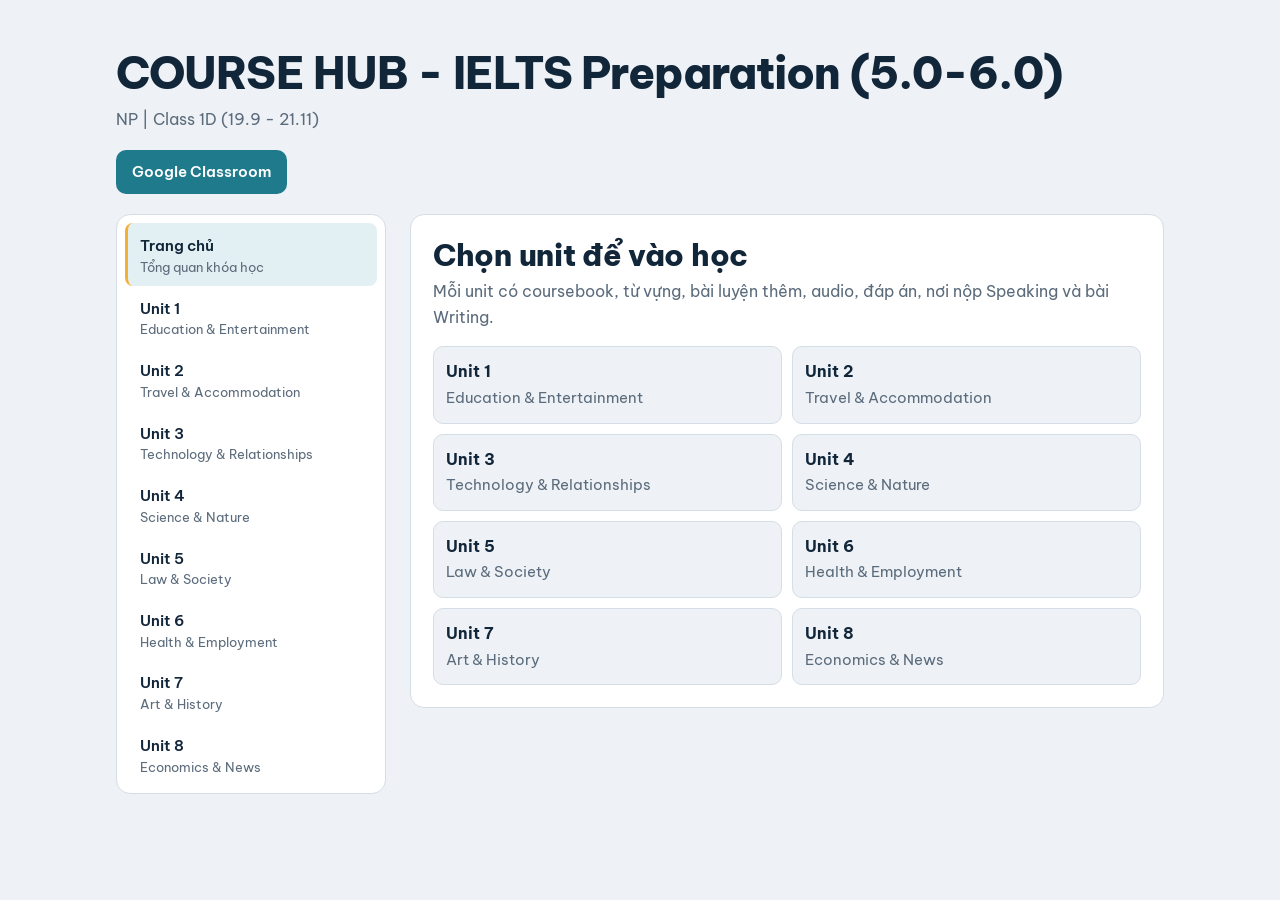
<file: index.html>
<!DOCTYPE html>
<html lang="vi">
<head>
<meta charset="utf-8">
<meta name="viewport" content="width=device-width, initial-scale=1, viewport-fit=cover">
<title>COURSE HUB - IELTS Preparation (5.0-6.0)</title>
<link rel="preconnect" href="https://fonts.googleapis.com">
<link href="https://fonts.googleapis.com/css2?family=Be+Vietnam+Pro:wght@400;500;600;700;800&display=swap" rel="stylesheet">
<link rel="stylesheet" href="style.css">
</head>
<body>
<div class="wrap">
<header>
<h1>COURSE HUB - IELTS Preparation (5.0-6.0)</h1>
<p>NP | Class 1D (19.9 - 21.11)</p>
<div class="top" id="top"></div>
</header>
<div class="layout">
<nav id="nav" aria-label="Danh sách unit"></nav>
<main id="main"></main>
</div>
<p class="foot" id="footTm" hidden><button id="tm">Chế độ canh thời gian (giáo viên)</button></p>
</div>
<script src="config.js"></script>
<script src="common.js"></script>
</body>
</html>
</file>
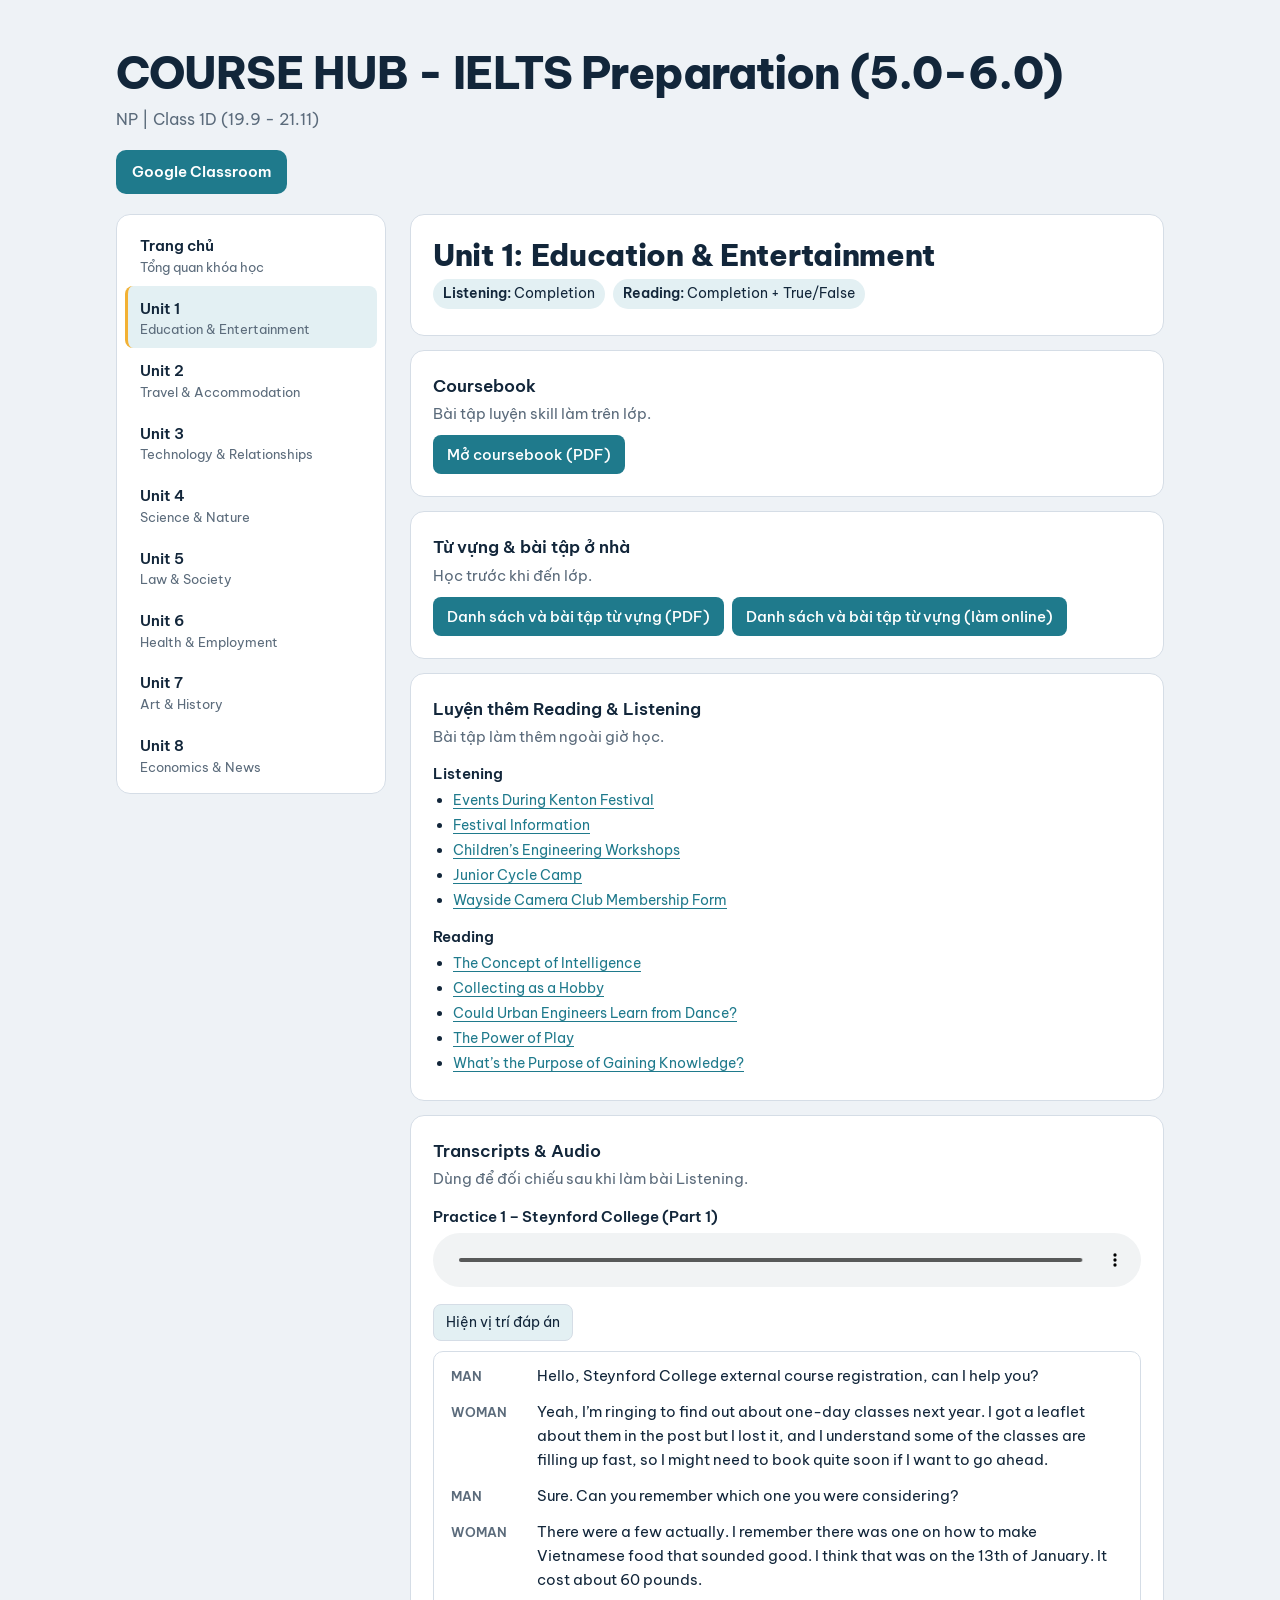
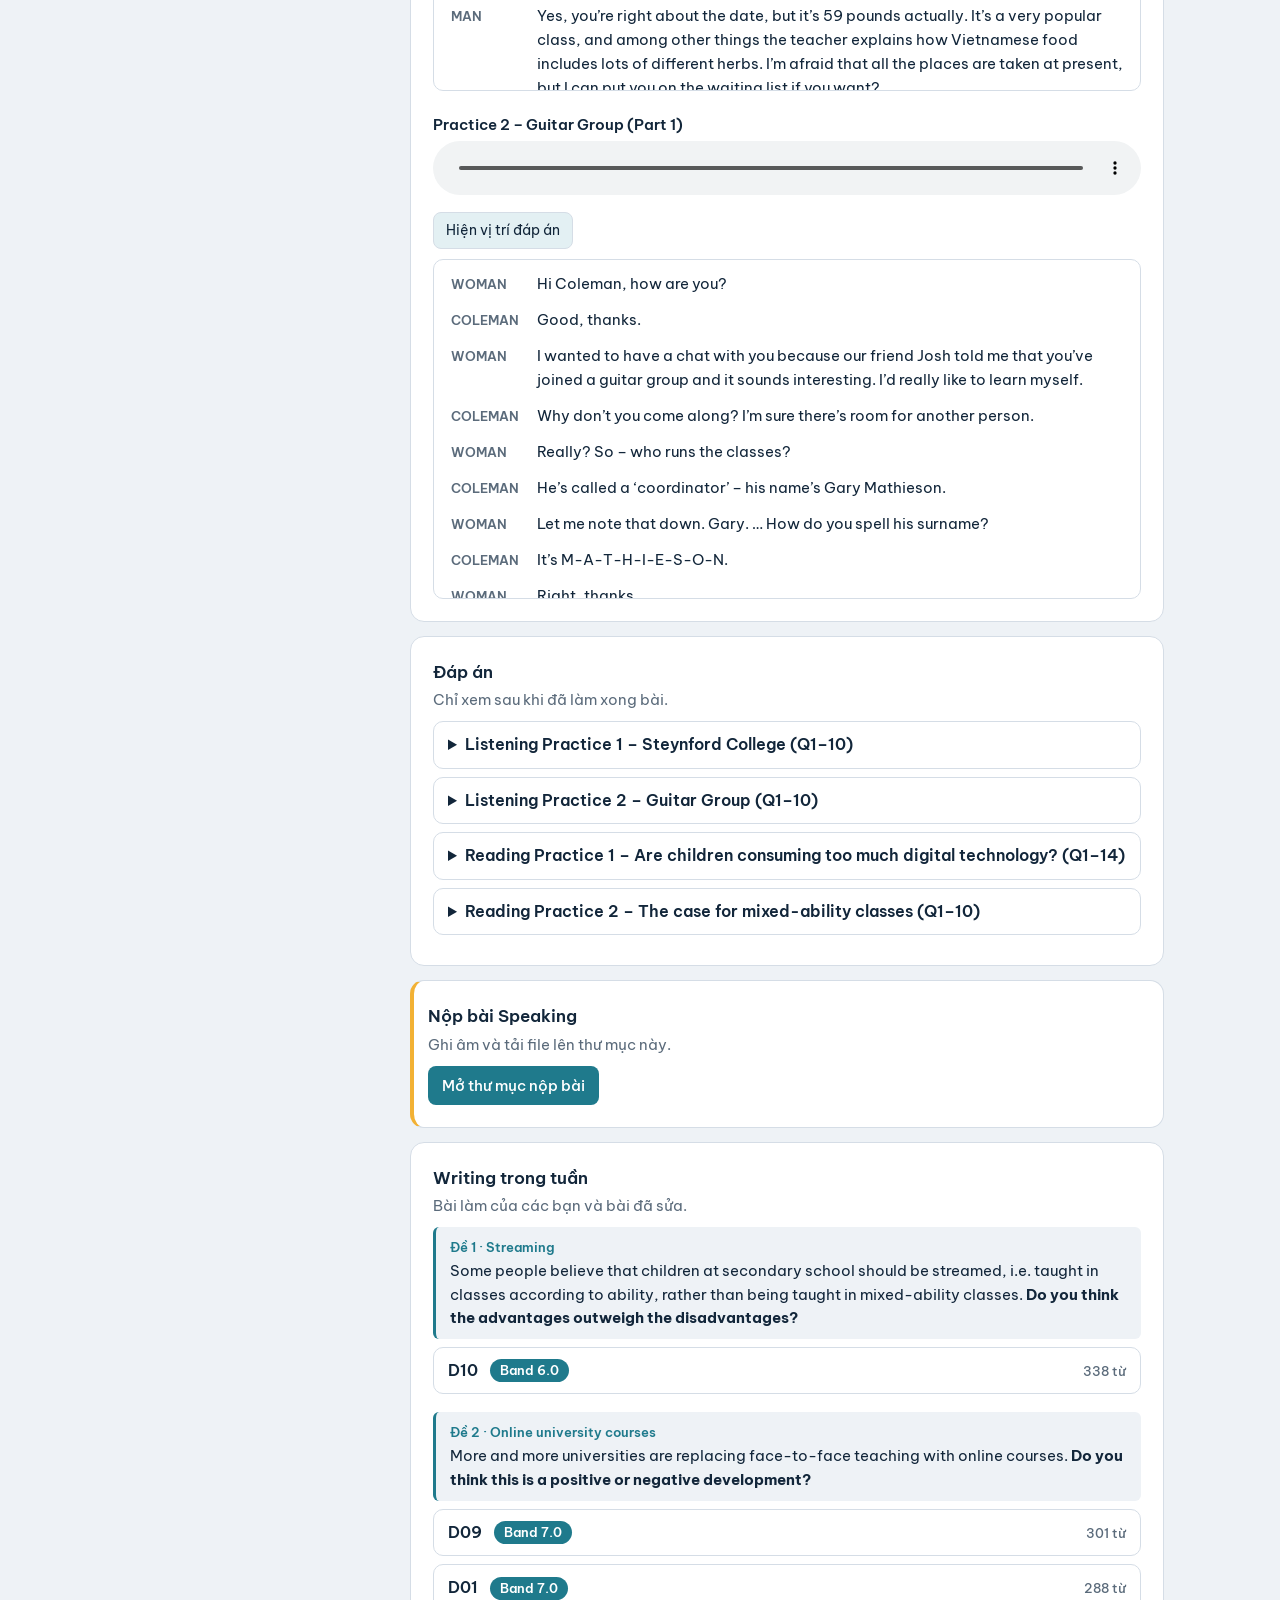
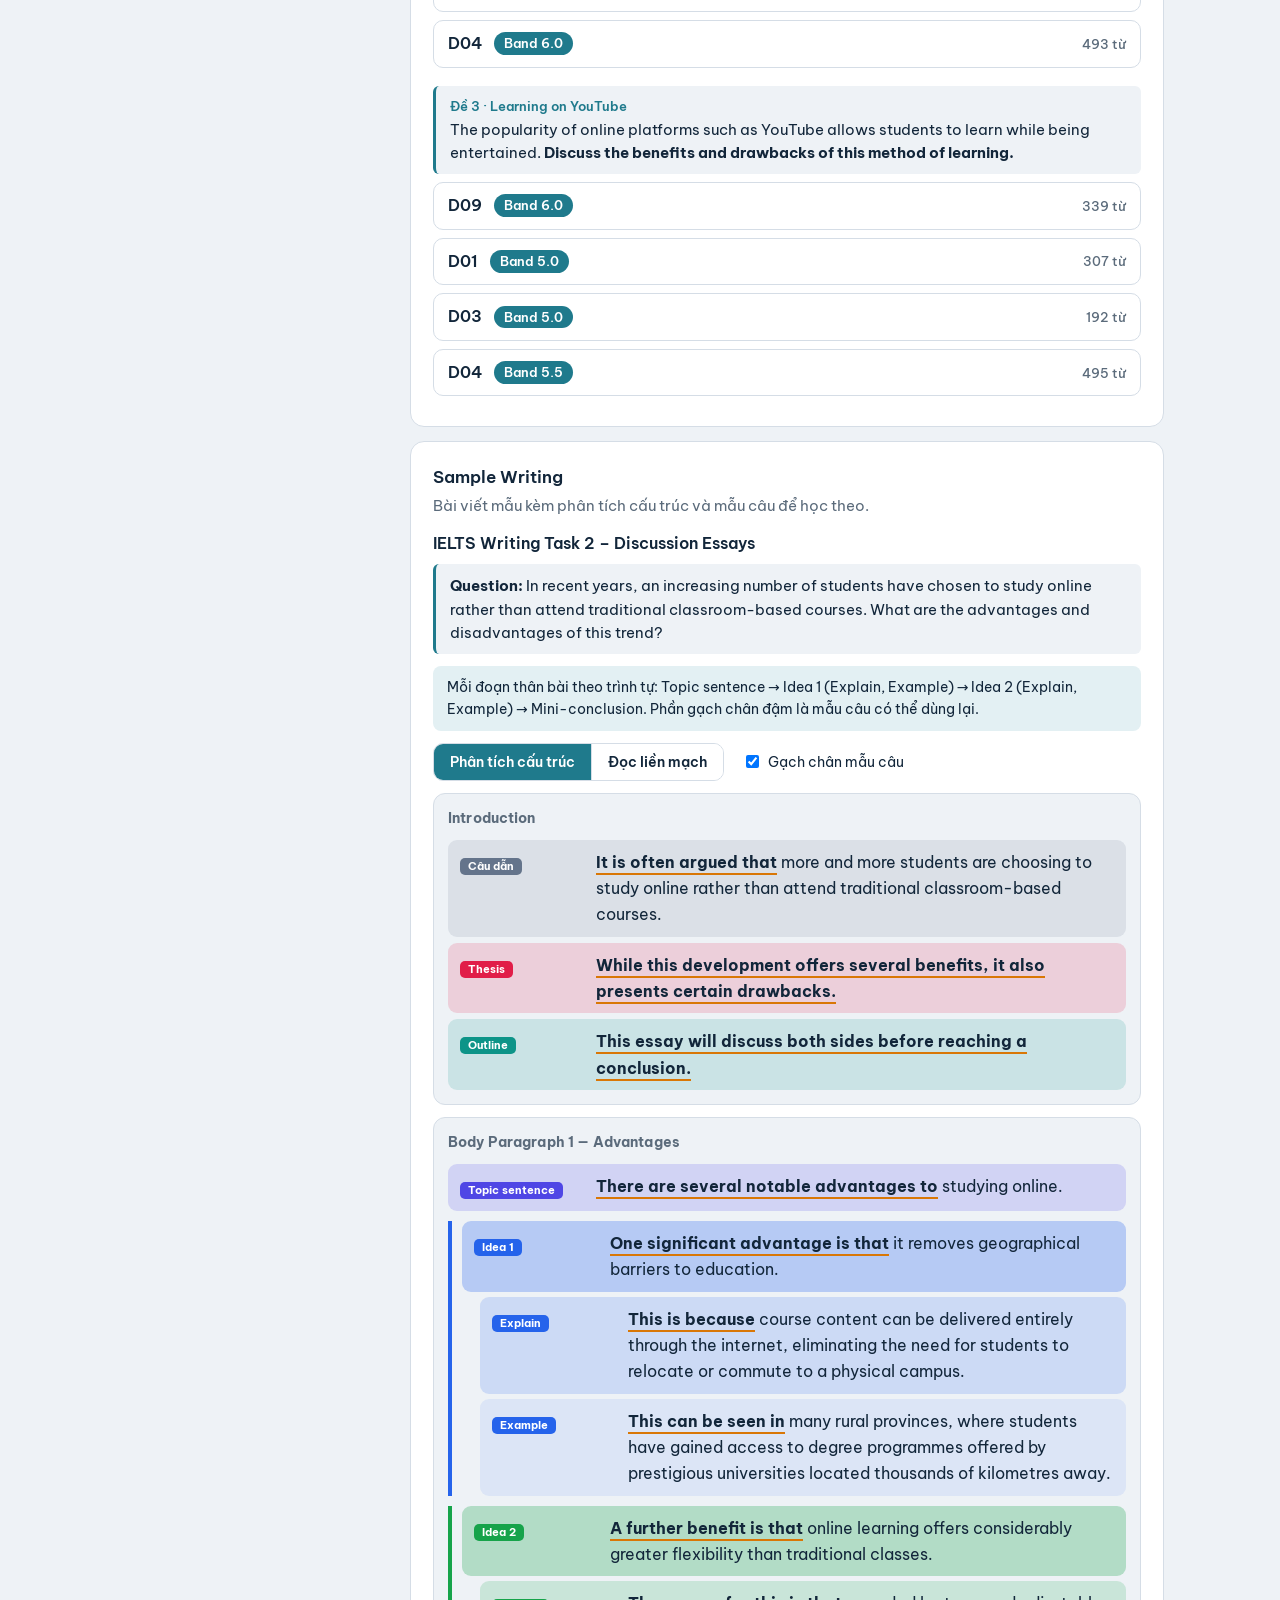
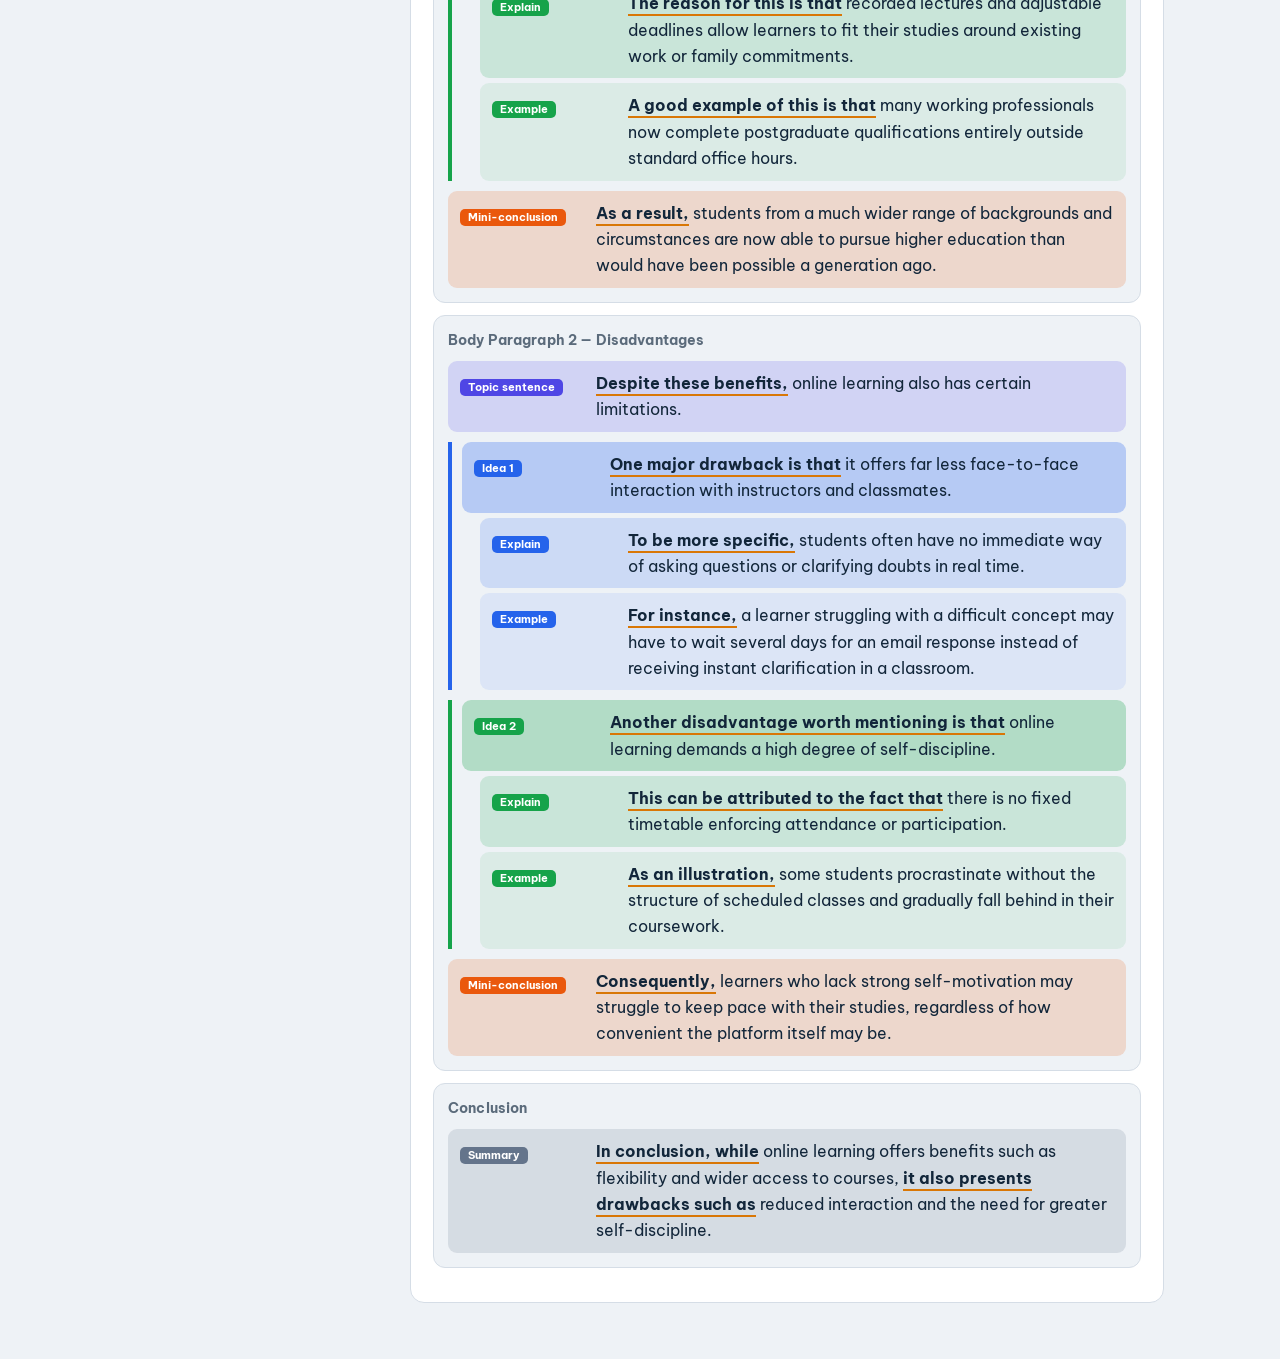
<file: unit1.html>
<!DOCTYPE html>
<html lang="vi">
<head>
<meta charset="utf-8">
<meta name="viewport" content="width=device-width, initial-scale=1, viewport-fit=cover">
<title>Unit 1 – Education & Entertainment | COURSE HUB</title>
<link rel="preconnect" href="https://fonts.googleapis.com">
<link href="https://fonts.googleapis.com/css2?family=Be+Vietnam+Pro:wght@400;500;600;700;800&display=swap" rel="stylesheet">
<link rel="stylesheet" href="style.css">
</head>
<body>
<div class="wrap">
<header>
<h1>COURSE HUB - IELTS Preparation (5.0-6.0)</h1>
<p>NP | Class 1D (19.9 - 21.11)</p>
<div class="top" id="top"></div>
</header>
<div class="layout">
<nav id="nav" aria-label="Danh sách unit"></nav>
<main id="main"></main>
</div>
<p class="foot" id="footTm" hidden><button id="tm">Chế độ canh thời gian (giáo viên)</button></p>
</div>
<script src="config.js"></script>
<script>
/* ===== DỮ LIỆU UNIT 1: chỉ sửa file này khi cập nhật unit này ===== */
window.UNIT = {
 "n": 1,
 "links": {
  "coursebook": [
   "/_blob/unit1-coursebook"
  ],
  "vocab": [
   "/_blob/unit1-vocabulary",
   "unit1/vocab-exercises.html"
  ],
  "audio": [
   "",
   "",
   ""
  ],
  "speaking": [
   "https://drive.google.com/drive/folders/13E4gF1tbZfbGMxSO8u7Chf6Ht6XLhfFZ?usp=sharing"
  ]
 },
 "practiceL": [
  {
   "t": "Listening: Events During Kenton Festival",
   "u": "https://e-learning.youpass.vn/practice/listening/2079"
  },
  {
   "t": "Listening: Festival Information",
   "u": "https://e-learning.youpass.vn/practice/listening/7460"
  },
  {
   "t": "Listening: Children’s Engineering Workshops",
   "u": "https://e-learning.youpass.vn/practice/listening/7447"
  },
  {
   "t": "Listening: Junior Cycle Camp",
   "u": "https://e-learning.youpass.vn/practice/listening/7439"
  },
  {
   "t": "Listening: Wayside Camera Club Membership Form",
   "u": "https://e-learning.youpass.vn/practice/listening/7407"
  }
 ],
 "practiceR": [
  {
   "t": "Reading: The Concept of Intelligence",
   "u": "https://e-learning.youpass.vn/practice/reading/7315"
  },
  {
   "t": "Reading: Collecting as a Hobby",
   "u": "https://e-learning.youpass.vn/practice/reading/7345"
  },
  {
   "t": "Reading: Could Urban Engineers Learn from Dance?",
   "u": "https://e-learning.youpass.vn/practice/reading/7307"
  },
  {
   "t": "Reading: The Power of Play",
   "u": "https://e-learning.youpass.vn/practice/reading/7314"
  },
  {
   "t": "Reading: What’s the Purpose of Gaining Knowledge?",
   "u": "https://e-learning.youpass.vn/practice/reading/7343"
  }
 ],
 "writing": [
  {
   "topic": "Some people believe that children at secondary school should be streamed, i.e. taught in classes according to ability, rather than being taught in mixed-ability classes.",
   "ask": "Do you think the advantages outweigh the disadvantages?",
   "short": "Streaming",
   "candidates": [
    {
     "name": "D10",
     "essay": [
      "In secondary school, education is very important for every student. Today, many people discuss how schools should divide their classrooms. Some people think that schools should put students into different classes based on how smart or fast they learn. Other people think that all students should study together in the same classroom. In my opinion, putting students into different classes has more benefits and drawbacks.",
      "On the one hand, grouping students by ability provides some advantages. Firstly, teachers can easily adapt their teaching methods to suit the necessity for each class. For instance, when teaching a class full of students with poor study skills, the teacher can speak slowly and explain easy things many times so everyone can understand. Secondly, fast learners don’t have to wait for slow learners, they can learn new and difficult topic quickly without any trouble and getting bored during class time.",
      "On the other hand, this stye of learning brings several problems for students. The first problem is that it makes students with poor study skills feel very bad about themselves. When students are placed in low classes, they may feel sad, embarrased and they even think they are not smart. Because of this, they lose their hope and stop trying to study hard. The second problem is that students can not help each other. In mixed classes, some good students often help weak stduents with difficult problem or homework. This helps weak students learn better and helps good students become kind friends. However, if we separate them, a lot of weak students cannot learn how to work together. From this, some students cannot even understand what they are trying to do in group projects or some group activites in class and this would make it harder to help each other.",
      "At the end, seperating students by abilities can helps teachers explain lessons easily but it also hurts students’ feelings and stops them from making friends and hard-working. Therefore, I believe that the drawbacks of this idea are much bigger then the benefits."
     ],
     "scores": {
      "tr": 6,
      "cc": 6,
      "lr": 6,
      "gra": 6
     },
     "feedback": {
      "tr": {
       "text": "The essay answers the question: it weighs advantages (teaching adapted to each class, fast learners not held back) against disadvantages (lower self-esteem and motivation for weaker students, loss of peer support) and concludes that the drawbacks outweigh the benefits. However, the position is unclear until the conclusion: the introduction says streaming ‘has more benefits and drawbacks’, which does not answer the question. Ideas are relevant but stay general — the examples are hypothetical (‘speak slowly and explain easy things’) and there are no real-world examples — and the last sentences of the third paragraph are hard to follow. The opening statement that education is very important adds nothing.",
       "descriptor": "“A position is presented that is directly relevant to the prompt, although the conclusions drawn may be unclear, unjustified or repetitive.”"
      },
      "cc": {
       "text": "The four-paragraph structure (introduction, advantages, disadvantages, conclusion) is clear, and the argument moves logically between the two sides with suitable markers (On the one hand, Firstly, For instance, On the other hand, However, Therefore). Cohesion is sometimes mechanical or faulty: ‘fast learners don’t have to wait for slow learners, they can learn...’ is a comma splice; ‘From this, some students cannot even understand...’ does not follow clearly from the previous sentence; ‘At the end’ is not the usual concluding phrase; and ‘students’, ‘weak students’ and ‘help each other’ are repeated rather than varied with pronouns or synonyms.",
       "descriptor": "“Cohesive devices are used to some good effect but cohesion within and/or between sentences may be faulty or mechanical due to misuse, overuse or omission.”"
      },
      "lr": {
       "text": "The vocabulary is adequate for the topic (ability, adapt teaching methods, fast learners, group projects, drawbacks) and the meaning is clear throughout, but the range is restricted and imprecise: ‘feel very bad about themselves’, ‘explain easy things’, ‘kind friends’, ‘lose their hope’, ‘the necessity for each class’ and ‘hard-working’ used as a noun. Words such as students, help, weak and learn are repeated often. There are several spelling errors (stye, embarrased, stduents, activites, seperating) but they do not impede meaning.",
       "descriptor": "“The meaning is generally clear in spite of a rather restricted range or a lack of precision in word choice.”"
      },
      "gra": {
       "text": "A mix of simple and complex sentences is used, and many are accurate (when/if clauses, so-clauses, ‘help weak students with...’). Accuracy falls in longer sentences: a comma splice; missing plurals (topic, problem, stduents); faulty parallelism (‘feel sad, embarrased and they even think’, ‘without any trouble and getting bored’, ‘making friends and hard-working’); ‘can helps’; ‘can not’; ‘then’ for ‘than’. About half the sentences contain an error, but the errors rarely stop the reader from understanding. This is borderline Band 5/6.",
       "descriptor": "“Errors in grammar and punctuation occur, but rarely impede communication.”"
      }
     },
     "errors": [
      {
       "orig": "In secondary school, education is very important for every student. Today, many people discuss how schools should divide their classrooms.",
       "fix": "In many countries, there is an ongoing debate about how secondary schools should organise their classes.",
       "note": "Mở bài chung chung, không thêm thông tin; nên vào thẳng vấn đề tranh luận. ‘Classrooms’ → ‘classes’"
      },
      {
       "orig": "Some people think that schools should put students into different classes based on how smart or fast they learn.",
       "fix": "Some people argue that schools should stream students into different classes according to their ability.",
       "note": "Diễn đạt thiếu chính xác (‘how smart or fast they learn’); nên dùng ‘ability’"
      },
      {
       "orig": "In my opinion, putting students into different classes has more benefits and drawbacks.",
       "fix": "In my opinion, the disadvantages of streaming outweigh the advantages.",
       "note": "Quan điểm chưa rõ và chưa trả lời câu hỏi; cần nêu rõ bên nào mạnh hơn"
      },
      {
       "orig": "teachers can easily adapt their teaching methods to suit the necessity for each class.",
       "fix": "teachers can easily adapt their teaching methods to suit the needs of each class.",
       "note": "Chọn từ: ‘necessity’ → ‘needs’"
      },
      {
       "orig": "the teacher can speak slowly and explain easy things many times so everyone can understand.",
       "fix": "the teacher can speak slowly and repeat basic concepts several times so that everyone can follow.",
       "note": "Từ vựng thiếu chính xác (‘easy things’); dùng ‘so that’ để chỉ mục đích"
      },
      {
       "orig": "Secondly, fast learners don’t have to wait for slow learners, they can learn new and difficult topic quickly without any trouble and getting bored during class time.",
       "fix": "Secondly, fast learners do not have to wait for slower classmates, so they can learn new and difficult topics quickly without getting bored in class.",
       "note": "Lỗi nối hai câu bằng dấu phẩy (comma splice); ‘topics’ phải ở số nhiều; cấu trúc song song sai; ‘slow learners’ nghe tiêu cực"
      },
      {
       "orig": "this stye of learning brings several problems for students.",
       "fix": "this style of learning brings several problems for students.",
       "note": "Lỗi chính tả: stye → style"
      },
      {
       "orig": "it makes students with poor study skills feel very bad about themselves.",
       "fix": "it damages the self-esteem of students with weaker academic skills.",
       "note": "Dùng từ chính xác hơn thay cho ‘feel very bad about themselves’"
      },
      {
       "orig": "they may feel sad, embarrased and they even think they are not smart.",
       "fix": "they may feel sad and embarrassed, and some even believe that they are not clever enough.",
       "note": "Lỗi chính tả (embarrassed); cấu trúc song song"
      },
      {
       "orig": "they lose their hope and stop trying to study hard.",
       "fix": "they lose hope and stop trying to study hard.",
       "note": "‘Lose hope’ không dùng sở hữu cách"
      },
      {
       "orig": "students can not help each other.",
       "fix": "students lose the opportunity to support each other.",
       "note": "‘can not’ → ‘cannot’; ý rõ hơn khi diễn đạt là mất cơ hội"
      },
      {
       "orig": "some good students often help weak stduents with difficult problem or homework.",
       "fix": "some strong students often help weaker students with difficult problems or homework.",
       "note": "Lỗi chính tả (stduents); ‘problems’ phải ở số nhiều"
      },
      {
       "orig": "This helps weak students learn better and helps good students become kind friends.",
       "fix": "This helps weaker students learn better and teaches stronger students to be patient and supportive.",
       "note": "‘Kind friends’ mơ hồ; nên nói rõ học sinh giỏi được lợi gì"
      },
      {
       "orig": "However, if we separate them, a lot of weak students cannot learn how to work together.",
       "fix": "However, if students are separated, weaker students miss the chance to learn how to cooperate with others.",
       "note": "Chưa rõ nghĩa: làm việc cùng với ai?"
      },
      {
       "orig": "From this, some students cannot even understand what they are trying to do in group projects or some group activites in class and this would make it harder to help each other.",
       "fix": "As a result, some students may struggle in group projects or class activities, which makes it even harder for them to support one another.",
       "note": "Câu dài thiếu ngắt (run-on) và logic chưa rõ; lỗi chính tả (activities); nối mệnh đề bằng ‘which’"
      },
      {
       "orig": "At the end, seperating students by abilities can helps teachers explain lessons easily but it also hurts students’ feelings and stops them from making friends and hard-working.",
       "fix": "In conclusion, separating students by ability may help teachers deliver lessons more easily, but it also hurts students’ feelings and prevents them from making friends and developing a strong work ethic.",
       "note": "‘At the end’ → ‘In conclusion’; lỗi chính tả (separating); ‘can helps’ → ‘can help’; ‘hard-working’ là tính từ, không phải danh từ"
      },
      {
       "orig": "I believe that the drawbacks of this idea are much bigger then the benefits.",
       "fix": "I believe that the drawbacks of this system are much greater than the benefits.",
       "note": "‘then’ → ‘than’; ‘bigger’ → ‘greater’"
      }
     ]
    }
   ]
  },
  {
   "topic": "More and more universities are replacing face-to-face teaching with online courses.",
   "ask": "Do you think this is a positive or negative development?",
   "short": "Online university courses",
   "candidates": [
    {
     "name": "D09",
     "essay": [
      "The development of technology has changed education. Thus, an increasing number of universities are offering online courses instead of traditional classroom lessons. Although this approach provides several benefits, I believe that it is a negative development overall because it can reduce social interaction and negatively affect students’ learning habits .",
      "In contrast, online learning offers several advantages to university students. Firstly, it allows learners to study from almost anywhere, which saves both time and money. For example, students who live far away from their universities do not need to travel long distances to attend classes. In addition, online platforms provide recorded lessons that students can pause, rewind and rewatch whenever necessary. This is particularly useful for those who need more time to understand difficult subjects. Therefore, online education can make learning more flexible and convenient.",
      "Despite positive development, I believe that replacing face-to-face teaching with online courses can cause several problems. One significant downside is the lack of direct interaction between students and teachers. In traditional classrooms, learners can ask questions immediately, participate in group discussions and receive direct feedback. These activities help them develop communication and teamwork skills. However, online classes may make such interactions less natural and effective. Another concern is that students may become easily distracted by social media, online games or other websites while studying. Spending too much time in front of a screen can also reduce their physical activity and affect their daily routines. As a result, some students may find it difficult to remain focused and maintain their academic performance.",
      "In conclusion, although online courses provide greater flexibility and help students develop digital skills, I believe that replacing traditional classroom teaching entirely is a negative development. Universities should combine online learning with face-to-face lessons to provide students with a more balanced and effective educational experience."
     ],
     "scores": {
      "tr": 7,
      "cc": 7,
      "lr": 7,
      "gra": 7
     },
     "feedback": {
      "tr": {
       "text": "A clear position (negative overall) is stated in the introduction and sustained to the conclusion, and both sides are addressed. The main arguments — reduced interaction and feedback, distraction, and the benefits of flexibility — are extended with relevant detail (asking questions immediately, group discussion, teamwork skills). Support tends to be general rather than precise: ‘online classes may make such interactions less natural and effective’ is asserted without explanation, the physical-activity point is thin, ‘saves both time and money’ is unsupported, and the conclusion narrows the issue to replacing teaching ‘entirely’, which the question does not state.",
       "descriptor": "“Main ideas are extended and supported but there may be a tendency to over-generalise or there may be a lack of focus and precision in supporting ideas/material.”"
      },
      "cc": {
       "text": "Information is logically organised with a clear progression: opinion in the introduction, one advantages paragraph, one disadvantages paragraph, and a conclusion that restates the position and adds a recommendation. A range of linkers and reference is used (Firstly, In addition, However, Another concern, ‘such interactions’, ‘these activities’, ‘those who’). Minor lapses: ‘In contrast’ opens the first body paragraph with little to contrast against, ‘Despite positive development’ is an awkward bridge, and ‘Therefore’ / ‘As a result’ are used as formulaic paragraph endings.",
       "descriptor": "“A range of cohesive devices including reference and substitution is used flexibly but with some inaccuracies or some over/under use.”"
      },
      "lr": {
       "text": "Vocabulary is sufficient to express ideas with some precision and natural collocation: ‘recorded lessons’, ‘pause, rewind and rewatch’, ‘lack of direct interaction’, ‘significant downside’, ‘maintain their academic performance’, ‘daily routines’. There are almost no spelling or word-formation errors. What holds this at 7 rather than 8 is the limited use of less common or idiomatic items and some repetition of ‘online’, ‘students’ and ‘learning’.",
       "descriptor": "“The resource is sufficient to allow some flexibility and precision... There is some ability to use less common and/or idiomatic items.”"
      },
      "gra": {
       "text": "A variety of complex structures is used with some flexibility: relative clauses (‘students who live far away’, ‘lessons that students can pause’), concession (‘Although this approach...’), a gerund subject (‘Spending too much time...’) and ‘which’ clauses. Error-free sentences are frequent. Errors are few: ‘Despite positive development’ lacks a determiner, there is a stray space before a full stop (‘habits .’), and the range is solid but not yet wide enough (few passives, conditionals or inversions) for Band 8.",
       "descriptor": "“A variety of complex structures is used with some flexibility and accuracy... error-free sentences are frequent.”"
      }
     },
     "errors": [
      {
       "orig": "...negatively affect students’ learning habits .",
       "fix": "...negatively affect students’ learning habits.",
       "note": "Thừa dấu cách trước dấu chấm"
      },
      {
       "orig": "In contrast, online learning offers several advantages to university students.",
       "fix": "Nevertheless, online learning does offer several advantages to university students.",
       "note": "Từ nối: ‘In contrast’ không có gì để đối lập; dùng ý nhượng bộ sẽ hợp với quan điểm đã nêu"
      },
      {
       "orig": "Despite positive development, I believe that...",
       "fix": "Despite these advantages, I believe that...",
       "note": "Thiếu từ hạn định (determiner); tham chiếu chưa rõ"
      },
      {
       "orig": "...which saves both time and money.",
       "fix": "...which saves both time and money, since students avoid commuting and accommodation costs.",
       "note": "Nhận định chưa có căn cứ — cần thêm lý do"
      },
      {
       "orig": "However, online classes may make such interactions less natural and effective.",
       "fix": "However, online classes may make such interactions less natural and effective, because students cannot read body language or respond spontaneously through a screen.",
       "note": "Khái quát quá mức — cần giải thích vì sao"
      },
      {
       "orig": "...reduce their physical activity and affect their daily routines.",
       "fix": "...reduce their physical activity and disrupt their sleep and study routines.",
       "note": "Diễn đạt mơ hồ (‘affect daily routines’)"
      },
      {
       "orig": "...I believe that replacing traditional classroom teaching entirely is a negative development.",
       "fix": "...I believe that the growing replacement of face-to-face teaching with online courses is a negative development.",
       "note": "Quan điểm bị lệch: đề bài không nói ‘entirely’"
      }
     ]
    },
    {
     "name": "D01",
     "essay": [
      "Nowadays, virtual classes are rapidly replacing conventional face-to-face lectures in many universities worldwide. Each of these has different benefits and drawbacks that need to analysize.",
      "Online courses have many advantages for university students. First, students can study more conveniently because they do not need to travel to university every day. For example, they can attend classes at home, which helps them save time and transportation costs. In addition, online learning provides students with a wide range of educational resources, such as recorded lectures, online documents, and interactive websites. These materials allow students to review lessons and improve their knowledge more easily. More importantly, online courses offer greater flexibility, allowing students to manage their study schedules and develop independent learning skills. As a result, they can become more responsible for their own education.",
      "On the other hand, there are some disadvantages of online learning. One of the main problems is that students may become less motivated when studying at home. Without direct supervision from teachers, they may be easily distracted by social media, games, or other online activities. Moreover, online courses reduce face-to-face communication between students and lecturers. As a result, students may find it more difficult to ask questions, discuss ideas, and develop social skills. Another problem is that spending long hours in front of computer screens can negatively affect students’ physical and mental health. For example, they may experience eye strain, tiredness, and a lack of physical activity.",
      "In conclusion, replacing face-to-face lessons with online courses offers several benefits, such as flexibility, convenience, and access to learning resources. However, it can also lead to a lack of motivation, limited social interaction, and health problems. Therefore, universities should find a balance between online learning and traditional classroom lessons."
     ],
     "scores": {
      "tr": 6,
      "cc": 7,
      "lr": 7,
      "gra": 7
     },
     "feedback": {
      "tr": {
       "text": "Both advantages (convenience, resources, flexibility, independent learning) and disadvantages (reduced motivation, limited interaction, health effects) are covered with relevant, reasonably developed ideas and concrete details such as distraction by social media and eye strain. The weakness is position. The question asks whether this is a positive or negative development, but the introduction states only that each approach has benefits and drawbacks, and the balanced view appears for the first time in the conclusion, where it is not developed (what would a ‘balance’ look like?). Support for each point is also fairly general.",
       "descriptor": "“A position is presented that is directly relevant to the prompt, although the conclusions drawn may be unclear, unjustified or repetitive.”"
      },
      "cc": {
       "text": "Paragraphing is clear (introduction, advantages, disadvantages, conclusion), with topic sentences and logical sequencing inside each paragraph. A good range of cohesive devices and reference is used (First, For example, In addition, On the other hand, Moreover, ‘these materials’, ‘Another problem’). Lapses are minor: ‘As a result’ is used twice as a formulaic link, ‘Each of these’ in the introduction has an unclear referent, and ‘More importantly’ flags a point that is not clearly more important.",
       "descriptor": "“A range of cohesive devices including reference and substitution is used flexibly but with some inaccuracies or some over/under use.”"
      },
      "lr": {
       "text": "Vocabulary is sufficient for precise expression and collocations are mostly natural: ‘recorded lectures’, ‘direct supervision’, ‘independent learning skills’, ‘eye strain’, ‘lack of motivation’, ‘limited social interaction’. Spelling and word formation are largely accurate; the only recurring error is ‘analysize’. Less common or idiomatic items are limited and some phrases are generic (‘many advantages’, ‘a wide range of educational resources’), so this is a lower Band 7 and does not reach Band 8.",
       "descriptor": "“The resource is sufficient to allow some flexibility and precision... There are only a few errors in spelling and/or word formation.”"
      },
      "gra": {
       "text": "A variety of complex structures is used accurately: participial clauses (‘allowing students to manage...’), relative clauses, a fronted prepositional phrase (‘Without direct supervision from teachers, they may be...’), a gerund subject (‘spending long hours... can negatively affect’) and ‘such as’ lists. Most sentences are error-free. The main error is the missing passive in ‘need to analysize’ (should be ‘need to be analysed’). The range is solid but not wide (few conditionals, passives or inversions), so it stays at Band 7.",
       "descriptor": "“A variety of complex structures is used with some flexibility and accuracy... error-free sentences are frequent.”"
      }
     },
     "errors": [
      {
       "orig": "...that need to analysize.",
       "fix": "...that need to be analysed.",
       "note": "Thiếu thể bị động; lỗi chính tả"
      },
      {
       "orig": "Each of these has different benefits and drawbacks...",
       "fix": "Each of these approaches has its own benefits and drawbacks, but on balance I believe this is a positive development if some in-person teaching is kept.",
       "note": "Từ được nhắc đến chưa rõ chỉ gì; phần mở bài chưa nêu quan điểm"
      },
      {
       "orig": "More importantly, online courses offer greater flexibility...",
       "fix": "Furthermore, online courses offer greater flexibility...",
       "note": "‘More importantly’ báo hiệu một thứ tự quan trọng mà đoạn văn chưa chứng minh"
      },
      {
       "orig": "As a result, students may find it more difficult to ask questions...",
       "fix": "Consequently, students may find it more difficult to ask questions...",
       "note": "‘As a result’ bị lặp trong bài — nên đa dạng hóa từ nối"
      },
      {
       "orig": "These materials allow students to review lessons and improve their knowledge more easily.",
       "fix": "These materials allow students to review lessons at their own pace and deepen their understanding.",
       "note": "Diễn đạt mơ hồ; cần cụ thể hơn"
      },
      {
       "orig": "Therefore, universities should find a balance between online learning and traditional classroom lessons.",
       "fix": "Therefore, universities should adopt a blended model, such as online lectures combined with in-person seminars.",
       "note": "Quan điểm chỉ xuất hiện ở đây — hãy nêu cụ thể và đưa lên sớm hơn"
      }
     ]
    },
    {
     "name": "D04",
     "essay": [
      "Nowadays, there is an increasing of universities using online courses instead of face-to-face teaching. From my perspective, this is a negative development.",
      "We have to admit that online courses also bring back many advantages. First and foremost, when you find difficulties in your homeworks, you can use apps or websites to solve it easier and do not have to wait for a long time. Secondly, study online makes your daily life more convenient, you can learn in anywhere, anyplace and choose the lessons base on your schedule, just need to access the network. This method will reduce the time for commute demand. Many digitals tools create an eye-opening experience, which equip them with a useful tool for the future. The developments of technologies are more modern, it can help our lives more convenient and progressive both in work and in study. In addition, online platforms can manage a mixed-ability class because students can pause, rewind or even rewatch the recorded lessons if they are busy or want to watch a second time to understand the lessons better. Moreover, students can learn at their own pace, regardless of different intelligent structure between individuals because of the diversity classes for all levels, you just have to choose the most suitable with your standard. Despite of these clear benefits, this changing also brings several notable drawbacks.",
      "The most significant disadvantages we can see is users can get addicted to the technology. Overuse for tasks and entertainment can lead learners to lose autonomy in daily life responsibilities. We do not deny many interesting online causes bring to us, it will also a double-edged sword which can do harm for you if you do not know how to control time for entertainment. Secondly, spending long hours on the digital devices often contribute to have no time for healthy habits. For instance, instead of going outside for a walk, cycling, go to the gym, playing sports, you spend many hours just to sit in front of the screen. It can cause you many problems about your eyes, your backbones, especially your mental health, too. Thirdly, when you study online, educators are unable to regulate students’s online activity, they may turn on another screen, another tab for watching films, playing games, while the teacher is lecturing. Lecturers can not manipulate their attention to the lecture because there are many things to get distractive. Therefore, it will have a negative impact on learning progress, wasting student and teachers’s time but do not have any efficiency. As a result, these negative consequences can pose serious threats to online platforms.",
      "In conclusion, while online classes bring about many merits which help students more convenient in study, there are also many significant drawbacks. I believe that this is overall a negative development for society. If this trend continues, it could lead to severe consequences for the education system in the future. Students and both schools must have a clear awareness and take action reasonably."
     ],
     "scores": {
      "tr": 6,
      "cc": 6,
      "lr": 6,
      "gra": 5
     },
     "feedback": {
      "tr": {
       "text": "A clear position (a negative development) is stated in the introduction and repeated in the conclusion. Both sides are discussed, and the three drawbacks (addiction, health, lack of supervision) are relevant and illustrated with details such as students opening other tabs during a lecture. This is borderline Band 6/7: the concession paragraph is longer than the paragraph supporting the writer’s own position, several ideas are unclear because of the wording (‘intelligent structure’, ‘diversity classes’, ‘online causes’), and the conclusion makes a general claim about ‘severe consequences’ without saying what they are.",
       "descriptor": "“A position is presented that is directly relevant to the prompt, although the conclusions drawn may be unclear, unjustified or repetitive.”"
      },
      "cc": {
       "text": "The four-paragraph structure gives a clear overall progression (opinion, advantages, drawbacks, conclusion), with well-chosen linkers (First and foremost, Secondly, In addition, Moreover, Despite…, Thirdly, Therefore, As a result, In conclusion). Cohesion is faulty at sentence level: many sentences are joined by commas (‘study online makes your daily life more convenient, you can learn...’), pronouns shift between ‘you’, ‘they’ and ‘students’, and the first body paragraph is overloaded with five separate ideas.",
       "descriptor": "“Cohesive devices are used to some good effect but cohesion within and/or between sentences may be faulty or mechanical due to misuse, overuse or omission.”"
      },
      "lr": {
       "text": "The vocabulary is wide enough to express the ideas and includes good topic items (mixed-ability class, pause, rewind or rewatch, eye-opening experience, double-edged sword, commute, pose serious threats, regulate). It is used with more inaccuracy than a Band 7 response: ‘bring back many advantages’, ‘online causes’, ‘different intelligent structure’, ‘diversity classes’, ‘manipulate their attention’, ‘get distractive’, ‘commute demand’, and possessive errors (students’s, teachers’s). The meaning is generally clear, but a few phrases are unclear.",
       "descriptor": "“If the writer is a risk-taker, there will be a wider range of vocabulary used but higher degrees of inaccuracy or inappropriacy.”"
      },
      "gra": {
       "text": "Complex structures are attempted often (relative clauses, because-clauses, ‘regardless of’, ‘instead of’ + gerund), but accuracy is low. Recurrent errors: comma splices; missing or wrong verbs (‘it will also a double-edged sword’, ‘contribute to have’, ‘do not have any efficiency’); agreement (‘disadvantages... is’, ‘which equip’); countable and uncountable nouns (‘homeworks’); parallel structure (‘going…, cycling, go to the gym, playing’); and ‘Despite of’. Most meaning survives, but several sentences cause difficulty for the reader.",
       "descriptor": "“Although complex sentences are attempted, they tend to be faulty... Grammatical errors may be frequent and cause some difficulty for the reader.”"
      }
     },
     "errors": [
      {
       "orig": "there is an increasing of universities using online courses instead of face-to-face teaching.",
       "fix": "an increasing number of universities are using online courses instead of face-to-face teaching.",
       "note": "Cụm danh từ: ‘an increasing number of universities’ + động từ số nhiều"
      },
      {
       "orig": "We have to admit that online courses also bring back many advantages.",
       "fix": "We have to admit that online courses also bring many advantages.",
       "note": "‘Bring back’ nghĩa là ‘trả lại’; dùng ‘bring’"
      },
      {
       "orig": "First and foremost, when you find difficulties in your homeworks, you can use apps or websites to solve it easier and do not have to wait for a long time.",
       "fix": "First and foremost, when students have difficulty with their homework, they can use apps or websites to solve problems more easily and do not have to wait for a long time.",
       "note": "‘Homework’ là danh từ không đếm được; ‘solve it easier’ → ‘solve problems more easily’; nhất quán đại từ"
      },
      {
       "orig": "Secondly, study online makes your daily life more convenient, you can learn in anywhere, anyplace and choose the lessons base on your schedule, just need to access the network. This method will reduce the time for commute demand.",
       "fix": "Secondly, studying online makes students’ daily lives more convenient because they can learn anywhere and choose lessons based on their schedules; they only need an internet connection. This method also reduces commuting time.",
       "note": "Lỗi nối câu bằng dấu phẩy; ‘study online’ → ‘studying online’; ‘in anywhere, anyplace’ → ‘anywhere’; ‘base on’ → ‘based on’; ‘commute demand’ → ‘commuting time’"
      },
      {
       "orig": "Many digitals tools create an eye-opening experience, which equip them with a useful tool for the future.",
       "fix": "Many digital tools create an eye-opening experience, which equips students with useful skills for the future.",
       "note": "‘digitals’ → ‘digital’; ‘which equip’ → ‘which equips’; ‘them’ không rõ chỉ ai"
      },
      {
       "orig": "The developments of technologies are more modern, it can help our lives more convenient and progressive both in work and in study.",
       "fix": "Modern technology makes our lives more convenient and progressive in both work and study.",
       "note": "Lỗi nối câu bằng dấu phẩy; ‘developments of technologies are more modern’ không rõ nghĩa; ‘help our lives more convenient’ → ‘make our lives more convenient’"
      },
      {
       "orig": "In addition, online platforms can manage a mixed-ability class because students can pause, rewind or even rewatch the recorded lessons if they are busy or want to watch a second time to understand the lessons better.",
       "fix": "In addition, online platforms suit mixed-ability classes because students can pause, rewind or rewatch recorded lessons if they are busy or need to watch them again to understand better.",
       "note": "‘manage a mixed-ability class’ → ‘suit mixed-ability classes’; tránh lặp ‘lessons’"
      },
      {
       "orig": "Moreover, students can learn at their own pace, regardless of different intelligent structure between individuals because of the diversity classes for all levels, you just have to choose the most suitable with your standard.",
       "fix": "Moreover, students can learn at their own pace, regardless of differences in ability, because courses are offered at all levels and they can choose the one that suits them best.",
       "note": "Diễn đạt không rõ (‘intelligent structure’, ‘diversity classes’, ‘most suitable with your standard’); lỗi nối câu bằng dấu phẩy; đổi ngôi đại từ"
      },
      {
       "orig": "Despite of these clear benefits, this changing also brings several notable drawbacks.",
       "fix": "Despite these clear benefits, this change also brings several notable drawbacks.",
       "note": "‘Despite of’ → ‘Despite’; ‘changing’ → ‘change’"
      },
      {
       "orig": "The most significant disadvantages we can see is users can get addicted to the technology.",
       "fix": "The most significant disadvantage is that users can become addicted to technology.",
       "note": "Hòa hợp chủ–vị (disadvantage… is); thiếu ‘that’; ‘get addicted’ → ‘become addicted’"
      },
      {
       "orig": "Overuse for tasks and entertainment can lead learners to lose autonomy in daily life responsibilities.",
       "fix": "Overuse for study and entertainment can lead learners to lose their independence in daily responsibilities.",
       "note": "‘for tasks’ không rõ nghĩa; ‘daily life responsibilities’ → ‘daily responsibilities’"
      },
      {
       "orig": "We do not deny many interesting online causes bring to us, it will also a double-edged sword which can do harm for you if you do not know how to control time for entertainment.",
       "fix": "We cannot deny the many interesting opportunities that online courses bring, but they are also a double-edged sword, which can harm students who cannot control their entertainment time.",
       "note": "‘online causes’ không rõ nghĩa; thiếu động từ (‘it will also a’); lỗi nối câu bằng dấu phẩy; ‘do harm for you’ → ‘harm’"
      },
      {
       "orig": "Secondly, spending long hours on the digital devices often contribute to have no time for healthy habits.",
       "fix": "Secondly, spending long hours on digital devices often leaves students with no time for healthy habits.",
       "note": "Hòa hợp chủ–vị (‘spending… contributes’); ‘contribute to have’ không đúng cấu trúc ngữ pháp"
      },
      {
       "orig": "For instance, instead of going outside for a walk, cycling, go to the gym, playing sports, you spend many hours just to sit in front of the screen.",
       "fix": "For instance, instead of going for a walk, cycling, going to the gym or playing sports, students spend many hours just sitting in front of a screen.",
       "note": "Dạng động từ song song; ‘just to sit’ → ‘just sitting’; nhất quán đại từ"
      },
      {
       "orig": "It can cause you many problems about your eyes, your backbones, especially your mental health, too.",
       "fix": "It can cause many problems for their eyes and spine and, especially, for their mental health.",
       "note": "‘cause you many problems about’ → ‘cause many problems for’; bỏ ‘too’"
      },
      {
       "orig": "Thirdly, when you study online, educators are unable to regulate students’s online activity, they may turn on another screen, another tab for watching films, playing games, while the teacher is lecturing.",
       "fix": "Thirdly, when students study online, educators are unable to monitor their online activity, so they may open another tab to watch films or play games while the teacher is lecturing.",
       "note": "‘students’s’ → ‘students’’; lỗi nối câu bằng dấu phẩy; ‘another screen, another tab’ bị lặp ý; ‘regulate’ → ‘monitor’"
      },
      {
       "orig": "Lecturers can not manipulate their attention to the lecture because there are many things to get distractive.",
       "fix": "Lecturers cannot control whether students pay attention, because there are many distractions.",
       "note": "‘can not’ → ‘cannot’; ‘manipulate’ nghĩa là tác động một cách thiếu công bằng; ‘get distractive’ → ‘distractions’"
      },
      {
       "orig": "Therefore, it will have a negative impact on learning progress, wasting student and teachers’s time but do not have any efficiency.",
       "fix": "Therefore, it will have a negative impact on learning progress, wasting students’ and teachers’ time without achieving any efficiency.",
       "note": "Sở hữu cách (students’, teachers’); ‘but do not have’ → ‘without achieving’"
      },
      {
       "orig": "As a result, these negative consequences can pose serious threats to online platforms.",
       "fix": "As a result, these consequences can seriously damage the quality of education.",
       "note": "Sai nghĩa: mối đe dọa là đối với việc học, không phải đối với chính các nền tảng"
      },
      {
       "orig": "while online classes bring about many merits which help students more convenient in study,",
       "fix": "while online classes bring many merits that make studying more convenient for students,",
       "note": "‘help students more convenient’ → ‘make… more convenient’; ‘in study’ → ‘studying’"
      },
      {
       "orig": "If this trend continues, it could lead to severe consequences for the education system in the future.",
       "fix": "If this trend continues, students may graduate with weaker communication skills and less self-discipline.",
       "note": "Khẳng định quá chung chung; nêu cụ thể hậu quả bạn đã lập luận"
      },
      {
       "orig": "Students and both schools must have a clear awareness and take action reasonably.",
       "fix": "Both students and schools must be clearly aware of these risks and take reasonable action.",
       "note": "Vị trí của ‘both’; ‘reasonably’ (trạng từ) → ‘reasonable action’"
      }
     ]
    }
   ]
  },
  {
   "topic": "The popularity of online platforms such as YouTube allows students to learn while being entertained.",
   "ask": "Discuss the benefits and drawbacks of this method of learning.",
   "short": "Learning on YouTube",
   "candidates": [
    {
     "name": "D09",
     "essay": [
      "With the development of technology,online platforms such as YouTube have become increasingly popular among students because they can learn new things while being entertained.",
      "First of all, learning through online platforms has several advantages. It helps students benefit from using digital devices. They can use apps or websites to do homework, to find out the issues in the exercise. For example, they can watch videos to understand difficult subjects, search for information for their homework and study at home. This helps them reduce the need to travel to school, saves time and can help them become more familiar with modern technology, which is useful for their future careers. For example, if your home is far from school, you can use an online learning platform to study new subjects and the learning environment is also more comfortable. Secondly, learning with online platforms can make your learning more interesting and enjoyable. Learning on social media platforms often includes colorful images and animations. You can learn by watching or creating quizzes for practicing. Learning with online platforms helps your essay be more descriptive and vivid. It can hold students’ attention to information. As a result, students may feel more motivated to study.",
      "Despite these benefits, this method of learning also has some disadvantages. The biggest problem is that students may become addicted to technology. They might spend too much time watching videos or browsing the Internet instead of focusing on studying. Moreover, they may have less time to play sports or spend time with families. Another drawback is that students can be distracted by entertainment content. For instance, they often get distracted by recommended entertainment videos instead of focusing on their lessons. This can waste their time and make it hard for them to concentrate on their studies.",
      "In conclusion, learning through online platforms has both advantages and disadvantages. While it makes education more convenient and enjoyable, it can also cause distractions and excessive use of technology. Therefore, students should manage their time wisely and use these platforms mainly for educational purposes."
     ],
     "scores": {
      "tr": 6,
      "cc": 6,
      "lr": 6,
      "gra": 6
     },
     "feedback": {
      "tr": {
       "text": "Both benefits and drawbacks are addressed, and the conclusion offers a sensible recommendation. However, the benefits paragraph drifts away from the ‘learn while being entertained’ focus: studying from home when school is far away concerns online learning in general, and ‘helps your essay be more descriptive and vivid’ is irrelevant and unsupported. Some ideas are vague, such as ‘find out the issues in the exercise’. The drawbacks paragraph is more focused, but ‘addiction’ and ‘distraction’ overlap, so the second drawback largely restates the first.",
       "descriptor": "“Main ideas are relevant, but some may be insufficiently developed or may lack clarity, while some supporting arguments and evidence may be less relevant or inadequate.”"
      },
      "cc": {
       "text": "The four-paragraph structure and the benefits → drawbacks → conclusion progression are easy to follow, with linkers such as First of all, Secondly, Despite these benefits, Moreover and As a result. However, the benefits paragraph packs two separate advantages into one long block, so its central topic blurs; ‘For example’ is used twice; and reference is inconsistent, shifting between ‘students/they’ and ‘you/your home’. ‘Online platforms’ is repeated rather than substituted.",
       "descriptor": "“Cohesive devices are used to some good effect but cohesion... may be faulty or mechanical due to misuse, overuse or omission.”"
      },
      "lr": {
       "text": "Vocabulary is adequate and the meaning is generally clear, with some suitable items (addicted, excessive use, distracted by, motivated). Range is restricted and precision is uneven: ‘benefit from using digital devices’, ‘find out the issues in the exercise’, ‘hold students’ attention to information’ and ‘helps your essay be more descriptive and vivid’ are imprecise or inappropriate. ‘Online platforms’ and ‘distract/distraction’ recur frequently. Spelling is almost entirely accurate.",
       "descriptor": "“The meaning is generally clear in spite of a rather restricted range or a lack of precision in word choice.”"
      },
      "gra": {
       "text": "A mix of simple and complex sentences is used (relative clauses, ‘because’, ‘while’ and ‘if’ clauses) and most sentences are understandable. Accuracy drops in more ambitious sentences: ‘This helps them reduce the need to travel to school, saves time and can help them become...’ has a broken parallel structure; ‘for practicing’ should be ‘for practice’; there is a preposition error (‘attention to information’) and a missing space after a comma (‘technology,online’). Errors rarely impede meaning.",
       "descriptor": "“Errors in grammar and punctuation occur, but rarely impede communication.”"
      }
     },
     "errors": [
      {
       "orig": "With the development of technology,online platforms...",
       "fix": "With the development of technology, online platforms...",
       "note": "Thiếu dấu cách sau dấu phẩy"
      },
      {
       "orig": "They can use apps or websites to do homework, to find out the issues in the exercise.",
       "fix": "They can use apps or websites to do homework and to check their answers to exercises.",
       "note": "Diễn đạt thiếu chính xác; nghĩa chưa rõ"
      },
      {
       "orig": "This helps them reduce the need to travel to school, saves time and can help them become more familiar...",
       "fix": "This reduces the need to travel to school, saves time and can help them become more familiar...",
       "note": "Cấu trúc song song bị sai (thiếu chủ ngữ cho ‘saves’)"
      },
      {
       "orig": "For example, if your home is far from school, you can use...",
       "fix": "For example, if a student’s home is far from school, they can use...",
       "note": "Đại từ không nhất quán (you/your với students/they)"
      },
      {
       "orig": "...creating quizzes for practicing.",
       "fix": "...creating quizzes for practice.",
       "note": "Sai dạng từ sau giới từ"
      },
      {
       "orig": "Learning with online platforms helps your essay be more descriptive and vivid.",
       "fix": "Visual content can also help students understand abstract ideas more clearly.",
       "note": "Ý không liên quan đến đề; thay bằng một lợi ích đúng chủ đề"
      },
      {
       "orig": "It can hold students’ attention to information.",
       "fix": "It can hold students’ attention.",
       "note": "Cụm giới từ thừa hoặc không đúng"
      },
      {
       "orig": "...spend time with families.",
       "fix": "...spend time with their families.",
       "note": "Thiếu tính từ sở hữu"
      }
     ]
    },
    {
     "name": "D01",
     "essay": [
      "Nowadays, the growing popularity of online platforms allows students to learn while being entertained. However, like everything else, online learning has both benefits and drawbacks that need to analysize.",
      "Online platforms have many advantages that it will be useful for education. First, students can benefit from the use of digital devices. For example, educational apps and websites provide students with a wide range of resources, allowing them to do homework, review lessons, and participate in remote learning more conveniently. In addition, online learning can reduce the need for students to travel to school or attend extra classes in person, which saves both time and transportation costs. More importantly, regular exposure to online learning platforms helps students become familiar with digital tools and ICT interfaces, which provide an important skill for future education and live. Then, it can also gamify the learning process. Video and interactive quizzes provide a various variety to deliver the lessons so that students can easily consumption important information from it.",
      "In the other hand, there are some disadvantages of E-learning websites. The main and most popular reason is that students can get addicted to the technology. The more over they use it for task, the more autonomy you will lose. If they just make AI to do everything, they will be dependent on it and become laziness and brainlessness. Besides, spending long hours on the computer or other devices aren’t good for both mental and physical health. Students have no time to relax or playing sport because of their addiction. So that their eyes and brain will be had many negative effects. Moreover, another problem is that there are many information for students to consume. Students have access to a large number of apps and interactive media that they need to select information. They can also concerns about information overload and financial control."
     ],
     "scores": {
      "tr": 5,
      "cc": 5,
      "lr": 5,
      "gra": 5
     },
     "feedback": {
      "tr": {
       "text": "Both benefits and drawbacks are addressed, and the first body paragraph is the strongest, with relevant, supported ideas (resources for homework and revision, saving travel time and cost, digital skills, gamified learning through videos and quizzes). However, the response has no conclusion, so no overall view is offered and the format is incomplete. The final paragraph loses focus: dependence on AI is tangential to the ‘learning while being entertained’ prompt, and ‘information overload and financial control’ is stated without explanation. Some ideas also overlap (addiction, long hours on devices, no time for sport) instead of adding new points. A clear conclusion and clearer final ideas would move this towards Band 6.",
       "descriptor": "“Some main ideas are put forward, but they are limited and are not sufficiently developed and/or there may be irrelevant detail.”"
      },
      "cc": {
       "text": "The first body paragraph is clearly sequenced (First, In addition, More importantly, Then) and reads coherently. Progression breaks down in the last paragraph: ideas jump from addiction to AI dependence to health to information overload, and the essay ends abruptly without a conclusion. Cohesive devices are frequently misused (‘In the other hand’, ‘The more over’, ‘So that their eyes and brain...’), and reference is unstable (‘it will be useful’, ‘you will lose’ after ‘students/they’).",
       "descriptor": "“Organisation is evident but is not wholly logical and there may be a lack of overall progression. Nevertheless, there is a sense of underlying coherence to the response.”"
      },
      "lr": {
       "text": "There is a real attempt at less common vocabulary (gamify, autonomy, information overload, regular exposure, ICT interfaces), but control is weak. Word-formation errors are frequent and noticeable: ‘analysize’, ‘a various variety’, ‘easily consumption’, ‘education and live’, ‘become laziness and brainlessness’. Some choices are unclear (‘financial control’, ‘make AI to do everything’), which causes some difficulty for the reader.",
       "descriptor": "“Errors in spelling and/or word formation may be noticeable and may cause some difficulty for the reader.”"
      },
      "gra": {
       "text": "A range of structures is attempted (participial clauses such as ‘allowing them to...’, relative clauses, ‘the more..., the more...’), but the complex ones are often faulty. Frequent errors include a faulty relative clause (‘advantages that it will be useful’), a missing passive (‘need to analysize’), subject–verb agreement (‘spending long hours... aren’t’, ‘there are many information’), broken parallelism (‘relax or playing sport’), an ill-formed passive (‘will be had’) and ‘can also concerns’. Some of these cause difficulty for the reader.",
       "descriptor": "“Although complex sentences are attempted, they tend to be faulty... Grammatical errors may be frequent and cause some difficulty for the reader.”"
      }
     },
     "errors": [
      {
       "orig": "...drawbacks that need to analysize.",
       "fix": "...drawbacks that need to be analysed.",
       "note": "Thiếu thể bị động; lỗi chính tả"
      },
      {
       "orig": "Online platforms have many advantages that it will be useful for education.",
       "fix": "Online platforms have many advantages that are useful for education.",
       "note": "Mệnh đề quan hệ sai"
      },
      {
       "orig": "...which provide an important skill for future education and live.",
       "fix": "...which is an important skill for future education and life.",
       "note": "Lỗi hòa hợp chủ–vị; sai dạng từ (live → life)"
      },
      {
       "orig": "Video and interactive quizzes provide a various variety to deliver the lessons so that students can easily consumption important information from it.",
       "fix": "Videos and interactive quizzes offer a variety of ways to deliver lessons, so students can easily absorb important information.",
       "note": "Lỗi dạng từ và kết hợp từ (collocation)"
      },
      {
       "orig": "In the other hand, there are some disadvantages...",
       "fix": "On the other hand, there are some disadvantages...",
       "note": "Cụm cố định"
      },
      {
       "orig": "The more over they use it for task, the more autonomy you will lose.",
       "fix": "The more they rely on it for tasks, the more autonomy they will lose.",
       "note": "‘More over’ ≠ ‘Moreover’; đổi đại từ giữa chừng (you → they)"
      },
      {
       "orig": "...they will be dependent on it and become laziness and brainlessness.",
       "fix": "...they will become dependent on it and lazy.",
       "note": "Sai dạng từ"
      },
      {
       "orig": "...spending long hours on the computer or other devices aren’t good for both mental and physical health.",
       "fix": "...spending long hours on computers or other devices is harmful to both mental and physical health.",
       "note": "Lỗi hòa hợp chủ ngữ–động từ"
      },
      {
       "orig": "Students have no time to relax or playing sport...",
       "fix": "Students have no time to relax or play sport...",
       "note": "Cấu trúc song song"
      },
      {
       "orig": "So that their eyes and brain will be had many negative effects.",
       "fix": "As a result, their eyes and brain may suffer negative effects.",
       "note": "Câu bị động sai cấu trúc; dùng sai từ nối"
      },
      {
       "orig": "...there are many information for students to consume.",
       "fix": "...there is a lot of information for students to consume.",
       "note": "Danh từ không đếm được"
      },
      {
       "orig": "They can also concerns about information overload and financial control.",
       "fix": "They may also worry about information overload and costs.",
       "note": "Sai dạng động từ; cụm từ chưa rõ"
      },
      {
       "orig": "(No conclusion paragraph)",
       "fix": "In conclusion, online platforms make learning more engaging and accessible, but students should limit screen time and use them mainly for study.",
       "note": "Thiếu kết bài — cần thêm một đoạn kết nêu nhận định chung"
      }
     ]
    },
    {
     "name": "D03",
     "essay": [
      "Nowadays, with the development of technology, people’s adoption of online platforms is becoming increasingly popular across various fields. This essay aim to discuss the benefits and drawbacks of digital learning tool are advantages and disadvantages.",
      "On the one hand, it is clear that online learning can give students greater flexibility. Students can study wherever they want and manage their own schedule. For instance, traditional learning methods can sometimes in dry and boring because teacher may not always bring their laptop to present images and video. However, digital  methods allow teachers to share their screen easily for the learner. Moreover, creator on YouTube use a highquality animation, storytelling to made complex subjects like physic and history be a intersting video.",
      "On the other hand, YouTube is a big online platform famous about video-sharing over the world for all ages. Unfortunately, some education video that no uncensored content and be updated in Youtube. As a result, students may watch that video and have a wrong knowledge.",
      "In conclusion, learning through YouTube has both benefits and drawbacks. Although it makes learning more interesting and flexible, students should be careful about incorrect information on the platform."
     ],
     "scores": {
      "tr": 5,
      "cc": 5,
      "lr": 5,
      "gra": 5
     },
     "feedback": {
      "tr": {
       "text": "Both benefits (flexibility, more engaging visuals and animation) and a drawback (inaccurate videos) are covered, and the conclusion summarises them sensibly. However, ideas are thin: the essay is only about 190 words, roughly 60 short of the minimum, and the drawbacks paragraph contains a single idea. The flexibility point is not supported by its example (teachers not bringing laptops shows a weakness of traditional lessons, not student flexibility), and ‘YouTube is a big online platform famous... for all ages’ is background rather than a drawback. The purpose statement in the introduction is garbled. Because of the length this is borderline Band 4/5.",
       "descriptor": "“Some main ideas are put forward, but they are limited and are not sufficiently developed and/or there may be irrelevant detail.”"
      },
      "cc": {
       "text": "The four-paragraph structure (introduction, benefits, drawbacks, conclusion) and linkers (On the one hand, For instance, However, Moreover, On the other hand, As a result, In conclusion) give clear overall organisation. Within paragraphs, though, the relationship between ideas is hard to follow: the ‘For instance’ sentence does not illustrate the point it follows, the drawbacks paragraph opens with background instead of a point, and the unclear sentence about ‘uncensored’ content weakens the logic that ‘As a result’ is meant to continue. ‘Video’ is repeated instead of being replaced by pronouns or synonyms.",
       "descriptor": "“Organisation is evident but is not wholly logical and there may be a lack of overall progression. Nevertheless, there is a sense of underlying coherence to the response.”"
      },
      "lr": {
       "text": "Some topic-relevant items appear (adoption, traditional learning methods, flexibility, storytelling, complex subjects, uncensored), but word choice and word formation are often inaccurate: ‘education video’ (educational), ‘highquality’ (high-quality), ‘physic’ (physics), ‘intersting’ (interesting), ‘famous about’ (famous for), ‘over the world’ (all over the world), ‘a wrong knowledge’ (incorrect information). ‘No uncensored content’ is unclear. Errors are noticeable and sometimes cause difficulty for the reader.",
       "descriptor": "“Errors in spelling and/or word formation may be noticeable and may cause some difficulty for the reader.”"
      },
      "gra": {
       "text": "Simple sentences are mostly accurate (‘Students can study wherever they want and manage their own schedule’), but most complex sentences are faulty. Frequent errors: subject–verb agreement (‘This essay aim’, ‘creator... use’); missing verbs (‘can sometimes in dry and boring’, ‘digital learning tool are advantages’); plural nouns (‘teacher’, ‘video’, ‘creator’); articles and uncountable nouns (‘a highquality animation’, ‘a wrong knowledge’, ‘a intersting’); and broken verb forms (‘to made’, ‘be a intersting video’). Two sentences (the purpose statement and ‘some education video that no uncensored content...’) are hard to understand.",
       "descriptor": "“Although complex sentences are attempted, they tend to be faulty, and the greatest accuracy is achieved on simple sentences.”"
      }
     },
     "errors": [
      {
       "orig": "Nowadays, with the development of technology, people’s adoption of online platforms is becoming increasingly popular across various fields.",
       "fix": "Nowadays, with the development of technology, online platforms are becoming increasingly popular in many fields.",
       "note": "Chủ ngữ nên là các nền tảng, không phải ‘people’s adoption’; ‘across various fields’ → ‘in many fields’"
      },
      {
       "orig": "This essay aim to discuss the benefits and drawbacks of digital learning tool are advantages and disadvantages.",
       "fix": "This essay will discuss the advantages and disadvantages of using online platforms such as YouTube for learning.",
       "note": "Hòa hợp chủ–vị và cấu trúc câu bị hỏng; ‘benefits/drawbacks’ và ‘advantages/disadvantages’ lặp cùng một ý"
      },
      {
       "orig": "For instance, traditional learning methods can sometimes in dry and boring because teacher may not always bring their laptop to present images and video.",
       "fix": "For instance, traditional lessons can sometimes be dry and boring because teachers may not always bring a laptop to show images and videos.",
       "note": "Thiếu ‘be’; danh từ số nhiều (teachers, videos); ví dụ thể hiện sự hứng thú chứ không phải tính linh hoạt, nên cần liên kết với ý tiếp theo"
      },
      {
       "orig": "However, digital  methods allow teachers to share their screen easily for the learner.",
       "fix": "However, digital tools allow teachers to share their screen easily with learners.",
       "note": "Thừa khoảng trắng; ‘share … with’; ‘learners’ ở số nhiều"
      },
      {
       "orig": "Moreover, creator on YouTube use a highquality animation, storytelling to made complex subjects like physic and history be a intersting video.",
       "fix": "Moreover, YouTube creators use high-quality animation and storytelling to turn complex subjects such as physics and history into interesting videos.",
       "note": "Nhiều lỗi: ‘creator … use’, ‘highquality’, ‘to made’, ‘physic’, ‘a intersting’; cấu trúc liệt kê và mẫu động từ"
      },
      {
       "orig": "On the other hand, YouTube is a big online platform famous about video-sharing over the world for all ages.",
       "fix": "On the other hand, YouTube is a huge video-sharing platform used all over the world by people of all ages, so its content varies greatly in quality.",
       "note": "‘famous about’ → ‘famous for’; ‘over the world’ → ‘all over the world’; đây chỉ là thông tin nền, nên nối với ý về mặt hạn chế"
      },
      {
       "orig": "Unfortunately, some education video that no uncensored content and be updated in Youtube.",
       "fix": "Unfortunately, some educational videos uploaded to YouTube contain inaccurate or unchecked information.",
       "note": "Nghĩa không rõ và câu thiếu động từ chính; ‘education’ → ‘educational’; ‘videos’ ở số nhiều; viết hoa chữ T trong YouTube"
      },
      {
       "orig": "As a result, students may watch that video and have a wrong knowledge.",
       "fix": "As a result, students may watch such videos and learn incorrect information.",
       "note": "‘Knowledge’ không đếm được; ‘a wrong knowledge’ → ‘incorrect information’; ‘that video’ → ‘such videos’"
      },
      {
       "orig": "(About 190 words — the minimum is 250)",
       "fix": "Add a second drawback (for example, distraction by unrelated videos and recommendations) and a supporting example for each point to reach 250+ words.",
       "note": "Thiếu độ dài: đoạn nói về hạn chế chỉ có một ý"
      }
     ]
    },
    {
     "name": "D04",
     "essay": [
      "The popularity of e - learning websites such as YouTube allows students not only to learn but also to be entertained. This essay will examine both the merits and disadvantages of online platforms.",
      "There are several benefits from digital devices. One significant advantage is that remote learning reduces the need to travel, you can turn on your digital devices and learning in anywhere, anytime, so that you can proactive in your study, chose the most suitable schedule base on your time. Not to mention, digital tools create an eye - opening experience. The use of apps and website also help us with our homework, AI is very intelligent, it can help us in most problems, therefore when we have some complicated homeworks or exercises, we can access to the online website and search the method to solve it easier. Secondly, e-learning websites gamify the learning process. For instance, videos and interactive quizzles provide a variety way to deliver the lesson. It not stress the students like the normal traditional way because students will find more interested and impressed with this lecture. They not only can study but also can play the game, so that it’s will help us to let our hair down and deliver the lesson, the knowledge faster and easier. Although online platform have many benefits, many drawbacks still exist.",
      "First and foremost, this phenomenon often leads to addiction to the technology of the students. Overuse for tasks can contribute to lose autonomy, the attraction of entertaining programs and games can get distracted in learning, they may be forget the target of this platform is to learn new things and immerse their selves in another activities. In addition, if you spend long hours on the computer, you will have no time for the healthy habits. Instead of go outside for a walk, ride a bike, swimming, play sports to improve not only physics health but also mental health, they spend many hours for sitting in front of the screens, which may do harm to your eyes, your backbones and your brain too. Finally, the way of learning online can cause many problems about information overload, there are billions of information we have to deliver everyday, and the information on the Internet is much more over than that, which includes both correct and incorrect data. We need to distinguish which is true which is false and just take in the details are right. The way of choosing data is very important, your brain is limited, do not stress on your head. There are many disadvantages of online platforms may do harm to yourself and your health, so that you have to aware carefully and avoid it",
      "Despite many merits of e-learning brings to our lives, it also have drawbacks. The mission we have to do to use e-learning in a intelligent way is that upgrade your knowledge, distinguish clearly between advantages and disadvantages, continue focus on good things it bring back and avoid drawbacks."
     ],
     "scores": {
      "tr": 6,
      "cc": 6,
      "lr": 5,
      "gra": 5
     },
     "feedback": {
      "tr": {
       "text": "Both benefits (flexibility, homework help, gamified learning) and drawbacks (addiction and distraction, health problems, information overload) are covered with relevant ideas, and the conclusion tries to give advice. Development is uneven, however: several points are vague or off target (‘AI is very intelligent’, ‘do not stress on your head’), the ‘learn while being entertained’ idea is only briefly addressed through gamification, and the viewpoint shifts between ‘students’, ‘we’ and ‘you’. The conclusion gives instructions (‘upgrade your knowledge’) instead of summarising the discussion.",
       "descriptor": "“Main ideas are relevant, but some may be insufficiently developed or may lack clarity, while some supporting arguments and evidence may be less relevant or inadequate.”"
      },
      "cc": {
       "text": "The four-paragraph structure (introduction, benefits, drawbacks, conclusion) gives a clear overall progression, and many linkers are used (One significant advantage, Not to mention, Secondly, For instance, First and foremost, In addition, Finally). Cohesion is weakened at sentence level: sentences are often joined by commas instead of being linked, ‘so that’ and ‘therefore’ are misused, and reference is unstable (students, we, you, they, your). The body paragraphs are also overloaded: the benefits paragraph runs through three ideas in one block, and the drawbacks paragraph ends with loosely connected points (information overload, ‘your brain is limited’) and an unfinished last sentence.",
       "descriptor": "“Cohesive devices are used to some good effect but cohesion within and/or between sentences may be faulty or mechanical due to misuse, overuse or omission.”"
      },
      "lr": {
       "text": "There is a clear attempt at ambitious vocabulary (gamify, eye-opening experience, let our hair down, immerse, autonomy, information overload, merits, phenomenon), but it is often used inaccurately: ‘a variety way’, ‘more interested and impressed’, ‘physics health’, ‘billions of information’, ‘deliver the lesson, the knowledge’, ‘much more over than that’, ‘immerse their selves’, ‘do not stress on your head’. Spelling and word-formation errors (quizzles, homeworks, base on, chose) are noticeable, and several phrases make the meaning hard to follow.",
       "descriptor": "“Errors in spelling and/or word formation may be noticeable and may cause some difficulty for the reader.”"
      },
      "gra": {
       "text": "A range of structures is attempted (although-clauses, relative clauses, ‘instead of’ + gerund, ‘not only… but also’), but most complex sentences contain errors. Comma splices run several sentences together; verbs are missing or wrongly formed (‘It not stress’, ‘may be forget’, ‘it’s will help’, ‘Instead of go outside’); agreement and articles slip (‘online platform have’, ‘a intelligent’, ‘it also have’); and parallel structures break down. Some sentences (‘There are many disadvantages of online platforms may do harm...’) are hard to understand.",
       "descriptor": "“Although complex sentences are attempted, they tend to be faulty... Grammatical errors may be frequent and cause some difficulty for the reader.”"
      }
     },
     "errors": [
      {
       "orig": "e - learning websites",
       "fix": "e-learning websites",
       "note": "Khoảng trắng: viết ‘e-learning’"
      },
      {
       "orig": "This essay will examine both the merits and disadvantages of online platforms.",
       "fix": "This essay will examine both the benefits and drawbacks of online platforms.",
       "note": "‘Merits’ đi với ‘demerits’; dùng ‘benefits and drawbacks’ cho khớp đề bài"
      },
      {
       "orig": "There are several benefits from digital devices.",
       "fix": "There are several benefits of learning through digital devices.",
       "note": "Giới từ: ‘benefits of’; nêu rõ lợi ích đến từ đâu"
      },
      {
       "orig": "One significant advantage is that remote learning reduces the need to travel, you can turn on your digital devices and learning in anywhere, anytime, so that you can proactive in your study, chose the most suitable schedule base on your time.",
       "fix": "One significant advantage is that remote learning reduces the need to travel, because students can switch on their devices and learn anywhere, at any time. As a result, they can take control of their studies and choose the most suitable schedule based on their availability.",
       "note": "Lỗi nối câu bằng dấu phẩy; ‘learning’ → ‘learn’; ‘in anywhere’ → ‘anywhere’; ‘proactive’ là tính từ; ‘chose’ → ‘choose’; ‘base on’ → ‘based on’"
      },
      {
       "orig": "Not to mention, digital tools create an eye - opening experience.",
       "fix": "Digital tools also create an eye-opening experience.",
       "note": "Khoảng trắng trong ‘eye-opening’; ý được nêu ra nhưng chưa được giải thích"
      },
      {
       "orig": "The use of apps and website also help us with our homework, AI is very intelligent, it can help us in most problems, therefore when we have some complicated homeworks or exercises, we can access to the online website and search the method to solve it easier.",
       "fix": "Apps and websites also help students with their homework. AI tools, for example, can explain solutions to many problems, so when students face complicated exercises, they can search online for a method to solve them more easily.",
       "note": "Câu chạy dài với nhiều lỗi nối câu bằng dấu phẩy; hòa hợp chủ–vị (‘website… help’); ‘homework’ không đếm được; ‘access to’ → ‘access’; ‘AI is very intelligent’ mơ hồ"
      },
      {
       "orig": "For instance, videos and interactive quizzles provide a variety way to deliver the lesson.",
       "fix": "For instance, videos and interactive quizzes provide a variety of ways to deliver lessons.",
       "note": "Chính tả (quizzes); ‘a variety way’ → ‘a variety of ways’"
      },
      {
       "orig": "It not stress the students like the normal traditional way because students will find more interested and impressed with this lecture.",
       "fix": "It puts less pressure on students than traditional lessons because they find the content more interesting and memorable.",
       "note": "Thiếu trợ động từ; ‘interested’ → ‘interesting’; ‘normal traditional way’ bị thừa từ"
      },
      {
       "orig": "They not only can study but also can play the game, so that it’s will help us to let our hair down and deliver the lesson, the knowledge faster and easier.",
       "fix": "They can study and play games at the same time, which helps them relax and absorb knowledge faster and more easily.",
       "note": "‘not only… but also’ đặt sai vị trí; ‘it’s will’ sai ngữ pháp; ‘let our hair down’ không phù hợp ngữ cảnh; ‘deliver’ → ‘absorb’"
      },
      {
       "orig": "Although online platform have many benefits, many drawbacks still exist.",
       "fix": "Although online platforms have many benefits, they also have drawbacks.",
       "note": "‘platforms’ ở số nhiều và hòa hợp chủ–vị; nên xuống dòng sang đoạn mới cho phần hạn chế"
      },
      {
       "orig": "this phenomenon often leads to addiction to the technology of the students.",
       "fix": "this phenomenon often leads students to become addicted to technology.",
       "note": "Cụm danh từ gượng; ‘the technology of the students’ không rõ nghĩa"
      },
      {
       "orig": "Overuse for tasks can contribute to lose autonomy, the attraction of entertaining programs and games can get distracted in learning, they may be forget the target of this platform is to learn new things and immerse their selves in another activities.",
       "fix": "Overuse can make students lose their independence, and the attraction of entertainment programmes and games can distract them from learning, so they may forget that the purpose of these platforms is to learn new things and become absorbed in other activities instead.",
       "note": "Lỗi nối câu bằng dấu phẩy; ‘contribute to lose’; ‘get distracted’ cần tân ngữ; ‘may be forget’; ‘target’ → ‘purpose’; ‘their selves’ → ‘themselves’; ‘another activities’"
      },
      {
       "orig": "In addition, if you spend long hours on the computer, you will have no time for the healthy habits.",
       "fix": "In addition, if students spend long hours on the computer, they will have no time for healthy habits.",
       "note": "Đổi ngôi đại từ (you → students); bỏ ‘the’"
      },
      {
       "orig": "Instead of go outside for a walk, ride a bike, swimming, play sports to improve not only physics health but also mental health, they spend many hours for sitting in front of the screens, which may do harm to your eyes, your backbones and your brain too.",
       "fix": "Instead of going outside for a walk, riding a bike, swimming or playing sports to improve not only their physical health but also their mental health, they spend many hours sitting in front of screens, which may harm their eyes, spine and brain.",
       "note": "Dạng động từ song song; ‘physics’ → ‘physical’; ‘spend… for sitting’ → ‘spend… sitting’; đổi ngôi đại từ; ‘backbones’ → ‘spine’"
      },
      {
       "orig": "Finally, the way of learning online can cause many problems about information overload, there are billions of information we have to deliver everyday, and the information on the Internet is much more over than that, which includes both correct and incorrect data.",
       "fix": "Finally, learning online can cause problems of information overload. We have to process a huge amount of information every day, and the Internet contains even more, including both correct and incorrect data.",
       "note": "Lỗi nối câu bằng dấu phẩy; ‘problems about’ → ‘problems of’; ‘billions of information’ (không đếm được); ‘deliver’ → ‘process’; ‘everyday’ → ‘every day’; ‘much more over than that’ không rõ nghĩa"
      },
      {
       "orig": "We need to distinguish which is true which is false and just take in the details are right.",
       "fix": "We need to distinguish true information from false information and accept only the details that are accurate.",
       "note": "Thiếu từ nối; cần đại từ quan hệ ‘that’"
      },
      {
       "orig": "The way of choosing data is very important, your brain is limited, do not stress on your head.",
       "fix": "Choosing reliable information is very important because our attention is limited.",
       "note": "Lỗi nối câu bằng dấu phẩy; ‘do not stress on your head’ không tự nhiên — hãy giải thích ý thay vì đưa ra mệnh lệnh"
      },
      {
       "orig": "There are many disadvantages of online platforms may do harm to yourself and your health, so that you have to aware carefully and avoid it",
       "fix": "These disadvantages may harm students’ well-being, so they must be careful and avoid overusing online platforms.",
       "note": "Hai động từ không có từ nối; ‘have to aware’ → ‘have to be aware’; ‘it’ không rõ chỉ gì; thiếu dấu chấm câu"
      },
      {
       "orig": "Despite many merits of e-learning brings to our lives, it also have drawbacks.",
       "fix": "Despite the many merits that e-learning brings to our lives, it also has drawbacks.",
       "note": "Cần mệnh đề quan hệ (‘that… brings’); ‘it also have’ → ‘it also has’"
      },
      {
       "orig": "The mission we have to do to use e-learning in a intelligent way is that upgrade your knowledge, distinguish clearly between advantages and disadvantages, continue focus on good things it bring back and avoid drawbacks.",
       "fix": "To use e-learning intelligently, students should upgrade their knowledge, distinguish clearly between advantages and disadvantages, keep focusing on its positive sides and avoid its drawbacks.",
       "note": "‘a intelligent’ → ‘an intelligent’; ‘mission we have to do’ không tự nhiên; động từ song song; ‘bring back’ → ‘brings’"
      }
     ],
     "conclusion": true
    }
   ]
  }
 ],
 "audio": [
  {
   "id": "p1",
   "title": "Practice 1 – Steynford College (Part 1)",
   "audio": "unit1/L1_Track_1_3.mp3",
   "times": [
    48.17,
    52.81,
    69.73,
    74.19,
    86.25,
    107.74,
    115.77,
    120.42,
    123.77,
    136.01,
    139.45,
    153.45,
    165.95,
    195.44,
    242.66,
    272.64,
    281.65,
    316.26,
    320.55,
    334.94,
    349.3,
    366.12,
    374.13,
    384.47
   ],
   "ev": [
    [
     3,
     "the 13th of January",
     1
    ],
    [
     4,
     "you’re right about the date",
     1
    ],
    [
     8,
     "The actual cost is £48",
     2
    ],
    [
     10,
     "learn how to make pizza",
     3
    ],
    [
     12,
     "a traditional technique used in India",
     4
    ],
    [
     12,
     "take a mirror to the class",
     5
    ],
    [
     14,
     "sometime in April",
     6
    ],
    [
     14,
     "it’s on the 6th",
     6
    ],
    [
     14,
     "made out of natural products",
     7
    ],
    [
     16,
     "It’s £67.50",
     8
    ],
    [
     18,
     "an apron if you’ve got one, or a shirt that you don’t use any more",
     9
    ],
    [
     21,
     "learn how to use a hammer",
     10
    ]
   ],
   "lines": [
    [
     "MAN",
     "Hello, Steynford College external course registration, can I help you?"
    ],
    [
     "WOMAN",
     "Yeah, I’m ringing to find out about one-day classes next year. I got a leaflet about them in the post but I lost it, and I understand some of the classes are filling up fast, so I might need to book quite soon if I want to go ahead."
    ],
    [
     "MAN",
     "Sure. Can you remember which one you were considering?"
    ],
    [
     "WOMAN",
     "There were a few actually. I remember there was one on how to make Vietnamese food that sounded good. I think that was on the 13th of January. It cost about 60 pounds."
    ],
    [
     "MAN",
     "Yes, you’re right about the date, but it’s 59 pounds actually. It’s a very popular class, and among other things the teacher explains how Vietnamese food includes lots of different herbs. I’m afraid that all the places are taken at present, but I can put you on the waiting list if you want?"
    ],
    [
     "WOMAN",
     "No, that’s OK. I’m quite interested in the bread making class. That’s in March sometime, isn’t it?"
    ],
    [
     "MAN",
     "Yeah, the 20th of March. Would you like to register for that?"
    ],
    [
     "WOMAN",
     "I’m not sure. How much is it?"
    ],
    [
     "MAN",
     "The actual cost is £48 but then there’s an extra charge as well as that for the ingredients – I’m not sure how much that is, no more than twenty pounds I think."
    ],
    [
     "WOMAN",
     "So what sorts of things do they make in the class?"
    ],
    [
     "MAN",
     "Oh, various types of bread; I think they make white bread and then they make sourdough, that seems to be very fashionable at present, and they learn how to make pizza, which is apparently really good."
    ],
    [
     "WOMAN",
     "Well I’d definitely be interested in that, but there were also a few other classes that sounded interesting. I think there was one on face massage? I’d love to learn how to do that."
    ],
    [
     "MAN",
     "Yeah, that’s on the 23rd of February and it costs just £35 for the day. The teacher’s great, the type of massage done is a traditional technique used in India and she actually did her training there. The massage is meant to relax you and get rid of lines and wrinkles. You practise it on yourself so you have to take a mirror to the class, so you can see what you’re doing."
    ],
    [
     "WOMAN",
     "OK. And I think there was a class in candle making?"
    ],
    [
     "MAN",
     "Yes that’s sometime in April, I think. Let me check … yes, it’s on the 6th. It was on the 23rd of January but they had to change the date. It’s just £52. That’s a popular course too. I think one reason why people like it is because the candles are all made out of natural products. It’s filling up fast but there’s still a few places left."
    ],
    [
     "WOMAN",
     "Yes one of my friends did that class. She said the candles make really good presents. In fact she gave me one."
    ],
    [
     "MAN",
     "By the way, have you heard about the class on silk painting? That’s being held on the 18th of May. You learn how to create designs on silk fabric and colour them using special dyes. Apparently people can produce beautiful artworks that way, either to put on the wall as a picture or to use for something like a scarf. It’s £67.50, which is really good value I think – there’s a similar class I’ve seen that was £110."
    ],
    [
     "WOMAN",
     "That sounds interesting. Would I need to bring the silk?"
    ],
    [
     "MAN",
     "No, the only thing is everyone has to bring something to protect their clothing, like an apron if you’ve got one, or a shirt that you don’t use any more, because the dye can really stain your clothes."
    ],
    [
     "WOMAN",
     "Right. Then the last class I was considering was a bit different, that was on DIY for beginners. I’d like to learn how to do household repairs. Are there any places left on that?"
    ],
    [
     "MAN",
     "That’s on the 24th of February – yes, there are a few places. It’s a bit more expensive – it’s £125 – but it’s a very popular class. You learn how to use an electric drill and a saw."
    ],
    [
     "WOMAN",
     "Yeah, that would be really useful, and I even need to learn how to use a hammer because I always end up hitting my fingers."
    ],
    [
     "MAN",
     "Yes, you’ll do that too. And when you’ve learned how to use the basic tools, you do a practical job which is fixing a shelf to a wall."
    ],
    [
     "WOMAN",
     "Great. Just what I need to know. Right, well I’d like to enrol for that and also for …"
    ]
   ]
  },
  {
   "id": "p2",
   "title": "Practice 2 – Guitar Group (Part 1)",
   "audio": "unit1/L1_Track_1_4.mp3",
   "times": null,
   "ev": [
    [
     5,
     "Gary Mathieson",
     1
    ],
    [
     7,
     "M-A-T-H-I-E-S-O-N",
     1
    ],
    [
     15,
     "it was a class for beginners",
     2
    ],
    [
     17,
     "book a room at the college in town",
     3
    ],
    [
     19,
     "at the bottom of New Street",
     4
    ],
    [
     23,
     "now we meet at 11",
     5
    ],
    [
     25,
     "‘The perfect instrument’",
     6
    ],
    [
     29,
     "others do it by ear",
     7
    ],
    [
     35,
     "Gary starts clapping to help us",
     8
    ],
    [
     39,
     "He often brings a recording of the song",
     9
    ],
    [
     43,
     "he sometimes gets us to play one at a time – you know, alone",
     10
    ]
   ],
   "lines": [
    [
     "WOMAN",
     "Hi Coleman, how are you?"
    ],
    [
     "COLEMAN",
     "Good, thanks."
    ],
    [
     "WOMAN",
     "I wanted to have a chat with you because our friend Josh told me that you’ve joined a guitar group and it sounds interesting. I’d really like to learn myself."
    ],
    [
     "COLEMAN",
     "Why don’t you come along? I’m sure there’s room for another person."
    ],
    [
     "WOMAN",
     "Really? So – who runs the classes?"
    ],
    [
     "COLEMAN",
     "He’s called a ‘coordinator’ – his name’s Gary Mathieson."
    ],
    [
     "WOMAN",
     "Let me note that down. Gary. … How do you spell his surname?"
    ],
    [
     "COLEMAN",
     "It’s M-A-T-H-I-E-S-O-N."
    ],
    [
     "WOMAN",
     "Right, thanks."
    ],
    [
     "COLEMAN",
     "He’s retired, actually, but he’s a really nice guy and he used to play in a lot of bands."
    ],
    [
     "WOMAN",
     "Thanks. So how long have you been going?"
    ],
    [
     "COLEMAN",
     "About a month now."
    ],
    [
     "WOMAN",
     "And could you play anything before you started?"
    ],
    [
     "COLEMAN",
     "I knew a few chords, but that’s all."
    ],
    [
     "WOMAN",
     "I’m sure everyone will be better than me."
    ],
    [
     "COLEMAN",
     "That’s what I thought, too. When I first spoke to Gary on the phone, he said it was a class for beginners, but I was still worried that everyone would be better than me, but we were all equally hopeless!"
    ],
    [
     "WOMAN",
     "Oh, that’s reassuring. So where do you meet?"
    ],
    [
     "COLEMAN",
     "Well, when I joined the group, they were meeting in Gary’s home, but as the group got bigger, he decided to book a room at the college in town. I prefer going there."
    ],
    [
     "WOMAN",
     "I know that place. I used to go to tap dancing classes there when I was at secondary school. I haven’t been since, though and I can’t remember what road it’s in … is it Lock Street?"
    ],
    [
     "COLEMAN",
     "It’s just beyond there at the bottom of New Street near the city roundabout."
    ],
    [
     "WOMAN",
     "Yes, of course."
    ],
    [
     "COLEMAN",
     "The guitar club is on the first floor in Room T347."
    ],
    [
     "WOMAN",
     "Right. And when do you meet? Is it at the weekend?"
    ],
    [
     "COLEMAN",
     "We meet on Thursdays. It used to be 10.30 and that suited me well, but now we meet at 11. The class that’s in there before us asked if they could have the room for another 30 minutes."
    ],
    [
     "WOMAN",
     "Oh, I see. Well, I’d love to come, but I don’t have a guitar."
    ],
    [
     "COLEMAN",
     "Well, you can always buy a second-hand one. There’s a website called ‘The perfect instrument’ that sells all kinds of guitars, violins and so on. I’m sure you’ll find something there."
    ],
    [
     "WOMAN",
     "So what’s a typical lesson like with Gary?"
    ],
    [
     "COLEMAN",
     "Well, he always starts by getting us to tune our guitars. That takes about five minutes."
    ],
    [
     "WOMAN",
     "Uhuh."
    ],
    [
     "COLEMAN",
     "Some people have an app they use, but others do it by ear. Gary goes round and helps them. And while he’s doing that, he tells us what he’s going to do during the lesson."
    ],
    [
     "WOMAN",
     "Right."
    ],
    [
     "COLEMAN",
     "First, we usually spend about ten minutes doing some strumming."
    ],
    [
     "WOMAN",
     "So is that using … what are they called … plectrums?"
    ],
    [
     "COLEMAN",
     "No – we just use our thumbs."
    ],
    [
     "WOMAN",
     "Much easier."
    ],
    [
     "COLEMAN",
     "Gary reminds us where to put our fingers for each chord and then we play them together. Sometimes we all just start laughing because we’re so bad at keeping time, so Gary starts clapping to help us."
    ],
    [
     "WOMAN",
     "Do you learn to play any songs?"
    ],
    [
     "COLEMAN",
     "Yes – we do at least one song with words and chords. I mean that’s harder than you think."
    ],
    [
     "WOMAN",
     "Oh, I’m sure it is!"
    ],
    [
     "COLEMAN",
     "That part of the lesson takes about 15 minutes. He often brings a recording of the song and plays it to us first. Then he hands out the song and if there’s a new chord in it, we practise that before we play it together – but really slowly."
    ],
    [
     "WOMAN",
     "Do you do any finger picking?"
    ],
    [
     "COLEMAN",
     "That’s the last ten minutes of the lesson, when we pick out the individual notes from a tune he’s made up. It’s always quite simple."
    ],
    [
     "WOMAN",
     "That must be hard, though."
    ],
    [
     "COLEMAN",
     "It is, but people like it because they can really concentrate and if we’re all playing well, it sounds quite impressive. The only trouble is that he sometimes gets us to play one at a time – you know, alone."
    ],
    [
     "WOMAN",
     "That’s scary."
    ],
    [
     "COLEMAN",
     "It is, but I’ve got used to it now. At the end he spends about five minutes telling us what to practise for the following week."
    ],
    [
     "WOMAN",
     "Well, thanks Coleman. I’ll go and have a look at that website, I think."
    ]
   ]
  }
 ],
 "keys": [
  {
   "t": "Listening Practice 1 – Steynford College (Q1–10)",
   "note": "",
   "a": [
    {
     "m": "13th January",
     "alt": [
      "13 January",
      "the 13th of January",
      "January 13",
      "January 13th",
      "January the 13th"
     ]
    },
    {
     "m": "48",
     "alt": [
      "forty-eight"
     ]
    },
    {
     "m": "pizza",
     "alt": []
    },
    {
     "m": "India",
     "alt": []
    },
    {
     "m": "mirror",
     "alt": []
    },
    {
     "m": "6th April",
     "alt": [
      "6 April",
      "the 6th of April",
      "the 6th April",
      "6th of April"
     ]
    },
    {
     "m": "natural",
     "alt": []
    },
    {
     "m": "67.50",
     "alt": [
      "sixty-seven fifty"
     ]
    },
    {
     "m": "shirt",
     "alt": []
    },
    {
     "m": "hammer",
     "alt": []
    }
   ]
  },
  {
   "t": "Listening Practice 2 – Guitar Group (Q1–10)",
   "note": "",
   "a": [
    {
     "m": "Mathieson",
     "alt": []
    },
    {
     "m": "beginners",
     "alt": []
    },
    {
     "m": "college",
     "alt": []
    },
    {
     "m": "New",
     "alt": []
    },
    {
     "m": "11",
     "alt": []
    },
    {
     "m": "instrument",
     "alt": []
    },
    {
     "m": "ear",
     "alt": []
    },
    {
     "m": "clapping",
     "alt": []
    },
    {
     "m": "recording",
     "alt": []
    },
    {
     "m": "alone",
     "alt": []
    }
   ]
  },
  {
   "t": "Reading Practice 1 – Are children consuming too much digital technology? (Q1–14)",
   "note": "",
   "a": [
    {
     "m": "consumption",
     "alt": [],
     "e": "P1 – L2 (The facts about children’s digital consumption are eye-opening)"
    },
    {
     "m": "electronic device",
     "alt": [],
     "e": "P1 – L3 (spent more than seven and a half hours a day using a smartphone, computer, television or other electronic device)"
    },
    {
     "m": "children’s media",
     "alt": [],
     "e": "P1 – L5 (Joan Ganz Cooney Centre, which specializes in children’s media…)"
    },
    {
     "m": "family member",
     "alt": [],
     "e": "P1 – L7 (most of the smartphones used by kids had been lent to them by a family member)"
    },
    {
     "m": "pass-back effect",
     "alt": [],
     "e": "P1 – L8 (labelled this the “pass-back effect”, a name that captures well the reluctant zone)"
    },
    {
     "m": "NOT GIVEN",
     "alt": [],
     "e": "P2 – L1 (A mere 20 years after the internet was founded, people do not yet know how the explosion in digital connectivity is shaping society)"
    },
    {
     "m": "YES",
     "alt": [],
     "e": "P2 – L5 (benefits of all these technologies have outweighed the problems they have caused)"
    },
    {
     "m": "YES",
     "alt": [],
     "e": "P2 – L6 (and that what is considered digital overload, … is simply the education they need to prepare for a connected society? Perhaps.)"
    },
    {
     "m": "NO",
     "alt": [],
     "e": "P2 – L9 (But that doesn’t mean digital addiction is an issue we can just dismiss.)"
    },
    {
     "m": "NOT GIVEN",
     "alt": [],
     "e": "P3 – L3 (According to the Children’s Technology Review, … there are more than 40,000 kids’ games available)"
    },
    {
     "m": "South Korea",
     "alt": [],
     "e": "P2 – L11 (South Korea, one of the most digitally advanced nations in the world)"
    },
    {
     "m": "warnings",
     "alt": [],
     "e": "P4 – L3 (Some companies already include warnings on their electronic games about spending too much time)"
    },
    {
     "m": "dialogue",
     "alt": [],
     "e": "P4 – L7 (the responsibility of the parent, who should have a dialogue with their children on healthy digital behaviour)"
    },
    {
     "m": "privacy",
     "alt": [],
     "e": "P6 – L7 (Primary age schoolkids in the UK already get some lessons in internet safety and protecting their privacy)"
    }
   ]
  },
  {
   "t": "Reading Practice 2 – The case for mixed-ability classes (Q1–10)",
   "note": "",
   "a": [
    {
     "m": "H",
     "alt": [],
     "e": "P7 – L2 (Professor John Hattie … notes that ‘tracking has minimal effects on learning outcomes’)"
    },
    {
     "m": "D",
     "alt": [],
     "e": "P7 – L3 (streaming appears to … negatively — affect those students assigned to the lowest sets)"
    },
    {
     "m": "F",
     "alt": [],
     "e": "P7 – L4 (These students tend to have much higher representation of low socioeconomic class)"
    },
    {
     "m": "E",
     "alt": [],
     "e": "P7 – L5 (Less significant is the small benefit for those lucky clever students in the higher sets)"
    },
    {
     "m": "B",
     "alt": [],
     "e": "P8 – L2 (Streaming students by diagnosed achievement automatically limits what the teacher feels the student is capable of)"
    },
    {
     "m": "NO",
     "alt": [],
     "e": "P6 – L2 (Vygotsky … “If we accept this model, … And that forcing everyone on the same hike — regardless of aptitude — would be madness”)"
    },
    {
     "m": "NOT GIVEN",
     "alt": [],
     "e": "P9 – L2 (A crucial aspect of constructivist theory is the role of … While teachers are traditionally the MKOs in classrooms, …)"
    },
    {
     "m": "YES",
     "alt": [],
     "e": "P10 – L3 (There is also something exciting about passing on skills and knowledge that you yourself have just mastered — a certain pride and zeal)"
    },
    {
     "m": "NO",
     "alt": [],
     "e": "P11 – L3 (And today, more than ever, we need the many to flourish — not suffer at the expense of a few bright stars)"
    },
    {
     "m": "NOT GIVEN",
     "alt": [],
     "e": "P11 – L1 (Having a variety of different abilities in a collaborative learning environment provides …)"
    }
   ]
  }
 ],
 "sample": [
  {
   "type": "IELTS Writing Task 2 – Discussion Essays",
   "question": "In recent years, an increasing number of students have chosen to study online rather than attend traditional classroom-based courses. What are the advantages and disadvantages of this trend?",
   "note": "Mỗi đoạn thân bài theo trình tự: Topic sentence → Idea 1 (Explain, Example) → Idea 2 (Explain, Example) → Mini-conclusion. Phần gạch chân đậm là mẫu câu có thể dùng lại.",
   "paras": [
    {
     "h": "Introduction",
     "s": [
      {
       "k": "bg",
       "t": "{It is often argued that} more and more students are choosing to study online rather than attend traditional classroom-based courses."
      },
      {
       "k": "thesis",
       "t": "{While this development offers several benefits, it also presents certain drawbacks.}"
      },
      {
       "k": "outline",
       "t": "{This essay will discuss both sides before reaching a conclusion.}"
      }
     ]
    },
    {
     "h": "Body Paragraph 1 — Advantages",
     "s": [
      {
       "k": "topic",
       "t": "{There are several notable advantages to} studying online."
      },
      {
       "k": "idea1",
       "t": "{One significant advantage is that} it removes geographical barriers to education."
      },
      {
       "k": "exp1",
       "t": "{This is because} course content can be delivered entirely through the internet, eliminating the need for students to relocate or commute to a physical campus."
      },
      {
       "k": "ex1",
       "t": "{This can be seen in} many rural provinces, where students have gained access to degree programmes offered by prestigious universities located thousands of kilometres away."
      },
      {
       "k": "idea2",
       "t": "{A further benefit is that} online learning offers considerably greater flexibility than traditional classes."
      },
      {
       "k": "exp2",
       "t": "{The reason for this is that} recorded lectures and adjustable deadlines allow learners to fit their studies around existing work or family commitments."
      },
      {
       "k": "ex2",
       "t": "{A good example of this is that} many working professionals now complete postgraduate qualifications entirely outside standard office hours."
      },
      {
       "k": "res",
       "t": "{As a result,} students from a much wider range of backgrounds and circumstances are now able to pursue higher education than would have been possible a generation ago."
      }
     ]
    },
    {
     "h": "Body Paragraph 2 — Disadvantages",
     "s": [
      {
       "k": "topic",
       "t": "{Despite these benefits,} online learning also has certain limitations."
      },
      {
       "k": "idea1",
       "t": "{One major drawback is that} it offers far less face-to-face interaction with instructors and classmates."
      },
      {
       "k": "exp1",
       "t": "{To be more specific,} students often have no immediate way of asking questions or clarifying doubts in real time."
      },
      {
       "k": "ex1",
       "t": "{For instance,} a learner struggling with a difficult concept may have to wait several days for an email response instead of receiving instant clarification in a classroom."
      },
      {
       "k": "idea2",
       "t": "{Another disadvantage worth mentioning is that} online learning demands a high degree of self-discipline."
      },
      {
       "k": "exp2",
       "t": "{This can be attributed to the fact that} there is no fixed timetable enforcing attendance or participation."
      },
      {
       "k": "ex2",
       "t": "{As an illustration,} some students procrastinate without the structure of scheduled classes and gradually fall behind in their coursework."
      },
      {
       "k": "res",
       "t": "{Consequently,} learners who lack strong self-motivation may struggle to keep pace with their studies, regardless of how convenient the platform itself may be."
      }
     ]
    },
    {
     "h": "Conclusion",
     "s": [
      {
       "k": "sum",
       "t": "{In conclusion, while} online learning offers benefits such as flexibility and wider access to courses, {it also presents drawbacks such as} reduced interaction and the need for greater self-discipline."
      }
     ]
    }
   ]
  }
 ]
};
</script>
<script src="common.js"></script>
<script>
/* Tài liệu Unit 1: xem trong trang bằng ảnh từng trang (thư mục docs/), không có file PDF để tải. File này tự chứa mọi thứ cần thiết, không cần sửa common.js hay style.css. */
(function(){
  const mk=(d,n)=>Array.from({length:n},(_,i)=>"docs/"+d+"/p-"+String(i+1).padStart(2,"0")+".webp");
  PAGES["/_blob/unit1-coursebook"]=mk("unit1-coursebook",14);
  PAGES["/_blob/unit1-vocabulary"]=mk("unit1-vocabulary",18);
  const st=document.createElement("style");
  st.textContent="#dl{display:none!important}main img{pointer-events:none;-webkit-user-drag:none;user-select:none}@media print{body *{display:none!important}body::before{content:'Tài liệu chỉ xem trên trang web.';display:block;padding:24px}}";
  document.head.appendChild(st);
  const nd=()=>document.querySelectorAll("audio").forEach(a=>a.setAttribute("controlsList","nodownload noplaybackrate"));
  nd(); new MutationObserver(nd).observe(document.getElementById("main"),{childList:true,subtree:true});
  document.addEventListener("contextmenu",e=>{if(e.target.closest&&e.target.closest("img,audio,#viewer"))e.preventDefault();});
  document.addEventListener("dragstart",e=>{if(e.target.closest&&e.target.closest("img"))e.preventDefault();});
  document.addEventListener("keydown",e=>{if((e.ctrlKey||e.metaKey)&&/^[sp]$/i.test(e.key))e.preventDefault();});
})();
</script>
</body>
</html>
</file>
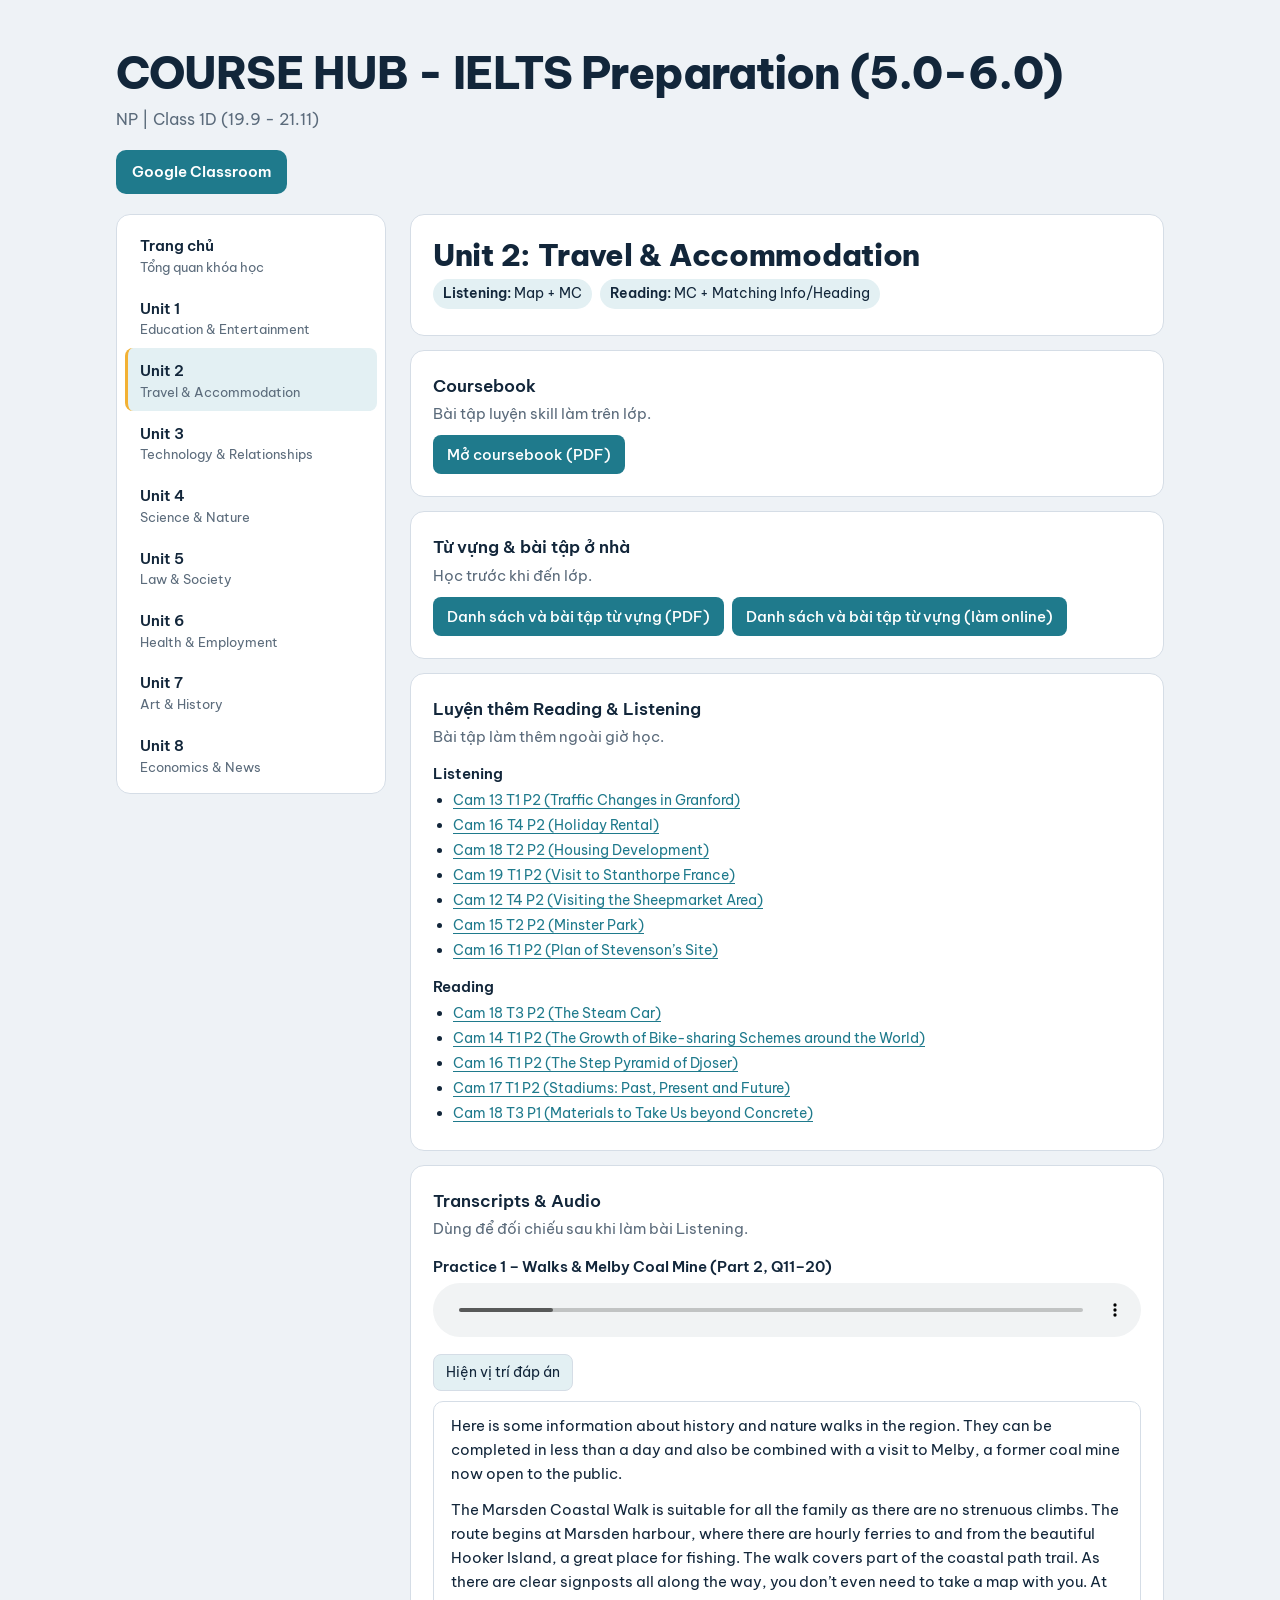
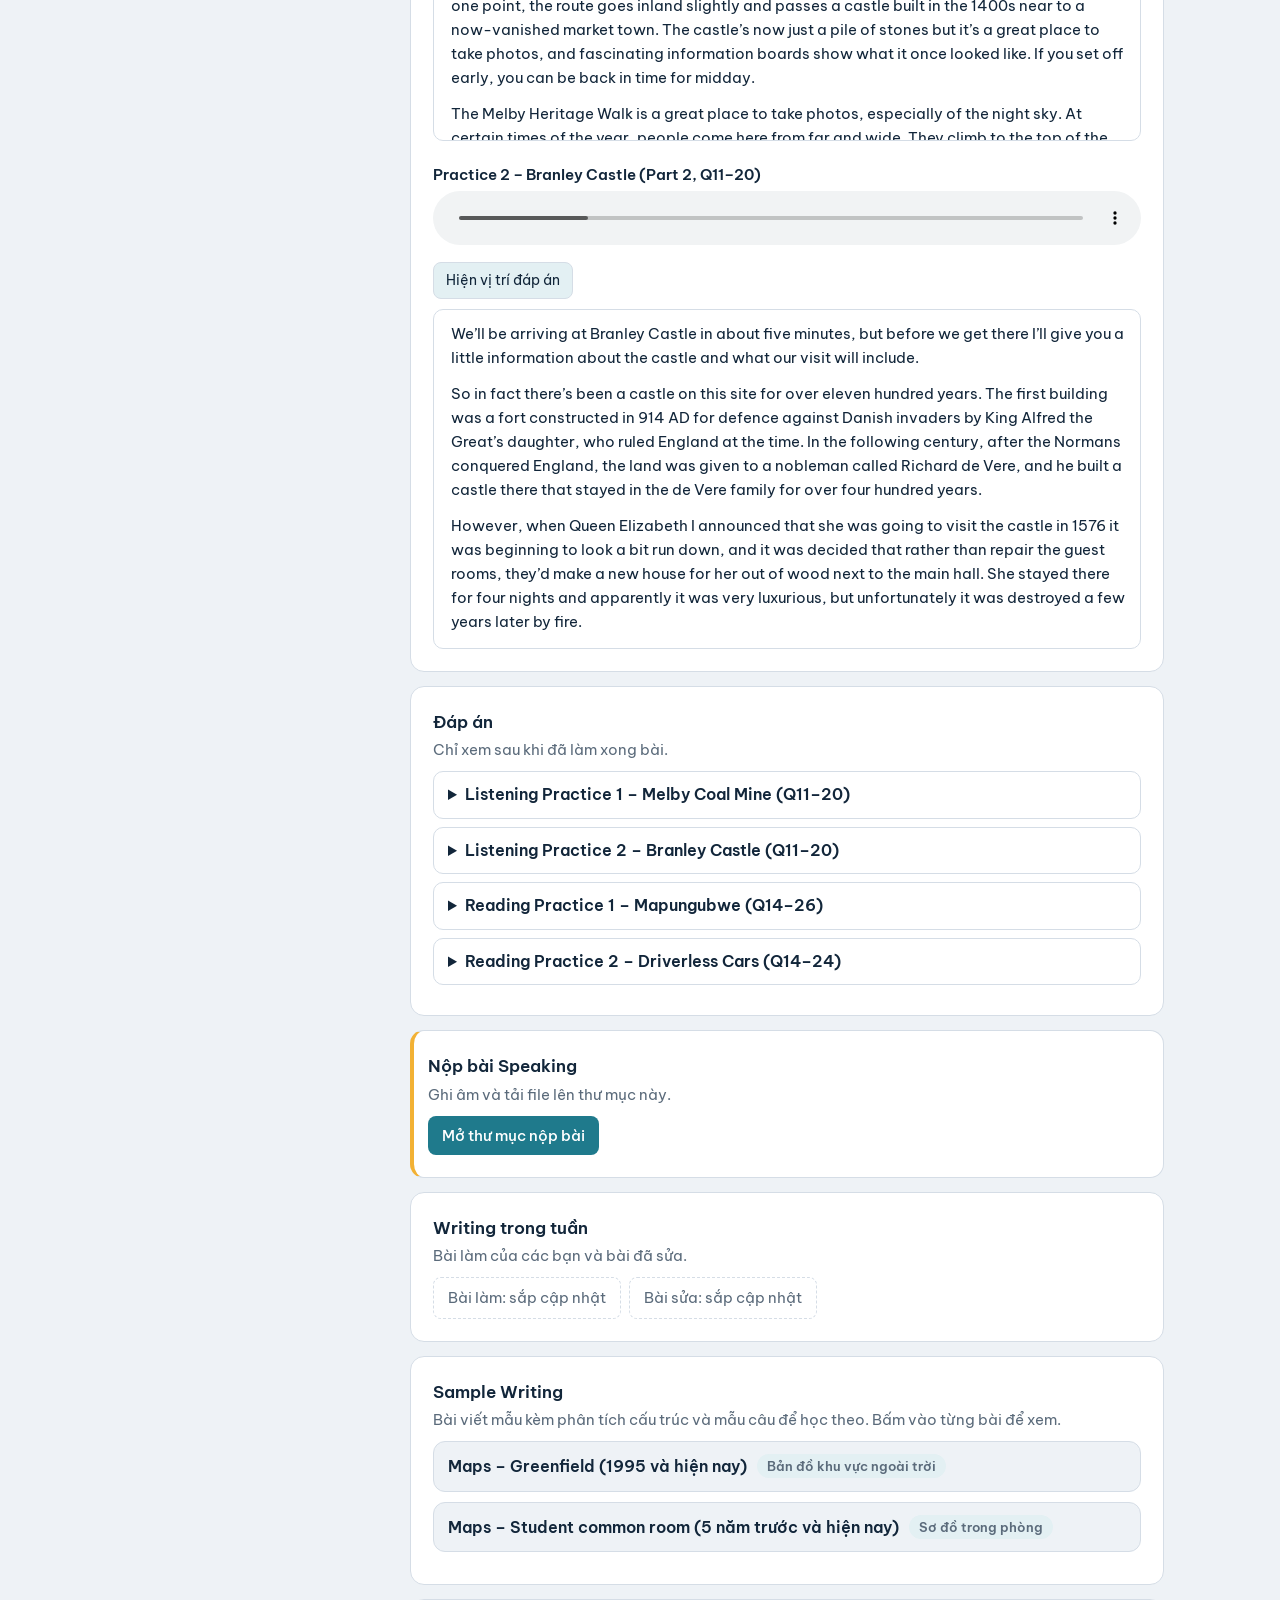
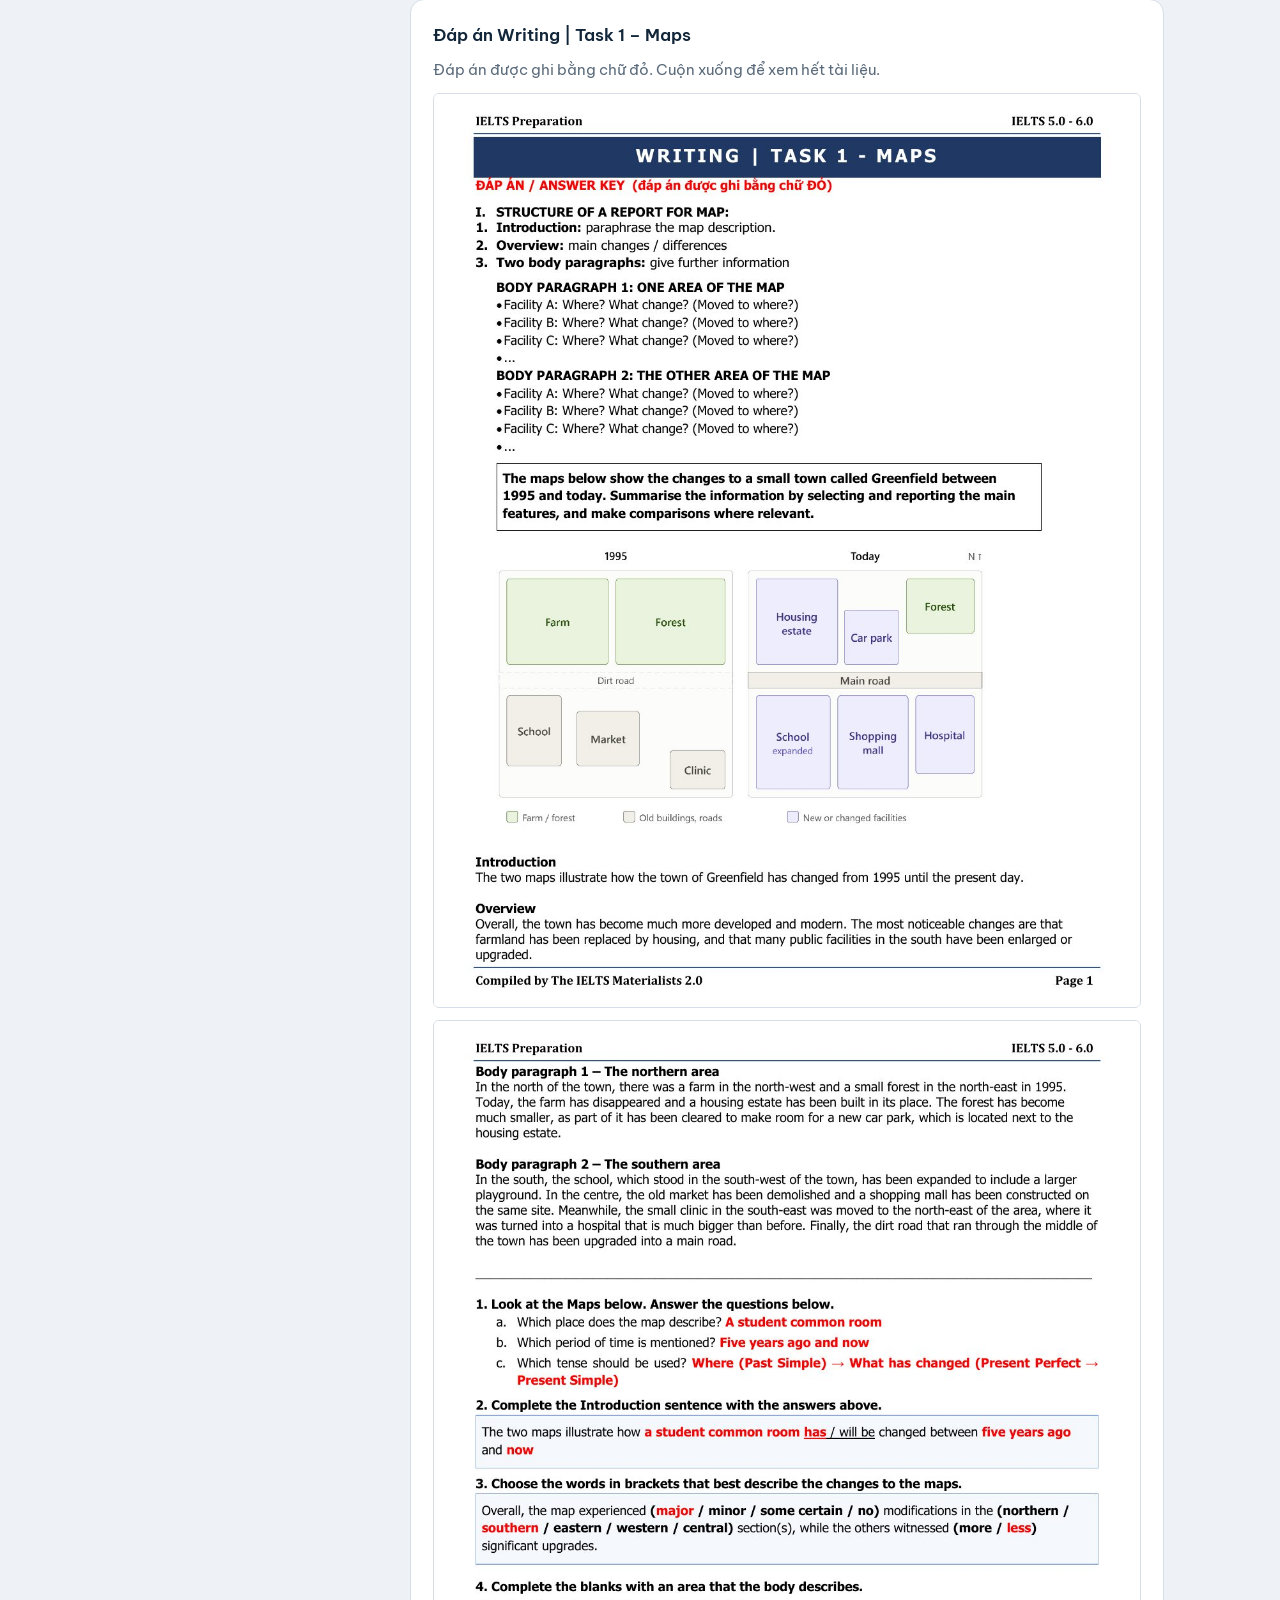
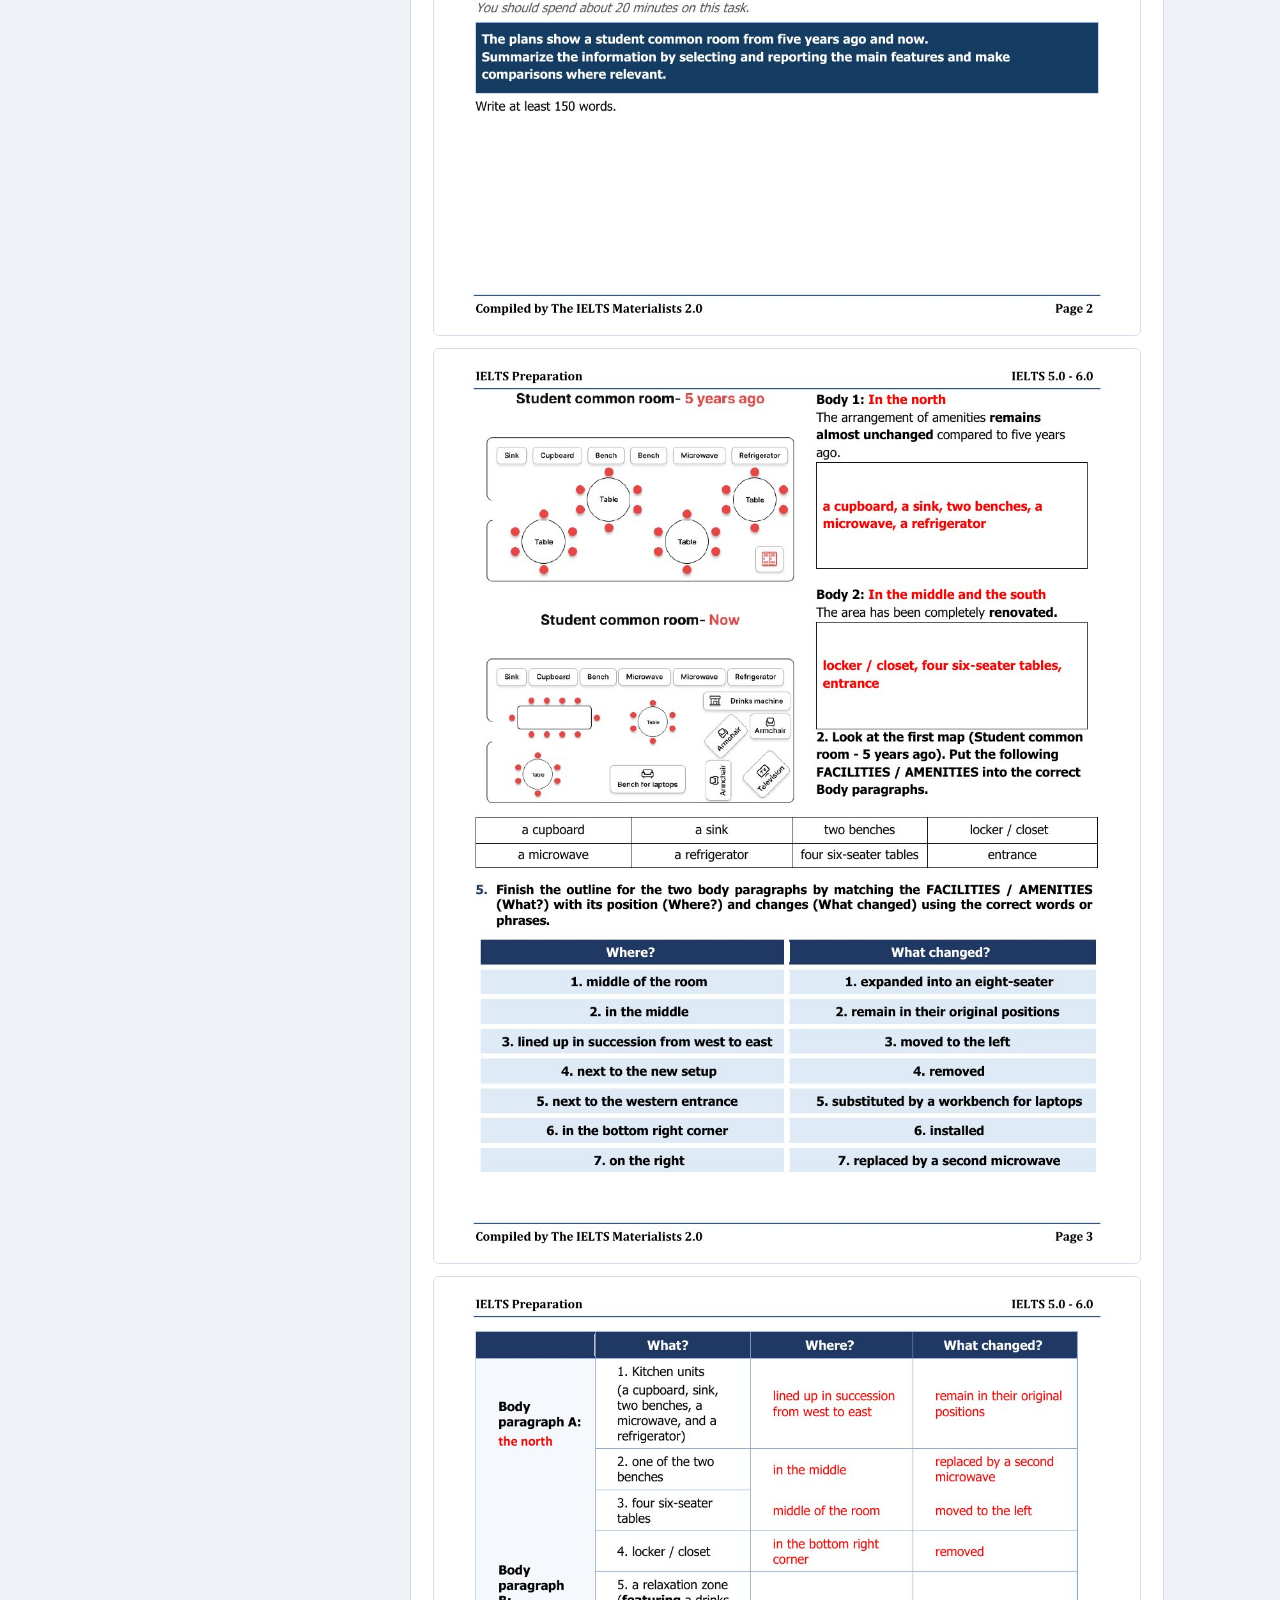
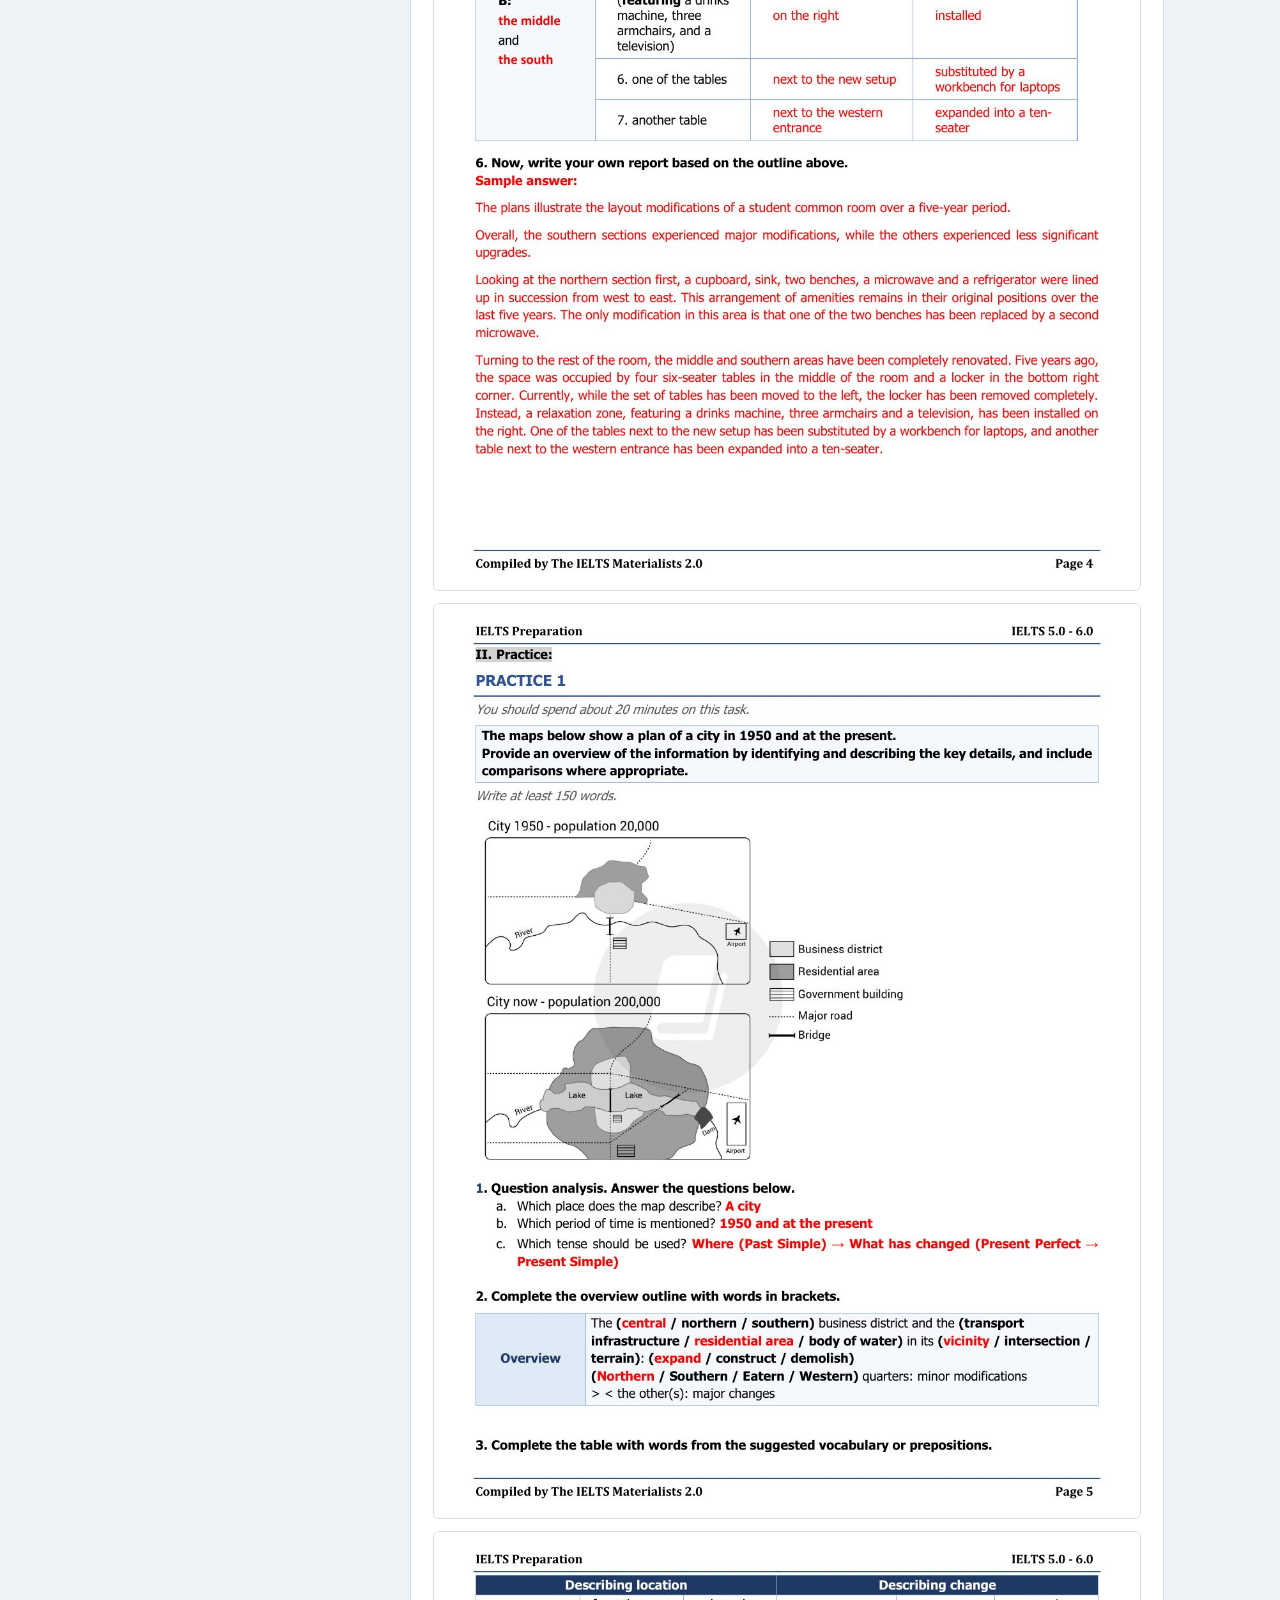
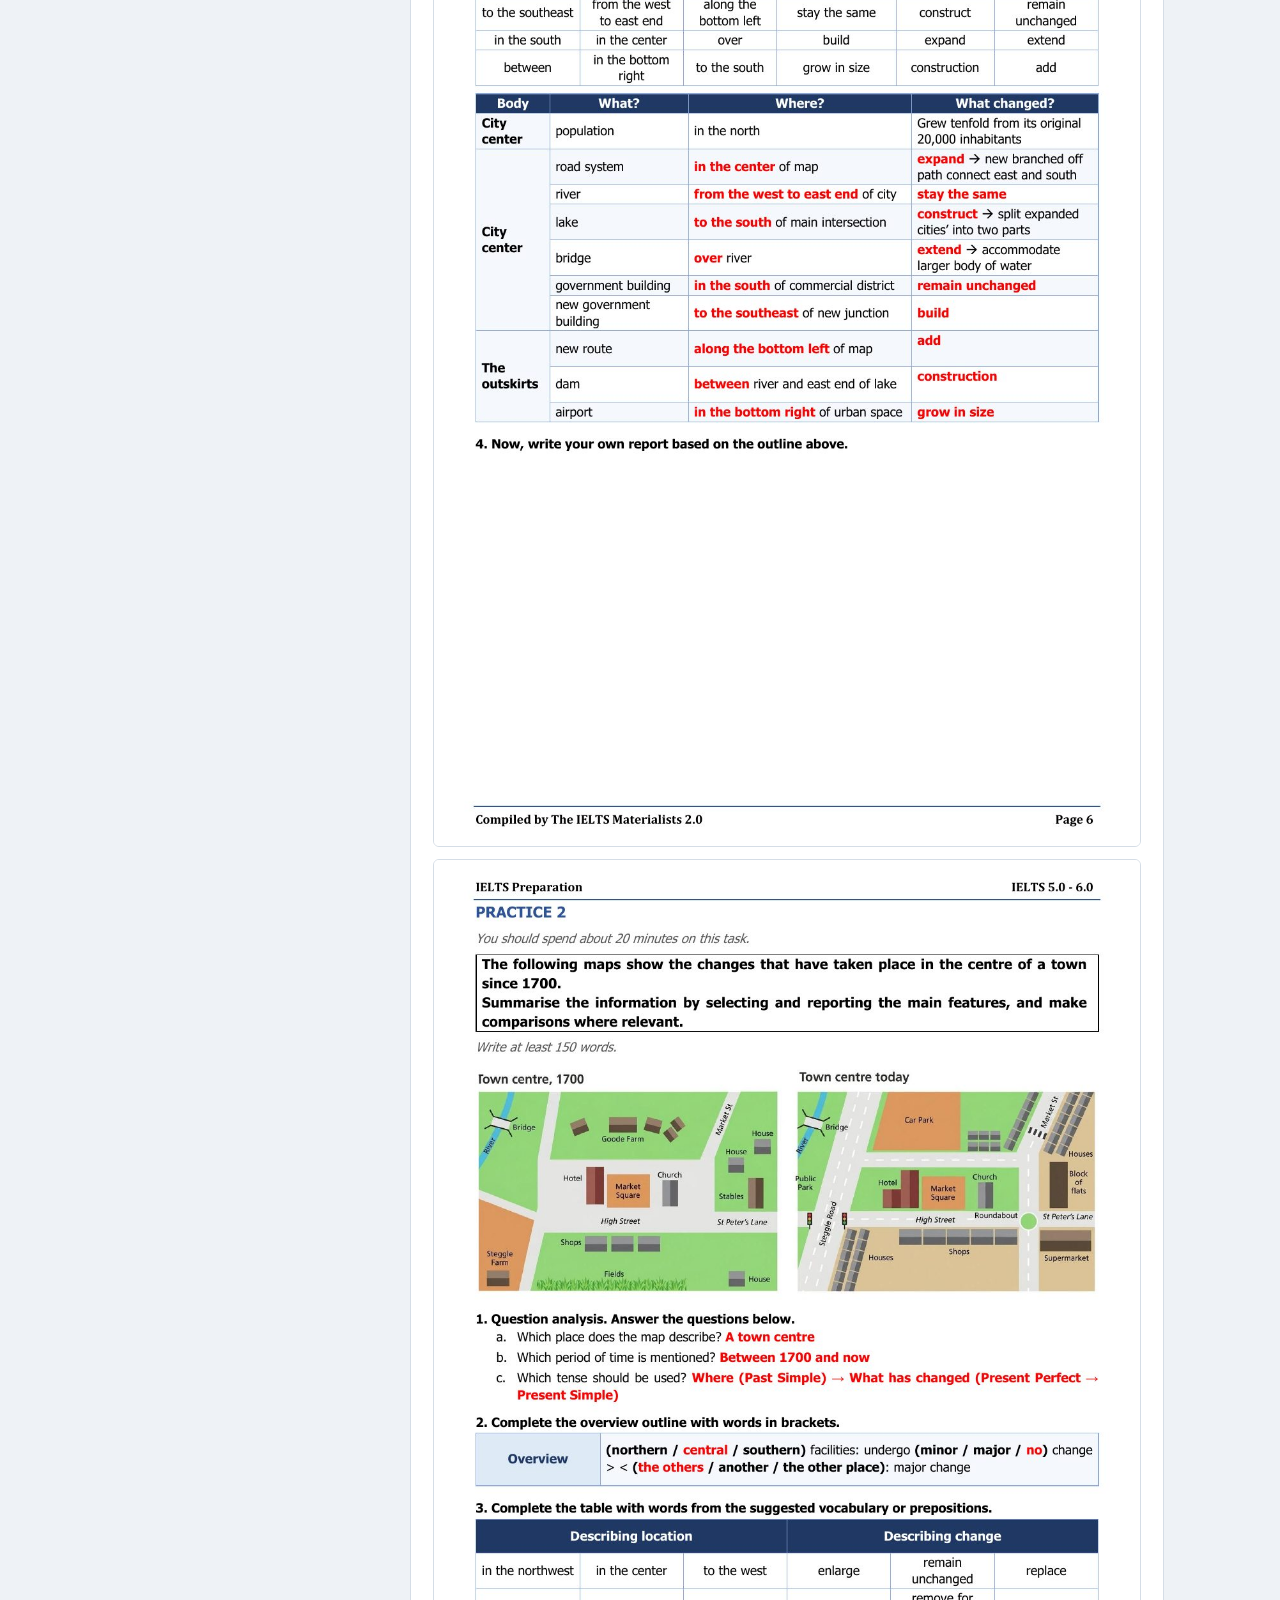
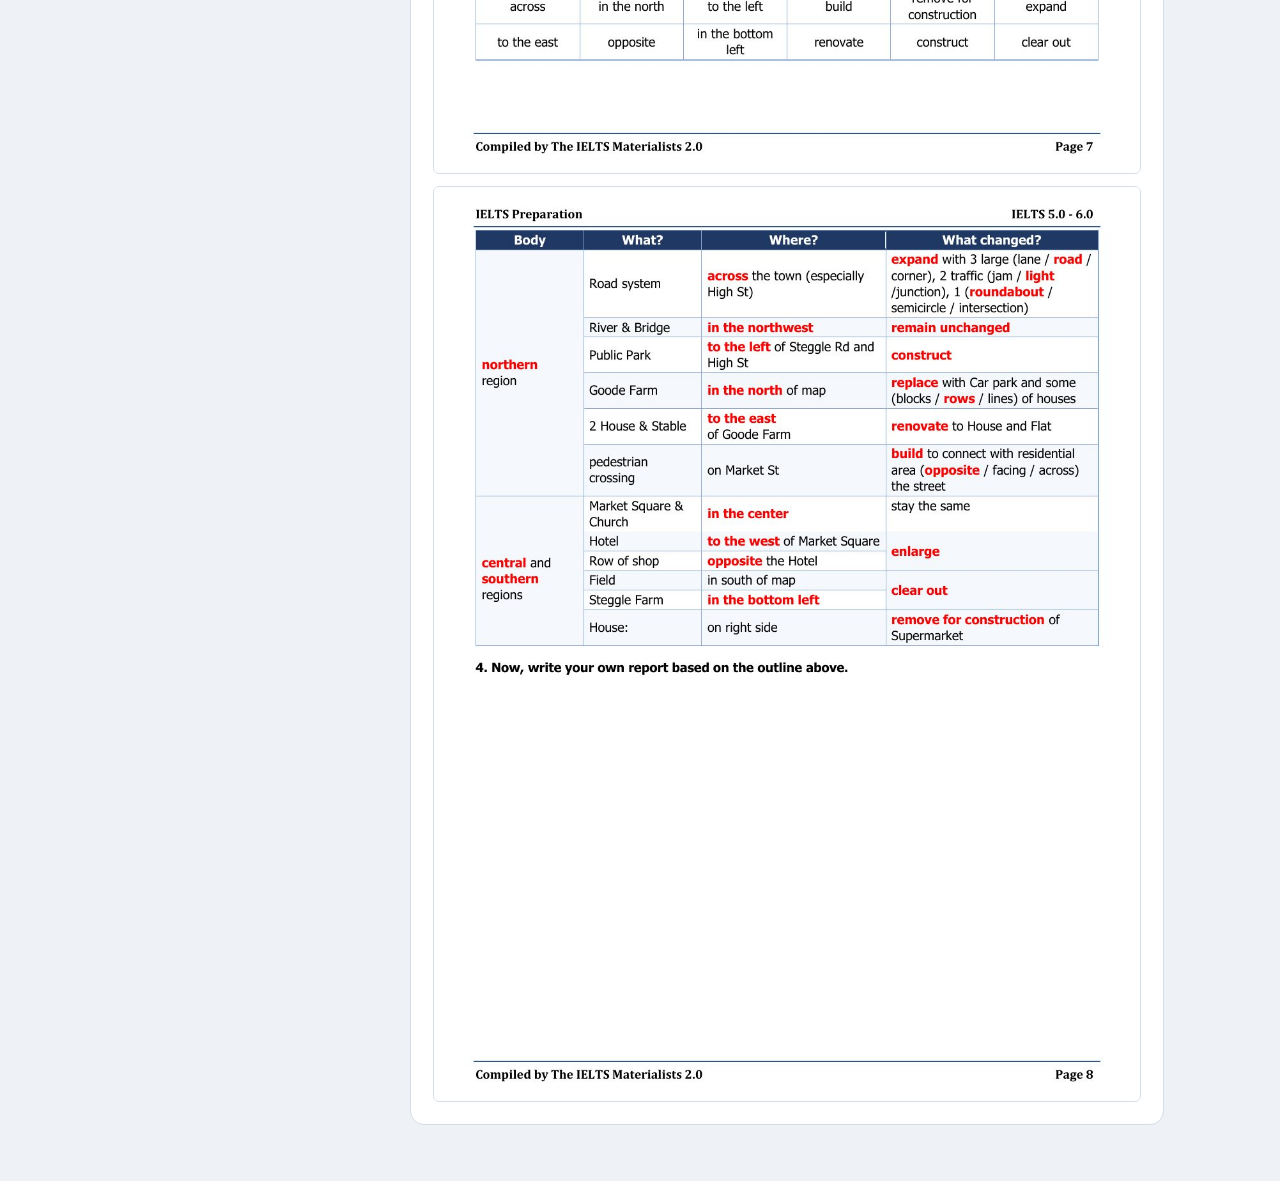
<file: unit2.html>
<!DOCTYPE html>
<html lang="vi">
<head>
<meta charset="utf-8">
<meta name="viewport" content="width=device-width, initial-scale=1, viewport-fit=cover">
<title>Unit 2 – Travel & Accommodation | COURSE HUB</title>
<link rel="preconnect" href="https://fonts.googleapis.com">
<link href="https://fonts.googleapis.com/css2?family=Be+Vietnam+Pro:wght@400;500;600;700;800&display=swap" rel="stylesheet">
<link rel="stylesheet" href="style.css?v=20261115">
</head>
<body>
<div class="wrap">
<header>
<h1>COURSE HUB - IELTS Preparation (5.0-6.0)</h1>
<p>NP | Class 1D (19.9 - 21.11)</p>
<div class="top" id="top"></div>
</header>
<div class="layout">
<nav id="nav" aria-label="Danh sách unit"></nav>
<main id="main"></main>
</div>
<p class="foot" id="footTm" hidden><button id="tm">Chế độ canh thời gian (giáo viên)</button></p>
</div>
<script src="config.js"></script>
<script>
/* ===== DỮ LIỆU UNIT 2: chỉ sửa file này khi cập nhật unit này ===== */
window.UNIT = {
 "n": 2,
 "links": {
  "coursebook": [
   "/_blob/unit2-coursebook"
  ],
  "vocab": [
   "/_blob/unit2-vocabulary",
   "unit2/vocab-exercises.html"
  ],
  "speaking": [
   "https://drive.google.com/drive/folders/15FydA_Ylfv_FVtkY6czhgsibKFtHn8TC?usp=sharing"
  ]
 },
 "practiceL": [
  {
   "t": "Cam 13 T1 P2 (Traffic Changes in Granford)",
   "u": "https://youpass.vn/thi-thu/listening/7494"
  },
  {
   "t": "Cam 16 T4 P2 (Holiday Rental)",
   "u": "https://youpass.vn/thi-thu/listening/7436"
  },
  {
   "t": "Cam 18 T2 P2 (Housing Development)",
   "u": "https://youpass.vn/thi-thu/listening/7410"
  },
  {
   "t": "Cam 19 T1 P2 (Visit to Stanthorpe France)",
   "u": "https://youpass.vn/thi-thu/listening/7401"
  },
  {
   "t": "Cam 12 T4 P2 (Visiting the Sheepmarket Area)",
   "u": "https://youpass.vn/thi-thu/listening/7498"
  },
  {
   "t": "Cam 15 T2 P2 (Minster Park)",
   "u": "https://youpass.vn/thi-thu/listening/7459"
  },
  {
   "t": "Cam 16 T1 P2 (Plan of Stevenson’s Site)",
   "u": "https://youpass.vn/thi-thu/listening/7446"
  }
 ],
 "practiceR": [
  {
   "t": "Cam 18 T3 P2 (The Steam Car)",
   "u": "https://youpass.vn/thi-thu/reading/7273"
  },
  {
   "t": "Cam 14 T1 P2 (The Growth of Bike-sharing Schemes around the World)",
   "u": "https://youpass.vn/thi-thu/reading/7321"
  },
  {
   "t": "Cam 16 T1 P2 (The Step Pyramid of Djoser)",
   "u": "https://youpass.vn/thi-thu/reading/7297"
  },
  {
   "t": "Cam 17 T1 P2 (Stadiums: Past, Present and Future)",
   "u": "https://youpass.vn/thi-thu/reading/7288"
  },
  {
   "t": "Cam 18 T3 P1 (Materials to Take Us beyond Concrete)",
   "u": "https://youpass.vn/thi-thu/reading/7275"
  }
 ],
 "audio": [
  {
   "id": "u2p1",
   "title": "Practice 1 – Walks & Melby Coal Mine (Part 2, Q11–20)",
   "audio": "unit2/L1_Track_2_1.mp3",
   "times": null,
   "ev": [
    [
     1,
     "As there are clear signposts all along the way, you don’t even need to take a map with you",
     "11/12"
    ],
    [
     1,
     "The castle’s now just a pile of stones but it’s a great place to take photos",
     "11/12"
    ],
    [
     2,
     "climb the tower that’s situated where there was once a seventeenth century hunting lodge",
     "13/14"
    ],
    [
     2,
     "brings you back down to the starting point",
     "13/14"
    ],
    [
     4,
     "Go through the ticket office to an area where there are lockers to leave heavy bags in, and where you can borrow raincoats. Beyond that room is the exhibition.",
     "15"
    ],
    [
     5,
     "in the building directly to the north of the engine house",
     "16"
    ],
    [
     6,
     "in a small L-shaped building in the middle of the northern boundary of the site",
     "17"
    ],
    [
     7,
     "is in the southwest corner of the site, and can be accessed via a covered walkway",
     "18"
    ],
    [
     8,
     "on the north-eastern boundary of the site, not approached via a covered walkway",
     "19"
    ],
    [
     9,
     "The centre is connected to the ticket office via a short section of covered walkway",
     "20"
    ]
   ],
   "lines": [
    [
     "",
     "Here is some information about history and nature walks in the region. They can be completed in less than a day and also be combined with a visit to Melby, a former coal mine now open to the public."
    ],
    [
     "",
     "The Marsden Coastal Walk is suitable for all the family as there are no strenuous climbs. The route begins at Marsden harbour, where there are hourly ferries to and from the beautiful Hooker Island, a great place for fishing. The walk covers part of the coastal path trail. As there are clear signposts all along the way, you don’t even need to take a map with you. At one point, the route goes inland slightly and passes a castle built in the 1400s near to a now-vanished market town. The castle’s now just a pile of stones but it’s a great place to take photos, and fascinating information boards show what it once looked like. If you set off early, you can be back in time for midday."
    ],
    [
     "",
     "The Melby Heritage Walk is a great place to take photos, especially of the night sky. At certain times of the year, people come here from far and wide. They climb to the top of the valley and take pictures of the stars. In the daytime, it’s completely different. As you hike through the dense woods in the valley bottom, the only things you’ll hear are the sound of your own footsteps. At the highest point, you can stop to take in the views, and those with lots of energy can climb the tower that’s situated where there was once a seventeenth century hunting lodge. The route continues along the tops of the hills and brings you back down to the starting point – the car park at Melby Coal Mine."
    ],
    [
     "",
     "Melby Coal Mine has been open to the public for twenty years and has won awards for its visitor experience. Many of the buildings around the mine are still standing and have been converted into display areas."
    ],
    [
     "",
     "Firstly, there’s an exhibition showing the history of the mine, with many original black and white photos. To see that, you go from the car park, via a covered walkway to the Main Visitor Centre. Go through the ticket office to an area where there are lockers to leave heavy bags in, and where you can borrow raincoats. Beyond that room is the exhibition."
    ],
    [
     "",
     "There’s a small bathhouse where miners used to wash after their shift underground. You can see that in the building directly to the north of the engine house. The boiler has gone from there now, but there are lines of tin baths on the stone floor."
    ],
    [
     "",
     "There’s a display of early mining tools from the days before mechanisation. You can find that in a small L-shaped building in the middle of the northern boundary of the site. It’s incredible to think how miners were able to use hand implements to cut through rock."
    ],
    [
     "",
     "The vehicle shed, where you can find wagons of different sizes, along with some of the hi-tech cutting machines that were in use until the mine closed, is in the southwest corner of the site, and can be accessed via a covered walkway."
    ],
    [
     "",
     "There is a field with ponies, which are always popular with children, on the north-eastern boundary of the site, not approached via a covered walkway."
    ],
    [
     "",
     "The other building to mention is the education centre. This is where school groups go when they visit the mine, but it’s also accessible to the public as it contains a library and small gift shop. The centre is connected to the ticket office via a short section of covered walkway."
    ]
   ]
  },
  {
   "id": "u2p2",
   "title": "Practice 2 – Branley Castle (Part 2, Q11–20)",
   "audio": "unit2/L1_Track_2_2.mp3",
   "times": null,
   "lines": [
    [
     "",
     "We’ll be arriving at Branley Castle in about five minutes, but before we get there I’ll give you a little information about the castle and what our visit will include."
    ],
    [
     "",
     "So in fact there’s been a castle on this site for over eleven hundred years. The first building was a fort constructed in 914 AD for defence against Danish invaders by King Alfred the Great’s daughter, who ruled England at the time. In the following century, after the Normans conquered England, the land was given to a nobleman called Richard de Vere, and he built a castle there that stayed in the de Vere family for over four hundred years."
    ],
    [
     "",
     "However, when Queen Elizabeth I announced that she was going to visit the castle in 1576 it was beginning to look a bit run down, and it was decided that rather than repair the guest rooms, they’d make a new house for her out of wood next to the main hall. She stayed there for four nights and apparently it was very luxurious, but unfortunately it was destroyed a few years later by fire."
    ],
    [
     "",
     "In the seventeenth century the castle belonged to the wealthy Fenys family, who enlarged it and made it more comfortable. However, by 1982 the Fenys family could no longer afford to maintain the castle, even though they received government support, and they put it on the market. It was eventually taken over by a company who owned a number of amusement parks, but when we get there I think you’ll see that they’ve managed to retain the original atmosphere of the castle."
    ],
    [
     "",
     "When you go inside, you’ll find that in the state rooms there are life-like moving wax models dressed in costumes of different periods in the past, which even carry on conversations together. As well as that, in every room there are booklets giving information about what the room was used for and the history of the objects and furniture it contains."
    ],
    [
     "",
     "The castle park’s quite extensive. At one time sheep were kept there, and in the nineteenth century the owners had a little zoo with animals like rabbits and even a baby elephant. Nowadays the old zoo buildings are used for public displays of painting and sculpture. The park also has some beautiful trees, though the oldest of all, which dated back 800 years, was sadly blown down in 1987."
    ],
    [
     "",
     "Now, you’re free to wander around on your own until 4.30, but then at the end of our visit we’ll all meet together at the bottom of the Great Staircase. We’ll then go on to the long gallery, where there’s a wonderful collection of photographs showing the family who owned the castle a hundred years ago having tea and cakes in the conservatory – and we’ll then take you to the same place, where afternoon tea will be served to you."
    ],
    [
     "",
     "Now if you can take a look at your plans you’ll see Branley Castle has four towers, joined together by a high wall, with the river on two sides."
    ],
    [
     "",
     "Don’t miss seeing the Great Hall. That’s near the river in the main tower, the biggest one, which was extended and redesigned in the eighteenth century."
    ],
    [
     "",
     "If you want to get a good view of the whole castle, you can walk around the walls. The starting point’s quite near the main entrance – walk straight down the path until you get to the south gate, and it’s just there. Don’t go on to the north gate – there’s no way up from there."
    ],
    [
     "",
     "There’ll shortly be a show in which you can see archers displaying their skill with a bow and arrow. The quickest way to get there is to take the first left after the main entrance and follow the path past the bridge, then you’ll see it in front of you at the end."
    ],
    [
     "",
     "If you like animals there’s also a display of hunting birds – falcons and eagles and so on. If you go from the main entrance in the direction of the south gate, but turn right before you get there instead of going through it, you’ll see it on your right past the first tower."
    ],
    [
     "",
     "At 3 pm there’s a short performance of traditional dancing on the outdoor stage. That’s right at the other side of the castle from the entrance, and over the bridge. It’s about ten minutes’ walk or so."
    ],
    [
     "",
     "And finally the shop. It’s actually inside one of the towers, but the way in is from the outside. Just take the first left after the main entrance, go down the path and take the first right. It’s got some lovely gifts and souvenirs."
    ],
    [
     "",
     "Right, so we’re just arriving …"
    ]
   ],
   "ev": [
    [
     2,
     "they’d make a new house for her out of wood next to the main hall",
     "11"
    ],
    [
     3,
     "It was eventually taken over by a company who owned a number of amusement parks",
     "12"
    ],
    [
     4,
     "there are life-like moving wax models dressed in costumes of different periods in the past, which even carry on conversations together",
     "13"
    ],
    [
     5,
     "the old zoo buildings are used for public displays of painting and sculpture",
     "14"
    ],
    [
     6,
     "we’ll then take you to the same place, where afternoon tea will be served to you",
     "15"
    ],
    [
     9,
     "walk straight down the path until you get to the south gate, and it’s just there",
     "16"
    ],
    [
     10,
     "follow the path past the bridge, then you’ll see it in front of you at the end",
     "17"
    ],
    [
     11,
     "turn right before you get there instead of going through it, you’ll see it on your right past the first tower",
     "18"
    ],
    [
     12,
     "That’s right at the other side of the castle from the entrance, and over the bridge",
     "19"
    ],
    [
     13,
     "inside one of the towers",
     "20"
    ],
    [
     13,
     "go down the path and take the first right",
     "20"
    ]
   ]
  }
 ],
 "keys": [
  {
   "t": "Listening Practice 1 – Melby Coal Mine (Q11–20)",
   "note": "",
   "a": [
    {
     "q": "11 & 12",
     "m": "B, E",
     "alt": []
    },
    {
     "q": "13 & 14",
     "m": "C, D",
     "alt": []
    },
    {
     "q": "15",
     "m": "F",
     "alt": []
    },
    {
     "q": "16",
     "m": "B",
     "alt": []
    },
    {
     "q": "17",
     "m": "D",
     "alt": []
    },
    {
     "q": "18",
     "m": "A",
     "alt": []
    },
    {
     "q": "19",
     "m": "H",
     "alt": []
    },
    {
     "q": "20",
     "m": "E",
     "alt": []
    }
   ]
  },
  {
   "t": "Listening Practice 2 – Branley Castle (Q11–20)",
   "note": "",
   "a": [
    {
     "q": "11",
     "m": "B",
     "alt": []
    },
    {
     "q": "12",
     "m": "C",
     "alt": []
    },
    {
     "q": "13",
     "m": "C",
     "alt": []
    },
    {
     "q": "14",
     "m": "B",
     "alt": []
    },
    {
     "q": "15",
     "m": "A",
     "alt": []
    },
    {
     "q": "16",
     "m": "H",
     "alt": []
    },
    {
     "q": "17",
     "m": "D",
     "alt": []
    },
    {
     "q": "18",
     "m": "F",
     "alt": []
    },
    {
     "q": "19",
     "m": "A",
     "alt": []
    },
    {
     "q": "20",
     "m": "E",
     "alt": []
    }
   ]
  },
  {
   "t": "Reading Practice 1 – Mapungubwe (Q14–26)",
   "note": "",
   "a": [
    {
     "m": "E",
     "alt": [],
     "e": "PE – L8 (...but their precise function is not known)"
    },
    {
     "m": "G",
     "alt": [],
     "e": "PG – L2 (a situation that may have been brought to a crisis point by a series of droughts)"
    },
    {
     "m": "C",
     "alt": [],
     "e": "PC – L4 (There were some grander residences dotted around the outskirts of Babandyanalo, and these probably belonged to male relatives of the king)"
    },
    {
     "m": "D",
     "alt": [],
     "e": "PD – L4 (...traded with merchants travelling from India by sea)"
    },
    {
     "m": "B",
     "alt": [],
     "e": "PB – L1 (The total population of Mapungubwe at its peak in the mid-13th century was around 5,000 people.)"
    },
    {
     "m": "A",
     "alt": [],
     "e": "PA – L4 (cattle herding and other types of farming brought plenty of food and a surplus that could be traded for needed goods)"
    },
    {
     "m": "B / D",
     "alt": [],
     "e": "(Thứ tự bất kỳ) PF – L7 (These objects were all found at the royal burial site...)"
    },
    {
     "m": "B / D",
     "alt": [],
     "e": "(Thứ tự bất kỳ) PF – L1 (A type of decoration, found nowhere else except Great Zimbabwe, involved the crafting of gold into small rectangular sheets...)"
    },
    {
     "m": "prosperity",
     "alt": [],
     "e": "PE – L2 (is another indicator of the prosperity of Mapungubwe society)"
    },
    {
     "m": "whistles",
     "alt": [],
     "e": "PE – L5 (There are also ceramic discs, and whistles.)"
    },
    {
     "m": "bodies",
     "alt": [],
     "e": "PE – L6 (small figures of highly stylised humans with elongated bodies...)"
    },
    {
     "m": "ancestors",
     "alt": [],
     "e": "PE – L7 (The figures may have been used in ceremonies as offerings to ancestors...)"
    },
    {
     "m": "jewellery",
     "alt": [
      "jewelry"
     ],
     "e": "PE – L9 (Other discoveries include small jewellery items made from locally sourced copper.)"
    }
   ],
   "s": 14
  },
  {
   "t": "Reading Practice 2 – Driverless Cars (Q14–24)",
   "note": "",
   "a": [
    {
     "m": "C",
     "alt": [],
     "e": "PC – L3 (the average car spends more than 90 percent of its life parked)"
    },
    {
     "m": "B",
     "alt": [],
     "e": "PB – L5 (those who are challenged by existing mobility models — such as older or disabled travellers — may be able to enjoy significantly greater travel autonomy.)"
    },
    {
     "m": "E",
     "alt": [],
     "e": "PE – L3 (drivers will have the freedom to select one that best suits their needs for a particular journey)"
    },
    {
     "m": "G",
     "alt": [],
     "e": "PG – L1 (It’s clear that there are many challenges that need to be addressed but... these can most probably be conquered within the next 10 years.)"
    },
    {
     "m": "D",
     "alt": [],
     "e": "PD – L11 (This faster rate of turnover may mean that vehicle production will not necessarily decrease.)"
    },
    {
     "m": "human error",
     "alt": [],
     "e": "PB – L2 (research at the UK’s Transport Research Laboratory has demonstrated that more than 90 percent of road collisions involve human error as a contributory factor)"
    },
    {
     "m": "car-sharing",
     "alt": [
      "car sharing"
     ],
     "e": "PC – L4 (Automation means that initiatives for car-sharing become much more viable, particularly in urban areas)"
    },
    {
     "m": "ownership",
     "alt": [],
     "e": "PD – L8 (Research Institute suggests automated vehicles might reduce vehicle ownership by 43 percent)"
    },
    {
     "m": "mileage",
     "alt": [],
     "e": "PD – L10 (but that vehicles’ average annual mileage would double as a result.)"
    },
    {
     "m": "C / D",
     "alt": [],
     "e": "(Thứ tự bất kỳ) PB – L5 (If the vehicle can do some or all of the driving, it may be possible to be productive, to socialise or simply to relax)"
    },
    {
     "m": "C / D",
     "alt": [],
     "e": "(Thứ tự bất kỳ) PB – L7 (If the vehicle can do the driving, those who are challenged by existing mobility models ... may be able to enjoy significantly greater travel autonomy.)"
    }
   ],
   "s": 14
  }
 ],
 "sample": [
  {
   "fold": true,
   "type": "Maps – Greenfield (1995 và hiện nay)",
   "tag": "Bản đồ khu vực ngoài trời",
   "question": "The maps below show the changes to a small town called Greenfield between 1995 and today. Summarise the information by selecting and reporting the main features, and make comparisons where relevant.",
   "note": "Hai đoạn thân bài chia theo khu vực: phía bắc và phía nam. Gạch chân đậm là mẫu câu dùng lại được.",
   "paras": [
    {
     "h": "Introduction",
     "s": [
      {
       "k": "para",
       "t": "{The two maps illustrate how} the town of Greenfield has changed {from 1995 until the present day.}"
      }
     ]
    },
    {
     "h": "Overview",
     "s": [
      {
       "k": "ov",
       "t": "{Overall,} the town has become much more developed and modern. {The most noticeable changes are that} farmland has been replaced by housing, {and that} many public facilities in the south have been enlarged or upgraded."
      }
     ]
    },
    {
     "h": "Body Paragraph 1 — The northern area",
     "s": [
      {
       "k": "topic",
       "t": "{In the north of the town,} there was a farm {in the north-west} and a small forest {in the north-east} in 1995."
      },
      {
       "k": "det",
       "t": "{Today,} the farm has disappeared and a housing estate has been built {in its place}."
      },
      {
       "k": "det",
       "t": "The forest has become much smaller, {as} part of it has been cleared {to make room for} a new car park, which is located {next to} the housing estate."
      }
     ]
    },
    {
     "h": "Body Paragraph 2 — The southern area",
     "s": [
      {
       "k": "topic",
       "t": "{In the south,} the school, which stood {in the south-west} of the town, has been expanded {to include} a larger playground."
      },
      {
       "k": "det",
       "t": "{In the centre,} the old market has been demolished {and} a shopping mall has been constructed {on the same site}."
      },
      {
       "k": "det",
       "t": "{Meanwhile,} the small clinic {in the south-east} was moved to the north-east of the area, where it was turned into a hospital that is much bigger than before."
      },
      {
       "k": "det",
       "t": "{Finally,} the dirt road that ran through the middle of the town has been upgraded {into} a main road."
      }
     ]
    }
   ],
   "tplTitle": "Mẫu câu dễ dùng cho bản đồ",
   "tpl": [
    [
     "The two maps illustrate how … has changed from … until …",
     "Câu paraphrase đề bài"
    ],
    [
     "Overall, … has become much more …; The most noticeable changes are that …",
     "Overview: thay đổi nổi bật nhất"
    ],
    [
     "has been replaced by … / has been built in its place",
     "Được thay bằng … / xây ngay vị trí cũ"
    ],
    [
     "has been demolished and … has been constructed on the same site",
     "Phá bỏ và xây mới trên cùng vị trí"
    ],
    [
     "has been expanded to include … / has been upgraded into …",
     "Mở rộng để có thêm … / nâng cấp thành …"
    ]
   ],
   "img": "unit2/writing-1-greenfield.png",
   "alt": "Bản đồ thị trấn Greenfield năm 1995 và hiện nay"
  },
  {
   "fold": true,
   "type": "Maps – Student common room (5 năm trước và hiện nay)",
   "tag": "Sơ đồ trong phòng",
   "question": "The plans show a student common room from five years ago and now. Summarize the information by selecting and reporting the main features and make comparisons where relevant.",
   "note": "Thân bài 1: phần gần như không đổi. Thân bài 2: phần được cải tạo hoàn toàn. Gạch chân đậm là mẫu câu dùng lại được.",
   "paras": [
    {
     "h": "Introduction",
     "s": [
      {
       "k": "para",
       "t": "{The plans illustrate} the layout modifications of a student common room {over a five-year period.}"
      }
     ]
    },
    {
     "h": "Overview",
     "s": [
      {
       "k": "ov",
       "t": "{Overall,} the southern sections experienced major modifications, {while} the others experienced less significant upgrades."
      }
     ]
    },
    {
     "h": "Body Paragraph 1 — The northern section (almost unchanged)",
     "s": [
      {
       "k": "topic",
       "t": "{Looking at the northern section first,} a cupboard, sink, two benches, a microwave and a refrigerator were lined up {in succession from west to east}."
      },
      {
       "k": "det",
       "t": "This arrangement of amenities remains in their original positions over the last five years."
      },
      {
       "k": "det",
       "t": "{The only modification in this area is that} one of the two benches has been replaced {by} a second microwave."
      }
     ]
    },
    {
     "h": "Body Paragraph 2 — The middle and southern areas (renovated)",
     "s": [
      {
       "k": "topic",
       "t": "{Turning to the rest of the room,} the middle and southern areas have been completely renovated."
      },
      {
       "k": "det",
       "t": "{Five years ago,} the space was occupied by four six-seater tables {in the middle of the room} and a locker {in the bottom right corner}."
      },
      {
       "k": "det",
       "t": "{Currently, while} the set of tables has been moved {to the left}, the locker has been removed completely."
      },
      {
       "k": "det",
       "t": "{Instead,} a relaxation zone, featuring a drinks machine, three armchairs and a television, has been installed {on the right}."
      },
      {
       "k": "det",
       "t": "One of the tables {next to the new setup} has been substituted {by} a workbench for laptops, and another table {next to the western entrance} has been expanded {into} a ten-seater."
      }
     ]
    }
   ],
   "tplTitle": "Mẫu câu dễ dùng cho sơ đồ phòng",
   "tpl": [
    [
     "The plans illustrate the layout modifications of … over a … period",
     "Câu paraphrase đề bài"
    ],
    [
     "Overall, … experienced major modifications, while the others …",
     "Overview: so sánh khu đổi nhiều và khu đổi ít"
    ],
    [
     "remains in its original position(s)",
     "Giữ nguyên vị trí"
    ],
    [
     "has been replaced by … / substituted by … / moved to the left",
     "Thay bằng … / chuyển sang trái"
    ],
    [
     "has been removed completely / has been installed on the right",
     "Dỡ bỏ hoàn toàn / lắp đặt mới ở bên phải"
    ],
    [
     "has been expanded into …",
     "Mở rộng thành …"
    ]
   ],
   "img": "unit2/writing-2-common-room.png",
   "alt": "Sơ đồ phòng sinh hoạt sinh viên năm năm trước và hiện nay"
  }
 ],
 "wpdf": {
  "t": "Đáp án Writing | Task 1 – Maps",
  "d": "Đáp án được ghi bằng chữ đỏ. Cuộn xuống để xem hết tài liệu.",
  "pages": [
   "unit2/writing-key/p-1.jpg",
   "unit2/writing-key/p-2.jpg",
   "unit2/writing-key/p-3.jpg",
   "unit2/writing-key/p-4.jpg",
   "unit2/writing-key/p-5.jpg",
   "unit2/writing-key/p-6.jpg",
   "unit2/writing-key/p-7.jpg",
   "unit2/writing-key/p-8.jpg"
  ]
 },
 "wkey": [
  {
   "t": "Cấu trúc bài báo cáo Task 1 – Maps",
   "blocks": [
    {
     "k": "list",
     "items": [
      "Introduction: paraphrase the map description.",
      "Overview: main changes / differences.",
      "Two body paragraphs: give further information."
     ]
    },
    {
     "k": "h",
     "t": "Body paragraph 1: one area of the map"
    },
    {
     "k": "list",
     "items": [
      "Facility A: Where? What change? (Moved to where?)",
      "Facility B: Where? What change? (Moved to where?)",
      "Facility C: Where? What change? (Moved to where?)",
      "..."
     ]
    },
    {
     "k": "h",
     "t": "Body paragraph 2: the other area of the map"
    },
    {
     "k": "list",
     "items": [
      "Facility A: Where? What change? (Moved to where?)",
      "Facility B: Where? What change? (Moved to where?)",
      "Facility C: Where? What change? (Moved to where?)",
      "..."
     ]
    }
   ]
  },
  {
   "t": "Ví dụ mẫu: Greenfield (1995 và hiện nay)",
   "prompt": "The maps below show the changes to a small town called Greenfield between 1995 and today. Summarise the information by selecting and reporting the main features, and make comparisons where relevant.",
   "img": "unit2/writing-1-greenfield.png",
   "alt": "Bản đồ thị trấn Greenfield năm 1995 và hiện nay",
   "blocks": [
    {
     "k": "sample",
     "label": "Bài mẫu",
     "paras": [
      [
       "Introduction",
       "The two maps illustrate how the town of Greenfield has changed from 1995 until the present day."
      ],
      [
       "Overview",
       "Overall, the town has become much more developed and modern. The most noticeable changes are that farmland has been replaced by housing, and that many public facilities in the south have been enlarged or upgraded."
      ],
      [
       "Body paragraph 1 – The northern area",
       "In the north of the town, there was a farm in the north-west and a small forest in the north-east in 1995. Today, the farm has disappeared and a housing estate has been built in its place. The forest has become much smaller, as part of it has been cleared to make room for a new car park, which is located next to the housing estate."
      ],
      [
       "Body paragraph 2 – The southern area",
       "In the south, the school, which stood in the south-west of the town, has been expanded to include a larger playground. In the centre, the old market has been demolished and a shopping mall has been constructed on the same site. Meanwhile, the small clinic in the south-east was moved to the north-east of the area, where it was turned into a hospital that is much bigger than before. Finally, the dirt road that ran through the middle of the town has been upgraded into a main road."
      ]
     ]
    }
   ]
  },
  {
   "t": "Student common room (five years ago và now)",
   "prompt": "The plans show a student common room from five years ago and now. Summarize the information by selecting and reporting the main features and make comparisons where relevant. (About 20 minutes, at least 150 words.)",
   "img": "unit2/writing-2-common-room.png",
   "alt": "Sơ đồ phòng sinh hoạt sinh viên năm năm trước và hiện nay",
   "blocks": [
    {
     "k": "h",
     "t": "1. Look at the maps below. Answer the questions below."
    },
    {
     "k": "qa",
     "rows": [
      [
       "Which place does the map describe?",
       "A student common room"
      ],
      [
       "Which period of time is mentioned?",
       "Five years ago and now"
      ],
      [
       "Which tense should be used?",
       "Where (Past Simple) → What has changed (Present Perfect → Present Simple)"
      ]
     ]
    },
    {
     "k": "h",
     "t": "2. Complete the Introduction sentence with the answers above."
    },
    {
     "k": "fill",
     "t": "The two maps illustrate how {a student common room} {has} / will be changed between {five years ago} and {now}"
    },
    {
     "k": "h",
     "t": "3. Choose the words in brackets that best describe the changes to the maps."
    },
    {
     "k": "fill",
     "t": "Overall, the map experienced ({major} / minor / some certain / no) modifications in the (northern / {southern} / eastern / western / central) section(s), while the others witnessed (more / {less}) significant upgrades."
    },
    {
     "k": "h",
     "t": "4. Complete the blanks with an area that the body describes. Put the facilities into the correct body paragraphs."
    },
    {
     "k": "tbl",
     "head": [
      "Body",
      "Khu vực",
      "Nhận xét chung",
      "Facilities / amenities"
     ],
     "rows": [
      [
       "Body 1",
       "{In the north}",
       "The arrangement of amenities remains almost unchanged compared to five years ago.",
       "{a cupboard, a sink, two benches, a microwave, a refrigerator}"
      ],
      [
       "Body 2",
       "{In the middle and the south}",
       "The area has been completely renovated.",
       "{locker / closet, four six-seater tables, entrance}"
      ]
     ]
    },
    {
     "k": "h",
     "t": "5. Finish the outline for the two body paragraphs by matching the facilities (What?) with the position (Where?) and the change (What changed?)."
    },
    {
     "k": "note",
     "t": "Danh sách từ gợi ý:"
    },
    {
     "k": "tbl",
     "head": [
      "Where?",
      "What changed?"
     ],
     "rows": [
      [
       "1. middle of the room",
       "1. expanded into an eight-seater"
      ],
      [
       "2. in the middle",
       "2. remain in their original positions"
      ],
      [
       "3. lined up in succession from west to east",
       "3. moved to the left"
      ],
      [
       "4. next to the new setup",
       "4. removed"
      ],
      [
       "5. next to the western entrance",
       "5. substituted by a workbench for laptops"
      ],
      [
       "6. in the bottom right corner",
       "6. installed"
      ],
      [
       "7. on the right",
       "7. replaced by a second microwave"
      ]
     ]
    },
    {
     "k": "tbl",
     "head": [
      "Body paragraph",
      "What?",
      "Where?",
      "What changed?"
     ],
     "rows": [
      [
       {
        "t": "Body paragraph A: {the north}",
        "rs": 2
       },
       "1. Kitchen units (a cupboard, sink, two benches, a microwave, and a refrigerator)",
       "{lined up in succession from west to east}",
       "{remain in their original positions}"
      ],
      [
       "2. one of the two benches",
       "{in the middle}",
       "{replaced by a second microwave}"
      ],
      [
       {
        "t": "Body paragraph B: {the middle} and {the south}",
        "rs": 5
       },
       "3. four six-seater tables",
       "{middle of the room}",
       "{moved to the left}"
      ],
      [
       "4. locker / closet",
       "{in the bottom right corner}",
       "{removed}"
      ],
      [
       "5. a relaxation zone (featuring a drinks machine, three armchairs, and a television)",
       "{on the right}",
       "{installed}"
      ],
      [
       "6. one of the tables",
       "{next to the new setup}",
       "{substituted by a workbench for laptops}"
      ],
      [
       "7. another table",
       "{next to the western entrance}",
       "{expanded into a ten-seater}"
      ]
     ]
    },
    {
     "k": "h",
     "t": "6. Now, write your own report based on the outline above."
    },
    {
     "k": "sample",
     "label": "Sample answer",
     "paras": [
      "The plans illustrate the layout modifications of a student common room over a five-year period.",
      "Overall, the southern sections experienced major modifications, while the others experienced less significant upgrades.",
      "Looking at the northern section first, a cupboard, sink, two benches, a microwave and a refrigerator were lined up in succession from west to east. This arrangement of amenities remains in their original positions over the last five years. The only modification in this area is that one of the two benches has been replaced by a second microwave.",
      "Turning to the rest of the room, the middle and southern areas have been completely renovated. Five years ago, the space was occupied by four six-seater tables in the middle of the room and a locker in the bottom right corner. Currently, while the set of tables has been moved to the left, the locker has been removed completely. Instead, a relaxation zone, featuring a drinks machine, three armchairs and a television, has been installed on the right. One of the tables next to the new setup has been substituted by a workbench for laptops, and another table next to the western entrance has been expanded into a ten-seater."
     ]
    }
   ]
  },
  {
   "t": "Practice 1 – City (1950 và hiện nay)",
   "prompt": "The maps below show a plan of a city in 1950 and at the present. Provide an overview of the information by identifying and describing the key details, and include comparisons where appropriate. (About 20 minutes, at least 150 words.)",
   "img": "unit2/writing-p1-city.png",
   "alt": "Bản đồ thành phố năm 1950 và hiện nay",
   "blocks": [
    {
     "k": "h",
     "t": "1. Question analysis. Answer the questions below."
    },
    {
     "k": "qa",
     "rows": [
      [
       "Which place does the map describe?",
       "A city"
      ],
      [
       "Which period of time is mentioned?",
       "1950 and at the present"
      ],
      [
       "Which tense should be used?",
       "Where (Past Simple) → What has changed (Present Perfect → Present Simple)"
      ]
     ]
    },
    {
     "k": "h",
     "t": "2. Complete the overview outline with words in brackets."
    },
    {
     "k": "fill",
     "t": "The ({central} / northern / southern) business district and the (transport infrastructure / {residential area} / body of water) in its ({vicinity} / intersection / terrain): ({expand} / construct / demolish) / ({Northern} / Southern / Eastern / Western) quarters: minor modifications > < the other(s): major changes"
    },
    {
     "k": "h",
     "t": "3. Complete the table with words from the suggested vocabulary or prepositions."
    },
    {
     "k": "tbl",
     "head": [
      "Describing location",
      "Describing change"
     ],
     "rows": [
      [
       "to the southeast; from the west to east end; along the bottom left; in the south; in the center; over; between; in the bottom right; to the south",
       "stay the same; construct; remain unchanged; build; expand; extend; grow in size; construction; add"
      ]
     ]
    },
    {
     "k": "tbl",
     "head": [
      "Body",
      "What?",
      "Where?",
      "What changed?"
     ],
     "rows": [
      [
       {
        "t": "City center",
        "rs": 7
       },
       "population",
       "in the north",
       "Grew tenfold from its original 20,000 inhabitants"
      ],
      [
       "road system",
       "{in the center} of map",
       "{expand} new branched off path connect east and south"
      ],
      [
       "river",
       "{from the west to east end} of city",
       "{stay the same}"
      ],
      [
       "lake",
       "{to the south} of main intersection",
       "{construct} split expanded cities’ into two parts"
      ],
      [
       "bridge",
       "{over} river",
       "{extend} accommodate larger body of water"
      ],
      [
       "government building",
       "{in the south} of commercial district",
       "{remain unchanged}"
      ],
      [
       "new government building",
       "{to the southeast} of new junction",
       "{build}"
      ],
      [
       {
        "t": "The outskirts",
        "rs": 3
       },
       "new route",
       "{along the bottom left} of map",
       "{add}"
      ],
      [
       "dam",
       "{between} river and east end of lake",
       "{construction}"
      ],
      [
       "airport",
       "{in the bottom right} of urban space",
       "{grow in size}"
      ]
     ]
    },
    {
     "k": "h",
     "t": "4. Now, write your own report based on the outline above."
    }
   ]
  },
  {
   "t": "Practice 2 – Town centre (từ năm 1700)",
   "prompt": "The following maps show the changes that have taken place in the centre of a town since 1700. Summarise the information by selecting and reporting the main features, and make comparisons where relevant. (About 20 minutes, at least 150 words.)",
   "img": "unit2/writing-p2-town.jpg",
   "alt": "Bản đồ trung tâm thị trấn từ năm 1700 đến nay",
   "blocks": [
    {
     "k": "h",
     "t": "1. Question analysis. Answer the questions below."
    },
    {
     "k": "qa",
     "rows": [
      [
       "Which place does the map describe?",
       "A town centre"
      ],
      [
       "Which period of time is mentioned?",
       "Between 1700 and now"
      ],
      [
       "Which tense should be used?",
       "Where (Past Simple) → What has changed (Present Perfect → Present Simple)"
      ]
     ]
    },
    {
     "k": "h",
     "t": "2. Complete the overview outline with words in brackets."
    },
    {
     "k": "fill",
     "t": "(northern / {central} / southern) facilities: undergo (minor / major / {no}) change > < ({the others} / another / the other place): major change"
    },
    {
     "k": "h",
     "t": "3. Complete the table with words from the suggested vocabulary or prepositions."
    },
    {
     "k": "tbl",
     "head": [
      "Describing location",
      "Describing change"
     ],
     "rows": [
      [
       "in the northwest; in the center; to the west; across; in the north; to the left; to the east; opposite; in the bottom left",
       "enlarge; remain unchanged; replace; build; remove for construction; expand; renovate; construct; clear out"
      ]
     ]
    },
    {
     "k": "tbl",
     "head": [
      "Body",
      "What?",
      "Where?",
      "What changed?"
     ],
     "rows": [
      [
       {
        "t": "{northern} region",
        "rs": 6
       },
       "Road system",
       "{across} the town (especially High St)",
       "{expand} with 3 large (lane / {road} / corner), 2 traffic (jam / {light} / junction), 1 ({roundabout} / semicircle / intersection)"
      ],
      [
       "River & Bridge",
       "{in the northwest}",
       "{remain unchanged}"
      ],
      [
       "Public Park",
       "{to the left} of Steggle Rd and High St",
       "{construct}"
      ],
      [
       "Goode Farm",
       "{in the north} of map",
       "{replace} with Car park and some (blocks / {rows} / lines) of houses"
      ],
      [
       "2 House & Stable",
       "{to the east} of Goode Farm",
       "{renovate} to House and Flat"
      ],
      [
       "pedestrian crossing",
       "on Market St",
       "{build} to connect with residential area ({opposite} / facing / across) the street"
      ],
      [
       {
        "t": "{central} and {southern} regions",
        "rs": 6
       },
       "Market Square & Church",
       "{in the center}",
       "stay the same"
      ],
      [
       "Hotel",
       "{to the west} of Market Square",
       {
        "t": "{enlarge}",
        "rs": 2
       }
      ],
      [
       "Row of shop",
       "{opposite} the Hotel"
      ],
      [
       "Field",
       "in south of map",
       {
        "t": "{clear out}",
        "rs": 2
       }
      ],
      [
       "Steggle Farm",
       "{in the bottom left}"
      ],
      [
       "House",
       "on right side",
       "{remove for construction} of Supermarket"
      ]
     ]
    },
    {
     "k": "h",
     "t": "4. Now, write your own report based on the outline above."
    }
   ]
  }
 ]
};
</script>
<script src="common.js?v=20261115"></script>
<script>
/* Tài liệu Unit 2: xem trong trang bằng ảnh từng trang (thư mục docs/), không có file PDF để tải. File này tự chứa mọi thứ cần thiết, không cần sửa common.js hay style.css. */
(function(){
  const mk=(d,n)=>Array.from({length:n},(_,i)=>"docs/"+d+"/p-"+String(i+1).padStart(2,"0")+".webp");
  PAGES["/_blob/unit2-coursebook"]=mk("unit2-coursebook",17);
  PAGES["/_blob/unit2-vocabulary"]=mk("unit2-vocabulary",19);
  const st=document.createElement("style");
  st.textContent="#dl{display:none!important}main img{pointer-events:none;-webkit-user-drag:none;user-select:none}@media print{body *{display:none!important}body::before{content:'Tài liệu chỉ xem trên trang web.';display:block;padding:24px}}";
  document.head.appendChild(st);
  const nd=()=>document.querySelectorAll("audio").forEach(a=>a.setAttribute("controlsList","nodownload noplaybackrate"));
  nd(); new MutationObserver(nd).observe(document.getElementById("main"),{childList:true,subtree:true});
  document.addEventListener("contextmenu",e=>{if(e.target.closest&&e.target.closest("img,audio,#viewer"))e.preventDefault();});
  document.addEventListener("dragstart",e=>{if(e.target.closest&&e.target.closest("img"))e.preventDefault();});
  document.addEventListener("keydown",e=>{if((e.ctrlKey||e.metaKey)&&/^[sp]$/i.test(e.key))e.preventDefault();});
})();
</script>
</body>
</html>
</file>
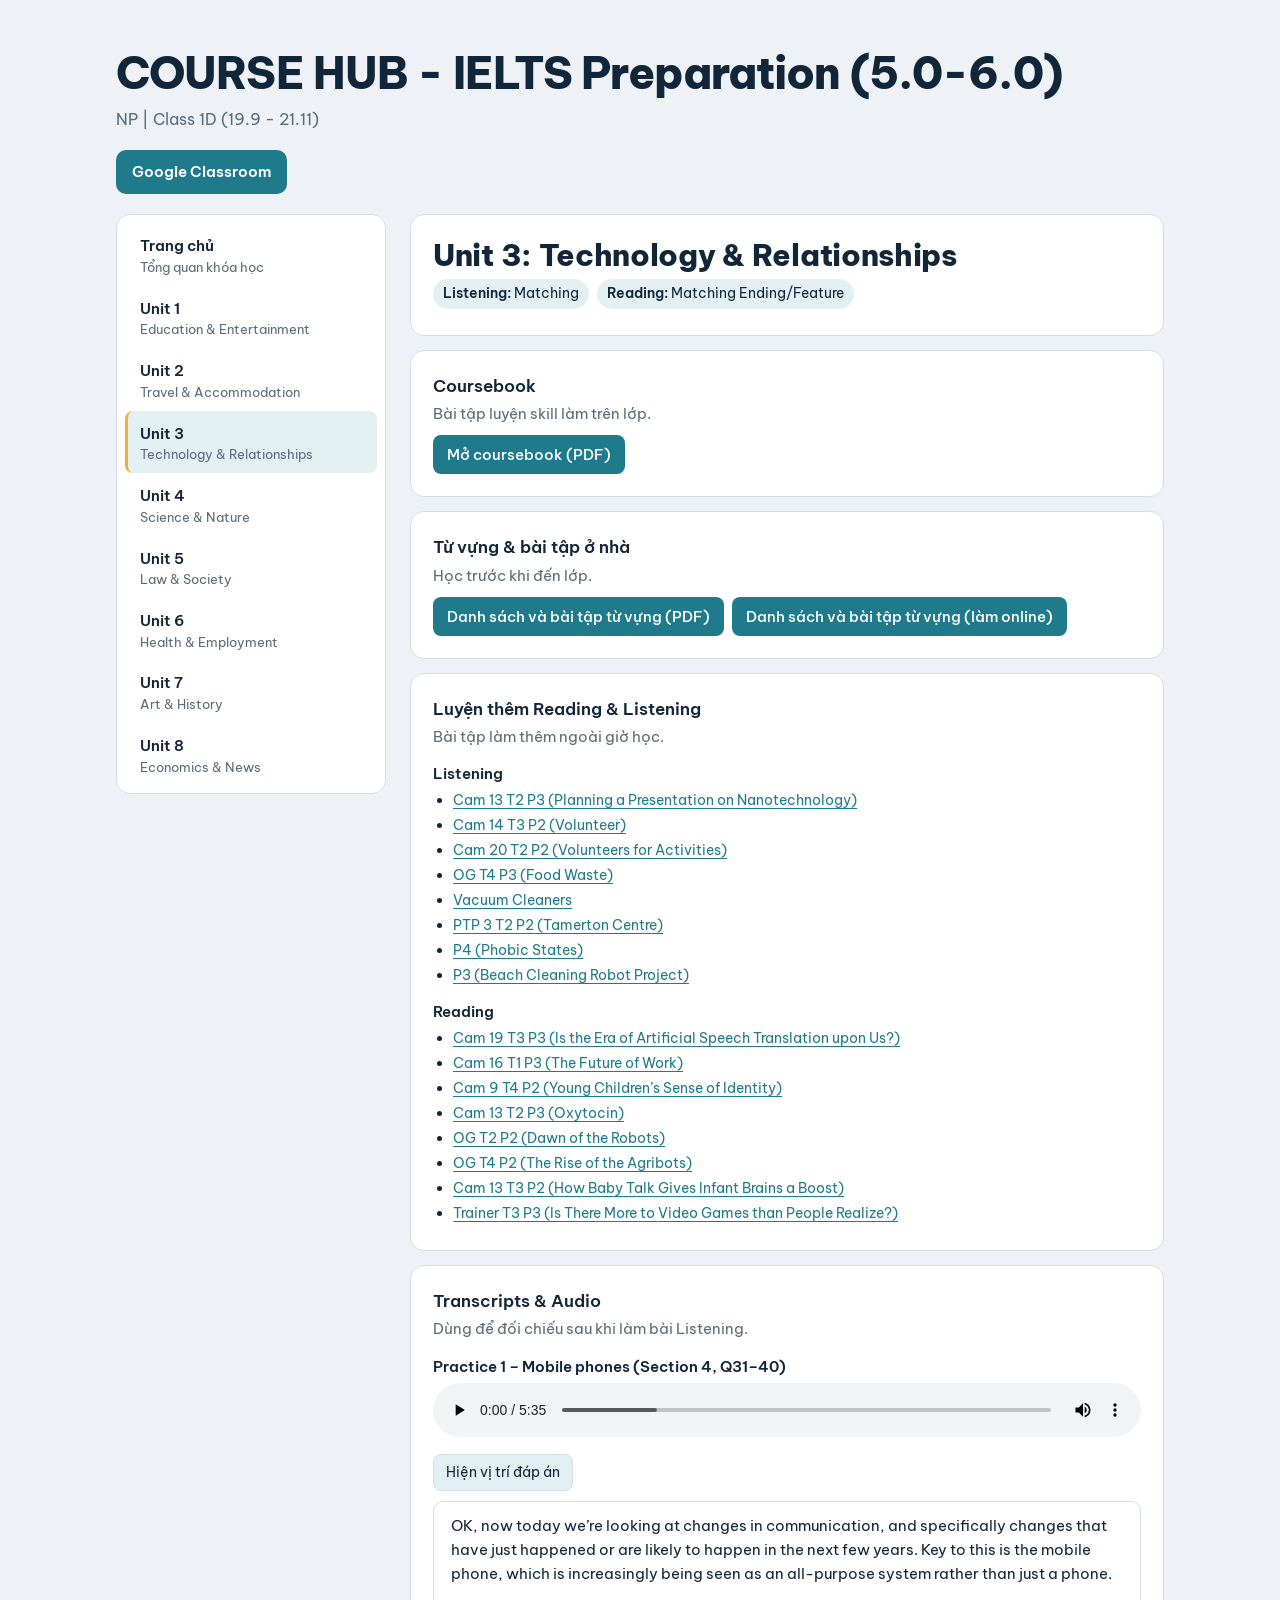
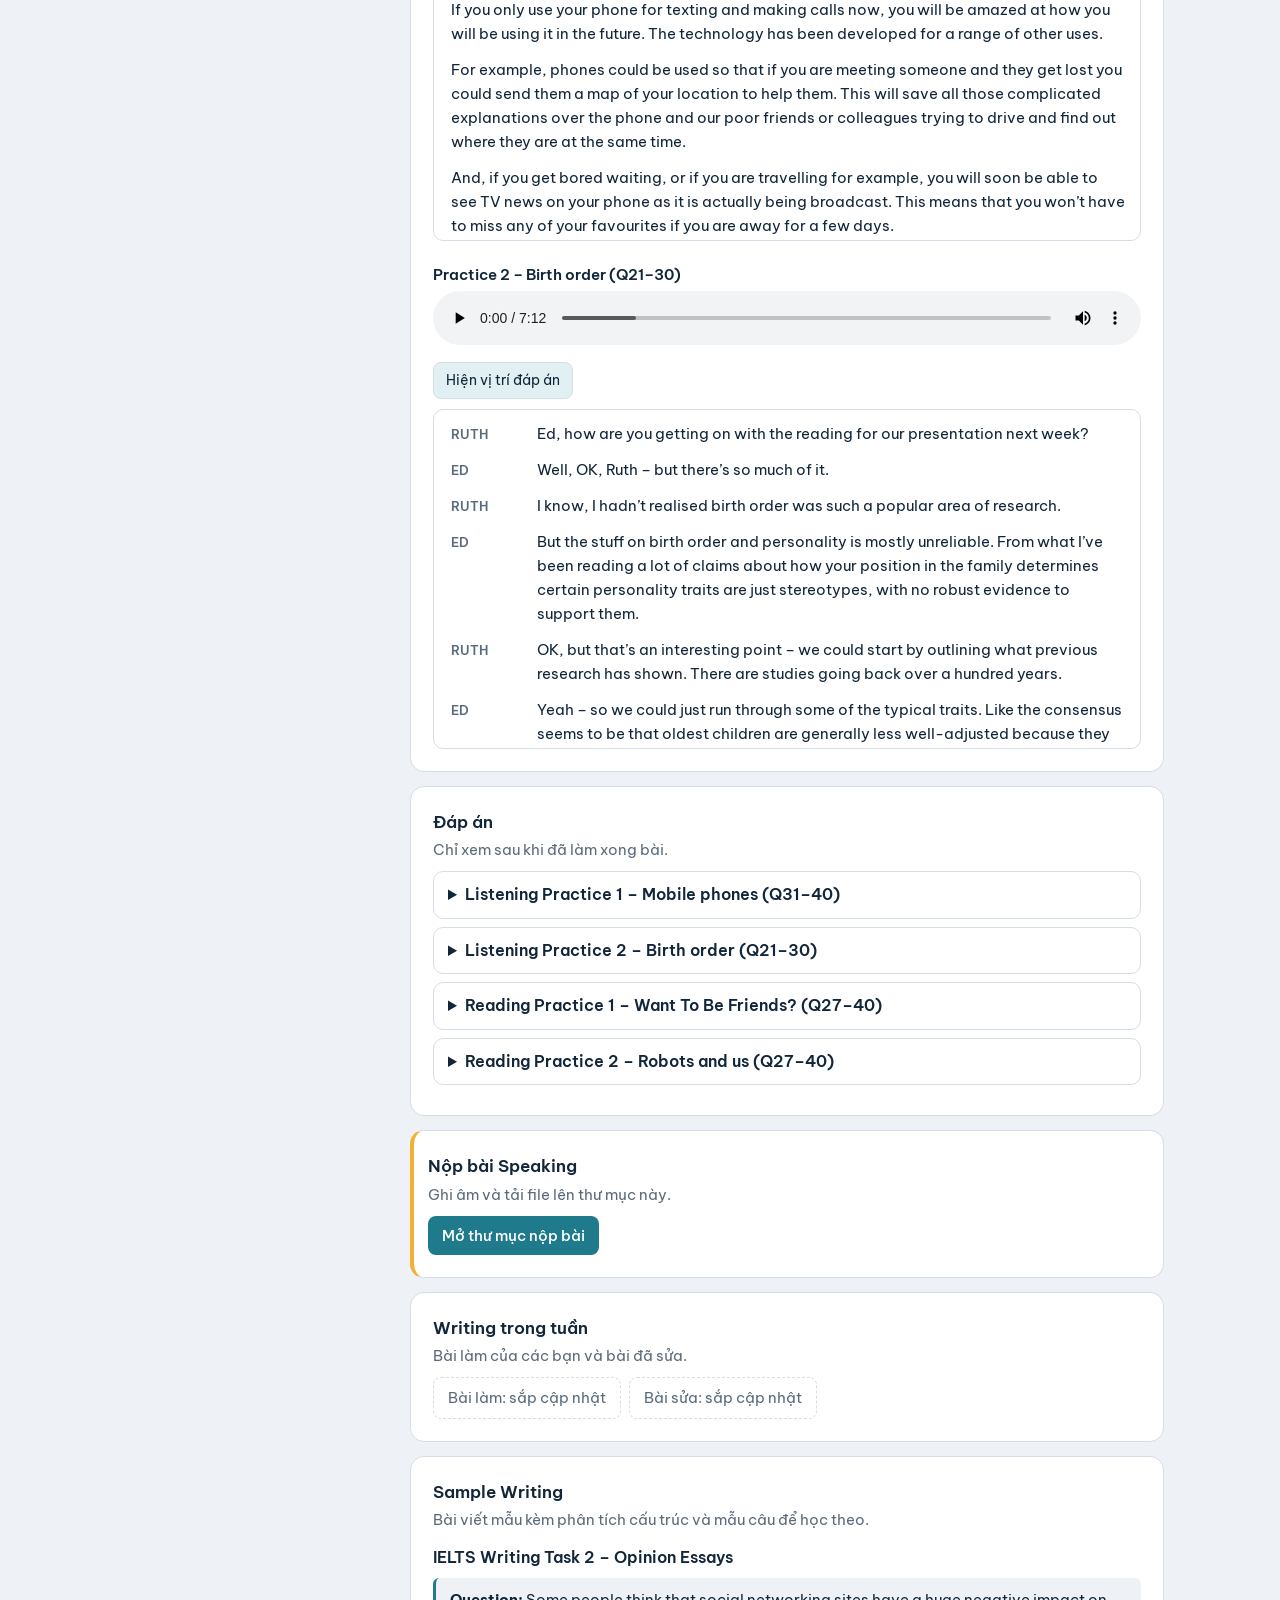
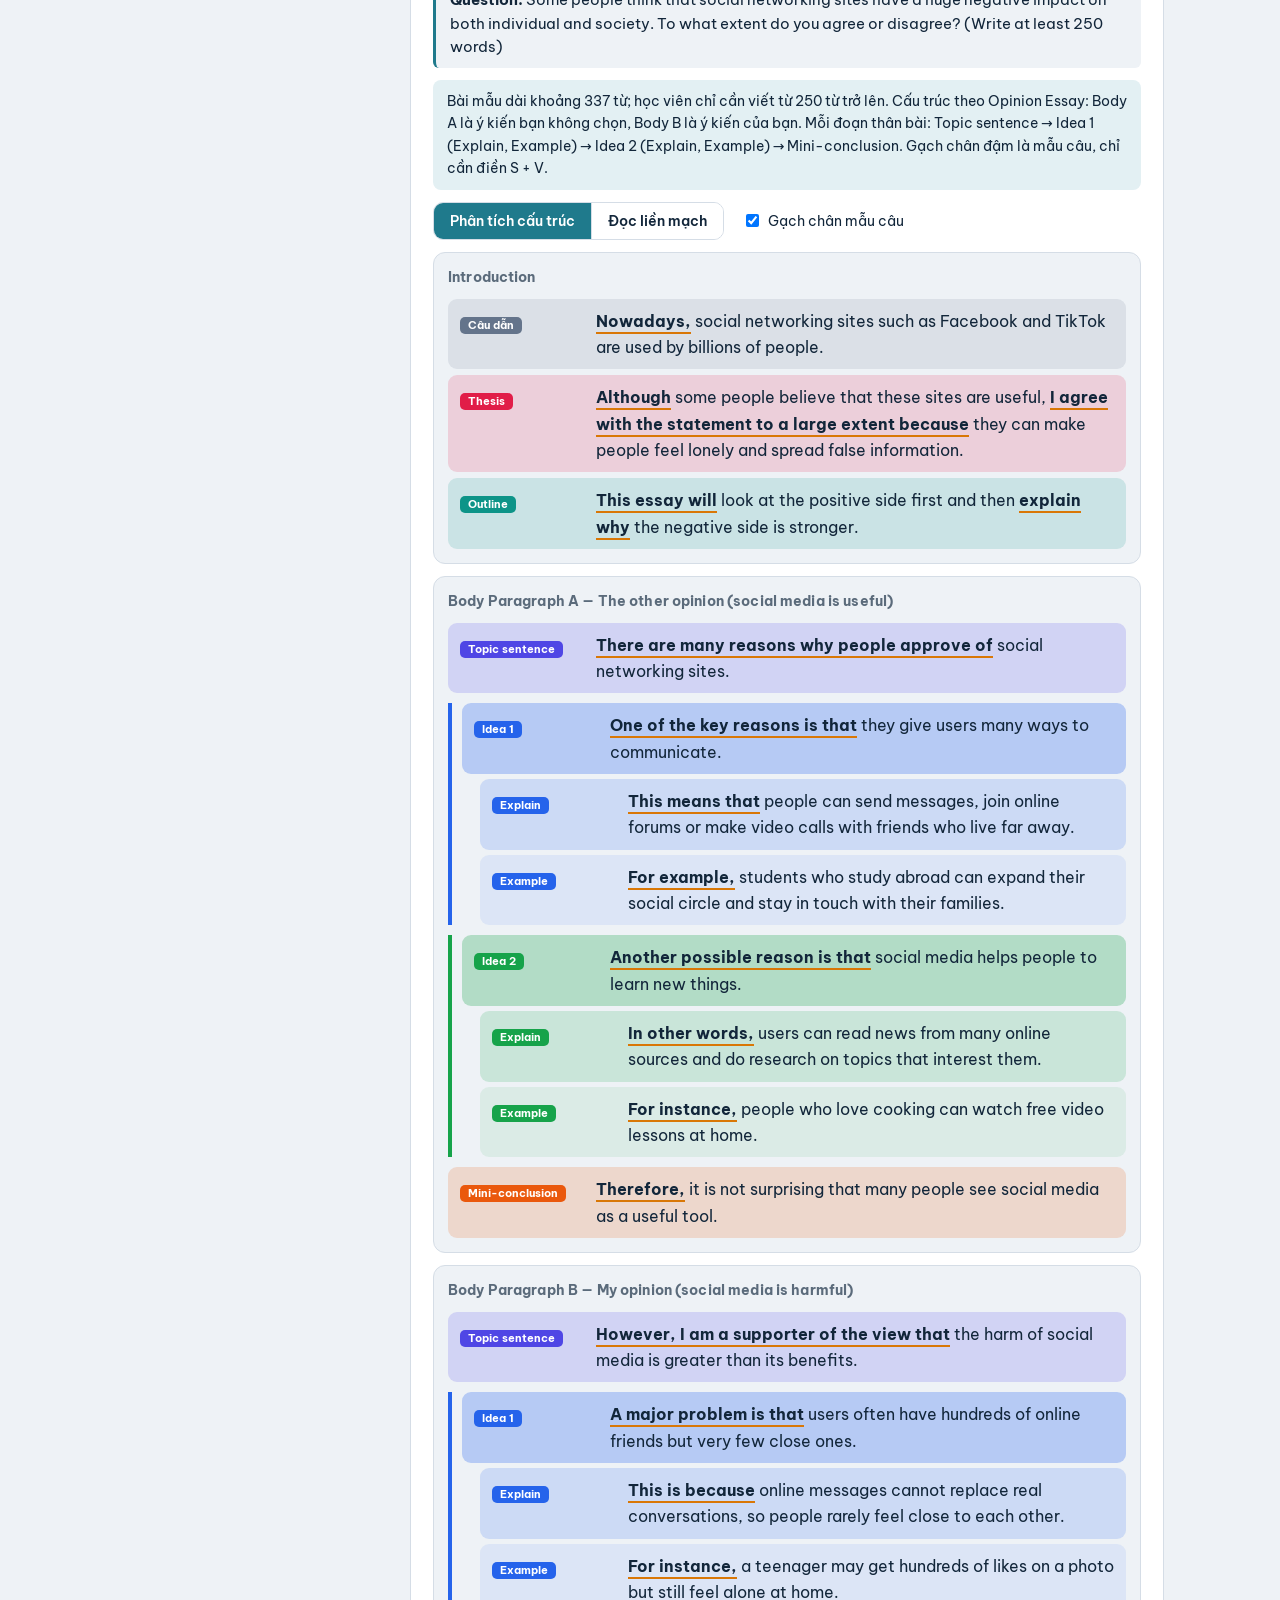
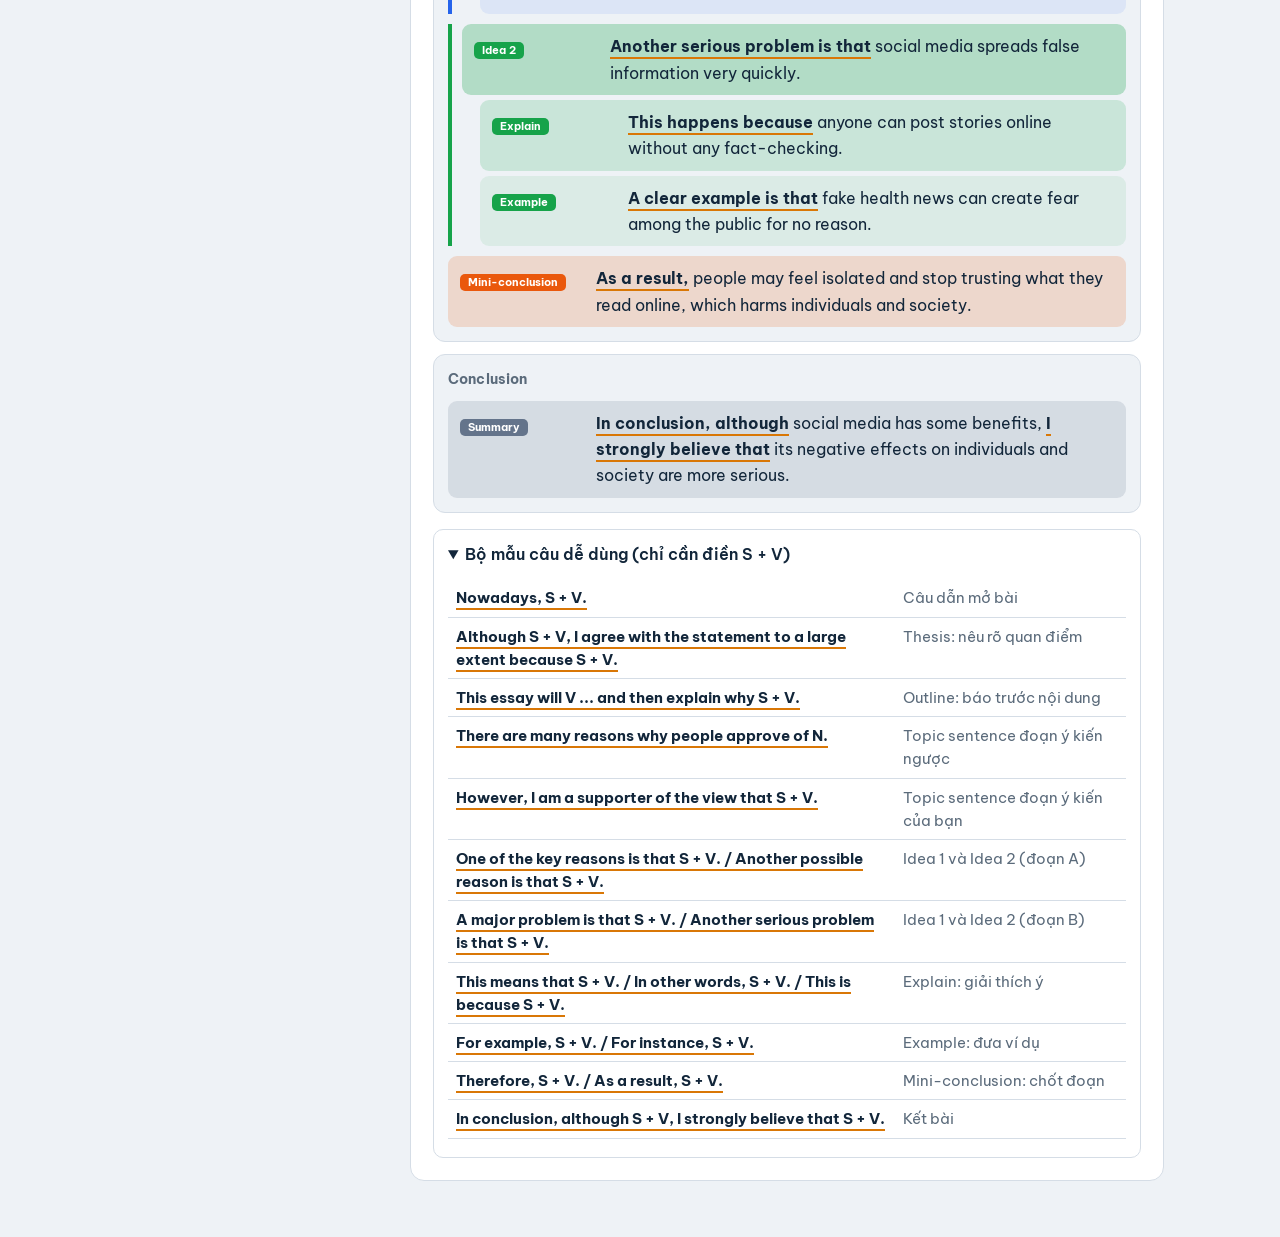
<file: unit3.html>
<!DOCTYPE html>
<html lang="vi">
<head>
<meta charset="utf-8">
<meta name="viewport" content="width=device-width, initial-scale=1, viewport-fit=cover">
<title>Unit 3 – Technology & Relationships | COURSE HUB</title>
<link rel="preconnect" href="https://fonts.googleapis.com">
<link href="https://fonts.googleapis.com/css2?family=Be+Vietnam+Pro:wght@400;500;600;700;800&display=swap" rel="stylesheet">
<link rel="stylesheet" href="style.css">
</head>
<body>
<div class="wrap">
<header>
<h1>COURSE HUB - IELTS Preparation (5.0-6.0)</h1>
<p>NP | Class 1D (19.9 - 21.11)</p>
<div class="top" id="top"></div>
</header>
<div class="layout">
<nav id="nav" aria-label="Danh sách unit"></nav>
<main id="main"></main>
</div>
<p class="foot" id="footTm" hidden><button id="tm">Chế độ canh thời gian (giáo viên)</button></p>
</div>
<script src="config.js"></script>
<script>
/* ===== DỮ LIỆU UNIT 3: chỉ sửa file này khi cập nhật unit này ===== */
window.UNIT = {
 "n": 3,
 "practiceL": [
  {
   "t": "Cam 13 T2 P3 (Planning a Presentation on Nanotechnology)",
   "u": "https://youpass.vn/thi-thu/listening/7490"
  },
  {
   "t": "Cam 14 T3 P2 (Volunteer)",
   "u": "https://youpass.vn/thi-thu/listening/7469"
  },
  {
   "t": "Cam 20 T2 P2 (Volunteers for Activities)",
   "u": "https://youpass.vn/thi-thu/listening/7380"
  },
  {
   "t": "OG T4 P3 (Food Waste)",
   "u": "https://tuhoc.dolenglish.vn/luyen-thi-ielts/ielts-listening-practice-luyen-tap-food-waste-official-cambridge-guide-to-ielts-test-4-section-3?force_modal=true"
  },
  {
   "t": "Vacuum Cleaners",
   "u": "https://mockarena.uz/test/34ffbbe2-cb36-4e9e-95dc-deaa055d41fe/listening/2"
  },
  {
   "t": "PTP 3 T2 P2 (Tamerton Centre)",
   "u": "https://tuhoc.dolenglish.vn/luyen-thi-ielts/ielts-listening-practice-luyen-tap-tamerton-centre-practice-test-plus-3-test-2-section-2"
  },
  {
   "t": "P4 (Phobic States)",
   "u": "https://engnovate.com/ielts-listening-answers/anxiety/"
  },
  {
   "t": "P3 (Beach Cleaning Robot Project)",
   "u": "https://youpass.vn/thi-thu/listening/12538"
  }
 ],
 "practiceR": [
  {
   "t": "Cam 19 T3 P3 (Is the Era of Artificial Speech Translation upon Us?)",
   "u": "https://youpass.vn/thi-thu/reading/7262"
  },
  {
   "t": "Cam 16 T1 P3 (The Future of Work)",
   "u": "https://youpass.vn/thi-thu/reading/7298"
  },
  {
   "t": "Cam 9 T4 P2 (Young Children’s Sense of Identity)",
   "u": "https://tuhoc.dolenglish.vn/luyen-thi-ielts/ielts-reading-practice-luyen-tap-ielts-reading-young-children-s-sense-of-identity-mock-test-ielts-9-test-4-passage-2"
  },
  {
   "t": "Cam 13 T2 P3 (Oxytocin)",
   "u": "https://youpass.vn/thi-thu/reading/7329"
  },
  {
   "t": "OG T2 P2 (Dawn of the Robots)",
   "u": "https://tuhoc.dolenglish.vn/ielts-reading-practice-luyen-tap-ielts-reading-dawn-of-the-robots-official-cambridge-guide-to-ielts-test-2-passage-2"
  },
  {
   "t": "OG T4 P2 (The Rise of the Agribots)",
   "u": "https://tuhoc.dolenglish.vn/ielts-reading-practice-luyen-tap-ielts-reading-the-rise-of-agribots-official-cambridge-guide-to-ielts-test-4-passage-2"
  },
  {
   "t": "Cam 13 T3 P2 (How Baby Talk Gives Infant Brains a Boost)",
   "u": "https://youpass.vn/thi-thu/reading/7328"
  },
  {
   "t": "Trainer T3 P3 (Is There More to Video Games than People Realize?)",
   "u": "https://tuhoc.dolenglish.vn/ielts-reading-practice-luyen-tap-ielts-reading-is-there-more-to-video-games-than-people-realize-ielts-trainer-test-3-passage-3"
  }
 ],
 "audio": [
  {
   "id": "u3p1",
   "title": "Practice 1 – Mobile phones (Section 4, Q31–40)",
   "audio": "unit3/L1_Track_3_1.mp3",
   "times": null,
   "lines": [
    [
     "",
     "OK, now today we’re looking at changes in communication, and specifically changes that have just happened or are likely to happen in the next few years. Key to this is the mobile phone, which is increasingly being seen as an all-purpose system rather than just a phone."
    ],
    [
     "",
     "If you only use your phone for texting and making calls now, you will be amazed at how you will be using it in the future. The technology has been developed for a range of other uses."
    ],
    [
     "",
     "For example, phones could be used so that if you are meeting someone and they get lost you could send them a map of your location to help them. This will save all those complicated explanations over the phone and our poor friends or colleagues trying to drive and find out where they are at the same time."
    ],
    [
     "",
     "And, if you get bored waiting, or if you are travelling for example, you will soon be able to see TV news on your phone as it is actually being broadcast. This means that you won’t have to miss any of your favourites if you are away for a few days."
    ],
    [
     "",
     "Most people have got used to texting now, and young people send pictures to each other but, what is exciting, is the possibility of putting music with them before you send them. And it’s not all frivolous."
    ],
    [
     "",
     "Phones are going to become even more critical in business and education. Some recent developments have a highly practical usage so, for example, as lecturers we will be able to send everybody a text to let them know if lectures have been cancelled."
    ],
    [
     "",
     "And the new phones could have a further use in education, as well as business, as they will enable us to go to any destination – such as when we are doing a field trip for instance – and from there to send data directly to a computer so that we can access it when we get home. This means we will no longer be limited by what the phone can store."
    ],
    [
     "",
     "And it’s interesting to look at the different ways that men and women use phones now, as that does affect how the technology will develop. Some research has been done on how people use phones and some of the results are surprising."
    ],
    [
     "",
     "One of the increasing usages of mobile phones is to get all sorts of data such as phone numbers, the weather, train times, etcetera and, while there’s been an attempt to set up connections with things that women might be interested in accessing, it is overwhelmingly men who do this."
    ],
    [
     "",
     "But what about the traditional use of a phone – to speak to people! I suppose we would predict that it is mainly women who use phones as a method of contact for friends and family but, in fact, the genders exploit this facility equally."
    ],
    [
     "",
     "I’ve spoken about the increased business usages that phones will offer and I suppose we would associate this usage with men. The survey picked up though that women are often working from home or catching up with work in the evenings so they use phones in this way as much as men do."
    ],
    [
     "",
     "Most of us are aware we can store photos on our phones it’s an ideal method of capturing a moment, wherever you are. Women tend to be the group that keep photos on their phones, but it seems that men use their phones to actually take pictures much more than women do."
    ],
    [
     "",
     "And, of course, all this knowledge affects the marketing that the companies will do …"
    ]
   ],
   "ev": [
    [
     2,
     "you could send them a map of your location",
     "31"
    ],
    [
     3,
     "see TV news on your phone as it is actually being broadcast",
     "32"
    ],
    [
     4,
     "putting music with them before you send them",
     "33"
    ],
    [
     5,
     "send everybody a text to let them know if lectures have been cancelled",
     "34"
    ],
    [
     6,
     "send data directly to a computer",
     "35"
    ],
    [
     8,
     "it is overwhelmingly men who do this",
     "36"
    ],
    [
     9,
     "the genders exploit this facility equally",
     "37"
    ],
    [
     10,
     "women are often working from home or catching up with work in the evenings so they use phones in this way as much as men do",
     "38"
    ],
    [
     11,
     "Women tend to be the group that keep photos on their phones",
     "39"
    ],
    [
     11,
     "men use their phones to actually take pictures much more than women do",
     "40"
    ]
   ]
  },
  {
   "id": "u3p2",
   "title": "Practice 2 – Birth order (Q21–30)",
   "audio": "unit3/L1_Track_3_2.mp3",
   "times": null,
   "lines": [
    [
     "RUTH",
     "Ed, how are you getting on with the reading for our presentation next week?"
    ],
    [
     "ED",
     "Well, OK, Ruth – but there’s so much of it."
    ],
    [
     "RUTH",
     "I know, I hadn’t realised birth order was such a popular area of research."
    ],
    [
     "ED",
     "But the stuff on birth order and personality is mostly unreliable. From what I’ve been reading a lot of claims about how your position in the family determines certain personality traits are just stereotypes, with no robust evidence to support them."
    ],
    [
     "RUTH",
     "OK, but that’s an interesting point – we could start by outlining what previous research has shown. There are studies going back over a hundred years."
    ],
    [
     "ED",
     "Yeah – so we could just run through some of the typical traits. Like the consensus seems to be that oldest children are generally less well-adjusted because they never get over the arrival of a younger sibling."
    ],
    [
     "RUTH",
     "Right, but on a positive note, some studies claimed that they were thought to be good at nurturing – certainly in the past when people had large families they would have been expected to look after the younger ones."
    ],
    [
     "ED",
     "There isn’t such a clear picture for middle children – but one trait that a lot of the studies mention is that they are easier to get on with than older or younger siblings."
    ],
    [
     "RUTH",
     "Generally eager to please and helpful – although that’s certainly not accurate as far as my family goes – my middle brother was a nightmare – always causing fights and envious of whatever I had."
    ],
    [
     "ED",
     "As I said – none of this seems to relate to my own experience. I’m the youngest in my family and I don’t recognise myself in any of the studies I’ve read about. I’m supposed to have been a sociable and confident child who made friends easily – but I was actually terribly shy."
    ],
    [
     "RUTH",
     "Really? That’s funny. There have been hundreds of studies on twins but mostly about nurture versus nature…"
    ],
    [
     "ED",
     "There was one on personality, which said that a twin is likely to be quite shy in social situations because they always have their twin around to depend on for support."
    ],
    [
     "RUTH",
     "My cousins were like that when they were small – they were only interested in each other and found it hard to engage with other kids. They’re fine now though."
    ],
    [
     "ED",
     "Only children have had a really bad press – a lot of studies have branded them as loners who think the world revolves around them because they’ve never had to fight for their parents’ attention."
    ],
    [
     "RUTH",
     "That does seem a bit harsh. One category I hadn’t considered before was children with much older siblings – a couple of studies mentioned that these children grow up more quickly and are expected to do basic things for themselves – like getting dressed."
    ],
    [
     "ED",
     "I can see how that might be true – although I expect they’re sometimes the exact opposite – playing the baby role and clamouring for special treatment."
    ],
    [
     "RUTH",
     "What was the problem with most of these studies, do you think?"
    ],
    [
     "ED",
     "I think it was because in a lot of cases data was collected from only one sibling per family, who rated him or herself and his or her siblings at the same time."
    ],
    [
     "RUTH",
     "Mmm. Some of the old research into the relationship between birth order and academic achievement has been proved to be accurate though. Performances in intelligence tests decline slightly from the eldest child to his or her younger siblings. This has been proved in lots of recent studies."
    ],
    [
     "ED",
     "Yes. Although what many of them didn’t take into consideration was family size. The more siblings there are, the likelier the family is to have a low socioeconomic status – which can also account for differences between siblings in academic performance."
    ],
    [
     "RUTH",
     "The oldest boy might be given more opportunities than his younger sisters, for example."
    ],
    [
     "ED",
     "Exactly."
    ],
    [
     "RUTH",
     "But the main reason for the marginally higher academic performance of oldest children is quite surprising, I think. It’s not only that they benefit intellectually from extra attention at a young age – which is what I would have expected. It’s that they benefit from being teachers for their younger siblings, by verbalising processes."
    ],
    [
     "ED",
     "Right, and this gives them status and confidence, which again contribute, in a small way, to better performance. So would you say sibling rivalry has been a useful thing for you?"
    ],
    [
     "RUTH",
     "I think so – my younger brother was incredibly annoying and we fought a lot but I think this has made me a stronger person. I know how to defend myself. We had some terrible arguments and I would have died rather than apologise to him – but we had to put up with each other and most of the time we co-existed amicably enough."
    ],
    [
     "ED",
     "Yes, my situation was pretty similar. But I don’t think having two older brothers made me any less selfish – I was never prepared to let my brothers use any of my stuff …"
    ],
    [
     "RUTH",
     "That’s perfectly normal, whereas …"
    ]
   ],
   "ev": [
    [
     6,
     "good at nurturing",
     "21"
    ],
    [
     8,
     "Generally eager to please and helpful",
     "22"
    ],
    [
     9,
     "a sociable and confident child who made friends easily",
     "23"
    ],
    [
     11,
     "a twin is likely to be quite shy in social situations",
     "24"
    ],
    [
     13,
     "loners who think the world revolves around them",
     "25"
    ],
    [
     14,
     "grow up more quickly and are expected to do basic things for themselves",
     "26"
    ],
    [
     19,
     "family size",
     "27"
    ],
    [
     22,
     "benefit from being teachers for their younger siblings, by verbalising processes",
     "28"
    ],
    [
     24,
     "I know how to defend myself",
     "29/30"
    ],
    [
     24,
     "we had to put up with each other",
     "29/30"
    ]
   ]
  }
 ],
 "keys": [
  {
   "t": "Listening Practice 1 – Mobile phones (Q31–40)",
   "note": "",
   "a": [
    {
     "q": "31",
     "m": "a map",
     "alt": []
    },
    {
     "q": "32",
     "m": "TV news",
     "alt": []
    },
    {
     "q": "33",
     "m": "music",
     "alt": []
    },
    {
     "q": "34",
     "m": "cancelled",
     "alt": []
    },
    {
     "q": "35",
     "m": "data",
     "alt": []
    },
    {
     "q": "36",
     "m": "B",
     "alt": []
    },
    {
     "q": "37",
     "m": "C",
     "alt": []
    },
    {
     "q": "38",
     "m": "C",
     "alt": []
    },
    {
     "q": "39",
     "m": "A",
     "alt": []
    },
    {
     "q": "40",
     "m": "B",
     "alt": []
    }
   ]
  },
  {
   "t": "Listening Practice 2 – Birth order (Q21–30)",
   "note": "",
   "a": [
    {
     "q": "21",
     "m": "G",
     "alt": []
    },
    {
     "q": "22",
     "m": "F",
     "alt": []
    },
    {
     "q": "23",
     "m": "A",
     "alt": []
    },
    {
     "q": "24",
     "m": "E",
     "alt": []
    },
    {
     "q": "25",
     "m": "B",
     "alt": []
    },
    {
     "q": "26",
     "m": "C",
     "alt": []
    },
    {
     "q": "27",
     "m": "C",
     "alt": []
    },
    {
     "q": "28",
     "m": "A",
     "alt": []
    },
    {
     "q": "29 & 30",
     "m": "B, D",
     "alt": []
    }
   ]
  },
  {
   "t": "Reading Practice 1 – Want To Be Friends? (Q27–40)",
   "note": "",
   "s": 27,
   "a": [
    {
     "m": "i",
     "alt": [],
     "e": "PB – L3 (many people now turn to their online social networks ahead of sources such as newspapers and television for trusted and relevant news or information)"
    },
    {
     "m": "x",
     "alt": [],
     "e": "PC – L3 (online social networking appears to be very good for ‘servicing’ relationships, but not for establishing them)"
    },
    {
     "m": "ii",
     "alt": [],
     "e": "PD – L5 (people who use these sites to keep updated on the activities of their acquaintances are more likely to be liked in subsequent social interactions)"
    },
    {
     "m": "vii",
     "alt": [],
     "e": "PE – L2 (the frequency of networking site use correlates with greater self-esteem)"
    },
    {
     "m": "iii",
     "alt": [],
     "e": "PF – L2 (‘We’ll have to learn how to live a more transparent life’)"
    },
    {
     "m": "v",
     "alt": [],
     "e": "PG – L5 (those who could see the choices of more participants ... persuaded the group to pick their colour)"
    },
    {
     "m": "F",
     "alt": [],
     "e": "PG – L6 (greater persuasive power could lie with well-connected individuals)"
    },
    {
     "m": "E",
     "alt": [],
     "e": "PE – L5 (People are readily sharing personal feelings and experiences to a wider circle)"
    },
    {
     "m": "C",
     "alt": [],
     "e": "PC – L2 (our primate brains place a cap on the number of genuine social relationships we can actually cope with: roughly 150)"
    },
    {
     "m": "D",
     "alt": [],
     "e": "PD – L5 (people who ... keep updated on the activities of their acquaintances are more likely to be liked)"
    },
    {
     "m": "B",
     "alt": [
      "E"
     ],
     "e": "(Thứ tự tùy ý) B: PA – L6-7 (‘You couldn’t maintain all of those weak ties on your own’ ... ‘Online sites ... give you a way of cataloguing them’). E: PE – L9 (‘There’s more of a safety net now’)"
    },
    {
     "m": "E",
     "alt": [
      "B"
     ],
     "e": "(Thứ tự tùy ý) xem câu 37"
    },
    {
     "m": "A",
     "alt": [
      "E"
     ],
     "e": "(Thứ tự tùy ý) A: PB – L4 (What they hear could well be inaccurate). E: PF – L3 (We may have to give up some ability to show very limited glimpses of ourselves to others)"
    },
    {
     "m": "E",
     "alt": [
      "A"
     ],
     "e": "(Thứ tự tùy ý) xem câu 39"
    }
   ]
  },
  {
   "t": "Reading Practice 2 – Robots and us (Q27–40)",
   "note": "",
   "s": 27,
   "a": [
    {
     "m": "A",
     "alt": [],
     "e": "P7 – L3 (we should ensure that robots remain as no more than “idiot savants” lacking the capacity to outwit us)"
    },
    {
     "m": "C",
     "alt": [],
     "e": "P9 – L2 (as robots have never shown themselves to be a threat to humans, it seems unlikely that they ever will)"
    },
    {
     "m": "B",
     "alt": [],
     "e": "P5 – L4 (Expecting a machine close to the creative intelligence of a human within the next 50 years would be highly ambitious)"
    },
    {
     "m": "A",
     "alt": [],
     "e": "P4 – L4 (Should we feel guilty about exploiting [sophisticated robots]?)"
    },
    {
     "m": "B",
     "alt": [],
     "e": "P2 – L4 (Using robots to gather resources nearer to home would seem to be a better use of our robotic tools)"
    },
    {
     "m": "A",
     "alt": [],
     "e": "P10 – L1 (it’s better to read first-rate science fiction than second-rate science ... perhaps no more likely to be wrong)"
    },
    {
     "m": "C",
     "alt": [],
     "e": "P9 – L3 (Not all fear [robots]; many people welcome machine intelligence)"
    },
    {
     "m": "C",
     "alt": [],
     "e": "P1 – L3 (more realistic and benign than the ... “terraforming” of planets) và P3 – L1 (the idea of ‘colonisation’ of other planets seemed morally dubious)"
    },
    {
     "m": "B",
     "alt": [],
     "e": "P4 – L1 (Robots are still limited in their ability to sense their environment) và P5 – L3 (there is no machine that can identify visual objects or speech with the reliability and flexibility of humans)"
    },
    {
     "m": "D",
     "alt": [],
     "e": "P8 – L1 (we have already seen the damaging effects of artificial intelligence in the form of computer viruses) ≠ P9 – L2 (none have in fact risen up and challenged human supremacy)"
    },
    {
     "m": "B",
     "alt": [],
     "e": "P6 – L2 (it stems from humans’ tendency to personify inanimate objects)"
    },
    {
     "m": "C",
     "alt": [],
     "e": "P7 – L2 (these could behave like a single “brain” with a mind of its own, and with goals that may be contrary to human welfare)"
    },
    {
     "m": "B",
     "alt": [],
     "e": "P11 – L3 (almost no science fiction envisages a future without robots)"
    },
    {
     "m": "C",
     "alt": [],
     "e": "P12 – L4 (‘In some cases, we need to bring these different understandings together to get a whole perspective’)"
    }
   ]
  }
 ],
 "links": {
  "coursebook": [
   "unit3/coursebook.pdf"
  ],
  "vocab": [
   "unit3/vocabulary.pdf",
   "unit3/vocab-exercises.html"
  ],
  "speaking": [
   "https://drive.google.com/drive/folders/1hsNS8WGPOIfsbCv8Op0-1cXaNXzQ7HXb?usp=sharing"
  ]
 },
 "sample": [
  {
   "type": "IELTS Writing Task 2 – Opinion Essays",
   "question": "Some people think that social networking sites have a huge negative impact on both individual and society. To what extent do you agree or disagree? (Write at least 250 words)",
   "note": "Bài mẫu dài khoảng 337 từ; học viên chỉ cần viết từ 250 từ trở lên. Cấu trúc theo Opinion Essay: Body A là ý kiến bạn không chọn, Body B là ý kiến của bạn. Mỗi đoạn thân bài: Topic sentence → Idea 1 (Explain, Example) → Idea 2 (Explain, Example) → Mini-conclusion. Gạch chân đậm là mẫu câu, chỉ cần điền S + V.",
   "paras": [
    {
     "h": "Introduction",
     "s": [
      {
       "k": "bg",
       "t": "{Nowadays,} social networking sites such as Facebook and TikTok are used by billions of people."
      },
      {
       "k": "thesis",
       "t": "{Although} some people believe that these sites are useful, {I agree with the statement to a large extent because} they can make people feel lonely and spread false information."
      },
      {
       "k": "outline",
       "t": "{This essay will} look at the positive side first and then {explain why} the negative side is stronger."
      }
     ]
    },
    {
     "h": "Body Paragraph A — The other opinion (social media is useful)",
     "s": [
      {
       "k": "topic",
       "t": "{There are many reasons why people approve of} social networking sites."
      },
      {
       "k": "idea1",
       "t": "{One of the key reasons is that} they give users many ways to communicate."
      },
      {
       "k": "exp1",
       "t": "{This means that} people can send messages, join online forums or make video calls with friends who live far away."
      },
      {
       "k": "ex1",
       "t": "{For example,} students who study abroad can expand their social circle and stay in touch with their families."
      },
      {
       "k": "idea2",
       "t": "{Another possible reason is that} social media helps people to learn new things."
      },
      {
       "k": "exp2",
       "t": "{In other words,} users can read news from many online sources and do research on topics that interest them."
      },
      {
       "k": "ex2",
       "t": "{For instance,} people who love cooking can watch free video lessons at home."
      },
      {
       "k": "res",
       "t": "{Therefore,} it is not surprising that many people see social media as a useful tool."
      }
     ]
    },
    {
     "h": "Body Paragraph B — My opinion (social media is harmful)",
     "s": [
      {
       "k": "topic",
       "t": "{However, I am a supporter of the view that} the harm of social media is greater than its benefits."
      },
      {
       "k": "idea1",
       "t": "{A major problem is that} users often have hundreds of online friends but very few close ones."
      },
      {
       "k": "exp1",
       "t": "{This is because} online messages cannot replace real conversations, so people rarely feel close to each other."
      },
      {
       "k": "ex1",
       "t": "{For instance,} a teenager may get hundreds of likes on a photo but still feel alone at home."
      },
      {
       "k": "idea2",
       "t": "{Another serious problem is that} social media spreads false information very quickly."
      },
      {
       "k": "exp2",
       "t": "{This happens because} anyone can post stories online without any fact-checking."
      },
      {
       "k": "ex2",
       "t": "{A clear example is that} fake health news can create fear among the public for no reason."
      },
      {
       "k": "res",
       "t": "{As a result,} people may feel isolated and stop trusting what they read online, which harms individuals and society."
      }
     ]
    },
    {
     "h": "Conclusion",
     "s": [
      {
       "k": "sum",
       "t": "{In conclusion, although} social media has some benefits, {I strongly believe that} its negative effects on individuals and society are more serious."
      }
     ]
    }
   ],
   "tplTitle": "Bộ mẫu câu dễ dùng (chỉ cần điền S + V)",
   "tpl": [
    [
     "Nowadays, S + V.",
     "Câu dẫn mở bài"
    ],
    [
     "Although S + V, I agree with the statement to a large extent because S + V.",
     "Thesis: nêu rõ quan điểm"
    ],
    [
     "This essay will V ... and then explain why S + V.",
     "Outline: báo trước nội dung"
    ],
    [
     "There are many reasons why people approve of N.",
     "Topic sentence đoạn ý kiến ngược"
    ],
    [
     "However, I am a supporter of the view that S + V.",
     "Topic sentence đoạn ý kiến của bạn"
    ],
    [
     "One of the key reasons is that S + V. / Another possible reason is that S + V.",
     "Idea 1 và Idea 2 (đoạn A)"
    ],
    [
     "A major problem is that S + V. / Another serious problem is that S + V.",
     "Idea 1 và Idea 2 (đoạn B)"
    ],
    [
     "This means that S + V. / In other words, S + V. / This is because S + V.",
     "Explain: giải thích ý"
    ],
    [
     "For example, S + V. / For instance, S + V.",
     "Example: đưa ví dụ"
    ],
    [
     "Therefore, S + V. / As a result, S + V.",
     "Mini-conclusion: chốt đoạn"
    ],
    [
     "In conclusion, although S + V, I strongly believe that S + V.",
     "Kết bài"
    ]
   ]
  }
 ]
};
</script>
<script src="common.js"></script>
</body>
</html>
</file>
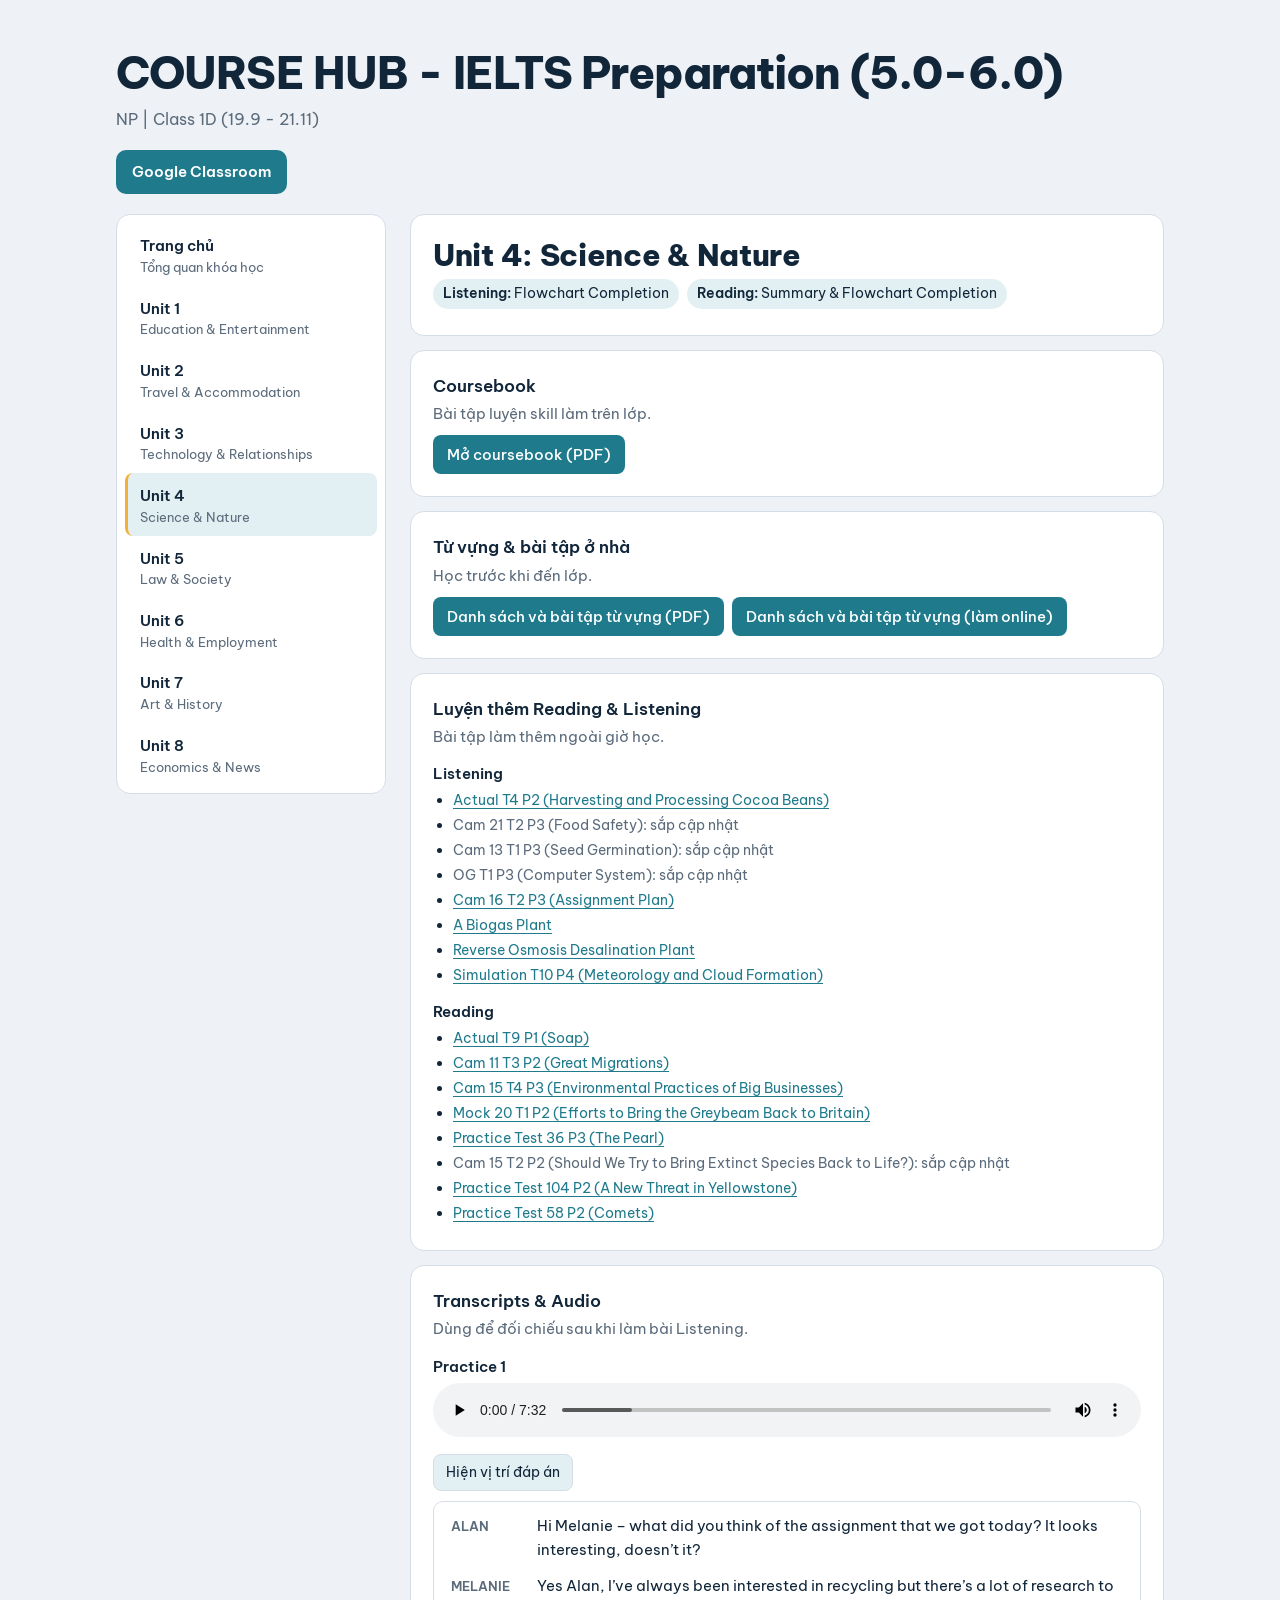
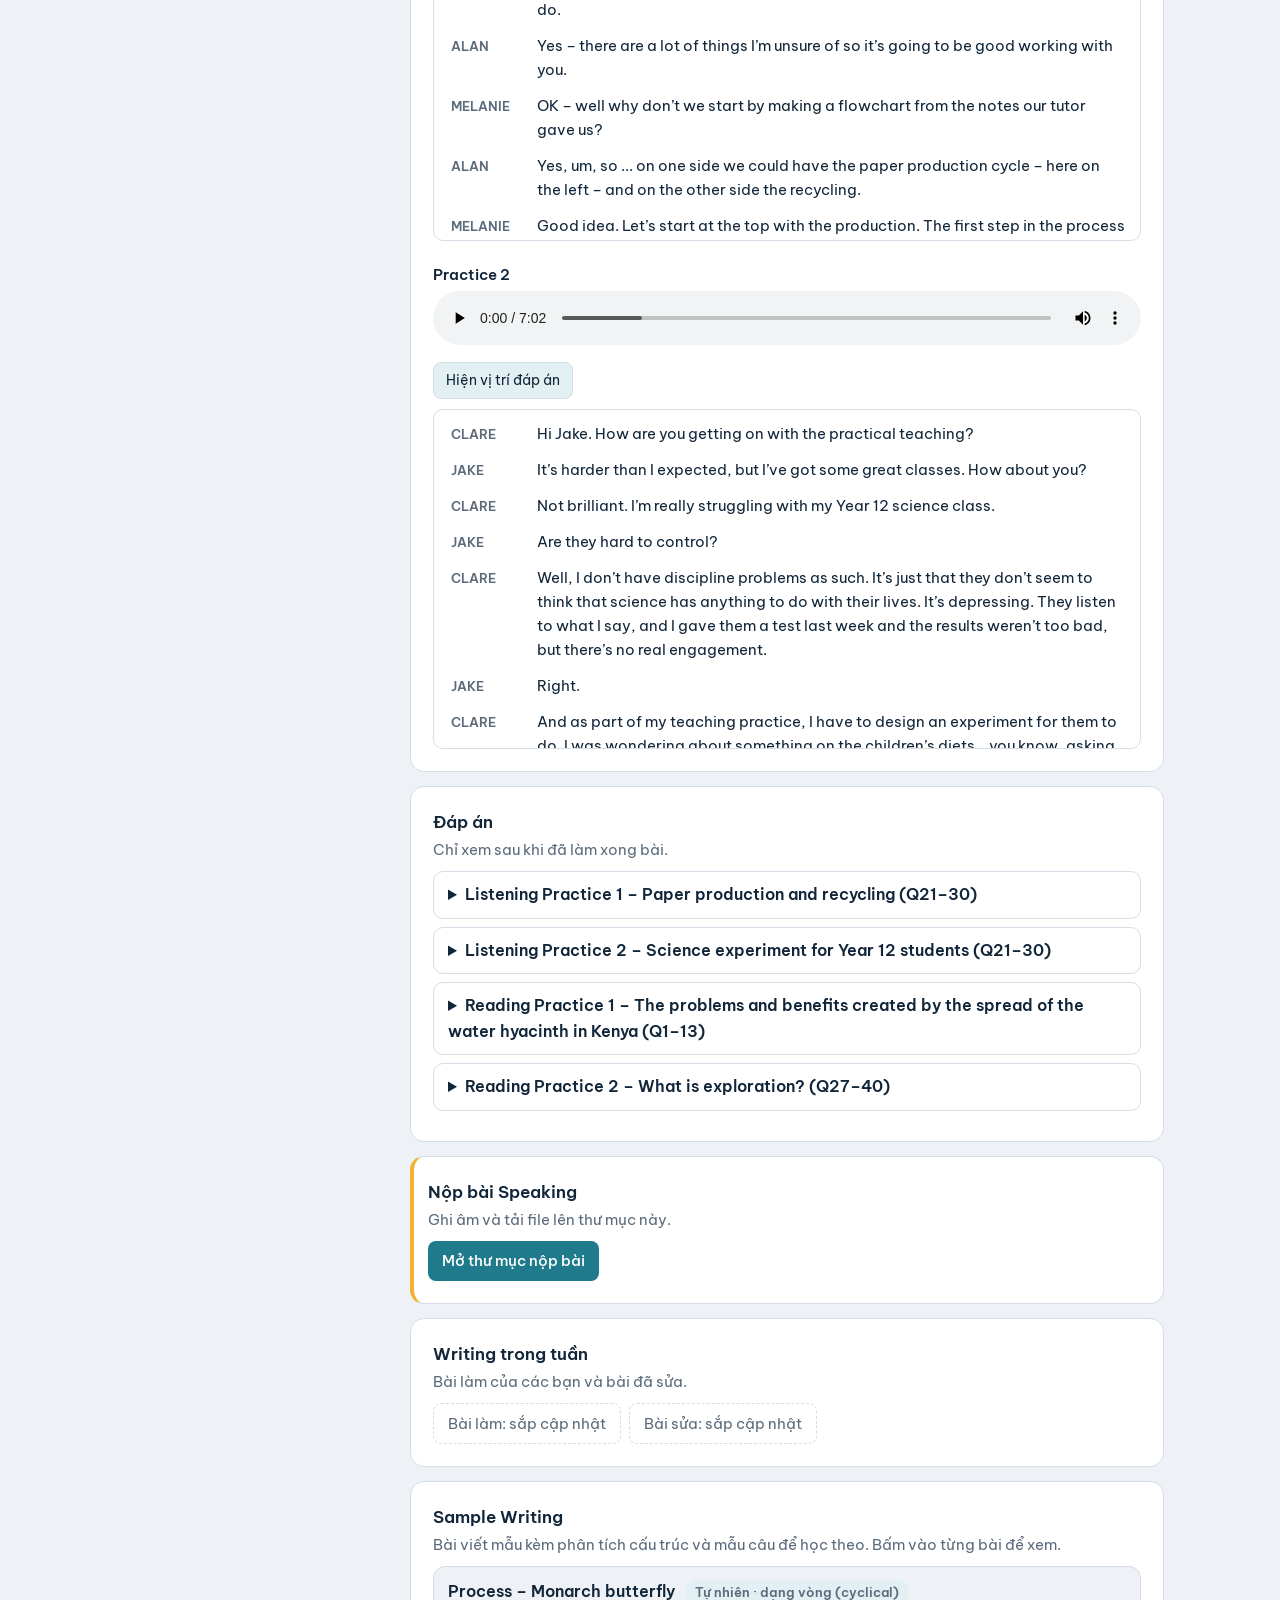
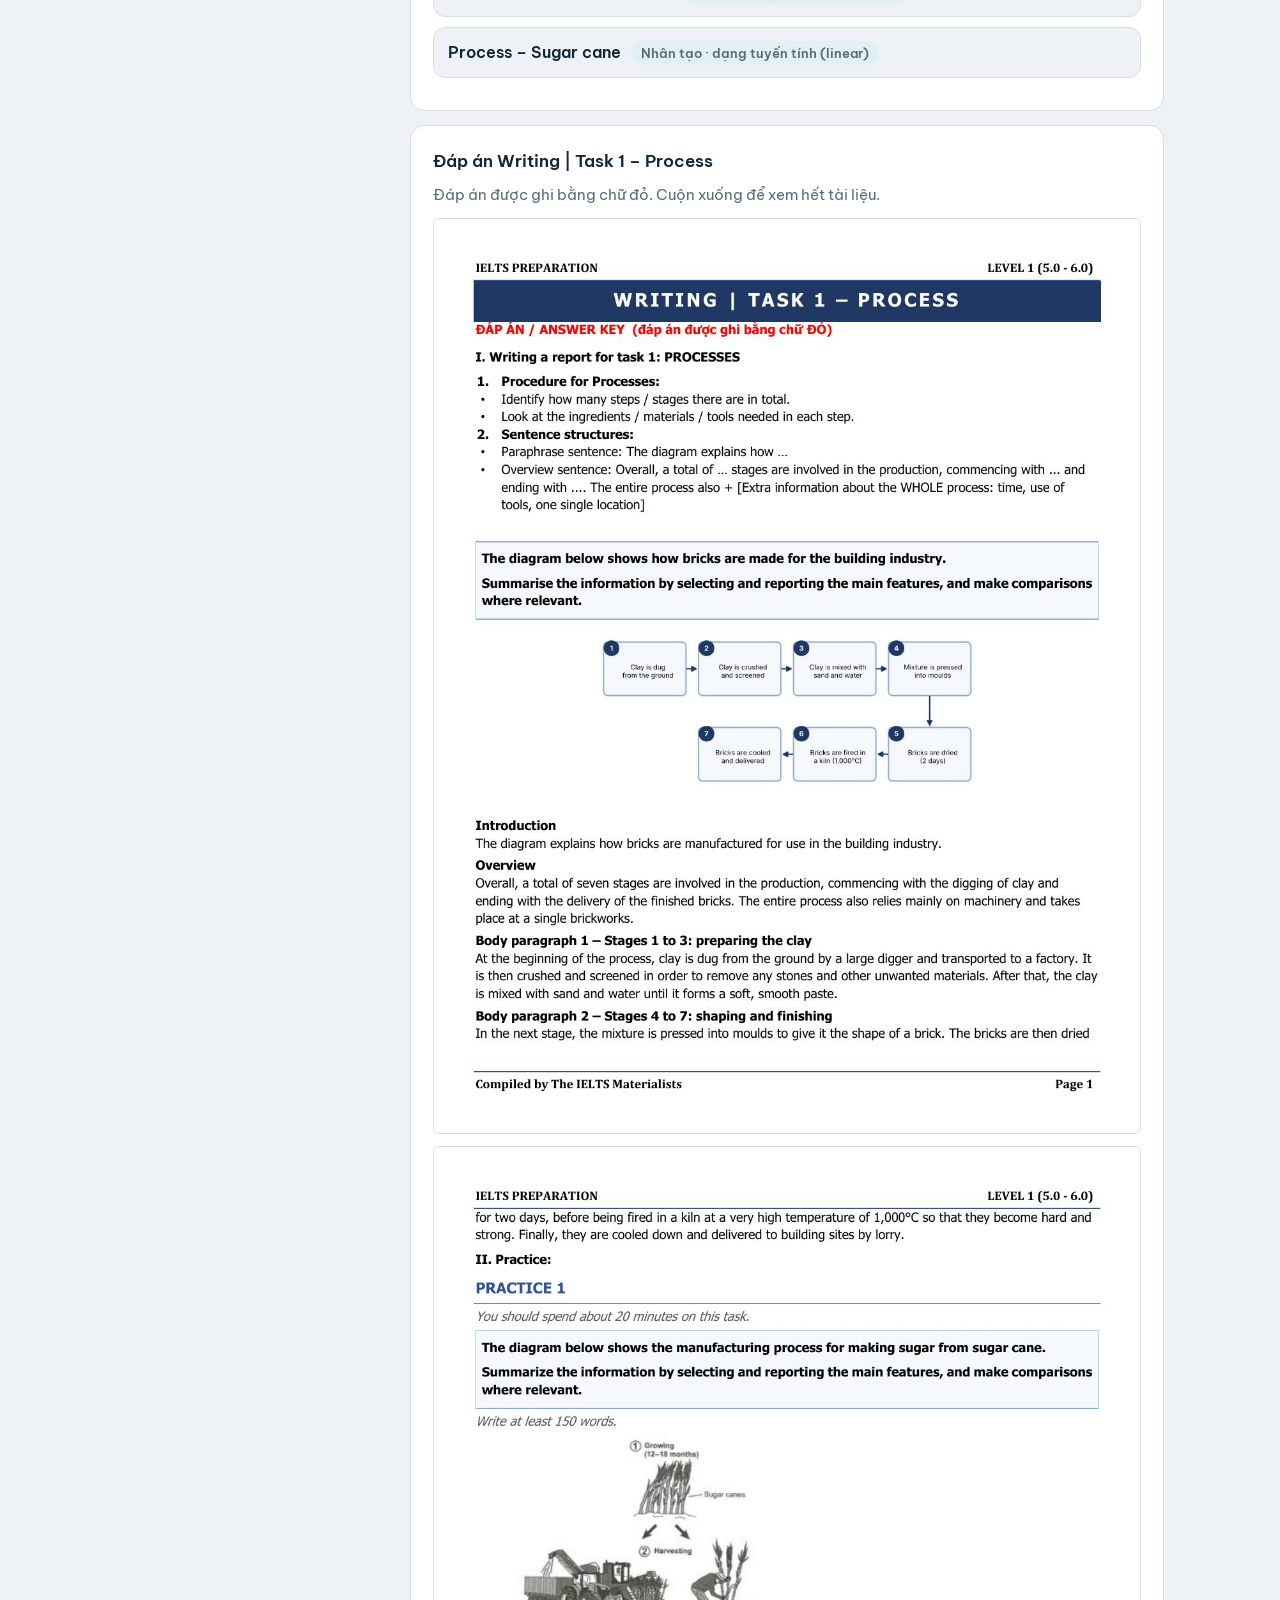
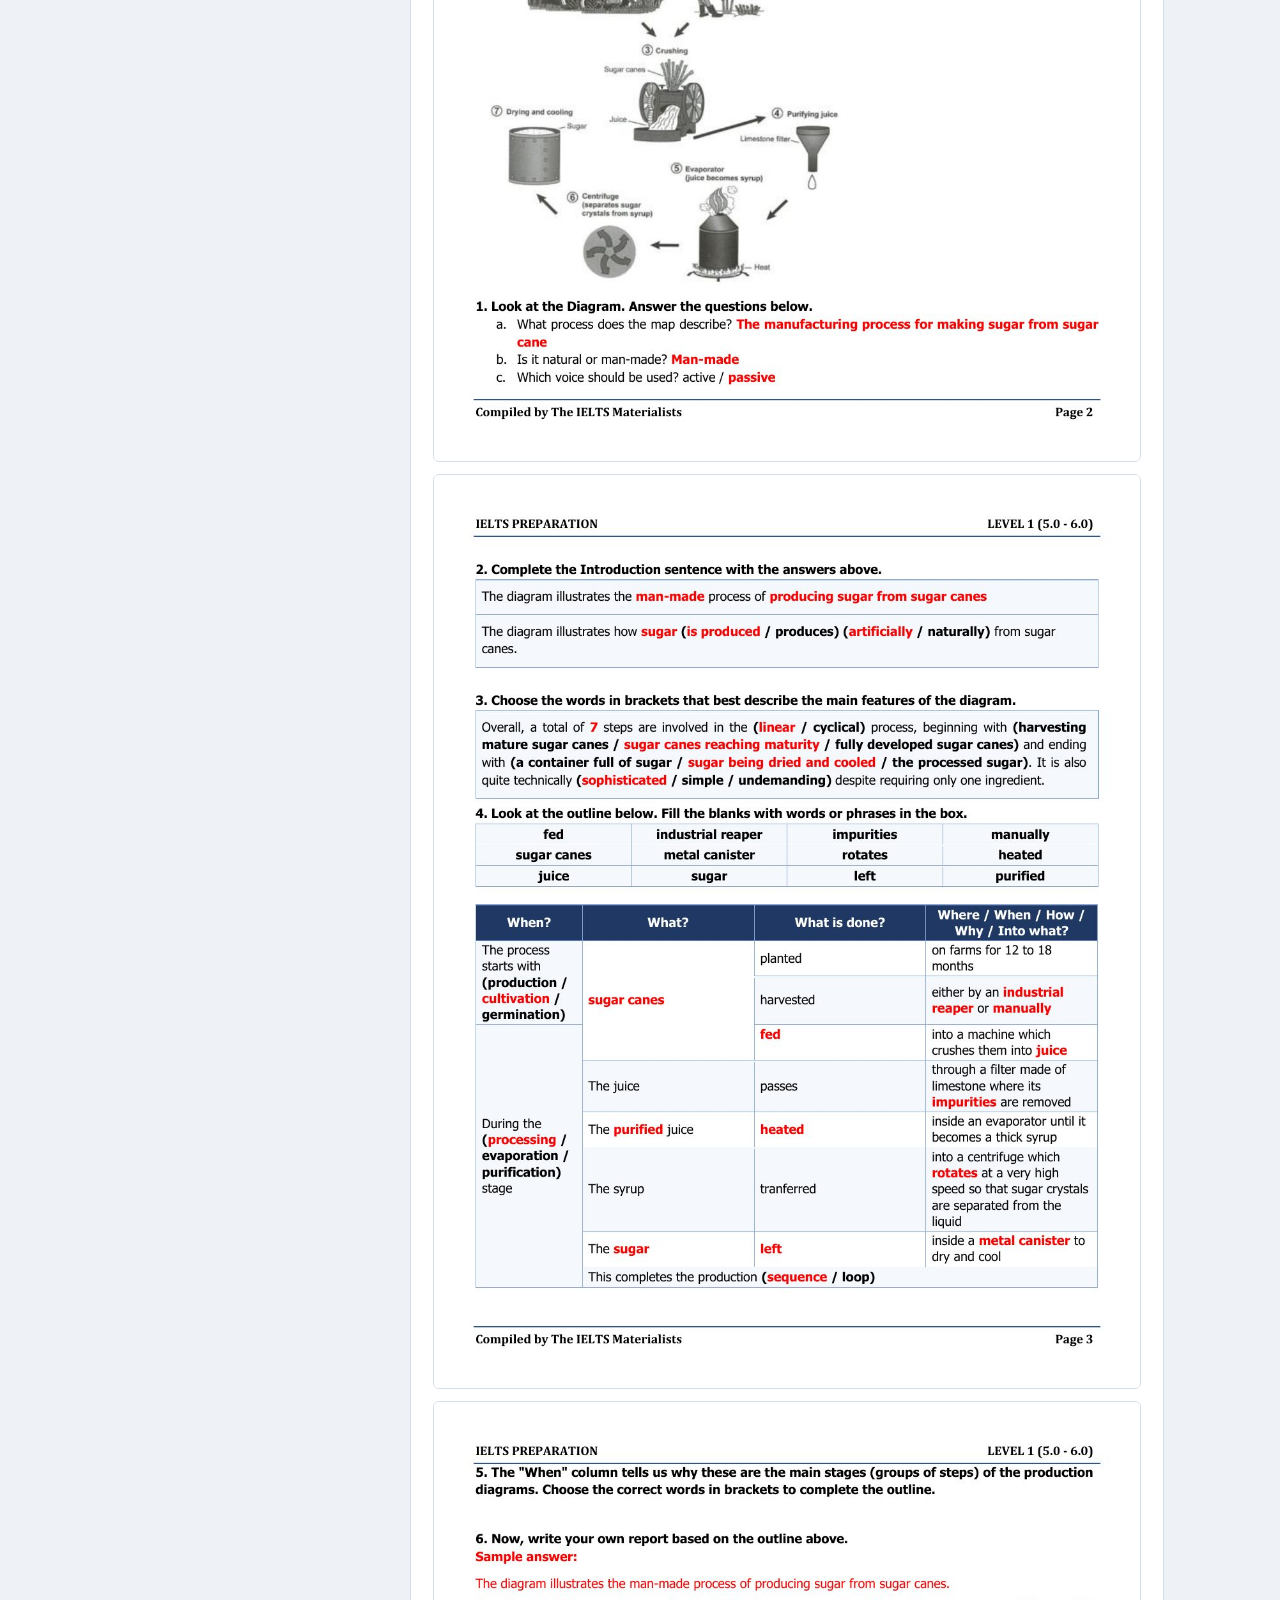
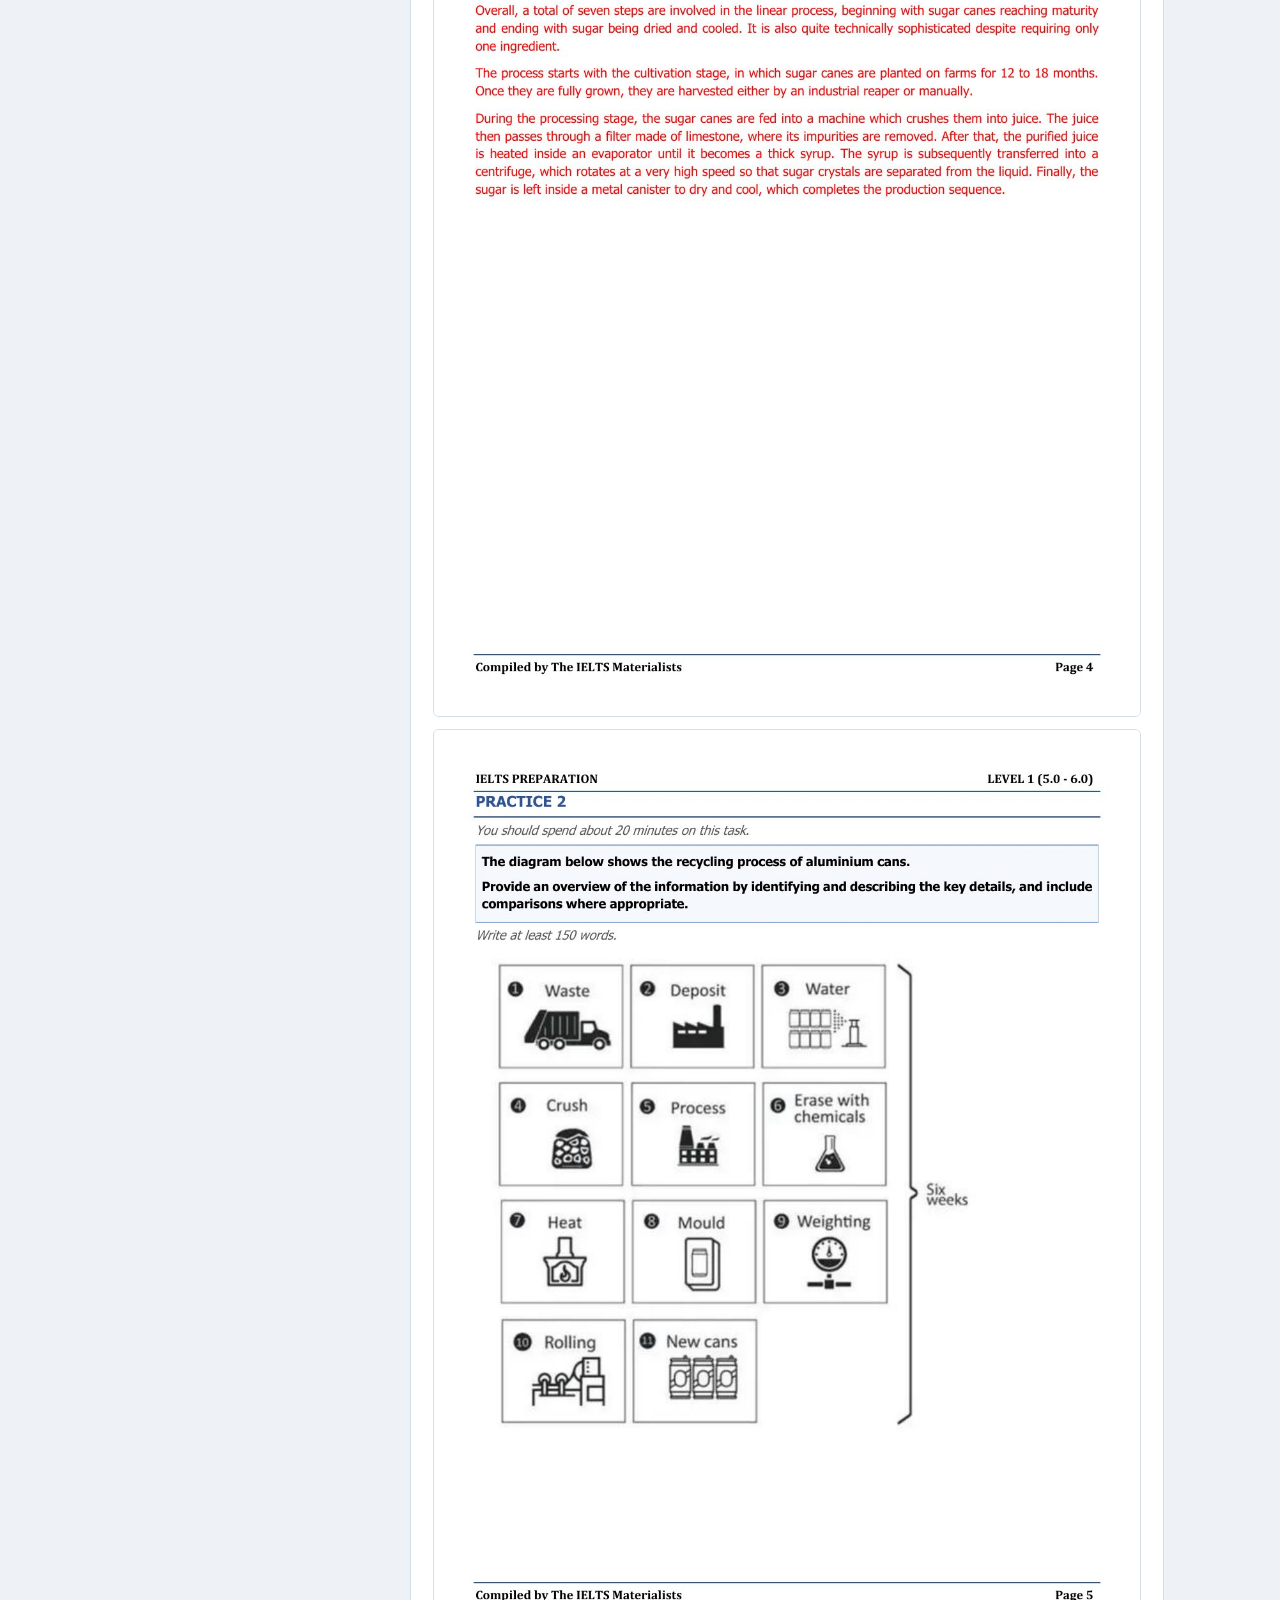
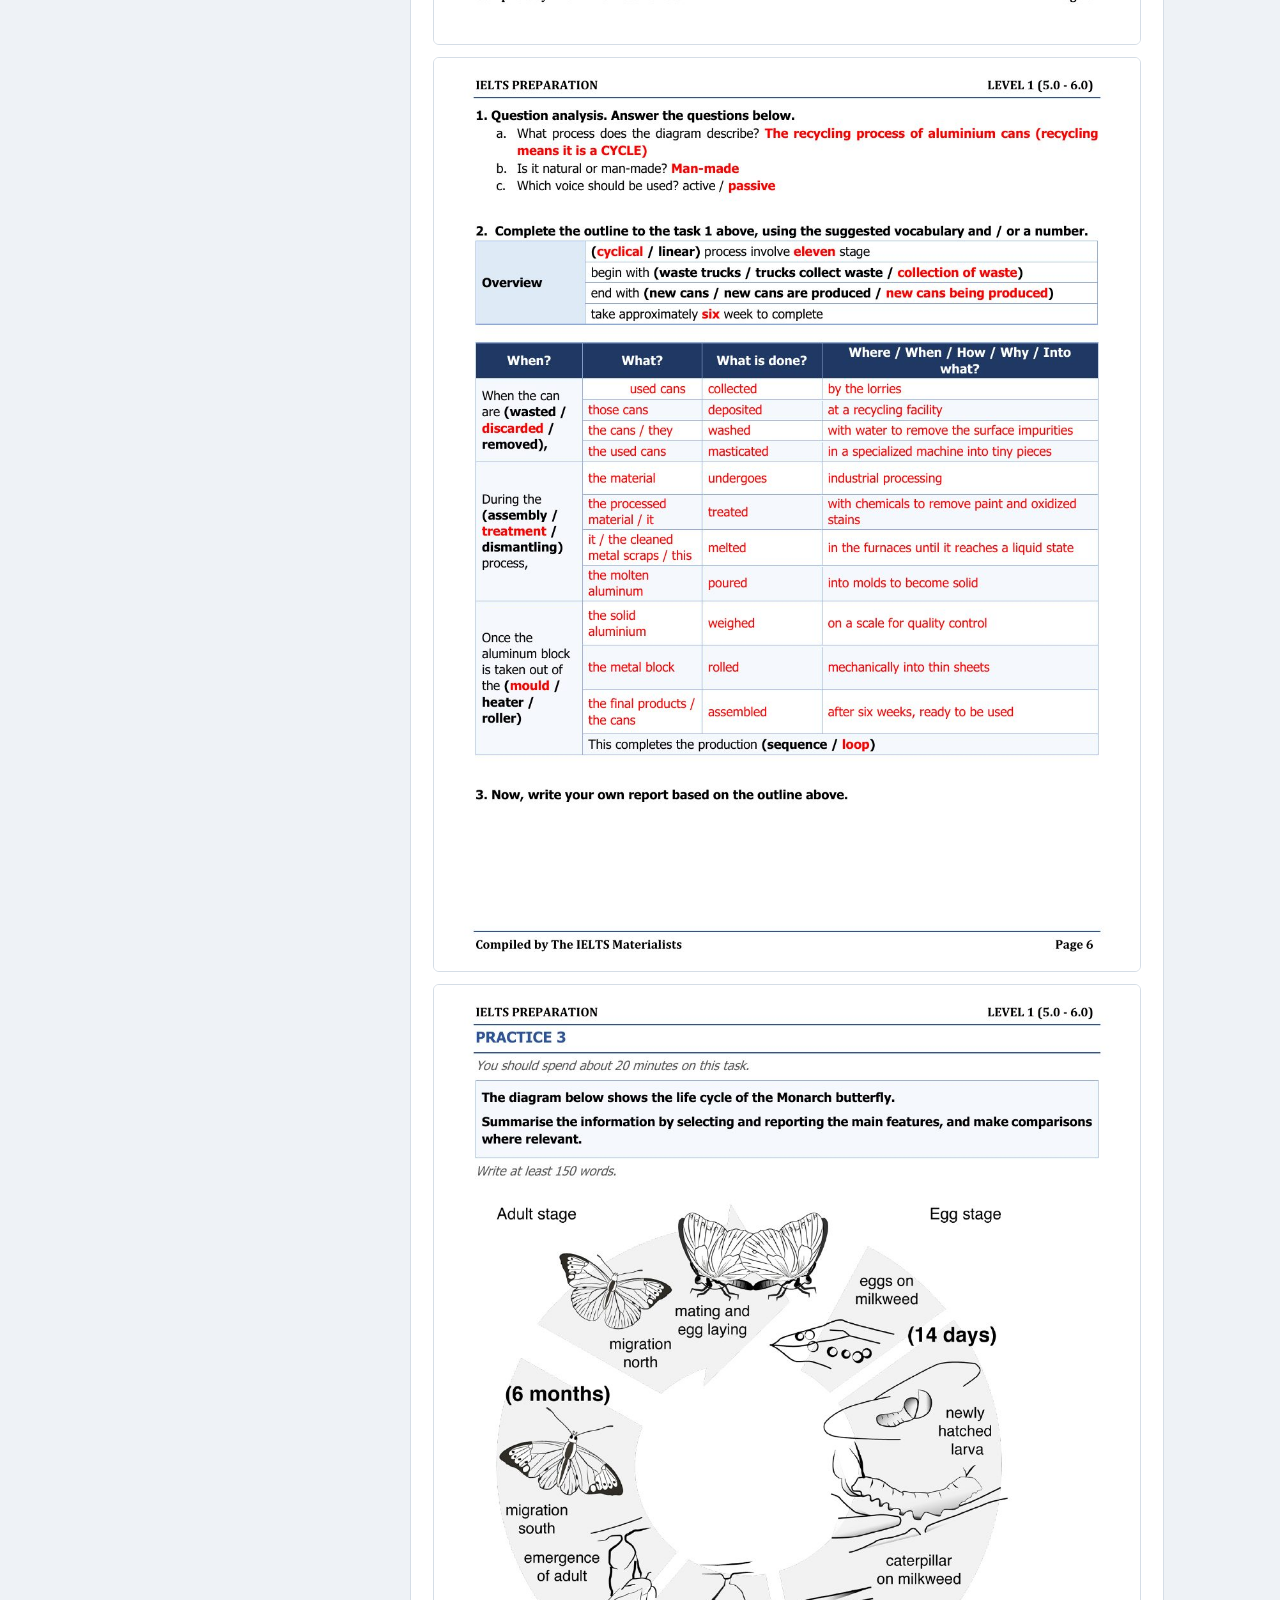
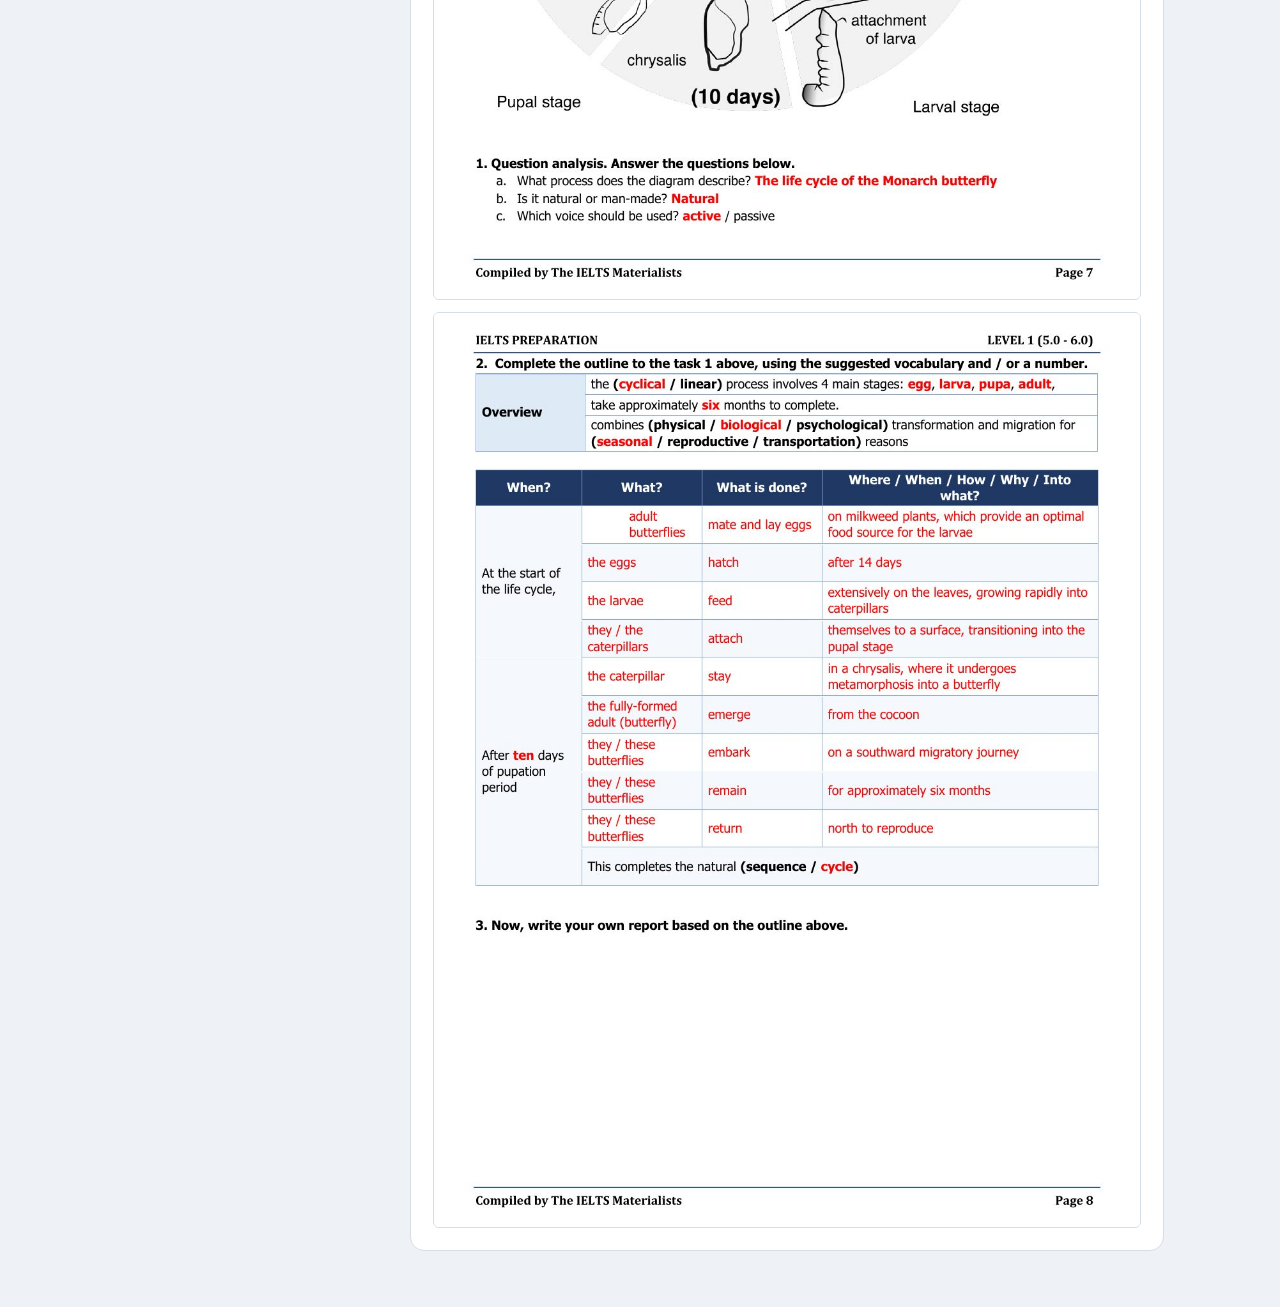
<file: unit4.html>
<!DOCTYPE html>
<html lang="vi">
<head>
<meta charset="utf-8">
<meta name="viewport" content="width=device-width, initial-scale=1, viewport-fit=cover">
<title>Unit 4 – Science & Nature | COURSE HUB</title>
<link rel="preconnect" href="https://fonts.googleapis.com">
<link href="https://fonts.googleapis.com/css2?family=Be+Vietnam+Pro:wght@400;500;600;700;800&display=swap" rel="stylesheet">
<link rel="stylesheet" href="style.css?v=20261115">
</head>
<body>
<div class="wrap">
<header>
<h1>COURSE HUB - IELTS Preparation (5.0-6.0)</h1>
<p>NP | Class 1D (19.9 - 21.11)</p>
<div class="top" id="top"></div>
</header>
<div class="layout">
<nav id="nav" aria-label="Danh sách unit"></nav>
<main id="main"></main>
</div>
<p class="foot" id="footTm" hidden><button id="tm">Chế độ canh thời gian (giáo viên)</button></p>
</div>
<script src="config.js"></script>
<script>
/* ===== DỮ LIỆU UNIT 4: chỉ sửa file này khi cập nhật unit này ===== */
window.UNIT = {
 "n": 4,
 "sample": [
  {
   "type": "Process – Monarch butterfly",
   "question": "The diagram below shows the life cycle of the Monarch butterfly. Summarise the information by selecting and reporting the main features, and make comparisons where relevant.",
   "note": "Quy trình tự nhiên: thường dùng thể chủ động (active) vì chủ thể tự thực hiện hành động, nhưng vẫn có thể dùng bị động (passive) khi cần nhấn mạnh kết quả. Bốn giai đoạn lặp lại thành một vòng. Gạch chân đậm là mẫu câu dùng lại được.",
   "paras": [
    {
     "h": "Introduction",
     "s": [
      {
       "k": "para",
       "t": "{The diagram illustrates} the life cycle of the Monarch butterfly."
      }
     ]
    },
    {
     "h": "Overview",
     "s": [
      {
       "k": "ov",
       "t": "{Overall,} the cyclical process involves four main stages, namely egg, larva, pupa and adult, and takes approximately six months to complete. It also combines biological transformation with migration for seasonal reasons."
      }
     ]
    },
    {
     "h": "Body Paragraph 1 — Egg and larval stages",
     "s": [
      {
       "k": "topic",
       "t": "{At the start of the life cycle,} adult butterflies mate and lay eggs on milkweed plants, which provide an optimal food source for the larvae."
      },
      {
       "k": "det",
       "t": "The eggs hatch after 14 days, and the larvae feed extensively on the leaves, growing rapidly into caterpillars. The caterpillars then attach themselves to a surface, transitioning into the pupal stage."
      }
     ]
    },
    {
     "h": "Body Paragraph 2 — Pupal and adult stages",
     "s": [
      {
       "k": "topic",
       "t": "{After ten days of the pupation period,} the caterpillar stays in a chrysalis, where it undergoes metamorphosis into a butterfly."
      },
      {
       "k": "det",
       "t": "The fully formed adult emerges and embarks on a southward migratory journey."
      },
      {
       "k": "det",
       "t": "{By contrast with} the pupal stage, which lasts only ten days, the adult stage is by far the longest, as these butterflies remain there for approximately six months before returning north to reproduce, which completes the natural cycle."
      }
     ]
    }
   ],
   "tplTitle": "Mẫu câu dễ dùng cho quy trình",
   "tpl": [
    [
     "The diagram illustrates the life cycle of …",
     "Câu paraphrase đề bài"
    ],
    [
     "Overall, the cyclical process involves … main stages, namely …",
     "Overview: quy trình dạng vòng và các giai đoạn chính"
    ],
    [
     "At the start of the life cycle, / After … days of …",
     "Mở đầu từng nhóm bước"
    ],
    [
     "…, which provide(s) …",
     "Mệnh đề quan hệ bổ sung thông tin"
    ],
    [
     "undergo(es) metamorphosis into …",
     "Biến đổi thành …"
    ],
    [
     "…, which completes the natural cycle",
     "Câu kết đóng vòng tuần hoàn"
    ]
   ],
   "fold": true,
   "tag": "Tự nhiên · dạng vòng (cyclical)",
   "img": "unit4/sample-monarch.jpg",
   "alt": "Sơ đồ vòng đời bướm Monarch"
  },
  {
   "fold": true,
   "type": "Process – Sugar cane",
   "tag": "Nhân tạo · dạng tuyến tính (linear)",
   "question": "The diagram below shows the manufacturing process for making sugar from sugar cane. Summarize the information by selecting and reporting the main features, and make comparisons where relevant.",
   "note": "Quy trình nhân tạo: thường dùng thể bị động (passive) vì tập trung vào việc được làm ra, nhưng vẫn có thể dùng chủ động (active) khi cần. Các bước đi theo một chiều từ đầu đến cuối. Gạch chân đậm là mẫu câu dùng lại được.",
   "paras": [
    {
     "h": "Introduction",
     "s": [
      {
       "k": "para",
       "t": "{The diagram illustrates} the man-made process of producing sugar from sugar canes."
      }
     ]
    },
    {
     "h": "Overview",
     "s": [
      {
       "k": "ov",
       "t": "{Overall,} a total of seven steps are involved in the linear process, {beginning with} sugar canes reaching maturity {and ending with} sugar being dried and cooled."
      },
      {
       "k": "ov",
       "t": "It is also quite technically sophisticated {despite} requiring only one ingredient."
      }
     ]
    },
    {
     "h": "Body Paragraph 1 — Cultivation",
     "s": [
      {
       "k": "topic",
       "t": "{The process starts with} the cultivation stage, {in which} sugar canes are planted on farms for 12 to 18 months."
      },
      {
       "k": "det",
       "t": "{Once} they are fully grown, they are harvested {either by} an industrial reaper {or} manually."
      }
     ]
    },
    {
     "h": "Body Paragraph 2 — Processing",
     "s": [
      {
       "k": "topic",
       "t": "{During the processing stage,} the sugar canes are fed into a machine which crushes them into juice."
      },
      {
       "k": "det",
       "t": "The juice {then} passes through a filter made of limestone, {where} its impurities are removed."
      },
      {
       "k": "det",
       "t": "{After that,} the purified juice is heated inside an evaporator {until} it becomes a thick syrup."
      },
      {
       "k": "det",
       "t": "The syrup is {subsequently} transferred into a centrifuge, which rotates at a very high speed {so that} sugar crystals are separated from the liquid."
      },
      {
       "k": "det",
       "t": "{Finally,} the sugar is left inside a metal canister to dry and cool, {which completes the production sequence}."
      }
     ]
    }
   ],
   "tplTitle": "Mẫu câu dễ dùng cho quy trình",
   "tpl": [
    [
     "The diagram illustrates the man-made process of …",
     "Câu paraphrase đề bài"
    ],
    [
     "Overall, a total of … steps are involved in the linear process, beginning with … and ending with …",
     "Overview: số bước, bước đầu và bước cuối"
    ],
    [
     "The process starts with the … stage, in which …",
     "Mở đầu nhóm bước đầu tiên"
    ],
    [
     "Once … / During the … stage, / After that, / Finally,",
     "Từ nối thứ tự các bước"
    ],
    [
     "… is heated inside … until it becomes …",
     "Diễn tả kết quả của một bước"
    ],
    [
     "…, which completes the production sequence",
     "Câu kết thúc quy trình"
    ]
   ],
   "img": "unit4/sample-sugar.jpg",
   "alt": "Sơ đồ quy trình sản xuất đường từ cây mía"
  }
 ],
 "wpdf": {
  "t": "Đáp án Writing | Task 1 – Process",
  "d": "Đáp án được ghi bằng chữ đỏ. Cuộn xuống để xem hết tài liệu.",
  "pages": [
   "unit4/writing-key/p-1.jpg",
   "unit4/writing-key/p-2.jpg",
   "unit4/writing-key/p-3.jpg",
   "unit4/writing-key/p-4.jpg",
   "unit4/writing-key/p-5.jpg",
   "unit4/writing-key/p-6.jpg",
   "unit4/writing-key/p-7.jpg",
   "unit4/writing-key/p-8.jpg"
  ]
 },
 "audio": [
  {
   "id": "u4p1",
   "title": "Practice 1",
   "audio": "unit4/L1_Track_4_1.mp3",
   "times": null,
   "lines": [
    [
     "ALAN",
     "Hi Melanie – what did you think of the assignment that we got today? It looks interesting, doesn’t it?"
    ],
    [
     "MELANIE",
     "Yes Alan, I’ve always been interested in recycling but there’s a lot of research to do."
    ],
    [
     "ALAN",
     "Yes – there are a lot of things I’m unsure of so it’s going to be good working with you."
    ],
    [
     "MELANIE",
     "OK – well why don’t we start by making a flowchart from the notes our tutor gave us?"
    ],
    [
     "ALAN",
     "Yes, um, so ... on one side we could have the paper production cycle – here on the left – and on the other side the recycling."
    ],
    [
     "MELANIE",
     "Good idea. Let’s start at the top with the production. The first step in the process is to get the raw materials."
    ],
    [
     "ALAN",
     "Yes – and they tend to come from pine forests."
    ],
    [
     "MELANIE",
     "OK – and then the bark is removed from the outside of the tree and after that the wood is chopped up – that’s the first three stages."
    ],
    [
     "ALAN",
     "It sounds a bit complicated after that. Um, it says water is added and then the mixture is heated and made into pulp. This will be the thick paste that is used to make paper."
    ],
    [
     "MELANIE",
     "Yes – you’re right because after that they use a machine to make the paper and we can put that right in the centre of the flow-chart because it’s also where the recycled paper joins the process."
    ],
    [
     "ALAN",
     "Yes. So once the paper has been produced in the machine, what happens then?"
    ],
    [
     "MELANIE",
     "Well, I think we should write ‘print’ as the next step because this is when newspapers, magazines, etc. are produced. And we could also add that they have to be distributed to stores and people’s homes."
    ],
    [
     "ALAN",
     "Right, then the recycling bit starts. The old paper’s collected and then it says it’s taken somewhere so that someone or something can sort it. I imagine there are different kinds of paper – or things like paper clips that need to be removed."
    ],
    [
     "MELANIE",
     "Yes. Let’s have a step after that. Now, how did our tutor say they do this? Oh yes – it involves chemicals, so – how is your chemistry?"
    ],
    [
     "ALAN",
     "Well – not very good I’m afraid. But this is how they remove ink so – this is definitely going to need a bit of research."
    ],
    [
     "MELANIE",
     "Right – the last step in the recycling section is similar to the last step in the production process with heating and pulping – before the cycle begins again."
    ],
    [
     "",
     "[pause]"
    ],
    [
     "ALAN",
     "So I think going through the processes helped. Now we need to decide how we’re going to do this assignment."
    ],
    [
     "MELANIE",
     "Yes. I guess what we need to do is take the processes and divide them up between us. But we could start thinking about an introduction."
    ],
    [
     "ALAN",
     "Yes, OK ... well I can start doing that. I think I have enough to go on already."
    ],
    [
     "MELANIE",
     "Good. And there are a few areas where we need a lot more information. I think I’ll start with something easy – let’s say the paper collection. I could go to the resource centre to do some research."
    ],
    [
     "ALAN",
     "Well I think a better idea would be to approach someone who’s involved in the process. What about contacting the council?"
    ],
    [
     "MELANIE",
     "Oh – good idea. Yes – I’ll do that instead. They’re bound to have some information. And I know just the thing to add to our work to make it even more interesting."
    ],
    [
     "ALAN",
     "And what’s that?"
    ],
    [
     "MELANIE",
     "Well – in my last assignment, I added a few pictures and the feedback I got was that this wasn’t ‘academic’ enough. So what might really bring it to life would be to include some data – provided we can find some."
    ],
    [
     "ALAN",
     "Yes – that sounds excellent. Well – we certainly have a lot to do and not much time to do it in."
    ],
    [
     "MELANIE",
     "You’re right. I think we have about five weeks so I suggest we create a plan of work today. The end of the month is nearly three weeks away and then we have a few days’ holiday."
    ],
    [
     "ALAN",
     "Yes – so let’s see if we can get the first draft done by then so we can take a short break."
    ],
    [
     "MELANIE",
     "OK – then after the break we’ll have just over a week to complete it. I wonder if we could get someone to review our work for us a few days before the deadline so we can make some final changes. What about your friend Henry?"
    ],
    [
     "ALAN",
     "Well – the best person would be our tutor. Henry’s very good but he’s taking a whole week’s holiday and there won’t be enough time when he returns."
    ],
    [
     "MELANIE",
     "OK, then. That’s fine."
    ]
   ],
   "ev": [
    [
     6,
     "pine forests",
     21
    ],
    [
     8,
     "water is added",
     22
    ],
    [
     11,
     "write ‘print’ as the next step",
     23
    ],
    [
     12,
     "can sort it",
     24
    ],
    [
     14,
     "this is how they remove ink",
     25
    ],
    [
     18,
     "start thinking about an introduction",
     26
    ],
    [
     19,
     "I can start doing that",
     26
    ],
    [
     21,
     "contacting the council",
     27
    ],
    [
     24,
     "include some data",
     28
    ],
    [
     27,
     "get the first draft done",
     29
    ],
    [
     29,
     "the best person would be our tutor",
     30
    ]
   ]
  },
  {
   "id": "u4p2",
   "title": "Practice 2",
   "audio": "unit4/L1_Track_4_2.mp3",
   "times": null,
   "lines": [
    [
     "CLARE",
     "Hi Jake. How are you getting on with the practical teaching?"
    ],
    [
     "JAKE",
     "It’s harder than I expected, but I’ve got some great classes. How about you?"
    ],
    [
     "CLARE",
     "Not brilliant. I’m really struggling with my Year 12 science class."
    ],
    [
     "JAKE",
     "Are they hard to control?"
    ],
    [
     "CLARE",
     "Well, I don’t have discipline problems as such. It’s just that they don’t seem to think that science has anything to do with their lives. It’s depressing. They listen to what I say, and I gave them a test last week and the results weren’t too bad, but there’s no real engagement."
    ],
    [
     "JAKE",
     "Right."
    ],
    [
     "CLARE",
     "And as part of my teaching practice, I have to design an experiment for them to do. I was wondering about something on the children’s diets… you know, asking them to record what they eat and maybe linking it to their state of health."
    ],
    [
     "JAKE",
     "Mmm. Let’s think. So your methodology would involve the children recording what they eat. OK, but you’d also need to have access to the children’s medical records and I don’t think people would be happy about that; confidentiality would be an issue. If you could get the right data, the conclusions might be significant, but I suspect it’s just not going to be easy."
    ],
    [
     "CLARE",
     "Right."
    ],
    [
     "JAKE",
     "Have you thought about doing an experiment using animals?"
    ],
    [
     "CLARE",
     "Wouldn’t that be upsetting for the children?"
    ],
    [
     "JAKE",
     "Well, the animals don’t have to be harmed in any way. It could just be an experiment where they’re given a certain diet and the effects are observed."
    ],
    [
     "CLARE",
     "Would I have to get permission to use animals?"
    ],
    [
     "JAKE",
     "Yes, you’d have to submit an outline of the experiment and fill in a form, but it’s quite straightforward."
    ],
    [
     "CLARE",
     "But if we found out that, say, a particular diet affects the health of animals, the same thing wouldn’t necessarily be true for people, would it?"
    ],
    [
     "JAKE",
     "No that’s true, but the findings for any experiment are going to be limited. It’s inevitable."
    ],
    [
     "CLARE",
     "I suppose so. So what animals could I use to investigate the effects of diet? Mice?"
    ],
    [
     "JAKE",
     "Yes. You’d need experimental mice – ones that have been specially bred for experiments. OK, so what will your experiment be investigating exactly?"
    ],
    [
     "CLARE",
     "Well, something to do with nutrition. So maybe we could look at food supplements… things like extra iron and extra protein, and their impact on health."
    ],
    [
     "JAKE",
     "Mmm. That might be rather broad. Maybe just look at the effects of one supplement, like sugar, on the health of the mice?"
    ],
    [
     "CLARE",
     "In fact, maybe the focus could be on whether mice can control their own diet."
    ],
    [
     "JAKE",
     "So, what happens when they have access to more sugar, that they don’t really need?"
    ],
    [
     "CLARE",
     "Exactly. Do they eat it or do they decide to leave it?"
    ],
    [
     "JAKE",
     "Great. Then later on, you could do a follow-up experiment adding another variable. Like, you could give some of the mice the chance to be more active, running on a wheel or something, and the others just sit around and don’t do much."
    ],
    [
     "CLARE",
     "Or I could repeat the experiment but change the type of food I provided . . . or use mice with a different genetic structure. But I think your idea would be more interesting, I might think about that some more."
    ],
    [
     "CLARE",
     "So can I talk through a possible procedure for the experiment where mice are given a sugar supplement?"
    ],
    [
     "JAKE",
     "Sure. I did a similar experiment in college actually."
    ],
    [
     "CLARE",
     "Great. So how many mice would I need?"
    ],
    [
     "JAKE",
     "I’d say about 12. And all young ones, not a mixture of old and young."
    ],
    [
     "CLARE",
     "OK. And I’d need two groups of equal sizes, so six in each group. And how would I tell them apart? I suppose I could put some sort of tag on one group… or just mark them in some way?"
    ],
    [
     "JAKE",
     "You could use food colouring, that wouldn’t hurt them."
    ],
    [
     "CLARE",
     "Perfect. Then each group would go into a separate cage, and one group, let’s call them group A, would be the control group. So they’d just have ordinary mouse food. I suppose you can buy that?"
    ],
    [
     "JAKE",
     "Yes, it comes in dry pellets."
    ],
    [
     "CLARE",
     "And the other group would have the same as the first group, but they’d also have the extra sugar."
    ],
    [
     "JAKE",
     "Would you just give them straight sugar?"
    ],
    [
     "CLARE",
     "I might be better to give them something like cereal with it."
    ],
    [
     "JAKE",
     "Hmm. Then you’d need to weigh the mice, I should think once a week. And you’d need an electronic balance."
    ],
    [
     "CLARE",
     "But we can’t hold them on the balance, or it’d affect the reading."
    ],
    [
     "JAKE",
     "Exactly. So you need something called a weighing chamber to stop the mice from running away. It sounds complicated, but actually you can just use a plastic box with holes in the top."
    ],
    [
     "CLARE",
     "OK. So once we’ve measured the weight gain of each mouse we can work out the average for each group, as well as the standard deviation. And then see where we go from there. That sounds cool, I think the students will enjoy it."
    ],
    [
     "JAKE",
     "Yes. One thing…"
    ]
   ],
   "ev": [
    [
     4,
     "they don’t seem to think that science has anything to do with their lives",
     21
    ],
    [
     7,
     "I suspect it’s just not going to be easy",
     22
    ],
    [
     14,
     "the same thing wouldn’t necessarily be true for people",
     23
    ],
    [
     20,
     "maybe the focus could be on whether mice can control their own diet",
     24
    ],
    [
     23,
     "running on a wheel",
     25
    ],
    [
     28,
     "all young ones, not a mixture of old and young",
     26
    ],
    [
     30,
     "You could use food colouring",
     27
    ],
    [
     35,
     "something like cereal",
     28
    ],
    [
     38,
     "stop the mice from running away",
     29
    ],
    [
     39,
     "work out the average for each group, as well as the standard deviation",
     30
    ]
   ]
  }
 ],
 "links": {
  "coursebook": [
   "unit4/coursebook.pdf"
  ],
  "vocab": [
   "unit4/vocabulary.pdf",
   "unit4/vocab-exercises.html"
  ],
  "speaking": [
   "https://drive.google.com/drive/folders/1vnsrYrE797pxo_Eel61ihePQ8XrLuOyk?usp=drive_link"
  ]
 },
 "practiceL": [
  {
   "t": "Actual T4 P2 (Harvesting and Processing Cocoa Beans)",
   "u": "https://tuhoc.dolenglish.vn/luyen-thi-ielts/ielts-listening-practice-luyen-tap-harvesting-and-processing-cocoa-beans-actual-test-4-test-4-section-2"
  },
  {
   "t": "Cam 21 T2 P3 (Food Safety)",
   "u": ""
  },
  {
   "t": "Cam 13 T1 P3 (Seed Germination)",
   "u": ""
  },
  {
   "t": "OG T1 P3 (Computer System)",
   "u": ""
  },
  {
   "t": "Cam 16 T2 P3 (Assignment Plan)",
   "u": "https://engnovate.com/ielts-listening-tests/cambridge-ielts-16-academic-listening-test-2-questions-25-30/"
  },
  {
   "t": "A Biogas Plant",
   "u": "https://mini-ielts.com/694/listening/a-biogas-plant-"
  },
  {
   "t": "Reverse Osmosis Desalination Plant",
   "u": "https://www.youtube.com/watch?v=nxeW18MSgg8"
  },
  {
   "t": "Simulation T10 P4 (Meteorology and Cloud Formation)",
   "u": "https://engnovate.com/ielts-listening-tests/ielts-simulation-tests-academic-listening-test-10/"
  }
 ],
 "practiceR": [
  {
   "t": "Actual T9 P1 (Soap)",
   "u": "https://www.ieltsreading.info/blog/soap-ielts-reading"
  },
  {
   "t": "Cam 11 T3 P2 (Great Migrations)",
   "u": "https://youpass.vn/thi-thu/reading/7351"
  },
  {
   "t": "Cam 15 T4 P3 (Environmental Practices of Big Businesses)",
   "u": "https://youpass.vn/thi-thu/reading/7301"
  },
  {
   "t": "Mock 20 T1 P2 (Efforts to Bring the Greybeam Back to Britain)",
   "u": "https://tuhoc.dolenglish.vn/luyen-thi-ielts/ielts-reading-practice-mock-test-ielts-20-test-1-passage-2-to-britain"
  },
  {
   "t": "Practice Test 36 P3 (The Pearl)",
   "u": "https://ieltstrainingonline.com/ielts-mock-test-reading-practice-test-36/"
  },
  {
   "t": "Cam 15 T2 P2 (Should We Try to Bring Extinct Species Back to Life?)",
   "u": ""
  },
  {
   "t": "Practice Test 104 P2 (A New Threat in Yellowstone)",
   "u": "https://ieltstrainingonline.com/ielts-reading-practice-test-104-with-answers/"
  },
  {
   "t": "Practice Test 58 P2 (Comets)",
   "u": "https://ieltstrainingonline.com/ielts-reading-practice-test-58-with-answers/"
  }
 ],
 "keys": [
  {
   "t": "Listening Practice 1 – Paper production and recycling (Q21–30)",
   "note": "",
   "a": [
    {
     "q": "21",
     "m": "pine forests",
     "alt": []
    },
    {
     "q": "22",
     "m": "water",
     "alt": []
    },
    {
     "q": "23",
     "m": "print",
     "alt": []
    },
    {
     "q": "24",
     "m": "sort",
     "alt": []
    },
    {
     "q": "25",
     "m": "remove ink",
     "alt": []
    },
    {
     "q": "26",
     "m": "the introduction",
     "alt": []
    },
    {
     "q": "27",
     "m": "the council",
     "alt": []
    },
    {
     "q": "28",
     "m": "data",
     "alt": []
    },
    {
     "q": "29",
     "m": "first draft",
     "alt": []
    },
    {
     "q": "30",
     "m": "the tutor",
     "alt": [
      "tutor"
     ]
    }
   ]
  },
  {
   "t": "Listening Practice 2 – Science experiment for Year 12 students (Q21–30)",
   "note": "",
   "a": [
    {
     "q": "21",
     "m": "C",
     "alt": []
    },
    {
     "q": "22",
     "m": "B",
     "alt": []
    },
    {
     "q": "23",
     "m": "A",
     "alt": []
    },
    {
     "q": "24",
     "m": "A",
     "alt": []
    },
    {
     "q": "25",
     "m": "C",
     "alt": []
    },
    {
     "q": "26",
     "m": "C (Age)",
     "alt": []
    },
    {
     "q": "27",
     "m": "H (Colour)",
     "alt": []
    },
    {
     "q": "28",
     "m": "E (Cereal)",
     "alt": []
    },
    {
     "q": "29",
     "m": "B (Escape)",
     "alt": []
    },
    {
     "q": "30",
     "m": "F (Calculations)",
     "alt": []
    }
   ]
  },
  {
   "t": "Reading Practice 1 – The problems and benefits created by the spread of the water hyacinth in Kenya (Q1–13)",
   "note": "",
   "a": [
    {
     "q": "1",
     "m": "TRUE",
     "alt": [],
     "e": "P2 – L1 (the plant arrived with Belgian colonists in Rwanda, who liked the look of its glossy leaves and delicate purple flowers floating in their ponds)"
    },
    {
     "q": "2",
     "m": "FALSE",
     "alt": [],
     "e": "P2 – L2 (it 'escaped' out of the country via the Kagera river and made its way downstream to Lake Victoria)"
    },
    {
     "q": "3",
     "m": "TRUE",
     "alt": [],
     "e": "P3 – L1 (the boats ... struggle to navigate through the mass of plants)"
    },
    {
     "q": "4",
     "m": "NOT GIVEN",
     "alt": [],
     "e": "Bài chỉ nói cây chặn đường đánh cá và là nơi sinh sống của muỗi (P2 – L3), không nói về hóa chất ảnh hưởng đến số lượng cá"
    },
    {
     "q": "5",
     "m": "NOT GIVEN",
     "alt": [],
     "e": "P3 – L4 (About three out of four families in Kenya depend on wood or charcoal to cook their daily meals), bài không so sánh mức độ hại của than củi với củi"
    },
    {
     "q": "6",
     "m": "FALSE",
     "alt": [],
     "e": "P4 – L1 (huge piles of water hyacinth that villagers had taken out of the water in an attempt to clear it were a common sight)"
    },
    {
     "q": "7",
     "m": "TRUE",
     "alt": [],
     "e": "P4 – L4 (has captivated researchers' imaginations since as early as the 1980s when ... they began to explore its potential as a biofuel)"
    },
    {
     "q": "8",
     "m": "cow dung",
     "alt": [],
     "e": "P6 – L2 (machines that would transform a mix of water hyacinth and cow dung into biogas for cooking)"
    },
    {
     "q": "9",
     "m": "fermentation process",
     "alt": [],
     "e": "P7 – L2 (over the next 20 to 30 days, it goes through a fermentation process and breaks down)"
    },
    {
     "q": "10",
     "m": "pipes",
     "alt": [],
     "e": "P7 – L3 (the clean burning gas is passed through pipes to the point of use)"
    },
    {
     "q": "11",
     "m": "time",
     "alt": [],
     "e": "P8 – L4 (they don't have to devote a lot of time every day to gathering firewood)"
    },
    {
     "q": "12",
     "m": "money",
     "alt": [],
     "e": "P8 – L5 (they're able to make more money for their families from other enterprises)"
    },
    {
     "q": "13",
     "m": "price",
     "alt": [],
     "e": "P10 – L2 (unless the price of the machines drops, ... most communities will never be able to afford any, since they sell for about $750)"
    }
   ]
  },
  {
   "t": "Reading Practice 2 – What is exploration? (Q27–40)",
   "note": "",
   "a": [
    {
     "q": "27",
     "m": "A",
     "alt": [],
     "e": "P1 – L4 (This questing nature of ours ... helps ... a visitor negotiate the subways of New York)"
    },
    {
     "q": "28",
     "m": "C",
     "alt": [],
     "e": "P2 – L2 (we all have this enquiring instinct, even today)"
    },
    {
     "q": "29",
     "m": "C",
     "alt": [],
     "e": "P3 – L1-2 (used the landscape to suggest the desires and fears of his characters. He is delving into matters we all recognise)"
    },
    {
     "q": "30",
     "m": "D",
     "alt": [],
     "e": "P4 – L3 (We think back to a golden age, as if exploration peaked somehow in the 19th century ... though the truth is that we have named only one and a half million of this planet's species)"
    },
    {
     "q": "31",
     "m": "A",
     "alt": [],
     "e": "P6 – L1 (Each definition is slightly different – and tends to reflect the field of endeavour of each pioneer)"
    },
    {
     "q": "32",
     "m": "B",
     "alt": [],
     "e": "P7 – L10 (how a fresh interpretation, even of a well-travelled route, can give its readers new insights)"
    },
    {
     "q": "33",
     "m": "E",
     "alt": [],
     "e": "P5 – L5 (If I'd gone across by camel when I could have gone by car, it would have been a stunt)"
    },
    {
     "q": "34",
     "m": "A",
     "alt": [],
     "e": "P3 – L4-5 (Peter Fleming talks of the moment when the explorer returns to the existence he has left behind with his loved ones)"
    },
    {
     "q": "35",
     "m": "D",
     "alt": [],
     "e": "P5 – L4 (a campaigner on behalf of remote so-called 'tribal' peoples)"
    },
    {
     "q": "36",
     "m": "E",
     "alt": [],
     "e": "P5 – L6 (exploration meant bringing back information from a remote place regardless of any great self-discovery)"
    },
    {
     "q": "37",
     "m": "B",
     "alt": [],
     "e": "P5 – L2 (An explorer is someone who has done something that no human has done before – and also done something scientifically useful)"
    },
    {
     "q": "38",
     "m": "expeditions",
     "alt": [],
     "e": "P7 – L3 (I've done a great many expeditions and each one was unique)"
    },
    {
     "q": "39",
     "m": "uncontacted",
     "alt": [],
     "e": "P7 – L4 (I've lived for months alone with isolated groups of people ..., even two 'uncontacted tribes')"
    },
    {
     "q": "40",
     "m": "land surface",
     "alt": [],
     "e": "P7 – L8 (We know how the land surface of our planet lies; exploration of it is now down to the details)"
    }
   ]
  }
 ]
};
</script>
<script src="common.js?v=20261115"></script>
</body>
</html>
</file>
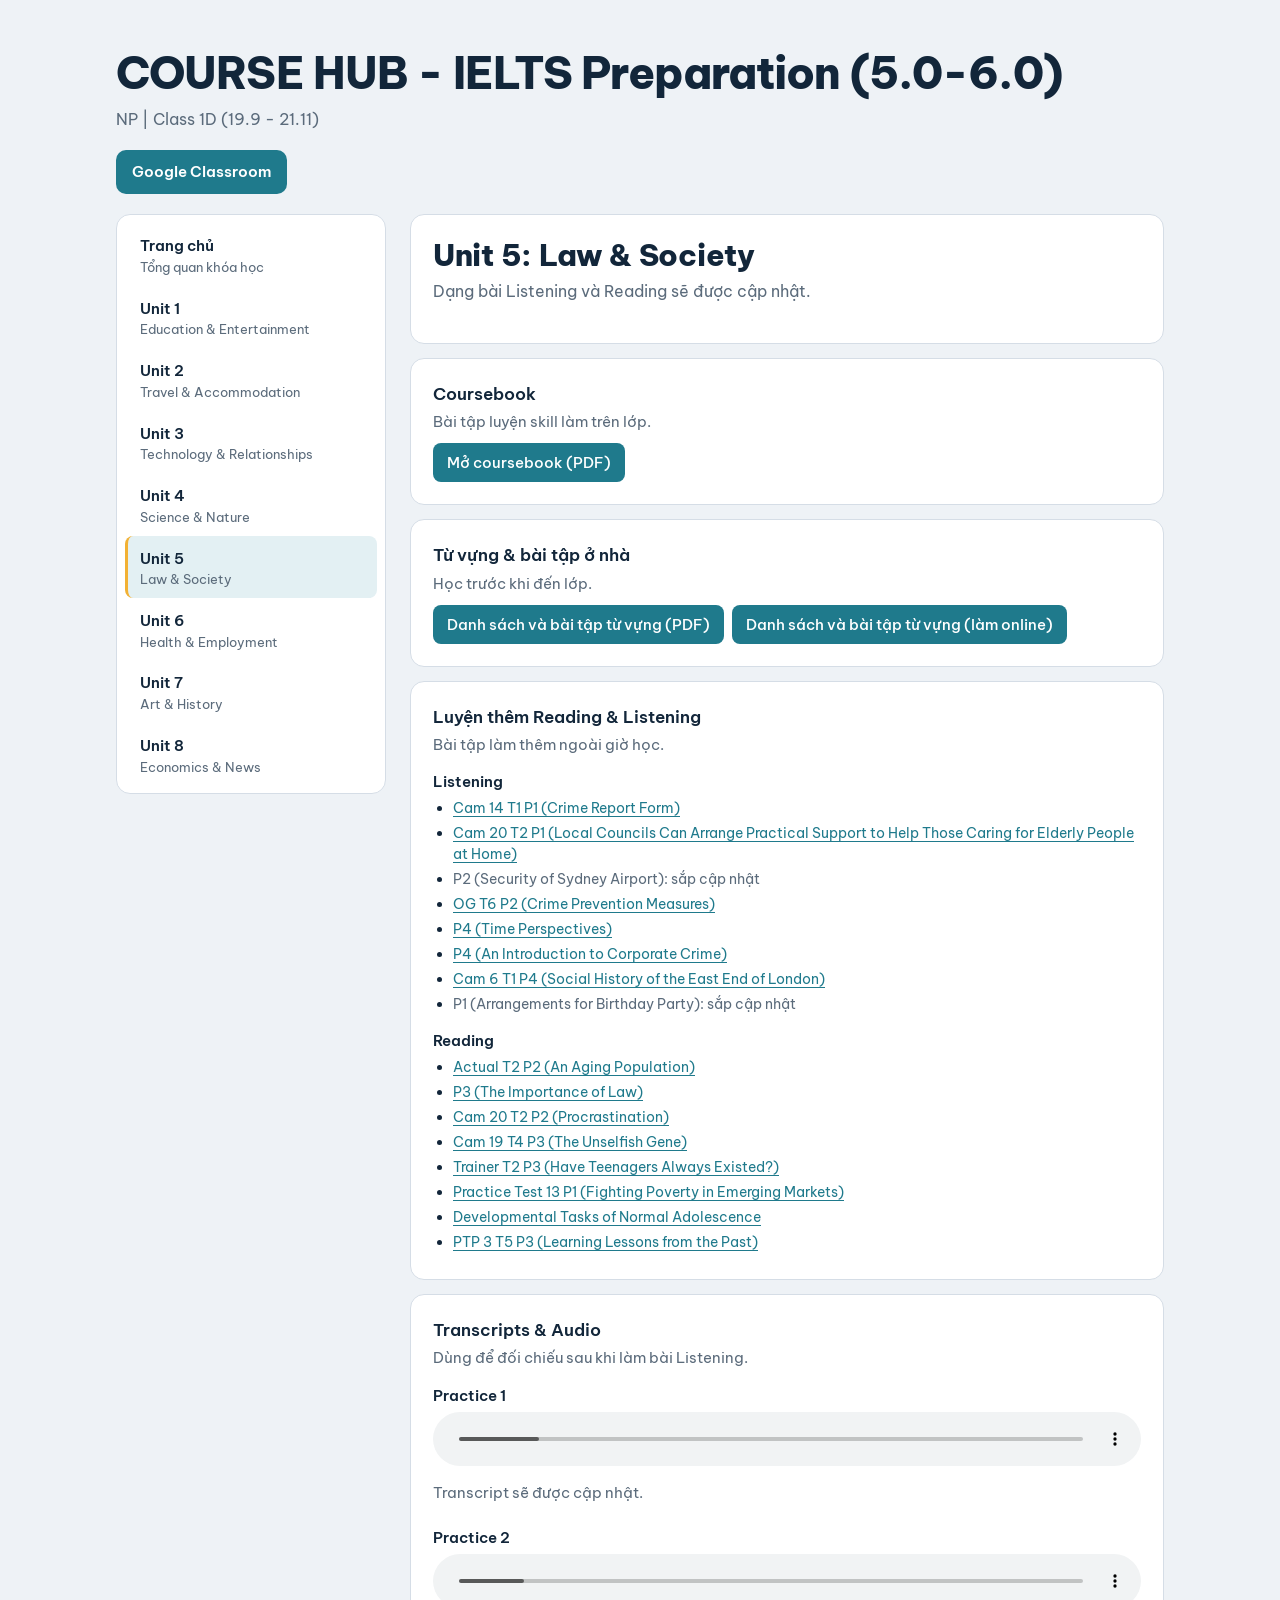
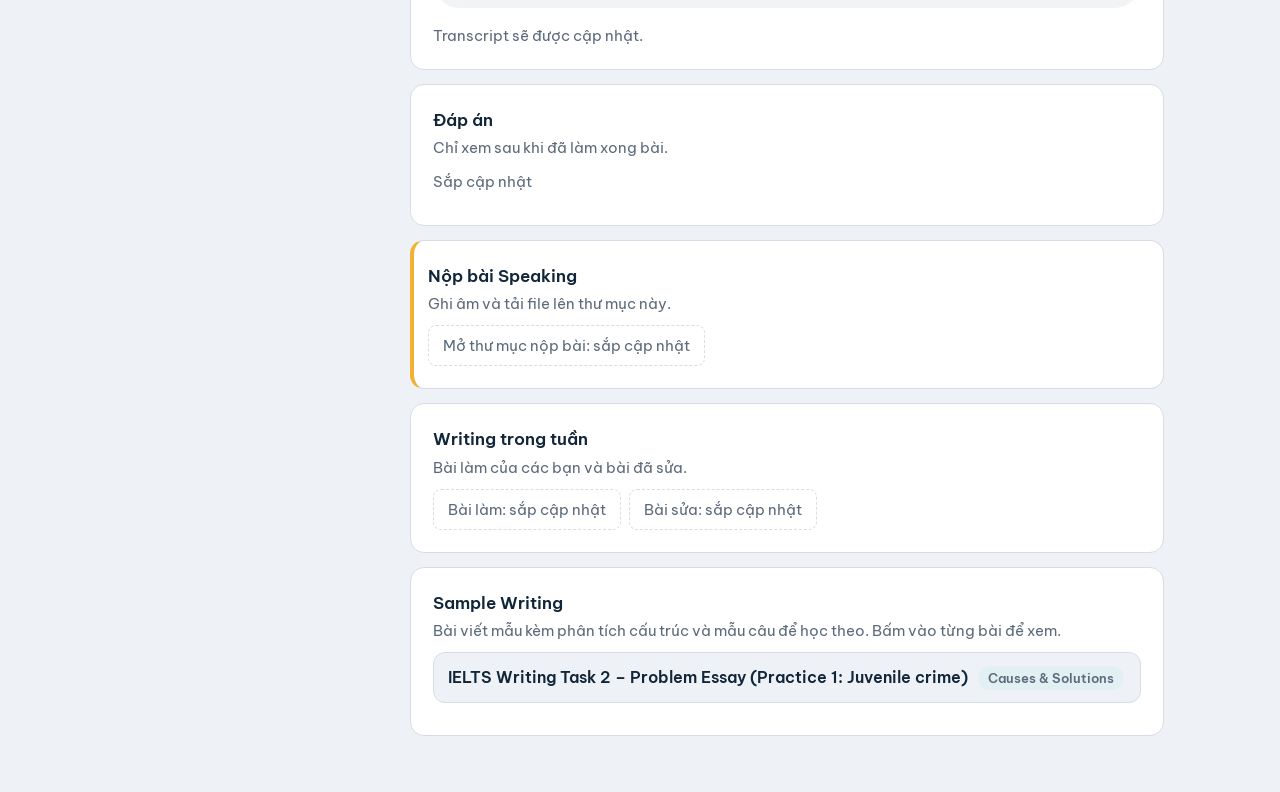
<file: unit5.html>
<!DOCTYPE html>
<html lang="vi">
<head>
<meta charset="utf-8">
<meta name="viewport" content="width=device-width, initial-scale=1, viewport-fit=cover">
<title>Unit 5 – Law & Society | COURSE HUB</title>
<link rel="preconnect" href="https://fonts.googleapis.com">
<link href="https://fonts.googleapis.com/css2?family=Be+Vietnam+Pro:wght@400;500;600;700;800&display=swap" rel="stylesheet">
<link rel="stylesheet" href="style.css?v=20261119">
</head>
<body>
<div class="wrap">
<header>
<h1>COURSE HUB - IELTS Preparation (5.0-6.0)</h1>
<p>NP | Class 1D (19.9 - 21.11)</p>
<div class="top" id="top"></div>
</header>
<div class="layout">
<nav id="nav" aria-label="Danh sách unit"></nav>
<main id="main"></main>
</div>
<p class="foot" id="footTm" hidden><button id="tm">Chế độ canh thời gian (giáo viên)</button></p>
</div>
<script src="config.js"></script>
<script>
/* ===== DỮ LIỆU UNIT 5: chỉ sửa file này khi cập nhật unit này ===== */
window.UNIT = {
 "n": 5,
 "sample": [
  {
   "fold": true,
   "type": "IELTS Writing Task 2 – Problem Essay (Practice 1: Juvenile crime)",
   "tag": "Causes & Solutions",
   "question": "In some societies, the number of crimes committed by teenagers is growing. What do you think is the main cause of juvenile crime? What solutions can you offer to deal with this situation? Give reasons for your answer and include any relevant examples from your own knowledge and experience.",
   "note": "Trả lời đúng thứ tự câu hỏi: Body A nói về nguyên nhân, Body B nói về giải pháp. Mỗi ý chính theo trình tự Idea → Explain (Detail 1) → Example (Detail 2). Gạch chân đậm là mẫu câu dùng lại được, phía sau chỉ cần ghép thêm S + V.",
   "paras": [
    {
     "h": "Introduction",
     "s": [
      {
       "k": "bg",
       "t": "{It is widely reported that} the number of crimes committed by teenagers is rising in many societies."
      },
      {
       "k": "thesis",
       "t": "{This essay argues that} a lack of family supervision, combined with socio-economic disadvantage, is the main cause of juvenile crime, {and that} it can be tackled through targeted support for families and better access to education."
      },
      {
       "k": "outline",
       "t": "{This essay will first explain why} teenagers turn to crime {and then suggest how} this problem can be solved."
      }
     ]
    },
    {
     "h": "Body Paragraph 1 — Causes",
     "s": [
      {
       "k": "topic",
       "t": "{There are two main reasons why} so many teenagers are involved in crime."
      },
      {
       "k": "idea1",
       "t": "{The first and most important reason is that} teenagers often lack family supervision during the critical teenage years."
      },
      {
       "k": "exp1",
       "t": "{This is because} family breakdown or financial difficulties can leave teenagers with low self-worth and a loss of self-direction."
      },
      {
       "k": "ex1",
       "t": "{For example,} young people who grow up without parents at home are often emotionally neglected, which can lead to behavioural problems, poor academic performance or substance abuse."
      },
      {
       "k": "idea2",
       "t": "{Another significant reason is that} many teenagers suffer from socio-economic disadvantage, especially widespread poverty in low-income regions."
      },
      {
       "k": "exp2",
       "t": "{In such areas,} limited access to quality education means that teenagers remain uninformed about illegal activities and their severe consequences."
      },
      {
       "k": "ex2",
       "t": "{As a result,} they are easily exploited by criminal networks. {For instance,} some gangs recruit minors to sell drugs or carry out thefts."
      }
     ]
    },
    {
     "h": "Body Paragraph 2 — Solutions",
     "s": [
      {
       "k": "topic",
       "t": "{There are several ways in which} juvenile crime can be tackled."
      },
      {
       "k": "idea1",
       "t": "{Firstly,} support should be provided to disadvantaged households in order to alleviate domestic instability."
      },
      {
       "k": "exp1",
       "t": "{This can be achieved if} governments offer financial aid and welfare programmes that relieve families’ financial constraints."
      },
      {
       "k": "ex1",
       "t": "{In addition,} counselling and parenting workshops can help low-income parents maintain family stability."
      },
      {
       "k": "idea2",
       "t": "{Secondly,} educational access and financial aid should be offered to underserved populations."
      },
      {
       "k": "exp2",
       "t": "{For instance,} scholarships and free or subsidised educational materials would allow poorer children to stay in school."
      },
      {
       "k": "ex2",
       "t": "{Consequently,} these students are less likely to take up antisocial behaviour because they are surrounded by peers and responsible adults."
      }
     ]
    },
    {
     "h": "Conclusion",
     "s": [
      {
       "k": "sum",
       "t": "{In conclusion,} family neglect and poverty-related disadvantages are the main causes of youth crime."
      },
      {
       "k": "thesis",
       "t": "{I strongly believe that} financial and counselling support for families, together with wider access to education, can effectively reduce teenage delinquency."
      }
     ]
    }
   ],
   "tplTitle": "Template dễ dùng cho bài Problem essay (Causes & Solutions)",
   "tpl": [
    [
     "It is widely reported that … is rising in many societies.",
     "Introduction: câu dẫn nêu bối cảnh"
    ],
    [
     "This essay argues that … is the main cause of …, and that it can be tackled through …",
     "Introduction: thesis trả lời cả hai câu hỏi"
    ],
    [
     "This essay will first explain why … and then suggest how …",
     "Introduction: câu outline"
    ],
    [
     "There are two main reasons why …",
     "Body 1: topic sentence (nguyên nhân)"
    ],
    [
     "The first and most important reason is that … This is because … For example, …",
     "Body 1: Idea 1, giải thích, ví dụ"
    ],
    [
     "Another significant reason is that … In such areas, … As a result, … For instance, …",
     "Body 1: Idea 2, giải thích, hệ quả"
    ],
    [
     "There are several ways in which … can be tackled.",
     "Body 2: topic sentence (giải pháp)"
    ],
    [
     "Firstly, … should be provided to … This can be achieved if … In addition, …",
     "Body 2: Solution 1, cách thực hiện, bổ sung"
    ],
    [
     "Secondly, … should be offered to … For instance, … Consequently, these … are less likely to … because …",
     "Body 2: Solution 2, ví dụ, kết quả"
    ],
    [
     "In conclusion, … are the main causes of … I strongly believe that …, can effectively reduce …",
     "Conclusion: tóm tắt nguyên nhân và nêu quan điểm"
    ]
   ]
  }
 ],
 "audio": [
  {
   "id": "u5p1",
   "title": "Practice 1",
   "audio": "unit5/L1_Track_5_1.mp3",
   "times": null,
   "lines": []
  },
  {
   "id": "u5p2",
   "title": "Practice 2",
   "audio": "unit5/L1_Track_5_2.mp3",
   "times": null,
   "lines": []
  }
 ],
 "links": {
  "coursebook": [
   "unit5/coursebook.pdf"
  ],
  "vocab": [
   "unit5/vocabulary.pdf",
   "unit5/vocab-exercises.html"
  ]
 },
 "practiceL": [
  {
   "t": "Cam 14 T1 P1 (Crime Report Form)",
   "u": "https://youpass.vn/thi-thu/listening/7475"
  },
  {
   "t": "Cam 20 T2 P1 (Local Councils Can Arrange Practical Support to Help Those Caring for Elderly People at Home)",
   "u": "https://youpass.vn/thi-thu/listening/7379"
  },
  {
   "t": "P2 (Security of Sydney Airport)",
   "u": ""
  },
  {
   "t": "OG T6 P2 (Crime Prevention Measures)",
   "u": "https://tuhoc.dolenglish.vn/luyen-thi-ielts/ielts-listening-practice-luyen-tap-crime-prevention-official-cambridge-guide-to-ielts-test-6-section-2"
  },
  {
   "t": "P4 (Time Perspectives)",
   "u": "https://tuhoc.dolenglish.vn/luyen-thi-ielts/ielts-listening-practice-luyen-tap-time-perspectives-actual-test-5-test-3-section-4"
  },
  {
   "t": "P4 (An Introduction to Corporate Crime)",
   "u": "https://engnovate.com/ielts-listening-answers/an-introduction-to-corporate-crime/"
  },
  {
   "t": "Cam 6 T1 P4 (Social History of the East End of London)",
   "u": "https://engnovate.com/ielts-listening-tests/cambridge-ielts-06-academic-listening-test-1/"
  },
  {
   "t": "P1 (Arrangements for Birthday Party)",
   "u": ""
  }
 ],
 "practiceR": [
  {
   "t": "Actual T2 P2 (An Aging Population)",
   "u": "https://study4.com/tests/45/practice/?part=125&layout="
  },
  {
   "t": "P3 (The Importance of Law)",
   "u": "https://ieltsonlinetests.com/ielts-mock-test-2024-january-reading-practice-test-3?mode=practice_test&parts=3&duration=20"
  },
  {
   "t": "Cam 20 T2 P2 (Procrastination)",
   "u": "https://youpass.vn/thi-thu/reading/7252"
  },
  {
   "t": "Cam 19 T4 P3 (The Unselfish Gene)",
   "u": "https://youpass.vn/thi-thu/reading/7258"
  },
  {
   "t": "Trainer T2 P3 (Have Teenagers Always Existed?)",
   "u": "https://tuhoc.dolenglish.vn/ielts-reading-practice-luyen-tap-ielts-reading-have-teenagers-always-existed-ielts-trainer-test-2-passage-3"
  },
  {
   "t": "Practice Test 13 P1 (Fighting Poverty in Emerging Markets)",
   "u": "https://www.scribd.com/document/582178967/IELTS-Practice-Test-13-Reading-Ac#page=3"
  },
  {
   "t": "Developmental Tasks of Normal Adolescence",
   "u": "https://www.ieltsreading.info/blog/developmental-tasks-of-normal-adolescence-ielts-reading"
  },
  {
   "t": "PTP 3 T5 P3 (Learning Lessons from the Past)",
   "u": "https://tuhoc.dolenglish.vn/ielts-reading-practice-luyen-tap-ielts-reading-learning-lessons-from-the-past-practice-test-plus-3-test-5-passage-3"
  }
 ]
};
</script>
<script src="common.js?v=20261119"></script>
</body>
</html>
</file>
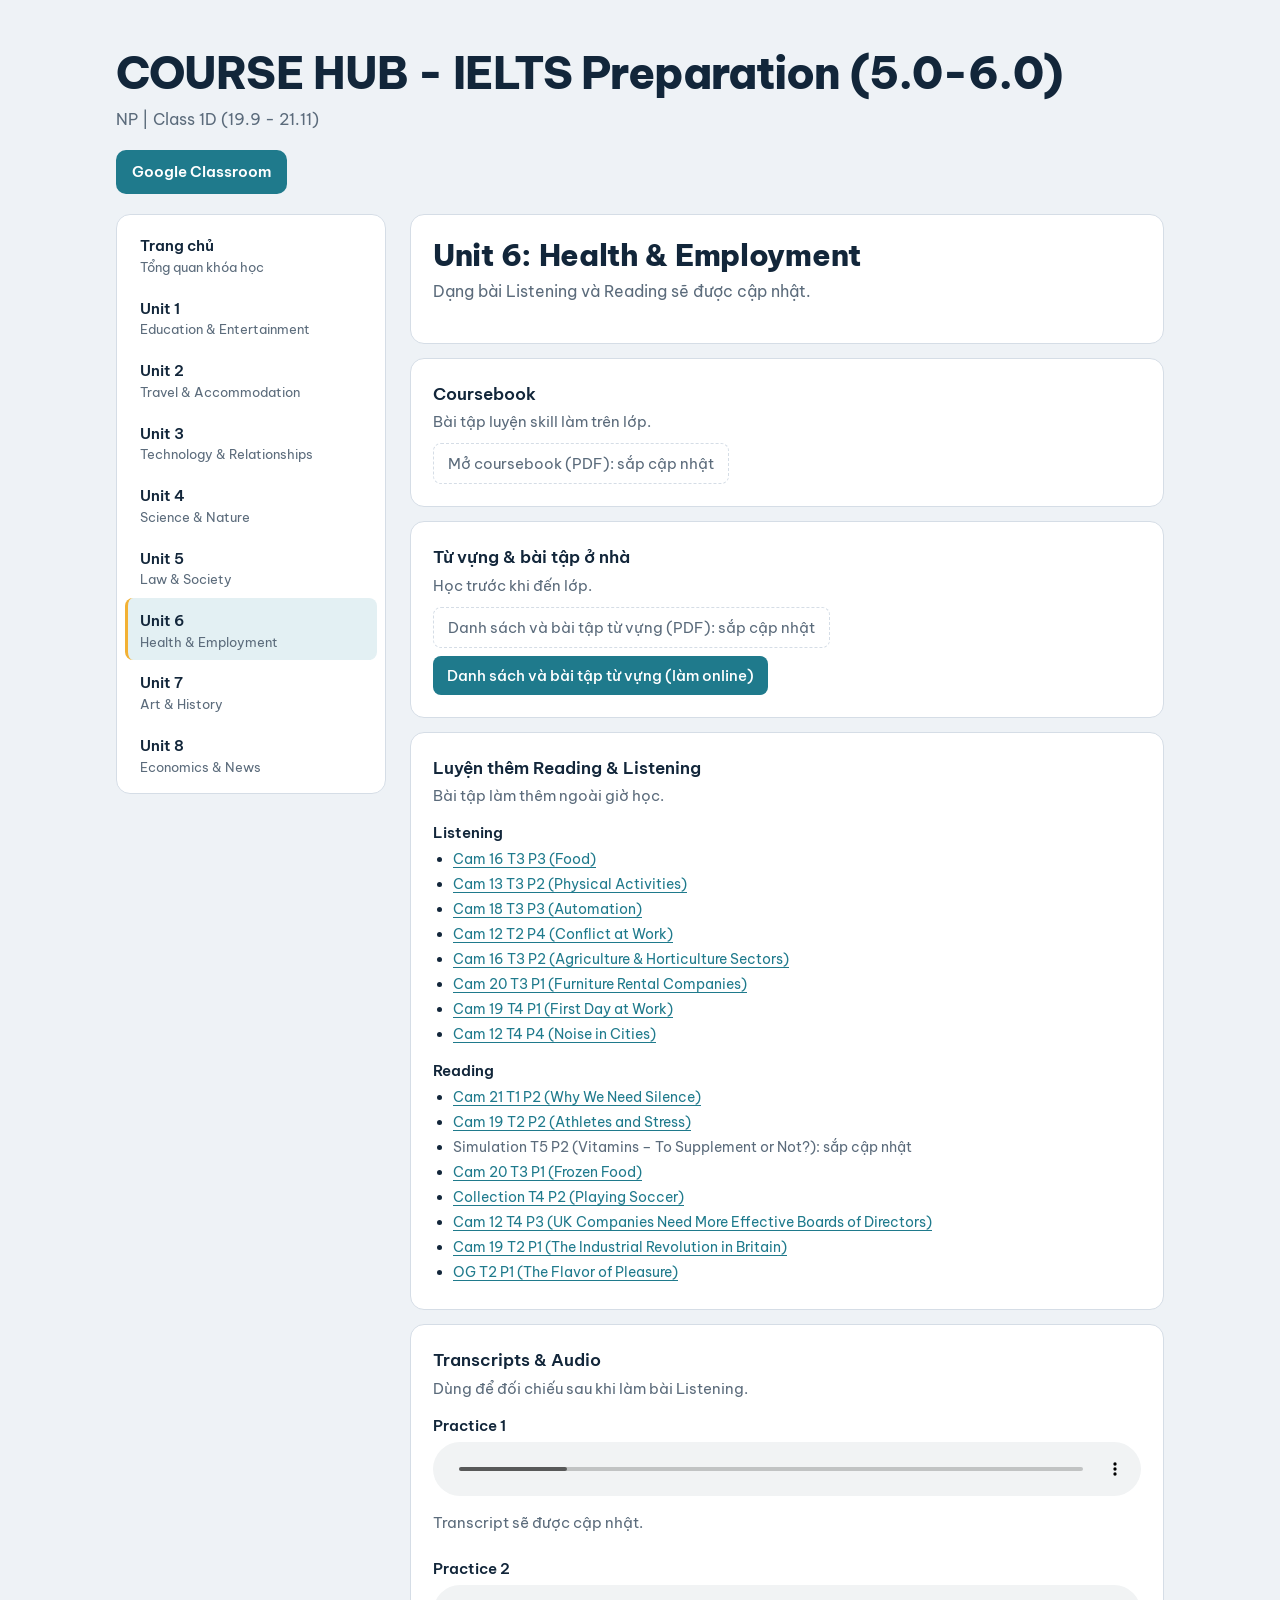
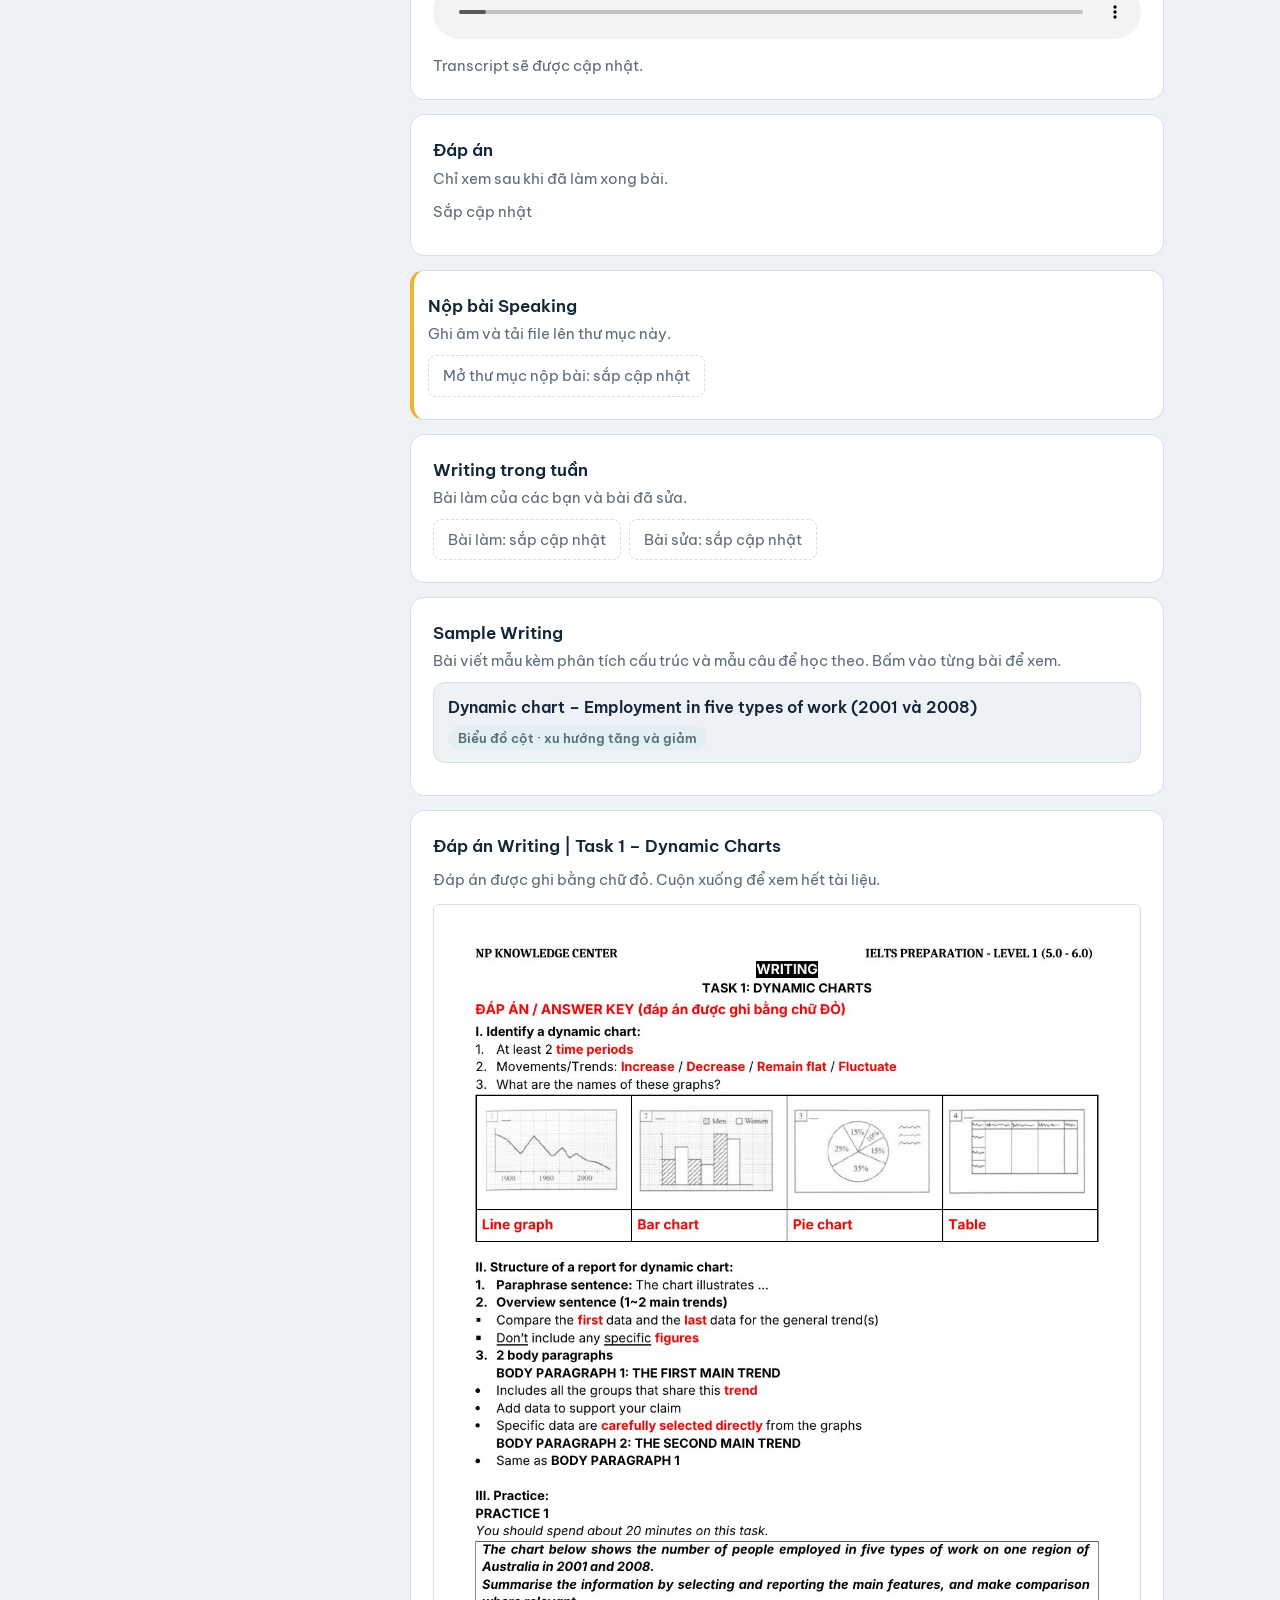
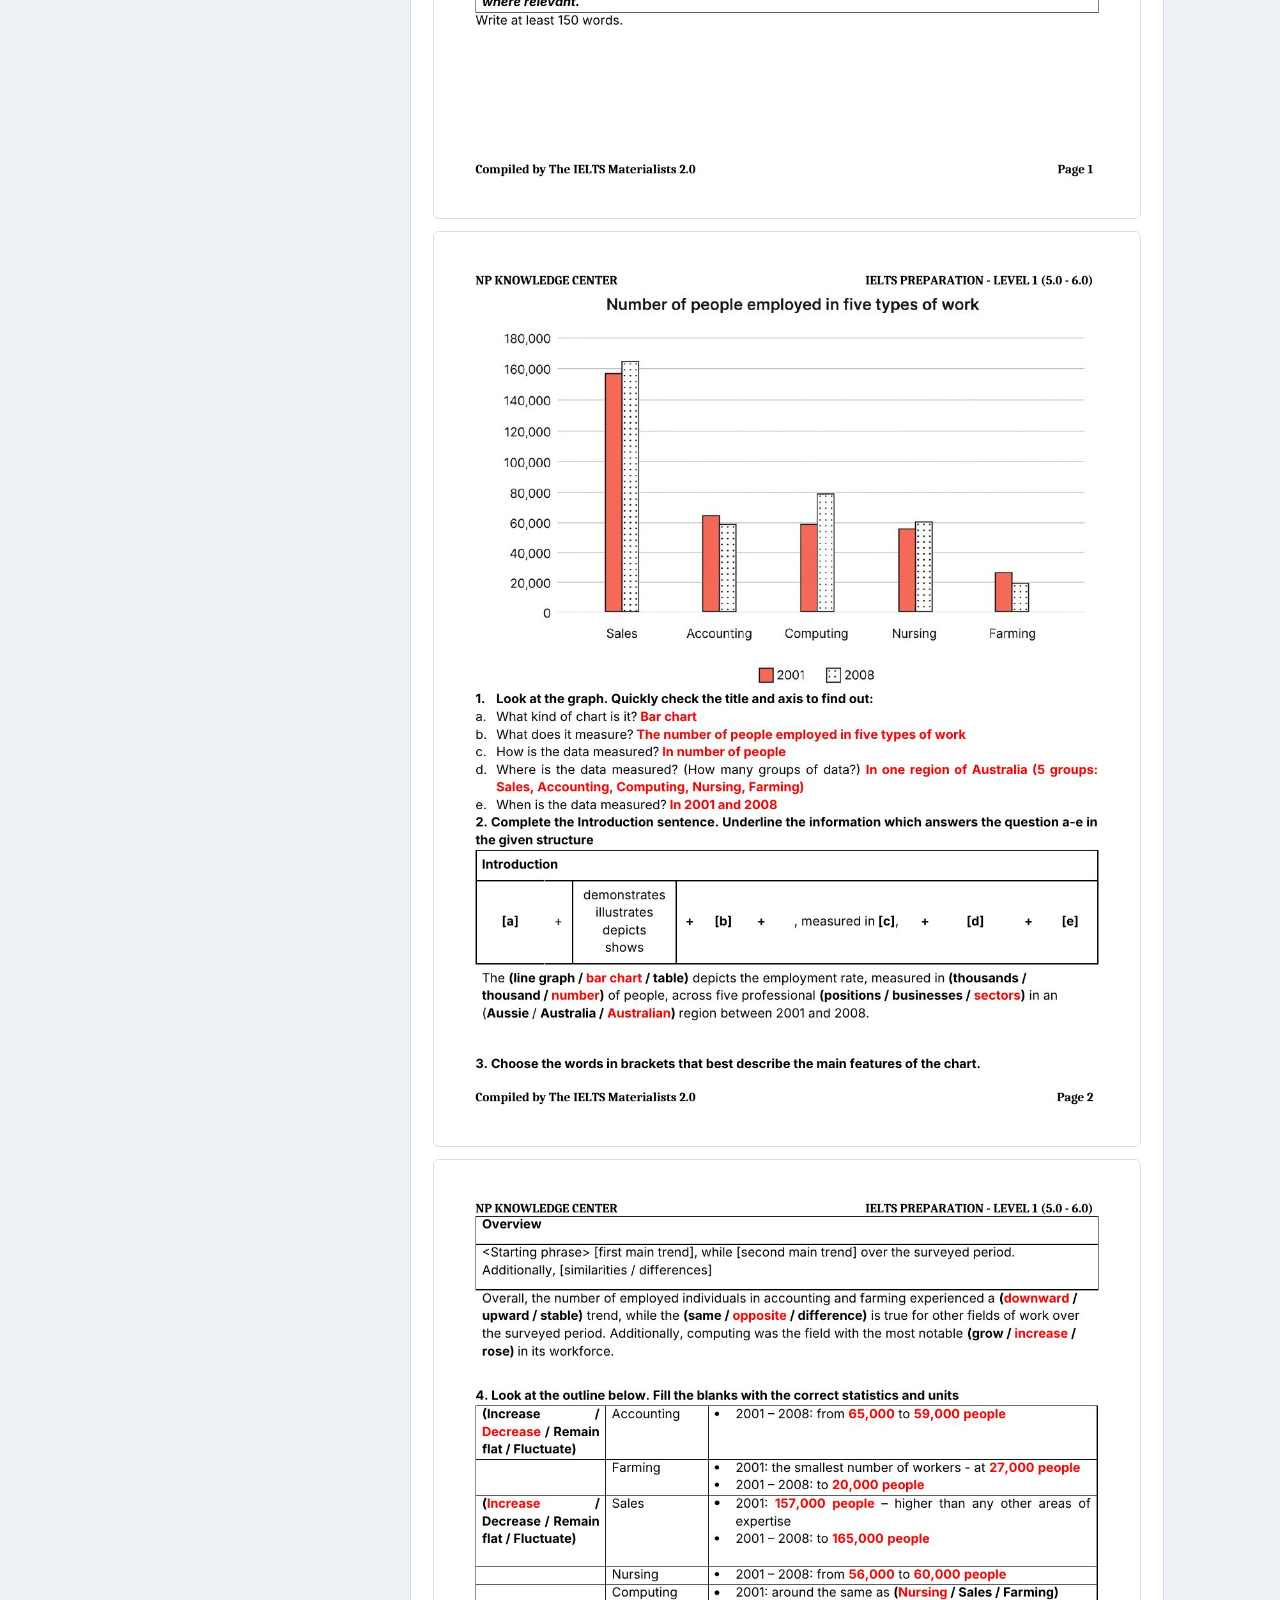
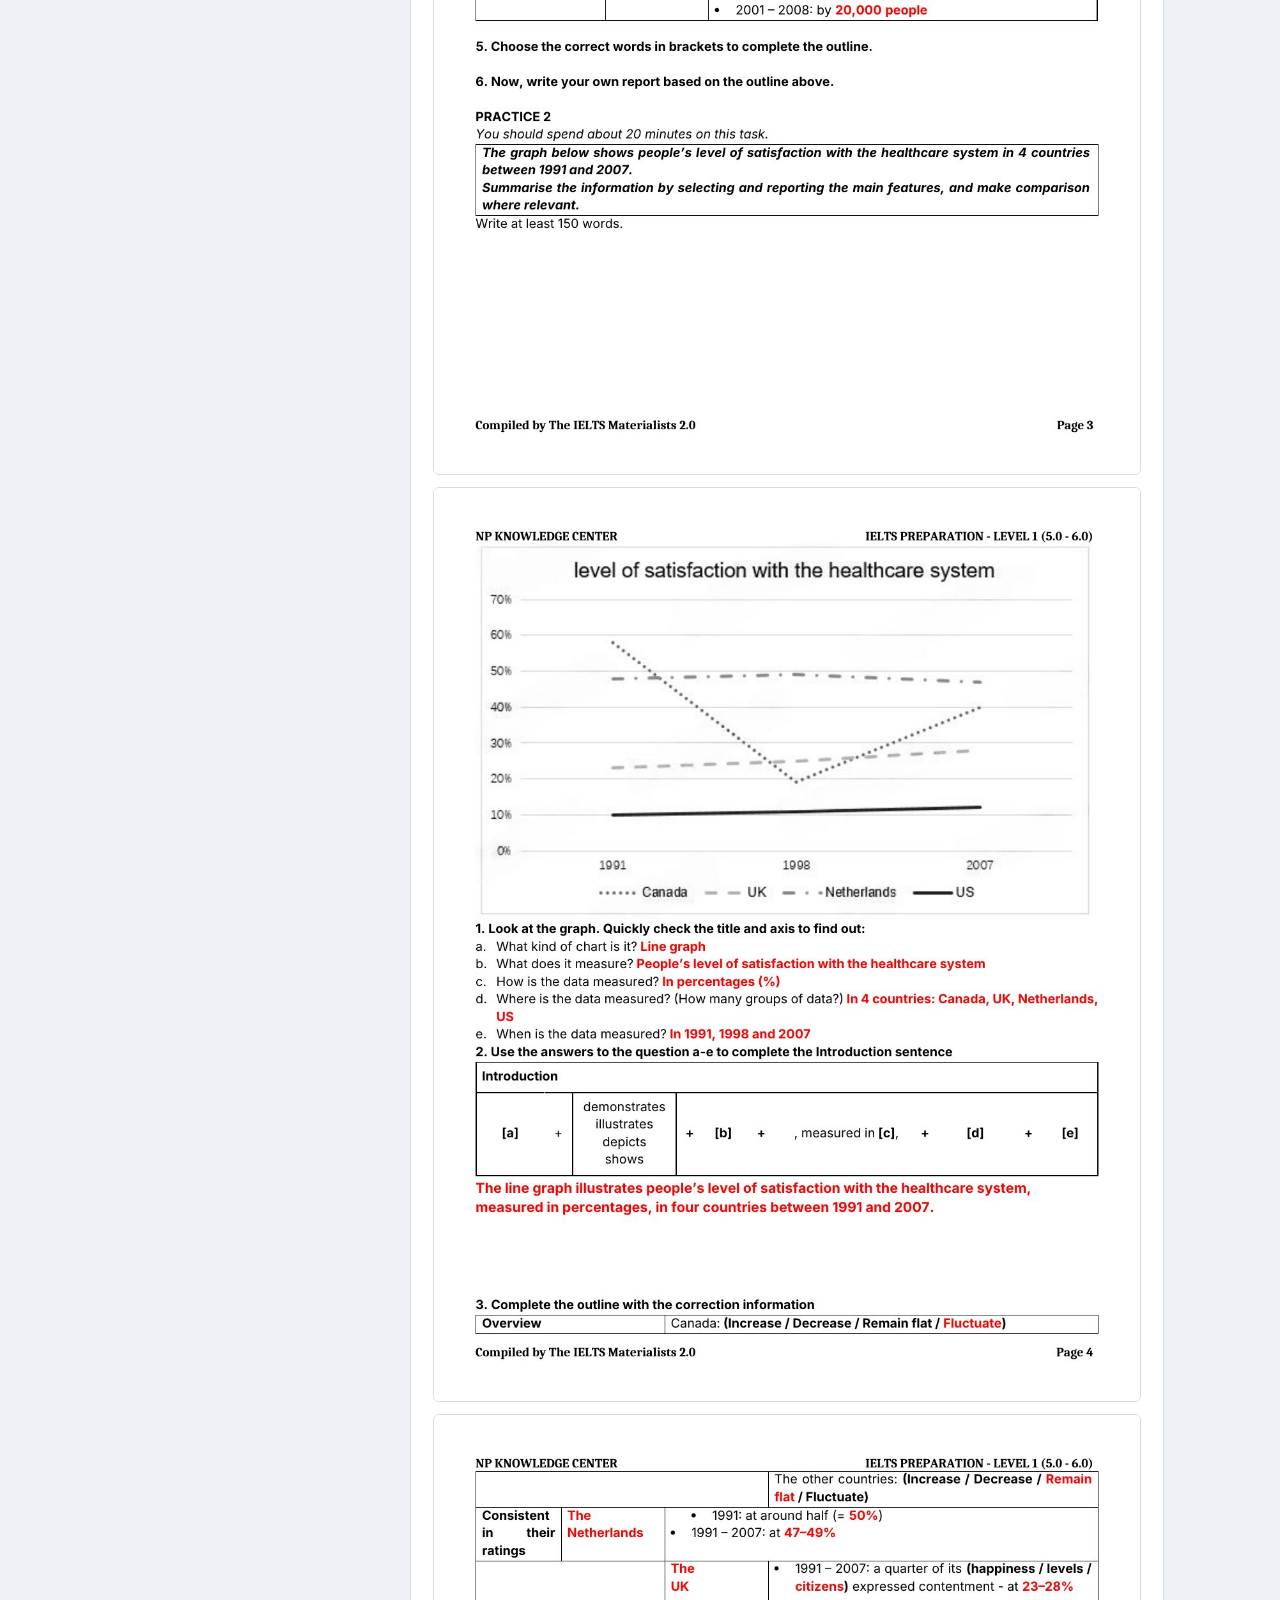
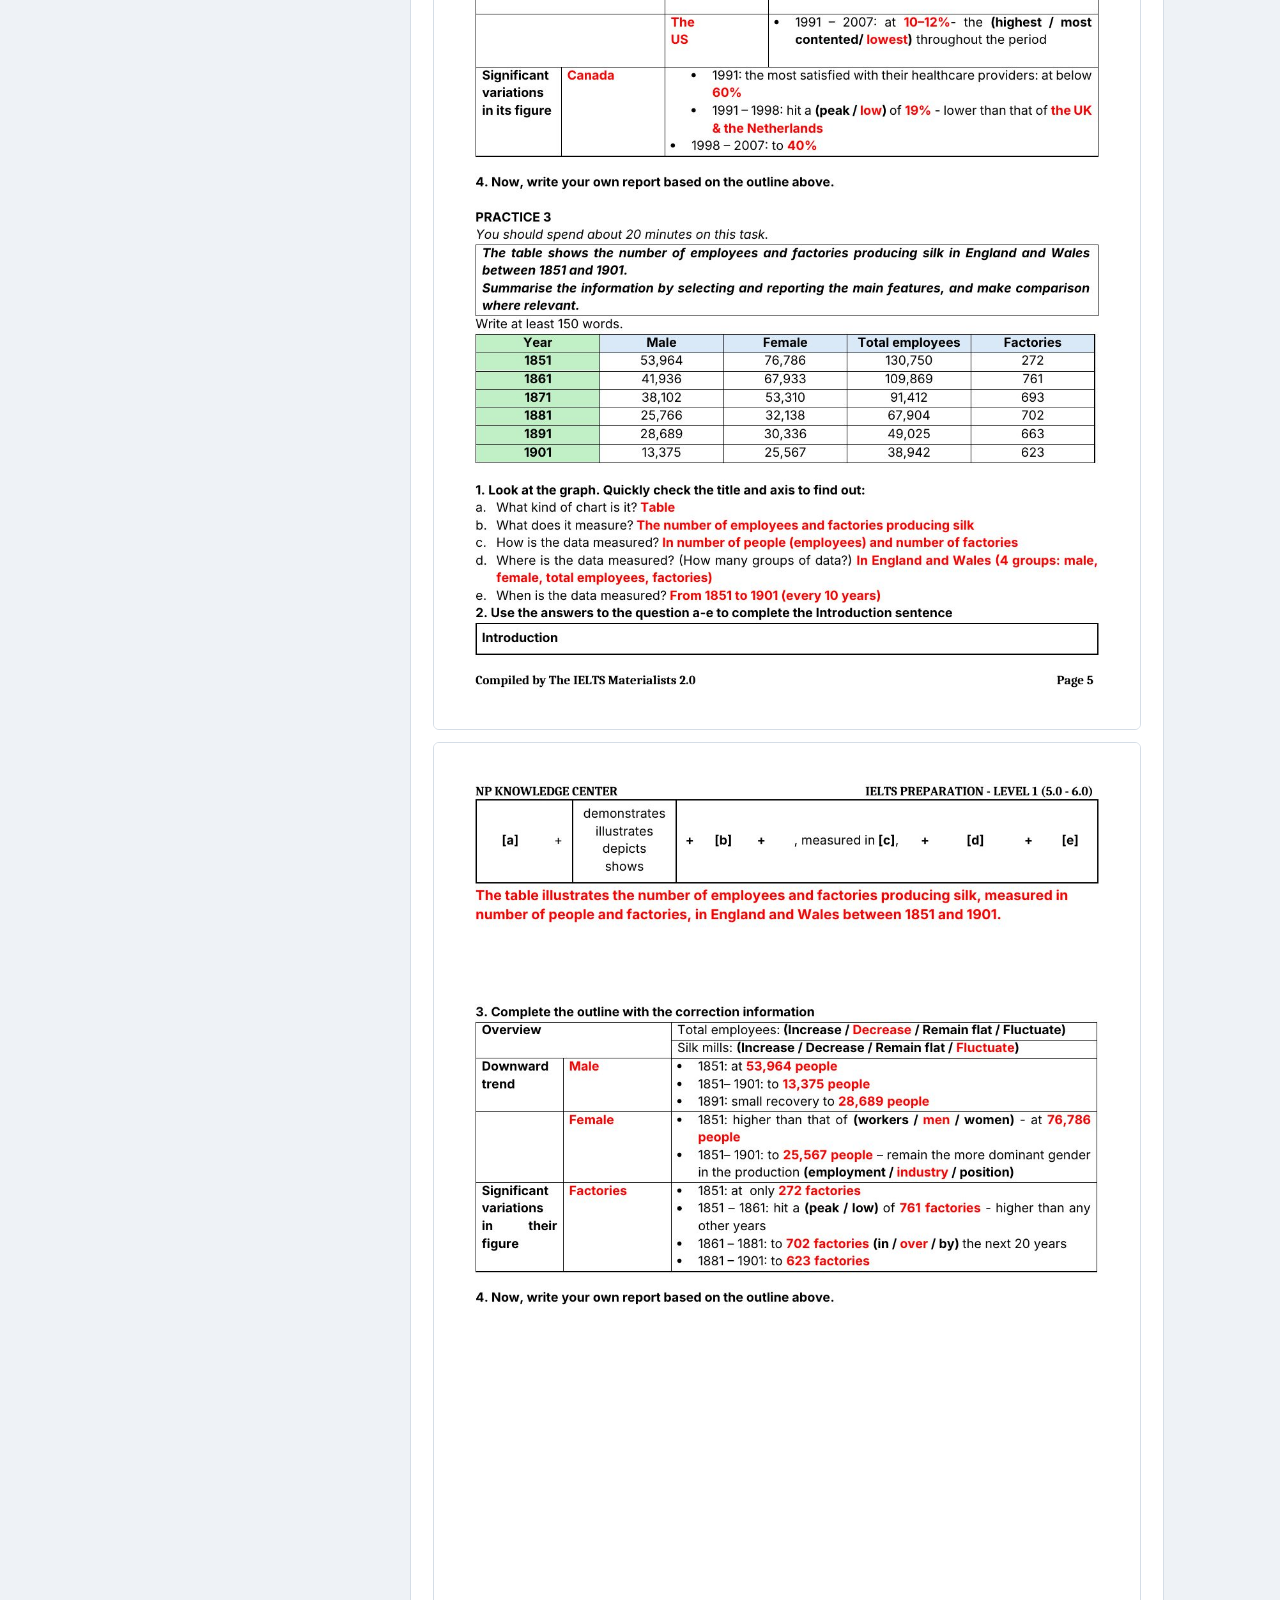
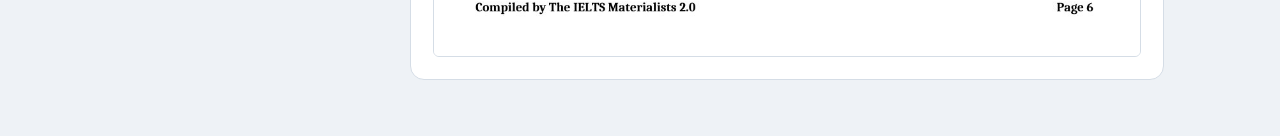
<file: unit6.html>
<!DOCTYPE html>
<html lang="vi">
<head>
<meta charset="utf-8">
<meta name="viewport" content="width=device-width, initial-scale=1, viewport-fit=cover">
<title>Unit 6 – Health & Employment | COURSE HUB</title>
<link rel="preconnect" href="https://fonts.googleapis.com">
<link href="https://fonts.googleapis.com/css2?family=Be+Vietnam+Pro:wght@400;500;600;700;800&display=swap" rel="stylesheet">
<link rel="stylesheet" href="style.css?v=20261117">
</head>
<body>
<div class="wrap">
<header>
<h1>COURSE HUB - IELTS Preparation (5.0-6.0)</h1>
<p>NP | Class 1D (19.9 - 21.11)</p>
<div class="top" id="top"></div>
</header>
<div class="layout">
<nav id="nav" aria-label="Danh sách unit"></nav>
<main id="main"></main>
</div>
<p class="foot" id="footTm" hidden><button id="tm">Chế độ canh thời gian (giáo viên)</button></p>
</div>
<script src="config.js"></script>
<script>
/* ===== DỮ LIỆU UNIT 6: chỉ sửa file này khi cập nhật unit này ===== */
window.UNIT = {
 "n": 6,
 "sample": [
  {
   "fold": true,
   "type": "Dynamic chart – Employment in five types of work (2001 và 2008)",
   "tag": "Biểu đồ cột · xu hướng tăng và giảm",
   "img": "unit6/sample-p1.jpg",
   "alt": "Biểu đồ cột: số người làm việc trong năm ngành nghề năm 2001 và 2008",
   "question": "The chart below shows the number of people employed in five types of work on one region of Australia in 2001 and 2008. Summarise the information by selecting and reporting the main features, and make comparison where relevant.",
   "note": "Biểu đồ động: so sánh số liệu đầu và cuối để tìm xu hướng. Hai đoạn thân bài chia theo hai xu hướng chính: giảm và tăng. Gạch chân đậm là mẫu câu dùng lại được.",
   "paras": [
    {
     "h": "Introduction",
     "s": [
      {
       "k": "para",
       "t": "{The bar chart depicts} the employment rate, {measured in} number of people, {across} five professional sectors in an Australian region {between 2001 and 2008.}"
      }
     ]
    },
    {
     "h": "Overview",
     "s": [
      {
       "k": "ov",
       "t": "{Overall,} the number of employed individuals in accounting and farming experienced a downward trend, {while} the opposite is true for other fields of work over the surveyed period."
      },
      {
       "k": "ov",
       "t": "{Additionally,} computing was the field with the most notable increase in its workforce."
      }
     ]
    },
    {
     "h": "Body Paragraph 1 — The first main trend (downward)",
     "s": [
      {
       "k": "topic",
       "t": "{Looking first at the sectors that declined,} the workforce in accounting fell {from} 65,000 {to} 59,000 people between 2001 and 2008."
      },
      {
       "k": "det",
       "t": "Farming had the smallest number of workers in 2001, {at} 27,000 people, and this figure decreased further {to} 20,000 people by 2008."
      }
     ]
    },
    {
     "h": "Body Paragraph 2 — The second main trend (upward)",
     "s": [
      {
       "k": "topic",
       "t": "{In contrast,} the other three sectors saw an upward trend."
      },
      {
       "k": "det",
       "t": "In 2001, sales employed 157,000 people, {higher than} any other area of expertise, and this rose {to} 165,000 people in 2008."
      },
      {
       "k": "det",
       "t": "The number of nurses grew {from} 56,000 {to} 60,000 people, {while} computing, which started {at around the same level as} nursing in 2001, increased {by} 20,000 people."
      }
     ]
    }
   ],
   "tplTitle": "Mẫu câu dễ dùng cho biểu đồ động",
   "tpl": [
    [
     "The bar chart depicts …, measured in …, across … between … and …",
     "Câu paraphrase đề bài"
    ],
    [
     "Overall, … experienced a downward trend, while the opposite is true for …",
     "Overview: hai xu hướng chính"
    ],
    [
     "Additionally, … was the field with the most notable increase",
     "Nêu điểm nổi bật nhất"
    ],
    [
     "from … to … / at … / by …",
     "Giới từ đi với số liệu"
    ],
    [
     "In contrast, …",
     "Chuyển sang nhóm có xu hướng ngược lại"
    ],
    [
     "higher than any other …",
     "So sánh nhất"
    ]
   ]
  }
 ],
 "wpdf": {
  "t": "Đáp án Writing | Task 1 – Dynamic Charts",
  "d": "Đáp án được ghi bằng chữ đỏ. Cuộn xuống để xem hết tài liệu.",
  "pages": [
   "unit6/writing-key/p-1.jpg",
   "unit6/writing-key/p-2.jpg",
   "unit6/writing-key/p-3.jpg",
   "unit6/writing-key/p-4.jpg",
   "unit6/writing-key/p-5.jpg",
   "unit6/writing-key/p-6.jpg"
  ]
 },
 "audio": [
  {
   "id": "u6p1",
   "title": "Practice 1",
   "audio": "unit6/L1_Track_6_1.mp3",
   "times": null,
   "lines": []
  },
  {
   "id": "u6p2",
   "title": "Practice 2",
   "audio": "unit6/L1_Track_6_2.mp3",
   "times": null,
   "lines": []
  }
 ],
 "links": {
  "vocab": [
   "",
   "unit6/vocab-exercises.html"
  ]
 },
 "practiceL": [
  {
   "t": "Cam 16 T3 P3 (Food)",
   "u": "https://youpass.vn/thi-thu/listening/7441"
  },
  {
   "t": "Cam 13 T3 P2 (Physical Activities)",
   "u": "https://youpass.vn/thi-thu/listening/7486"
  },
  {
   "t": "Cam 18 T3 P3 (Automation)",
   "u": "https://youpass.vn/thi-thu/listening/7409"
  },
  {
   "t": "Cam 12 T2 P4 (Conflict at Work)",
   "u": "https://youpass.vn/thi-thu/listening/7500"
  },
  {
   "t": "Cam 16 T3 P2 (Agriculture & Horticulture Sectors)",
   "u": "https://youpass.vn/thi-thu/listening/7438"
  },
  {
   "t": "Cam 20 T3 P1 (Furniture Rental Companies)",
   "u": "https://youpass.vn/thi-thu/listening/7375"
  },
  {
   "t": "Cam 19 T4 P1 (First Day at Work)",
   "u": "https://youpass.vn/thi-thu/listening/7389"
  },
  {
   "t": "Cam 12 T4 P4 (Noise in Cities)",
   "u": "https://youpass.vn/thi-thu/listening/7495"
  }
 ],
 "practiceR": [
  {
   "t": "Cam 21 T1 P2 (Why We Need Silence)",
   "u": "https://tuhoc.dolenglish.vn/luyen-thi-ielts/luyen-tap-why-we-need-silence-mt-ielts-21-reading-test-1-passage-2"
  },
  {
   "t": "Cam 19 T2 P2 (Athletes and Stress)",
   "u": "https://youpass.vn/thi-thu/reading/7265"
  },
  {
   "t": "Simulation T5 P2 (Vitamins – To Supplement or Not?)",
   "u": ""
  },
  {
   "t": "Cam 20 T3 P1 (Frozen Food)",
   "u": "https://youpass.vn/thi-thu/reading/7544"
  },
  {
   "t": "Collection T4 P2 (Playing Soccer)",
   "u": "https://study4.com/tests/6835/practice/?part=18939&layout="
  },
  {
   "t": "Cam 12 T4 P3 (UK Companies Need More Effective Boards of Directors)",
   "u": "https://youpass.vn/thi-thu/reading/7553"
  },
  {
   "t": "Cam 19 T2 P1 (The Industrial Revolution in Britain)",
   "u": "https://youpass.vn/thi-thu/reading/7264"
  },
  {
   "t": "OG T2 P1 (The Flavor of Pleasure)",
   "u": "https://tuhoc.dolenglish.vn/ielts-reading-practice-luyen-tap-ielts-reading-the-flavor-of-pleasure-official-cambridge-guide-to-ielts-test-2-passage-1"
  }
 ]
};
</script>
<script src="common.js?v=20261117"></script>
</body>
</html>
</file>
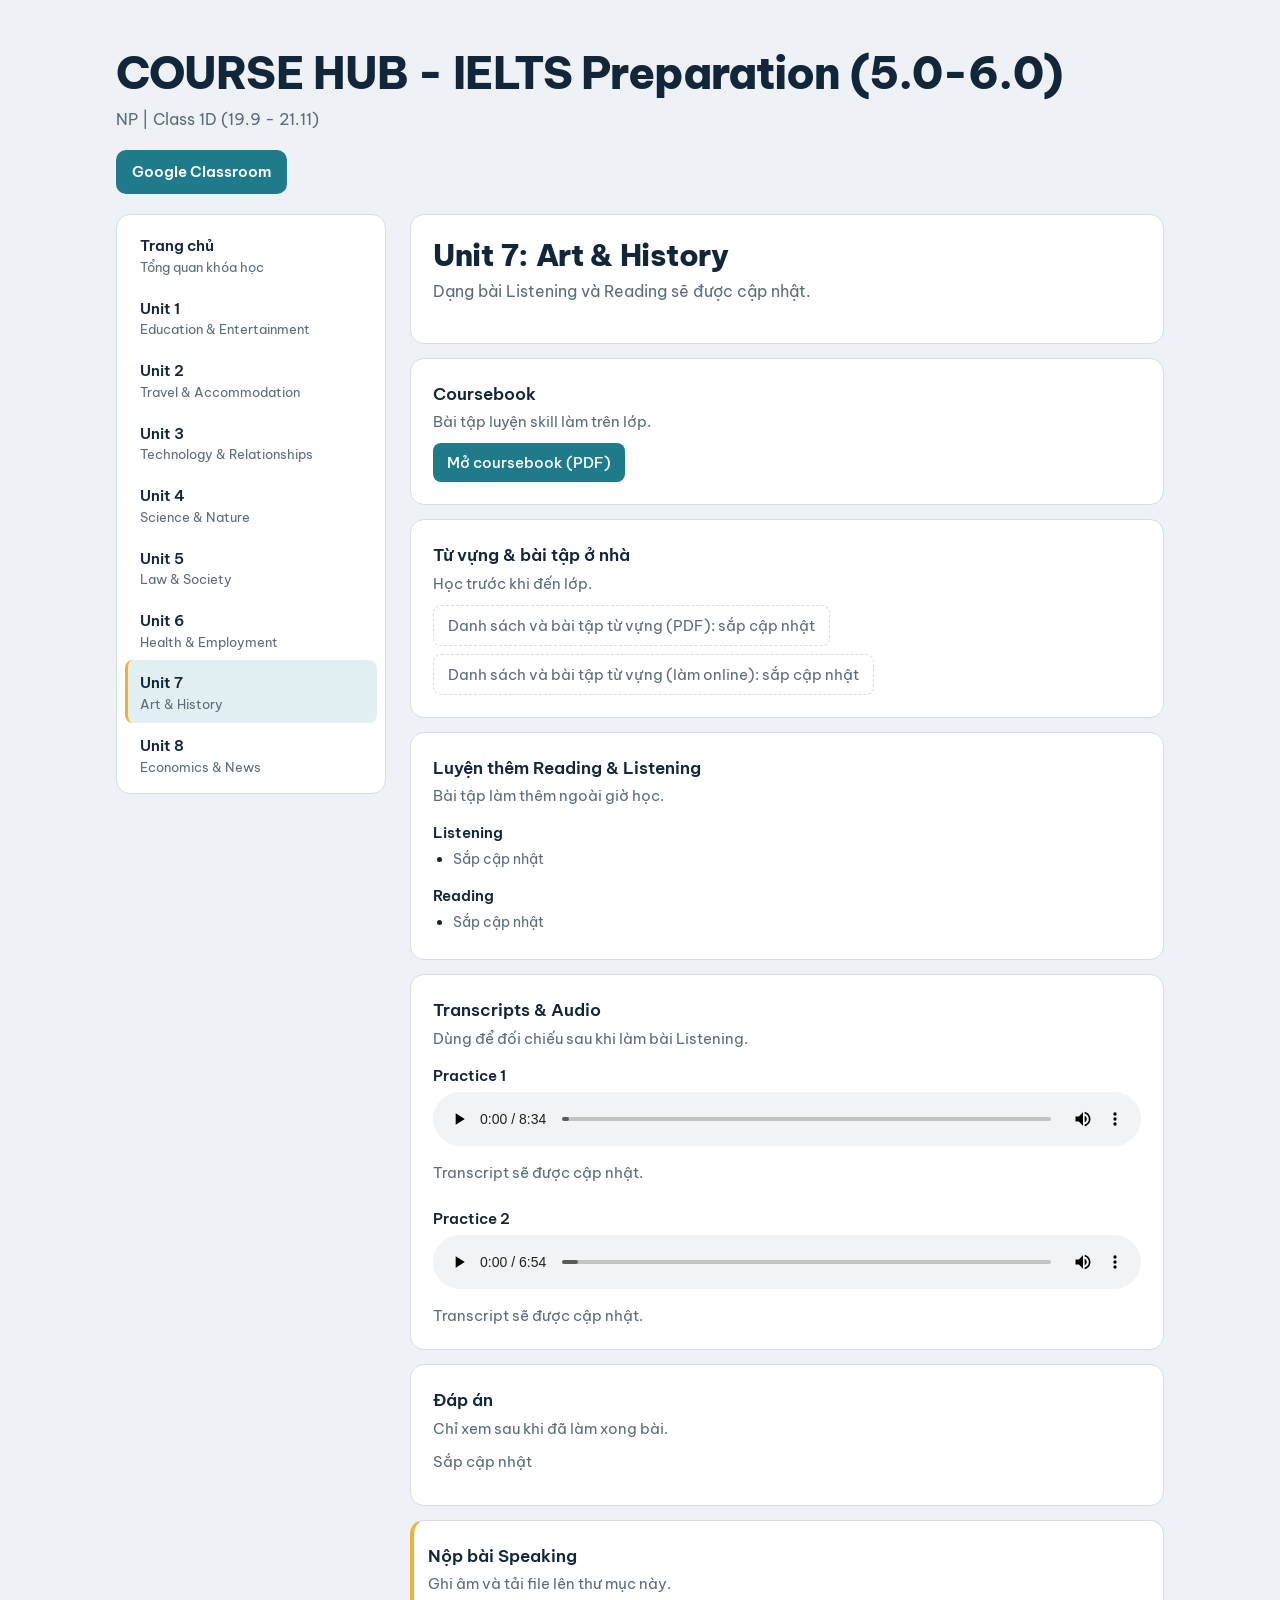
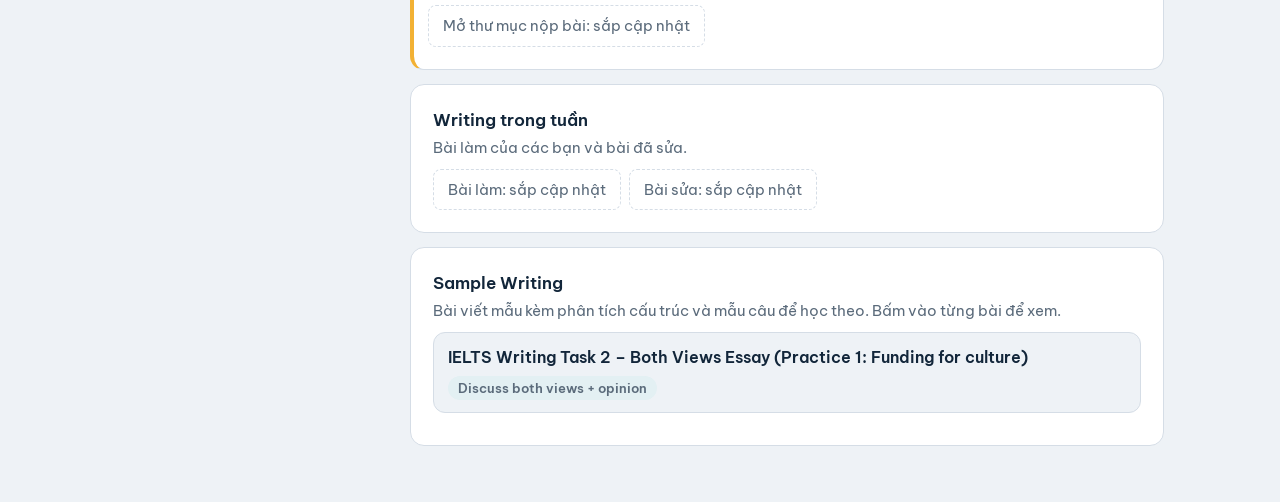
<file: unit7.html>
<!DOCTYPE html>
<html lang="vi">
<head>
<meta charset="utf-8">
<meta name="viewport" content="width=device-width, initial-scale=1, viewport-fit=cover">
<title>Unit 7 – Art & History | COURSE HUB</title>
<link rel="preconnect" href="https://fonts.googleapis.com">
<link href="https://fonts.googleapis.com/css2?family=Be+Vietnam+Pro:wght@400;500;600;700;800&display=swap" rel="stylesheet">
<link rel="stylesheet" href="style.css?v=20261119">
</head>
<body>
<div class="wrap">
<header>
<h1>COURSE HUB - IELTS Preparation (5.0-6.0)</h1>
<p>NP | Class 1D (19.9 - 21.11)</p>
<div class="top" id="top"></div>
</header>
<div class="layout">
<nav id="nav" aria-label="Danh sách unit"></nav>
<main id="main"></main>
</div>
<p class="foot" id="footTm" hidden><button id="tm">Chế độ canh thời gian (giáo viên)</button></p>
</div>
<script src="config.js"></script>
<script>
/* ===== DỮ LIỆU UNIT 7: chỉ sửa file này khi cập nhật unit này ===== */
window.UNIT = {
 "n": 7,
 "sample": [
  {
   "fold": true,
   "type": "IELTS Writing Task 2 – Both Views Essay (Practice 1: Funding for culture)",
   "tag": "Discuss both views + opinion",
   "question": "Some people think that the government should spend money on supporting cultural activities such as music, theater or art. Others think this is a waste of money. Discuss both views and give your opinion. Give reasons for your answer and include any relevant examples from your own knowledge and experience.",
   "note": "Bài Both Views: mỗi đoạn thân bài trình bày một quan điểm, quan điểm của bạn đặt ở đoạn cuối. Mỗi ý chính theo trình tự Reason → Explain (Detail 1) → Example (Detail 2). Gạch chân đậm là mẫu câu dùng lại được, phía sau chỉ cần ghép thêm S + V.",
   "paras": [
    {
     "h": "Introduction",
     "s": [
      {
       "k": "bg",
       "t": "{It is often argued that} governments should use public money to support cultural activities such as music, theatre and art, {whereas others believe that} this is a waste of resources."
      },
      {
       "k": "thesis",
       "t": "{Although I understand why} some people object to this, {I believe that} state funding for culture is ultimately justified."
      },
      {
       "k": "outline",
       "t": "{This essay will discuss both views before explaining why} I support public investment in the arts."
      }
     ]
    },
    {
     "h": "Body Paragraph 1 — The view that it is a waste of money",
     "s": [
      {
       "k": "topic",
       "t": "{Those who oppose cultural spending argue that} the creative sector is a misallocation of resources."
      },
      {
       "k": "idea1",
       "t": "{Firstly,} they believe that government subsidies should prioritise urgent societal needs."
      },
      {
       "k": "exp1",
       "t": "{This is because} cutting-edge art and large cultural exhibitions require significant funding to pay for art materials, manpower and the artists commissioned to work on each project."
      },
      {
       "k": "ex1",
       "t": "{As a result,} such spending could hinder people’s access to essential public services, including healthcare systems, infrastructure and education."
      },
      {
       "k": "idea2",
       "t": "{Another argument is that} the art market is already highly profitable."
      },
      {
       "k": "exp2",
       "t": "{In fact,} celebrated artists and musicians who manage to establish a reputation can monetise their artwork for millions."
      },
      {
       "k": "ex2",
       "t": "{Therefore, critics claim that} art should be treated as an unnecessary luxury for personal consumption rather than a public responsibility."
      }
     ]
    },
    {
     "h": "Body Paragraph 2 — The view that the government should support culture (my opinion)",
     "s": [
      {
       "k": "topic",
       "t": "{However, I believe that} the creative sector needs financial support to thrive."
      },
      {
       "k": "idea1",
       "t": "{The first reason is that} public funding helps to preserve national identity and its rich cultural legacy."
      },
      {
       "k": "exp1",
       "t": "{This is because} local theatres and traditional crafts, unlike modern art, often struggle to promote their work and may eventually close down."
      },
      {
       "k": "ex1",
       "t": "{In addition,} government support ensures that art remains accessible to everyone and is not curated only by the wealthy."
      },
      {
       "k": "idea2",
       "t": "{Another benefit is that} culture brings citizens together."
      },
      {
       "k": "exp2",
       "t": "{The reason is that} publicly funded events foster a creative environment where future generations can gather."
      },
      {
       "k": "ex2",
       "t": "{For example,} future generations can discover historic motifs through plays, music styles and under-represented art forms, which creates opportunities to discuss the subtle nuances of meaning in classical art."
      }
     ]
    },
    {
     "h": "Conclusion",
     "s": [
      {
       "k": "sum",
       "t": "{In conclusion,} although spending on urgent public services is important, the arts also deserve government support."
      },
      {
       "k": "thesis",
       "t": "{I firmly believe that} public funding protects cultural heritage and unites society, so it is not a waste of money."
      }
     ]
    }
   ],
   "tplTitle": "Template dễ dùng cho bài Both Views Essay",
   "tpl": [
    [
     "It is often argued that …, whereas others believe that …",
     "Introduction: nêu hai quan điểm"
    ],
    [
     "Although I understand why …, I believe that …",
     "Introduction: thesis nêu quan điểm của bạn"
    ],
    [
     "This essay will discuss both views before explaining why …",
     "Introduction: câu outline"
    ],
    [
     "Those who oppose … argue that …",
     "Body 1: topic sentence (quan điểm thứ nhất)"
    ],
    [
     "Firstly, … This is because … As a result, such … could …",
     "Body 1: Reason 1, giải thích, ví dụ"
    ],
    [
     "Another argument is that … In fact, … Therefore, critics claim that …",
     "Body 1: Reason 2, kết luận của phe này"
    ],
    [
     "However, I believe that …",
     "Body 2: chuyển sang quan điểm của bạn"
    ],
    [
     "The first reason is that … This is because … In addition, …",
     "Body 2: Reason 1, bổ sung"
    ],
    [
     "Another benefit is that … The reason is that … For example, …",
     "Body 2: Reason 2, ví dụ"
    ],
    [
     "In conclusion, although …, … I firmly believe that …",
     "Conclusion: tóm tắt và nhắc lại quan điểm"
    ]
   ]
  }
 ],
 "links": {
  "coursebook": [
   "unit7/coursebook.pdf"
  ]
 },
 "audio": [
  {
   "id": "u7p1",
   "title": "Practice 1",
   "audio": "unit7/L1_Track_7_1.mp3",
   "times": null,
   "lines": []
  },
  {
   "id": "u7p2",
   "title": "Practice 2",
   "audio": "unit7/L1_Track_7_2.mp3",
   "times": null,
   "lines": []
  }
 ]
};
</script>
<script src="common.js?v=20261119"></script>
</body>
</html>
</file>
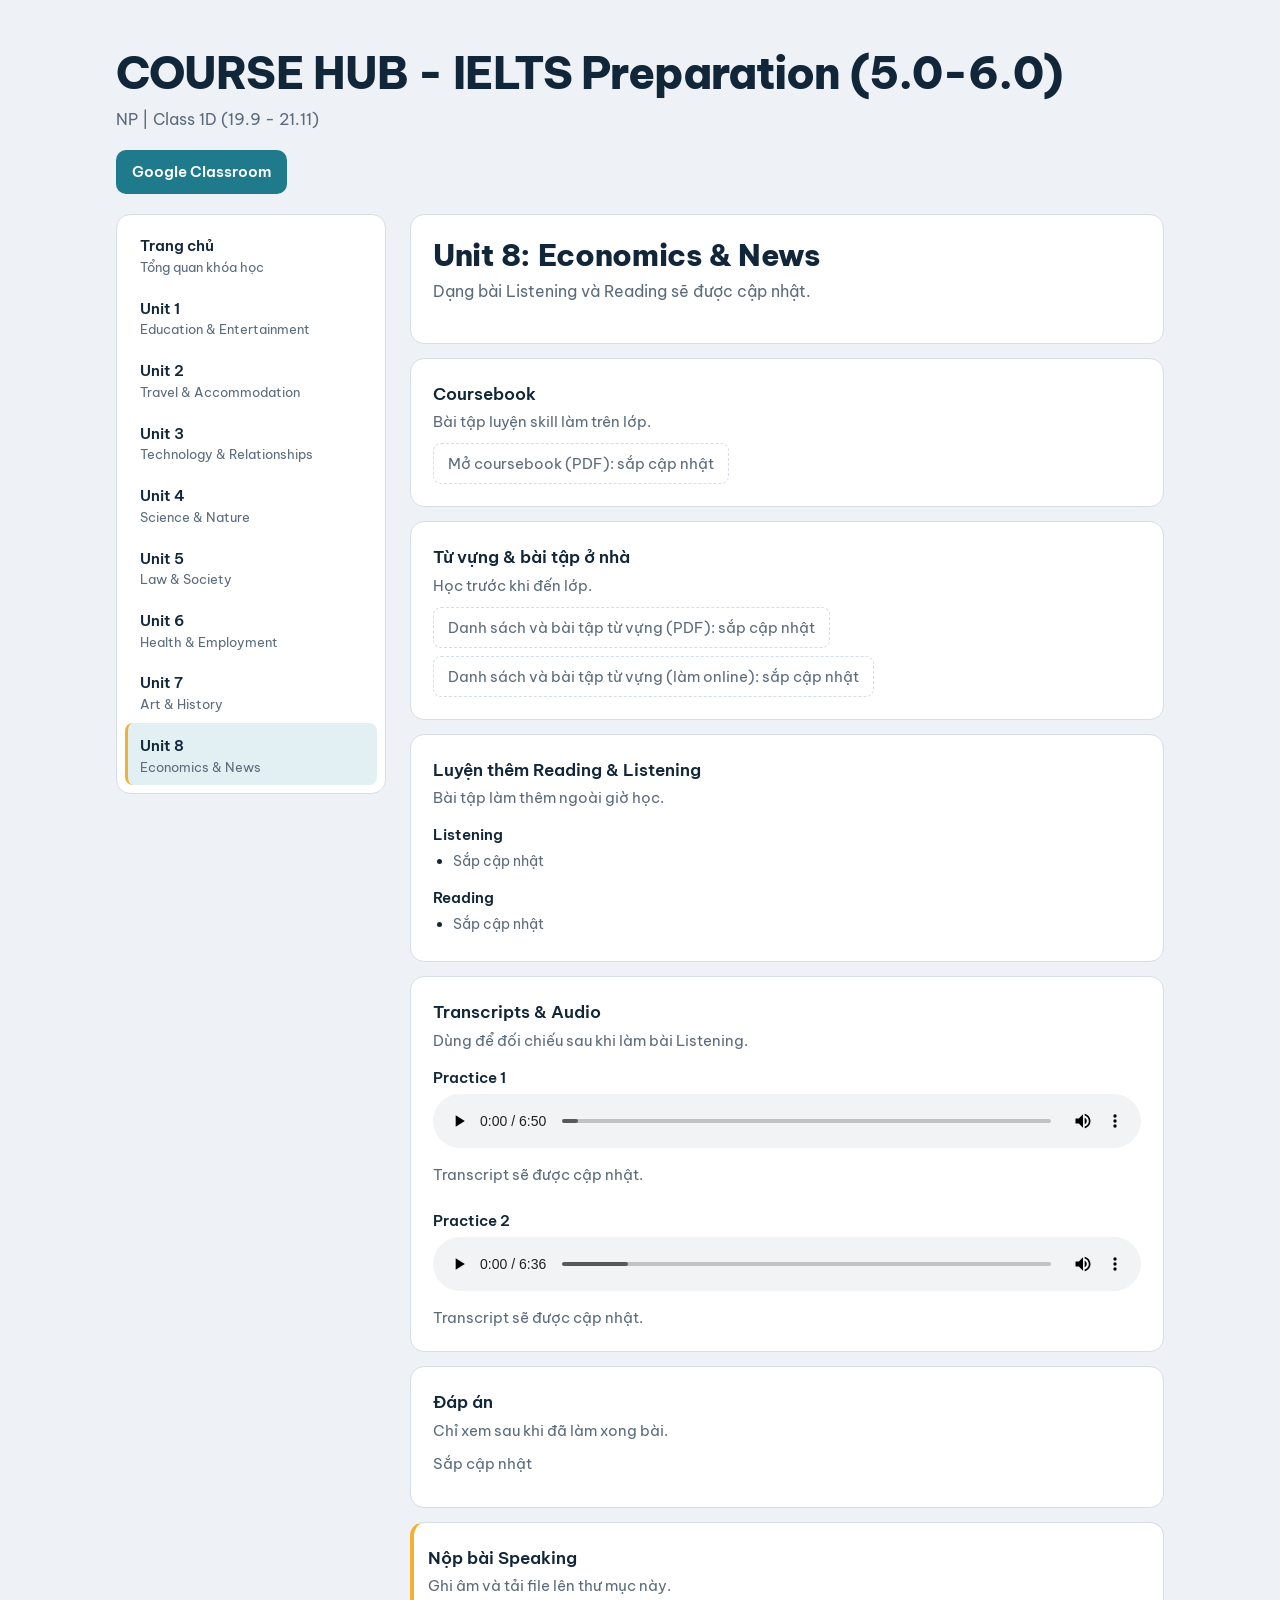
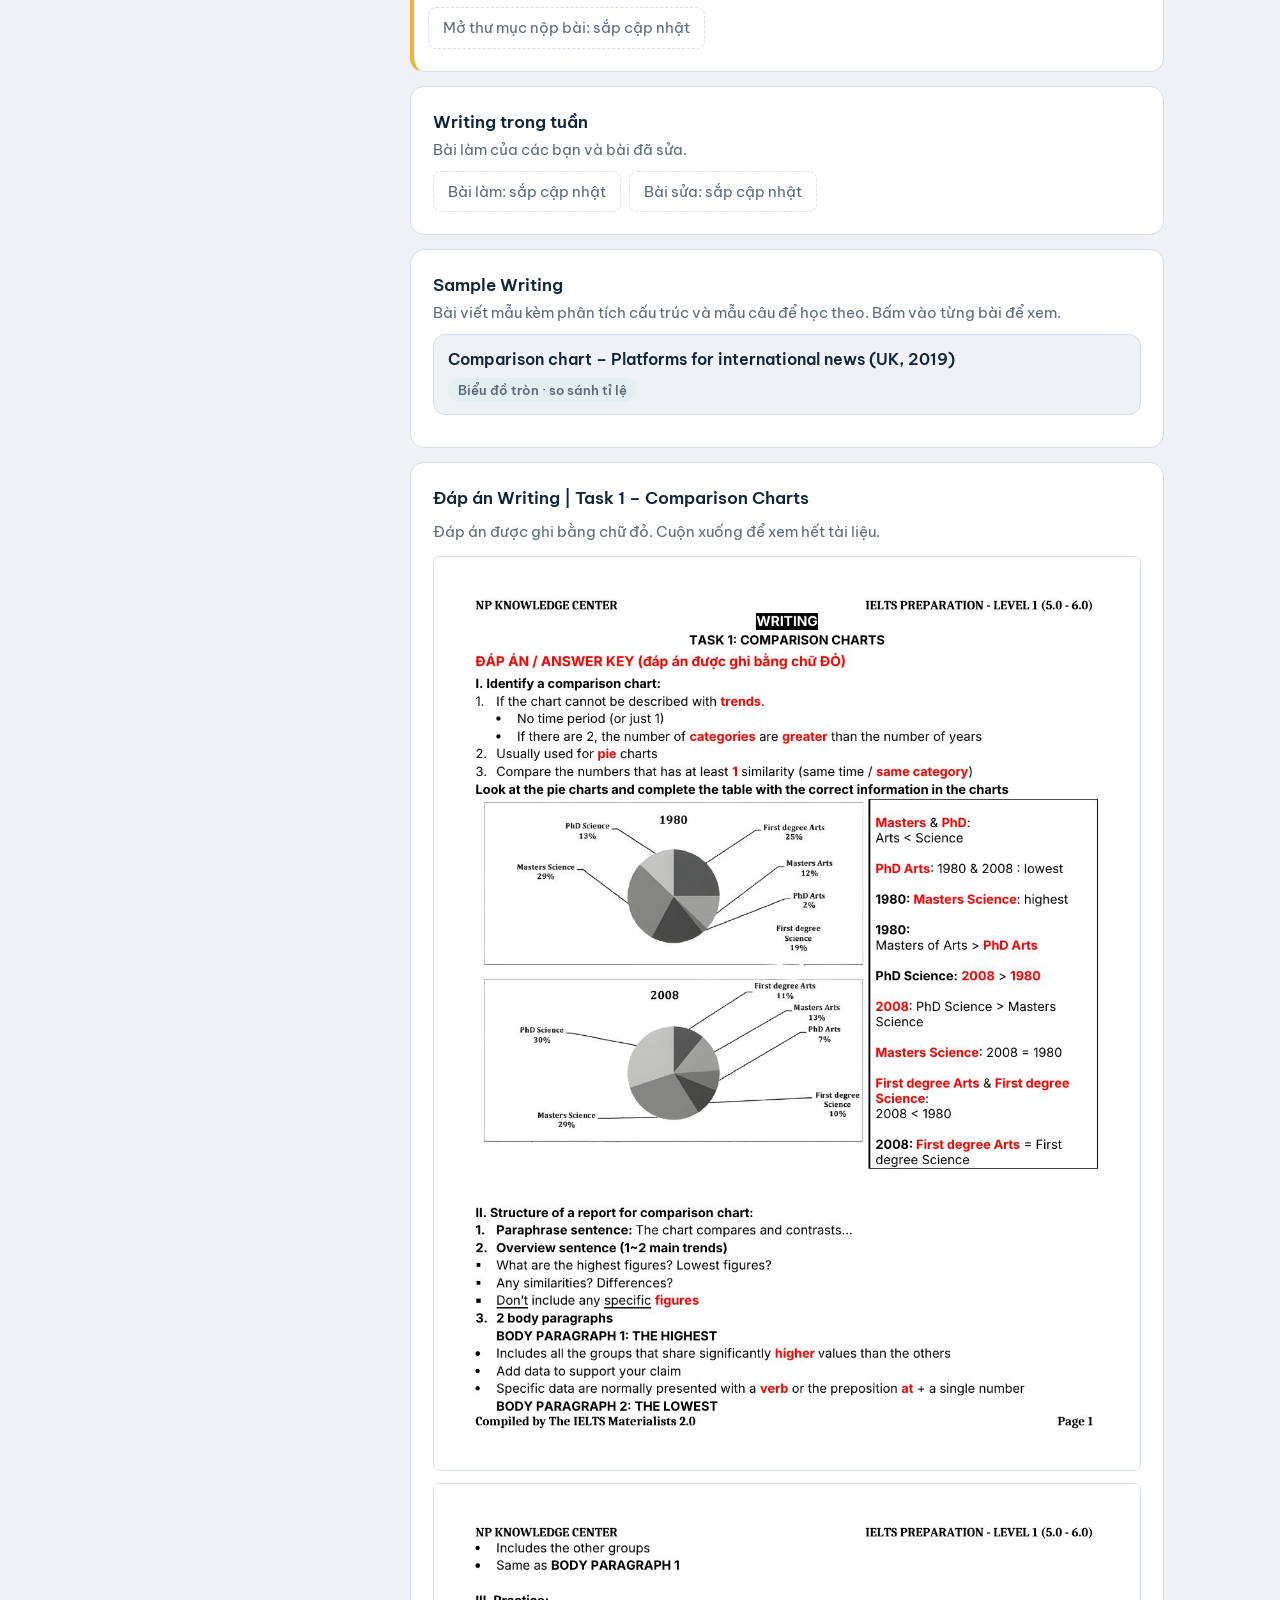
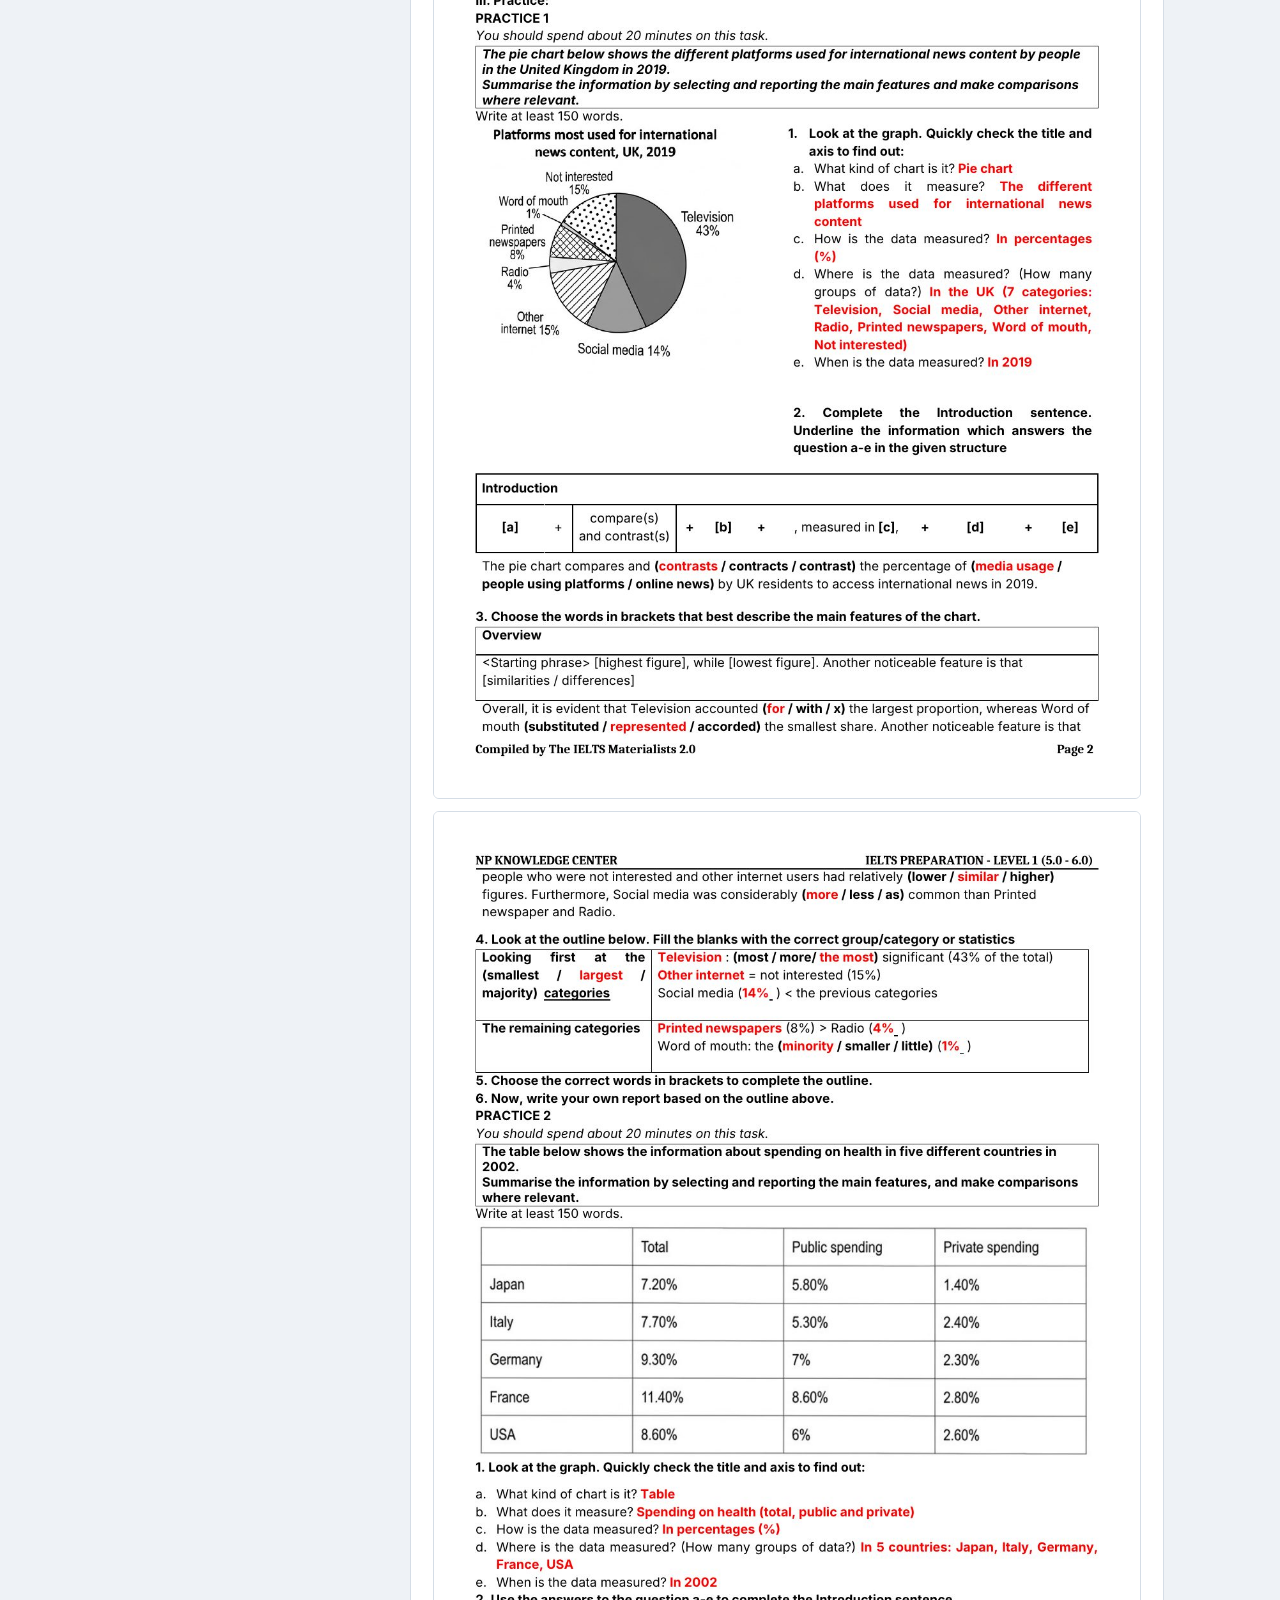
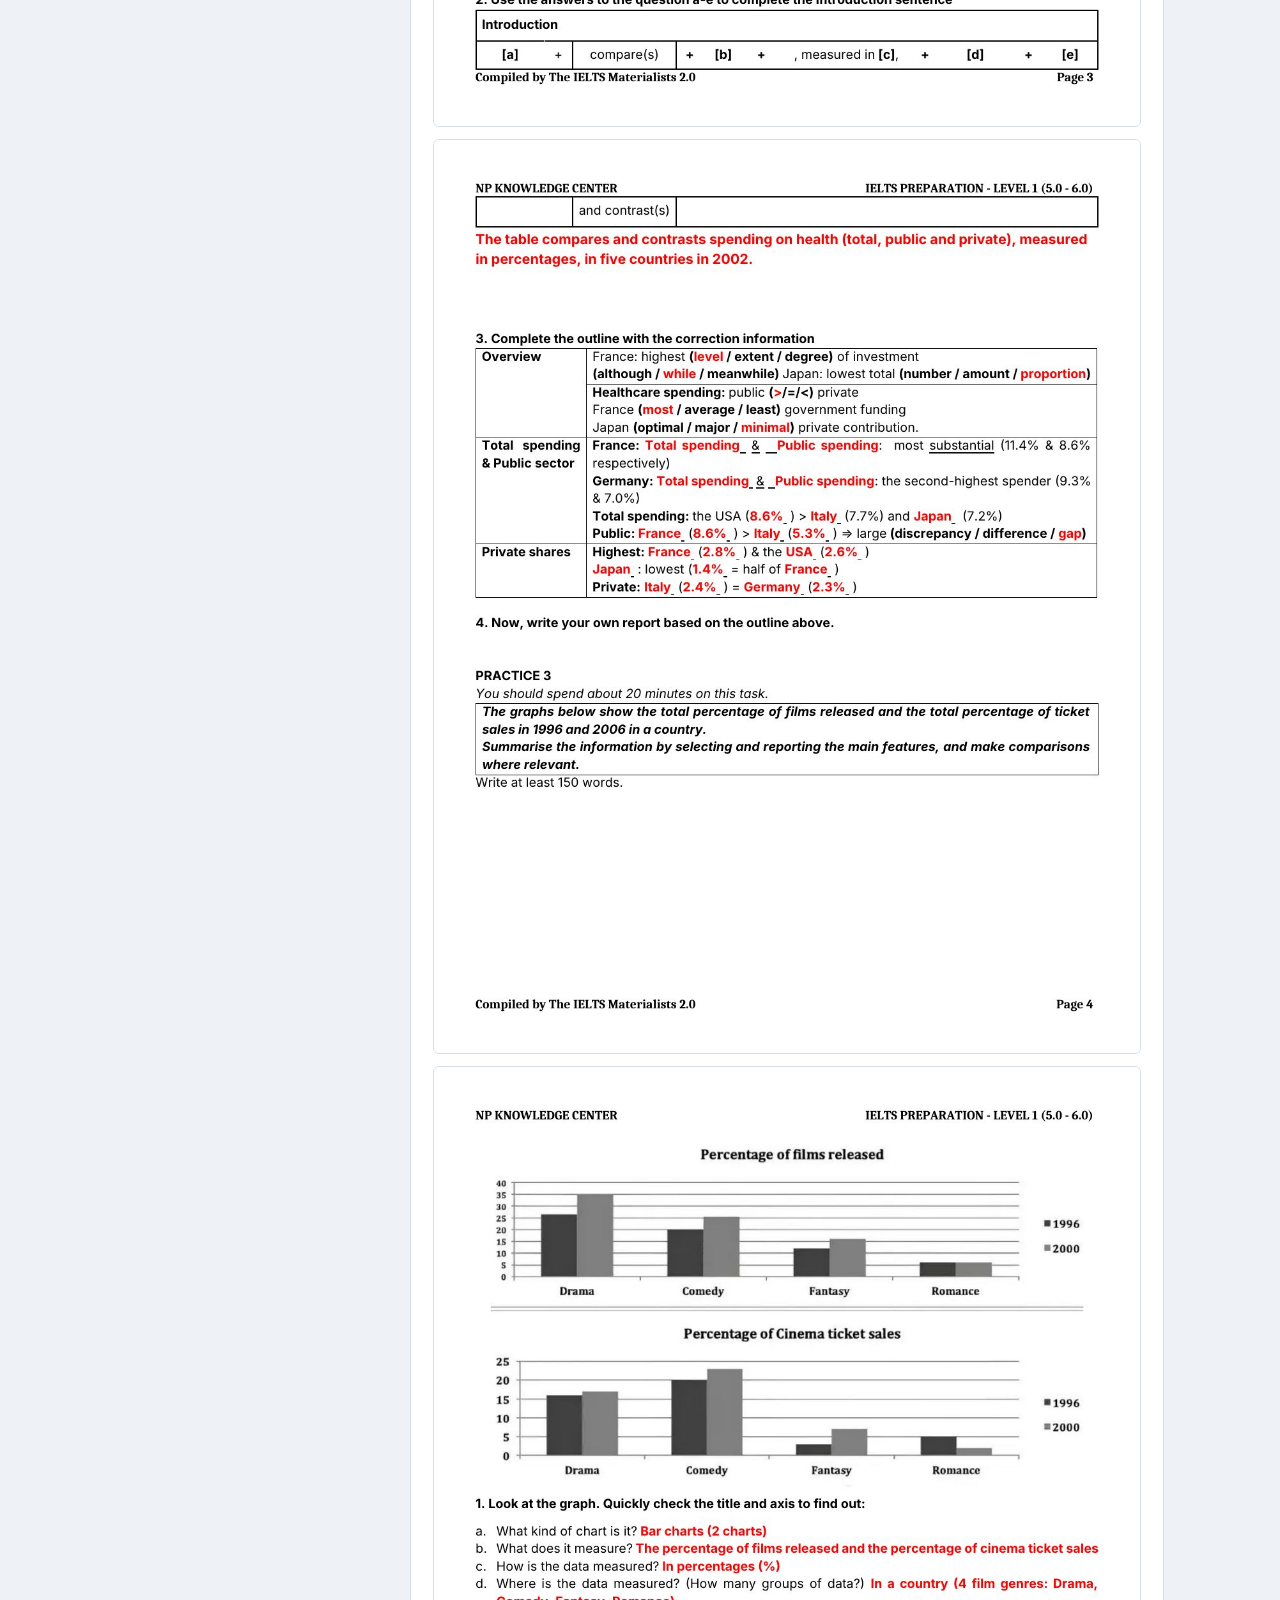
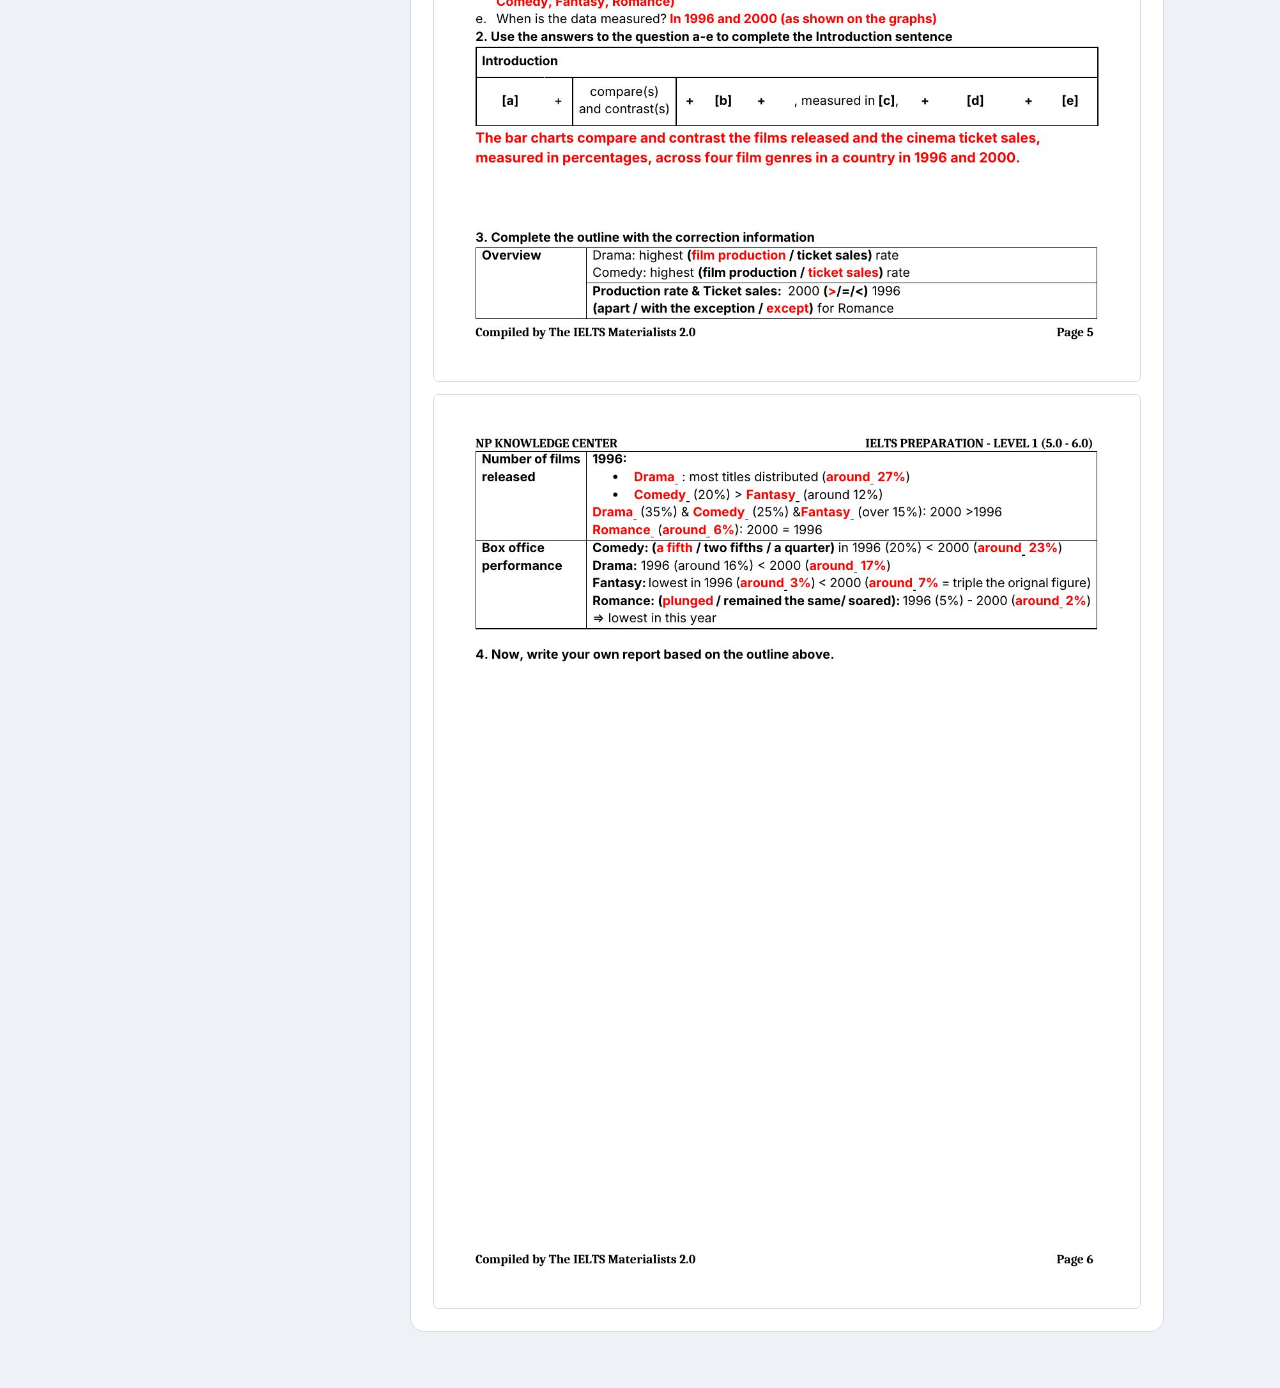
<file: unit8.html>
<!DOCTYPE html>
<html lang="vi">
<head>
<meta charset="utf-8">
<meta name="viewport" content="width=device-width, initial-scale=1, viewport-fit=cover">
<title>Unit 8 – Economics & News | COURSE HUB</title>
<link rel="preconnect" href="https://fonts.googleapis.com">
<link href="https://fonts.googleapis.com/css2?family=Be+Vietnam+Pro:wght@400;500;600;700;800&display=swap" rel="stylesheet">
<link rel="stylesheet" href="style.css?v=20261117">
</head>
<body>
<div class="wrap">
<header>
<h1>COURSE HUB - IELTS Preparation (5.0-6.0)</h1>
<p>NP | Class 1D (19.9 - 21.11)</p>
<div class="top" id="top"></div>
</header>
<div class="layout">
<nav id="nav" aria-label="Danh sách unit"></nav>
<main id="main"></main>
</div>
<p class="foot" id="footTm" hidden><button id="tm">Chế độ canh thời gian (giáo viên)</button></p>
</div>
<script src="config.js"></script>
<script>
/* ===== DỮ LIỆU UNIT 8: chỉ sửa file này khi cập nhật unit này ===== */
window.UNIT = {
 "n": 8,
 "sample": [
  {
   "fold": true,
   "type": "Comparison chart – Platforms for international news (UK, 2019)",
   "tag": "Biểu đồ tròn · so sánh tỉ lệ",
   "img": "unit8/sample-p1.jpg",
   "alt": "Biểu đồ tròn: các nền tảng được dùng để xem tin tức quốc tế ở Anh năm 2019",
   "question": "The pie chart below shows the different platforms used for international news content by people in the United Kingdom in 2019. Summarise the information by selecting and reporting the main features and make comparisons where relevant.",
   "note": "Biểu đồ so sánh: nêu nhóm cao nhất và thấp nhất ở Overview. Thân bài 1 viết các nhóm lớn nhất, thân bài 2 viết các nhóm còn lại. Gạch chân đậm là mẫu câu dùng lại được.",
   "paras": [
    {
     "h": "Introduction",
     "s": [
      {
       "k": "para",
       "t": "{The pie chart compares and contrasts} the percentage of media usage {by} UK residents {to access} international news {in 2019.}"
      }
     ]
    },
    {
     "h": "Overview",
     "s": [
      {
       "k": "ov",
       "t": "{Overall, it is evident that} television accounted for the largest proportion, {whereas} word of mouth represented the smallest share."
      },
      {
       "k": "ov",
       "t": "{Another noticeable feature is that} people who were not interested and other internet users had relatively similar figures."
      }
     ]
    },
    {
     "h": "Body Paragraph 1 — The highest figures",
     "s": [
      {
       "k": "topic",
       "t": "{Looking first at the largest categories,} television was the most significant platform, {accounting for} 43% of the total."
      },
      {
       "k": "det",
       "t": "Other internet and people who were not interested were equal, {at} 15% each, while social media was lower than the previous categories, {at} 14%."
      },
      {
       "k": "det",
       "t": "{In other words,} television was the most used platform for more than four in every ten people."
      }
     ]
    },
    {
     "h": "Body Paragraph 2 — The lowest figures",
     "s": [
      {
       "k": "topic",
       "t": "{As for the remaining categories,} printed newspapers (8%) were used more than radio (4%), {whereas} word of mouth was the smallest share, {at} only 1%."
      },
      {
       "k": "det",
       "t": "{Notably,} social media was considerably more common than printed newspapers and radio."
      },
      {
       "k": "det",
       "t": "{Together,} printed newspapers and radio made up only 12% of the total."
      }
     ]
    }
   ],
   "tplTitle": "Mẫu câu dễ dùng cho biểu đồ so sánh",
   "tpl": [
    [
     "The pie chart compares and contrasts the percentage of … by … to … in …",
     "Câu paraphrase đề bài"
    ],
    [
     "Overall, it is evident that … accounted for the largest proportion, whereas … represented the smallest share",
     "Overview: cao nhất và thấp nhất"
    ],
    [
     "Another noticeable feature is that …",
     "Nêu điểm tương đồng hoặc khác biệt"
    ],
    [
     "Looking first at the largest categories, … / As for the remaining categories, …",
     "Mở đầu hai đoạn thân bài"
    ],
    [
     "… accounting for 43% of the total / … at 15%",
     "Cách đưa số liệu: động từ hoặc at + số"
    ],
    [
     "considerably more common than …",
     "So sánh hơn"
    ]
   ]
  }
 ],
 "wpdf": {
  "t": "Đáp án Writing | Task 1 – Comparison Charts",
  "d": "Đáp án được ghi bằng chữ đỏ. Cuộn xuống để xem hết tài liệu.",
  "pages": [
   "unit8/writing-key/p-1.jpg",
   "unit8/writing-key/p-2.jpg",
   "unit8/writing-key/p-3.jpg",
   "unit8/writing-key/p-4.jpg",
   "unit8/writing-key/p-5.jpg",
   "unit8/writing-key/p-6.jpg"
  ]
 },
 "audio": [
  {
   "id": "u8p1",
   "title": "Practice 1",
   "audio": "unit8/L1_Track_8_1.mp3",
   "times": null,
   "lines": []
  },
  {
   "id": "u8p2",
   "title": "Practice 2",
   "audio": "unit8/L1_Track_8_2.mp3",
   "times": null,
   "lines": []
  }
 ]
};
</script>
<script src="common.js?v=20261117"></script>
</body>
</html>
</file>
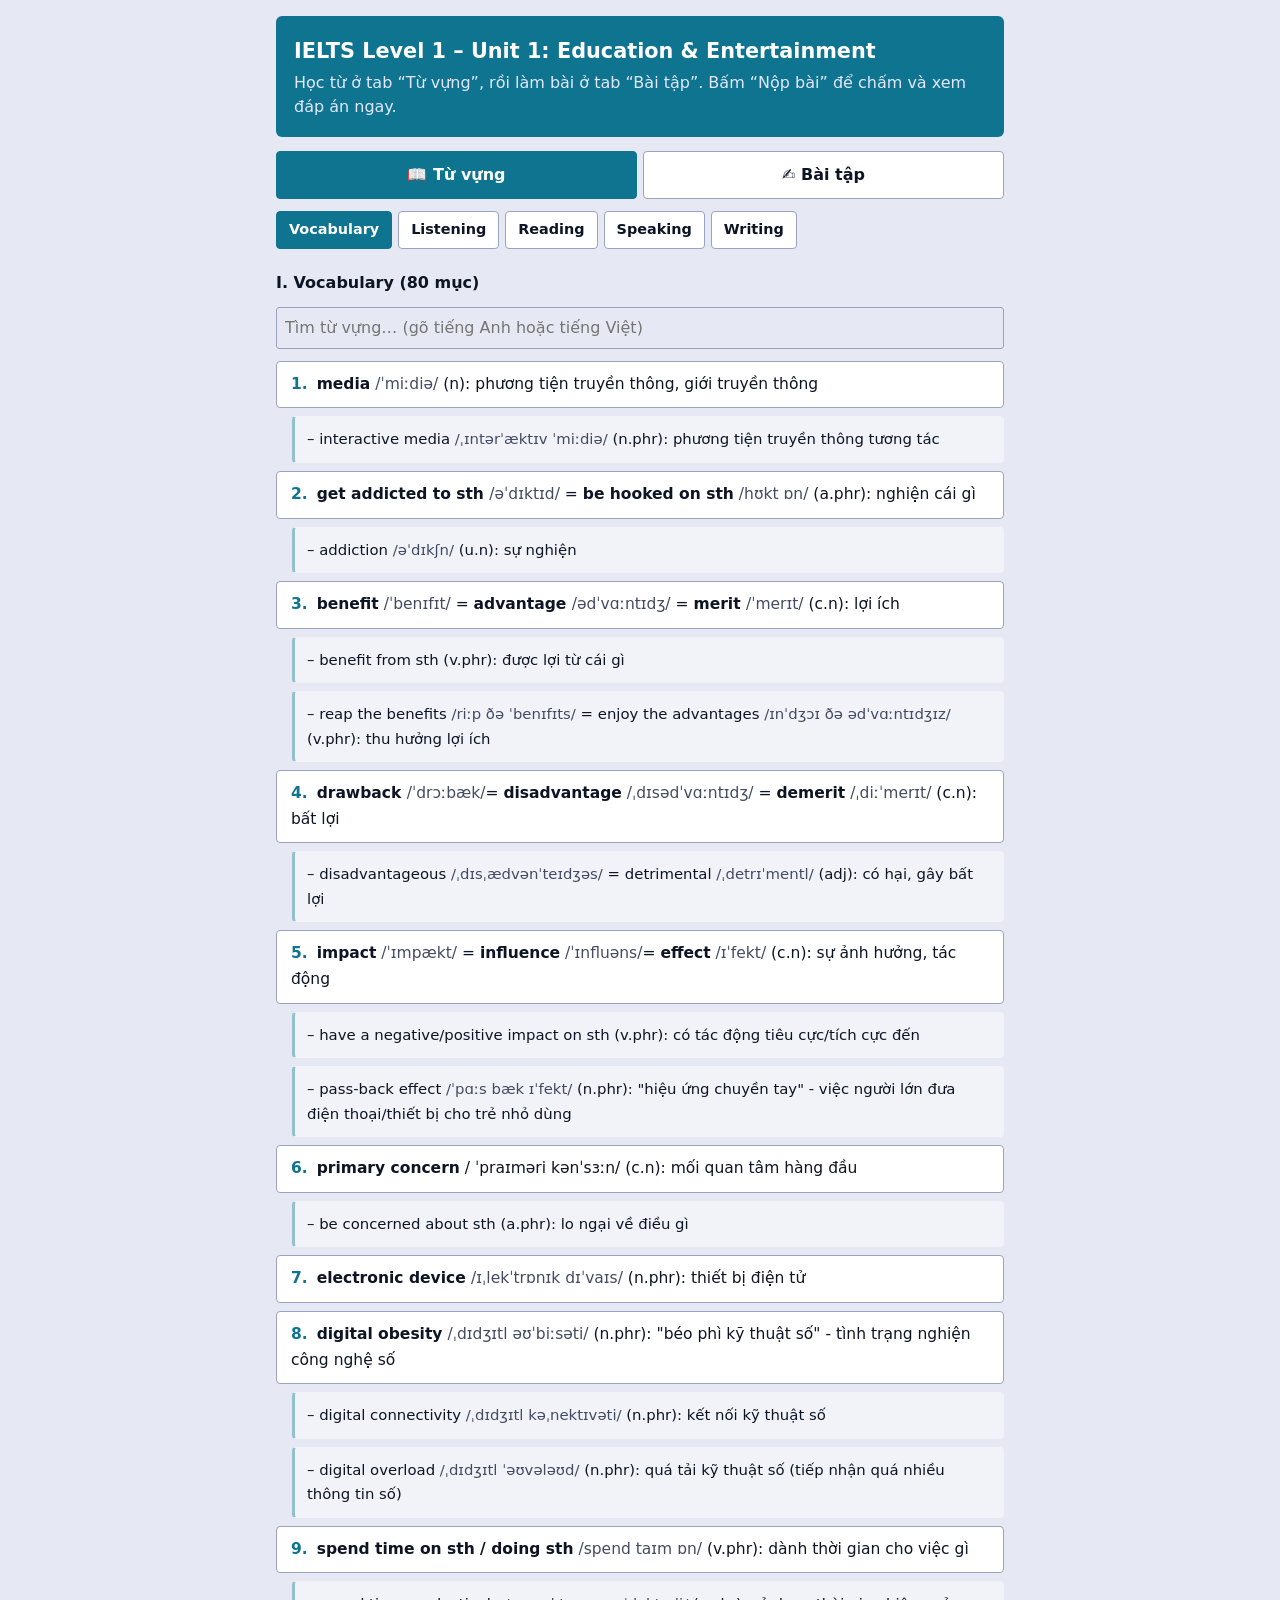
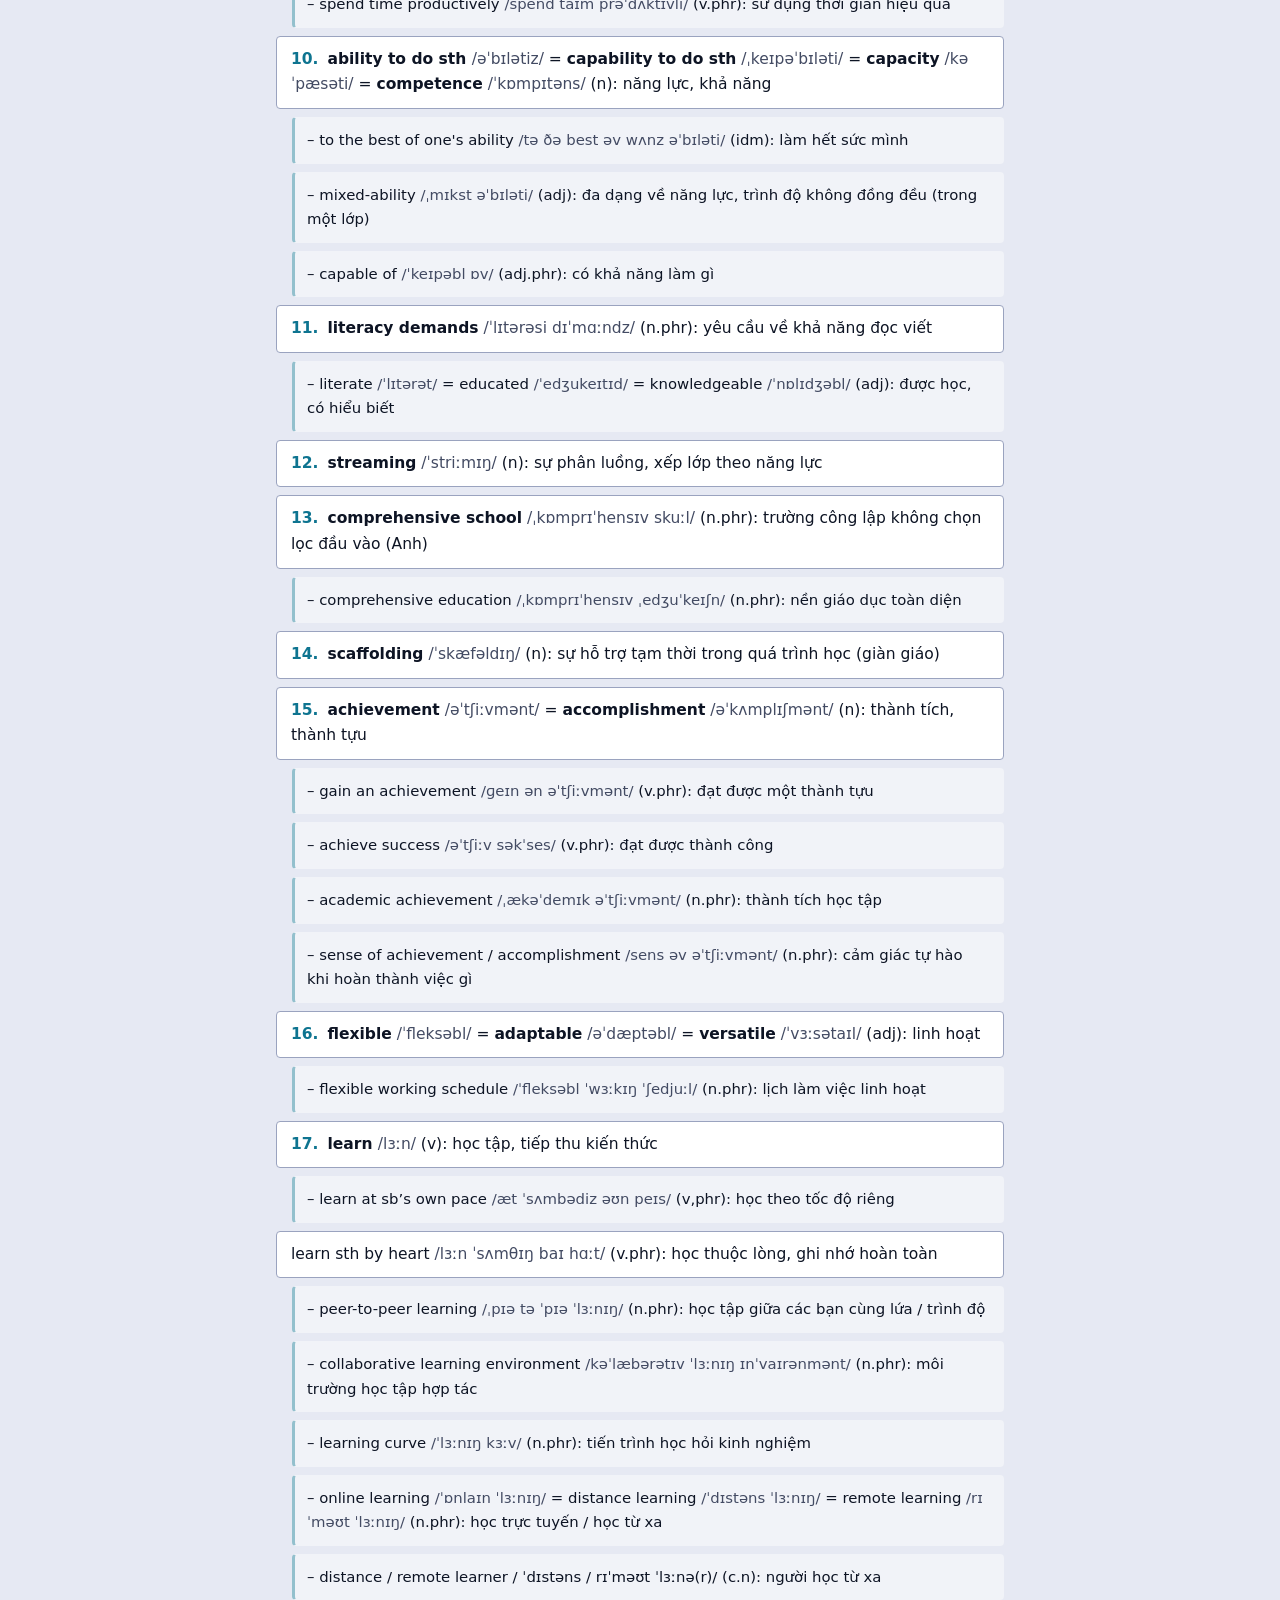
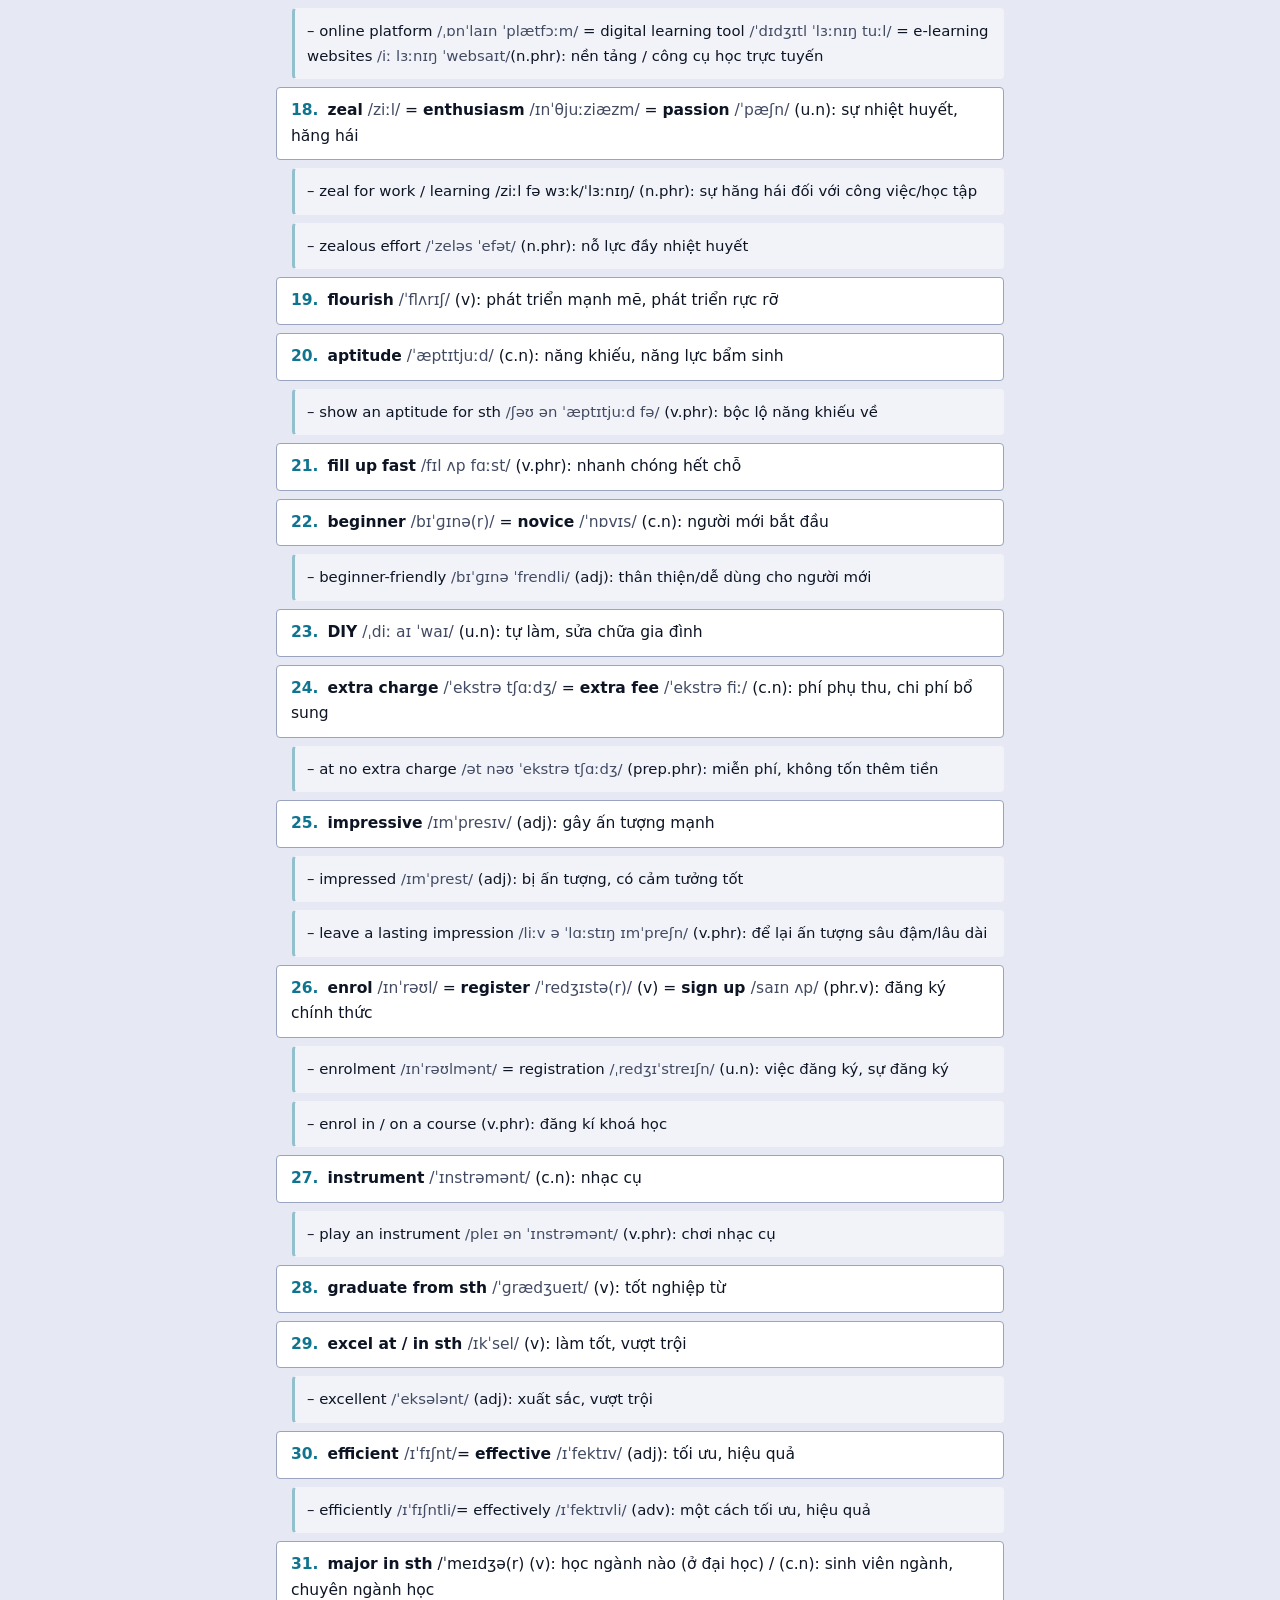
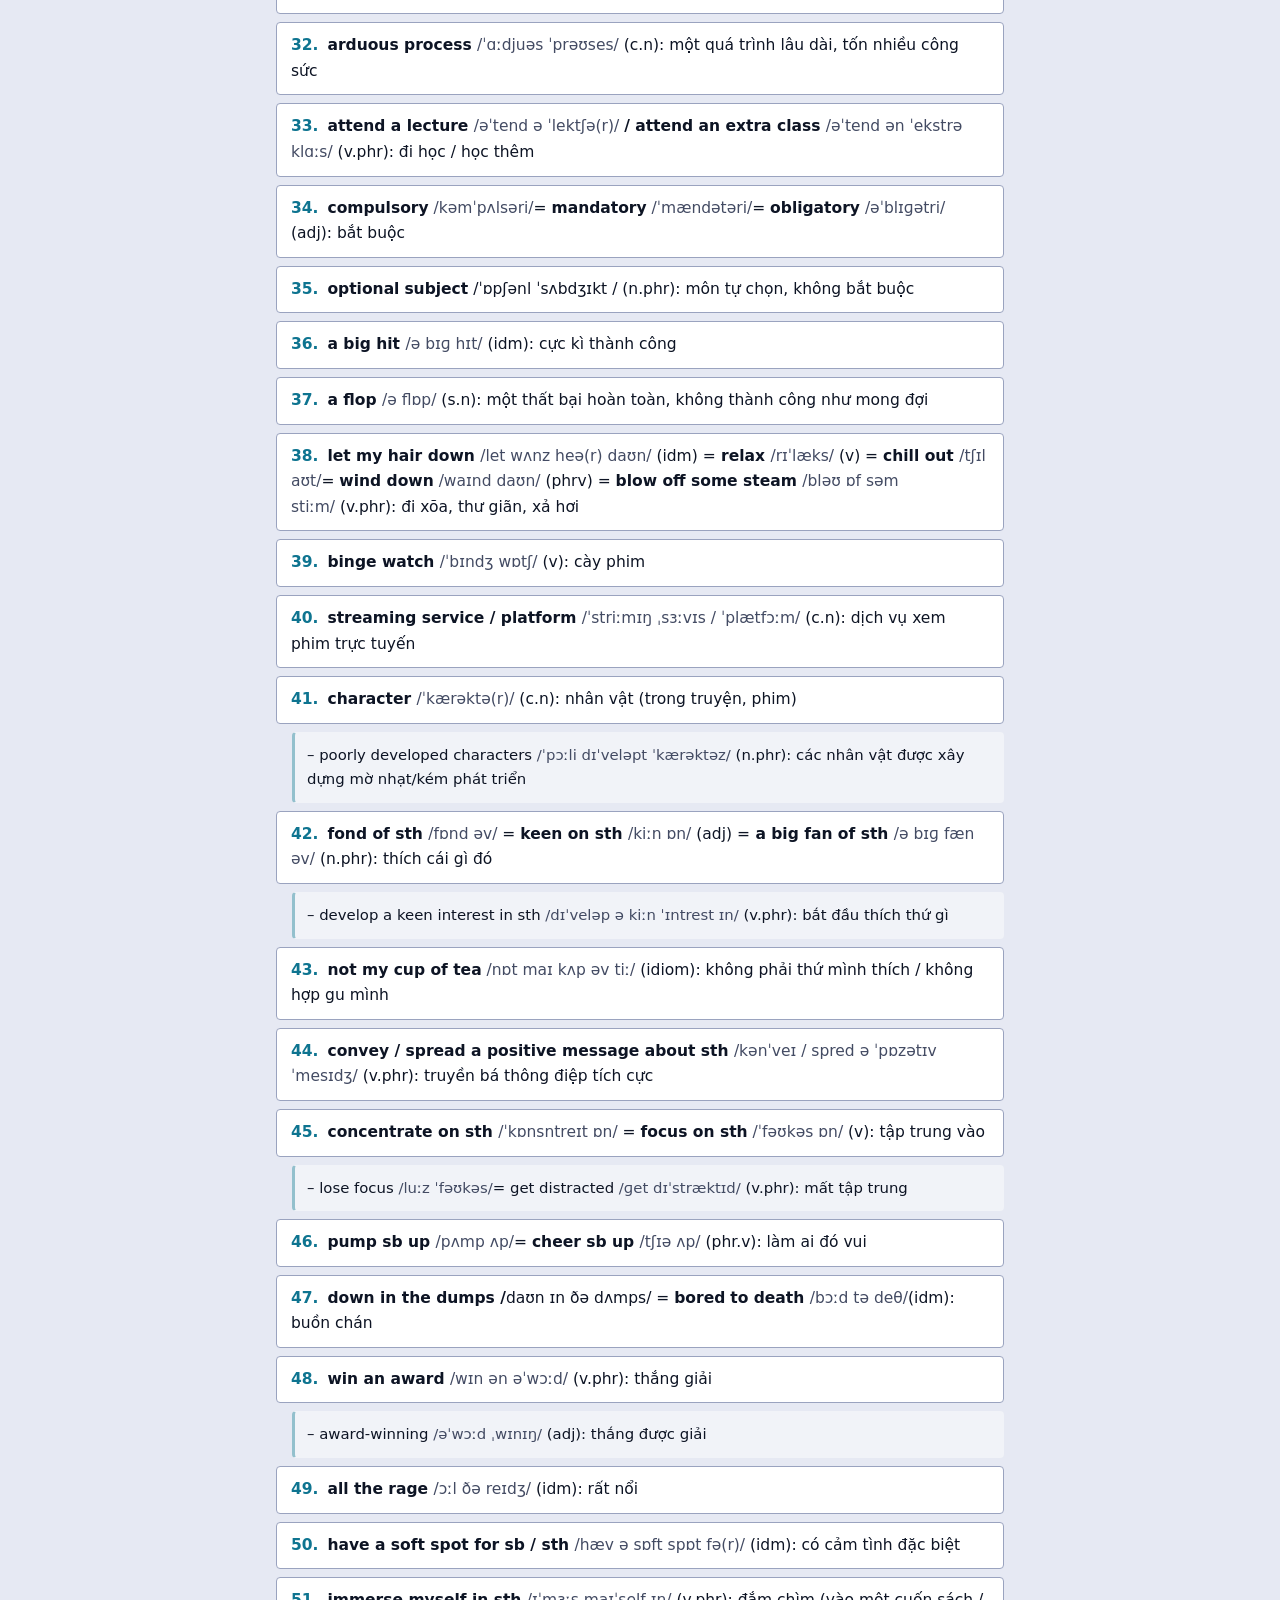
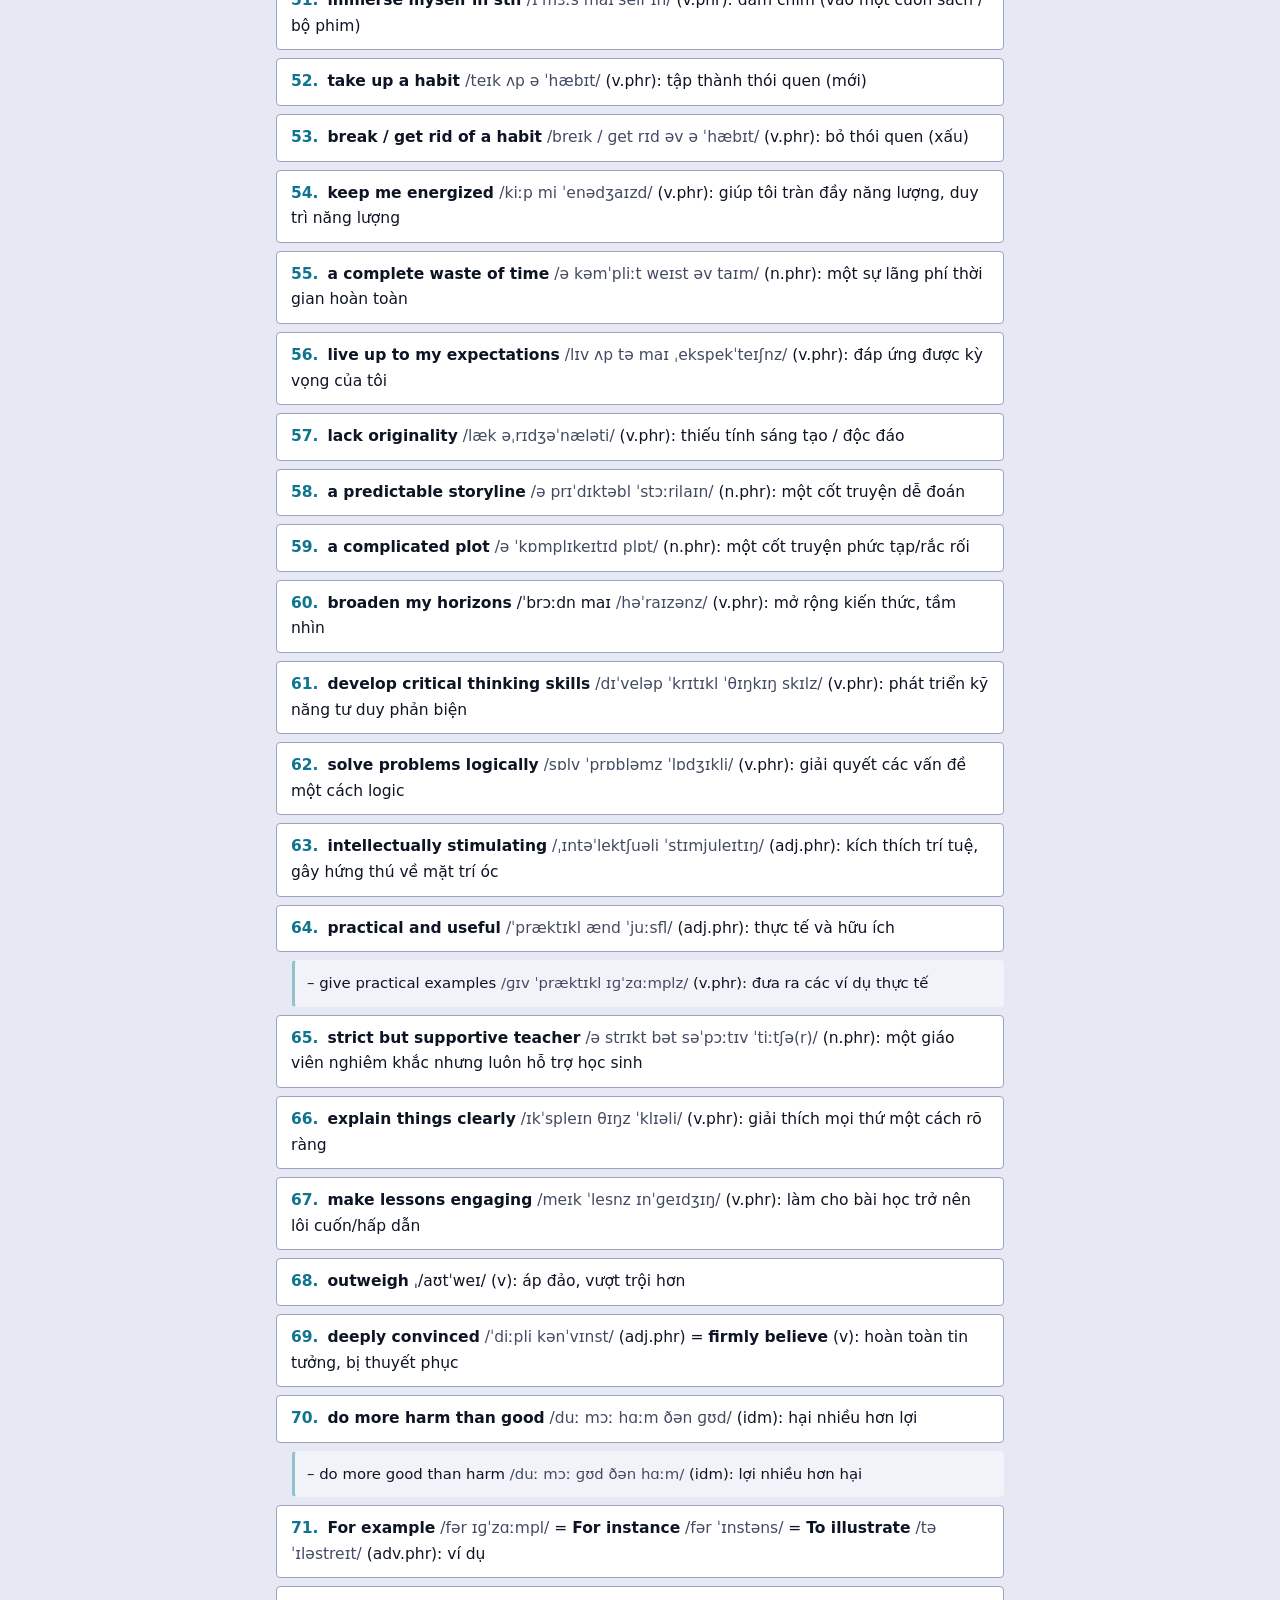
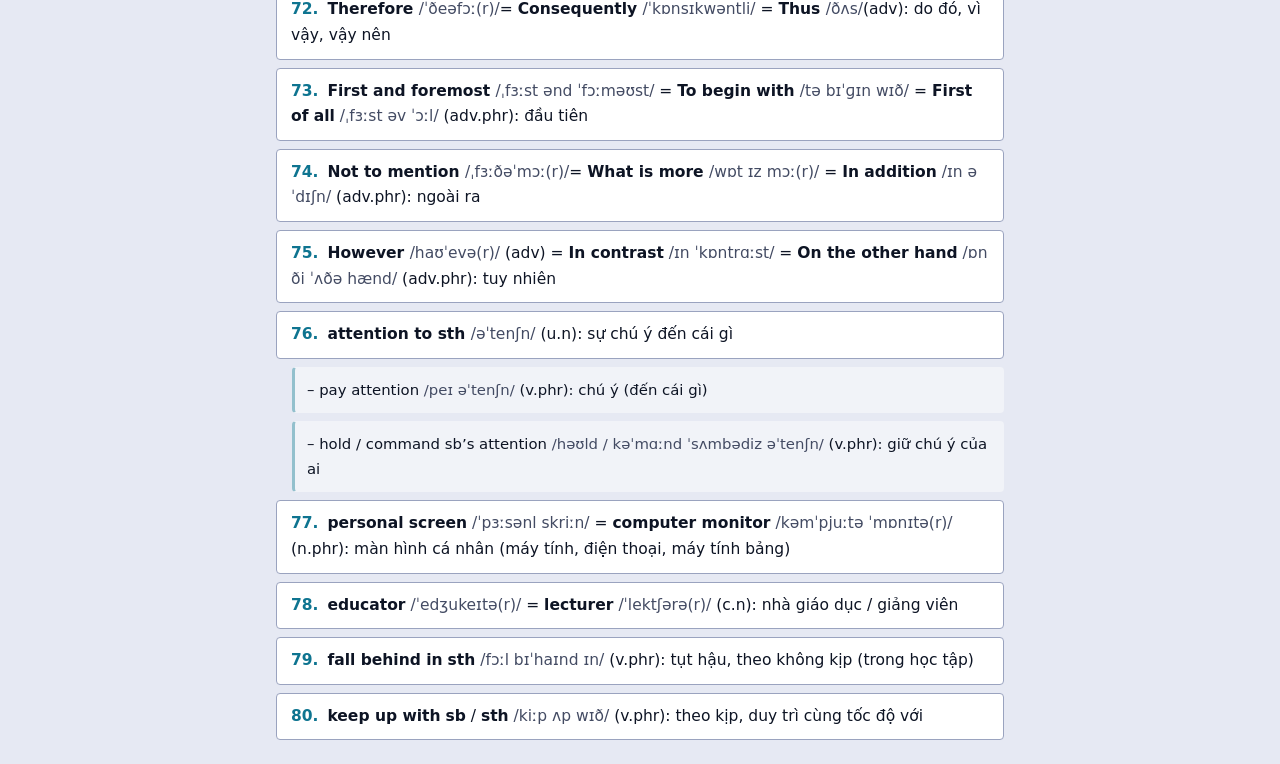
<file: unit1/vocab-exercises.html>
<!DOCTYPE html>
<html lang="vi"><head><meta charset="utf-8">
<meta name="color-scheme" content="light dark">
<meta name="viewport" content="width=device-width, initial-scale=1, viewport-fit=cover">
<title>IELTS Level 1 – Unit 1 Vocabulary Exercises</title>
<style>
:root{box-sizing:border-box;padding-top:env(safe-area-inset-top,0px);padding-bottom:env(safe-area-inset-bottom,0px);--bg:#e6e9f3;--card:#fff;--tx:#0d1424;--mu:#434b63;--pr:#0e7490;--ok:#0a6445;--okb:#c4ead9;--no:#a3261a;--nob:#f8d0cb;--bd:#9aa3bf}
html{scroll-padding-top:env(safe-area-inset-top,0px)}
@media (prefers-color-scheme:dark){:root:not([data-theme="light"]){--bg:#12151c;--card:#1b2030;--tx:#e8ebf3;--mu:#98a;--pr:#7c9bff;--ok:#4cd6a0;--okb:#143a2c;--no:#ff8a7d;--nob:#40201d;--bd:#323a52}}
:root[data-theme="dark"]{--bg:#12151c;--card:#1b2030;--tx:#e8ebf3;--mu:#98a;--pr:#7c9bff;--ok:#4cd6a0;--okb:#143a2c;--no:#ff8a7d;--nob:#40201d;--bd:#323a52}
*{box-sizing:border-box}body{margin:0;background:var(--bg);color:var(--tx);font:16px/1.5 system-ui,Arial,sans-serif}
main{max-width:760px;margin:0 auto;padding:16px}
h1{font-size:1.3rem;margin:.2em 0}.sub{color:var(--mu);margin:0 0 12px}
nav{display:flex;gap:6px;flex-wrap:wrap;margin-bottom:14px}
nav button{border:1px solid var(--bd);background:var(--card);color:var(--tx);padding:7px 12px;border-radius:4px;cursor:pointer;font:inherit;font-size:.9rem}
nav button.on{background:var(--pr);color:#fff;border-color:var(--pr)}
.ins{font-weight:600;margin:0 0 12px}
.q{background:var(--card);border:1px solid var(--bd);border-radius:4px;padding:12px;margin-bottom:10px}
.q.ok{border-color:var(--ok);background:var(--okb)}.q.no{border-color:var(--no);background:var(--nob)}
.o{display:block;padding:6px 8px;border-radius:3px;cursor:pointer}.o:hover{background:rgba(120,130,160,.15)}
.o input{margin-right:8px}
input[type=text]{width:100%;margin-top:6px;padding:8px;border:1px solid var(--bd);border-radius:3px;font:inherit;background:var(--bg);color:var(--tx)}
.fb{margin-top:6px;font-size:.92rem;font-weight:600}.q.ok .fb{color:var(--ok)}.q.no .fb{color:var(--no)}
.bar{display:flex;gap:8px;align-items:center;flex-wrap:wrap;margin:14px 0}
.bar button{padding:10px 18px;border:0;border-radius:4px;font:inherit;font-weight:600;cursor:pointer;background:var(--pr);color:#fff}
.bar button.g{background:var(--card);color:var(--tx);border:1px solid var(--bd)}
.sc{font-weight:700;font-size:1.05rem}
u{text-decoration-thickness:2px}

h1{background:#0e7490;color:#fff;padding:20px 18px 4px;margin:0;border-radius:6px 6px 0 0}
.sub{background:#0e7490;color:#e3e8ff;padding:0 18px 18px;margin:0 0 14px;border-radius:0 0 6px 6px}
nav{position:sticky;top:env(safe-area-inset-top,0px);background:var(--bg);padding:8px 0;z-index:5;flex-wrap:nowrap;overflow-x:auto}
nav button{white-space:nowrap;font-weight:600}
.q{box-shadow:0 1px 3px rgba(20,30,60,.08);transition:.15s}
.bar button{box-shadow:0 2px 6px rgba(14,116,144,.45)}.bar button:disabled{opacity:.5;box-shadow:none}
.sc{background:var(--card);border:1px solid var(--bd);padding:8px 14px;border-radius:4px}
select{font:inherit;margin:0 4px;padding:3px 4px;border:1.5px solid var(--bd);border-radius:3px;background:var(--bg);color:var(--tx);max-width:100%}
select.ok{border-color:var(--ok);background:var(--okb)}select.no{border-color:var(--no);background:var(--nob)}
.cl{line-height:2.4}.cl span{font-size:.85rem;font-weight:600;color:var(--no)}
.q.rv{border-color:#b26a00;background:#fff0d6}.q.rv .fb{color:#8a5200}@media (prefers-color-scheme:dark){:root:not([data-theme=light]) .q.rv{background:#3d2f12}:root:not([data-theme=light]) .q.rv .fb{color:#ffc766}}.pl div{padding:2px 0}select{min-width:70px}
.seg{display:flex;gap:6px;margin:0 0 4px}.seg button{flex:1;border:1px solid var(--bd);background:var(--card);color:var(--tx);padding:11px;border-radius:4px;cursor:pointer;font:inherit;font-weight:700}.seg button.on{background:var(--pr);color:#fff;border-color:var(--pr)}.vi{background:var(--card);border:1px solid var(--bd);border-radius:4px;padding:8px 12px;margin-bottom:6px}.vi.sub{margin-left:20px;border-left:4px solid var(--pr)}.ph{color:var(--mu);font-style:normal}h3{margin:18px 0 8px;color:var(--pr);font-size:1.05rem}
:root{color-scheme:light dark}.vi,.vi b,.q,.q b,.ins{color:var(--tx)!important}b{font-weight:600}.vi{padding:10px 14px;margin-bottom:8px;line-height:1.65;font-size:.97rem;box-shadow:none}.vi.sub{margin-left:16px;padding-left:12px;background:var(--bg);background:color-mix(in srgb,var(--card) 45%,var(--bg));border:1px solid transparent;border-left:3px solid var(--pr);border-left-color:color-mix(in srgb,var(--pr) 45%,var(--card));font-size:.93rem}.vi.sub b{font-weight:500}.q{padding:14px 16px;margin-bottom:12px}h3{margin:22px 0 10px}.vi .ph{color:var(--mu)!important}
.cwr{overflow-x:auto;padding:4px 0 12px}.cw{display:grid;gap:2px;width:max-content}.cw div{width:34px;height:34px;position:relative}.cw input{width:100%;height:100%;padding:0;margin:0;text-align:center;text-transform:uppercase;font:700 1rem system-ui;border:1.5px solid var(--tx);border-radius:2px;background:var(--card);color:var(--tx)}.cw small{position:absolute;top:1px;left:2px;font-size:.6rem;line-height:1;color:var(--mu);pointer-events:none}.cw input.ok{background:var(--okb);border-color:var(--ok)}.cw input.no{background:var(--nob);border-color:var(--no)}
input.ib{display:inline-block;margin:0 3px;padding:2px 6px;border:0;border-bottom:2px solid var(--tx);border-radius:0;background:transparent;font-size:.95rem}input.ib::placeholder{color:var(--mu);opacity:1;letter-spacing:1px}input.ib.okb{border-bottom-color:var(--ok);color:var(--ok)}input.ib.nob{border-bottom-color:var(--no);color:var(--no)}
.wb{display:flex;flex-wrap:wrap;gap:8px;margin-top:10px}.wb span{border:1.5px solid var(--pr);color:var(--pr);background:var(--card);border-radius:4px;padding:5px 12px;font-weight:600;font-size:.95rem;line-height:1.4}
.gz{min-height:48px;border:2px dashed var(--bd);border-radius:4px;padding:6px;margin-top:8px}.gt:empty::before{content:"Thả câu vào đây";color:var(--mu);font-size:.9rem}.gc{display:flex;gap:8px;align-items:flex-start;background:var(--card);border:1px solid var(--bd);border-radius:4px;padding:8px 10px;margin:5px 0;cursor:grab;user-select:none;-webkit-user-select:none;color:var(--tx);line-height:1.45}.gc.gd{position:relative;z-index:50;box-shadow:0 8px 20px rgba(0,0,0,.3);cursor:grabbing;opacity:.92}.gc.gs{outline:3px solid var(--pr)}.gh{touch-action:none;font-weight:700;color:var(--pr);white-space:nowrap;padding:2px 4px;cursor:grab}
.gi{display:inline-flex;vertical-align:middle;align-items:center;min-width:150px;min-height:36px;padding:2px;margin:2px 4px}.gi:empty::before{content:"…";color:var(--mu);padding:0 10px}.gi .gc{margin:0}.gi.gok{border:2px solid var(--ok);background:var(--okb)}.gi.gno{border:2px solid var(--no);background:var(--nob)}.gpw{display:flex;flex-wrap:wrap;gap:6px}.gpw .gc{margin:0;padding:5px 9px}.gstk{position:sticky;top:calc(env(safe-area-inset-top,0px) + 56px);z-index:4;max-height:38vh;overflow:auto}
.vn{color:var(--pr);font-weight:700;margin-right:4px}
</style></head><body><main>
<h1>IELTS Level 1 – Unit 1: Education &amp; Entertainment</h1>
<p class="sub">Học từ ở tab “Từ vựng”, rồi làm bài ở tab “Bài tập”. Bấm “Nộp bài” để chấm và xem đáp án ngay.</p>
<nav id="nav"></nav><div id="ex"></div>
</main>
<script>
const L="ABCD",L2="ABCDEFGHIJ";
const E=[{"t": "Exercise 1", "k": "m", "i": "Choose the word or phrase that is OPPOSITE in meaning to the underlined text.", "d": "The new superhero movie turned out to be [[a big hit]], selling out tickets across all major cinemas in its opening weekend.|an award-winning film|a flop|interactive media|all the rage|1\nAfter a stressful week at work, James decided to go out with his friends to [[let his hair down]].|chill out|blow off some steam|wind down|feel stressed|3\nWatching her favorite comedy show never fails to [[pump her up]] after a long day.|make her bored to death|immerse her in the story|develop a keen interest|cheer her up|0\nK-pop music videos are currently [[all the rage]] among teenagers around the world.|award-winning|unpopular|interactive|impressive|1\nHe usually likes to [[immerse himself in]] a good novel to forget about his daily stress.|get addicted to|have a soft spot for|pay no attention to|binge watch|2\nThe director wanted to [[spread a positive message]] through his latest animated film.|convey an encouraging idea|win a prestigious award|promote harmful thoughts|leave a lasting impression|2\nMy younger brother is extremely [[fond of]] action movies and watches them every weekend.|keen on|indifferent to|hooked on|impressed by|1\nThe new documentary about wildlife received critical acclaim and became an [[award-winning]] production.|unrecognized|impressive|interactive|excellent|0\nUsing [[interactive]] media allows viewers to actively engage with the storyline rather than just watching passively.|one-way|electronic|primary|digital|0\nMany teenagers nowadays [[get addicted]] to short online videos and find it hard to put their phones down.|are hooked on|lose interest in|show an aptitude for|are fond of|1\nNowadays, most people prefer using [[a streaming service]] to watch movies instead of buying physical DVDs.|interactive platform|electronic device|traditional broadcast|digital overload|2\nMy sister will [[binge watch]] an entire TV series in a single weekend without taking any break.|chill out|immerse herself in|wind down|watch slowly|3\nThe protagonist is a very complex [[character]] with both inspiring traits and deep personal flaws.|novice|real person|beginner|instrument|1\nI have always [[had a soft spot for]] classic acoustic music because it brings back fond childhood memories.|been fond of|developed a keen interest in|strongly disliked|been impressed by|2\nUsing [[an electronic device]] right before bedtime can negatively affect your sleep quality.|non-digital equipment|streaming platform|interactive media|digital tool|0"}, {"t": "Exercise 2", "k": "m", "i": "Choose the correct answer.", "d": "After four years of hard work, John is going to ________ Harvard University next month.|major in|graduate from|attend an extra class|excel at|1\nEnglish and Mathematics are ________ subjects in high school, so every student must take them.|optional|efficient|compulsory|excellent|2\nStudying for the medical entrance exam was an ________ that required years of dedication.|arduous process|optional subject|extra class|effective message|0\nInstead of traditional teaching, the school encourages ________ so students can learn from one another.|peer-to-peer learning|physical activity|soft spot|streaming service|0\nSarah always shows great ________ for studying; she is always eager to learn new things.|flop|lecture|zeal|character|2\nIf you want to finish your degree on time, you need to learn how to spend your time ________.|mandatorily|optionally|distractedly|productively|3\nHe decided to ________ Computer Science because he has a strong interest in technology.|lose focus|major in|let his hair down|binge watch|1\nNoise in the library caused her to ________ and fail to complete her assignment.|excel in|stay in shape|lose focused|get distracted|3\nArt and Music are ________; you can choose them if you like, but they are not required.|mandatory|obligatory|optional|arduous|2\nTo master a new language ________, students should combine grammar practice with daily conversation.|compulsorily|arduously|physically|efficiently|3\nShe was unable to ________ her homework because of the loud noise outside.|focus on|binge watch|wind down|pump up|0\nMinh always manages to ________ Mathematics thanks to his sharp logical thinking.|get distracted|lose focus|excel at|graduate from|2\nAll students are expected to ________ on American History this afternoon in the main hall.|take up a habit|attend a lecture|engage in physical activity|break a habit|1\nAttendance at the orientation meeting is ________ for all new freshmen before classes begin.|optional|distracted|efficient|mandatory|3\nStudying different subjects at school can really broaden my ________ by exposing me to new ideas and different ways of thinking.|horizons|mindset|thinking|ability|0"}, {"t": "Exercise 3", "k": "w", "i": "Solve the crossword, using the clues below. (Dấu gạch ngang đã điền sẵn.)", "w": [["literate", 0, 25, "D", 1], ["outweigh", 2, 23, "A", 2], ["character", 5, 15, "A", 3], ["addiction", 5, 19, "D", 4], ["zeal", 5, 28, "D", 5], ["award-winning", 7, 3, "D", 6], ["detrimental", 7, 19, "A", 7], ["excellent", 9, 17, "A", 8], ["aptitude", 10, 1, "D", 9], ["comprehensive", 10, 12, "D", 10], ["versatile", 10, 15, "D", 11], ["concerned", 11, 5, "D", 12], ["benefit", 11, 14, "A", 13], ["accomplishment", 13, 7, "A", 14], ["beginner-friendly", 17, 0, "A", 15]], "cl": ["<div style=\"margin:3px 0\">2. to be greater or more important than something else</div><div style=\"margin:3px 0\">3. a person in a novel, play, or movie; or the particular combination of qualities in a person</div><div style=\"margin:3px 0\">7. causing harm or damage</div><div style=\"margin:3px 0\">8. extremely good or outstanding</div><div style=\"margin:3px 0\">13. an advantage or something that helps you</div><div style=\"margin:3px 0\">14. something that has been achieved successfully</div><div style=\"margin:3px 0\">15. easy to use or understand for someone who is just starting</div>", "<div style=\"margin:3px 0\">1. able to read and write; having knowledge or skills in a specified area</div><div style=\"margin:3px 0\">4. the condition of being unable to stop doing or using something harmful</div><div style=\"margin:3px 0\">5. great energy or enthusiasm in pursuit of a cause or an objective</div><div style=\"margin:3px 0\">6. having won a prize or official reward</div><div style=\"margin:3px 0\">9. natural ability or skill at doing something</div><div style=\"margin:3px 0\">10. complete and including all or nearly all elements or aspects of something</div><div style=\"margin:3px 0\">11. able to adapt or be adapted to many different functions or activities</div><div style=\"margin:3px 0\">12. worried or feeling anxious about something</div>"]}, {"t": "Exercise 4", "k": "m", "i": "Choose the word that is CLOSEST in meaning to the underlined text.", "d": "I have a soft spot for old movies because they often [[evoke]] happy memories from my childhood.|bring a feeling or memory to mind|remove a memory|hide the truth|forget everything|0\nI like to immerse myself in a good book because I can become completely [[absorbed]] in the story.|extremely interested and involved|confused by something|disappointed with something|bored with something|0\nStudents learn to solve problems logically, which helps them [[formulate]] clear solutions instead of guessing.|copy exactly|reject immediately|forget|develop carefully|3\nA good teacher should give practical examples to [[illustrate]] difficult ideas clearly.|explain|make more complicated|disagree with an idea|memorise|0\nI think studying different subjects is practical and useful because it can [[equip]] students with knowledge and skills that they can use in real life.|make more difficult|prevent from learning|provide|replace|2\nThe movie didn't live up to my expectations because its ending was rather [[anticlimactic]] and less exciting than I had hoped.|predictable|extremely surprising|difficult to understand|very original|0\nThe film lacked originality, as the storyline was highly [[derivative]] of several older movies.|copied|completely creative|predictable|touching|0\nThe movie had a complicated plot, so it was difficult to [[comprehend]] everything that was happening.|remember|understand|predict|explain|1\nStudying different subjects can broaden my horizons and [[enhance]] my understanding of the world.|replace|reduce|improve or increase|completely change|2\nGroup discussions help students develop critical thinking skills, which can [[facilitate]] better decision-making.|make more difficult|make easier|prevent|delay|1"}, {"t": "Exercise 5", "k": "t", "err": 1, "i": "Find the error (spelling, word use, word form) in each sentence and type the corrected word/phrase.", "d": "The student graduated at university with flying colors, earning a degree in engineering.|graduated at|from/graduated from\nIt is important to concentrate about your studies during the semester to excel in exams.|concentrate about|on/concentrate on\nThe movie left a lasting impressed on all who watched it, with many discussing it for weeks.|lasting impressed|impression/lasting impression\nShe spent hours every day memorizing her lines, determined to learn the script by a heart.|by a heart|by heart/heart\nMany young children are getting addicted with smartphones because their parents pass-back devices to them whenever they get distracted or feel down in the dumps.|addicted with|to/addicted to\nAlthough taking online courses allows students to spend time productively, some experts worry that digital overload can make a negative impact on their academic achievement and learning curve.|make a negative impact|have/have a negative impact/make\nStudents who enrol to this advanced program will benefit from a collaborative learning environment at no extra charge and develop a keen interest in science.|enrol to|in/enrol in/enroll in\nTo gain success in higher education, you need to concentrate on your studies, show a zeal for learning, and manage your schedule effectively.|gain success|achieve/achieve success/attain/reach\nThe school offers a mixed-ability environment where students are encouraged to make an aptitude for arts, engage in peer-to-peer learning, and attend lectures regularly.|make an aptitude|show/show an aptitude/develop/develop an aptitude\nModern digital connectivity allows students to reap the benefits of online resources, but excessive screen time can make more harm than good to their eyes and mental health.|make more harm|do/do more harm\nMy brother chose to major at Software Engineering because he wants to excel at coding and enjoy a flexible working schedule after he graduates from university.|major at|in/major in\nDeveloping the habit of reading daily can leave a lasting impression on a child's literacy skills, helping them achieve an achievement in school and blow off some steam after arduous processes of studying.|achieve an achievement|make/make an achievement/gain/gain an achievement/earn\nJoining student clubs is an optional subject where students can let their hair down and pump up their spirits after class.|optional subject|optional activity/an optional activity/optional club/extracurricular activity/activity/extra-curricular activity/extracurricular/voluntary activity/club activity/optional extracurricular activity\nI deeply believe that the benefits of interactive media outweigh its drawbacks, provided that users learn how to break a bad habit and avoid digital obesity.|deeply believe|firmly/strongly/firmly believe/strongly believe\nThe award-winning movie was praised for its ability to convey a positive message on kindness and compassion to viewers around the world.|message on|about/to/of/message about"}, {"t": "Exercise 6 (P1)", "k": "h", "i": "Fill in the blanks with the correct word/phrase from the word box. Drag a card into a blank (on a phone, drag by the ⠿ handle), or tap a card, then tap the blank.", "s": ["broaden our horizons", "compulsory", "concentrate on my studies", "critical thinking", "excel at", "intellectually stimulating", "lose focus", "optional subject", "spend time productively", "supportive"], "it": ["<b>What do you usually do after school or university?</b><br>I try to {} by reviewing my notes or working on assignments instead of wasting time on social media.", "<b>Do you prefer studying alone or with other students?</b><br>I like studying with classmates because it can help me develop {} skills by sharing different ideas.", "<b>What subject are you good at?</b><br>I'm quite good at mathematics, and I think I {} it because I enjoy solving challenging problems.", "<b>What makes a good teacher?</b><br>For me, a good teacher should be a strict but {} teacher. They should have high expectations but also be willing to help students when they struggle.", "<b>How do you usually study for an exam?</b><br>I try to study in a quiet place because it helps me {} and get through my revision more quickly.", "<b>Are there any subjects you don't enjoy?</b><br>Yes. Some subjects are {}, so I have to take them even though they're not particularly interesting to me.", "<b>Do you think students should be able to choose what they study?</b><br>Yes. I think having an {} gives students more freedom to explore topics they're genuinely interested in.", "<b>Is it easy for you to study for a long time?</b><br>Not always. I sometimes {}, especially when I'm tired or studying something that I find difficult.", "<b>What do you think students can gain from studying?</b><br>Apart from academic knowledge, studying can help us {} by exposing us to new ideas and different ways of thinking.", "<b>Do you prefer studying with friends or by yourself?</b><br>I prefer studying with friends because the discussions are {}. I can learn new things, think more deeply, and see things from different perspectives."], "z": [{"cap": 1, "a": [9]}, {"cap": 1, "a": [4]}, {"cap": 1, "a": [5]}, {"cap": 1, "a": [10]}, {"cap": 1, "a": [3]}, {"cap": 1, "a": [2]}, {"cap": 1, "a": [8]}, {"cap": 1, "a": [7]}, {"cap": 1, "a": [1]}, {"cap": 1, "a": [6]}]}, {"t": "Exercise 6 (P2)", "k": "h", "i": "Fill in the blanks with the correct word/phrase from the word box. Drag a card into a blank (on a phone, drag by the ⠿ handle), or tap a card, then tap the blank.", "s": ["a big fan of", "all the rage", "cheer me up", "convey", "energized", "immerse myself", "not my cup of tea", "stay in shape", "wind down", "work out"], "it": ["<b>Do you listen to music when you want to relax?</b><br>Yes. I usually listen to music in the evening to {} after a long day.", "<b>Do you have a favorite singer or band?</b><br>Yes, I'm {} this singer because I love the way they write emotional songs.", "<b>What kind of music do you like?</b><br>I tend to listen to pop music because I can {} in it and forget about my daily worries.", "<b>Do you think music can influence people's mood?</b><br>Definitely. Upbeat music can really {} when I'm feeling tired or stressed.", "<b>Is there any type of music you don't like?</b><br>Heavy metal is {} because I find it a little too loud for my taste.", "<b>Do you play any sports?</b><br>Yes. I regularly {} because I want to stay healthy and maintain a good level of fitness.", "<b>Why do you think people enjoy playing sports?</b><br>For me, exercising helps me unwind and keeps me {} throughout the day.", "<b>Do you prefer watching or playing sports?</b><br>I prefer playing sports because I can {} while hanging out with my friends and forget about my studies for a while.", "<b>Is there a sport that is popular in your country?</b><br>Yes, football is definitely {} among young people, and you can see people playing it almost everywhere.", "<b>Do you think sports can have a positive impact on people?</b><br>Absolutely. Regular physical activity can {} a positive message and also teach people how to work as a team."], "z": [{"cap": 1, "a": [9]}, {"cap": 1, "a": [1]}, {"cap": 1, "a": [6]}, {"cap": 1, "a": [3]}, {"cap": 1, "a": [7]}, {"cap": 1, "a": [10]}, {"cap": 1, "a": [5]}, {"cap": 1, "a": [8]}, {"cap": 1, "a": [2]}, {"cap": 1, "a": [4]}]}, {"t": "Exercise 7 (P1)", "k": "m", "i": "Choose the correct answer.", "d": "I found the subject __________ because we were constantly challenged to think, discuss and come up with our own ideas.|compulsory|practical and useful|intellectually stimulating|efficient|2\nMy English teacher was __________, so she was quite demanding but always willing to help us when we had difficulties.|optional|strict but supportive|arduous|a peer|1\nStudying English helped me __________, especially when I had to communicate with people from other countries.|attend an ardous lecture|broaden my speaking horizons|improve my communication skills|lose immediate focus|2\nInstead of simply giving us the answers, she would __________ and let us discuss different ideas.|graduate with honors|provide useful answers|spend time productively|encourage students to ask questions|3\nThe subject also taught me to __________ instead of simply memorising information.|give practical examples|make lessons engaging|solve problems logically|attend a class|2\nI particularly enjoyed the classes because my teacher knew how to __________ through discussions, games and group activities.|excel at study|understand how things work|concentrate on lessons|make lessons engaging|3\nReading about different cultures and topics helped me __________ and see the world from different perspectives.|attend a lecture|lose focus|broaden my horizons|major in biology|2\nOne thing I particularly valued was being able to __________, for example, when travelling or talking to foreign friends.|apply what I learned in real life|spend time productively|develop critical thinking skills|get distracted from class|0\nShe exceled at __________, so even complicated grammar rules were easy for us to understand.|solving problems logically|explaining things clearly|giving practical examples|skipping a class|1\nI enjoyed the subject because my teacher would __________ instead of relying only on textbooks.|give practical examples|develop writing skills|excel at study|lose focus|0"}, {"t": "Exercise 7 (P1) – Match", "k": "x", "i": "Match each sentence (with its correct answer filled in) with the correct category.", "a": "CABABCBCAC", "p": "Describe the teacher / How they taught the subject\nWhat you actually learnt\nWhy you liked it", "d": "I found the subject <b>intellectually stimulating</b> because we were constantly challenged to think, discuss and come up with our own ideas.\nMy English teacher was <b>strict but supportive</b>, so she was quite demanding but always willing to help us when we had difficulties.\nStudying English helped me <b>improve my communication skills</b>, especially when I had to communicate with people from other countries.\nInstead of simply giving us the answers, she would <b>encourage students to ask questions</b> and let us discuss different ideas.\nThe subject also taught me to <b>solve problems logically</b> instead of simply memorising information.\nI particularly enjoyed the classes because my teacher knew how to <b>make lessons engaging</b> through discussions, games and group activities.\nReading about different cultures and topics helped me <b>broaden my horizons</b> and see the world from different perspectives.\nOne thing I particularly valued was being able to <b>apply what I learned in real life</b>, for example, when travelling or talking to foreign friends.\nShe exceled at <b>explaining things clearly</b>, so even complicated grammar rules were easy for us to understand.\nI enjoyed the subject because my teacher would <b>give practical examples</b> instead of relying only on textbooks."}, {"t": "Exercise 7 (P2)", "k": "m", "i": "Choose the correct answer.", "d": "I didn't go to the cinema to watch the movie. Instead, I watched it ____________ at home.|on a streaming platform|win an award|at the cinema|a big hit|0\nThe movie was about a group of teenagers who went on a dangerous journey together. It had ________.|a complete waste of time|a complicated plot|a predictable storyline|a flop|2\nI couldn't really connect with the main characters because they were ________.|all the rage|poorly developed|award-winning|best-selling|1\nI watched it with my friends at the cinema because we wanted to ________ after our final exams.|win an award|immerse ourselves in a movie|let our hair down|convey a positive message|1\nAlthough the movie was ________ when it was released, I personally found it extremely boring.|a big hit|down in the dumps|fond of|a complicated plot|0\nThe movie tried to ________ about the importance of family and friendship.|spread a positive message|break the habit of|have a soft spot for|keep fit|0\nThe storyline was so predictable that I could guess the ending almost immediately, so it ________.|won an award|helped me chill out|developed a keen interest in me|didn't live up to my expectations|3\nI was expecting an exciting movie, but I found it ________ because the story developed very slowly.|lacked originality|a flop|bored to death|all the rage|2\nThe movie was supposed to be funny, but the jokes weren't very original. In fact, it ________.|had a soft spot for me|pumped me up|kept me fit|lacked originality|3\nI didn't enjoy the movie because the ending was so disappointing that I felt watching the whole thing was ________.|a big hit|a complete waste of time|a keen interest in movies|a streaming platform|1"}, {"t": "Exercise 7 (P2) – Match", "k": "x", "i": "Match each sentence (with its correct answer filled in) with the correct category.", "a": "ABCACBCCCC", "p": "Where you watched the movie\nWhat the movie was about\nWhy you didn’t like it", "d": "I didn't go to the cinema to watch the movie. Instead, I watched it <b>on a streaming platform</b> at home.\nThe movie was about a group of teenagers who went on a dangerous journey together. It had <b>a predictable storyline</b>.\nI couldn't really connect with the main characters because they were <b>poorly developed</b>.\nI watched it with my friends at the cinema because we wanted to <b>immerse ourselves in a movie</b> after our final exams.\nAlthough the movie was <b>a big hit</b> when it was released, I personally found it extremely boring.\nThe movie tried to <b>spread a positive message</b> about the importance of family and friendship.\nThe storyline was so predictable that I could guess the ending almost immediately, so it <b>didn't live up to my expectations</b>.\nI was expecting an exciting movie, but I found it <b>bored to death</b> because the story developed very slowly.\nThe movie was supposed to be funny, but the jokes weren't very original. In fact, it <b>lacked originality</b>.\nI didn't enjoy the movie because the ending was so disappointing that I felt watching the whole thing was <b>a complete waste of time</b>."}, {"t": "Exercise 8", "k": "c", "i": "Choose the INCORRECT answer for each gap.", "d": "The application of gamification and interactive media in modern classrooms has generated intense debate among educators. I am {1} that while educational games can make learning fun, replacing traditional study methods entirely with entertainment tools will ultimately {2}.<br><br>{3}, gamified learning applications allow students to absorb complex scientific concepts through interactive challenges. {4}, platforms like Duolingo or Kahoot enable language learners to review vocabulary through competitive quizzes. {5}, these platforms offer immediate feedback, which keeps students highly engaged and motivated.<br><br>{6}, relying too much on entertainment for study purposes introduces serious academic drawbacks. {7}, students who get used to quick rewards in games often lose patience when reading long academic texts. {8}, constant exposure to bright screens and fast-paced media causes mental fatigue, {9} reducing overall concentration during formal exams.<br><br>In conclusion, I firmly believe that the long-term disadvantages of relying on entertainment tools heavily {10} their temporary benefits.", "o": "highly agree|deeply convinced|firmly convinced|strongly holding the view|0\ndo more harm than good|cause more drawbacks than benefits|lead to negative consequences|do more good than harm|3\nFirst and foremost|On top of that|To begin with|First of all|1\nFor example|For instance|Consequently|To illustrate|2\nIn addition|However|What is more|Furthermore|1\nTherefore|However|In contrast|On the other hand|0\nFor instance|To illustrate|For example|In addition|3\nNot to mention|What is more|On the contrary|Furthermore|2\nTherefore|Consequently|For example|Thus|2\noutweigh|exceed|surpass|better|3"}, {"t": "Exercise 9", "k": "c", "box": 1, "i": "Complete the paragraphs below by choosing the correct term for each gap.", "d": "<b>Paragraph 1:</b><br><br>Implementing {1} in schools allows teachers to tailor lessons to specific learning {2}, helping students study more efficiently. However, separating students instead of placing them in a {3} classroom can be highly {4} to the self-esteem of lower-performing groups. Consequently, if managed poorly, tracking can diminish students' motivation and become a complete {5} that hinders educational equality.<br><br><b>Paragraph 2:</b><br><br>Students who enroll in distance learning programs can {6} of a flexible study schedule to balance their routine. Nevertheless, pursuing higher education remotely is an {7} that demands high discipline. If learners lose focus and easily {8} by social media, this method will fail to build up a strong {9}, making it difficult for them to reach high {10}.<br><br><b>Paragraph 3:</b><br><br>Applying YouTube as a tool for {11}  provides free access to educational channels that {12} about self-learning. Taking advantage of {13}  allows students to explore diverse instructional video content at their own pace. However, without proper self-regulation, learners may struggle to spend time {14} due to continuous distractions, which ultimately {15} to their overall academic growth.", "o": "academic achievement|arduous process|detrimental|digital connectivity|does more harm than good|flop|get distracted|mixed-ability|paces|peer-to-peer learning|productively|reap the benefits|spread a positive message|streaming|zeal for learning|13\nacademic achievement|arduous process|detrimental|digital connectivity|does more harm than good|flop|get distracted|mixed-ability|paces|peer-to-peer learning|productively|reap the benefits|spread a positive message|streaming|zeal for learning|8\nacademic achievement|arduous process|detrimental|digital connectivity|does more harm than good|flop|get distracted|mixed-ability|paces|peer-to-peer learning|productively|reap the benefits|spread a positive message|streaming|zeal for learning|7\nacademic achievement|arduous process|detrimental|digital connectivity|does more harm than good|flop|get distracted|mixed-ability|paces|peer-to-peer learning|productively|reap the benefits|spread a positive message|streaming|zeal for learning|2\nacademic achievement|arduous process|detrimental|digital connectivity|does more harm than good|flop|get distracted|mixed-ability|paces|peer-to-peer learning|productively|reap the benefits|spread a positive message|streaming|zeal for learning|5\nacademic achievement|arduous process|detrimental|digital connectivity|does more harm than good|flop|get distracted|mixed-ability|paces|peer-to-peer learning|productively|reap the benefits|spread a positive message|streaming|zeal for learning|11\nacademic achievement|arduous process|detrimental|digital connectivity|does more harm than good|flop|get distracted|mixed-ability|paces|peer-to-peer learning|productively|reap the benefits|spread a positive message|streaming|zeal for learning|1\nacademic achievement|arduous process|detrimental|digital connectivity|does more harm than good|flop|get distracted|mixed-ability|paces|peer-to-peer learning|productively|reap the benefits|spread a positive message|streaming|zeal for learning|6\nacademic achievement|arduous process|detrimental|digital connectivity|does more harm than good|flop|get distracted|mixed-ability|paces|peer-to-peer learning|productively|reap the benefits|spread a positive message|streaming|zeal for learning|14\nacademic achievement|arduous process|detrimental|digital connectivity|does more harm than good|flop|get distracted|mixed-ability|paces|peer-to-peer learning|productively|reap the benefits|spread a positive message|streaming|zeal for learning|0\nacademic achievement|arduous process|detrimental|digital connectivity|does more harm than good|flop|get distracted|mixed-ability|paces|peer-to-peer learning|productively|reap the benefits|spread a positive message|streaming|zeal for learning|9\nacademic achievement|arduous process|detrimental|digital connectivity|does more harm than good|flop|get distracted|mixed-ability|paces|peer-to-peer learning|productively|reap the benefits|spread a positive message|streaming|zeal for learning|12\nacademic achievement|arduous process|detrimental|digital connectivity|does more harm than good|flop|get distracted|mixed-ability|paces|peer-to-peer learning|productively|reap the benefits|spread a positive message|streaming|zeal for learning|3\nacademic achievement|arduous process|detrimental|digital connectivity|does more harm than good|flop|get distracted|mixed-ability|paces|peer-to-peer learning|productively|reap the benefits|spread a positive message|streaming|zeal for learning|10\nacademic achievement|arduous process|detrimental|digital connectivity|does more harm than good|flop|get distracted|mixed-ability|paces|peer-to-peer learning|productively|reap the benefits|spread a positive message|streaming|zeal for learning|4"}, {"t": "Exercise 10", "k": "i", "i": "Rewrite each sentence: type the missing word(s) in each gap (the first letter is a hint).", "d": "Many young children are addicted to smartphones and social media nowadays.|Many young children are {13~h____________} smartphones and social media nowadays.|hooked on\nUsing artificial intelligence in education will bring more benefits than harmful effects.|Using artificial intelligence in education will {33~d________________________________}.|do more good than harm\nHigh stress levels can be bad for students' mental health.|High stress levels can {33~h________________________________} students' mental health.|have a detrimental impact on\nAlthough reading books is a great way to relax after a long day, young children like watching Youtube or Netflix.|Although reading books is a great way to {13~w____________} after a long day, young children are {13~k____________} watching on {29~s____________________________}.|wind down;keen on;streaming services\nTaking this online course will help you use your time in a good and effective way.|Taking this online course will help you {29~s____________________________}.|spend your time productively/spend time productively\nWatching a good comedy always makes me feel happier when I feel sad.|A good comedy never fails to {25~c________________________} when I’m {25~d________________________}.|cheer me up;down in the dumps\nSome students have a special liking for online classes.|Some students {33~d________________________________} for {33~d________________________________}.|develop a keen interest;distance learning\nThe new movie turned out to be a complete failure at the box office despite heavy advertising.|The new movie turned out to be a total {13~f____________} at the box office despite heavy advertising.|flop\nSome students are extremely good at mathematics and computer science.|Some students {13~e____________} mathematics and computer science.|excel at\nThe teacher created a learning environment where students work together to solve problems.|The teacher created a {34~c________________________________} for students to solve problems.|collaborative learning environment\nThey can completely focus on the movie and forgot all about their study.|They can {33~i________________________________} and forgot all about their study.|immerse themselves in the movie\nPeople are becoming increasingly addicted to social media and digital platforms.|Digital obesity is becoming a {25~p________________________} for many people.|primary concern\nGiving smartphones to young children can cause many harmful effects on their development.|The {25~p________________________} can be {13~d____________} for children’s development.|pass-back effect;detrimental\nTeaching students in classes based on their level is worse than teaching students of different levels together|Academic {13~s____________} is often considered more detrimental than teaching in {13~m____________} classes.|streaming;mixed-ability\nWorking with classmates allows students to develop better communication skills.|Working with their {13~p____________} {13~e____________} students with better communication skills.|peers;equips\nStudying abroad will bring a lot of benefits to young students.|Young students will {28~r___________________________} of studying abroad.|reap the benefits\nReading books daily helps children build up a strong enthusiasm for learning.|Reading books daily helps children develop a {13~z____________} learning.|zeal for\nOnline learners easily lose focus because of social media notifications while studying.|{13~D____________} learners easily {25~g________________________} by social media notifications while studying.|distant;get distracted\nAttending live streaming lectures every week is compulsory for online learners.|Attending live streaming lectures every week is {13~m____________} for {13~r____________} learners.|mandatory;remote\nHighly educated people are usually better equipped to evaluate information on social media.|{13~L____________} people are usually better equipped to evaluate information on social media.|literate\nWeaker learners might get lower grades if they do not receive proper support in online classes.|Weaker learners might {25~f________________________} their studies if they do not receive proper support when studying {13~r____________} classes.|fall behind in;remote\nOnline courses are extremely adaptable to different learning styles and timetable.|{13~D____________} education is extremely {13~v____________} for different learning styles and {13~s____________}.|distance;versatile;schedule\nThe school aims to help students achieve excellence rather than accepting average quality.|The school aims to {13~e____________} students to {13~e____________} rather than settling for {13~m____________}.|enable;excel;mediocrity\nA brilliant teacher knows how to hold the complete focus of the entire class during lessons.|A brilliant {13~l____________} knows how to {33~c________________________________} during lessons.|lecturer;command students' attention/command students’ attention/command the students' attention\nStudents can replay recorded lectures as many times as needed through their laptops.|{13~L____________} can {13~r____________} recorded lectures on their {25~p________________________}.|learners;rewind;personal screen\nTeachers often find it difficult to keep students engaged when teaching behind a computer personal screen.|{13~E____________} often find it difficult to hold the focus of {13~l____________} behind a {16~m____________}.|educators;learners;computer monitor\nExams will be held in the main auditorium despite any bad weather conditions.|Exams will {25~t________________________} in the main auditorium, {25~r________________________} any bad weather conditions.|take place;regardless of\nModern software lets students progress through the course content according to their individual speed.|Modern software {33~a________________________________} study {25~a________________________}.|allows learners to;at their own pace\nTeachers can use smart digital boards to teach in a more effective way.|{13~E____________} can use an {25~i________________________} to {33~d________________________________} more effectively.|educators;interactive whiteboard;deliver a lesson\nStudents who study at a slower speed might fail to maintain the same progress as their peers.|{13~L____________} who study at a slower {13~p____________} might fail to {25~k________________________} their {13~c____________}.|learners;pace;keep up with;classmates"}];
const V=[{"t": "Vocabulary", "i": "I. Vocabulary (80 mục)", "v": "<input type=\"text\" placeholder=\"Tìm từ vựng… (gõ tiếng Anh hoặc tiếng Việt)\" oninput=\"F(this.value)\" style=\"margin:0 0 12px\"><div class=\"vi\"><span class=\"vn\">1.</span> <b>media</b> <i class=\"ph\">/ˈmiːdiə/</i> (n): phương tiện truyền thông, giới truyền thông</div><div class=\"vi sub\"><b>– interactive media</b> <i class=\"ph\">/ˌɪntərˈæktɪv ˈmiːdiə/</i> (n.phr): phương tiện truyền thông tương tác</div><div class=\"vi\"><span class=\"vn\">2.</span> <b>get addicted to sth </b><i class=\"ph\">/əˈdɪktɪd/</i> = <b>be hooked on sth</b> <i class=\"ph\">/hʊkt ɒn/</i> (a.phr): nghiện cái gì</div><div class=\"vi sub\"><b>– addiction</b> <i class=\"ph\">/əˈdɪkʃn/</i> (u.n): sự nghiện</div><div class=\"vi\"><span class=\"vn\">3.</span> <b>benefit</b> <i class=\"ph\">/ˈbenɪfɪt/</i> = <b>advantage </b><i class=\"ph\">/ədˈvɑːntɪdʒ/</i> = <b>merit </b><i class=\"ph\">/ˈmerɪt/</i> (c.n): lợi ích</div><div class=\"vi sub\"><b>– benefit from sth</b> (v.phr): được lợi từ cái gì</div><div class=\"vi sub\"><b>– reap the benefits </b><i class=\"ph\">/riːp ðə ˈbenɪfɪts/</i> = <b>enjoy the advantages</b> <i class=\"ph\">/ɪnˈdʒɔɪ ðə ədˈvɑːntɪdʒɪz/</i> (v.phr): thu hưởng lợi ích</div><div class=\"vi\"><span class=\"vn\">4.</span> <b>drawback </b><i class=\"ph\">/ˈdrɔːbæk/</i>= <b>disadvantage</b> <i class=\"ph\">/ˌdɪsədˈvɑːntɪdʒ/</i> = <b>demerit</b> <i class=\"ph\">/ˌdiːˈmerɪt/</i> (c.n): bất lợi</div><div class=\"vi sub\"><b>–</b> <b>disadvantageous</b> <i class=\"ph\">/ˌdɪsˌædvənˈteɪdʒəs/</i> = <b>detrimental</b> <i class=\"ph\">/ˌdetrɪˈmentl/</i> (adj): có hại, gây bất lợi</div><div class=\"vi\"><span class=\"vn\">5.</span> <b>impact</b> <i class=\"ph\">/ˈɪmpækt/</i> = <b>influence</b> <i class=\"ph\">/ˈɪnfluəns/</i>= <b>effect</b> <i class=\"ph\">/ɪˈfekt/</i> (c.n): sự ảnh hưởng, tác động</div><div class=\"vi sub\"><b>– have a negative/positive impact on sth</b> (v.phr): có tác động tiêu cực/tích cực đến</div><div class=\"vi sub\"><b>– pass-back effect</b> <i class=\"ph\">/ˈpɑːs bæk ɪˈfekt/</i> (n.phr): \"hiệu ứng chuyền tay\" - việc người lớn đưa điện thoại/thiết bị cho trẻ nhỏ dùng</div><div class=\"vi\"><span class=\"vn\">6.</span> <b>primary concern</b> / ˈpraɪməri kənˈsɜːn/ (c.n): mối quan tâm hàng đầu</div><div class=\"vi sub\"><b>– be concerned about sth</b> (a.phr): lo ngại về điều gì</div><div class=\"vi\"><span class=\"vn\">7.</span> <b>electronic device </b><i class=\"ph\">/ɪˌlekˈtrɒnɪk dɪˈvaɪs/</i> (n.phr): thiết bị điện tử</div><div class=\"vi\"><span class=\"vn\">8.</span> <b>digital obesity</b> <i class=\"ph\">/ˌdɪdʒɪtl əʊˈbiːsəti/</i> (n.phr): \"béo phì kỹ thuật số\" - tình trạng nghiện công nghệ số</div><div class=\"vi sub\"><b>– digital connectivity</b> <i class=\"ph\">/ˌdɪdʒɪtl kəˌnektɪvəti/</i> (n.phr): kết nối kỹ thuật số</div><div class=\"vi sub\"><b>– digital overload</b> <i class=\"ph\">/ˌdɪdʒɪtl ˈəʊvələʊd/</i> (n.phr): quá tải kỹ thuật số (tiếp nhận quá nhiều thông tin số)</div><div class=\"vi\"><span class=\"vn\">9.</span> <b>spend time on sth / doing sth</b> <i class=\"ph\">/spend taɪm ɒn/</i> (v.phr): dành thời gian cho việc gì</div><div class=\"vi sub\"><b>– spend time productively </b><i class=\"ph\">/spend taɪm prəˈdʌktɪvli/</i> (v.phr): sử dụng thời gian hiệu quả</div><div class=\"vi\"><span class=\"vn\">10.</span> <b>ability to do sth </b><i class=\"ph\">/əˈbɪlətiz/</i> = <b>capability to do sth</b> <i class=\"ph\">/ˌkeɪpəˈbɪləti/</i> = <b>capacity</b> <i class=\"ph\">/kəˈpæsəti/</i> = <b>competence</b> <i class=\"ph\">/ˈkɒmpɪtəns/</i> (n): năng lực, khả năng</div><div class=\"vi sub\"><b>– to the best of one's ability </b><i class=\"ph\">/tə ðə best əv wʌnz əˈbɪləti/</i> (idm): làm hết sức mình</div><div class=\"vi sub\"><b>– mixed-ability</b> <i class=\"ph\">/ˌmɪkst əˈbɪləti/</i> (adj): đa dạng về năng lực, trình độ không đồng đều (trong một lớp)</div><div class=\"vi sub\"><b>– capable of</b> <i class=\"ph\">/ˈkeɪpəbl ɒv/</i> (adj.phr): có khả năng làm gì</div><div class=\"vi\"><span class=\"vn\">11.</span> <b>literacy demands</b> <i class=\"ph\">/ˈlɪtərəsi dɪˈmɑːndz/</i> (n.phr): yêu cầu về khả năng đọc viết</div><div class=\"vi sub\"><b>– literate </b><i class=\"ph\">/ˈlɪtərət/</i> = <b>educated</b> <i class=\"ph\">/ˈedʒukeɪtɪd/</i> = <b>knowledgeable</b> <i class=\"ph\">/ˈnɒlɪdʒəbl/</i> (adj): được học, có hiểu biết</div><div class=\"vi\"><span class=\"vn\">12.</span> <b>streaming</b> <i class=\"ph\">/ˈstriːmɪŋ/</i> (n): sự phân luồng, xếp lớp theo năng lực</div><div class=\"vi\"><span class=\"vn\">13.</span> <b>comprehensive school</b> <i class=\"ph\">/ˌkɒmprɪˈhensɪv skuːl/</i> (n.phr): trường công lập không chọn lọc đầu vào (Anh)</div><div class=\"vi sub\"><b>– comprehensive education</b> <i class=\"ph\">/ˌkɒmprɪˈhensɪv ˌedʒuˈkeɪʃn/</i> (n.phr): nền giáo dục toàn diện</div><div class=\"vi\"><span class=\"vn\">14.</span> <b>scaffolding</b> <i class=\"ph\">/ˈskæfəldɪŋ/</i> (n): sự hỗ trợ tạm thời trong quá trình học (giàn giáo)</div><div class=\"vi\"><span class=\"vn\">15.</span> <b>achievement</b> <i class=\"ph\">/əˈtʃiːvmənt/</i> = <b>accomplishment</b> <i class=\"ph\">/əˈkʌmplɪʃmənt/</i> (n): thành tích, thành tựu</div><div class=\"vi sub\"><b>– gain an achievement </b><i class=\"ph\">/ɡeɪn ən əˈtʃiːvmənt/</i> (v.phr): đạt được một thành tựu</div><div class=\"vi sub\"><b>– achieve success </b><i class=\"ph\">/əˈtʃiːv səkˈses/</i> (v.phr): đạt được thành công</div><div class=\"vi sub\"><b>– academic achievement </b><i class=\"ph\">/ˌækəˈdemɪk əˈtʃiːvmənt/</i> (n.phr): thành tích học tập</div><div class=\"vi sub\"><b>– sense of achievement</b> / <b>accomplishment</b> <i class=\"ph\">/sens əv əˈtʃiːvmənt/</i> (n.phr): cảm giác tự hào khi hoàn thành việc gì</div><div class=\"vi\"><span class=\"vn\">16.</span> <b>flexible</b> <i class=\"ph\">/ˈfleksəbl/</i> = <b>adaptable</b> <i class=\"ph\">/əˈdæptəbl/</i> = <b>versatile</b> <i class=\"ph\">/ˈvɜːsətaɪl/</i> (adj): linh hoạt</div><div class=\"vi sub\"><b>– flexible working schedule</b> <i class=\"ph\">/ˈfleksəbl ˈwɜːkɪŋ ˈʃedjuːl/</i> (n.phr): lịch làm việc linh hoạt</div><div class=\"vi\"><span class=\"vn\">17.</span> <b>learn </b><i class=\"ph\">/lɜːn/</i> (v): học tập, tiếp thu kiến thức</div><div class=\"vi sub\"><b>– learn at sb’s own pace</b> <i class=\"ph\">/æt ˈsʌmbədiz əʊn peɪs/</i> (v,phr): học theo tốc độ riêng</div><div class=\"vi\">learn sth by heart <i class=\"ph\">/lɜːn ˈsʌmθɪŋ baɪ hɑːt/</i> (v.phr): học thuộc lòng, ghi nhớ hoàn toàn</div><div class=\"vi sub\"><b>– peer-to-peer learning</b> <i class=\"ph\">/ˌpɪə tə ˈpɪə ˈlɜːnɪŋ/</i> (n.phr): học tập giữa các bạn cùng lứa / trình độ</div><div class=\"vi sub\"><b>– collaborative learning environment</b> <i class=\"ph\">/kəˈlæbərətɪv ˈlɜːnɪŋ ɪnˈvaɪrənmənt/</i> (n.phr): môi trường học tập hợp tác</div><div class=\"vi sub\"><b>– learning curve</b> <i class=\"ph\">/ˈlɜːnɪŋ kɜːv/</i> (n.phr): tiến trình học hỏi kinh nghiệm</div><div class=\"vi sub\"><b>– online learning</b> <i class=\"ph\">/ˈɒnlaɪn ˈlɜːnɪŋ/</i> = <b>distance learning</b> <i class=\"ph\">/ˈdɪstəns ˈlɜːnɪŋ/</i> = <b>remote learning</b> <i class=\"ph\">/rɪˈməʊt ˈlɜːnɪŋ/</i> (n.phr): học trực tuyến / học từ xa</div><div class=\"vi sub\"><b>– distance / remote learner</b> / ˈdɪstəns / rɪˈməʊt ˈlɜːnə(r)/ (c.n): người học từ xa</div><div class=\"vi sub\"><b>– online platform </b><i class=\"ph\">/ˌɒnˈlaɪn ˈplætfɔːm/</i> = <b>digital learning tool</b> <i class=\"ph\">/ˈdɪdʒɪtl ˈlɜːnɪŋ tuːl/</i> = <b>e-learning websites </b><i class=\"ph\">/iː lɜːnɪŋ ˈwebsaɪt/</i>(n.phr): nền tảng / công cụ học trực tuyến</div><div class=\"vi\"><span class=\"vn\">18.</span> <b>zeal</b> <i class=\"ph\">/ziːl/</i> = <b>enthusiasm</b> <i class=\"ph\">/ɪnˈθjuːziæzm/</i> = <b>passion</b> <i class=\"ph\">/ˈpæʃn/</i> (u.n): sự nhiệt huyết, hăng hái</div><div class=\"vi sub\"><b>– zeal for work / learning</b> /ziːl fə wɜːk/ˈlɜːnɪŋ/ (n.phr): sự hăng hái đối với công việc/học tập</div><div class=\"vi sub\"><b>– zealous effort</b> <i class=\"ph\">/ˈzeləs ˈefət/</i> (n.phr): nỗ lực đầy nhiệt huyết</div><div class=\"vi\"><span class=\"vn\">19.</span> <b>flourish</b> <i class=\"ph\">/ˈflʌrɪʃ/</i> (v): phát triển mạnh mẽ, phát triển rực rỡ</div><div class=\"vi\"><span class=\"vn\">20.</span> <b>aptitude</b> <i class=\"ph\">/ˈæptɪtjuːd/</i> (c.n): năng khiếu, năng lực bẩm sinh</div><div class=\"vi sub\"><b>– show an aptitude for</b> <b>sth</b> <i class=\"ph\">/ʃəʊ ən ˈæptɪtjuːd fə/</i> (v.phr): bộc lộ năng khiếu về</div><div class=\"vi\"><span class=\"vn\">21.</span> <b>fill up</b> <b>fast</b> <i class=\"ph\">/fɪl ʌp fɑːst/</i> (v.phr): nhanh chóng hết chỗ</div><div class=\"vi\"><span class=\"vn\">22.</span> <b>beginner</b> <i class=\"ph\">/bɪˈɡɪnə(r)/</i> = <b>novice</b> <i class=\"ph\">/ˈnɒvɪs/</i> (c.n): người mới bắt đầu</div><div class=\"vi sub\"><b>– beginner-friendly</b> <i class=\"ph\">/bɪˈɡɪnə ˈfrendli/</i> (adj): thân thiện/dễ dùng cho người mới</div><div class=\"vi\"><span class=\"vn\">23.</span> <b>DIY</b> <i class=\"ph\">/ˌdiː aɪ ˈwaɪ/</i> (u.n): tự làm, sửa chữa gia đình</div><div class=\"vi\"><span class=\"vn\">24.</span> <b>extra</b> <b>charge</b> <i class=\"ph\">/ˈekstrə tʃɑːdʒ/</i> = <b>extra fee</b> <i class=\"ph\">/ˈekstrə fiː/</i> (c.n): phí phụ thu, chi phí bổ sung</div><div class=\"vi sub\"><b>– at no extra charge</b> <i class=\"ph\">/ət nəʊ ˈekstrə tʃɑːdʒ/</i> (prep.phr): miễn phí, không tốn thêm tiền</div><div class=\"vi\"><span class=\"vn\">25.</span> <b>impressive</b> <i class=\"ph\">/ɪmˈpresɪv/</i> (adj): gây ấn tượng mạnh</div><div class=\"vi sub\"><b>– impressed </b><i class=\"ph\">/ɪmˈprest/</i> (adj): bị ấn tượng, có cảm tưởng tốt</div><div class=\"vi sub\"><b>– leave a lasting impression </b><i class=\"ph\">/liːv ə ˈlɑːstɪŋ ɪmˈpreʃn/</i> (v.phr): để lại ấn tượng sâu đậm/lâu dài</div><div class=\"vi\"><span class=\"vn\">26.</span> <b>enrol</b> <i class=\"ph\">/ɪnˈrəʊl/</i> = <b>register</b> <i class=\"ph\">/ˈredʒɪstə(r)/</i> (v) = <b>sign up </b><i class=\"ph\">/saɪn ʌp/</i> (phr.v): đăng ký chính thức</div><div class=\"vi sub\"><b>– enrolment </b><i class=\"ph\">/ɪnˈrəʊlmənt/</i> = <b>registration</b> <i class=\"ph\">/ˌredʒɪˈstreɪʃn/</i> (u.n): việc đăng ký, sự đăng ký</div><div class=\"vi sub\"><b>–</b> <b>enrol in / on a course</b> (v.phr): đăng kí khoá học</div><div class=\"vi\"><span class=\"vn\">27.</span> <b>instrument</b> <i class=\"ph\">/ˈɪnstrəmənt/</i> (c.n): nhạc cụ</div><div class=\"vi sub\"><b>– play an instrument </b><i class=\"ph\">/pleɪ ən ˈɪnstrəmənt/</i> (v.phr): chơi nhạc cụ</div><div class=\"vi\"><span class=\"vn\">28.</span> <b>graduate from sth </b><i class=\"ph\">/ˈɡrædʒueɪt/</i> (v): tốt nghiệp từ</div><div class=\"vi\"><span class=\"vn\">29.</span> <b>excel at / in sth </b><i class=\"ph\">/ɪkˈsel/</i> (v): làm tốt, vượt trội</div><div class=\"vi sub\"><b>– excellent </b><i class=\"ph\">/ˈeksələnt/</i> (adj): xuất sắc, vượt trội</div><div class=\"vi\"><span class=\"vn\">30.</span> <b>efficient </b><i class=\"ph\">/ɪˈfɪʃnt/</i>= <b>effective </b><i class=\"ph\">/ɪˈfektɪv/</i> (adj): tối ưu, hiệu quả</div><div class=\"vi sub\"><b>– efficiently </b><i class=\"ph\">/ɪˈfɪʃntli/</i>= <b>effectively </b><i class=\"ph\">/ɪˈfektɪvli/</i> (adv): một cách tối ưu, hiệu quả</div><div class=\"vi\"><span class=\"vn\">31.</span> <b>major in sth</b> /ˈmeɪdʒə(r) (v): học ngành nào (ở đại học) / (c.n): sinh viên ngành, chuyên ngành học</div><div class=\"vi\"><span class=\"vn\">32.</span> <b>arduous process </b><i class=\"ph\">/ˈɑːdjuəs ˈprəʊses/</i> (c.n): một quá trình lâu dài, tốn nhiều công sức</div><div class=\"vi\"><span class=\"vn\">33.</span> <b>attend a lecture </b><i class=\"ph\">/əˈtend ə ˈlektʃə(r)/</i> <b>/ attend an extra class </b><i class=\"ph\">/əˈtend ən ˈekstrə klɑːs/</i> (v.phr): đi học / học thêm</div><div class=\"vi\"><span class=\"vn\">34.</span> <b>compulsory</b> <i class=\"ph\">/kəmˈpʌlsəri/</i>= <b>mandatory</b> <i class=\"ph\">/ˈmændətəri/</i>= <b>obligatory</b> <i class=\"ph\">/əˈblɪɡətri/</i> (adj): bắt buộc</div><div class=\"vi\"><span class=\"vn\">35.</span> <b>optional</b> <b>subject</b> /ˈɒpʃənl ˈsʌbdʒɪkt / (n.phr): môn tự chọn, không bắt buộc</div><div class=\"vi\"><span class=\"vn\">36.</span> <b>a big hit </b><i class=\"ph\">/ə bɪɡ hɪt/</i> (idm): cực kì thành công</div><div class=\"vi\"><span class=\"vn\">37.</span> <b>a flop </b><i class=\"ph\">/ə flɒp/</i> (s.n): một thất bại hoàn toàn, không thành công như mong đợi</div><div class=\"vi\"><span class=\"vn\">38.</span> <b>let my hair down </b><i class=\"ph\">/let wʌnz heə(r) daʊn/</i> (idm) =<b> relax </b><i class=\"ph\">/rɪˈlæks/</i> (v) = <b>chill out </b><i class=\"ph\">/tʃɪl aʊt/</i>= <b>wind down</b> <i class=\"ph\">/waɪnd daʊn/</i> (phrv) = <b>blow off some steam </b><i class=\"ph\">/bləʊ ɒf səm stiːm/</i> (v.phr): đi xõa, thư giãn, xả hơi</div><div class=\"vi\"><span class=\"vn\">39.</span> <b>binge watch </b><i class=\"ph\">/ˈbɪndʒ wɒtʃ/</i> (v): cày phim</div><div class=\"vi\"><span class=\"vn\">40.</span> <b>streaming service / platform </b><i class=\"ph\">/ˈstriːmɪŋ ˌsɜːvɪs / ˈplætfɔːm/</i> (c.n): dịch vụ xem phim trực tuyến</div><div class=\"vi\"><span class=\"vn\">41.</span> <b>character </b><i class=\"ph\">/ˈkærəktə(r)/</i> (c.n): nhân vật (trong truyện, phim)</div><div class=\"vi sub\"><b>– poorly developed characters</b> <i class=\"ph\">/ˈpɔːli dɪˈveləpt ˈkærəktəz/</i> (n.phr): các nhân vật được xây dựng mờ nhạt/kém phát triển</div><div class=\"vi\"><span class=\"vn\">42.</span> <b>fond of sth </b><i class=\"ph\">/fɒnd əv/</i> = <b>keen on sth </b><i class=\"ph\">/kiːn ɒn/</i> (adj) =<b> a big fan of sth </b><i class=\"ph\">/ə bɪɡ fæn əv/</i> (n.phr): thích cái gì đó</div><div class=\"vi sub\"><b>– develop a keen interest in sth </b><i class=\"ph\">/dɪˈveləp ə kiːn ˈɪntrest ɪn/</i> (v.phr): bắt đầu thích thứ gì</div><div class=\"vi\"><span class=\"vn\">43.</span> <b>not my cup of tea</b> <i class=\"ph\">/nɒt maɪ kʌp əv tiː/</i> (idiom): không phải thứ mình thích / không hợp gu mình</div><div class=\"vi\"><span class=\"vn\">44.</span> <b>convey / spread a positive message about sth </b><i class=\"ph\">/kənˈveɪ / spred ə ˈpɒzətɪv ˈmesɪdʒ/</i> (v.phr): truyền bá thông điệp tích cực</div><div class=\"vi\"><span class=\"vn\">45.</span> <b>concentrate on sth </b><i class=\"ph\">/ˈkɒnsntreɪt ɒn/</i> = <b>focus on sth</b> <i class=\"ph\">/ˈfəʊkəs ɒn/</i> (v): tập trung vào</div><div class=\"vi sub\"><b>– lose focus </b><i class=\"ph\">/luːz ˈfəʊkəs/</i>= <b>get distracted</b> <i class=\"ph\">/ɡet dɪˈstræktɪd/</i> (v.phr): mất tập trung</div><div class=\"vi\"><span class=\"vn\">46.</span> <b>pump sb up </b><i class=\"ph\">/pʌmp ʌp/</i>= <b>cheer sb up </b><i class=\"ph\">/tʃɪə ʌp/</i> (phr.v): làm ai đó vui</div><div class=\"vi\"><span class=\"vn\">47.</span> <b>down in the dumps /</b>daʊn ɪn ðə dʌmps/ = <b>bored</b> <b>to death </b><i class=\"ph\">/bɔːd tə deθ/</i>(idm): buồn chán</div><div class=\"vi\"><span class=\"vn\">48.</span> <b>win an award </b><i class=\"ph\">/wɪn ən əˈwɔːd/</i> (v.phr): thắng giải</div><div class=\"vi sub\"><b>– award-winning </b><i class=\"ph\">/əˈwɔːd ˌwɪnɪŋ/</i> (adj): thắng được giải</div><div class=\"vi\"><span class=\"vn\">49.</span> <b>all the rage </b><i class=\"ph\">/ɔːl ðə reɪdʒ/</i> (idm): rất nổi</div><div class=\"vi\"><span class=\"vn\">50.</span> <b>have a soft spot for sb / sth </b><i class=\"ph\">/hæv ə sɒft spɒt fə(r)/</i> (idm): có cảm tình đặc biệt</div><div class=\"vi\"><span class=\"vn\">51.</span> <b>immerse myself in sth </b><i class=\"ph\">/ɪˈmɜːs maɪˈself ɪn/</i> (v.phr): đắm chìm (vào một cuốn sách / bộ phim)</div><div class=\"vi\"><span class=\"vn\">52.</span> <b>take up a habit </b><i class=\"ph\">/teɪk ʌp ə ˈhæbɪt/</i> (v.phr): tập thành thói quen (mới)</div><div class=\"vi\"><span class=\"vn\">53.</span> <b>break / get rid of a habit</b> <i class=\"ph\">/breɪk / ɡet rɪd əv ə ˈhæbɪt/</i> (v.phr): bỏ thói quen (xấu)</div><div class=\"vi\"><span class=\"vn\">54.</span> <b>keep me energized </b><i class=\"ph\">/kiːp mi ˈenədʒaɪzd/</i> (v.phr): giúp tôi tràn đầy năng lượng, duy trì năng lượng</div><div class=\"vi\"><span class=\"vn\">55.</span> <b>a complete waste of time</b> <i class=\"ph\">/ə kəmˈpliːt weɪst əv taɪm/</i> (n.phr): một sự lãng phí thời gian hoàn toàn</div><div class=\"vi\"><span class=\"vn\">56.</span> <b>live up to my expectations</b> <i class=\"ph\">/lɪv ʌp tə maɪ ˌekspekˈteɪʃnz/</i> (v.phr): đáp ứng được kỳ vọng của tôi</div><div class=\"vi\"><span class=\"vn\">57.</span> <b>lack originality</b> <i class=\"ph\">/læk əˌrɪdʒəˈnæləti/</i> (v.phr): thiếu tính sáng tạo / độc đáo</div><div class=\"vi\"><span class=\"vn\">58.</span> <b>a predictable storyline</b> <i class=\"ph\">/ə prɪˈdɪktəbl ˈstɔːrilaɪn/</i> (n.phr): một cốt truyện dễ đoán</div><div class=\"vi\"><span class=\"vn\">59.</span> <b>a complicated plot</b> <i class=\"ph\">/ə ˈkɒmplɪkeɪtɪd plɒt/</i> (n.phr): một cốt truyện phức tạp/rắc rối</div><div class=\"vi\"><span class=\"vn\">60.</span> <b>broaden my horizons</b> /ˈbrɔːdn maɪ <i class=\"ph\">/həˈraɪzənz/</i> (v.phr): mở rộng kiến thức, tầm nhìn</div><div class=\"vi\"><span class=\"vn\">61.</span> <b>develop critical thinking skills</b> <i class=\"ph\">/dɪˈveləp ˈkrɪtɪkl ˈθɪŋkɪŋ skɪlz/</i> (v.phr): phát triển kỹ năng tư duy phản biện</div><div class=\"vi\"><span class=\"vn\">62.</span> <b>solve problems logically</b> <i class=\"ph\">/sɒlv ˈprɒbləmz ˈlɒdʒɪkli/</i> (v.phr): giải quyết các vấn đề một cách logic</div><div class=\"vi\"><span class=\"vn\">63.</span> <b>intellectually stimulating</b> <i class=\"ph\">/ˌɪntəˈlektʃuəli ˈstɪmjuleɪtɪŋ/</i> (adj.phr): kích thích trí tuệ, gây hứng thú về mặt trí óc</div><div class=\"vi\"><span class=\"vn\">64.</span> <b>practical and useful</b> <i class=\"ph\">/ˈpræktɪkl ænd ˈjuːsfl/</i> (adj.phr): thực tế và hữu ích</div><div class=\"vi sub\"><b>– give practical examples</b> <i class=\"ph\">/ɡɪv ˈpræktɪkl ɪɡˈzɑːmplz/</i> (v.phr): đưa ra các ví dụ thực tế</div><div class=\"vi\"><span class=\"vn\">65.</span> <b>strict but supportive teacher</b> <i class=\"ph\">/ə strɪkt bət səˈpɔːtɪv ˈtiːtʃə(r)/</i> (n.phr): một giáo viên nghiêm khắc nhưng luôn hỗ trợ học sinh</div><div class=\"vi\"><span class=\"vn\">66.</span> <b>explain things clearly</b> <i class=\"ph\">/ɪkˈspleɪn θɪŋz ˈklɪəli/</i> (v.phr): giải thích mọi thứ một cách rõ ràng</div><div class=\"vi\"><span class=\"vn\">67.</span> <b>make lessons engaging</b> <i class=\"ph\">/meɪk ˈlesnz ɪnˈɡeɪdʒɪŋ/</i> (v.phr): làm cho bài học trở nên lôi cuốn/hấp dẫn</div><div class=\"vi\"><span class=\"vn\">68.</span> <b>outweigh</b> ˌ/aʊtˈweɪ/ (v): áp đảo, vượt trội hơn</div><div class=\"vi\"><span class=\"vn\">69.</span> <b>deeply convinced</b> <i class=\"ph\">/ˈdiːpli kənˈvɪnst/</i> (adj.phr) = <b>firmly believe</b> (v): hoàn toàn tin tưởng, bị thuyết phục</div><div class=\"vi\"><span class=\"vn\">70.</span> <b>do more harm than good</b> <i class=\"ph\">/duː mɔː hɑːm ðən ɡʊd/</i> (idm): hại nhiều hơn lợi</div><div class=\"vi sub\"><b>– do more good than harm</b> <i class=\"ph\">/duː mɔː ɡʊd ðən hɑːm/</i> (idm): lợi nhiều hơn hại</div><div class=\"vi\"><span class=\"vn\">71.</span> <b>For example</b> <i class=\"ph\">/fər ɪɡˈzɑːmpl/</i> = <b>For instance</b> <i class=\"ph\">/fər ˈɪnstəns/</i> = <b>To illustrate</b> <i class=\"ph\">/tə ˈɪləstreɪt/</i> (adv.phr): ví dụ</div><div class=\"vi\"><span class=\"vn\">72.</span> <b>Therefore </b><i class=\"ph\">/ˈðeəfɔː(r)/</i>= <b>Consequently </b><i class=\"ph\">/ˈkɒnsɪkwəntli/</i> = <b>Thus </b><i class=\"ph\">/ðʌs/</i>(adv): do đó, vì vậy, vậy nên</div><div class=\"vi\"><span class=\"vn\">73.</span> <b>First and foremost </b><i class=\"ph\">/ˌfɜːst ənd ˈfɔːməʊst/</i> = <b>To begin with </b><i class=\"ph\">/tə bɪˈɡɪn wɪð/</i> = <b>First of all</b> <i class=\"ph\">/ˌfɜːst əv ˈɔːl/</i> (adv.phr): đầu tiên</div><div class=\"vi\"><span class=\"vn\">74.</span> <b>Not to mention </b><i class=\"ph\">/ˌfɜːðəˈmɔː(r)/</i>= <b>What is more </b><i class=\"ph\">/wɒt ɪz mɔː(r)/</i> = <b>In addition</b> <i class=\"ph\">/ɪn əˈdɪʃn/</i> (adv.phr): ngoài ra</div><div class=\"vi\"><span class=\"vn\">75.</span> <b>However </b><i class=\"ph\">/haʊˈevə(r)/</i> (adv) = <b>In contrast</b> <i class=\"ph\">/ɪn ˈkɒntrɑːst/</i> = <b>On the other hand</b> <i class=\"ph\">/ɒn ði ˈʌðə hænd/</i> (adv.phr): tuy nhiên</div><div class=\"vi\"><span class=\"vn\">76.</span> <b>attention to sth </b><i class=\"ph\">/əˈtenʃn/</i> (u.n): sự chú ý đến cái gì</div><div class=\"vi sub\"><b>– pay attention </b><i class=\"ph\">/peɪ əˈtenʃn/</i> (v.phr): chú ý (đến cái gì)</div><div class=\"vi sub\"><b>– hold / command sb’s attention </b><i class=\"ph\">/həʊld / kəˈmɑːnd ˈsʌmbədiz əˈtenʃn/</i> (v.phr): giữ chú ý của ai</div><div class=\"vi\"><span class=\"vn\">77.</span> <b>personal screen</b> <i class=\"ph\">/ˈpɜːsənl skriːn/</i> = <b>computer monitor</b> <i class=\"ph\">/kəmˈpjuːtə ˈmɒnɪtə(r)/</i> (n.phr): màn hình cá nhân (máy tính, điện thoại, máy tính bảng)</div><div class=\"vi\"><span class=\"vn\">78.</span> <b>educator</b> <i class=\"ph\">/ˈedʒukeɪtə(r)/</i> = <b>lecturer</b> <i class=\"ph\">/ˈlektʃərə(r)/</i> (c.n): nhà giáo dục / giảng viên</div><div class=\"vi\"><span class=\"vn\">79.</span> <b>fall behind in</b> <b>sth</b> <i class=\"ph\">/fɔːl bɪˈhaɪnd ɪn/</i> (v.phr): tụt hậu, theo không kịp (trong học tập)</div><div class=\"vi\"><span class=\"vn\">80.</span> <b>keep up with</b> <b>sb</b> / <b>sth</b> <i class=\"ph\">/kiːp ʌp wɪð/</i> (v.phr): theo kịp, duy trì cùng tốc độ với</div>"}, {"t": "Listening", "i": "II. Vocabulary for Listening (34 mục)", "v": "<input type=\"text\" placeholder=\"Tìm từ vựng… (gõ tiếng Anh hoặc tiếng Việt)\" oninput=\"F(this.value)\" style=\"margin:0 0 12px\"><h3>PRACTICE 1</h3><div class=\"vi\"><span class=\"vn\">1.</span> <b>enrol</b> <i class=\"ph\">/ɪnˈrəʊl/</i> (v): đăng ký chính thức</div><div class=\"vi\"><span class=\"vn\">2.</span> <b>registration</b> <i class=\"ph\">/ˌredʒɪˈstreɪʃn/</i> (u.n): việc đăng ký, sự đăng ký</div><div class=\"vi\"><span class=\"vn\">3.</span> <b>leaflet</b> <i class=\"ph\">/ˈliːflət/</i> (c.n): tờ rơi thông tin</div><div class=\"vi\"><span class=\"vn\">4.</span> <b>fill up</b> <b>fast</b> <i class=\"ph\">/fɪl ʌp fɑːst/</i> (v.phr): nhanh chóng hết chỗ</div><div class=\"vi\"><span class=\"vn\">5.</span> <b>taken</b> <i class=\"ph\">/ˈteɪkən/</i> (adj): đã có người đăng ký, hết chỗ</div><div class=\"vi\"><span class=\"vn\">6.</span> <b>waiting</b> <b>list</b> <i class=\"ph\">/ˈweɪtɪŋ lɪst/</i> (c.n): danh sách chờ</div><div class=\"vi\"><span class=\"vn\">7.</span> <b>extra</b> <b>charge</b> <i class=\"ph\">/ˈekstrə tʃɑːdʒ/</i> (c.n): phí phụ thu, chi phí bổ sung</div><div class=\"vi\"><span class=\"vn\">8.</span> <b>recommended</b> <i class=\"ph\">/ˌrekəˈmendɪd/</i> (adj): được khuyên dùng, được tiến cử</div><div class=\"vi\"><span class=\"vn\">9.</span> <b>ingredient</b> <i class=\"ph\">/ɪnˈɡriːdiənt/</i> (c.n): nguyên liệu</div><div class=\"vi\"><span class=\"vn\">10.</span> <b>herb</b> <i class=\"ph\">/hɜːb/</i> (c.n): thảo mộc, rau gia vị</div><div class=\"vi\"><span class=\"vn\">11.</span> <b>candle</b> <i class=\"ph\">/ˈkændl/</i> (c.n): cây nến</div><div class=\"vi\"><span class=\"vn\">12.</span> <b>natural</b> <b>product</b> <i class=\"ph\">/ˈnætʃrəl ˈprɒdʌkt/</i> (c.n): sản phẩm từ thiên nhiên</div><div class=\"vi\"><span class=\"vn\">13.</span> <b>silk</b> <b>painting</b> <i class=\"ph\">/sɪlk ˈpeɪntɪŋ/</i> (u.n): tranh lụa</div><div class=\"vi\"><span class=\"vn\">14.</span> <b>dye</b> <i class=\"ph\">/daɪ/</i> (c.n): màu nhuộm dye / (v): nhuộm</div><div class=\"vi\"><span class=\"vn\">15.</span> <b>apron</b> <i class=\"ph\">/ˈeɪprən/</i> (c.n): tạp dề</div><div class=\"vi\"><span class=\"vn\">16.</span> <b>stain</b> <i class=\"ph\">/steɪn/</i> (c.n): vết dính màu, vết bẩn / (v): làm bẩn, làm dính màu</div><div class=\"vi\"><span class=\"vn\">17.</span> <b>DIY</b> <i class=\"ph\">/ˌdiː aɪ ˈwaɪ/</i> (u.n): tự làm, sửa chữa gia đình</div><div class=\"vi\"><span class=\"vn\">18.</span> <b>basic</b> <b>tool</b> <i class=\"ph\">/ˈbeɪsɪk tuːl/</i> (c.n): dụng cụ cơ bản</div><h3>PRACTICE 2</h3><div class=\"vi\"><span class=\"vn\">1.</span> <b>surname</b> <i class=\"ph\">/ˈsɜːneɪm/</i> = <b>last name = family name</b> (c.n): họ (tên họ)</div><div class=\"vi\"><span class=\"vn\">2.</span> <b>coordinator</b> <i class=\"ph\">/kəʊˈɔːdɪneɪtə(r)/</i> (c.n): người điều phối, quản lý</div><div class=\"vi\"><span class=\"vn\">3.</span> <b>beginner</b> <i class=\"ph\">/bɪˈɡɪnə(r)/</i>(c.n): người mới bắt đầu</div><div class=\"vi\"><span class=\"vn\">4.</span> <b>reassuring</b> <i class=\"ph\">/ˌriːəˈʃʊərɪŋ/</i> (adj): làm an tâm, giải tỏa lo lắng</div><div class=\"vi\"><span class=\"vn\">5.</span> <b>hopeless</b> <i class=\"ph\">/ˈhəʊpləs/</i> (adj): rất kém, vụng về</div><div class=\"vi\"><span class=\"vn\">6.</span> <b>instrument</b> <i class=\"ph\">/ˈɪnstrəmənt/</i> (c.n): nhạc cụ</div><div class=\"vi\"><span class=\"vn\">7.</span> <b>second-hand</b> <i class=\"ph\">/ˌsekənd ˈhænd/</i> (adj): đồ cũ, đã qua sử dụng</div><div class=\"vi\"><span class=\"vn\">8.</span> <b>plectrum</b> <i class=\"ph\">/ˈplektrəm/</i> (c.n): miếng gảy đàn</div><div class=\"vi\"><span class=\"vn\">9.</span> <b>recording</b> <i class=\"ph\">/rɪˈkɔːdɪŋ/</i> (c.n): bản ghi âm</div><div class=\"vi\"><span class=\"vn\">10.</span> <b>tune</b> <i class=\"ph\">/tjuːn/</i> (v): chỉnh dây (nhạc cụ)</div><div class=\"vi\"><span class=\"vn\">11.</span> <b>by ear</b> <i class=\"ph\">/baɪ ɪə(r)/</i> (idm): nghe trực tiếp bằng tai (chơi nhạc không cần nốt)</div><div class=\"vi\"><span class=\"vn\">12.</span> <b>strumming</b> <i class=\"ph\">/ˈstrʌmɪŋ/</i> (u.n): việc gảy, búng dây đàn</div><div class=\"vi\"><span class=\"vn\">13.</span> <b>chord</b> <i class=\"ph\">/kɔːd/</i> (c.n): hợp âm</div><div class=\"vi\"><span class=\"vn\">14.</span> <b>finger picking</b> <i class=\"ph\">/ˈfɪŋɡə pɪkɪŋ/</i> (u.n): kỹ thuật gảy từng dây đơn, móc dây</div><div class=\"vi\"><span class=\"vn\">15.</span> <b>clapping</b> <i class=\"ph\">/ˈklæpɪŋ/</i> (u.n): việc vỗ tay (giữ nhịp)</div><div class=\"vi\"><span class=\"vn\">16.</span> <b>impressive</b> <i class=\"ph\">/ɪmˈpresɪv/</i> (adj): gây ấn tượng mạnh</div>"}, {"t": "Reading", "i": "III. Vocabulary for Reading (47 mục)", "v": "<input type=\"text\" placeholder=\"Tìm từ vựng… (gõ tiếng Anh hoặc tiếng Việt)\" oninput=\"F(this.value)\" style=\"margin:0 0 12px\"><h3>PRACTICE 1</h3><div class=\"vi\"><span class=\"vn\">1.</span> <b>digital consumption</b> <i class=\"ph\">/ˌdɪdʒɪtl kənˈsʌmpʃn/</i> (n.phr): mức độ tiêu thụ kỹ thuật số</div><div class=\"vi sub\"><b>– consumption</b> <i class=\"ph\">/kənˈsʌmpʃn/</i> (u.n): sự tiêu thụ, tiêu dùng</div><div class=\"vi\"><span class=\"vn\">2.</span> <b>eye-opening</b> <i class=\"ph\">/ˈaɪ ˌəʊpənɪŋ/</i> (adj): gây bất ngờ, mở mang tầm mắt</div><div class=\"vi\"><span class=\"vn\">3.</span> <b>electronic device </b><i class=\"ph\">/ɪˌlekˈtrɒnɪk dɪˈvaɪs/</i> (n.phr): thiết bị điện tử</div><div class=\"vi sub\"><b>– device</b> <i class=\"ph\">/dɪˈvaɪs/</i> (c.n): thiết bị</div><div class=\"vi\"><span class=\"vn\">4.</span> <b>media</b> <i class=\"ph\">/ˈmiːdiə/</i> (n): phương tiện truyền thông, giới truyền thông</div><div class=\"vi\"><span class=\"vn\">5.</span> <b>addiction</b> <i class=\"ph\">/əˈdɪkʃn/</i> (u.n): sự nghiện</div><div class=\"vi\"><span class=\"vn\">6.</span> <b>pass-back effect</b> <i class=\"ph\">/ˈpɑːs bæk ɪˈfekt/</i> (n.phr): \"hiệu ứng chuyền tay\" - việc người lớn đưa điện thoại/thiết bị cho trẻ nhỏ dùng</div><div class=\"vi\"><span class=\"vn\">7.</span> <b>digital connectivity</b> <i class=\"ph\">/ˌdɪdʒɪtl kəˌnektɪvəti/</i> (n.phr): kết nối kỹ thuật số</div><div class=\"vi\"><span class=\"vn\">8.</span> <b>communication technology</b> <i class=\"ph\">/kəˌmjuːnɪˈkeɪʃn tekˈnɒlədʒi/</i> (n.phr): công nghệ truyền thông</div><div class=\"vi\"><span class=\"vn\">9.</span> <b>digital overload</b> <i class=\"ph\">/ˌdɪdʒɪtl ˈəʊvələʊd/</i> (n.phr): quá tải kỹ thuật số (tiếp nhận quá nhiều thông tin số)</div><div class=\"vi\"><span class=\"vn\">10.</span> <b>benefit</b> <i class=\"ph\">/ˈbenɪfɪt/</i> (c.n): lợi ích</div><div class=\"vi\"><span class=\"vn\">11.</span> <b>interactive media</b> <i class=\"ph\">/ˌɪntərˈæktɪv ˈmiːdiə/</i> (n.phr): phương tiện truyền thông tương tác</div><div class=\"vi\"><span class=\"vn\">12.</span> <b>manipulate</b> <i class=\"ph\">/məˈnɪpjuleɪt/</i> (v): thao túng, lợi dụng</div><div class=\"vi\"><span class=\"vn\">13.</span> <b>concern</b> <i class=\"ph\">/kənˈsɜːn/</i> (c.n): mối lo ngại</div><div class=\"vi\"><span class=\"vn\">14.</span> <b>over-exertion</b> <i class=\"ph\">/ˌəʊvər ɪɡˈzɜːʃn/</i> (n): sự gắng sức/hoạt động quá mức</div><div class=\"vi\"><span class=\"vn\">15.</span> <b>responsible gaming</b> <i class=\"ph\">/rɪˈspɒnsəbl ˈɡeɪmɪŋ/</i> (n.phr): chơi game có trách nhiệm, kiểm soát</div><div class=\"vi\"><span class=\"vn\">16.</span> <b>dialogue</b> <i class=\"ph\">/ˈdaɪəlɒɡ/</i> (n): cuộc đối thoại, trò chuyện, trao đổi</div><div class=\"vi\"><span class=\"vn\">17.</span> <b>set rules</b> <i class=\"ph\">/set ruːlz/</i> (v.phr): đặt ra quy tắc</div><div class=\"vi\"><span class=\"vn\">18.</span> <b>regulate</b> <i class=\"ph\">/ˈreɡjuleɪt/</i> (v): điều chỉnh, quản lý, kiểm soát</div><div class=\"vi sub\"><b>– self-regulate</b> <i class=\"ph\">/ˌself ˈreɡjuleɪt/</i> (v): tự điều chỉnh, tự quản lý (không cần luật)</div><div class=\"vi\"><span class=\"vn\">19.</span> <b>internet safety</b> <i class=\"ph\">/ˈɪntənet ˈseɪfti/</i> (n.phr): an toàn khi sử dụng internet</div><div class=\"vi\"><span class=\"vn\">20.</span> <b>protect one's privacy</b> <i class=\"ph\">/prəˈtekt ˈprɪvəsi/</i> (v.phr): bảo vệ quyền riêng tư</div><div class=\"vi sub\"><b>– privacy</b> <i class=\"ph\">/ˈprɪvəsi/</i> (u.n): quyền riêng tư</div><div class=\"vi\"><span class=\"vn\">21.</span> <b>digital obesity</b> <i class=\"ph\">/ˌdɪdʒɪtl əʊˈbiːsəti/</i> (n.phr): \"béo phì kỹ thuật số\" - tình trạng nghiện công nghệ số</div><h3>PRACTICE 2</h3><div class=\"vi\"><b>THE CASE FOR MIXED-ABILITY CLASSES</b></div><div class=\"vi\"><span class=\"vn\">1.</span> <b>mixed-ability</b> <i class=\"ph\">/ˌmɪkst əˈbɪləti/</i> (adj): đa dạng về năng lực, trình độ không đồng đều (trong một lớp)</div><div class=\"vi\"><span class=\"vn\">2.</span> <b>literacy demands</b> <i class=\"ph\">/ˈlɪtərəsi dɪˈmɑːndz/</i> (n.phr): yêu cầu về khả năng đọc viết</div><div class=\"vi\"><span class=\"vn\">3.</span> <b>textual evidence</b> <i class=\"ph\">/ˈtekstʃuəl ˈevɪdəns/</i> (n.phr): bằng chứng/dẫn chứng từ văn bản</div><div class=\"vi\"><span class=\"vn\">4.</span> <b>streaming</b> <i class=\"ph\">/ˈstriːmɪŋ/</i> (n): sự phân luồng, xếp lớp theo năng lực</div><div class=\"vi\"><span class=\"vn\">5.</span> <b>tracking</b> <i class=\"ph\">/ˈtrækɪŋ/</i> (n): cách gọi khác của streaming (thường dùng ở mỹ) - phân loại học sinh theo năng lực</div><div class=\"vi\"><span class=\"vn\">6.</span> <b>diagnose</b> <i class=\"ph\">/ˈdaɪəɡnəʊz/</i> (v): chẩn đoán, đánh giá (trình độ, năng lực)</div><div class=\"vi\"><span class=\"vn\">7.</span> <b>attainment</b> <i class=\"ph\">/əˈteɪnmənt/</i> (n): trình độ, thành tích đạt được</div><div class=\"vi\"><span class=\"vn\">8.</span> <b>selective</b> <i class=\"ph\">/sɪˈlektɪv/</i> (adj): chọn lọc, có tuyển chọn đầu vào</div><div class=\"vi\"><span class=\"vn\">9.</span> <b>comprehensive school</b> <i class=\"ph\">/ˌkɒmprɪˈhensɪv skuːl/</i> (n.phr): trường công lập không chọn lọc đầu vào (anh)</div><div class=\"vi\"><span class=\"vn\">10.</span> <b>stakeholder</b> <i class=\"ph\">/ˈsteɪkhəʊldə/</i> (n): bên liên quan</div><div class=\"vi\"><span class=\"vn\">11.</span> <b>scaffolding</b> <i class=\"ph\">/ˈskæfəldɪŋ/</i> (n): sự hỗ trợ tạm thời trong quá trình học (giàn giáo)</div><div class=\"vi\"><span class=\"vn\">12.</span> <b>autonomous</b> <i class=\"ph\">/ɔːˈtɒnəməs/</i> (adj): tự chủ, độc lập</div><div class=\"vi\"><span class=\"vn\">13.</span> <b>on the same hike</b> (idiom): (ẩn dụ) cùng đi trên một hành trình/theo cùng một chuẩn mực như nhau</div><div class=\"vi\"><span class=\"vn\">14.</span> <b>aptitude</b> <i class=\"ph\">/ˈæptɪtjuːd/</i> (n): năng khiếu, năng lực bẩm sinh</div><div class=\"vi\"><span class=\"vn\">15.</span> <b>empirical evidence</b> <i class=\"ph\">/ɪmˈpɪrɪkl ˈevɪdəns/</i> (n.phr): bằng chứng thực nghiệm</div><div class=\"vi\"><span class=\"vn\">16.</span> <b>representation</b> <i class=\"ph\">/ˌreprɪzenˈteɪʃn/</i> (n): sự đại diện, tỉ lệ hiện diện</div><div class=\"vi\"><span class=\"vn\">17.</span> <b>clever</b> <i class=\"ph\">/ˈklevə/</i> (adj): thông minh, lanh lợi</div><div class=\"vi\"><span class=\"vn\">18.</span> <b>achievement</b> <i class=\"ph\">/əˈtʃiːvmənt/</i> (n): thành tích, thành tựu</div><div class=\"vi\"><span class=\"vn\">19.</span> <b>capable of</b> <i class=\"ph\">/ˈkeɪpəbl ɒv/</i> (adj.phr): có khả năng làm gì</div><div class=\"vi\"><span class=\"vn\">20.</span> <b>flexible</b> <i class=\"ph\">/ˈfleksəbl/</i> (adj): linh hoạt</div><div class=\"vi\"><span class=\"vn\">21.</span> <b>peer-to-peer learning</b> <i class=\"ph\">/ˌpɪə tə ˈpɪə ˈlɜːnɪŋ/</i> (n.phr): học tập giữa các bạn cùng lứa/trình độ</div><div class=\"vi\"><span class=\"vn\">22.</span> <b>aspect</b> <i class=\"ph\">/ˈæspekt/</i> (n): khía cạnh</div><div class=\"vi\"><span class=\"vn\">23.</span> <b>zeal</b> <i class=\"ph\">/ziːl/</i> (n): sự nhiệt huyết, hăng hái</div><div class=\"vi\"><span class=\"vn\">24.</span> <b>ability </b><i class=\"ph\">/əˈbɪləti/</i> (n): năng lực, khả năng</div><div class=\"vi\"><span class=\"vn\">25.</span> <b>collaborative learning environment</b> <i class=\"ph\">/kəˈlæbərətɪv ˈlɜːnɪŋ ɪnˈvaɪrənmənt/</i> (n.phr): môi trường học tập hợp tác</div><div class=\"vi\"><span class=\"vn\">26.</span> <b>flourish</b> <i class=\"ph\">/ˈflʌrɪʃ/</i> (v): phát triển mạnh mẽ, phát triển rực rỡ</div>"}, {"t": "Speaking", "i": "III. Vocabulary for Speaking (25 mục)", "v": "<input type=\"text\" placeholder=\"Tìm từ vựng… (gõ tiếng Anh hoặc tiếng Việt)\" oninput=\"F(this.value)\" style=\"margin:0 0 12px\"><h3>PRACTICE 1</h3><div class=\"vi\"><span class=\"vn\">1.</span> <b>broaden my horizons</b> /ˈbrɔːdn maɪ <i class=\"ph\">/həˈraɪzənz/</i> (v.phr): mở rộng kiến thức, tầm nhìn</div><div class=\"vi\"><span class=\"vn\">2.</span> <b>develop critical thinking skills</b> <i class=\"ph\">/dɪˈveləp ˈkrɪtɪkl ˈθɪŋkɪŋ skɪlz/</i> (v.phr): phát triển kỹ năng tư duy phản biện</div><div class=\"vi\"><span class=\"vn\">3.</span> <b>solve problems logically</b> <i class=\"ph\">/sɒlv ˈprɒbləmz ˈlɒdʒɪkli/</i> (v.phr): giải quyết các vấn đề một cách logic</div><div class=\"vi\"><span class=\"vn\">4.</span> <b>understand how things work</b> <i class=\"ph\">/ˌʌndəˈstænd haʊ θɪŋz wɜːk/</i> (v.phr): hiểu cách mọi thứ vận hành/hoạt động</div><div class=\"vi\"><span class=\"vn\">5.</span> <b>improve my communication skills</b> <i class=\"ph\">/ɪmˈpruːv maɪ kəˌmjuːnɪˈkeɪʃn skɪlz/</i> (v.phr): cải thiện/nâng cao kỹ năng giao tiếp của tôi</div><div class=\"vi\"><span class=\"vn\">6.</span> <b>apply what I learned in real life</b> <i class=\"ph\">/əˈplaɪ wɒt aɪ lɜːnt ɪn ˌrɪəl ˈlaɪf/</i> (v.phr): áp dụng những gì đã học vào thực tế cuộc sống</div><div class=\"vi\"><span class=\"vn\">7.</span> <b>intellectually stimulating</b> <i class=\"ph\">/ˌɪntəˈlektʃuəli ˈstɪmjuleɪtɪŋ/</i> (adj.phr): kích thích trí tuệ, gây hứng thú về mặt trí óc</div><div class=\"vi\"><span class=\"vn\">8.</span> <b>practical and useful</b> <i class=\"ph\">/ˈpræktɪkl ænd ˈjuːsfl/</i> (adj.phr): thực tế và hữu ích</div><div class=\"vi\"><span class=\"vn\">9.</span> <b>a strict but supportive teacher</b> <i class=\"ph\">/ə strɪkt bət səˈpɔːtɪv ˈtiːtʃə(r)/</i> (n.phr): một giáo viên nghiêm khắc nhưng luôn hỗ trợ học sinh</div><div class=\"vi\"><span class=\"vn\">10.</span> <b>explain things clearly</b> <i class=\"ph\">/ɪkˈspleɪn θɪŋz ˈklɪəli/</i> (v.phr): giải thích mọi thứ một cách rõ ràng</div><div class=\"vi\"><span class=\"vn\">11.</span> <b>make lessons engaging</b> <i class=\"ph\">/meɪk ˈlesnz ɪnˈɡeɪdʒɪŋ/</i> (v.phr): làm cho bài học trở nên lôi cuốn/hấp dẫn</div><div class=\"vi\"><span class=\"vn\">12.</span> <b>encourage students to ask questions</b> <i class=\"ph\">/ɪnˈkʌrɪdʒ ˈstjuːdnts tə ɑːsk ˈkwestʃənz/</i> (v.phr): khuyến khích học sinh đặt câu hỏi</div><div class=\"vi\"><span class=\"vn\">13.</span> <b>give practical examples</b> <i class=\"ph\">/ɡɪv ˈpræktɪkl ɪɡˈzɑːmplz/</i> (v.phr): đưa ra các ví dụ thực tế</div><h3>PRACTICE 2</h3><div class=\"vi\"><span class=\"vn\">1.</span> <b>on a streaming platform</b> <i class=\"ph\">/ɒn ə ˈstriːmɪŋ ˈplætfɔːm/</i> (prep.phr): trên nền tảng xem phim trực tuyến</div><div class=\"vi\"><span class=\"vn\">2.</span> <b>at the cinema</b> <i class=\"ph\">/æt ðə ˈsɪnəmɑː/</i> (prep.phr): tại rạp chiếu phim</div><div class=\"vi\"><span class=\"vn\">3.</span> <b>a predictable storyline</b> <i class=\"ph\">/ə prɪˈdɪktəbl ˈstɔːrilaɪn/</i> (n.phr): một cốt truyện dễ đoán</div><div class=\"vi\"><span class=\"vn\">4.</span> <b>a complicated plot</b> <i class=\"ph\">/ə ˈkɒmplɪkeɪtɪd plɒt/</i> (n.phr): một cốt truyện phức tạp/rắc rối</div><div class=\"vi\"><span class=\"vn\">5.</span> <b>poorly developed characters</b> <i class=\"ph\">/ˈpɔːli dɪˈveləpt ˈkærəktəz/</i> (n.phr): các nhân vật được xây dựng mờ nhạt/kém phát triển</div><div class=\"vi sub\"><b>– relate to the characters</b> <i class=\"ph\">/aɪ ˈkʊdnt rɪˈleɪt tə ðə ˈkærəktəz/</i> (sent): đồng cảm, tìm thấy sự kết nối với các nhân vật</div><div class=\"vi\"><span class=\"vn\">6.</span> <b>a complete waste of time</b> <i class=\"ph\">/ə kəmˈpliːt weɪst əv taɪm/</i> (n.phr): một sự lãng phí thời gian hoàn toàn</div><div class=\"vi\"><span class=\"vn\">7.</span> <b>a disappointing</b> <b>ending </b>/ ə ˌdɪsəˈpɔɪntɪŋ ˈendɪŋ/ (n.phr): cái kết gây thất vọng</div><div class=\"vi\"><span class=\"vn\">8.</span> <b>live up to my expectations</b> <i class=\"ph\">/lɪv ʌp tə maɪ ˌekspekˈteɪʃnz/</i> (v.phr): nó không đáp ứng được kỳ vọng của tôi</div><div class=\"vi\"><span class=\"vn\">9.</span> <b>lack originality</b> <i class=\"ph\">/læk əˌrɪdʒəˈnæləti/</i> (v.phr): thiếu tính sáng tạo / độc đáo</div><div class=\"vi\"><span class=\"vn\">10.</span> <b>take / do exercise</b> <i class=\"ph\">/teɪk / duː ˈreɡjələ(r) ˈeksəsaɪz/</i> = <b>work out</b> <i class=\"ph\">/wɜːk aʊt/</i> = <b>engage in physical activity</b> <i class=\"ph\">/ɪnˈɡeɪdʒ ɪn ˈfɪzɪkl ækˈtɪvəti/</i> (v.phr): tập thể dục</div><div class=\"vi\"><span class=\"vn\">11.</span> <b>keep fit</b> <i class=\"ph\">/kiːp fɪt/</i> = <b>get lean</b> <i class=\"ph\">/ɡet liːn/</i> = <b>stay in shape</b> <i class=\"ph\">/steɪ ɪn ʃeɪp/</i> (v.phr): giữ dáng</div><div class=\"vi\"><span class=\"vn\">12.</span> <b>keep me energized </b><i class=\"ph\">/kiːp mi ˈenədʒaɪzd/</i> (v.phr): giúp tôi tràn đầy năng lượng, duy trì năng lượng</div>"}, {"t": "Writing", "i": "IV. Vocabulary for Writing (54 mục)", "v": "<input type=\"text\" placeholder=\"Tìm từ vựng… (gõ tiếng Anh hoặc tiếng Việt)\" oninput=\"F(this.value)\" style=\"margin:0 0 12px\"><h3>PRACTICE 1</h3><div class=\"vi\"><span class=\"vn\">1.</span> <b>discuss </b><i class=\"ph\">/dɪˈskʌs/</i> = <b>examine </b><i class=\"ph\">/ɪɡˈzæmɪn/</i> = <b>mention </b><i class=\"ph\">/ˈmenʃn/</i> (v): đề cập, nhắc tới (dùng ở mở bài để giới thiệu các ý sẽ được viết ở thân bài)</div><div class=\"vi\"><span class=\"vn\">2.</span> <b>drawback </b><i class=\"ph\">/ˈdrɔːbæk/</i> = <b>disadvantage </b><i class=\"ph\">/ˌdɪsədˈvɑːntɪdʒ/</i> = <b>limitation </b><i class=\"ph\">/ˌlɪmɪˈteɪʃn/</i> (c.n): khuyết điểm</div><div class=\"vi\"><span class=\"vn\">3.</span> <b>For example</b> <i class=\"ph\">/fər ɪɡˈzɑːmpl/</i> (adv.phr): ví dụ như</div><div class=\"vi\"><span class=\"vn\">4.</span> <b>Therefore </b>/ˈðeəfɔː(r(adv): do đó, vì vậy, vậy nên</div><div class=\"vi\"><span class=\"vn\">5.</span> <b>First and foremost </b><i class=\"ph\">/ˌfɜːst ənd ˈfɔːməʊst/</i> (adv.phr): đầu tiên</div><div class=\"vi\"><span class=\"vn\">6.</span> <b>Not to mention </b><i class=\"ph\">/ˌfɜːðəˈmɔː(r)/</i> (adv.phr): ngoài ra</div><div class=\"vi\"><span class=\"vn\">7.</span> <b>However </b><i class=\"ph\">/haʊˈevə(r)/</i> (adv): tuy nhiên</div><div class=\"vi\"><span class=\"vn\">8.</span> <b>benefit</b> <i class=\"ph\">/ˈbenɪfɪt/</i> = <b>advantage </b><i class=\"ph\">/ədˈvɑːntɪdʒ/</i> = <b>merit </b><i class=\"ph\">/ˈmerɪt/</i> (c.n): lợi ích</div><div class=\"vi sub\"><b>– benefit from sth</b> (v.phr): được lợi từ cái gì</div><div class=\"vi sub\"><b>– reap the benefits </b><i class=\"ph\">/riːp ðə ˈbenɪfɪts/</i> = <b>enjoy the advantages</b> <i class=\"ph\">/ɪnˈdʒɔɪ ðə ədˈvɑːntɪdʒɪz/</i> (v.phr): thu hưởng lợi ích</div><div class=\"vi\"><span class=\"vn\">9.</span> <b>online platform </b><i class=\"ph\">/ˌɒnˈlaɪn ˈplætfɔːm/</i> = <b>digital learning tool</b> <i class=\"ph\">/ˈdɪdʒɪtl ˈlɜːnɪŋ tuːl/</i> = <b>e-learning websites </b><i class=\"ph\">/iː lɜːnɪŋ ˈwebsaɪt/</i>(n.phr): nền tảng / công cụ học trực tuyến</div><div class=\"vi\"><span class=\"vn\">10.</span> <b>attention to sth </b><i class=\"ph\">/əˈtenʃn/</i> (u.n): sự chú ý đến cái gì</div><div class=\"vi sub\"><b>– pay attention </b>(v.phr)<b>: </b>chú ý (đến cái gì)</div><div class=\"vi sub\"><b>– hold sb’s attention </b>(v.phr)<b>: </b>giữ chú ý của ai</div><div class=\"vi\"><span class=\"vn\">11.</span> <b>addicted to sth </b><i class=\"ph\">/əˈdɪktɪd/</i> (adj): bị nghiện cái gì</div><div class=\"vi sub\"><b>– addiction to sth </b><i class=\"ph\">/əˈdɪkʃn/</i> (u.n):sự nghiện ngập</div><div class=\"vi\"><span class=\"vn\">12.</span> <b>interact with </b><i class=\"ph\">/ˌɪntərˈækt/</i> (v): tương tác (giao tiếp qua các giác quan khi chơi, học, hoặc gặp người khác</div><div class=\"vi sub\"><b>– interaction </b><i class=\"ph\">/əˈdɪkʃn/</i> (u.n):sự tương tác</div><div class=\"vi sub\"><b>– interactive whiteboard </b><i class=\"ph\">/ˌɪntərˈæktɪv ˈwaɪtbɔːd/</i> (c.n): bảng tương tác thông minh</div><div class=\"vi sub\"><b>– interactive classroom </b><i class=\"ph\">/ˌɪntərˈæktɪv ˈklɑːsruːm/</i> (c.n): lớp học có sự tương tác (ứng dụng công nghệ hoặc phương pháp giảng dạy hai chiều)</div><div class=\"vi sub\"><b>– interactive game </b><i class=\"ph\">/ˌɪntərˈæktɪv ɡeɪm/</i> (c.n): trò chơi tương tác</div><div class=\"vi\"><span class=\"vn\">13.</span> <b>consume</b> <i class=\"ph\">/kənˈsjuːm/</i> (v): tiêu thụ.</div><div class=\"vi sub\"><b>– consumption</b> <i class=\"ph\">/kənˈsʌmpʃn/</i> (u.n): sự tiêu thụ, sự hấp thụ (thông tin, năng lượng, thức ăn).</div><div class=\"vi\"><span class=\"vn\">14.</span> <b>interface</b> <i class=\"ph\">/ˈɪntəfeɪs/</i> (c.n): giao diện (những thứ thấy được trên điện thoại, máy tính, ứng dụng...)</div><div class=\"vi sub\"><b>– ICT interface</b> / aɪ siː ˈtiː ˈɪntəfeɪs/ (c.n):giao diện công nghệ thông tin và truyền thông</div><div class=\"vi\"><span class=\"vn\">15.</span> <b>equip sb with sth </b><i class=\"ph\">/ɪˈkwɪp/</i>= <b>provide sb with sth </b><i class=\"ph\">/prəˈvaɪd/</i>= <b>create sth for sb</b> <i class=\"ph\">/kriˈeɪt/</i> (v.phr): cho ai cái gì</div><div class=\"vi\"><span class=\"vn\">16.</span> <b>a variety of</b> <i class=\"ph\">/ə vəˈraɪəti əv/</i> = <b>a large number of</b> <i class=\"ph\">/ə lɑːdʒ ˈnʌmbər əv/</i> (adj.phr)* *= <b>various</b> <i class=\"ph\">/ˈveəriəs/</i> (adj): đa dạng, nhiều loại khác nhau</div><div class=\"vi\"><span class=\"vn\">17.</span> <b>get familiar with sth </b><i class=\"ph\">/ɡet fəˈmɪliə(r) wɪð/</i> = <b>get accustomed to sth</b> <i class=\"ph\">/ɡet əˈkʌstəmd tə/</i> (adj): làm quen với cái gì, trở nên thành thạo cái gì</div><div class=\"vi\"><span class=\"vn\">18.</span> <b>information overload </b>/ ˌɪnfəˈmeɪʃn ˌəʊvəˈləʊd/ (n.phr): quá tải thông tin</div><div class=\"vi\"><span class=\"vn\">19.</span> <b>gamify</b> <i class=\"ph\">/ˈɡeɪmɪfaɪ/</i> (verb): trò chơi hóa (biến một hoạt động học tập/làm việc thành một trò chơi cho vui).</div><div class=\"vi sub\"><b>– gamification</b> <i class=\"ph\">/ˌɡeɪmɪfɪˈkeɪʃn/</i> (noun): sự trò chơi hóa.</div><div class=\"vi\"><span class=\"vn\">20.</span> <b>deliver</b> <i class=\"ph\">/dɪˈlɪvər/</i> (verb): truyền tải, phát biểu</div><div class=\"vi sub\"><b>– deliver a lesson </b><i class=\"ph\">/dɪˈlɪvər ə ˈlesn/</i><b> / deliver information </b><i class=\"ph\">/dɪˈlɪvə(r) ˌɪnfəˈmeɪʃn/</i>(v.phr): truyền tải bài học / truyền tải thông tin</div><h3>PRACTICE 2</h3><div class=\"vi\"><span class=\"vn\">1.</span> <b>outweigh</b> ˌ/aʊtˈweɪ/ (v): áp đảo, vượt trội hơn</div><div class=\"vi\"><span class=\"vn\">2.</span> <b>firmly believe</b> (v): hoàn toàn tin tưởng, bị thuyết phục</div><div class=\"vi\"><span class=\"vn\">3.</span> <b>do more harm than good</b> <i class=\"ph\">/duː mɔː hɑːm ðən ɡʊd/</i> (idm): hại nhiều hơn lợi</div><div class=\"vi sub\"><b>– do more good than harm</b> <i class=\"ph\">/duː mɔː ɡʊd ðən hɑːm/</i> (idm): lợi nhiều hơn hại</div><div class=\"vi\"><span class=\"vn\">4.</span> <b>For instance</b> <i class=\"ph\">/fər ˈɪnstəns/</i> (adv.phr): ví dụ như</div><div class=\"vi\"><span class=\"vn\">5.</span> <b>Consequently </b><i class=\"ph\">/ˈkɒnsɪkwəntli/</i>(adv): do đó, vì vậy, vậy nên</div><div class=\"vi\"><span class=\"vn\">6.</span> <b>To begin with </b><i class=\"ph\">/tə bɪˈɡɪn wɪð/</i> (adv.phr): đầu tiên</div><div class=\"vi\"><span class=\"vn\">7.</span> <b>What is more </b><i class=\"ph\">/wɒt ɪz mɔː(r)/</i> (adv.phr): ngoài ra</div><div class=\"vi\"><span class=\"vn\">8.</span> <b>In contrast</b> <i class=\"ph\">/ɪn ˈkɒntrɑːst/</i> (adv.phr): tuy nhiên</div><div class=\"vi\"><span class=\"vn\">9.</span> <b>pace</b> <i class=\"ph\">/peɪs/</i> (n): tốc độ, nhịp độ (học tập/phát triển)</div><div class=\"vi\"><span class=\"vn\">10.</span> <b>bridge the gap between … and …</b> <i class=\"ph\">/brɪdʒ ðə ɡæp bɪˈtwiːn … ænd …/</i> (v.phr): thu hẹp khoảng cách</div><div class=\"vi\"><span class=\"vn\">11.</span> <b>categorize</b> <i class=\"ph\">/ˈkætəɡəraɪz/</i> = <b>classify</b> <i class=\"ph\">/ˈklæsɪfaɪ/</i> (v): phân loại</div><div class=\"vi\"><span class=\"vn\">12.</span> <b>peer</b> <i class=\"ph\">/pɪəz/</i> = <b>classmate</b> <i class=\"ph\">/ˈklɑːsmeɪts/</i> (c.n): bạn cùng lứa, bạn cùng lớp</div><div class=\"vi\"><span class=\"vn\">13.</span> <b>learning environment</b> <i class=\"ph\">/ˈlɜːnɪŋ ɪnˈvaɪrənmənt/</i> (n.phr): môi trường học tập</div><div class=\"vi\"><span class=\"vn\">14.</span> <b>fall behind in</b> <b>sth</b> <i class=\"ph\">/fɔːl bɪˈhaɪnd ɪn/</i> (v.phr): tụt hậu, theo không kịp (trong học tập)</div><div class=\"vi\"><span class=\"vn\">15.</span> <b>keep up with</b> <b>sb</b> / <b>sth</b> <i class=\"ph\">/kiːp ʌp wɪð/</i> (v.phr): theo kịp, duy trì cùng tốc độ với</div><div class=\"vi\"><span class=\"vn\">16.</span> <b>mediocrity</b> <i class=\"ph\">/ˌmiːdiˈɒkrəti/</i> (u.n): sự tầm thường, sức học trung bình/không nổi bật</div><div class=\"vi\"><span class=\"vn\">17.</span> <b>education</b> <b>system</b> <i class=\"ph\">/ˌedʒuˈkeɪʃn ˈsɪstəm/</i> (n.phr): hệ thống giáo dục</div><h3>PRACTICE 3</h3><div class=\"vi\"><span class=\"vn\">1.</span> <b>deeply convinced</b> <i class=\"ph\">/ˈdiːpli kənˈvɪnst/</i> (adj.phr) = <b>firmly believe</b> (v): hoàn toàn tin tưởng, bị thuyết phục</div><div class=\"vi\"><span class=\"vn\">2.</span> <b>do more harm than good</b> <i class=\"ph\">/duː mɔː hɑːm ðən ɡʊd/</i> (idm): hại nhiều hơn lợi</div><div class=\"vi sub\"><b>– do more good than harm</b> <i class=\"ph\">/duː mɔː ɡʊd ðən hɑːm/</i> (idm): lợi nhiều hơn hại</div><div class=\"vi\"><span class=\"vn\">3.</span> <b>To illustrate</b> <i class=\"ph\">/tə ˈɪləstreɪt/</i> (adv.phr): ví dụ như</div><div class=\"vi\"><span class=\"vn\">4.</span> <b>Thus </b><i class=\"ph\">/ðʌs/</i>(adv): do đó, vì vậy, vậy nên</div><div class=\"vi\"><span class=\"vn\">5.</span> <b>First of all</b> <i class=\"ph\">/ˌfɜːst əv ˈɔːl/</i> (adv.phr): đầu tiên</div><div class=\"vi\"><span class=\"vn\">6.</span> <b>In addition</b> <i class=\"ph\">/ɪn əˈdɪʃn/</i> (adv.phr): ngoài ra</div><div class=\"vi\"><span class=\"vn\">7.</span> <b>On the other hand</b> <i class=\"ph\">/ɒn ði ˈʌðə hænd/</i> (adv.phr): tuy nhiên</div><div class=\"vi\"><span class=\"vn\">8.</span> <b>online learning</b> <i class=\"ph\">/ˈɒnlaɪn ˈlɜːnɪŋ/</i> = <b>distance learning</b> <i class=\"ph\">/ˈdɪstəns ˈlɜːnɪŋ/</i> = <b>remote learning</b> <i class=\"ph\">/rɪˈməʊt ˈlɜːnɪŋ/</i> (n.phr): học trực tuyến / học từ xa</div><div class=\"vi sub\"><b>– distance / remote learner</b> / ˈdɪstəns / rɪˈməʊt ˈlɜːnə(r)/ (c.n): người học từ xa</div><div class=\"vi\"><span class=\"vn\">9.</span> <b>personal screen</b> <i class=\"ph\">/ˈpɜːsənl skriːn/</i> = <b>computer monitor</b> <i class=\"ph\">/kəmˈpjuːtə ˈmɒnɪtə(r)/</i> (n.phr): màn hình cá nhân (máy tính, điện thoại, máy tính bảng)</div><div class=\"vi\"><span class=\"vn\">10.</span> <b>educator</b> <i class=\"ph\">/ˈedʒukeɪtə(r)/</i> = <b>lecturer</b> <i class=\"ph\">/ˈlektʃərə(r)/</i> (c.n): nhà giáo dục / giảng viên</div><div class=\"vi\"><span class=\"vn\">11.</span> <b>take place</b> <i class=\"ph\">/teɪk pleɪs/</i> (v.phr): diễn ra, xảy ra</div><div class=\"vi\"><span class=\"vn\">12.</span> <b>regardless of</b> <i class=\"ph\">/rɪˈɡɑːdləs əv/</i> (prep.phr): bất kể, không quan tâm đến</div><div class=\"vi\"><span class=\"vn\">13.</span> <b>rewind</b> <i class=\"ph\">/ˌriːˈwaɪnd/</i> (v): tua lại (video, đoạn băng)</div><div class=\"vi\"><span class=\"vn\">14.</span> <b>manage</b> <i class=\"ph\">/ˈmænɪdʒ/</i> (v): quản lý, xoay sở, điều phối</div><div class=\"vi\"><span class=\"vn\">15.</span> <b>learn at sb’s own pace</b> <i class=\"ph\">/æt ˈsʌmbədiz əʊn peɪs/</i> (v.phr): học theo tốc độ riêng</div><div class=\"vi\"><span class=\"vn\">16.</span> <b>command attention</b> <i class=\"ph\">/kəˈmɑːnd əˈtenʃn/</i> (v.phr): thu hút / chiếm trọn sự chú ý</div><div class=\"vi\"><span class=\"vn\">17.</span> <b>enable</b> <b>sb to V0 </b><i class=\"ph\">/ɪˈneɪbl/</i> (v) = <b>allow</b> <b>sb to V0 </b><i class=\"ph\">/əˈlaʊ/</i> (v): cho phép, tạo điều kiện</div>"}];
E.unshift(...V.map(x=>({k:"v",...x})));
function F(v){v=v.toLowerCase();document.querySelectorAll(".vi").forEach(x=>x.style.display=x.textContent.toLowerCase().includes(v)?"":"none")}
const norm=s=>s.toLowerCase().replace(/[’‘]/g,"'").replace(/[.,;!?]/g,"").replace(/\s+/g," ").trim();
const nav=document.getElementById("nav"),box=document.getElementById("ex");
let cur=0;function GH(e){return `<div class="q"><b>${e.ph||"Sentences"}</b> <span style="color:var(--mu);font-size:.9rem">(kéo ⠿ hoặc chạm một thẻ rồi chạm ô bên dưới)</span><div class="gz" data-z="-1" id="gpool">${e.s.map((x,i)=>`<div class="gc" data-i="${i+1}"><span class="gh">⠿ ${e.lab?e.lab[i]:i+1}</span><span>${x}</span></div>`).join("")}</div></div>${e.z.map((z,k)=>`<div class="q"><b>${z.n}</b><div class="gz gt" data-z="${k}"></div><div class="fb"></div></div>`).join("")}`}
function GH2(e){let k=0;return `<div class="q pl gstk"><b>Word box</b> <span style="color:var(--mu);font-size:.9rem">(kéo ⠿ hoặc chạm một thẻ rồi chạm chỗ trống; khung này luôn nằm trên khi cuộn)</span><div class="gz gpw" data-z="-1" id="gpool">${e.s.map((w,i)=>`<div class="gc" data-i="${i+1}"><span class="gh">⠿</span><span>${w}</span></div>`).join("")}</div></div>${e.it.map((t,n)=>`<div class="q" id="h${n}"><div>${n+1}. ${t.replace(/\{\}/g,()=>`<span class="gz gt gi" data-z="${k++}"></span>`)}</div><div class="fb"></div></div>`).join("")}`}
function GI(e){let sel=null,dr=null;const pool=box.querySelector("#gpool");
const place=(c,z,y)=>{const cap=+z.dataset.z>=0?e.z[+z.dataset.z].cap:99;if(cap<99&&c.parentNode!=z&&z.children.length>=cap)[...z.children].forEach(x=>pool.appendChild(x));let ref=null;if(y!=null)for(const x of [...z.children].filter(x=>x!=c)){const r=x.getBoundingClientRect();if(y<r.top+r.height/2){ref=x;break}}z.insertBefore(c,ref)};
const pick=c=>{if(sel)sel.classList.remove("gs");sel=sel==c?null:c;if(sel)sel.classList.add("gs")};
box.onpointerdown=ev=>{const c=ev.target.closest(".gc");if(!c||c.dataset.lock)return;const h=!!ev.target.closest(".gh");dr={c,x:ev.clientX,y:ev.clientY,m:false,d:ev.pointerType=="mouse"||h};if(dr.d)try{c.setPointerCapture(ev.pointerId)}catch(_){}};
box.onpointermove=ev=>{if(!dr||!dr.d)return;const dx=ev.clientX-dr.x,dy=ev.clientY-dr.y;if(!dr.m&&Math.hypot(dx,dy)>6){dr.m=true;dr.c.classList.add("gd")}if(dr.m)dr.c.style.transform=`translate(${dx}px,${dy}px)`};
box.onpointercancel=()=>{if(dr){dr.c.style.transform="";dr.c.classList.remove("gd");dr=null}};
box.onpointerup=ev=>{if(!dr)return;const {c,m}=dr;dr=null;c.style.transform="";c.classList.remove("gd");if(m){c.style.pointerEvents="none";const t=document.elementFromPoint(ev.clientX,ev.clientY);c.style.pointerEvents="";const z=t&&t.closest(".gz");if(z)place(c,z,ev.clientY);if(sel){sel.classList.remove("gs");sel=null}}else pick(c)};
box.onclick=ev=>{const z=ev.target.closest(".gz");if(sel&&z&&!ev.target.closest(".gc")){place(sel,z,null);sel.classList.remove("gs");sel=null}}}
function CW(e){const m={};let R=0,C=0;e.w.forEach(w=>{for(let j=0;j<w[0].length;j++){const r=w[3]=="A"?w[1]:w[1]+j,c=w[3]=="A"?w[2]+j:w[2],k=r+","+c;m[k]=m[k]||{a:w[0][j]};if(!j)m[k].n=w[4];R=Math.max(R,r+1);C=Math.max(C,c+1)}});let g="";for(let r=0;r<R;r++)for(let c=0;c<C;c++){const x=m[r+","+c];g+=x?`<div><input maxlength="1" data-k="${r},${c}" data-a="${x.a}"${x.a=="-"?' value="-" readonly':""} autocomplete="off" autocapitalize="off">${x.n?`<small>${x.n}</small>`:""}</div>`:"<div></div>"}return `<div class="cwr"><div class="cw" style="grid-template-columns:repeat(${C},34px)">${g}</div></div><div class="q"><b>ACROSS</b>${e.cl[0]}<br><b>DOWN</b>${e.cl[1]}</div>`}
function show(n){cur=n;[...nav.children].forEach((b,i)=>b.classList.toggle("on",i==n));
const e=E[n];if(e.k=="v"){box.innerHTML=`<p class="ins">${e.i}</p>`+e.v;window.scrollTo(0,0);return}const rows=(e.k=="c"?e.o:e.k=="w"||e.k=="h"?"x":e.d).split("\n").map(r=>r.split("|"));
let h=`<p class="ins">${e.t}: ${e.i}</p>`;
if(e.k=="g")h+=GH(e);if(e.k=="h")h+=GH2(e);
if(e.k=="p")h+=`<div class="q cl">${e.d.replace(/\{(\d+)~([^}]*)\}/g,(m,w,t)=>`<input class="ib" type="text" placeholder="${t}" style="width:${w*.62+1.6}em" autocomplete="off" autocapitalize="off" spellcheck="false">`)}</div>`;
if(e.k=="b"||e.k=="d")h+=`<div class="q pl"><b>Word box</b> <span style="color:var(--mu);font-size:.9rem">(${e.box.split("/").length} từ/cụm từ)</span><div class="wb">${e.box.split("/").map(w=>`<span>${w}</span>`).join("")}</div></div>`;if(e.k=="w")h+=CW(e);
if(e.k=="x")h+=`<div class="q pl">${e.p.split("\n").map((x,j)=>`<div><b>${L2[j]}.</b> ${x}</div>`).join("")}</div>`;
if(e.k=="c")h+=`<div class="q cl">${e.d.replace(/\{(\d+)\}/g,(m,i)=>`<select id="s${i-1}"><option value="">(${i})</option>${rows[i-1].slice(0,-1).map((x,j)=>`<option value="${j}">${e.box?"":L[j]+". "}${x}</option>`).join("")}</select><span id="f${i-1}"></span>`)}</div>`;
rows.forEach((r,i)=>{if(e.k=="x"){h+=`<div class="q" id="q${i}"><div>${i+1}. ${r[0]}</div><select><option value="">Chọn</option>${[...L2].slice(0,e.p.split("\n").length).map(c=>`<option>${c}</option>`).join("")}</select><div class="fb"></div></div>`;return}if(e.k=="c"||e.k=="w"||e.k=="p"||e.k=="g"||e.k=="h")return;if(e.k=="i"){let n=0;h+=`<div class="q" id="q${i}"><div>${i+1}. ${r[0]}</div><div style="margin-top:8px;line-height:2.4">→ ${r[1].replace(/\{(\d+)~([^}]*)\}/g,(m,w,t)=>`<input class="ib" type="text" placeholder="${t}" style="width:${w*.62+1.6}em" autocomplete="off" autocapitalize="off" spellcheck="false">`)}</div><div class="fb"></div></div>`;return}if(e.k=="d"){h+=`<div class="q" id="q${i}"><div>${i+1}. ${r[0].replace(/\{\}/g,()=>`<select><option value="">…</option>${e.box.split("/").map(w=>`<option>${w}</option>`).join("")}</select>`)}</div><div class="fb"></div></div>`;return}if(e.k=="f"){h+=`<div class="q" id="q${i}"><div>${i+1}. ${r[0]}</div><input type="text" placeholder="Corrected word(s), separated by commas" autocomplete="off" autocapitalize="off" spellcheck="false"><div class="fb"></div></div>`;return}if(e.k=="b"){h+=`<div class="q" id="q${i}"><div>${i+1}. ${r[0]}</div><select><option value="">Chọn từ…</option>${e.box.split("/").map(w=>`<option>${w}</option>`).join("")}</select><div class="fb"></div></div>`;return}
if(e.k=="m"){const o=r.slice(1,5);h+=`<div class="q" id="q${i}"><div>${i+1}. ${r[0].replace(/\[\[(.*?)\]\]/g,"<u>$1</u>")}</div>${o.map((x,j)=>`<label class="o"><input type="radio" name="r${i}" value="${j}">${L[j]}. ${x}</label>`).join("")}<div class="fb"></div></div>`}
else{h+=`<div class="q" id="q${i}"><div>${i+1}. ${r[0]}</div><input type="text" autocomplete="off" autocapitalize="off" spellcheck="false" placeholder="Your answer"><div class="fb"></div></div>`}});
h+=`<div class="bar"><button id="chk">Nộp bài</button><button class="g" id="rst">Làm lại</button><span class="sc" id="sc"></span></div>`;
box.innerHTML=h;if(e.k=="g"||e.k=="h")GI(e);
document.getElementById("chk").onclick=()=>check(n,rows);
document.getElementById("rst").onclick=()=>show(n);window.scrollTo(0,0)}
function check(n,rows){const e=E[n];let ok=0;if(e.k=="h"){let k=0;e.it.forEach((t,n)=>{const q=box.querySelector("#h"+n);let g=1;const an=[];[...q.querySelectorAll(".gt")].forEach(z=>{const a=e.z[+z.dataset.z].a[0],c=z.firstElementChild,o=!!c&&+c.dataset.i==a;if(!o)g=0;an.push(e.s[a-1]);z.classList.add(o?"gok":"gno")});q.classList.add(g?"ok":"no");q.querySelector(".fb").textContent=g?"✓ Chính xác!":"✗ Đáp án: "+an.join(" · ");if(g)k++});box.querySelectorAll(".gc").forEach(c=>c.dataset.lock=1);box.onclick=null;box.onpointerdown=null;document.getElementById("sc").textContent=`Điểm: ${k}/${e.it.length} câu`;document.getElementById("chk").disabled=true;return}if(e.k=="g"){let k=0;e.z.forEach((z,i)=>{const zn=box.querySelector(`.gt[data-z="${i}"]`),got=[...zn.children].map(c=>+c.dataset.i),g=got.join()==z.a.join();if(g)k++;zn.parentNode.classList.add(g?"ok":"no");zn.parentNode.querySelector(".fb").textContent=g?"✓ Chính xác!":"✗ Đáp án: "+(e.lab?"":"câu ")+z.a.map(n=>e.lab?e.lab[n-1]:n).join(" → ")});box.querySelectorAll(".gc").forEach(c=>c.dataset.lock=1);box.onclick=null;box.onpointerdown=null;document.getElementById("sc").textContent=`Điểm: ${k}/${e.z.length} phần`;document.getElementById("chk").disabled=true;return}if(e.k=="p"){const ins=[...document.querySelectorAll(".cl .ib")],a=e.a;let k=0;ins.forEach((x,j)=>{const o=a[j].split("/").map(norm).includes(norm(x.value));if(o)k++;x.classList.add(o?"okb":"nob");if(!o)x.value=a[j].split("/")[0];x.disabled=true});document.getElementById("sc").textContent=`Điểm: ${k}/${ins.length} chỗ trống (chỗ sai hiện đáp án đúng)`;document.getElementById("chk").disabled=true;return}if(e.k=="w"){let k=0;e.w.forEach(w=>{let g=1;for(let j=0;j<w[0].length;j++){const r=w[3]=="A"?w[1]:w[1]+j,c=w[3]=="A"?w[2]+j:w[2];if(document.querySelector(`[data-k="${r},${c}"]`).value.toLowerCase()!=w[0][j])g=0}k+=g});document.querySelectorAll(".cw input").forEach(i=>{const g=i.value.toLowerCase()==i.dataset.a;i.classList.add(g?"ok":"no");if(!g)i.value=i.dataset.a;i.disabled=true});document.getElementById("sc").textContent=`Điểm: ${k}/${e.w.length} từ (ô đỏ hiện đáp án đúng)`;document.getElementById("chk").disabled=true;return}
rows.forEach((r,i)=>{if(e.k=="d"){const q=document.getElementById("q"+i),a=r[1].split(";"),ss=[...q.querySelectorAll("select")];let g=1;ss.forEach((s,j)=>{const o=s.value==a[j];if(!o)g=0;s.className=o?"ok":"no";s.disabled=true});q.classList.add(g?"ok":"no");q.querySelector(".fb").textContent=g?"✓ Chính xác!":"✗ Đáp án: "+a.join(" · ");if(g)ok++;return}if(e.k=="f"){const q=document.getElementById("q"+i),inp=q.querySelector("input"),a=r[2].split(";"),tk=inp.value.split(/[,;]|\s-\s/).map(norm).filter(Boolean),used=new Set();let g=tk.length==a.length;a.forEach(x=>{const al=x.split("/").map(norm),j=tk.findIndex((t,ix)=>!used.has(ix)&&al.includes(t));if(j<0)g=false;else used.add(j)});inp.disabled=true;q.classList.add(g?"ok":"no");q.querySelector(".fb").textContent=g?"✓ Chính xác!":"✗ Đáp án: "+r[1];if(g)ok++;return}if(e.k=="i"){const q=document.getElementById("q"+i),a=r[2].split(";"),ins=[...q.querySelectorAll(".ib")];let g=1;ins.forEach((x,j)=>{const o=a[j].split("/").map(norm).includes(norm(x.value));if(!o)g=0;x.classList.add(o?"okb":"nob");x.disabled=true});q.classList.add(g?"ok":"no");q.querySelector(".fb").textContent=g?"✓ Chính xác!":"✗ Đáp án: "+a.map(x=>x.split("/")[0]).join(" · ");if(g)ok++;return}if(e.k=="b"){const q=document.getElementById("q"+i),s=q.querySelector("select"),g=s.value==r[1];s.disabled=true;q.classList.add(g?"ok":"no");q.querySelector(".fb").textContent=g?"✓ Chính xác!":"✗ Đáp án đúng: "+r[1];if(g)ok++;return}if(e.k=="x"){const q=document.getElementById("q"+i),s=q.querySelector("select"),k=e.a[i],g=s.value==k;s.disabled=true;q.classList.add(g?"ok":"no");q.querySelector(".fb").textContent=g?"✓ Chính xác!":"✗ Đáp án đúng: "+k+". "+e.p.split("\n")[L2.indexOf(k)];if(g)ok++;return}if(e.k=="c"){const s=document.getElementById("s"+i),k=+r[r.length-1],g=s.value!==""&&+s.value==k;s.disabled=true;s.className=g?"ok":"no";document.getElementById("f"+i).textContent=g?" ✓":" ✗ → "+(e.box?"":L[k]+". ")+r[k];if(g)ok++;return}const q=document.getElementById("q"+i),fb=q.querySelector(".fb");let good,ans;
if(e.k=="m"){const c=q.querySelector("input:checked"),k=+r[5][0];good=c&&r[5].includes(c.value);ans=`${L[k]}. ${r[1+k]}`;q.querySelectorAll("input").forEach(x=>x.disabled=true)}
else{const inp=q.querySelector("input"),alts=r[2].split("/");good=alts.map(norm).includes(norm(inp.value));ans=alts[0]+(alts.length>1?` (hoặc: ${alts.slice(1).join(" / ")})`:"");inp.disabled=true;if(e.err)ans+=` — lỗi sai: “${r[1]}”`}
if(good)ok++;q.classList.add(good?"ok":e.k=="o"?"rv":"no");fb.textContent=good?"✓ Khớp đáp án mẫu!":(e.k=="o"?"Đáp án mẫu: ":"✗ Đáp án đúng: ")+ans});
document.getElementById("sc").textContent=`${e.k=="o"?"Khớp mẫu":"Điểm"}: ${ok}/${rows.length}`+(e.k=="o"?" (câu viết khác vẫn có thể đúng, hãy tự đối chiếu)":"");document.getElementById("chk").disabled=true}
E.forEach((e,i)=>{const b=document.createElement("button");b.textContent=e.t;b.onclick=()=>show(i);nav.appendChild(b)});
const grp=document.createElement("div");grp.className="seg";grp.innerHTML='<button data-g="v">📖 Từ vựng</button><button data-g="e">✍️ Bài tập</button>';nav.parentNode.insertBefore(grp,nav);
function G(g){[...grp.children].forEach(b=>b.classList.toggle("on",b.dataset.g==g));[...nav.children].forEach((b,i)=>b.style.display=((E[i].k=="v")==(g=="v"))?"":"none");show(g=="v"?0:V.length)}
[...grp.children].forEach(b=>b.onclick=()=>G(b.dataset.g));G("v");
</script></body></html>
</file>
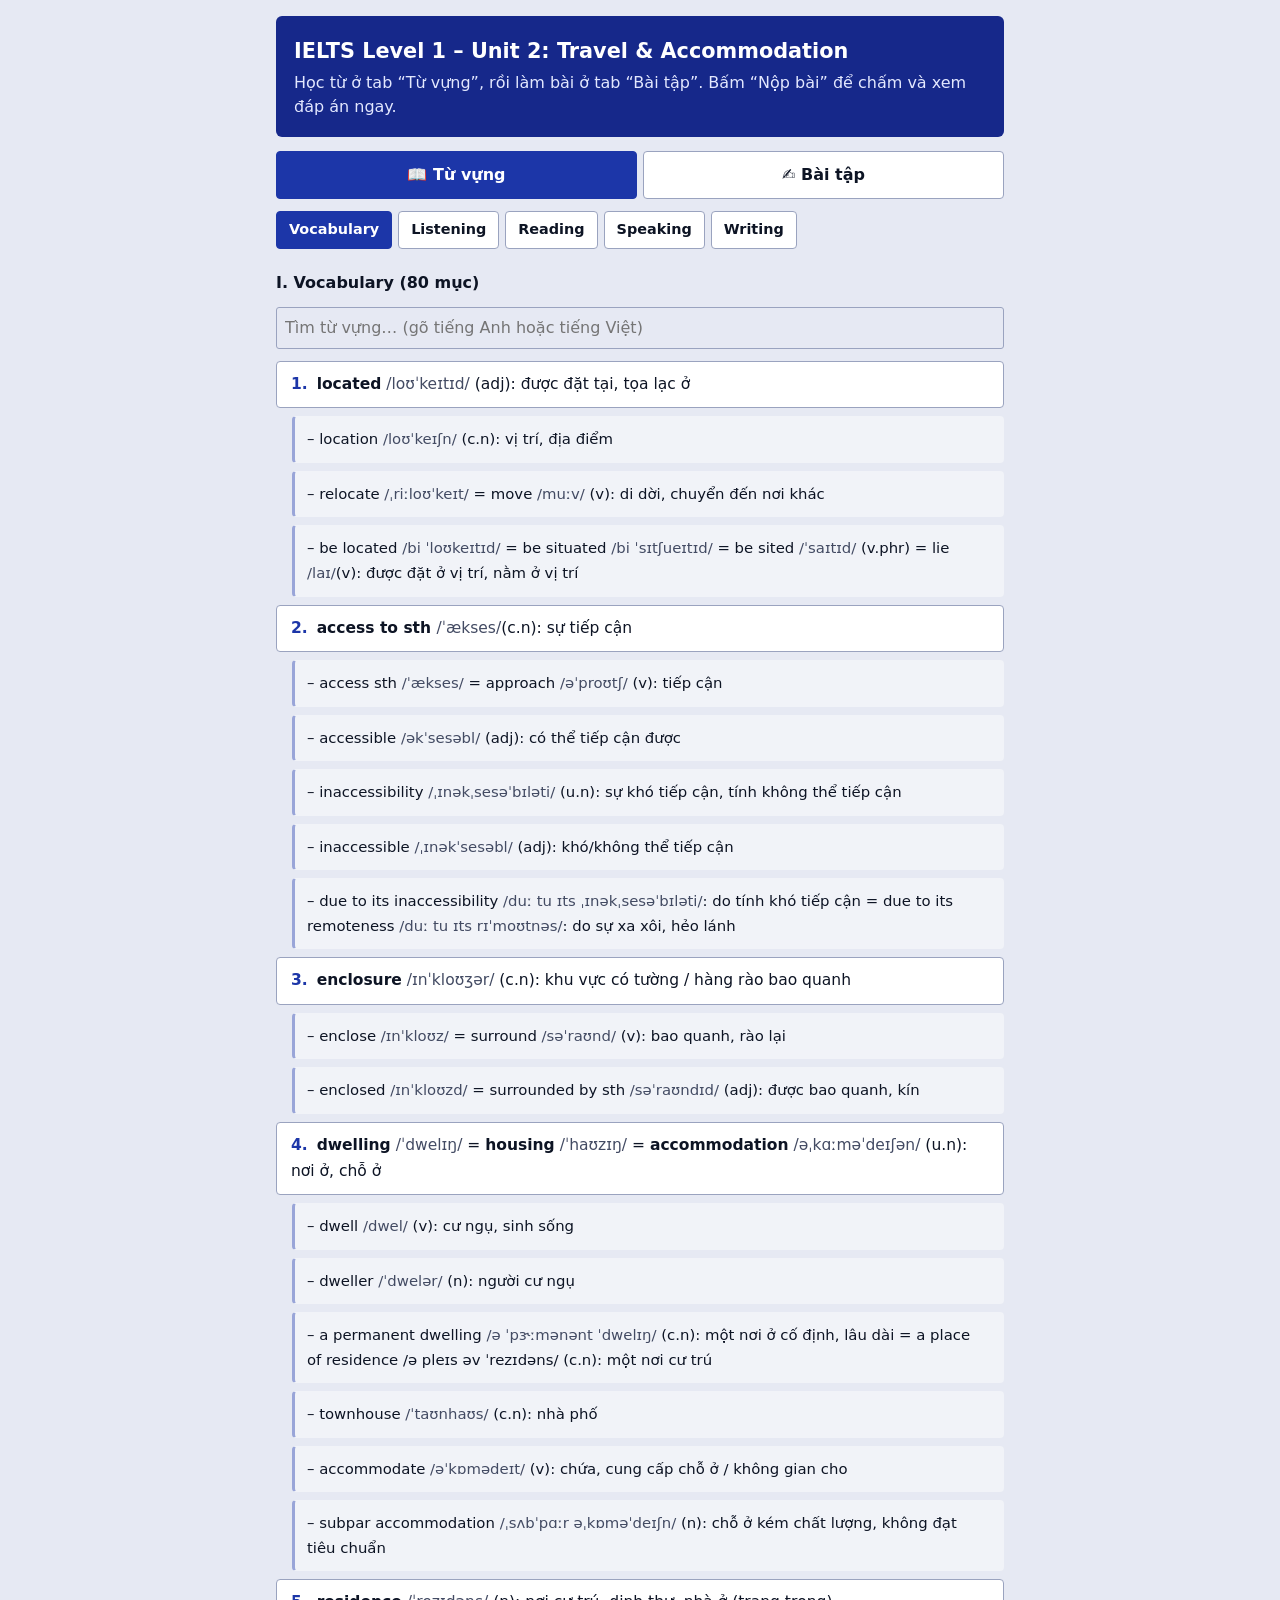
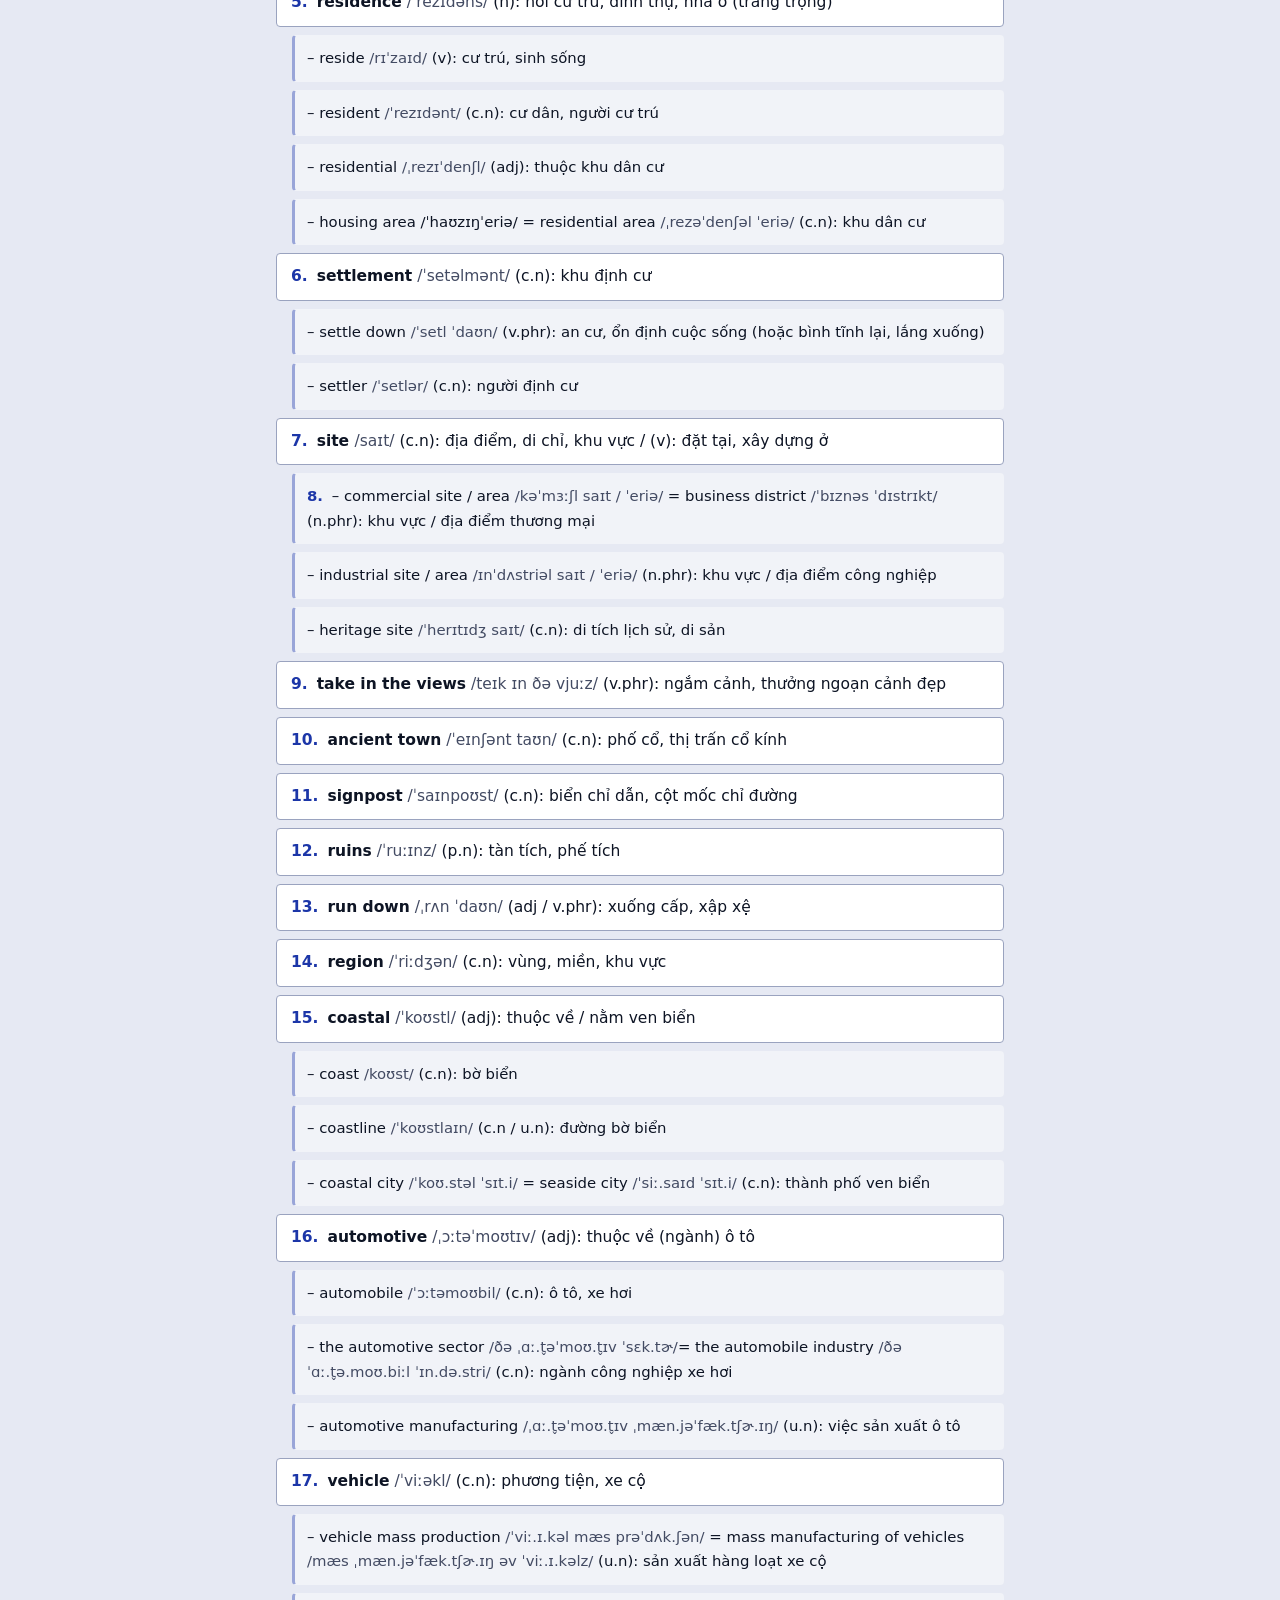
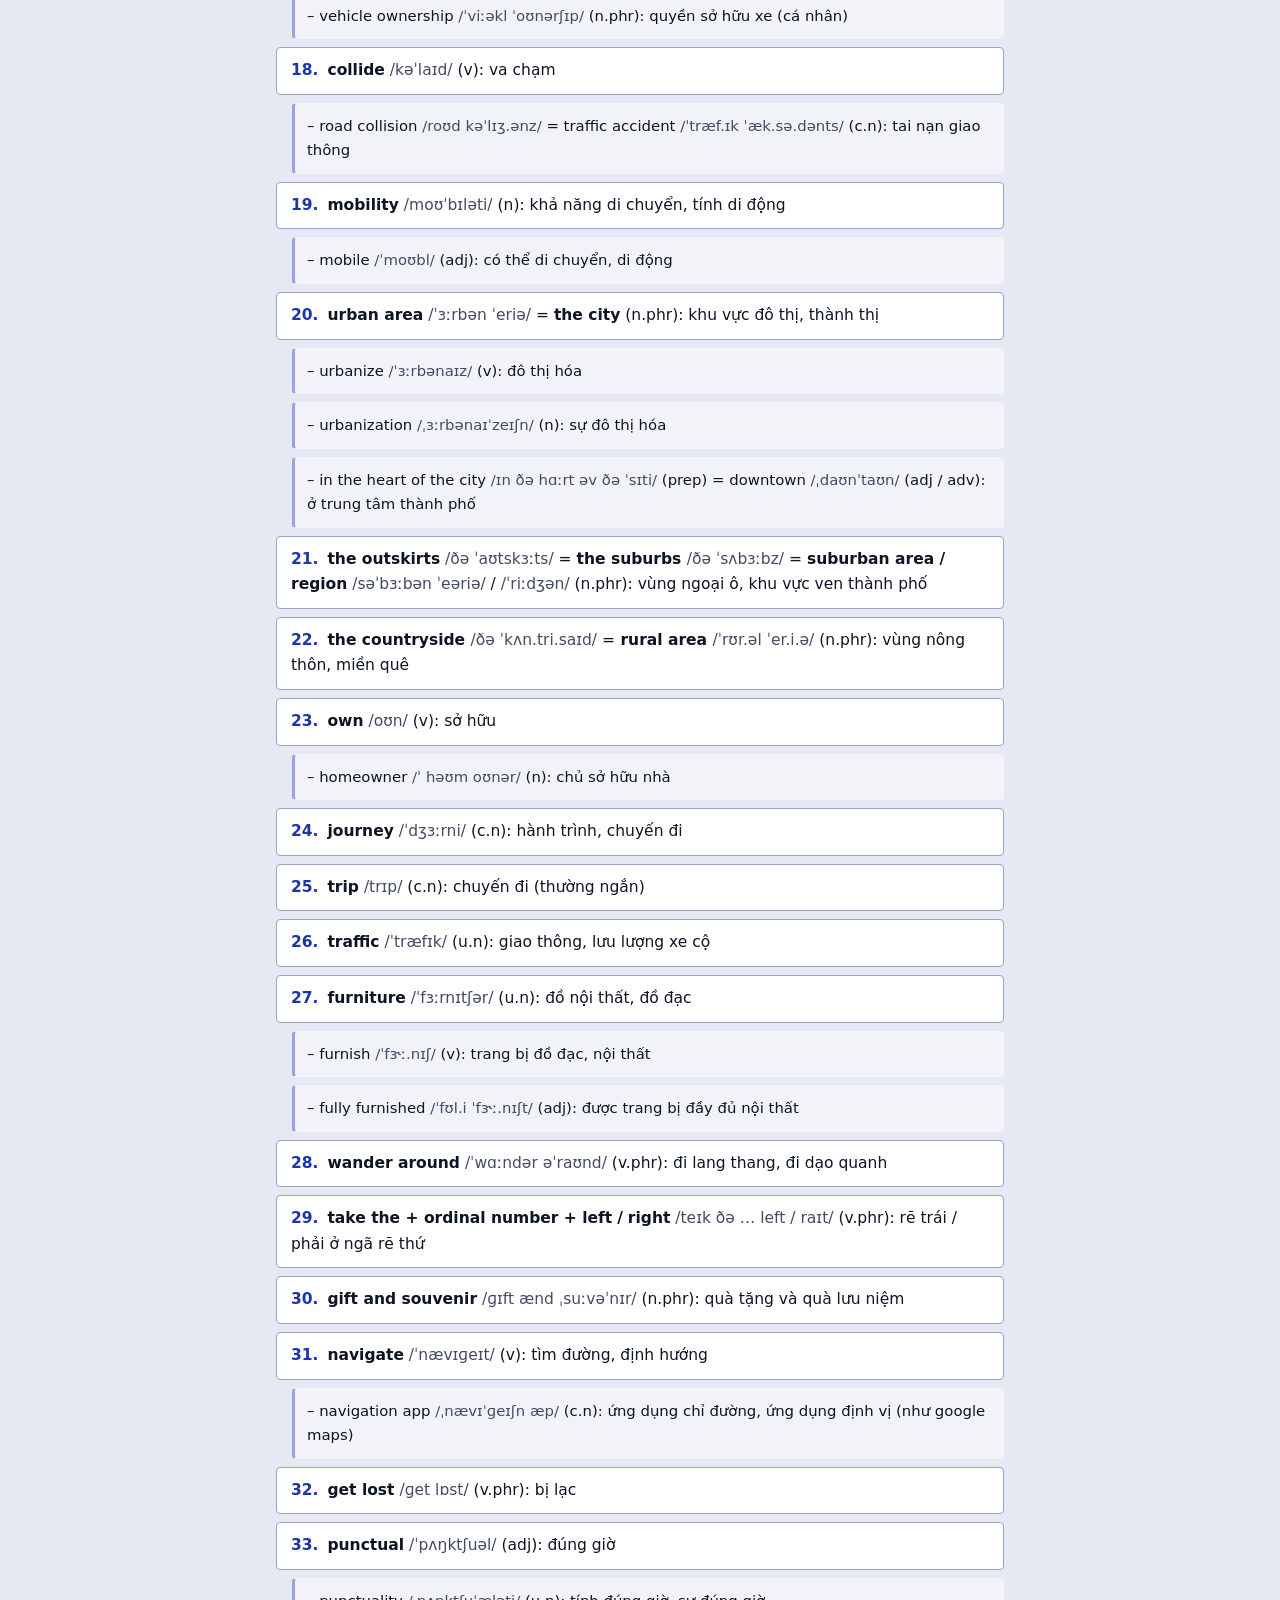
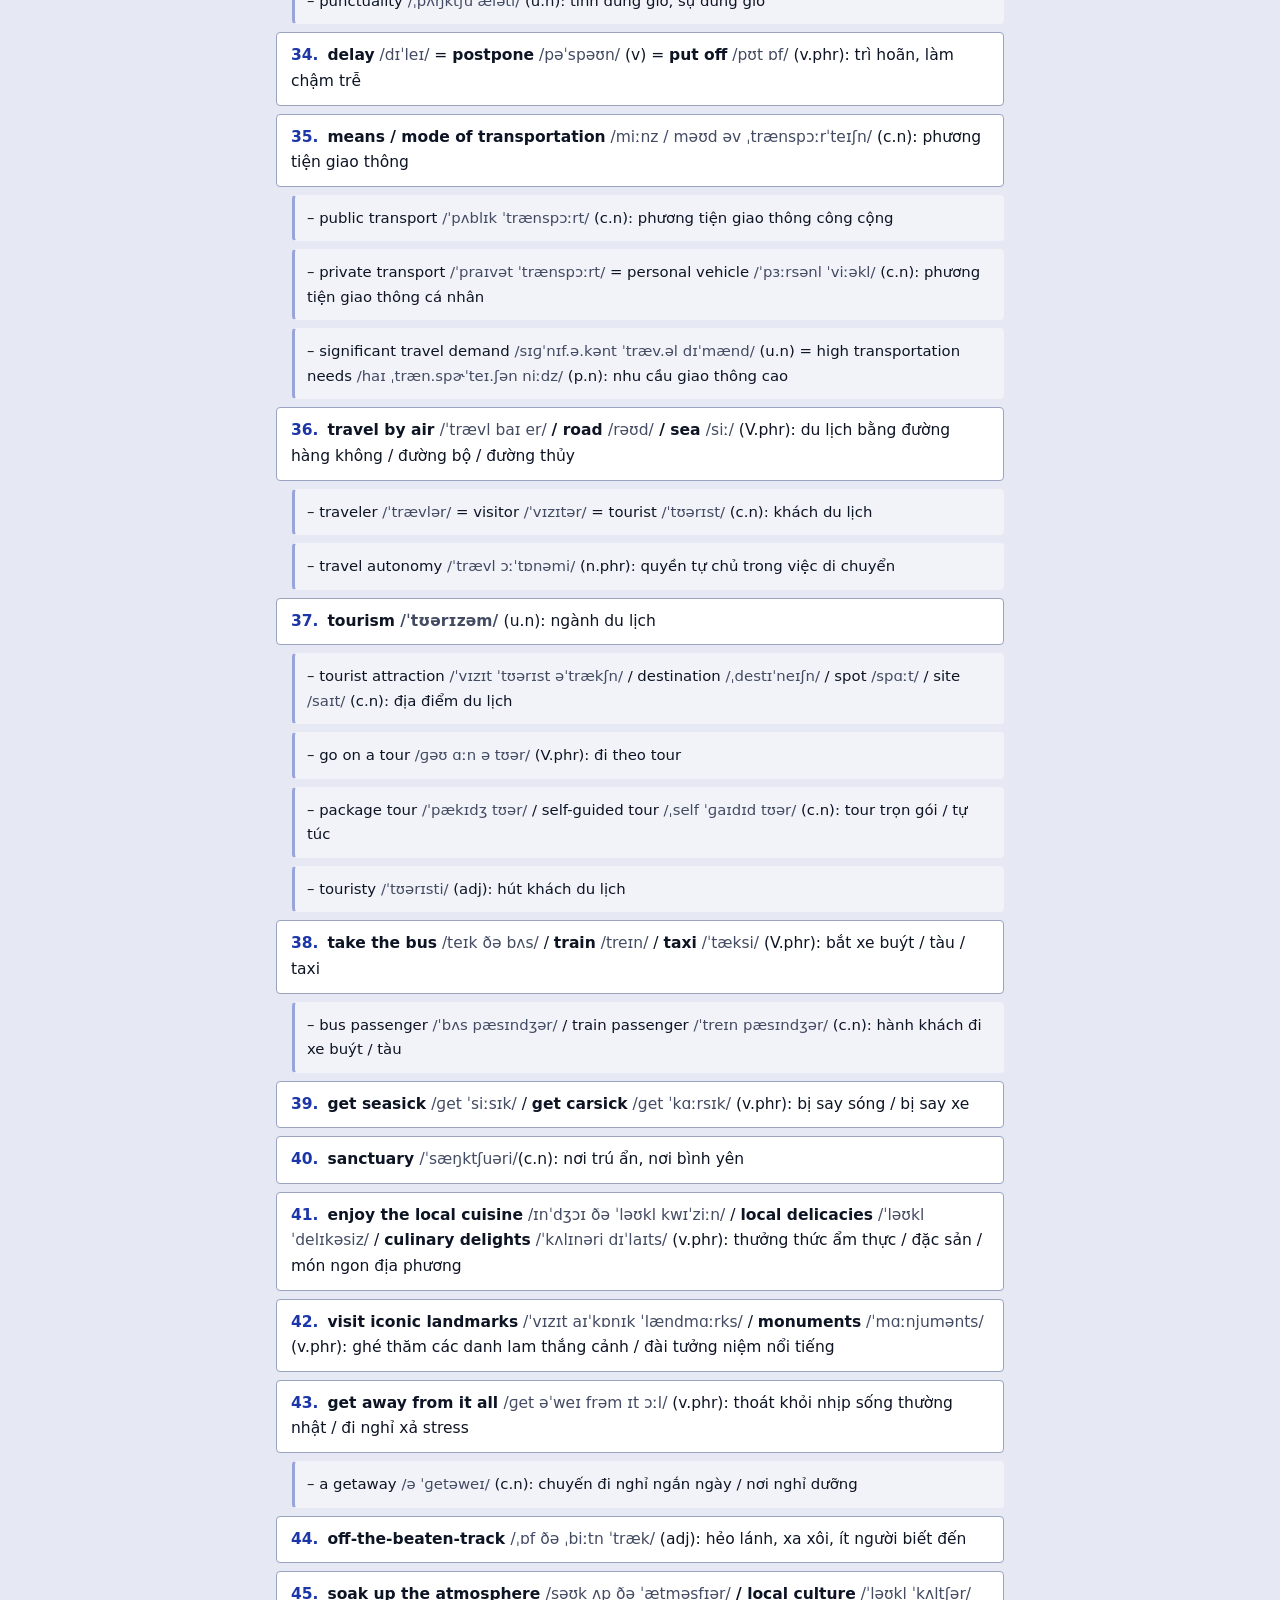
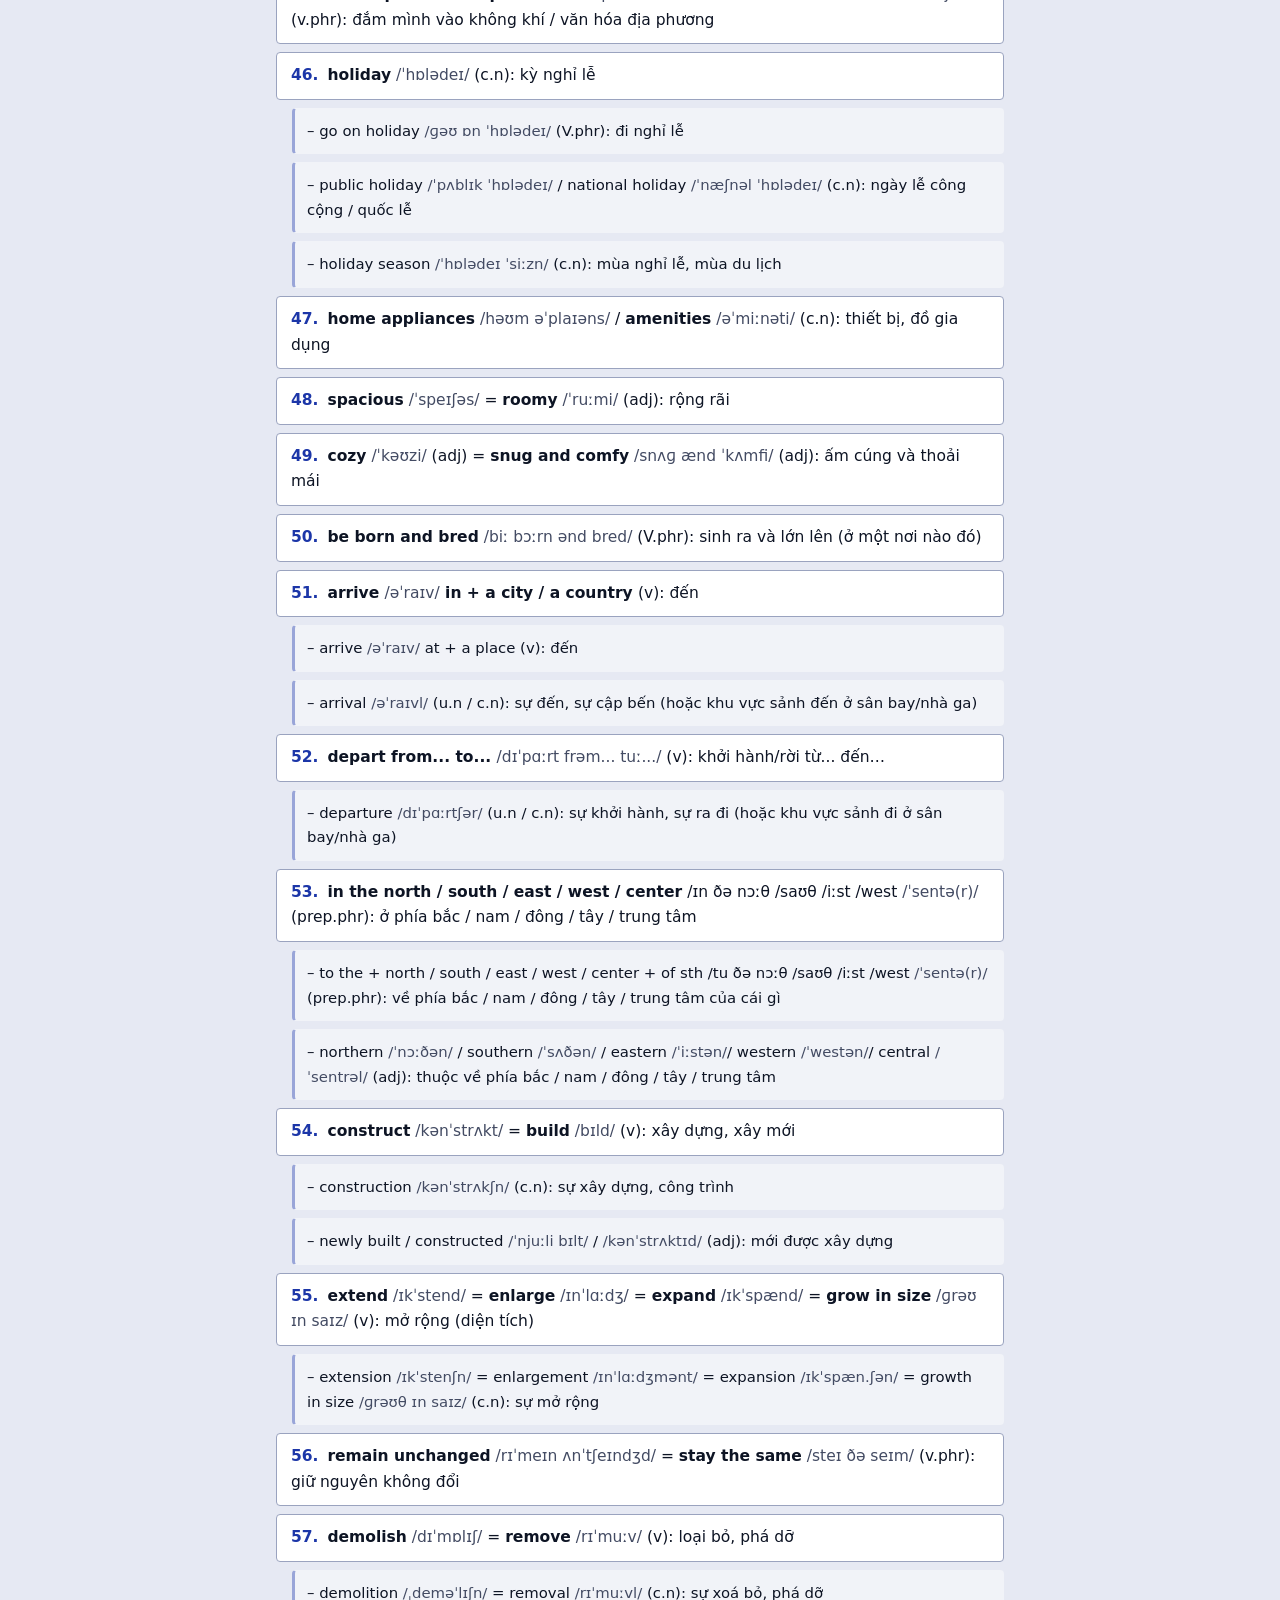
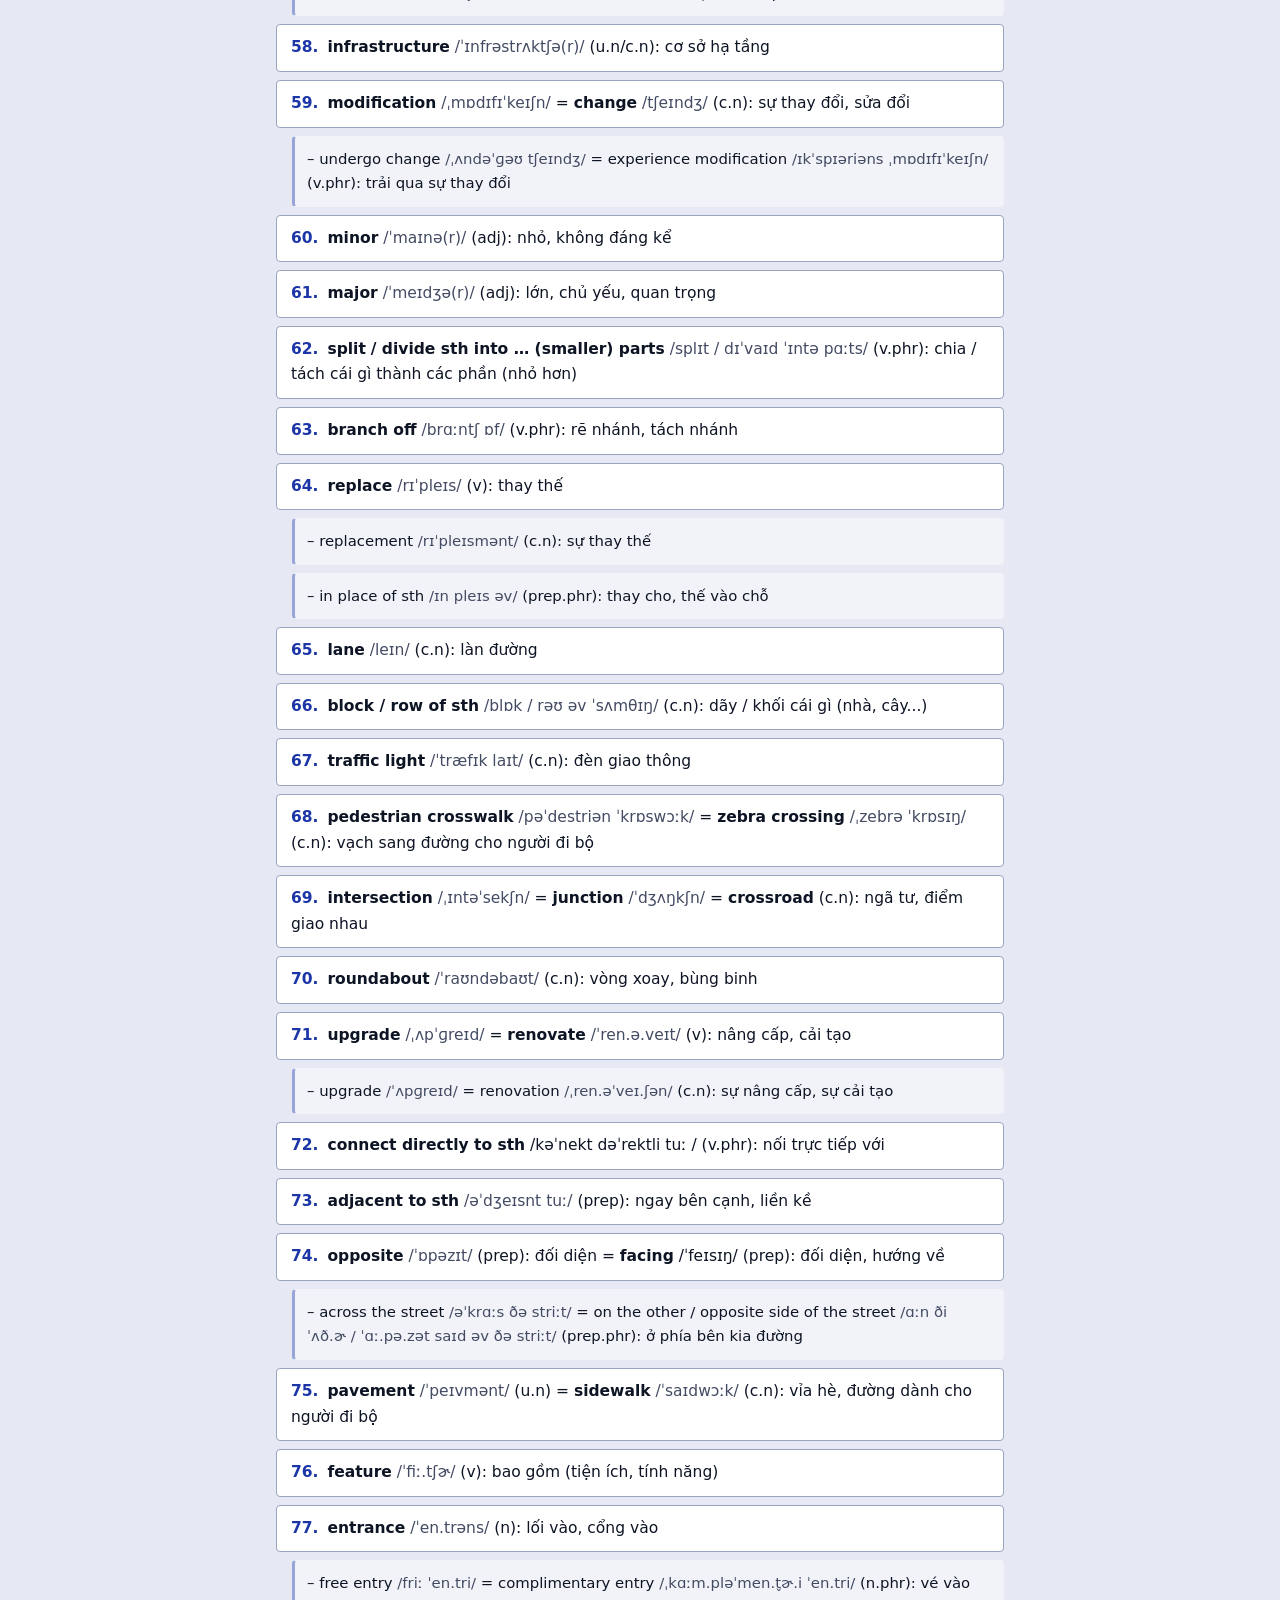
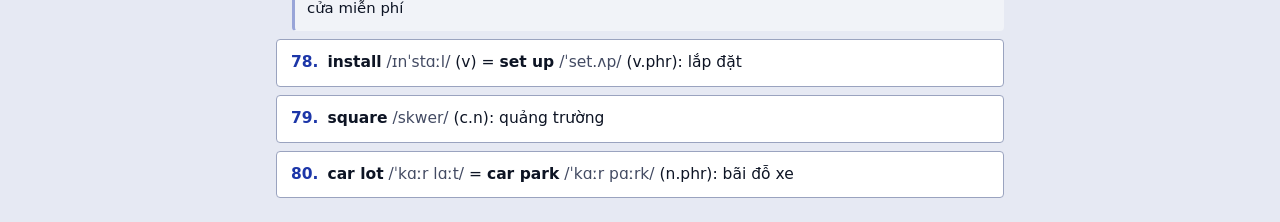
<file: unit2/vocab-exercises.html>
<!DOCTYPE html>
<html lang="vi"><head><meta charset="utf-8">
<meta name="color-scheme" content="light dark">
<meta name="viewport" content="width=device-width, initial-scale=1, viewport-fit=cover">
<title>IELTS Level 1 – Unit 2 Vocabulary Exercises</title>
<style>
:root{box-sizing:border-box;padding-top:env(safe-area-inset-top,0px);padding-bottom:env(safe-area-inset-bottom,0px);--bg:#e6e9f3;--card:#fff;--tx:#0d1424;--mu:#434b63;--pr:#1c36a8;--ok:#0a6445;--okb:#c4ead9;--no:#a3261a;--nob:#f8d0cb;--bd:#9aa3bf}
html{scroll-padding-top:env(safe-area-inset-top,0px)}
@media (prefers-color-scheme:dark){:root:not([data-theme="light"]){--bg:#12151c;--card:#1b2030;--tx:#e8ebf3;--mu:#98a;--pr:#7c9bff;--ok:#4cd6a0;--okb:#143a2c;--no:#ff8a7d;--nob:#40201d;--bd:#323a52}}
:root[data-theme="dark"]{--bg:#12151c;--card:#1b2030;--tx:#e8ebf3;--mu:#98a;--pr:#7c9bff;--ok:#4cd6a0;--okb:#143a2c;--no:#ff8a7d;--nob:#40201d;--bd:#323a52}
*{box-sizing:border-box}body{margin:0;background:var(--bg);color:var(--tx);font:16px/1.5 system-ui,Arial,sans-serif}
main{max-width:760px;margin:0 auto;padding:16px}
h1{font-size:1.3rem;margin:.2em 0}.sub{color:var(--mu);margin:0 0 12px}
nav{display:flex;gap:6px;flex-wrap:wrap;margin-bottom:14px}
nav button{border:1px solid var(--bd);background:var(--card);color:var(--tx);padding:7px 12px;border-radius:4px;cursor:pointer;font:inherit;font-size:.9rem}
nav button.on{background:var(--pr);color:#fff;border-color:var(--pr)}
.ins{font-weight:600;margin:0 0 12px}
.q{background:var(--card);border:1px solid var(--bd);border-radius:4px;padding:12px;margin-bottom:10px}
.q.ok{border-color:var(--ok);background:var(--okb)}.q.no{border-color:var(--no);background:var(--nob)}
.o{display:block;padding:6px 8px;border-radius:3px;cursor:pointer}.o:hover{background:rgba(120,130,160,.15)}
.o input{margin-right:8px}
input[type=text]{width:100%;margin-top:6px;padding:8px;border:1px solid var(--bd);border-radius:3px;font:inherit;background:var(--bg);color:var(--tx)}
.fb{margin-top:6px;font-size:.92rem;font-weight:600}.q.ok .fb{color:var(--ok)}.q.no .fb{color:var(--no)}
.bar{display:flex;gap:8px;align-items:center;flex-wrap:wrap;margin:14px 0}
.bar button{padding:10px 18px;border:0;border-radius:4px;font:inherit;font-weight:600;cursor:pointer;background:var(--pr);color:#fff}
.bar button.g{background:var(--card);color:var(--tx);border:1px solid var(--bd)}
.sc{font-weight:700;font-size:1.05rem}
u{text-decoration-thickness:2px}

h1{background:#16288a;color:#fff;padding:20px 18px 4px;margin:0;border-radius:6px 6px 0 0}
.sub{background:#16288a;color:#e3e8ff;padding:0 18px 18px;margin:0 0 14px;border-radius:0 0 6px 6px}
nav{position:sticky;top:env(safe-area-inset-top,0px);background:var(--bg);padding:8px 0;z-index:5;flex-wrap:nowrap;overflow-x:auto}
nav button{white-space:nowrap;font-weight:600}
.q{box-shadow:0 1px 3px rgba(20,30,60,.08);transition:.15s}
.bar button{box-shadow:0 2px 6px rgba(28,54,168,.45)}.bar button:disabled{opacity:.5;box-shadow:none}
.sc{background:var(--card);border:1px solid var(--bd);padding:8px 14px;border-radius:4px}
select{font:inherit;margin:0 4px;padding:3px 4px;border:1.5px solid var(--bd);border-radius:3px;background:var(--bg);color:var(--tx);max-width:100%}
select.ok{border-color:var(--ok);background:var(--okb)}select.no{border-color:var(--no);background:var(--nob)}
.cl{line-height:2.4}.cl span{font-size:.85rem;font-weight:600;color:var(--no)}
.q.rv{border-color:#b26a00;background:#fff0d6}.q.rv .fb{color:#8a5200}@media (prefers-color-scheme:dark){:root:not([data-theme=light]) .q.rv{background:#3d2f12}:root:not([data-theme=light]) .q.rv .fb{color:#ffc766}}.pl div{padding:2px 0}select{min-width:70px}
.seg{display:flex;gap:6px;margin:0 0 4px}.seg button{flex:1;border:1px solid var(--bd);background:var(--card);color:var(--tx);padding:11px;border-radius:4px;cursor:pointer;font:inherit;font-weight:700}.seg button.on{background:var(--pr);color:#fff;border-color:var(--pr)}.vi{background:var(--card);border:1px solid var(--bd);border-radius:4px;padding:8px 12px;margin-bottom:6px}.vi.sub{margin-left:20px;border-left:4px solid var(--pr)}.ph{color:var(--mu);font-style:normal}h3{margin:18px 0 8px;color:var(--pr);font-size:1.05rem}
:root{color-scheme:light dark}.vi,.vi b,.q,.q b,.ins{color:var(--tx)!important}b{font-weight:600}.vi{padding:10px 14px;margin-bottom:8px;line-height:1.65;font-size:.97rem;box-shadow:none}.vi.sub{margin-left:16px;padding-left:12px;background:var(--bg);background:color-mix(in srgb,var(--card) 45%,var(--bg));border:1px solid transparent;border-left:3px solid var(--pr);border-left-color:color-mix(in srgb,var(--pr) 45%,var(--card));font-size:.93rem}.vi.sub b{font-weight:500}.q{padding:14px 16px;margin-bottom:12px}h3{margin:22px 0 10px}.vi .ph{color:var(--mu)!important}
.vn{color:var(--pr);font-weight:700;margin-right:4px}
</style></head><body><main>
<h1>IELTS Level 1 – Unit 2: Travel &amp; Accommodation</h1>
<p class="sub">Học từ ở tab “Từ vựng”, rồi làm bài ở tab “Bài tập”. Bấm “Nộp bài” để chấm và xem đáp án ngay.</p>
<nav id="nav"></nav><div id="ex"></div>
</main>
<script>
const L="ABCD",L2="ABCDEFGHIJ";
const E=[
{t:"Exercise 1",k:"m",i:"Choose the word or phrase that is closest in meaning to the underlined word or phrase.",d:`The hotel is [[situated]] in a quiet area, about 10 kilometres from the city centre.|located|constructed|surrounded|developed|0
The remote village has poor road connections, making it relatively [[inaccessible]] to foreign tourists.|difficult to reach|expensive to visit|difficult to explore|unpopular|0
The two hotels are [[adjacent to]] each other, so tourists can easily walk from one to the other.|directly opposite|very close to|located behind|far away from|1
The new shopping centre is [[opposite]] the main railway station.|next to|behind|facing|connected to|2
There are several restaurants and cafés [[in the vicinity of]] the hotel.|inside|near|opposite|behind|1
The city has improved its [[pavements]] to make walking safer for local residents and tourists.|pedestrian crossings|road junctions|traffic lanes|sidewalks|3
Visitors should use the [[pedestrian crosswalk]] rather than crossing the road directly.|zebra crossing|traffic light|pavement|roundabout|0
The two main roads meet at a busy [[intersection]], which often becomes congested during rush hour.|pedestrian crossing|road junction|traffic lane|residential area|1
Instead of taking a taxi, we decided to [[wander around]] the old town and discover the area on foot.|explore casually|travel directly|move quickly|leave immediately|0
From the top of the hill, visitors can [[take in the views]] of the surrounding countryside.|photograph the landscape|enjoy the scenery|travel across the landscape|observe the road signs|1
We had to [[get lost]] several times before finding the small village.|change our route|lose our way|stop our journey|return to our hotel|1
The southern [[region]] is particularly popular with tourists because of its natural beauty.|destination|coastline|neighbourhood|area|3
The city has experienced a significant increase in [[travel demand]] during the holiday season.|need for travel|cost of travelling|amount of traffic|number of vehicles|0
Better public transportation has greatly improved [[mobility]] for people who do not own private cars.|ability to travel from place to place|willingness to travel abroad|ownership of transportation|demand for public services|0
The [[journey]] from the capital to the coastal town took almost six hours by train.|tourist attraction|means of transportation|trip from one place to another|short stay in another city|2`},
{t:"Exercise 2",k:"t",i:"Each sentence contains ONE mistake related to Unit 2 vocabulary. Type the corrected word/phrase.",d:`The family has lived in the same residential for more than twenty years.|residential|residence
The government is planning to provide more affordable accommodations for low-income families.|accommodations|accommodation
Many people in rural areas still depend on private transportations because public services are limited.|transportations|transport/transportation/private transport
The historic house is currently under renovate, so tourists are not allowed to enter the building.|renovate|renovation
The city has experienced rapid urbanize as more people have moved from rural areas to find employment.|urbanize|urbanization/urbanisation
The apartment is fully furnish, so tenants can move in immediately.|furnish|furnished
The new shopping centre was built on a former residential site, where several factories had operated in the past.|residential|industrial
The small village has developed into a large settle with thousands of residents.|settle|settlement
The museum is located in a quiet housing, away from the busiest parts of the city.|housing|residential area/housing area/residential
The city has experienced a significant increase in travelling demand during the holiday season.|travelling|travel
The government is encouraging vehicle owning in rural areas to improve people's ability to travel independently.|owning|ownership/vehicle ownership
Many families have moved to the suburbs because they want a permanent dweller away from the crowded city centre.|dweller|dwelling/permanent dwelling
The factory is part of the country's growing automobile sector, which employs thousands of workers.|automobile|automotive/automotive sector/automobile industry
The two apartment buildings are adjacency to each other and share the same entrance.|adjacency|adjacent/adjacent to
The number of private vehicles has increased considerably, causing serious traffic congestions during peak hours.|congestions|congestion/traffic congestion`},
{t:"Exercise 3",k:"m",i:"Choose the correct answer.",d:`Although the island is relatively small, its rugged ______ and numerous walking trails attract a large number of adventurous tourists every year.|coastline|infrastructure|residence|enclosure|0
The historic district is situated ______ the main railway station, making it particularly convenient for visitors who arrive by train.|at the outskirts of|in the vicinity of|along the outskirts|opposite to the vicinity of|1
The authorities are considering building a new bridge to improve access to the village, which is currently difficult to reach because of its ______.|mobility|inaccessibility|accommodation|ownership|1
Rather than following the main road, we decided to take a narrow path that ______ towards the waterfall.|branches off|settles down|extends to|resides in|0
If you are driving in an unfamiliar city, it is important to pay attention to the ______ so that you do not take the wrong road.|furniture|settlement|signposts|admission fees|2
The new transport system is expected to increase ______ for elderly people, allowing them to travel independently.|mobility|settlement|enclosure|residence|0
The house was originally built in the nineteenth century but has undergone several ______ to meet modern living standards.|modifications|journeys|intersections|occupations|0
The government has offered financial support to families willing to move to the ______, where there is more available land for new housing developments.|hilltops|outskirts|crossroads|coastlines|1
The apartment has a small ______ overlooking the garden, which provides additional space for residents to relax.|signpost|conservatory|lane|junction|1
The company is planning to ______ the existing office building rather than construct an entirely new one.|accommodate|wander around|get lost|upgrade|3
The hotel is located in a fairly ______ region, so visitors should arrange private transportation before travelling there.|residential|adjacent|remote|accessible|2
After the old factory was removed, the ______ was transformed into a public park with walking paths and recreational facilities.|vehicle|lane|dwelling|site|3
The road was widened and several additional lanes were added as part of a major ______ project.|residence|furniture|accommodation|infrastructure|3
Tourists who visit the mountain village often stay in traditional houses that have been converted into comfortable ______.|traffic|accommodation|construction|mobility|1
The city's rapid population growth has created a greater need for affordable housing, particularly in ______ areas where land prices remain relatively low.|suburban|historical|coastal|autonomous|0`},
{t:"Exercise 4",k:"t",i:"Write the word OPPOSITE in meaning with the underlined text (the gaps show the number of letters).",d:`The hotel room was very cozy and clean. → _ _ _ _ _ _|cozy and clean|subpar
Accessing the remote island has become very easy and convenient. → _ _ _ _ _ _ _ _ _ _ _ _ _ _ _|easy and convenient|inaccessibility/inaccessible
The new highway will separate the two districts completely. → _ _ _ _ _ _ _|separate|connect
The train was punctual despite the bad weather. → _ _ _ _ _ _ _|punctual|delayed
The apartment comes completely empty. → _ _ _ _ _   _ _ _ _ _ _ _ _ _|empty|fully furnished/fully-furnished
He was forced to relocate to another city for work. → _ _ _ _ _ _   _ _ _ _|relocate|settle down
The exhibition requires an admission fee for all visitors. → _ _ _ _ _ _ _ _ _ _ _ _ _ _ _ _   _ _ _ _ _|an admission fee|complimentary entry/free entry/free admission
The tourist area is touristy and packed with commercial shops. → _ _ _-_ _ _-_ _ _ _ _ _-_ _ _ _ _|touristy and packed|off-the-beaten-track/off the beaten track
The housing district underwent minor structural modifications last year. → _ _ _ _ _|minor|major
Following the signpost, we easily found our way to the beach. → _ _ _   _ _ _ _|found our way|get lost/got lost
The flight is scheduled to depart from Hanoi at 8:00 AM. → _ _ _ _ _ _   _ _|depart from|arrive in/arrive at
The new apartment complex has very cramped living rooms. → _ _ _ _ _ _ _ _|cramped|spacious
The city administration plans to install new street lights. → _ _ _ _ _ _ _ _|install|demolish
Using personal vehicles is the most common way to commute here. → _ _ _ _ _ _   _ _ _ _ _ _ _ _ _|personal vehicles|public transport
The tour group visited a modern skyscraper district. → _ _ _ _ _ _ _   _ _ _ _|modern skyscraper|ancient town`},
{t:"Exercise 5",k:"t",i:"Fill in the blank with the correct word / phrase (first letter is given).",d:`During my stay in Paris, I spent hours sitting at outdoor cafes to s____ the peaceful morning atmosphere.|-|soak up
After working non-stop for three months, I just need a short trip to g____ and recharge my energy.|-|get away from it all
High-speed train is my preferred m____ when traveling between big cities because it is both fast and comfortable.|-|mode of transportation/means of transportation/mode of transport
The city council is testing s____ to see if AI-operated cars can reduce human error in traffic.|-|self-driving vehicles/self-driving cars/self-driving
Heavy rain and poor visibility often lead to serious r____ on the highway during the stormy season.|-|road collisions/road collision
The old museum is currently u____, so visitors are not allowed to enter until next month.|-|under renovation/undergoing renovation/undergoing upgrade
Instead of following a strict itinerary, we decided to just w____ the old town and explore local coffee shops.|-|wander around
I prefer to t____ rather than by sea because it saves a lot of travel time, especially for international trips.|-|travel by air
We hiked to the top of the mountain just to sit down and t____ the views of the valley below.|-|take in
They had to p____ their beach holiday until next summer because of unexpected work deadlines.|-|postpone/put off
Many multinational companies set up their headquarters in the city's main b____ where towering office skyscrapers are located.|-|business district
Da Nang is a famous c____ in Vietnam, attracting millions of tourists who love beautiful beaches every year.|-|coastal city/seaside city
Sapa is a popular destination located in the m____ of northern Vietnam, known for its cold weather and terrace fields.|-|mountainous region/mountainous area/mountainous part/mountain region
Heavy trucks are strictly banned from entering this r____ to reduce noise and keep the local neighborhood safe.|-|residential area/housing area
The private garden is s____ high wooden fences and green trees to block out the street noise.|-|surrounded by/enclosed by`},
{t:"Exercise 6 (P1)",k:"x",i:"Match each sentence with the correct paraphrase.",a:"JFECHIBGAD",d:`Going by train is the best way for me to travel.
Planes are usually on time so I know my schedule.
Traveling with friends is fun, and they can help you find your way in a new place.
I like visiting quiet villages to eat local food and just relax.
I want to take the bus or train, speak with people there, and learn about their daily life.
I chose to go by ship, but I easily feel sick on the water.
Traveling alone helps me relax, and I don't have to wait for anyone.
I enjoy traveling alone because I can do whatever I want.
I really like big and busy cities because I can see famous buildings.
The best trip I had was a school tour when I was young.`,p:`I am drawn to bustling cities where I can visit iconic landmarks and historic monuments.
It allows me to truly get away from it all without worrying about anyone else's schedule.
I love exploring small, rural towns where I can enjoy the local delicacies and soak up the atmosphere in peace.
My most memorable trip was a school field trip when I was a teenager.
It's great to share the experience of visiting a famous tourist attraction, and having companions makes it easier to navigate a new city if we ever get lost.
Airlines also tend to value punctuality so I know exactly when my departure and arrival times will be.
I usually prefer taking a self-guided tour alone because it allows me to be more spontaneous.
I want to use public transport to get around, talk to the locals, and soak up the local culture.
I decided to travel by sea, but unfortunately, I tend to get seasick.
Being a train passenger is my absolute favorite way to travel.`},
{t:"Exercise 6 (P2)",k:"x",i:"Match each sentence with the correct paraphrase.",a:"JEBGCHDAIF",d:`In the busy travel months, I book my room early so I have a place to stay, or else all hotels will be full.
I live in a house in the center of the city with all the beds and tables, and I grew up here.
My perfect place to stay would let me ask for all my money back if the staff are not good.
I stayed in a bad hotel once, but it was actually a lucky thing because it showed me I just need a clean and simple house.
When I travel, I like places with good services, and I ask my friends for advice instead of reading the internet.
I often rent a flat, but I don't fully believe what people write on the internet because I had bad service before.
Sadly, I don't like any room because my house is very bad and not clean enough.
It is hard to find a cheap place to live, but I rent a big and warm apartment now.
My bedroom is my safe and quiet place because I bought good beds and modern machines for it.
I like staying in local houses on national days off, because bad staff at a busy hotel can make me feel sad.`,p:`Finding affordable housing is challenging, but I managed to rent a spacious flat that feels incredibly cozy.
My dream accommodation would offer a guarantee that if they provide bad service, I could easily demand a full refund.
When I go on holiday, I prefer places with top-notch amenities, and I usually rely on a word-of-mouth recommendation rather than online ads.
Unfortunately, I don't have a favorite room right now because my current place is a bit of a subpar accommodation that barely meets hygiene standards.
I am currently living in a fully-furnished townhouse located right in the heart of the city, which is exactly where I was born and bred.
I prefer homestays on a public holiday, because experiencing unprofessional service at a crowded hotel can totally ruin the mood of my trip.
I once stayed in a terrible hotel, but it was a blessing in disguise because it made me realize my ideal home just needs to be clean, simple, and comfortable.
I usually rent an apartment, but I always take online reviews with a grain of salt after dealing with poor customer care in the past.
My bedroom is my peaceful sanctuary, mostly because I invested a lot in high-quality furniture and smart home appliances.
During the peak holiday season, I always book early to make sure a nice room is available, otherwise everything gets overbooked.`},
{t:"Exercise 7 (P1)",k:"m",i:"Choose the correct answer.",d:`We decided to choose a small village in the mountains because we wanted to ______ and leave all our work stress behind.|get lost|get away from it all|delay our departure|take the bus|1
The destination was so ______ that we couldn't even find it on regular paper maps without checking a modern app.|off-the-beaten-track|touristy|punctual|spontaneous|0
One of the highlights of our getaway was the chance to ______, especially trying the traditional dishes made by locals.|enjoy the local cuisine|arrive in a city|take a taxi|get lost|0
To find our way around the remote countryside, we had to use a ______ on our smartphones.|personal vehicle|public transport|package tour|navigation app|3
During our stay, we loved to ______ through the peaceful ancient streets without any fixed destination in mind.|travel by sea|navigate|delay|wander|3
We were very impressed by the local bus driver because he was so ______, always adhering strictly to the schedule.|spontaneous|off-the-beaten-track|punctual|touristy|2
On the second day, we went out to ______, taking photos of old temples and historic monuments.|soak up the atmosphere|visit iconic landmarks|get seasick|travel by road|1
Sitting by the quiet lake at sunset allowed us to fully ______ and feel the authentic rhythm of life there.|depart from the spot|put off the trip|soak up the atmosphere|get carsick|2
We had to ______ Da Nang early in the morning to catch the first train.|arrive at|depart from|get carsick|postpone|1
We booked a ______ so we could explore at our own pace.|package tour|field trip|self-guided tour|public transport|2`}
,{t:"Exercise 7 (P2)",k:"m",i:"Choose the correct answer.",d:`The initial conflict threatened to ______ for the entire vacation and stress everyone out.|broaden my horizons|be born and bred|meet hygiene standards|ruin the mood|3
The hotel turned out to be a piece of ______, as it was filthy and failed to meet hygiene standards.|public holiday|subpar accommodation|personal vehicle|home appliance|1
From then on, I prefer relying on a ______ from close friends who have actually stayed at the place before.|personal advice|word-by-word recommendation|word-for-word suggestion|word-of-mouth recommendation|3
During the peak holiday season, we booked a room online, but upon arrival, the receptionist told us the hotel was completely ______.|overbooked|spacious|fully-furnished|punctual|0
The new place had a quiet garden that felt like a personal ______ where we could relax and unwind.|housing|sanctuary|amenity|furniture|1
Because the furniture was damaged, I decided to take immediate action and ______ for our ruined stay.|solve problems logically|soak up the atmosphere|demand a full refund|visit iconic landmarks|2
We were deeply frustrated by the ______ of the hotel staff, who ignored our complaints and showed poor customer care.|heart of the city|unprofessional service|sanctuary|hospitality|1
Moving to a small, snug and comfy homestay located in the heart of the city turned out to be ______.|a package tour|an ardous progress|a blessing in disguise|a field trip|2
______, it took us nearly three hours late at night to search for another place that was still ______ for booking.|Downtown / optional|Unprofessionally / efficient|Unfortunately / available|Cozily / roomy|2
After that awful experience, I realized I should always ______ online reviews ______ instead of believing every positive rating.|take / with a grain of salt|demand / compensation|meet / standards|go / on holiday|0`}
,{t:"Exercise 8",k:"c",i:"Choose the correct answer for each gap (map description: Birshire present vs. future plans).",d:"The maps above illustrate several {1} to a town. Overall, the east is going to {2} major changes while the other is going to follow a different pattern. In the east, all existing farms are going to {3}. Specifically, {4} supermarket is going to be built {5} Griffiths Farm in the north-west. Meanwhile, Hoolahan Farm {6} the south of Griffiths Farm is going to be removed to {7} the extension of Corbie Road and the construction of {8} new car lot, which is going to {9} to That Street and McGoldrick Road. The public park {10} the south of the map is going to remain unchanged whereas the open field {11} is going to {12} a sports center. In contrast, the west is going to experience only a few {13}. A newly constructed {14} is going to appear {15} McGoldrick Road and the extended part of That Street. The farmer's market {16} the west of McGoldrick Road {17} while the existing houses {18} are going to stay {19}. Meanwhile, the shops in the south are going to become another {20} of houses.",o:`proposed modifications|proposal changes|new transformation|drastic shift|0
be experienced|experiment|go|undergo|3
entirely demolish|entire demolished|be entirely demolished|entire demolish|2
a|an|the|no article|0
replace|replacement|replaces|in place of|3
in|at|on|to|3
make room for|make space to|create area for|have air to|0
the|no article|a|an|2
connected directly|connect directly|be connect directly|connect direct|1
at|on|to|in|3
in the opposite|on the opposite side|in the opposite direction|on the opposite site|1
become|became|be become|becomes|0
transformations|modification|experiences|change|0
round|circular round|circular area|roundabout|3
in the junction between|at the junction between|in the junction of|at the junction of|2
from|to|near|around|1
is going to be abolished|is going to be abolish|is going to abolish|are going to abolished|0
surround|neighborhood|nearby|adjacent|2
same|the same|unchange|no changed|1
blocks|row|line|body|1`}
,{t:"Exercise 9",k:"t",i:"Complete the second sentence so that it has a similar meaning, using the correct form or part of speech of the underlined text.",d:`They <u>constructed</u> a new library in the town center last year.<br>→ The ______ was carried out in the town center last year.|-|construction of a new library
The local government <u>demolished</u> the old factory to make room for a park.<br>→ The ______ took place to make room for a park.|-|demolition of the old factory
They <u>enlarged</u> the school playground to accommodate more students.<br>→ There was an ______ to accommodate more students.|-|enlargement of the school playground
Workers <u>renovated</u> the ancient hall three months ago.<br>→ The ancient hall underwent ______ three months ago.|-|renovation
The city council <u>replaced</u> the old bridge with a modern structure.<br>→ A modern structure was built ______ the old bridge.|-|in place of
They have recently <u>built</u> this sports center.<br>→ This is a ______ sports center.|-|newly built/newly constructed
The main layout of the village did not <u>change</u> over the decade.<br>→ The main layout of the village ______ over the decade.|-|remained unchanged/remain unchanged
The company decided to <u>remove</u> the outdated equipment.<br>→ The company decided on the ______ the outdated equipment.|-|removal of
The airport <u>grew in size</u> significantly between 2010 and 2020.<br>→ The airport experienced a significant ______ between 2010 and 2020.|-|increase in size/growth in size/expansion
The town <u>changed</u> a lot after the new train station was built.<br>→ The town ______ after the new train station was built.|-|underwent significant changes/underwent significant change/underwent major changes
The local council decided to <u>expand</u> the main road leading to the harbor.<br>→ The local council approved an ______ to the main road leading to the harbor.|-|extension
They plan to <u>renovate</u> the outdated facilities in the community center next month.<br>→ The outdated facilities in the community center will ______ next month.|-|undergo renovation
The city authority approved the <u>replacement</u> of the old street lights with LED lamps.<br>→ The city authority decided to ______ LED lamps.|-|replace the old street lights with
The museum added a modern annex, which served as an <u>extension</u> of the original gallery space.<br>→ The museum added a modern annex to ______ the original gallery space.|-|extend
A new industrial park was built in the <u>north</u> of the city.<br>→ A new industrial park was built in the ______ part of the city.|-|northern`}
,{t:"Exercise 10",k:"o",i:"Rewrite each sentence, replacing the underlined text so that the meaning stays the same.",d:`A large <u>traffic circle</u> was built <u>to replace</u> the signalized crossroad.|-|A large roundabout was built in place of the signalized crossroad.
City planners marked a new <u>zebra zone</u> for people walking across the road.|-|City planners marked a new pedestrian crosswalk for people walking across the road.
The industrial zone lies in the <u>upper</u> part of the city map.|-|The industrial zone lies in the northern part of the city map.
The park was <u>made bigger</u> significantly over the ten-year period.|-|The park was significantly enlarged over the ten-year period.
They <u>knocked down</u> the old warehouse in 2015.|-|The old warehouse was demolished in 2015.
The local airport was <u>upgraded</u> to handle more international flights.|-|The local airport underwent an upgrade to handle more international flights.
Workers built a new sports complex <u>next to</u> the river.|-|Workers built a new sports complex adjacent to the river.
A modern shopping center <u>took the place of</u> the old market.|-|A modern shopping center was built in place of the old market.
A bridge was built to <u>link</u> the island to the mainland.|-|A bridge was constructed to connect the island directly to the mainland.
A block of old houses was demolished to <u>clear space for</u> a new highway.|-|A block of old houses was demolished to make room for a new highway.
The railway line runs through the <u>middle part</u> of the town.|-|The railway line runs through the central region of the town.
The city council <u>enlarged</u> the main library, making it twice its original size.|-|The city council extended the main library, making it twice its original size.
The hospital <u>is situated</u> at the <u>place where Main Street meets Park Avenue</u>.|-|The hospital is located at the intersection of Main Street and Park Avenue.
The small park <u>on the east side</u> of the village <u>was not changed</u> over the 10-year period.|-|The small park in the eastern part of the village remained unchanged over the 10-year period.
The authorities divided the large agricultural area into three smaller <u>sections</u>.|-|The authorities divided the large agricultural area into three smaller blocks.`}
];
const V=[{"t": "Vocabulary", "i": "I. Vocabulary (80 mục)", "v": "<input type=\"text\" placeholder=\"Tìm từ vựng… (gõ tiếng Anh hoặc tiếng Việt)\" oninput=\"F(this.value)\" style=\"margin:0 0 12px\"><div class=\"vi\"><span class=\"vn\">1.</span> <b>located</b> <i class=\"ph\">/loʊˈkeɪtɪd/</i> (adj): được đặt tại, tọa lạc ở</div><div class=\"vi sub\"><b>– location</b> <i class=\"ph\">/loʊˈkeɪʃn/</i> (c.n): vị trí, địa điểm</div><div class=\"vi sub\"><b>– relocate</b> <i class=\"ph\">/ˌriːloʊˈkeɪt/</i> = <b>move</b> <i class=\"ph\">/muːv/</i> (v): di dời, chuyển đến nơi khác</div><div class=\"vi sub\"><b>– be located </b><i class=\"ph\">/bi ˈloʊkeɪtɪd/</i> = <b>be situated</b> <i class=\"ph\">/bi ˈsɪtʃueɪtɪd/</i> = <b>be</b> <b>sited</b> <i class=\"ph\">/ˈsaɪtɪd/</i> (v.phr) = <b>lie </b><i class=\"ph\">/laɪ/</i>(v): được đặt ở vị trí, nằm ở vị trí</div><div class=\"vi\"><span class=\"vn\">2.</span> <b>access to sth </b><i class=\"ph\">/ˈækses/</i>(c.n): sự tiếp cận</div><div class=\"vi sub\"><b>– access sth </b><i class=\"ph\">/ˈækses/</i> = <b>approach</b> <i class=\"ph\">/əˈproʊtʃ/</i> (v): tiếp cận</div><div class=\"vi sub\"><b>– accessible</b> <i class=\"ph\">/əkˈsesəbl/</i> (adj): có thể tiếp cận được</div><div class=\"vi sub\"><b>– inaccessibility</b> <i class=\"ph\">/ˌɪnəkˌsesəˈbɪləti/</i> (u.n): sự khó tiếp cận, tính không thể tiếp cận</div><div class=\"vi sub\"><b>– inaccessible</b> <i class=\"ph\">/ˌɪnəkˈsesəbl/</i> (adj): khó/không thể tiếp cận</div><div class=\"vi sub\"><b>– due to its inaccessibility</b> <i class=\"ph\">/duː tu ɪts ˌɪnəkˌsesəˈbɪləti/</i>: do tính khó tiếp cận = <b>due to its remoteness </b><i class=\"ph\">/duː tu ɪts rɪˈmoʊtnəs/</i>: do sự xa xôi, hẻo lánh</div><div class=\"vi\"><span class=\"vn\">3.</span> <b>enclosure</b> <i class=\"ph\">/ɪnˈkloʊʒər/</i> (c.n): khu vực có tường / hàng rào bao quanh</div><div class=\"vi sub\"><b>– enclose</b> <i class=\"ph\">/ɪnˈkloʊz/</i> = <b>surround</b> <i class=\"ph\">/səˈraʊnd/</i> (v): bao quanh, rào lại</div><div class=\"vi sub\"><b>– enclosed</b> <i class=\"ph\">/ɪnˈkloʊzd/</i> = <b>surrounded by sth</b> <i class=\"ph\">/səˈraʊndɪd/</i> (adj): được bao quanh, kín</div><div class=\"vi\"><span class=\"vn\">4.</span> <b>dwelling</b> <i class=\"ph\">/ˈdwelɪŋ/</i> = <b>housing</b> <i class=\"ph\">/ˈhaʊzɪŋ/</i> = <b>accommodation</b> <i class=\"ph\">/əˌkɑːməˈdeɪʃən/</i> (u.n): nơi ở, chỗ ở</div><div class=\"vi sub\"><b>– dwell</b> <i class=\"ph\">/dwel/</i> (v): cư ngụ, sinh sống</div><div class=\"vi sub\"><b>– dweller</b> <i class=\"ph\">/ˈdwelər/</i> (n): người cư ngụ</div><div class=\"vi sub\"><b>– a permanent dwelling</b> <i class=\"ph\">/ə ˈpɝːmənənt ˈdwelɪŋ/</i> (c.n): một nơi ở cố định, lâu dài = <b>a place of residence</b> /ə pleɪs əv ˈrezɪdəns/ (c.n): một nơi cư trú</div><div class=\"vi sub\"><b>– townhouse</b> <i class=\"ph\">/ˈtaʊnhaʊs/</i> (c.n): nhà phố</div><div class=\"vi sub\"><b>– accommodate</b> <i class=\"ph\">/əˈkɒmədeɪt/</i> (v): chứa, cung cấp chỗ ở / không gian cho</div><div class=\"vi sub\"><b>– subpar accommodation</b> <i class=\"ph\">/ˌsʌbˈpɑːr əˌkɒməˈdeɪʃn/</i> (n): chỗ ở kém chất lượng, không đạt tiêu chuẩn</div><div class=\"vi\"><span class=\"vn\">5.</span> <b>residence</b> <i class=\"ph\">/ˈrezɪdəns/</i> (n): nơi cư trú, dinh thự, nhà ở (trang trọng)</div><div class=\"vi sub\"><b>– reside</b> <i class=\"ph\">/rɪˈzaɪd/</i> (v): cư trú, sinh sống</div><div class=\"vi sub\"><b>– resident</b> <i class=\"ph\">/ˈrezɪdənt/</i> (c.n): cư dân, người cư trú</div><div class=\"vi sub\"><b>– residential</b> <i class=\"ph\">/ˌrezɪˈdenʃl/</i> (adj): thuộc khu dân cư</div><div class=\"vi sub\"><b>– housing area </b>/ˈhaʊzɪŋˈeriə/ = <b>residential area </b><i class=\"ph\">/ˌrezəˈdenʃəl ˈeriə/</i> (c.n): khu dân cư</div><div class=\"vi\"><span class=\"vn\">6.</span> <b>settlement</b> <i class=\"ph\">/ˈsetəlmənt/</i> (c.n): khu định cư</div><div class=\"vi sub\"><b>– settle down</b> <i class=\"ph\">/ˈsetl ˈdaʊn/</i> (v.phr): an cư, ổn định cuộc sống (hoặc bình tĩnh lại, lắng xuống)</div><div class=\"vi sub\"><b>– settler </b><i class=\"ph\">/ˈsetlər/</i> (c.n): người định cư</div><div class=\"vi\"><span class=\"vn\">7.</span> <b>site </b><i class=\"ph\">/saɪt/</i> (c.n): địa điểm, di chỉ, khu vực / (v): đặt tại, xây dựng ở</div><div class=\"vi sub\"><span class=\"vn\">8.</span> <b>– commercial site / area</b> <i class=\"ph\">/kəˈmɜːʃl saɪt / ˈeriə/</i> = <b>business district</b> <i class=\"ph\">/ˈbɪznəs ˈdɪstrɪkt/</i> (n.phr): khu vực / địa điểm thương mại</div><div class=\"vi sub\"><b>– industrial site / area</b> <i class=\"ph\">/ɪnˈdʌstriəl saɪt / ˈeriə/</i> (n.phr): khu vực / địa điểm công nghiệp</div><div class=\"vi sub\"><b>– heritage site</b> <i class=\"ph\">/ˈherɪtɪdʒ saɪt/</i> (c.n): di tích lịch sử, di sản</div><div class=\"vi\"><span class=\"vn\">9.</span> <b>take in the views</b> <i class=\"ph\">/teɪk ɪn ðə vjuːz/</i> (v.phr): ngắm cảnh, thưởng ngoạn cảnh đẹp</div><div class=\"vi\"><span class=\"vn\">10.</span> <b>ancient town</b> <i class=\"ph\">/ˈeɪnʃənt taʊn/</i> (c.n): phố cổ, thị trấn cổ kính</div><div class=\"vi\"><span class=\"vn\">11.</span> <b>signpost</b> <i class=\"ph\">/ˈsaɪnpoʊst/</i> (c.n): biển chỉ dẫn, cột mốc chỉ đường</div><div class=\"vi\"><span class=\"vn\">12.</span> <b>ruins</b> <i class=\"ph\">/ˈruːɪnz/</i> (p.n): tàn tích, phế tích</div><div class=\"vi\"><span class=\"vn\">13.</span> <b>run down</b> <i class=\"ph\">/ˌrʌn ˈdaʊn/</i> (adj / v.phr): xuống cấp, xập xệ</div><div class=\"vi\"><span class=\"vn\">14.</span> <b>region</b> <i class=\"ph\">/ˈriːdʒən/</i> (c.n): vùng, miền, khu vực</div><div class=\"vi\"><span class=\"vn\">15.</span> <b>coastal</b> <i class=\"ph\">/ˈkoʊstl/</i> (adj): thuộc về / nằm ven biển</div><div class=\"vi sub\"><b>– coast</b> <i class=\"ph\">/koʊst/</i> (c.n): bờ biển</div><div class=\"vi sub\"><b>– coastline</b> <i class=\"ph\">/ˈkoʊstlaɪn/</i> (c.n / u.n): đường bờ biển</div><div class=\"vi sub\"><b>–</b> <b>coastal city</b> <i class=\"ph\">/ˈkoʊ.stəl ˈsɪt.i/</i> = <b>seaside city</b> <i class=\"ph\">/ˈsiː.saɪd ˈsɪt.i/</i> (c.n): thành phố ven biển</div><div class=\"vi\"><span class=\"vn\">16.</span> <b>automotive</b> <i class=\"ph\">/ˌɔːtəˈmoʊtɪv/</i> (adj): thuộc về (ngành) ô tô</div><div class=\"vi sub\"><b>– automobile</b> <i class=\"ph\">/ˈɔːtəmoʊbil/</i> (c.n): ô tô, xe hơi</div><div class=\"vi sub\"><b>– the automotive sector</b> <i class=\"ph\">/ðə ˌɑː.t̬əˈmoʊ.t̬ɪv ˈsɛk.tɚ/</i>= <b>the automobile industry</b> <i class=\"ph\">/ðə ˈɑː.t̬ə.moʊ.biːl ˈɪn.də.stri/</i> (c.n): ngành công nghiệp xe hơi</div><div class=\"vi sub\"><b>– automotive manufacturing</b> <i class=\"ph\">/ˌɑː.t̬əˈmoʊ.t̬ɪv ˌmæn.jəˈfæk.tʃɚ.ɪŋ/</i> (u.n): việc sản xuất ô tô</div><div class=\"vi\"><span class=\"vn\">17.</span> <b>vehicle</b> <i class=\"ph\">/ˈviːəkl/</i> (c.n): phương tiện, xe cộ</div><div class=\"vi sub\"><b>– vehicle mass production </b><i class=\"ph\">/ˈviː.ɪ.kəl mæs prəˈdʌk.ʃən/</i> = <b>mass manufacturing of vehicles </b><i class=\"ph\">/mæs ˌmæn.jəˈfæk.tʃɚ.ɪŋ əv ˈviː.ɪ.kəlz/</i> (u.n): sản xuất hàng loạt xe cộ</div><div class=\"vi sub\"><b>– vehicle ownership</b> <i class=\"ph\">/ˈviːəkl ˈoʊnərʃɪp/</i> (n.phr): quyền sở hữu xe (cá nhân)</div><div class=\"vi\"><span class=\"vn\">18.</span> <b>collide</b> <i class=\"ph\">/kəˈlaɪd/</i> (v): va chạm</div><div class=\"vi sub\"><b>– road collision</b> <i class=\"ph\">/roʊd kəˈlɪʒ.ənz/</i> = <b>traffic accident </b><i class=\"ph\">/ˈtræf.ɪk ˈæk.sə.dənts/</i> (c.n): tai nạn giao thông</div><div class=\"vi\"><span class=\"vn\">19.</span> <b>mobility</b> <i class=\"ph\">/moʊˈbɪləti/</i> (n): khả năng di chuyển, tính di động</div><div class=\"vi sub\"><b>– mobile</b> <i class=\"ph\">/ˈmoʊbl/</i> (adj): có thể di chuyển, di động</div><div class=\"vi\"><span class=\"vn\">20.</span> <b>urban area</b> <i class=\"ph\">/ˈɜːrbən ˈeriə/</i> = <b>the city</b> (n.phr): khu vực đô thị, thành thị</div><div class=\"vi sub\"><b>– urbanize</b> <i class=\"ph\">/ˈɜːrbənaɪz/</i> (v): đô thị hóa</div><div class=\"vi sub\"><b>– urbanization</b> <i class=\"ph\">/ˌɜːrbənaɪˈzeɪʃn/</i> (n): sự đô thị hóa</div><div class=\"vi sub\"><b>– in the heart of the city</b> <i class=\"ph\">/ɪn ðə hɑːrt əv ðə ˈsɪti/</i> (prep) = <b>downtown</b> <i class=\"ph\">/ˌdaʊnˈtaʊn/</i> (adj / adv): ở trung tâm thành phố</div><div class=\"vi\"><span class=\"vn\">21.</span> <b>the outskirts</b> <i class=\"ph\">/ðə ˈaʊtskɜːts/</i> = <b>the suburbs </b><i class=\"ph\">/ðə ˈsʌbɜːbz/</i> = <b>suburban area / region</b> <i class=\"ph\">/səˈbɜːbən ˈeəriə/</i> / <i class=\"ph\">/ˈriːdʒən/</i> (n.phr): vùng ngoại ô, khu vực ven thành phố</div><div class=\"vi\"><span class=\"vn\">22.</span> <b>the countryside </b><i class=\"ph\">/ðə ˈkʌn.tri.saɪd/</i> =<b> rural area </b><i class=\"ph\">/ˈrʊr.əl ˈer.i.ə/</i> (n.phr): vùng nông thôn, miền quê</div><div class=\"vi\"><span class=\"vn\">23.</span> <b>own</b> <i class=\"ph\">/oʊn/</i> (v): sở hữu</div><div class=\"vi sub\"><b>– homeowner</b> <i class=\"ph\">/ˈ həʊm oʊnər/</i> (n): chủ sở hữu nhà</div><div class=\"vi\"><span class=\"vn\">24.</span> <b>journey</b> <i class=\"ph\">/ˈdʒɜːrni/</i> (c.n): hành trình, chuyến đi</div><div class=\"vi\"><span class=\"vn\">25.</span> <b>trip</b> <i class=\"ph\">/trɪp/</i> (c.n): chuyến đi (thường ngắn)</div><div class=\"vi\"><span class=\"vn\">26.</span> <b>traffic</b> <i class=\"ph\">/ˈtræfɪk/</i> (u.n): giao thông, lưu lượng xe cộ</div><div class=\"vi\"><span class=\"vn\">27.</span> <b>furniture</b> <i class=\"ph\">/ˈfɜːrnɪtʃər/</i> (u.n): đồ nội thất, đồ đạc</div><div class=\"vi sub\"><b>– furnish </b><i class=\"ph\">/ˈfɝː.nɪʃ/</i> (v): trang bị đồ đạc, nội thất</div><div class=\"vi sub\"><b>– fully furnished </b><i class=\"ph\">/ˈfʊl.i ˈfɝː.nɪʃt/</i> (adj): được trang bị đầy đủ nội thất</div><div class=\"vi\"><span class=\"vn\">28.</span> <b>wander around</b> <i class=\"ph\">/ˈwɑːndər əˈraʊnd/</i> (v.phr): đi lang thang, đi dạo quanh</div><div class=\"vi\"><span class=\"vn\">29.</span> <b>take the + ordinal number + left</b> <b>/</b> <b>right</b> <i class=\"ph\">/teɪk ðə … left / raɪt/</i> (v.phr): rẽ trái / phải ở ngã rẽ thứ</div><div class=\"vi\"><span class=\"vn\">30.</span> <b>gift and souvenir</b> <i class=\"ph\">/ɡɪft ænd ˌsuːvəˈnɪr/</i> (n.phr): quà tặng và quà lưu niệm</div><div class=\"vi\"><span class=\"vn\">31.</span> <b>navigate</b> <i class=\"ph\">/ˈnævɪɡeɪt/</i> (v): tìm đường, định hướng</div><div class=\"vi sub\"><b>– navigation app</b> <i class=\"ph\">/ˌnævɪˈɡeɪʃn æp/</i> (c.n): ứng dụng chỉ đường, ứng dụng định vị (như google maps)</div><div class=\"vi\"><span class=\"vn\">32.</span> <b>get lost</b> <i class=\"ph\">/ɡet lɒst/</i> (v.phr): bị lạc</div><div class=\"vi\"><span class=\"vn\">33.</span> <b>punctual</b> <i class=\"ph\">/ˈpʌŋktʃuəl/</i> (adj): đúng giờ</div><div class=\"vi sub\"><b>– punctuality</b> <i class=\"ph\">/ˌpʌŋktʃuˈæləti/</i> (u.n): tính đúng giờ, sự đúng giờ</div><div class=\"vi\"><span class=\"vn\">34.</span> <b>delay</b> <i class=\"ph\">/dɪˈleɪ/</i> = <b>postpone</b> <i class=\"ph\">/pəˈspəʊn/</i> (v) = <b>put off</b> <i class=\"ph\">/pʊt ɒf/</i> (v.phr): trì hoãn, làm chậm trễ</div><div class=\"vi\"><span class=\"vn\">35.</span> <b>means / mode of transportation</b> <i class=\"ph\">/miːnz / məʊd əv ˌtrænspɔːrˈteɪʃn/</i> (c.n): phương tiện giao thông</div><div class=\"vi sub\"><b>– public transport</b> <i class=\"ph\">/ˈpʌblɪk ˈtrænspɔːrt/</i> (c.n): phương tiện giao thông công cộng</div><div class=\"vi sub\"><b>– private transport</b> <i class=\"ph\">/ˈpraɪvət ˈtrænspɔːrt/</i> = <b>personal vehicle</b> <i class=\"ph\">/ˈpɜːrsənl ˈviːəkl/</i> (c.n): phương tiện giao thông cá nhân</div><div class=\"vi sub\"><b>– significant travel demand</b> <i class=\"ph\">/sɪɡˈnɪf.ə.kənt ˈtræv.əl dɪˈmænd/</i> (u.n) = <b>high transportation needs</b> <i class=\"ph\">/haɪ ˌtræn.spɚˈteɪ.ʃən niːdz/</i> (p.n): nhu cầu giao thông cao</div><div class=\"vi\"><span class=\"vn\">36.</span> <b>travel by air </b><i class=\"ph\">/ˈtrævl baɪ er/</i> <b>/ road </b><i class=\"ph\">/rəʊd/</i><b> / sea </b><i class=\"ph\">/siː/</i> (V.phr): du lịch bằng đường hàng không / đường bộ / đường thủy</div><div class=\"vi sub\"><b>–</b> <b>traveler </b><i class=\"ph\">/ˈtrævlər/</i> = <b>visitor </b><i class=\"ph\">/ˈvɪzɪtər/</i> = <b>tourist </b><i class=\"ph\">/ˈtʊərɪst/</i> (c.n): khách du lịch</div><div class=\"vi sub\"><b>– travel autonomy</b> <i class=\"ph\">/ˈtrævl ɔːˈtɒnəmi/</i> (n.phr): quyền tự chủ trong việc di chuyển</div><div class=\"vi\"><span class=\"vn\">37.</span> <b>tourism <i class=\"ph\">/ˈtʊərɪzəm/</i> </b>(u.n): ngành du lịch</div><div class=\"vi sub\"><b>– tourist attraction </b><i class=\"ph\">/ˈvɪzɪt ˈtʊərɪst əˈtrækʃn/</i> <b>/ destination </b><i class=\"ph\">/ˌdestɪˈneɪʃn/</i><b> / spot </b><i class=\"ph\">/spɑːt/</i><b> / site </b><i class=\"ph\">/saɪt/</i> (c.n): địa điểm du lịch</div><div class=\"vi sub\"><b>– go on a tour </b><i class=\"ph\">/ɡəʊ ɑːn ə tʊər/</i> (V.phr): đi theo tour</div><div class=\"vi sub\"><b>– package tour </b><i class=\"ph\">/ˈpækɪdʒ tʊər/</i><b> / self-guided tour </b><i class=\"ph\">/ˌself ˈɡaɪdɪd tʊər/</i> (c.n): tour trọn gói / tự túc</div><div class=\"vi sub\"><b>– touristy </b><i class=\"ph\">/ˈtʊərɪsti/</i> (adj): hút khách du lịch</div><div class=\"vi\"><span class=\"vn\">38.</span> <b>take the bus</b> <i class=\"ph\">/teɪk ðə bʌs/</i> / <b>train</b> <i class=\"ph\">/treɪn/</i> / <b>taxi</b> <i class=\"ph\">/ˈtæksi/</i> (V.phr): bắt xe buýt / tàu / taxi</div><div class=\"vi sub\"><b>–</b> <b>bus passenger</b> <i class=\"ph\">/ˈbʌs pæsɪndʒər/</i> / <b>train passenger</b> <i class=\"ph\">/ˈtreɪn pæsɪndʒər/</i> (c.n): hành khách đi xe buýt / tàu</div><div class=\"vi\"><span class=\"vn\">39.</span> <b>get seasick</b> <i class=\"ph\">/ɡet ˈsiːsɪk/</i> / <b>get carsick</b> <i class=\"ph\">/ɡet ˈkɑːrsɪk/</i> (v.phr): bị say sóng / bị say xe</div><div class=\"vi\"><span class=\"vn\">40.</span> <b>sanctuary </b><i class=\"ph\">/ˈsæŋktʃuəri/</i>(c.n): nơi trú ẩn, nơi bình yên</div><div class=\"vi\"><span class=\"vn\">41.</span> <b>enjoy the local cuisine</b> <i class=\"ph\">/ɪnˈdʒɔɪ ðə ˈləʊkl kwɪˈziːn/</i> / <b>local delicacies</b> <i class=\"ph\">/ˈləʊkl ˈdelɪkəsiz/</i> / <b>culinary delights</b> <i class=\"ph\">/ˈkʌlɪnəri dɪˈlaɪts/</i> (v.phr): thưởng thức ẩm thực / đặc sản / món ngon địa phương</div><div class=\"vi\"><span class=\"vn\">42.</span> <b>visit iconic landmarks</b> <i class=\"ph\">/ˈvɪzɪt aɪˈkɒnɪk ˈlændmɑːrks/</i> / <b>monuments</b> <i class=\"ph\">/ˈmɑːnjumənts/</i> (v.phr): ghé thăm các danh lam thắng cảnh / đài tưởng niệm nổi tiếng</div><div class=\"vi\"><span class=\"vn\">43.</span> <b>get away from it all </b><i class=\"ph\">/ɡet əˈweɪ frəm ɪt ɔːl/</i> (v.phr): thoát khỏi nhịp sống thường nhật / đi nghỉ xả stress</div><div class=\"vi sub\"><b>– a getaway </b><i class=\"ph\">/ə ˈɡetəweɪ/</i> (c.n): chuyến đi nghỉ ngắn ngày / nơi nghỉ dưỡng</div><div class=\"vi\"><span class=\"vn\">44.</span> <b>off-the-beaten-track </b><i class=\"ph\">/ˌɒf ðə ˌbiːtn ˈtræk/</i> (adj): hẻo lánh, xa xôi, ít người biết đến</div><div class=\"vi\"><span class=\"vn\">45.</span> <b>soak up the atmosphere </b><i class=\"ph\">/səʊk ʌp ðə ˈætməsfɪər/</i><b> / local culture</b> <i class=\"ph\">/ˈləʊkl ˈkʌltʃər/</i> (v.phr): đắm mình vào không khí / văn hóa địa phương</div><div class=\"vi\"><span class=\"vn\">46.</span> <b>holiday</b> <i class=\"ph\">/ˈhɒlədeɪ/</i> (c.n): kỳ nghỉ lễ</div><div class=\"vi sub\"><b>– go on holiday</b> <i class=\"ph\">/ɡəʊ ɒn ˈhɒlədeɪ/</i> (V.phr): đi nghỉ lễ</div><div class=\"vi sub\"><b>– public holiday</b> <i class=\"ph\">/ˈpʌblɪk ˈhɒlədeɪ/</i> / <b>national holiday</b> <i class=\"ph\">/ˈnæʃnəl ˈhɒlədeɪ/</i> (c.n): ngày lễ công cộng / quốc lễ</div><div class=\"vi sub\"><b>– holiday season</b> <i class=\"ph\">/ˈhɒlədeɪ ˈsiːzn/</i> (c.n): mùa nghỉ lễ, mùa du lịch</div><div class=\"vi\"><span class=\"vn\">47.</span> <b>home appliances</b> <i class=\"ph\">/həʊm əˈplaɪəns/</i> / <b>amenities</b> <i class=\"ph\">/əˈmiːnəti/</i> (c.n): thiết bị, đồ gia dụng</div><div class=\"vi\"><span class=\"vn\">48.</span> <b>spacious</b> <i class=\"ph\">/ˈspeɪʃəs/</i> = <b>roomy</b> <i class=\"ph\">/ˈruːmi/</i> (adj): rộng rãi</div><div class=\"vi\"><span class=\"vn\">49.</span> <b>cozy</b> <i class=\"ph\">/ˈkəʊzi/</i> (adj) = <b>snug and comfy</b> <i class=\"ph\">/snʌɡ ænd ˈkʌmfi/</i> (adj): ấm cúng và thoải mái</div><div class=\"vi\"><span class=\"vn\">50.</span> <b>be born and bred</b> <i class=\"ph\">/biː bɔːrn ənd bred/</i> (V.phr): sinh ra và lớn lên (ở một nơi nào đó)</div><div class=\"vi\"><span class=\"vn\">51.</span> <b>arrive </b><i class=\"ph\">/əˈraɪv/</i><b> in + a city / a country </b>(v): đến</div><div class=\"vi sub\"><b>– arrive </b><i class=\"ph\">/əˈraɪv/</i><b> at + a place </b>(v): đến</div><div class=\"vi sub\"><b>– arrival </b><i class=\"ph\">/əˈraɪvl/</i> (u.n / c.n): sự đến, sự cập bến (hoặc khu vực sảnh đến ở sân bay/nhà ga)</div><div class=\"vi\"><span class=\"vn\">52.</span> <b>depart from... to... </b><i class=\"ph\">/dɪˈpɑːrt frəm... tuː.../</i> (v): khởi hành/rời từ... đến…</div><div class=\"vi sub\"><b>– departure</b> <i class=\"ph\">/dɪˈpɑːrtʃər/</i> (u.n / c.n): sự khởi hành, sự ra đi (hoặc khu vực sảnh đi ở sân bay/nhà ga)</div><div class=\"vi\"><span class=\"vn\">53.</span> <b>in the north / south / east / west / center</b> /ɪn ðə nɔːθ /saʊθ /iːst /west <i class=\"ph\">/ˈsentə(r)/</i> (prep.phr): ở phía bắc / nam / đông / tây / trung tâm</div><div class=\"vi sub\"><b>– to the + north / south / east / west / center</b> <b>+ of sth</b> /tu ðə nɔːθ /saʊθ /iːst /west <i class=\"ph\">/ˈsentə(r)/</i> (prep.phr): về phía bắc / nam / đông / tây / trung tâm của cái gì</div><div class=\"vi sub\"><b>– northern </b><i class=\"ph\">/ˈnɔːðən/</i> <b>/ southern </b><i class=\"ph\">/ˈsʌðən/</i> <b>/ eastern </b><i class=\"ph\">/ˈiːstən/</i><b>/ western </b><i class=\"ph\">/ˈwestən/</i><b>/ central</b> <i class=\"ph\">/ˈsentrəl/</i> (adj): thuộc về phía bắc / nam / đông / tây / trung tâm</div><div class=\"vi\"><span class=\"vn\">54.</span> <b>construct</b> <i class=\"ph\">/kənˈstrʌkt/</i> = <b>build</b> <i class=\"ph\">/bɪld/</i> (v): xây dựng, xây mới</div><div class=\"vi sub\"><b>– construction</b> <i class=\"ph\">/kənˈstrʌkʃn/</i> (c.n): sự xây dựng, công trình</div><div class=\"vi sub\"><b>– newly built / constructed</b> <i class=\"ph\">/ˈnjuːli bɪlt/</i> / <i class=\"ph\">/kənˈstrʌktɪd/</i> (adj): mới được xây dựng</div><div class=\"vi\"><span class=\"vn\">55.</span> <b>extend</b> <i class=\"ph\">/ɪkˈstend/</i> = <b>enlarge</b> <i class=\"ph\">/ɪnˈlɑːdʒ/</i> = <b>expand</b> <i class=\"ph\">/ɪkˈspænd/</i> = <b>grow in size</b> <i class=\"ph\">/ɡrəʊ ɪn saɪz/</i> (v): mở rộng (diện tích)</div><div class=\"vi sub\"><b>– extension</b> <i class=\"ph\">/ɪkˈstenʃn/</i> = <b>enlargement</b> <i class=\"ph\">/ɪnˈlɑːdʒmənt/</i> = <b>expansion</b> <i class=\"ph\">/ɪkˈspæn.ʃən/</i> = <b>growth in size</b> <i class=\"ph\">/ɡrəʊθ ɪn saɪz/</i> (c.n): sự mở rộng</div><div class=\"vi\"><span class=\"vn\">56.</span> <b>remain unchanged</b> <i class=\"ph\">/rɪˈmeɪn ʌnˈtʃeɪndʒd/</i> = <b>stay the same</b> <i class=\"ph\">/steɪ ðə seɪm/</i> (v.phr): giữ nguyên không đổi</div><div class=\"vi\"><span class=\"vn\">57.</span> <b>demolish</b> <i class=\"ph\">/dɪˈmɒlɪʃ/</i> = <b>remove</b> <i class=\"ph\">/rɪˈmuːv/</i> (v): loại bỏ, phá dỡ</div><div class=\"vi sub\"><b>– demolition</b> <i class=\"ph\">/ˌdeməˈlɪʃn/</i> = <b>removal</b> <i class=\"ph\">/rɪˈmuːvl/</i> (c.n): sự xoá bỏ, phá dỡ</div><div class=\"vi\"><span class=\"vn\">58.</span> <b>infrastructure</b> <i class=\"ph\">/ˈɪnfrəstrʌktʃə(r)/</i> (u.n/c.n): cơ sở hạ tầng</div><div class=\"vi\"><span class=\"vn\">59.</span> <b>modification</b> <i class=\"ph\">/ˌmɒdɪfɪˈkeɪʃn/</i> = <b>change</b> <i class=\"ph\">/tʃeɪndʒ/</i> (c.n): sự thay đổi, sửa đổi</div><div class=\"vi sub\"><b>– undergo change</b> <i class=\"ph\">/ˌʌndəˈɡəʊ tʃeɪndʒ/</i> = <b>experience modification</b> <i class=\"ph\">/ɪkˈspɪəriəns ˌmɒdɪfɪˈkeɪʃn/</i> (v.phr): trải qua sự thay đổi</div><div class=\"vi\"><span class=\"vn\">60.</span> <b>minor</b> <i class=\"ph\">/ˈmaɪnə(r)/</i> (adj): nhỏ, không đáng kể</div><div class=\"vi\"><span class=\"vn\">61.</span> <b>major</b> <i class=\"ph\">/ˈmeɪdʒə(r)/</i> (adj): lớn, chủ yếu, quan trọng</div><div class=\"vi\"><span class=\"vn\">62.</span> <b>split</b> <b>/ divide sth into … (smaller) parts</b> <i class=\"ph\">/splɪt / dɪˈvaɪd ˈɪntə pɑːts/</i> (v.phr): chia / tách cái gì thành các phần (nhỏ hơn)</div><div class=\"vi\"><span class=\"vn\">63.</span> <b>branch off</b> <i class=\"ph\">/brɑːntʃ ɒf/</i> (v.phr): rẽ nhánh, tách nhánh</div><div class=\"vi\"><span class=\"vn\">64.</span> <b>replace</b> <i class=\"ph\">/rɪˈpleɪs/</i> (v): thay thế</div><div class=\"vi sub\"><b>– replacement</b> <i class=\"ph\">/rɪˈpleɪsmənt/</i> (c.n): sự thay thế</div><div class=\"vi sub\"><b>– in place of sth </b><i class=\"ph\">/ɪn pleɪs əv/</i> (prep.phr): thay cho, thế vào chỗ</div><div class=\"vi\"><span class=\"vn\">65.</span> <b>lane</b> <i class=\"ph\">/leɪn/</i> (c.n): làn đường</div><div class=\"vi\"><span class=\"vn\">66.</span> <b>block / row of sth</b> <i class=\"ph\">/blɒk / rəʊ əv ˈsʌmθɪŋ/</i> (c.n): dãy / khối cái gì (nhà, cây...)</div><div class=\"vi\"><span class=\"vn\">67.</span> <b>traffic light</b> <i class=\"ph\">/ˈtræfɪk laɪt/</i> (c.n): đèn giao thông</div><div class=\"vi\"><span class=\"vn\">68.</span> <b>pedestrian crosswalk</b> <i class=\"ph\">/pəˈdestriən ˈkrɒswɔːk/</i> = <b>zebra crossing</b> <i class=\"ph\">/ˌzebrə ˈkrɒsɪŋ/</i> (c.n): vạch sang đường cho người đi bộ</div><div class=\"vi\"><span class=\"vn\">69.</span> <b>intersection</b> <i class=\"ph\">/ˌɪntəˈsekʃn/</i> = <b>junction</b> <i class=\"ph\">/ˈdʒʌŋkʃn/</i> = <b>crossroad</b> (c.n): ngã tư, điểm giao nhau</div><div class=\"vi\"><span class=\"vn\">70.</span> <b>roundabout</b> <i class=\"ph\">/ˈraʊndəbaʊt/</i> (c.n): vòng xoay, bùng binh</div><div class=\"vi\"><span class=\"vn\">71.</span> <b>upgrade</b> <i class=\"ph\">/ˌʌpˈɡreɪd/</i> = <b>renovate</b> <i class=\"ph\">/ˈren.ə.veɪt/</i> (v): nâng cấp, cải tạo</div><div class=\"vi sub\"><b>– upgrade</b> <i class=\"ph\">/ˈʌpɡreɪd/</i> = <b>renovation</b> <i class=\"ph\">/ˌren.əˈveɪ.ʃən/</i> (c.n): sự nâng cấp, sự cải tạo</div><div class=\"vi\"><span class=\"vn\">72.</span> <b>connect directly to sth</b> /kəˈnekt dəˈrektli tuː / (v.phr): nối trực tiếp với</div><div class=\"vi\"><span class=\"vn\">73.</span> <b>adjacent to</b> <b>sth</b> <i class=\"ph\">/əˈdʒeɪsnt tuː/</i> (prep): ngay bên cạnh, liền kề</div><div class=\"vi\"><span class=\"vn\">74.</span> <b>opposite</b> <i class=\"ph\">/ˈɒpəzɪt/</i> (prep): đối diện = <b>facing</b> /ˈfeɪsɪŋ/ (prep): đối diện, hướng về</div><div class=\"vi sub\"><b>– across the street</b> <i class=\"ph\">/əˈkrɑːs ðə striːt/</i> = <b>on the other / opposite side of the street</b> <i class=\"ph\">/ɑːn ði ˈʌð.ɚ / ˈɑː.pə.zət saɪd əv ðə striːt/</i> (prep.phr): ở phía bên kia đường</div><div class=\"vi\"><span class=\"vn\">75.</span> <b>pavement</b> <i class=\"ph\">/ˈpeɪvmənt/</i> (u.n) = <b>sidewalk</b> <i class=\"ph\">/ˈsaɪdwɔːk/</i> (c.n): vỉa hè, đường dành cho người đi bộ</div><div class=\"vi\"><span class=\"vn\">76.</span> <b>feature</b> <i class=\"ph\">/ˈfiː.tʃɚ/</i> (v): bao gồm (tiện ích, tính năng)</div><div class=\"vi\"><span class=\"vn\">77.</span> <b>entrance</b> <i class=\"ph\">/ˈen.trəns/</i> (n): lối vào, cổng vào</div><div class=\"vi sub\"><b>– free entry</b> <i class=\"ph\">/friː ˈen.tri/</i> = <b>complimentary entry</b> <i class=\"ph\">/ˌkɑːm.pləˈmen.t̬ɚ.i ˈen.tri/</i> (n.phr): vé vào cửa miễn phí</div><div class=\"vi\"><span class=\"vn\">78.</span> <b>install</b> <i class=\"ph\">/ɪnˈstɑːl/</i> (v) = <b>set up</b> <i class=\"ph\">/ˈset.ʌp/</i> (v.phr): lắp đặt</div><div class=\"vi\"><span class=\"vn\">79.</span> <b>square</b> <i class=\"ph\">/skwer/</i> (c.n): quảng trường</div><div class=\"vi\"><span class=\"vn\">80.</span> <b>car lot</b> <i class=\"ph\">/ˈkɑːr lɑːt/</i> = <b>car park</b> <i class=\"ph\">/ˈkɑːr pɑːrk/</i> (n.phr): bãi đỗ xe</div>"}, {"t": "Listening", "i": "II. Vocabulary for Listening (32 mục)", "v": "<input type=\"text\" placeholder=\"Tìm từ vựng… (gõ tiếng Anh hoặc tiếng Việt)\" oninput=\"F(this.value)\" style=\"margin:0 0 12px\"><h3>PRACTICE 1</h3><div class=\"vi\"><span class=\"vn\">1.</span> <b>ancient town</b> <i class=\"ph\">/ˈeɪnʃənt taʊn/</i> (c.n): phố cổ, thị trấn cổ kính</div><div class=\"vi\"><span class=\"vn\">2.</span> <b>ruins</b> <i class=\"ph\">/ˈruːɪnz/</i> (pl.n): tàn tích, phế tích</div><div class=\"vi\"><span class=\"vn\">3.</span> <b>catch a boat</b> <i class=\"ph\">/kætʃ ə boʊt/</i> (v.phr): bắt tàu, đi thuyền</div><div class=\"vi\"><span class=\"vn\">4.</span> <b>steep and rocky path</b> <i class=\"ph\">/stiːp ænd ˈrɑːki pæðz/</i> (n.phr): con đường dốc và nhiều đá</div><div class=\"vi\"><span class=\"vn\">5.</span> <b>get</b> <b>lost</b> <i class=\"ph\">/ˈɡetɪŋ lɔːst/</i> (v.phr): bị lạc đường</div><div class=\"vi\"><span class=\"vn\">6.</span> <b>circular</b> <i class=\"ph\">/ˈsɜːrkjələr/</i> (adj): có hình tròn, hình vòng cung</div><div class=\"vi\"><span class=\"vn\">7.</span> <b>vehicle</b> <i class=\"ph\">/ˈviːəkl/</i> (c.n): phương tiện giao thông, xe cộ</div><div class=\"vi\"><span class=\"vn\">8.</span> <b>region</b> <i class=\"ph\">/ˈriːdʒən/</i> (c.n): vùng, miền, khu vực</div><div class=\"vi\"><span class=\"vn\">9.</span> <b>signpost</b> <i class=\"ph\">/ˈsaɪnpoʊst/</i> (c.n): biển chỉ dẫn, cột mốc chỉ đường</div><div class=\"vi\"><span class=\"vn\">10.</span> <b>take in the views</b> <i class=\"ph\">/teɪk ɪn ðə vjuːz/</i> (v.phr): ngắm cảnh, thưởng ngoạn cảnh đẹp</div><div class=\"vi\"><span class=\"vn\">11.</span> <b>be situated</b> <i class=\"ph\">/bi ˈsɪtʃueɪtɪd/</i> (v.phr): nằm ở vị trí, tọa lạc tại</div><div class=\"vi\"><span class=\"vn\">12.</span> <b>hunting lodge</b> <i class=\"ph\">/ˈhʌntɪŋ lɑːdʒ/</i> (c.n): nhà nghỉ săn bắn</div><div class=\"vi\"><span class=\"vn\">13.</span> <b>convert into</b> <i class=\"ph\">/kənˈvɜːrt ˈɪntə/</i> (v.phr): chuyển đổi thành, biến thành</div><div class=\"vi\"><span class=\"vn\">14.</span> <b>to the + direction + of sth</b> <i class=\"ph\">/tu ðə daɪˈrekʃn əv ˈsʌmθɪŋ/</i> (prep.phr): về phía [hướng] của cái gì</div><div class=\"vi\"><span class=\"vn\">15.</span> <b>boundary</b> <i class=\"ph\">/ˈbaʊndri/</i> (c.n): ranh giới, đường biên giới</div><div class=\"vi\"><span class=\"vn\">16.</span> <b>in the + direction + corner</b> <i class=\"ph\">/ɪn ðə daɪˈrekʃn ˈkɔːrnər/</i> (prep.phr): ở góc phía [hướng]</div><div class=\"vi\"><span class=\"vn\">17.</span> <b>approach</b> <i class=\"ph\">/əˈproʊtʃ/</i> = <b>access</b> <i class=\"ph\">/ˈækses/</i> (v): tiếp cận</div><div class=\"vi sub\"><b>– accessible</b> <i class=\"ph\">/əkˈsesəbl/</i> (adj): có thể tiếp cận được</div><div class=\"vi\"><span class=\"vn\">18.</span> <b>be connected to sth</b> <i class=\"ph\">/bi kəˈnektɪd tu ˈsʌmθɪŋ/</i> (v.phr): được kết nối với cái gì, nối liền với cái gì</div><h3>PRACTICE 2</h3><div class=\"vi\"><span class=\"vn\">1.</span> <b>castle</b> <i class=\"ph\">/ˈkæsl/</i> (c.n): lâu đài</div><div class=\"vi\"><span class=\"vn\">2.</span> <b>carry out</b> <i class=\"ph\">/ˌkæri ˈaʊt/</i> (v.phr): tiến hành, thực hiện</div><div class=\"vi\"><span class=\"vn\">3.</span> <b>construct</b> <i class=\"ph\">/kənˈstrʌkt/</i> (v): xây dựng</div><div class=\"vi\"><span class=\"vn\">4.</span> <b>historical figure</b> <i class=\"ph\">/hɪˈstɔːrɪkl ˈfɪɡjər/</i> (c.n): nhân vật lịch sử</div><div class=\"vi\"><span class=\"vn\">5.</span> <b>conservatory</b> <i class=\"ph\">/kənˈsɜːrvətɔːri/</i> (c.n): nhà kính trồng cây, nhạc viện</div><div class=\"vi\"><span class=\"vn\">6.</span> <b>run down</b> <i class=\"ph\">/ˌrʌn ˈdaʊn/</i> (adj / v.phr): xuống cấp, xập xệ</div><div class=\"vi\"><span class=\"vn\">7.</span> <b>enlarge</b> <i class=\"ph\">/ɪnˈlɑːrdʒ/</i> (v) = <b>extend</b> <i class=\"ph\">/ɪkˈstend/</i> (v): mở rộng, nới rộng</div><div class=\"vi\"><span class=\"vn\">8.</span> <b>put sth on the market</b> <i class=\"ph\">/pʊt ˈsʌmθɪŋ ɑːn ðə ˈmɑːrkɪt/</i> (v.phr): rao bán cái gì trên thị trường</div><div class=\"vi\"><span class=\"vn\">9.</span> <b>take over</b> <i class=\"ph\">/ˌteɪk ˈoʊvər/</i> (v.phr): tiếp quản, nắm quyền</div><div class=\"vi\"><span class=\"vn\">10.</span> <b>furniture</b> <i class=\"ph\">/ˈfɜːrnɪtʃər/</i> (u.n): đồ nội thất, đồ đạc</div><div class=\"vi\"><span class=\"vn\">11.</span> <b>wander around</b> <i class=\"ph\">/ˈwɑːndər əˈraʊnd/</i> (v.phr): đi lang thang, đi dạo quanh</div><div class=\"vi\"><span class=\"vn\">12.</span> <b>tower</b> <i class=\"ph\">/ˈtaʊər/</i> (c.n): tòa tháp</div><div class=\"vi\"><span class=\"vn\">13.</span> <b>take the + ordinal number + left</b> <b>/</b> <b>right</b> <i class=\"ph\">/teɪk ðə … left / raɪt/</i> (v.phr): rẽ trái / phải ở ngã rẽ thứ</div><div class=\"vi\"><span class=\"vn\">14.</span> <b>gift and souvenir</b> <i class=\"ph\">/ɡɪft ænd ˌsuːvəˈnɪr/</i> (n.phr): quà tặng và quà lưu niệm</div>"}, {"t": "Reading", "i": "III. Vocabulary for Reading (33 mục)", "v": "<input type=\"text\" placeholder=\"Tìm từ vựng… (gõ tiếng Anh hoặc tiếng Việt)\" oninput=\"F(this.value)\" style=\"margin:0 0 12px\"><h3>PRACTICE 1</h3><div class=\"vi\"><span class=\"vn\">1.</span> <b>located</b> <i class=\"ph\">/loʊˈkeɪtɪd/</i> (adj): được đặt tại, tọa lạc ở</div><div class=\"vi\"><span class=\"vn\">2.</span> <b>inaccessibility</b> <i class=\"ph\">/ˌɪnəkˌsesəˈbɪləti/</i> (n): sự khó tiếp cận, tính không thể tiếp cận</div><div class=\"vi\"><span class=\"vn\">3.</span> <b>plateau</b> <i class=\"ph\">/plæˈtoʊ/</i> (n): cao nguyên</div><div class=\"vi\"><span class=\"vn\">4.</span> <b>enclosure</b> <i class=\"ph\">/ɪnˈkloʊʒər/</i> (n): khu vực có tường / hàng rào bao quanh</div><div class=\"vi\"><span class=\"vn\">5.</span> <b>dwelling</b> <i class=\"ph\">/ˈdwelɪŋ/</i> (n): nơi ở, chỗ ở</div><div class=\"vi\"><span class=\"vn\">6.</span> <b>residence</b> <i class=\"ph\">/ˈrezɪdəns/</i> (n): nơi cư trú, dinh thự, nhà ở (trang trọng)</div><div class=\"vi\"><span class=\"vn\">7.</span> <b>housing</b> <i class=\"ph\">/ˈhaʊzɪŋ/</i> (n): nhà ở (nói chung, không đếm được)</div><div class=\"vi\"><span class=\"vn\">8.</span> <b>settlement</b> <i class=\"ph\">/ˈsetəlmənt/</i> (n): khu định cư</div><div class=\"vi\"><span class=\"vn\">9.</span> <b>site </b><i class=\"ph\">/saɪt/</i> (n): địa điểm, di chỉ, khu vực</div><div class=\"vi\"><span class=\"vn\">10.</span> <b>occupation</b> <i class=\"ph\">/ˌɒkjuˈpeɪʃn/</i> (u.n): sự cư trú, sự chiếm cứ (một khu vực) / (c.n): nghề nghiệp</div><div class=\"vi\"><span class=\"vn\">11.</span> <b>coastal</b> <i class=\"ph\">/ˈkoʊstl/</i> (adj): thuộc về / nằm ven biển</div><div class=\"vi\"><span class=\"vn\">12.</span> <b>trade route</b> <i class=\"ph\">/treɪd ruːt/</i> (n.phr): tuyến đường thương mại</div><div class=\"vi sub\"><b>–</b> <b>trade routes shifted northwards = trading paths moved northwards</b> (các con đường buôn bán dịch chuyển về phía bắc)</div><div class=\"vi\"><span class=\"vn\">13.</span> <b>palisade</b> <i class=\"ph\">/ˌpæləˈseɪd/</i> (n): hàng rào cọc (gỗ hoặc sắt) dùng để phòng thủ</div><div class=\"vi\"><span class=\"vn\">14.</span> <b>structure</b> <i class=\"ph\">/ˈstrʌktʃər/</i> (n): công trình, kiến trúc, cấu trúc xây dựng</div><div class=\"vi\"><span class=\"vn\">15.</span> <b>staircase</b> <i class=\"ph\">/ˈsterkeɪs/</i> (n): cầu thang</div><div class=\"vi\"><span class=\"vn\">16.</span> <b>the outskirts</b> <i class=\"ph\">/ˈaʊtskɜːrts/</i> (n): vùng ven, ngoại vi (của một khu vực/thành phố)</div><div class=\"vi\"><span class=\"vn\">17.</span> <b>hilltop</b> <i class=\"ph\">/ˈhɪltɒp/</i> (n): đỉnh đồi</div><h3>PRACTICE 2</h3><div class=\"vi\"><span class=\"vn\">1.</span> <b>automotive</b> <i class=\"ph\">/ˌɔːtəˈmoʊtɪv/</i> (adj): thuộc về (ngành) ô tô</div><div class=\"vi\"><span class=\"vn\">2.</span> <b>vehicle</b> <i class=\"ph\">/ˈviːəkl/</i> (c.n): phương tiện, xe cộ</div><div class=\"vi\"><span class=\"vn\">3.</span> <b>mass production</b> <i class=\"ph\">/mæs prəˈdʌkʃn/</i> (n.phr): sản xuất hàng loạt</div><div class=\"vi\"><span class=\"vn\">4.</span> <b>self-driving</b> <i class=\"ph\">/ˌself ˈdraɪvɪŋ/</i> (adj): tự lái, tự hành</div><div class=\"vi\"><span class=\"vn\">5.</span> <b>driver assistance</b> <i class=\"ph\">/ˈdraɪvər əˈsɪstəns/</i> (n.phr): hệ thống hỗ trợ lái xe</div><div class=\"vi\"><span class=\"vn\">6.</span> <b>road collision</b> <i class=\"ph\">/roʊd kəˈlɪʒn/</i> (n.phr): va chạm/tai nạn giao thông</div><div class=\"vi\"><span class=\"vn\">7.</span> <b>mobility</b> <i class=\"ph\">/moʊˈbɪləti/</i> (u.n): khả năng di chuyển, tính di động</div><div class=\"vi\"><span class=\"vn\">8.</span> <b>travel autonomy</b> <i class=\"ph\">/ˈtrævl ɔːˈtɒnəmi/</i> (n.phr): quyền tự chủ trong việc di chuyển</div><div class=\"vi\"><span class=\"vn\">9.</span> <b>car-sharing</b> <i class=\"ph\">/kɑːr ˈʃerɪŋ/</i> (n): (việc) dùng chung xe</div><div class=\"vi\"><span class=\"vn\">10.</span> <b>urban area</b> <i class=\"ph\">/ˈɜːrbən ˈeriə/</i> (n.phr): khu vực đô thị, thành thị</div><div class=\"vi\"><span class=\"vn\">11.</span> <b>travel demand</b> <i class=\"ph\">/ˈtrævl dɪˈmɑːnd/</i> (n.phr): nhu cầu đi lại</div><div class=\"vi\"><span class=\"vn\">12.</span> <b>vehicle ownership</b> <i class=\"ph\">/ˈviːəkl ˈoʊnərʃɪp/</i> (n.phr): quyền sở hữu xe (cá nhân)</div><div class=\"vi\"><span class=\"vn\">13.</span> <b>mileage</b> <i class=\"ph\">/ˈmaɪlɪdʒ/</i> (u.n): quãng đường đã đi (tính theo dặm)</div><div class=\"vi\"><span class=\"vn\">14.</span> <b>journey</b> <i class=\"ph\">/ˈdʒɜːrni/</i> (c.n): hành trình, chuyến đi</div><div class=\"vi\"><span class=\"vn\">15.</span> <b>traffic</b> <i class=\"ph\">/ˈtræfɪk/</i> (u.n): giao thông, lưu lượng xe cộ</div><div class=\"vi\"><span class=\"vn\">16.</span> <b>trip</b> <i class=\"ph\">/trɪp/</i> (c.n): chuyến đi (thường ngắn)</div>"}, {"t": "Speaking", "i": "III. Vocabulary for Speaking (40 mục)", "v": "<input type=\"text\" placeholder=\"Tìm từ vựng… (gõ tiếng Anh hoặc tiếng Việt)\" oninput=\"F(this.value)\" style=\"margin:0 0 12px\"><h3>PRACTICE 1</h3><div class=\"vi\"><span class=\"vn\">1.</span> <b>travel by air </b><i class=\"ph\">/ˈtrævl baɪ er/</i> <b>/ road </b><i class=\"ph\">/rəʊd/</i><b> / sea </b><i class=\"ph\">/siː/</i> (V.phr): du lịch bằng đường hàng không / đường bộ / đường thủy</div><div class=\"vi sub\"><b>–</b> <b>traveler </b><i class=\"ph\">/ˈtrævlər/</i> = <b>visitor </b><i class=\"ph\">/ˈvɪzɪtər/</i> = <b>tourist </b><i class=\"ph\">/ˈtʊərɪst/</i> (c.n): khách du lịch</div><div class=\"vi\"><span class=\"vn\">2.</span> <b>tourism </b><i class=\"ph\">/ˈtʊərɪzəm/</i>(u.n): ngành du lịch</div><div class=\"vi sub\"><b>– tourist attraction </b><i class=\"ph\">/ˈvɪzɪt ˈtʊərɪst əˈtrækʃn/</i> <b>/ destination </b><i class=\"ph\">/ˌdestɪˈneɪʃn/</i><b> / spot </b><i class=\"ph\">/spɑːt/</i><b> / site </b><i class=\"ph\">/saɪt/</i> (c.n): địa điểm du lịch</div><div class=\"vi sub\"><b>– go on a tour </b><i class=\"ph\">/ɡəʊ ɑːn ə tʊər/</i> (v.phr): đi theo tour</div><div class=\"vi sub\"><b>– package tour </b><i class=\"ph\">/ˈpækɪdʒ tʊər/</i><b> / self-guided tour </b><i class=\"ph\">/ˌself ˈɡaɪdɪd tʊər/</i> (c.n): tour trọn gói / tự túc</div><div class=\"vi sub\"><b>– touristy </b><i class=\"ph\">/ˈtʊərɪsti/</i> (adj): hút khách du lịch</div><div class=\"vi\"><span class=\"vn\">3.</span> <b>field trip</b> <i class=\"ph\">/ˈfiːld trɪp/</i> = <b>excursion</b> <i class=\"ph\">/ɪkˈskɜːrʒn/</i> (c.n): chuyến đi dã ngoại</div><div class=\"vi\"><span class=\"vn\">4.</span> <b>take the bus</b> <i class=\"ph\">/teɪk ðə bʌs/</i> / <b>train</b> <i class=\"ph\">/treɪn/</i> / <b>taxi</b> <i class=\"ph\">/ˈtæksi/</i> (V.phr): bắt xe buýt / tàu / taxi</div><div class=\"vi sub\"><b>–</b> <b>bus passenger</b> <i class=\"ph\">/ˈbʌs pæsɪndʒər/</i> / <b>train passenger</b> <i class=\"ph\">/ˈtreɪn pæsɪndʒər/</i> (c.n): hành khách đi xe buýt / tàu</div><div class=\"vi\"><span class=\"vn\">5.</span> <b>get seasick</b> <i class=\"ph\">/ɡet ˈsiːsɪk/</i> / <b>get carsick</b> <i class=\"ph\">/ɡet ˈkɑːrsɪk/</i> (v.phr): bị say sóng / bị say xe</div><div class=\"vi\"><span class=\"vn\">6.</span> <b>wander around</b> <i class=\"ph\">/ˈwɑːndər əˈraʊnd/</i> (v.phr): đi lang thang, đi dạo quanh</div><div class=\"vi\"><span class=\"vn\">7.</span> <b>enjoy the local cuisine</b> <i class=\"ph\">/ɪnˈdʒɔɪ ðə ˈləʊkl kwɪˈziːn/</i> / <b>local delicacies</b> <i class=\"ph\">/ˈləʊkl ˈdelɪkəsiz/</i> / <b>culinary delights</b> <i class=\"ph\">/ˈkʌlɪnəri dɪˈlaɪts/</i> (v.phr): thưởng thức ẩm thực / đặc sản / món ngon địa phương</div><div class=\"vi\"><span class=\"vn\">8.</span> <b>visit iconic landmarks</b> <i class=\"ph\">/ˈvɪzɪt aɪˈkɒnɪk ˈlændmɑːrks/</i> / <b>monuments</b> <i class=\"ph\">/ˈmɑːnjumənts/</i> (v.phr): ghé thăm các danh lam thắng cảnh / đài tưởng niệm nổi tiếng</div><div class=\"vi\"><span class=\"vn\">9.</span> <b>get away from it all </b><i class=\"ph\">/ɡet əˈweɪ frəm ɪt ɔːl/</i> (v.phr): thoát khỏi nhịp sống thường nhật / đi nghỉ xả stress</div><div class=\"vi sub\"><b>– a getaway </b><i class=\"ph\">/ə ˈɡetəweɪ/</i> (c.n): chuyến đi nghỉ ngắn ngày / nơi nghỉ dưỡng</div><div class=\"vi\"><span class=\"vn\">10.</span> <b>off-the-beaten-track </b><i class=\"ph\">/ˌɒf ðə ˌbiːtn ˈtræk/</i> (adj): hẻo lánh, xa xôi, ít người biết đến</div><div class=\"vi\"><span class=\"vn\">11.</span> <b>soak up the atmosphere </b><i class=\"ph\">/səʊk ʌp ðə ˈætməsfɪər/</i><b> / local culture</b> <i class=\"ph\">/ˈləʊkl ˈkʌltʃər/</i> (v.phr): đắm mình vào không khí / văn hóa địa phương</div><div class=\"vi\"><span class=\"vn\">12.</span> <b>spontaneous </b><i class=\"ph\">/spɒnˈteɪniəs/</i> (adj): tự phát, ngẫu hứng, không lên kế hoạch trước</div><div class=\"vi\"><span class=\"vn\">13.</span> <b>arrive </b><i class=\"ph\">/əˈraɪv/</i><b> in + a city / a country </b>(v): đến</div><div class=\"vi sub\"><b>– arrive </b><i class=\"ph\">/əˈraɪv/</i><b> at + a place </b>(v): đến</div><div class=\"vi sub\"><b>– arrival </b><i class=\"ph\">/əˈraɪvl/</i> (u.n / c.n): sự đến, sự cập bến (hoặc khu vực sảnh đến ở sân bay/nhà ga)</div><div class=\"vi\"><span class=\"vn\">14.</span> <b>depart from... to... </b><i class=\"ph\">/dɪˈpɑːrt frəm... tuː.../</i> (v): khởi hành/rời từ... đến…</div><div class=\"vi sub\"><b>– departure</b> <i class=\"ph\">/dɪˈpɑːrtʃər/</i> (u.n / c.n): sự khởi hành, sự ra đi (hoặc khu vực sảnh đi ở sân bay/nhà ga)</div><div class=\"vi\"><span class=\"vn\">15.</span> <b>navigate</b> <i class=\"ph\">/ˈnævɪɡeɪt/</i> (v): tìm đường, định hướng</div><div class=\"vi sub\"><b>– navigation app</b> <i class=\"ph\">/ˌnævɪˈɡeɪʃn æp/</i> (c.n): ứng dụng chỉ đường, ứng dụng định vị (như google maps)</div><div class=\"vi\"><span class=\"vn\">16.</span> <b>get lost</b> <i class=\"ph\">/ɡet lɒst/</i> (v.phr): bị lạc</div><div class=\"vi\"><span class=\"vn\">17.</span> <b>the countryside </b><i class=\"ph\">/ðə ˈkʌn.tri.saɪd/</i> =<b> rural area </b><i class=\"ph\">/ˈrʊr.əl ˈer.i.ə/</i> (n.phr): vùng nông thôn, miền quê</div><div class=\"vi\"><span class=\"vn\">18.</span> <b>punctual</b> <i class=\"ph\">/ˈpʌŋktʃuəl/</i> (adj): đúng giờ</div><div class=\"vi sub\"><b>– punctuality</b> <i class=\"ph\">/ˌpʌŋktʃuˈæləti/</i> (u.n): tính đúng giờ, sự đúng giờ</div><div class=\"vi\"><span class=\"vn\">19.</span> <b>delay</b> <i class=\"ph\">/dɪˈleɪ/</i> = <b>postpone</b> <i class=\"ph\">/pəˈspəʊn/</i> (v) = <b>put off</b> <i class=\"ph\">/pʊt ɒf/</i> (v.phr): trì hoãn, làm chậm trễ</div><div class=\"vi\"><span class=\"vn\">20.</span> <b>means / mode of transportation</b> <i class=\"ph\">/miːnz / məʊd əv ˌtrænspɔːrˈteɪʃn/</i> (c.n): phương tiện giao thông</div><div class=\"vi sub\"><b>– public transport</b> <i class=\"ph\">/ˈpʌblɪk ˈtrænspɔːrt/</i> (c.n): phương tiện giao thông công cộng</div><div class=\"vi sub\"><b>– private transport</b> <i class=\"ph\">/ˈpraɪvət ˈtrænspɔːrt/</i> = <b>personal vehicle</b> <i class=\"ph\">/ˈpɜːrsənl ˈviːəkl/</i> (c.n): phương tiện giao thông cá nhân</div><h3>PRACTICE 2</h3><div class=\"vi\"><span class=\"vn\">1.</span> <b>holiday</b> <i class=\"ph\">/ˈhɒlədeɪ/</i> (c.n): kỳ nghỉ lễ</div><div class=\"vi sub\"><b>– go on holiday</b> <i class=\"ph\">/ɡəʊ ɒn ˈhɒlədeɪ/</i> (V.phr): đi nghỉ lễ</div><div class=\"vi sub\"><b>– public holiday</b> <i class=\"ph\">/ˈpʌblɪk ˈhɒlədeɪ/</i> / <b>national holiday</b> <i class=\"ph\">/ˈnæʃnəl ˈhɒlədeɪ/</i> (c.n): ngày lễ công cộng / quốc lễ</div><div class=\"vi sub\"><b>– holiday season</b> <i class=\"ph\">/ˈhɒlədeɪ ˈsiːzn/</i> (c.n): mùa nghỉ lễ, mùa du lịch</div><div class=\"vi\"><span class=\"vn\">2.</span> <b>housing</b> <i class=\"ph\">/ˈhaʊzɪŋ/</i> (u.n) = <b>accommodation</b> <i class=\"ph\">/əˌkɒməˈdeɪʃn/</i> (u.n): nhà ở, chỗ ở</div><div class=\"vi sub\"><b>– townhouse</b> <i class=\"ph\">/ˈtaʊnhaʊs/</i> (c.n): nhà phố</div><div class=\"vi sub\"><b>– subpar accommodation</b> <i class=\"ph\">/ˌsʌbˈpɑːr əˌkɒməˈdeɪʃn/</i> (n): chỗ ở kém chất lượng, không đạt tiêu chuẩn</div><div class=\"vi\"><span class=\"vn\">3.</span> <b>home appliances</b> <i class=\"ph\">/həʊm əˈplaɪəns/</i> / <b>amenities</b> <i class=\"ph\">/əˈmiːnəti/</i> (c.n): thiết bị, đồ gia dụng</div><div class=\"vi\"><span class=\"vn\">4.</span> <b>spacious</b> <i class=\"ph\">/ˈspeɪʃəs/</i> = <b>roomy</b> <i class=\"ph\">/ˈruːmi/</i> (adj): rộng rãi</div><div class=\"vi\"><span class=\"vn\">5.</span> <b>cozy</b> <i class=\"ph\">/ˈkəʊzi/</i> (adj) = <b>snug and comfy</b> <i class=\"ph\">/snʌɡ ænd ˈkʌmfi/</i> (adj): ấm cúng và thoải mái</div><div class=\"vi\"><span class=\"vn\">6.</span> <b>be born and bred</b> <i class=\"ph\">/biː bɔːrn ənd bred/</i> (V.phr): sinh ra và lớn lên (ở một nơi nào đó)</div><div class=\"vi\"><span class=\"vn\">7.</span> <b>furniture</b> <i class=\"ph\">/ˈfɜːrnɪtʃər/</i> (u.n): nội thất, đồ đạc</div><div class=\"vi sub\"><b>– fully-furnished</b> <i class=\"ph\">/ˌfʊli ˈfɜːrnɪʃt/</i> (adj): được trang bị đầy đủ nội thất</div><div class=\"vi\"><span class=\"vn\">8.</span> <b>in the heart of the city</b> <i class=\"ph\">/ɪn ðə hɑːrt əv ðə ˈsɪti/</i> (prep) = <b>downtown</b> <i class=\"ph\">/ˌdaʊnˈtaʊn/</i> (adj / adv): ở trung tâm thành phố</div><div class=\"vi\"><span class=\"vn\">9.</span> <b>sanctuary </b><i class=\"ph\">/ˈsæŋktʃuəri/</i>(c.n): nơi trú ẩn, nơi bình yên</div><div class=\"vi\"><span class=\"vn\">10.</span> <b>available</b> <i class=\"ph\">/əˈveɪləbl/</i> (adj): có sẵn, sẵn có, khả dụng</div><div class=\"vi\"><span class=\"vn\">11.</span> <b>unfortunately</b> <i class=\"ph\">/ʌnˈfɔːrtʃənətli/</i> (adv): xui xẻo thay, không may thay, thật đáng tiếc</div><div class=\"vi\"><span class=\"vn\">12.</span> <b>overbooked</b> <i class=\"ph\">/ˌəʊvərˈbʊkt/</i> (adj): bị đặt quá số lượng phòng sẵn có</div><div class=\"vi\"><span class=\"vn\">13.</span> <b>meet hygiene standards</b> / miːt ˈhaɪdʒiːn ˈstændərdz/ (c.n): tiêu chuẩn vệ sinh</div><div class=\"vi\"><span class=\"vn\">14.</span> <b>unprofessional service </b><i class=\"ph\">/ˌʌnpɾəˈfeʃənl ˈsɜːrvɪs/</i> (u.n): dịch vụ thiếu chuyên nghiệp</div><div class=\"vi\"><span class=\"vn\">15.</span> <b>poor customer care </b><i class=\"ph\">/pʊr ˈkʌstəmər ker/</i> (u.n): chăm sóc khách hàng kém</div><div class=\"vi\"><span class=\"vn\">16.</span> <b>demand a full refund</b> <i class=\"ph\">/dɪˈmænd ə fʊl ˈriːfʌnd/</i> / <b>compensation /</b>ˌkɑːmpenˈseɪʃn/ (v.phr): yêu cầu hoàn tiền toàn bộ / bồi thường</div><div class=\"vi\"><span class=\"vn\">17.</span> <b>ruin the mood</b> <i class=\"ph\">/ˈruːɪn ðə muːd/</i> (v.phr): làm hỏng tâm trạng / tụt mood</div><div class=\"vi\"><span class=\"vn\">18.</span> <b>a blessing in disguise</b> <i class=\"ph\">/ə ˈblesɪŋ ɪn dɪsˈɡaɪz/</i> (idm): trong cái rủi có cái may</div><div class=\"vi\"><span class=\"vn\">19.</span> <b>take something with a grain of salt</b> <i class=\"ph\">/teɪk wɪð ə ɡreɪn əv sɔːlt/</i> (idm): tiếp nhận thông tin một cách bán tin bán nghi (không tin hoàn toàn, ví dụ như review trên mạng)</div><div class=\"vi\"><span class=\"vn\">20.</span> <b>word-of-mouth recommendation</b> <i class=\"ph\">/wɜːrd əv maʊθ ˌrekəmənˈdeɪʃn/</i> (c.n): lời giới thiệu truyền miệng (từ người thân, bạn bè)</div>"}, {"t": "Writing", "i": "IV. Vocabulary for Writing (51 mục)", "v": "<input type=\"text\" placeholder=\"Tìm từ vựng… (gõ tiếng Anh hoặc tiếng Việt)\" oninput=\"F(this.value)\" style=\"margin:0 0 12px\"><h3>PRACTICE 1</h3><div class=\"vi\"><span class=\"vn\">1.</span> <b>common room</b> <i class=\"ph\">/ˈkɑː.mən ruːm/</i> (n.phr): phòng sinh hoạt chung</div><div class=\"vi\"><span class=\"vn\">2.</span> <b>cupboard</b> <i class=\"ph\">/ˈkʌb.ɚd/</i> (c.n): tủ chén bát, tủ chạn</div><div class=\"vi\"><span class=\"vn\">3.</span> <b>sink</b> <i class=\"ph\">/sɪŋk/</i> (c.n): bồn rửa</div><div class=\"vi\"><span class=\"vn\">4.</span> <b>bench</b> <i class=\"ph\">/bentʃ/</i> (c.n): ghế dài, bàn làm việc dài</div><div class=\"vi\"><span class=\"vn\">5.</span> <b>refrigerator</b> <i class=\"ph\">/rɪˈfrɪdʒ.ə.reɪ.t̬ɚ/</i> = <b>fridge</b> <i class=\"ph\">/frɪdʒ/</i> (c.n): tủ lạnh</div><div class=\"vi\"><span class=\"vn\">6.</span> <b>entrance</b> <i class=\"ph\">/ˈen.trəns/</i> (n): lối vào, cổng vào</div><div class=\"vi\"><span class=\"vn\">7.</span> <b>closet</b> <i class=\"ph\">/ˈklɑː.zət/</i> (c.n): tủ quần áo, tủ âm tường</div><div class=\"vi\"><span class=\"vn\">8.</span> <b>locker</b> <i class=\"ph\">/ˈlɑː.kɚ/</i> (c.n): tủ có khóa (dành cho cá nhân)</div><div class=\"vi\"><span class=\"vn\">9.</span> <b>remain unchanged</b> <i class=\"ph\">/rɪˈmeɪn ʌnˈtʃeɪndʒd/</i> = <b>stay the same</b> <i class=\"ph\">/steɪ ðə seɪm/</i> (v.phr): giữ nguyên không đổi</div><div class=\"vi\"><span class=\"vn\">10.</span> <b>upgrade</b> <i class=\"ph\">/ˌʌpˈɡreɪd/</i> = <b>renovate</b> <i class=\"ph\">/ˈren.ə.veɪt/</i> (v): nâng cấp, cải tạo</div><div class=\"vi\"><span class=\"vn\">11.</span> <b>kitchen unit</b> <i class=\"ph\">/ˈkɪtʃ.ən ˌjuː.nɪt/</i> (n.phr): bộ tủ kệ bếp</div><div class=\"vi\"><span class=\"vn\">12.</span> <b>line up in succession</b> <i class=\"ph\">/laɪn ʌp ɪn səkˈseʃ.ən/</i> (v.phr): xếp hàng nối tiếp nhau</div><div class=\"vi\"><span class=\"vn\">13.</span> <b>original</b> <i class=\"ph\">/əˈrɪdʒ.ən.əl/</i> (adj): ban đầu, gốc</div><div class=\"vi\"><span class=\"vn\">14.</span> <b>install</b> <i class=\"ph\">/ɪnˈstɑːl/</i> (v): lắp đặt</div><div class=\"vi\"><span class=\"vn\">15.</span> <b>replace</b> <i class=\"ph\">/rɪˈpleɪs/</i> = <b>substitute</b> <i class=\"ph\">/ˈsʌb.stə.tuːt/</i> (v): thay thế</div><div class=\"vi\"><span class=\"vn\">16.</span> <b>feature</b> <i class=\"ph\">/ˈfiː.tʃɚ/</i> (v): bao gồm (tiện ích, tính năng)</div><div class=\"vi\"><span class=\"vn\">17.</span> <b>expand</b> <i class=\"ph\">/ɪkˈspænd/</i> (v): mở rộng (diện tích)</div><h3>PRACTICE 2</h3><div class=\"vi\"><span class=\"vn\">1.</span> <b>in the north / south / east / west / center</b> /ɪn ðə nɔːθ /saʊθ /iːst /west <i class=\"ph\">/ˈsentə(r)/</i> (prep.phr): ở phía bắc / nam / đông / tây / trung tâm</div><div class=\"vi sub\"><b>– northern </b><i class=\"ph\">/ˈnɔːðən/</i> <b>/ southern </b><i class=\"ph\">/ˈsʌðən/</i> <b>/ eastern </b><i class=\"ph\">/ˈiːstən/</i><b>/ western </b><i class=\"ph\">/ˈwestən/</i><b>/ central</b> <i class=\"ph\">/ˈsentrəl/</i> (adj): thuộc về phía bắc / nam / đông / tây / trung tâm</div><div class=\"vi\"><span class=\"vn\">2.</span> <b>along</b> <i class=\"ph\">/əˈlɒŋ/</i> (prep): dọc theo</div><div class=\"vi\"><span class=\"vn\">3.</span> <b>construct</b> <i class=\"ph\">/kənˈstrʌkt/</i> = <b>build</b> <i class=\"ph\">/bɪld/</i> (v): xây dựng, xây mới</div><div class=\"vi sub\"><b>– construction</b> <i class=\"ph\">/kənˈstrʌkʃn/</i> (c.n): sự xây dựng, công trình</div><div class=\"vi sub\"><b>– newly built / constructed</b> <i class=\"ph\">/ˈnjuːli bɪlt/</i> / <i class=\"ph\">/kənˈstrʌktɪd/</i> (adj): mới được xây dựng</div><div class=\"vi\"><span class=\"vn\">4.</span> <b>extend</b> <i class=\"ph\">/ɪkˈstend/</i> = <b>enlarge</b> <i class=\"ph\">/ɪnˈlɑːdʒ/</i> = <b>grow in size</b> <i class=\"ph\">/ɡrəʊ ɪn saɪz/</i> (v): mở rộng (diện tích)</div><div class=\"vi sub\"><b>– extension</b> <i class=\"ph\">/ɪkˈstenʃn/</i> = <b>enlargement</b> <i class=\"ph\">/ɪnˈlɑːdʒmənt/</i> = <b>growth in size</b> <i class=\"ph\">/ɡrəʊθ ɪn saɪz/</i> (c.n): sự mở rộng</div><div class=\"vi\"><span class=\"vn\">5.</span> <b>demolish</b> <i class=\"ph\">/dɪˈmɒlɪʃ/</i> = <b>remove</b> <i class=\"ph\">/rɪˈmuːv/</i> (v): loại bỏ, phá dỡ</div><div class=\"vi sub\"><b>– demolition</b> <i class=\"ph\">/ˌdeməˈlɪʃn/</i> = <b>removal</b> <i class=\"ph\">/rɪˈmuːvl/</i> (c.n): sự xoá bỏ, phá dỡ</div><div class=\"vi\"><span class=\"vn\">6.</span> <b>infrastructure</b> <i class=\"ph\">/ˈɪnfrəstrʌktʃə(r)/</i> (u.n/c.n): cơ sở hạ tầng</div><div class=\"vi\"><span class=\"vn\">7.</span> <b>modification</b> <i class=\"ph\">/ˌmɒdɪfɪˈkeɪʃn/</i> = <b>change</b> <i class=\"ph\">/tʃeɪndʒ/</i> (c.n): sự thay đổi, sửa đổi</div><div class=\"vi sub\"><b>– undergo change</b> <i class=\"ph\">/ˌʌndəˈɡəʊ tʃeɪndʒ/</i> = <b>experience modification</b> <i class=\"ph\">/ɪkˈspɪəriəns ˌmɒdɪfɪˈkeɪʃn/</i> (v.phr): trải qua sự thay đổi</div><div class=\"vi\"><span class=\"vn\">8.</span> <b>minor</b> <i class=\"ph\">/ˈmaɪnə(r)/</i> (adj): nhỏ, không đáng kể</div><div class=\"vi\"><span class=\"vn\">9.</span> <b>major</b> <i class=\"ph\">/ˈmeɪdʒə(r)/</i> (adj): lớn, chủ yếu, quan trọng</div><div class=\"vi\"><span class=\"vn\">10.</span> <b>split</b> <b>/ divide sth into … (smaller) parts</b> <i class=\"ph\">/splɪt / dɪˈvaɪd ˈɪntə pɑːts/</i> (v.phr): chia / tách cái gì thành các phần (nhỏ hơn)</div><div class=\"vi\"><span class=\"vn\">11.</span> <b>accommodate</b> <i class=\"ph\">/əˈkɒmədeɪt/</i> (v): chứa, cung cấp chỗ ở / không gian cho</div><div class=\"vi\"><span class=\"vn\">12.</span> <b>body of water</b> <i class=\"ph\">/ˈbɒdi əv ˈwɔːtə(r)/</i> (c.n): vùng nước (hồ, sông, biển...)</div><div class=\"vi\"><span class=\"vn\">13.</span> <b>branch off</b> <i class=\"ph\">/brɑːntʃ ɒf/</i> (v.phr): rẽ nhánh, tách nhánh</div><div class=\"vi\"><span class=\"vn\">14.</span> <b>dam</b> <i class=\"ph\">/dæm/</i> (c.n): đập thủy điện / đập ngăn nước</div><div class=\"vi\"><span class=\"vn\">15.</span> <b>the outskirts</b> <i class=\"ph\">/ðə ˈaʊtskɜːts/</i> = <b>the suburbs </b><i class=\"ph\">/ðə ˈsʌbɜːbz/</i> = <b>suburban area / region</b> <i class=\"ph\">/səˈbɜːbən ˈeəriə/</i> / <i class=\"ph\">/ˈriːdʒən/</i> (n.phr): vùng ngoại ô, khu vực ven thành phố</div><div class=\"vi\"><span class=\"vn\">16.</span> <b>road system</b> <i class=\"ph\">/rəʊd ˈsɪstəm/</i> (c.n): hệ thống giao thông đường bộ</div><div class=\"vi\"><span class=\"vn\">17.</span> <b>in the vicinity of sth</b> <i class=\"ph\">/ɪn ðə vəˈsɪnəti əv/</i> (prep.phr): ở khu vực lân cận, gần kề</div><h3>PRACTICE 3</h3><div class=\"vi\"><span class=\"vn\">1.</span> <b>stable</b> <i class=\"ph\">/ˈsteɪbl/</i> (c.n): chuồng ngựa</div><div class=\"vi\"><span class=\"vn\">2.</span> <b>square</b> <i class=\"ph\">/skwer/</i> (c.n): quảng trường</div><div class=\"vi\"><span class=\"vn\">3.</span> <b>replacement</b> <i class=\"ph\">/rɪˈpleɪsmənt/</i> (c.n): sự thay thế</div><div class=\"vi sub\"><b>– in place of sth </b><i class=\"ph\">/ɪn pleɪs əv/</i> (prep.phr): thay cho, thế vào chỗ</div><div class=\"vi\"><span class=\"vn\">4.</span> <b>upgrade</b> <i class=\"ph\">/ˈʌpɡreɪd/</i> = <b>renovation</b> <i class=\"ph\">/ˌren.əˈveɪ.ʃən/</i> (c.n): sự nâng cấp, sự cải tạo</div><div class=\"vi\"><span class=\"vn\">5.</span> <b>the others</b> <i class=\"ph\">/ði ˈʌðəz/</i> = <b>the other parts / regions / areas</b> <i class=\"ph\">/ði ˈʌðə pɑːts/</i> <i class=\"ph\">/ˈriːdʒənz/</i> <i class=\"ph\">/ˈeəriəz/</i> (n.phr): những phần / khu vực còn lại</div><div class=\"vi\"><span class=\"vn\">6.</span> <b>lane</b> <i class=\"ph\">/leɪn/</i> (c.n): làn đường</div><div class=\"vi\"><span class=\"vn\">7.</span> <b>block / row of sth</b> <i class=\"ph\">/blɒk / rəʊ əv ˈsʌmθɪŋ/</i> (c.n): dãy / khối cái gì (nhà, cây...)</div><div class=\"vi\"><span class=\"vn\">8.</span> <b>traffic light</b> <i class=\"ph\">/ˈtræfɪk laɪt/</i> (c.n): đèn giao thông</div><div class=\"vi\"><span class=\"vn\">9.</span> <b>pedestrian crosswalk</b> <i class=\"ph\">/pəˈdestriən ˈkrɒswɔːk/</i> = <b>zebra crossing</b> <i class=\"ph\">/ˌzebrə ˈkrɒsɪŋ/</i> (c.n): vạch sang đường cho người đi bộ</div><div class=\"vi\"><span class=\"vn\">10.</span> <b>intersection</b> <i class=\"ph\">/ˌɪntəˈsekʃn/</i> = <b>junction</b> <i class=\"ph\">/ˈdʒʌŋkʃn/</i> = <b>crossroad</b> (c.n): ngã tư, điểm giao nhau</div><div class=\"vi\"><span class=\"vn\">11.</span> <b>roundabout</b> <i class=\"ph\">/ˈraʊndəbaʊt/</i> (c.n): vòng xoay, bùng binh</div><div class=\"vi\"><span class=\"vn\">12.</span> <b>semicircle </b><i class=\"ph\">/ˈsemisɜːkl/</i> (c.n): hình bán nguyệt</div><div class=\"vi\"><span class=\"vn\">13.</span> <b>adjacent to sth</b> <i class=\"ph\">/əˈdʒeɪsnt tuː/</i> (prep): ngay bên cạnh, liền kề</div><div class=\"vi\"><span class=\"vn\">14.</span> <b>upgrade</b> <i class=\"ph\">/ˌʌpˈɡreɪd/</i> = <b>renovate</b> (v): nâng cấp, cải tạo</div><div class=\"vi sub\"><b>– upgrade</b> <i class=\"ph\">/ˈʌpɡreɪd/</i> = <b>renovation</b> / / (c.n): sự nâng cấp, sự cải tạo</div><div class=\"vi\"><span class=\"vn\">15.</span> <b>connect directly to sth</b> /kəˈnekt dəˈrektli tuː / (v.phr): nối trực tiếp với</div><div class=\"vi\"><span class=\"vn\">16.</span> <b>across the street</b> <i class=\"ph\">/əˈkrɑːs ðə striːt/</i> = <b>on the other / opposite side of the street</b> <i class=\"ph\">/ɑːn ði ˈʌð.ɚ / ˈɑː.pə.zət saɪd əv ðə striːt/</i> (prep.phr): ở phía bên kia đường</div><div class=\"vi\"><span class=\"vn\">17.</span> <b>car lot</b> <i class=\"ph\">/ˈkɑːr lɑːt/</i> = <b>car park</b> <i class=\"ph\">/ˈkɑːr pɑːrk/</i> (n.phr): bãi đỗ xe</div>"}];
E.unshift(...V.map(x=>({k:"v",...x})));
function F(v){v=v.toLowerCase();document.querySelectorAll(".vi").forEach(x=>x.style.display=x.textContent.toLowerCase().includes(v)?"":"none")}
const norm=s=>s.toLowerCase().replace(/[.,;!?]/g,"").replace(/\s+/g," ").trim();
const nav=document.getElementById("nav"),box=document.getElementById("ex");
let cur=0;
function show(n){cur=n;[...nav.children].forEach((b,i)=>b.classList.toggle("on",i==n));
const e=E[n];if(e.k=="v"){box.innerHTML=`<p class="ins">${e.i}</p>`+e.v;window.scrollTo(0,0);return}const rows=(e.k=="c"?e.o:e.d).split("\n").map(r=>r.split("|"));
let h=`<p class="ins">${e.t}: ${e.i}</p>`;
if(e.k=="x")h+=`<div class="q pl">${e.p.split("\n").map((x,j)=>`<div><b>${L2[j]}.</b> ${x}</div>`).join("")}</div>`;
if(e.k=="c")h+=`<div class="q cl">${e.d.replace(/\{(\d+)\}/g,(m,i)=>`<select id="s${i-1}"><option value="">(${i})</option>${rows[i-1].slice(0,4).map((x,j)=>`<option value="${j}">${L[j]}. ${x}</option>`).join("")}</select><span id="f${i-1}"></span>`)}</div>`;
rows.forEach((r,i)=>{if(e.k=="x"){h+=`<div class="q" id="q${i}"><div>${i+1}. ${r[0]}</div><select><option value="">Chọn A–J</option>${[...L2].map(c=>`<option>${c}</option>`).join("")}</select><div class="fb"></div></div>`;return}if(e.k=="c")return;
if(e.k=="m"){const o=r.slice(1,5);h+=`<div class="q" id="q${i}"><div>${i+1}. ${r[0].replace(/\[\[(.*?)\]\]/g,"<u>$1</u>")}</div>${o.map((x,j)=>`<label class="o"><input type="radio" name="r${i}" value="${j}">${L[j]}. ${x}</label>`).join("")}<div class="fb"></div></div>`}
else{h+=`<div class="q" id="q${i}"><div>${i+1}. ${r[0]}</div><input type="text" autocomplete="off" autocapitalize="off" spellcheck="false" placeholder="Your answer"><div class="fb"></div></div>`}});
h+=`<div class="bar"><button id="chk">Nộp bài</button><button class="g" id="rst">Làm lại</button><span class="sc" id="sc"></span></div>`;
box.innerHTML=h;
document.getElementById("chk").onclick=()=>check(n,rows);
document.getElementById("rst").onclick=()=>show(n);window.scrollTo(0,0)}
function check(n,rows){const e=E[n];let ok=0;
rows.forEach((r,i)=>{if(e.k=="x"){const q=document.getElementById("q"+i),s=q.querySelector("select"),k=e.a[i],g=s.value==k;s.disabled=true;q.classList.add(g?"ok":"no");q.querySelector(".fb").textContent=g?"✓ Chính xác!":"✗ Đáp án đúng: "+k+". "+e.p.split("\n")[L2.indexOf(k)];if(g)ok++;return}if(e.k=="c"){const s=document.getElementById("s"+i),k=+r[4],g=s.value!==""&&+s.value==k;s.disabled=true;s.className=g?"ok":"no";document.getElementById("f"+i).textContent=g?" ✓":" ✗ → "+L[k]+". "+r[k];if(g)ok++;return}const q=document.getElementById("q"+i),fb=q.querySelector(".fb");let good,ans;
if(e.k=="m"){const c=q.querySelector("input:checked"),k=+r[5];good=c&&+c.value==k;ans=`${L[k]}. ${r[1+k]}`;q.querySelectorAll("input").forEach(x=>x.disabled=true)}
else{const inp=q.querySelector("input"),alts=r[2].split("/");good=alts.map(norm).includes(norm(inp.value));ans=alts[0]+(alts.length>1?` (hoặc: ${alts.slice(1).join(" / ")})`:"");inp.disabled=true;if(e.t=="Exercise 2")ans+=` — lỗi sai: “${r[1]}”`}
if(good)ok++;q.classList.add(good?"ok":e.k=="o"?"rv":"no");fb.textContent=good?"✓ Khớp đáp án mẫu!":(e.k=="o"?"Đáp án mẫu: ":"✗ Đáp án đúng: ")+ans});
document.getElementById("sc").textContent=`${e.k=="o"?"Khớp mẫu":"Điểm"}: ${ok}/${rows.length}`+(e.k=="o"?" (câu viết khác vẫn có thể đúng, hãy tự đối chiếu)":"");document.getElementById("chk").disabled=true}
E.forEach((e,i)=>{const b=document.createElement("button");b.textContent=e.t;b.onclick=()=>show(i);nav.appendChild(b)});
const grp=document.createElement("div");grp.className="seg";grp.innerHTML='<button data-g="v">📖 Từ vựng</button><button data-g="e">✍️ Bài tập</button>';nav.parentNode.insertBefore(grp,nav);
function G(g){[...grp.children].forEach(b=>b.classList.toggle("on",b.dataset.g==g));[...nav.children].forEach((b,i)=>b.style.display=((E[i].k=="v")==(g=="v"))?"":"none");show(g=="v"?0:V.length)}
[...grp.children].forEach(b=>b.onclick=()=>G(b.dataset.g));G("v");
</script></body></html>
</file>
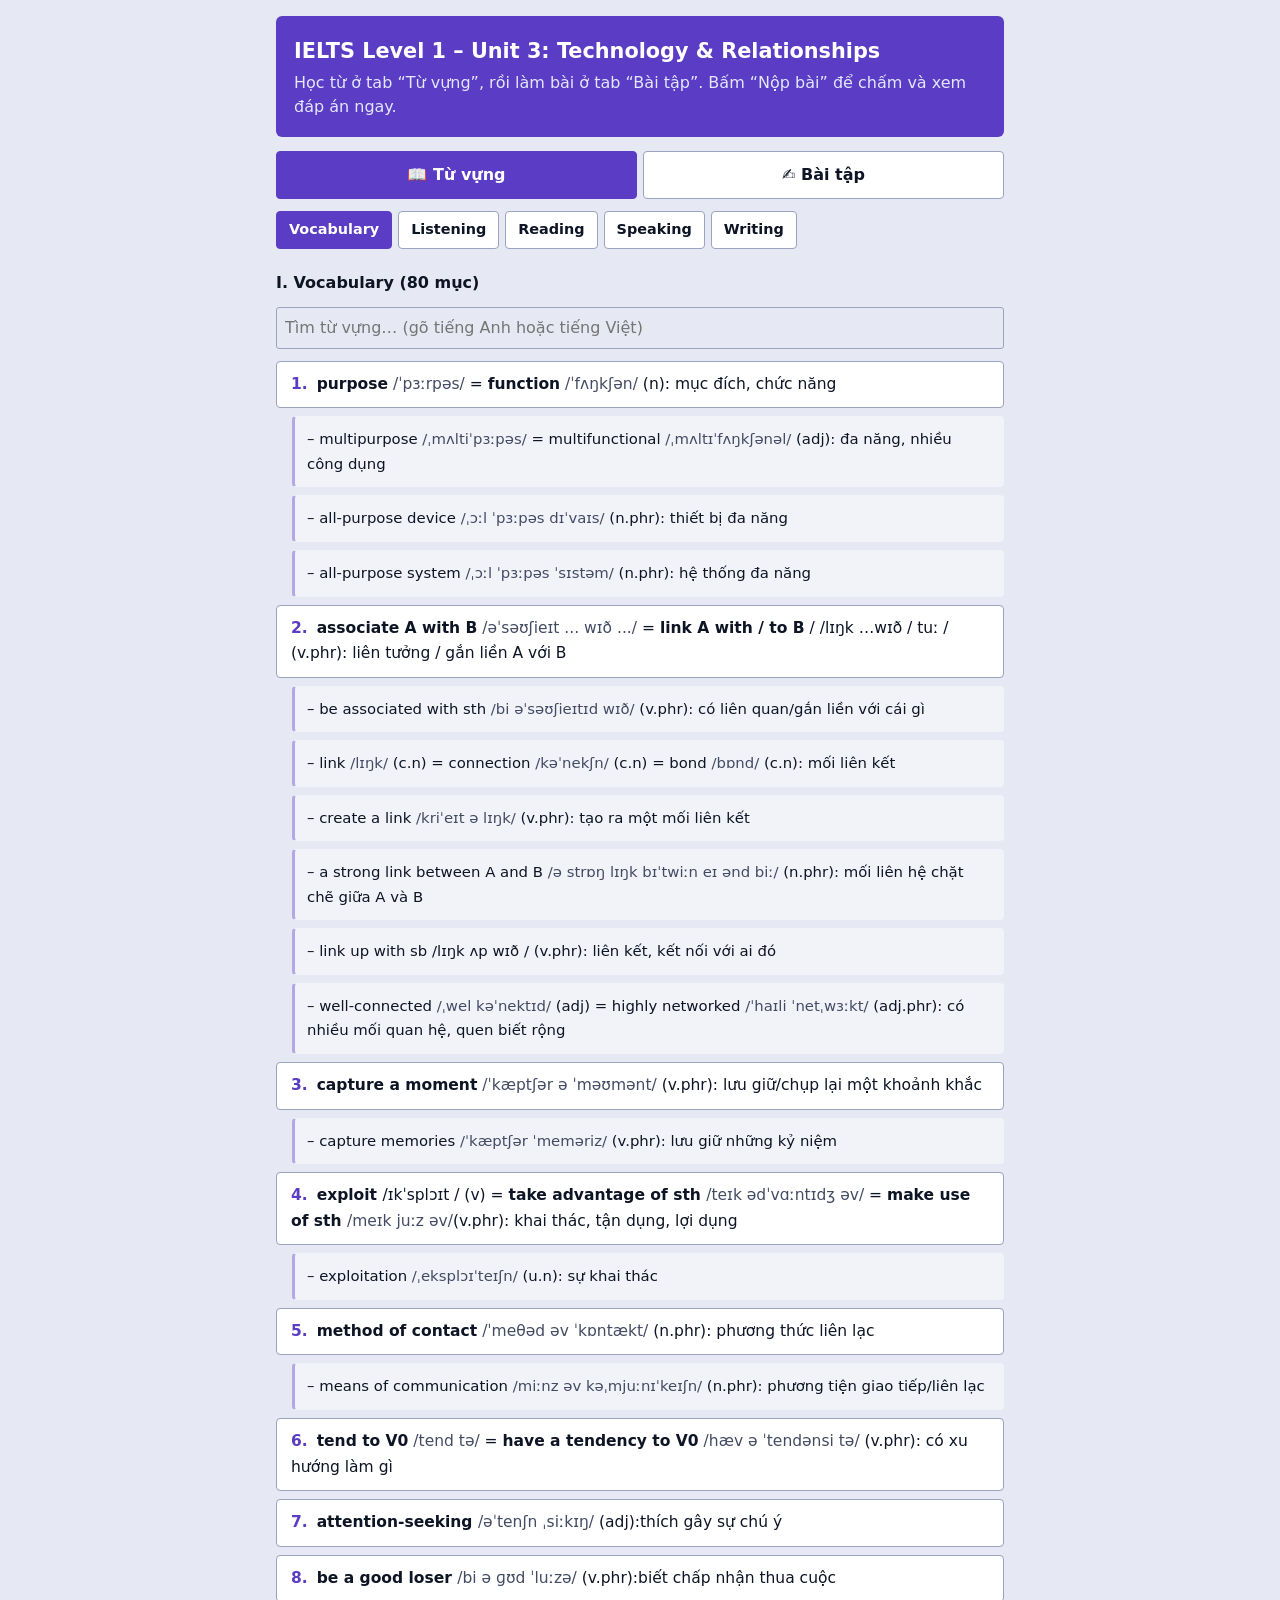
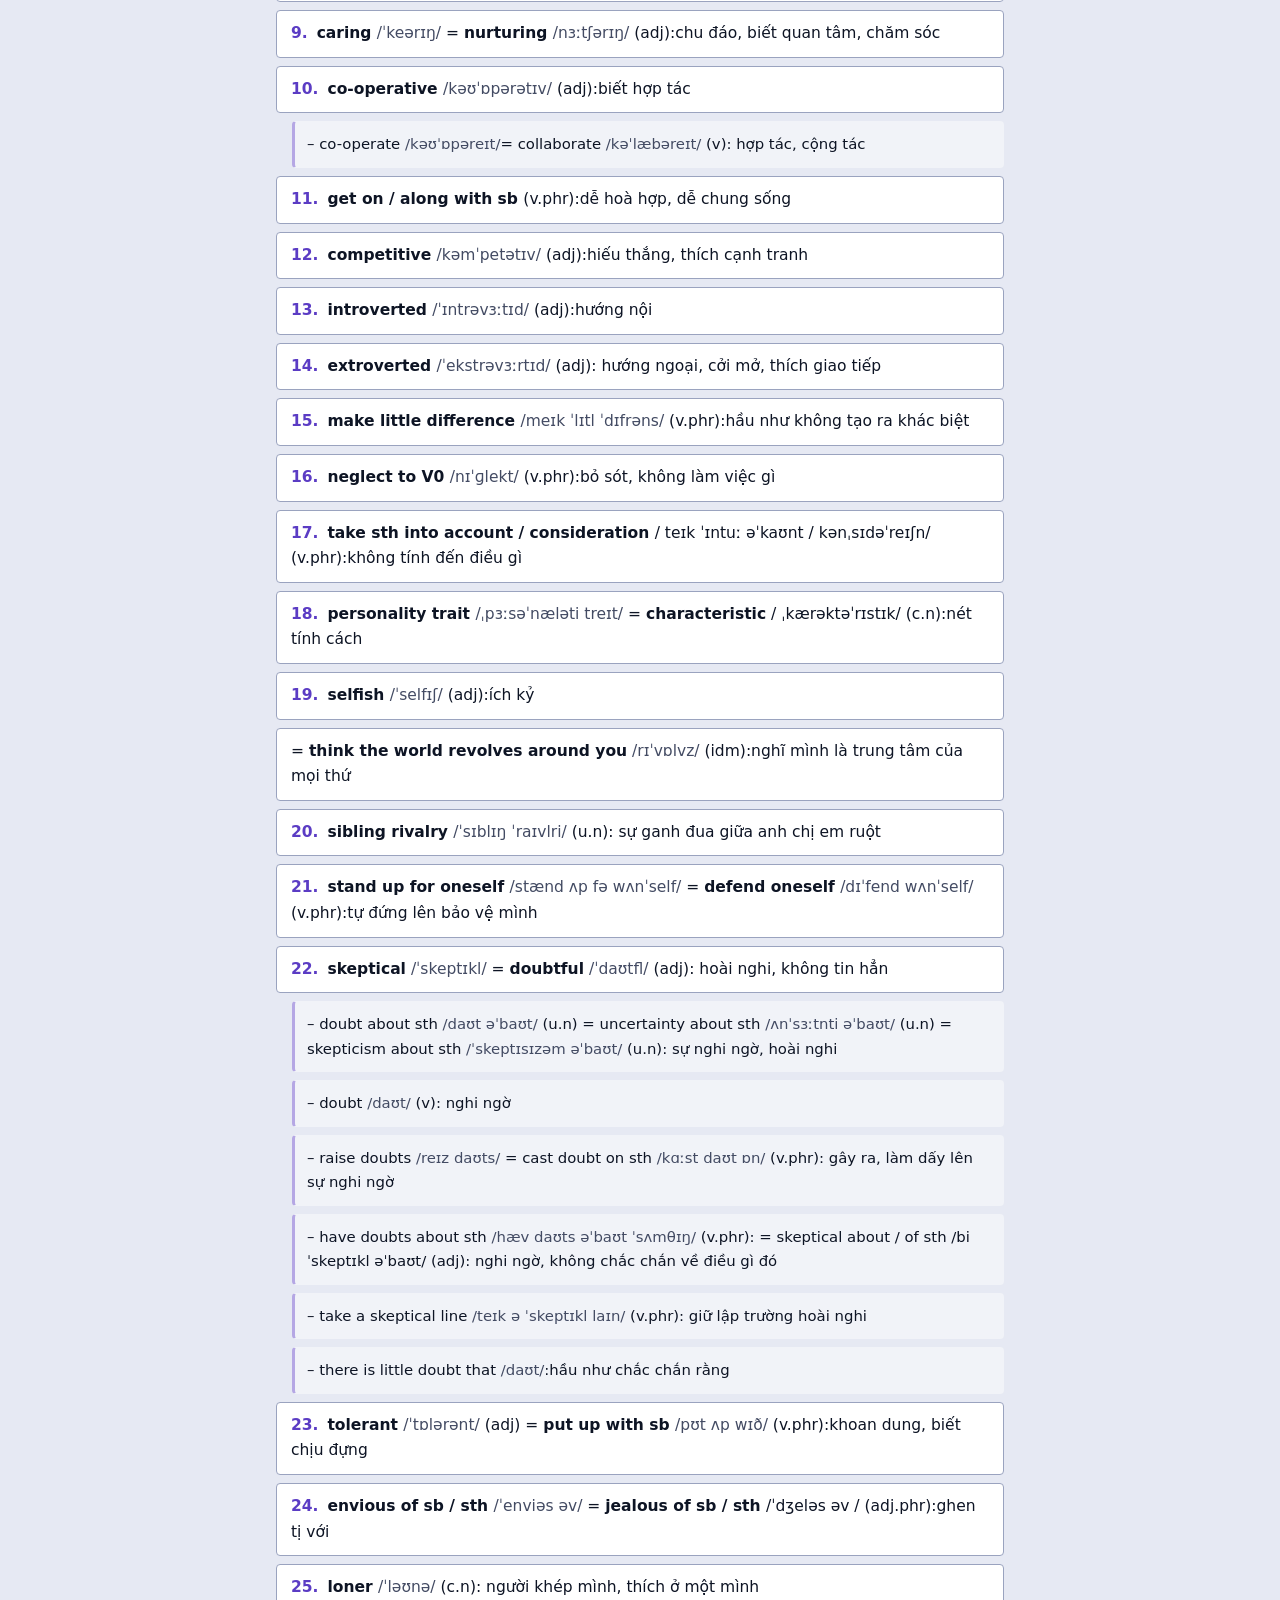
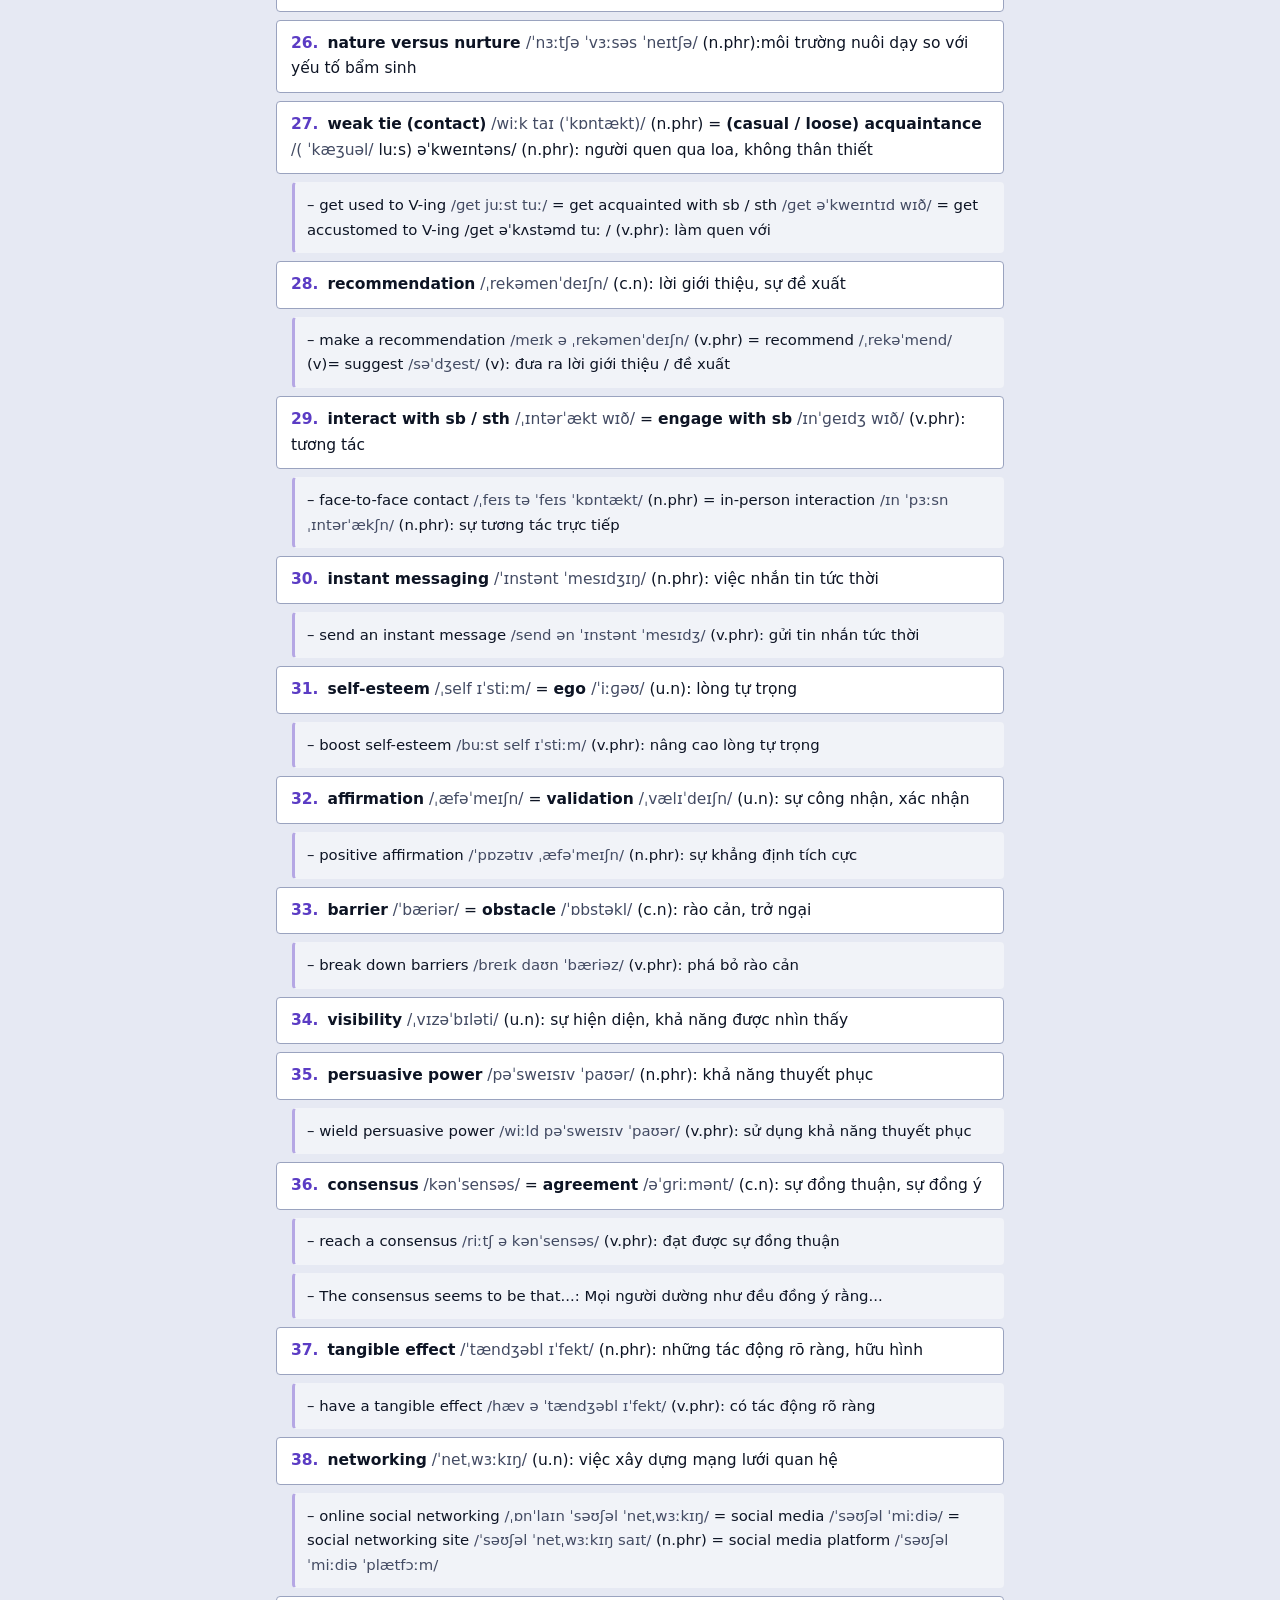
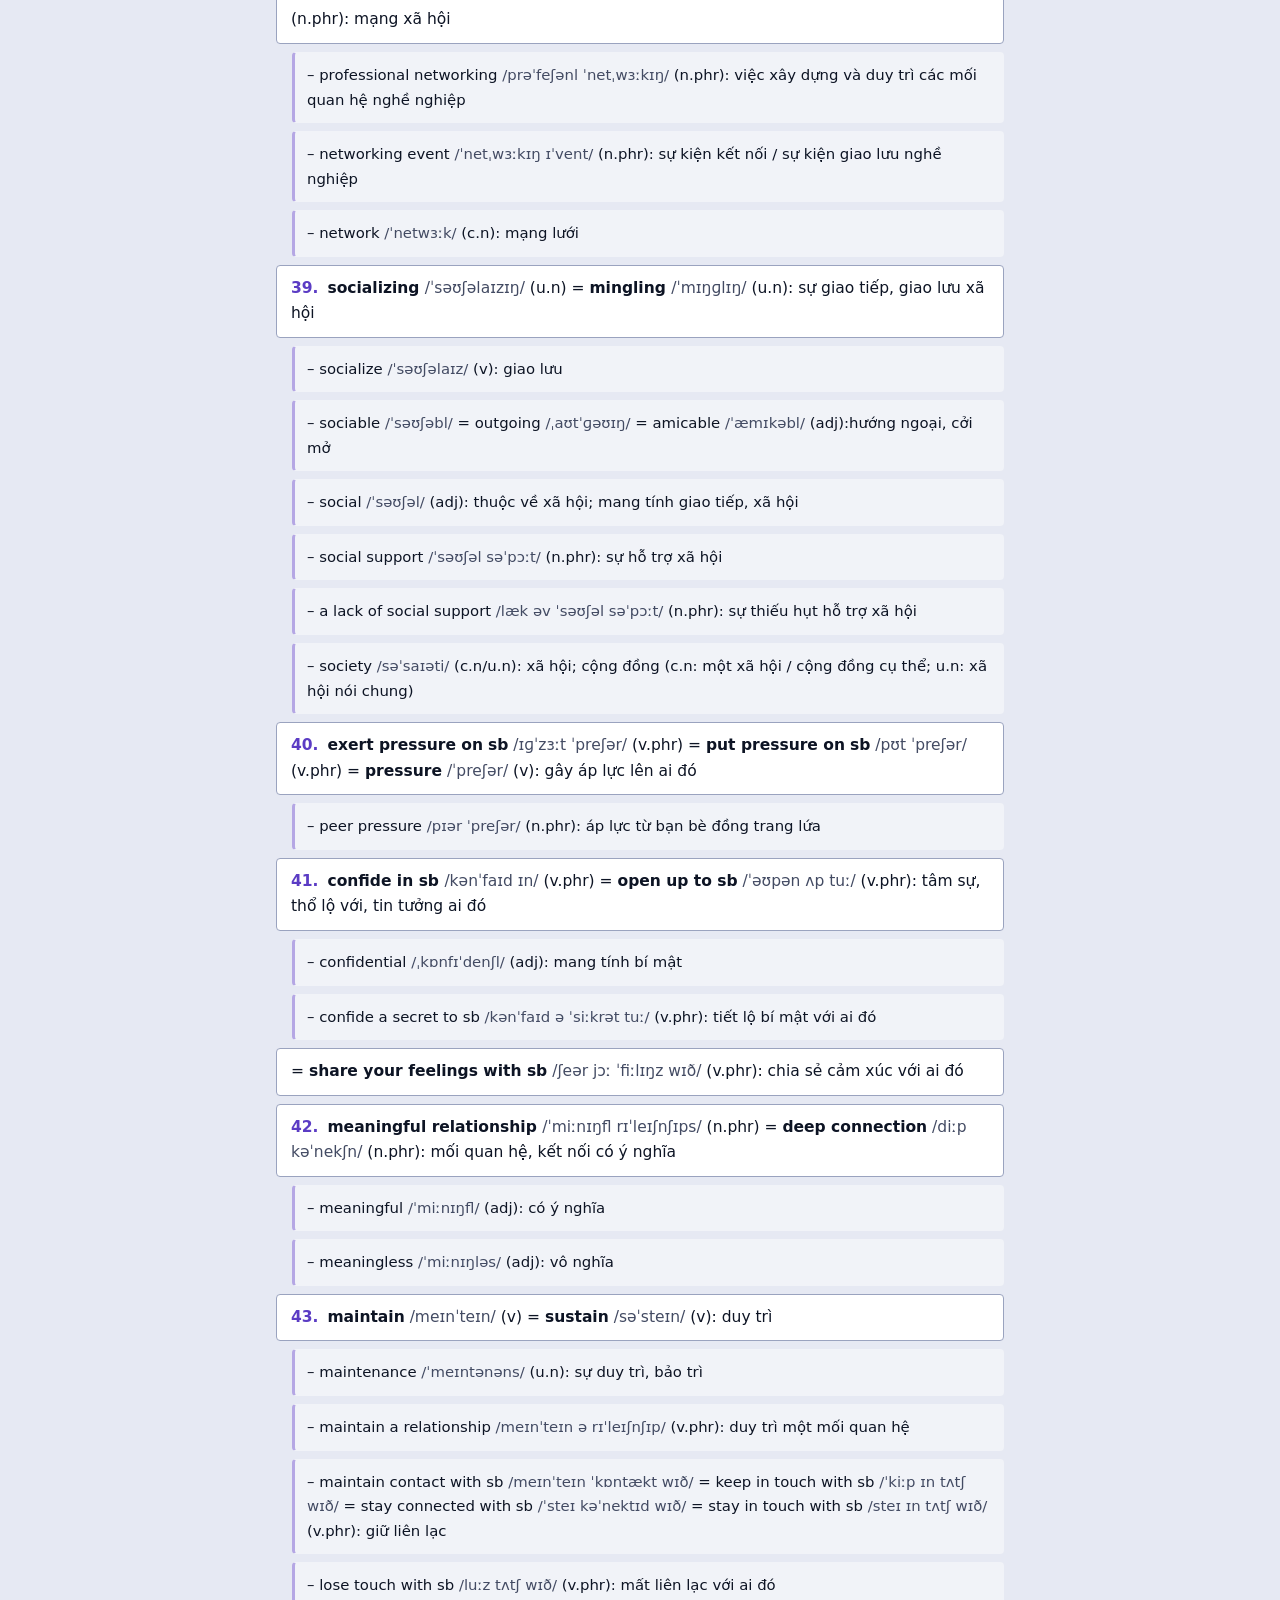
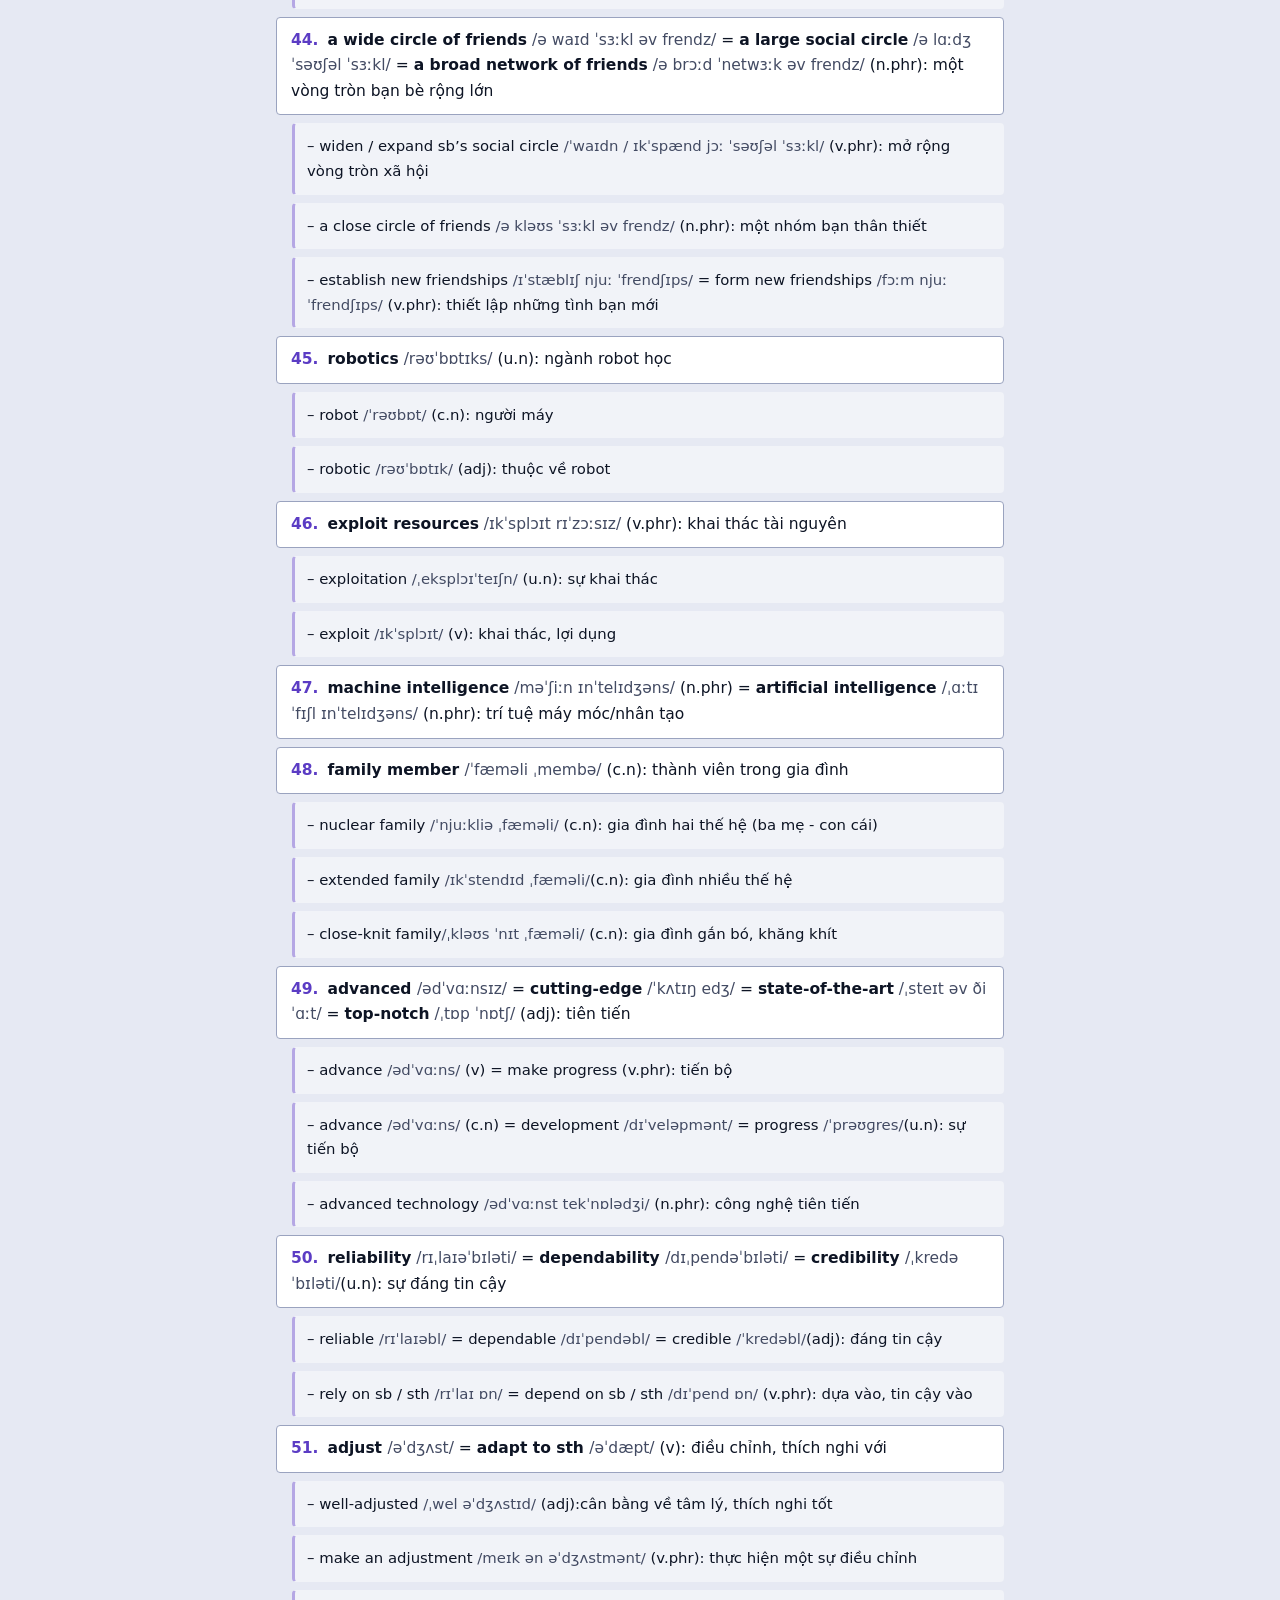
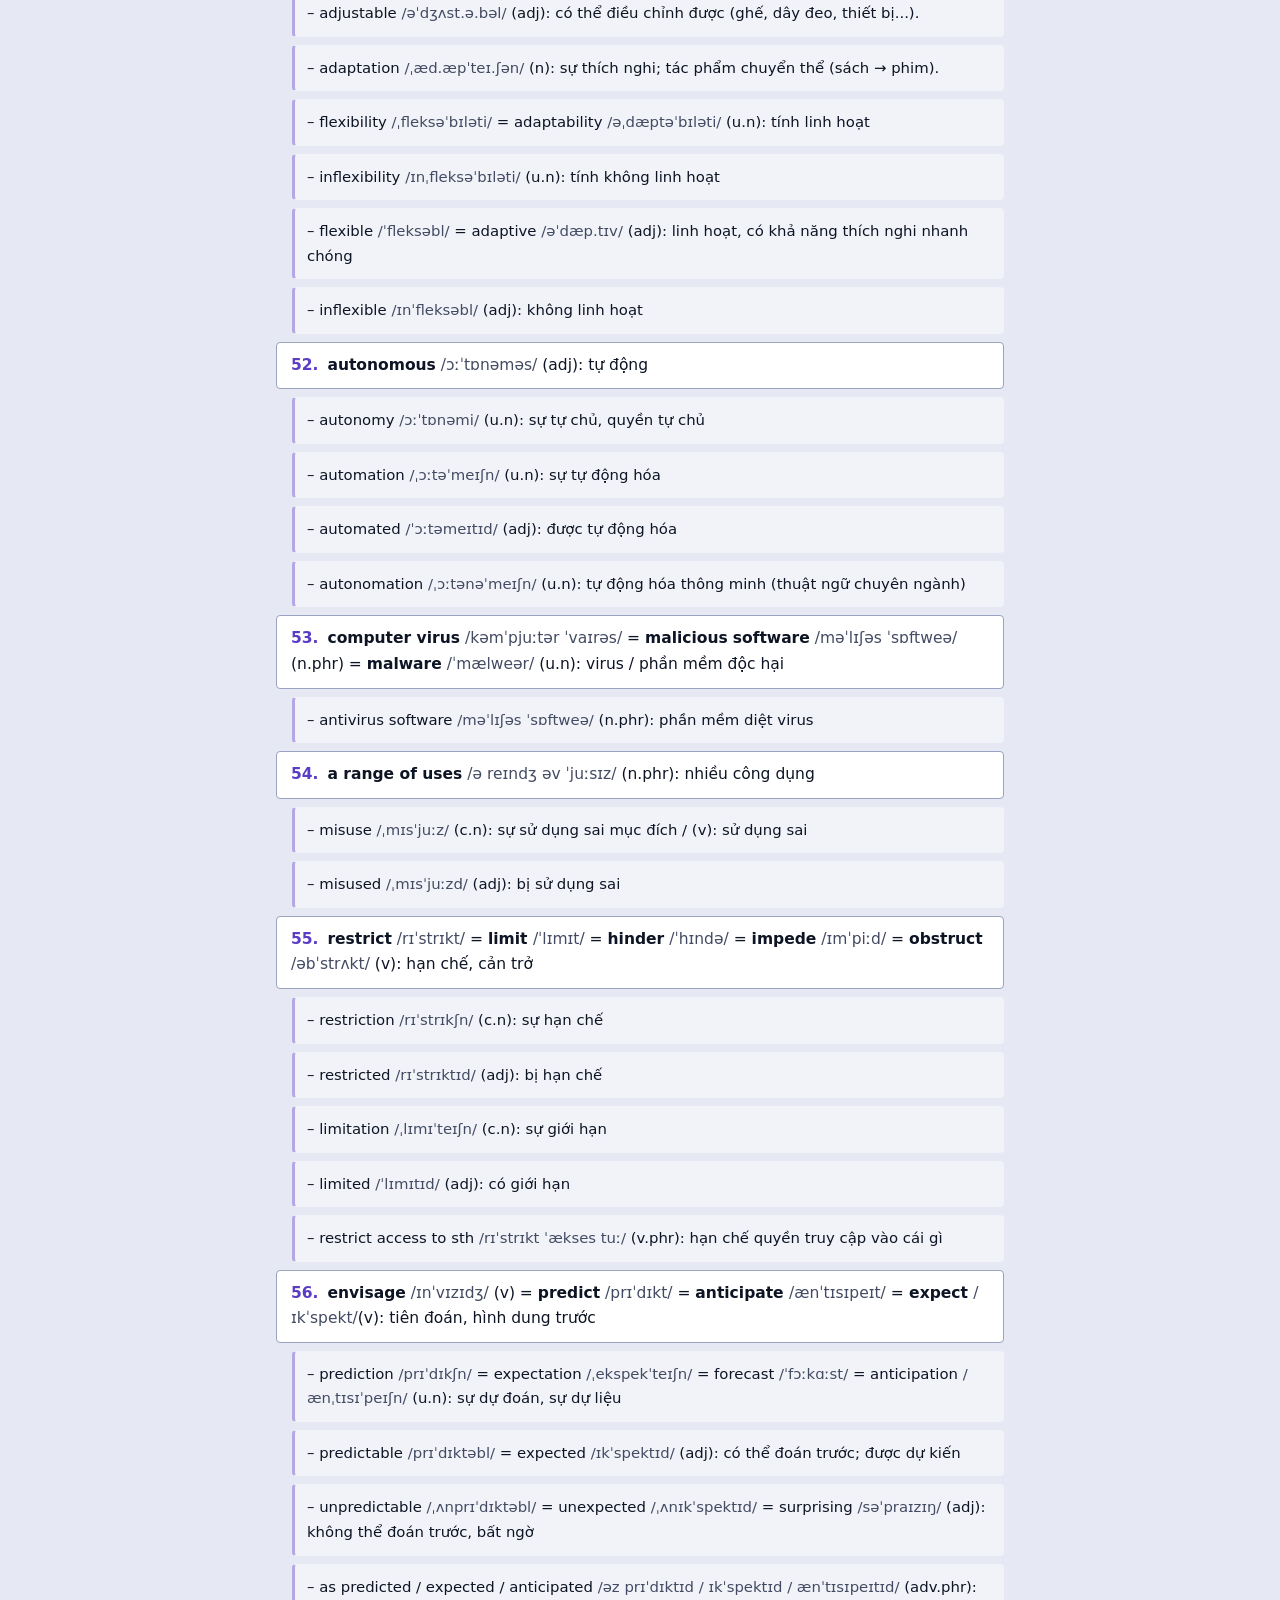
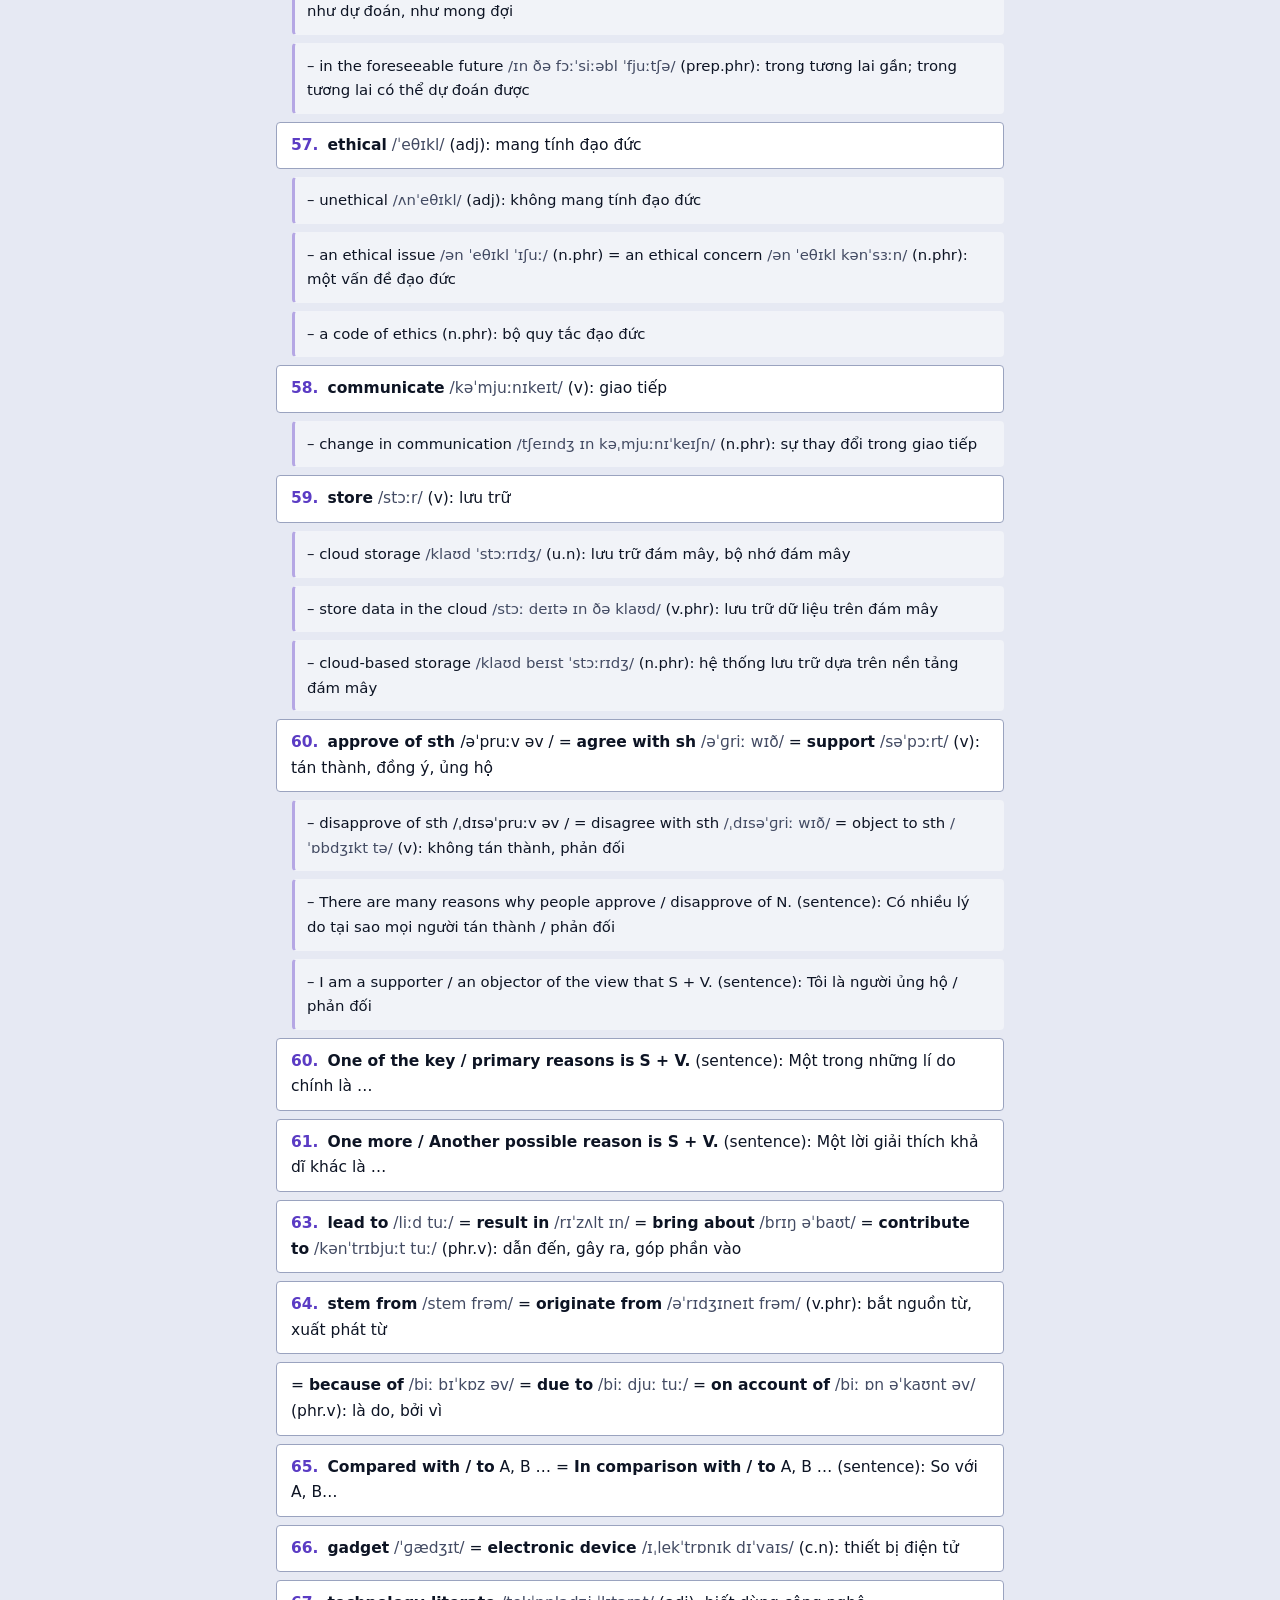
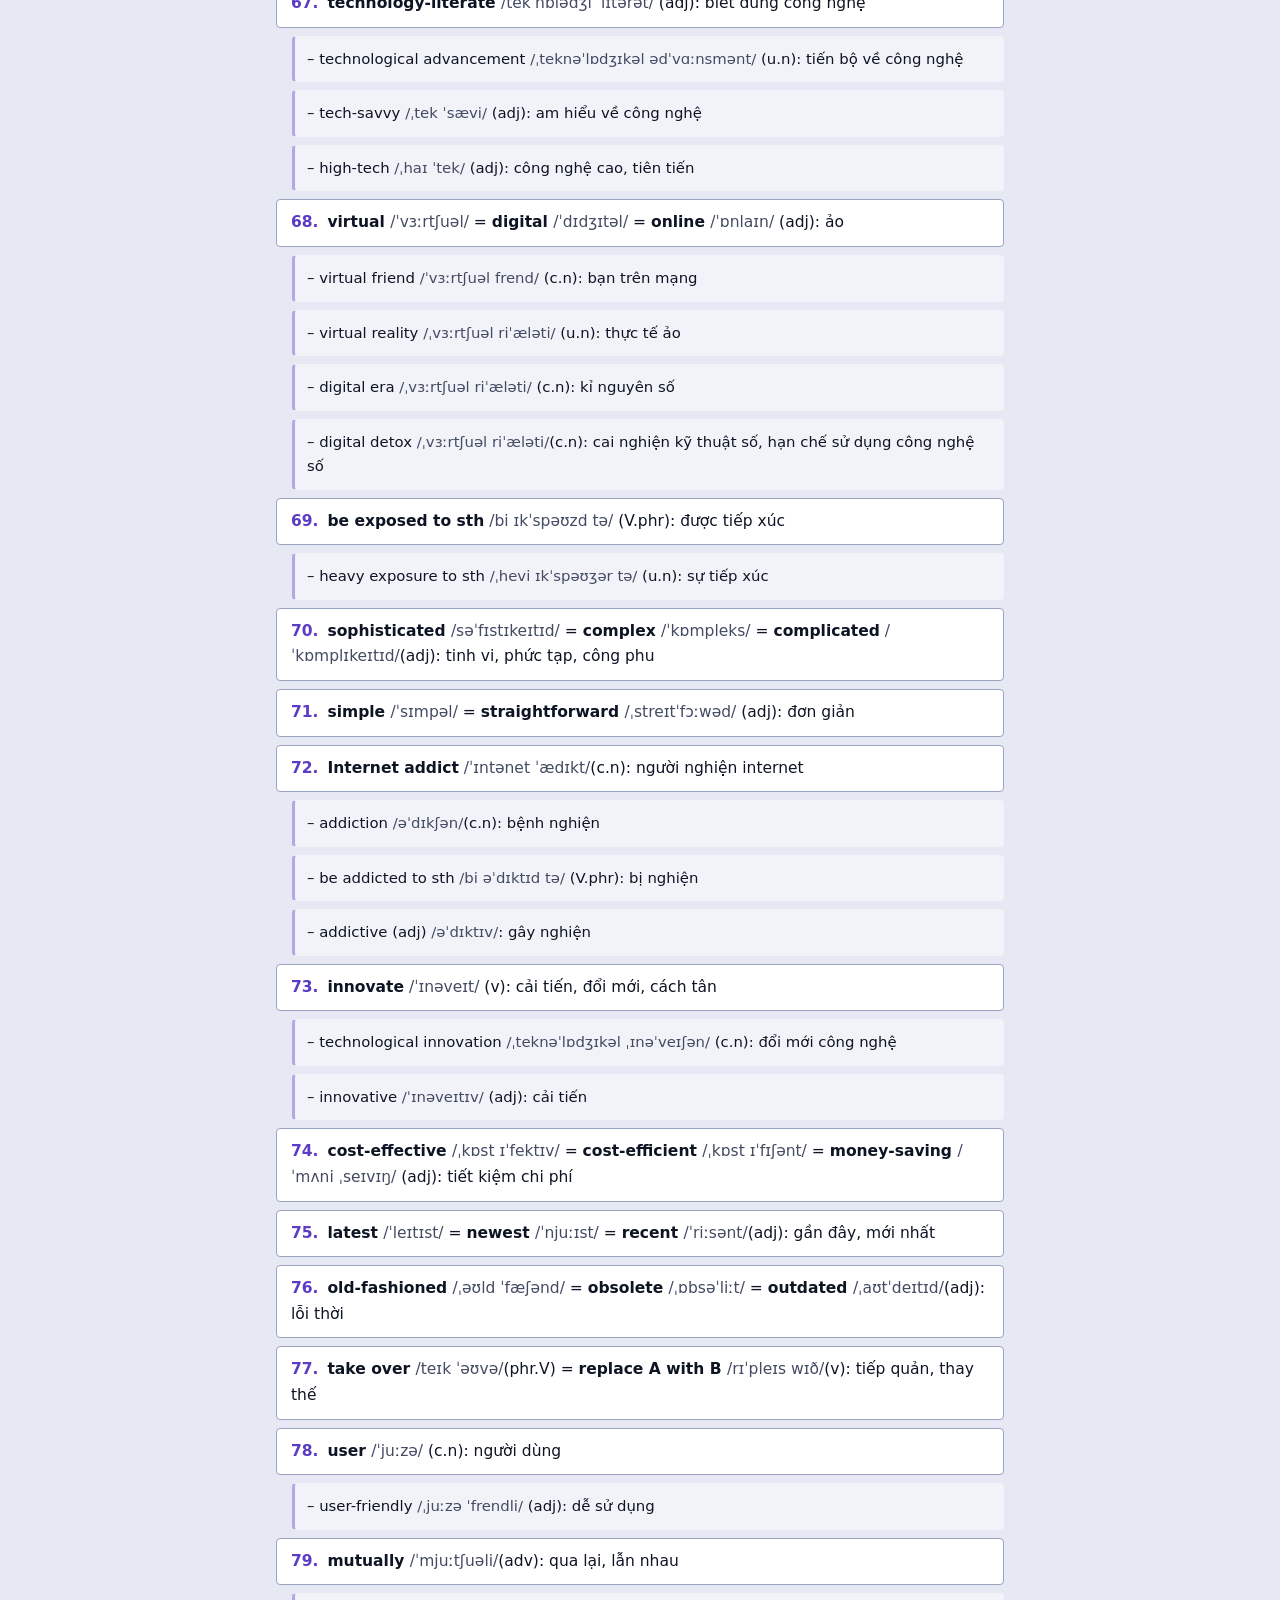
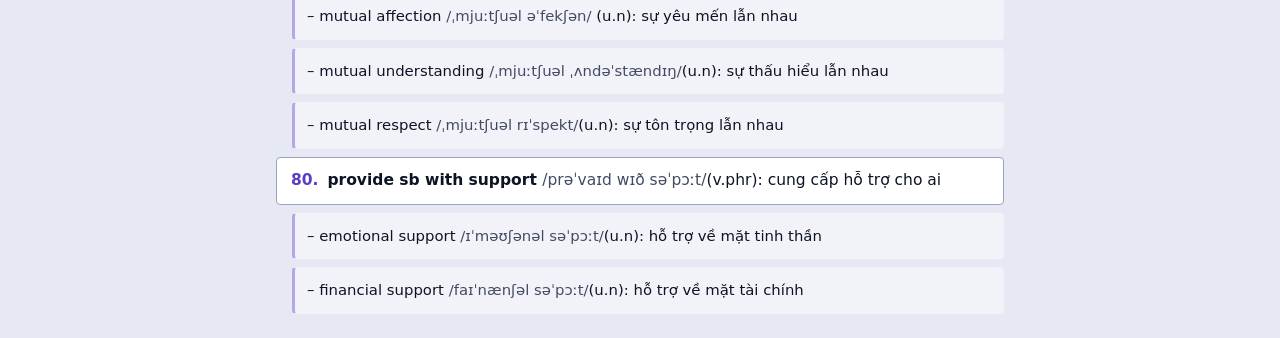
<file: unit3/vocab-exercises.html>
<!DOCTYPE html>
<html lang="vi"><head><meta charset="utf-8">
<meta name="color-scheme" content="light dark">
<meta name="viewport" content="width=device-width, initial-scale=1, viewport-fit=cover">
<title>IELTS Level 1 – Unit 3 Vocabulary Exercises</title>
<style>
:root{box-sizing:border-box;padding-top:env(safe-area-inset-top,0px);padding-bottom:env(safe-area-inset-bottom,0px);--bg:#e6e9f3;--card:#fff;--tx:#0d1424;--mu:#434b63;--pr:#5b3cc4;--ok:#0a6445;--okb:#c4ead9;--no:#a3261a;--nob:#f8d0cb;--bd:#9aa3bf}
html{scroll-padding-top:env(safe-area-inset-top,0px)}
@media (prefers-color-scheme:dark){:root:not([data-theme="light"]){--bg:#12151c;--card:#1b2030;--tx:#e8ebf3;--mu:#98a;--pr:#7c9bff;--ok:#4cd6a0;--okb:#143a2c;--no:#ff8a7d;--nob:#40201d;--bd:#323a52}}
:root[data-theme="dark"]{--bg:#12151c;--card:#1b2030;--tx:#e8ebf3;--mu:#98a;--pr:#7c9bff;--ok:#4cd6a0;--okb:#143a2c;--no:#ff8a7d;--nob:#40201d;--bd:#323a52}
*{box-sizing:border-box}body{margin:0;background:var(--bg);color:var(--tx);font:16px/1.5 system-ui,Arial,sans-serif}
main{max-width:760px;margin:0 auto;padding:16px}
h1{font-size:1.3rem;margin:.2em 0}.sub{color:var(--mu);margin:0 0 12px}
nav{display:flex;gap:6px;flex-wrap:wrap;margin-bottom:14px}
nav button{border:1px solid var(--bd);background:var(--card);color:var(--tx);padding:7px 12px;border-radius:4px;cursor:pointer;font:inherit;font-size:.9rem}
nav button.on{background:var(--pr);color:#fff;border-color:var(--pr)}
.ins{font-weight:600;margin:0 0 12px}
.q{background:var(--card);border:1px solid var(--bd);border-radius:4px;padding:12px;margin-bottom:10px}
.q.ok{border-color:var(--ok);background:var(--okb)}.q.no{border-color:var(--no);background:var(--nob)}
.o{display:block;padding:6px 8px;border-radius:3px;cursor:pointer}.o:hover{background:rgba(120,130,160,.15)}
.o input{margin-right:8px}
input[type=text]{width:100%;margin-top:6px;padding:8px;border:1px solid var(--bd);border-radius:3px;font:inherit;background:var(--bg);color:var(--tx)}
.fb{margin-top:6px;font-size:.92rem;font-weight:600}.q.ok .fb{color:var(--ok)}.q.no .fb{color:var(--no)}
.bar{display:flex;gap:8px;align-items:center;flex-wrap:wrap;margin:14px 0}
.bar button{padding:10px 18px;border:0;border-radius:4px;font:inherit;font-weight:600;cursor:pointer;background:var(--pr);color:#fff}
.bar button.g{background:var(--card);color:var(--tx);border:1px solid var(--bd)}
.sc{font-weight:700;font-size:1.05rem}
u{text-decoration-thickness:2px}

h1{background:#5b3cc4;color:#fff;padding:20px 18px 4px;margin:0;border-radius:6px 6px 0 0}
.sub{background:#5b3cc4;color:#e3e8ff;padding:0 18px 18px;margin:0 0 14px;border-radius:0 0 6px 6px}
nav{position:sticky;top:env(safe-area-inset-top,0px);background:var(--bg);padding:8px 0;z-index:5;flex-wrap:nowrap;overflow-x:auto}
nav button{white-space:nowrap;font-weight:600}
.q{box-shadow:0 1px 3px rgba(20,30,60,.08);transition:.15s}
.bar button{box-shadow:0 2px 6px rgba(91,60,196,.45)}.bar button:disabled{opacity:.5;box-shadow:none}
.sc{background:var(--card);border:1px solid var(--bd);padding:8px 14px;border-radius:4px}
select{font:inherit;margin:0 4px;padding:3px 4px;border:1.5px solid var(--bd);border-radius:3px;background:var(--bg);color:var(--tx);max-width:100%}
select.ok{border-color:var(--ok);background:var(--okb)}select.no{border-color:var(--no);background:var(--nob)}
.cl{line-height:2.4}.cl span{font-size:.85rem;font-weight:600;color:var(--no)}
.q.rv{border-color:#b26a00;background:#fff0d6}.q.rv .fb{color:#8a5200}@media (prefers-color-scheme:dark){:root:not([data-theme=light]) .q.rv{background:#3d2f12}:root:not([data-theme=light]) .q.rv .fb{color:#ffc766}}.pl div{padding:2px 0}select{min-width:70px}
.seg{display:flex;gap:6px;margin:0 0 4px}.seg button{flex:1;border:1px solid var(--bd);background:var(--card);color:var(--tx);padding:11px;border-radius:4px;cursor:pointer;font:inherit;font-weight:700}.seg button.on{background:var(--pr);color:#fff;border-color:var(--pr)}.vi{background:var(--card);border:1px solid var(--bd);border-radius:4px;padding:8px 12px;margin-bottom:6px}.vi.sub{margin-left:20px;border-left:4px solid var(--pr)}.ph{color:var(--mu);font-style:normal}h3{margin:18px 0 8px;color:var(--pr);font-size:1.05rem}
:root{color-scheme:light dark}.vi,.vi b,.q,.q b,.ins{color:var(--tx)!important}b{font-weight:600}.vi{padding:10px 14px;margin-bottom:8px;line-height:1.65;font-size:.97rem;box-shadow:none}.vi.sub{margin-left:16px;padding-left:12px;background:var(--bg);background:color-mix(in srgb,var(--card) 45%,var(--bg));border:1px solid transparent;border-left:3px solid var(--pr);border-left-color:color-mix(in srgb,var(--pr) 45%,var(--card));font-size:.93rem}.vi.sub b{font-weight:500}.q{padding:14px 16px;margin-bottom:12px}h3{margin:22px 0 10px}.vi .ph{color:var(--mu)!important}
.cwr{overflow-x:auto;padding:4px 0 12px}.cw{display:grid;gap:2px;width:max-content}.cw div{width:34px;height:34px;position:relative}.cw input{width:100%;height:100%;padding:0;margin:0;text-align:center;text-transform:uppercase;font:700 1rem system-ui;border:1.5px solid var(--tx);border-radius:2px;background:var(--card);color:var(--tx)}.cw small{position:absolute;top:1px;left:2px;font-size:.6rem;line-height:1;color:var(--mu);pointer-events:none}.cw input.ok{background:var(--okb);border-color:var(--ok)}.cw input.no{background:var(--nob);border-color:var(--no)}
.vn{color:var(--pr);font-weight:700;margin-right:4px}
</style></head><body><main>
<h1>IELTS Level 1 – Unit 3: Technology &amp; Relationships</h1>
<p class="sub">Học từ ở tab “Từ vựng”, rồi làm bài ở tab “Bài tập”. Bấm “Nộp bài” để chấm và xem đáp án ngay.</p>
<nav id="nav"></nav><div id="ex"></div>
</main>
<script>
const L="ABCD",L2="ABCDEFGHIJ";
const E=[{"t": "Exercise 1", "k": "m", "i": "Choose the most suitable word or phrase (A, B, C, or D) to complete the passage.<div class=\"q\" style=\"margin-top:10px;font-weight:400\">Technology is developing rapidly and changing the way people live and work. Modern devices now have a <b>(1)</b> ________, allowing them to be used for communication, entertainment, and work. Many of these devices are also becoming more <b>(2)</b> ________, so they can perform tasks with less human control. However, people need to <b>(3)</b> ________ new technologies as they develop. They also increasingly <b>(4)</b> ________ digital devices to store and access important information. For example, <b>(5)</b> ________ allows users to save data online rather than on a physical device. At the same time, a <b>(6)</b> ________ can damage a computer or steal information, so <b>(7)</b> ________ is important for protecting devices. As technology advances, experts try to <b>(8)</b> ________ future developments. Although new technology can have a <b>(9)</b> ________ effect on society, it may also create <b>(10)</b> ________ that need to be carefully considered.</div>", "d": "Gap (1)|range of uses|restriction|ethical issue|personality trait|2\nGap (2)|reliable|autonomous|skeptical|extroverted|1\nGap (3)|exploit|outstrip|restrict|adjust to|3\nGap (4)|take over|rely on|neglect|surpass|1\nGap (5)|machine intelligence|cloud storage|social networking|robotics|1\nGap (6)|range of uses|advanced technology|computer virus|ethical concern|2\nGap (7)|machine intelligence|technological advancement|antivirus software|cloud storage|2\nGap (8)|communicate|envisage|restrict|store|3\nGap (9)|tangible|autonomous|outdated|restricted|0\nGap (10)|ethical concerns|personality traits|social circles|mutual understanding|0"}, {"t": "Exercise 2", "k": "m", "i": "Choose the word or phrase with the OPPOSITE meaning of the underlined word/phrase.", "d": "Some people are naturally [[extroverted]] and enjoy meeting new people, while others prefer to keep to themselves.|caring|competitive|introverted|tolerant|2\nA [[meaningful relationship]] is usually built on trust, understanding, and genuine emotional connection.|close relationship|superficial relationship|mutual relationship|lasting relationship|1\nPeople who are [[tolerant]] are generally willing to accept opinions and lifestyles that differ from their own.|understanding|cooperative|respectful|intolerant|3\nSomeone who is [[selfish]] tends to put their own needs before those of others.|caring|competitive|skeptical|extroverted|0\nA person with [[a wide circle of friends]] tends to know and interact with many different people.|a strong bond|a close-knit family|a small social circle|a meaningful relationship|2\nWhen two people [[get along with each other]], they usually have a positive relationship.|communicate with each other|fall out with each other|confide in each other|collaborate with each other|1\nSomeone who is [[co-operative]] is generally willing to work with others to achieve a common goal.|supportive|sociable|competitive|caring|2\nIf you [[maintain contact]] with someone, you continue communicating with that person over time.|establish a friendship|lose touch with them|interact with them|get to know them|1\nAn [[amicable]] relationship is characterized by friendliness and a lack of serious conflict.|hostile|meaningful|mutually supportive|close-knit|0\nPeople who [[confide in someone]] usually trust that person enough to share personal thoughts or problems.|support|appreciate|avoid opening up to|get to know|2\nSomeone who is [[attention-seeking]] often wants other people to notice or admire them.|reserved|caring|introverted|competitive|0\nA person who is [[competitive]] usually wants to perform better than others.|cooperative|ambitious|extroverted|confident|0\nWhen people [[stand up for themselves]], they do not simply accept unfair treatment from others.|defend themselves|remain passive|express themselves|communicate openly|1\n[[A close circle of friends]] usually consists of people who know and trust one another well.|a strong social network|a wide network of acquaintances|a close-knit group|a meaningful friendship|1\nIf two people [[have a lot in common]], they share similar interests, experiences, or characteristics.|have a strong bond|have nothing in common|get along well|enjoy each other's company|1"}, {"t": "Exercise 3", "k": "w", "i": "Complete the crossword using the clues below.", "w": [["support", 0, 0, "A", 8], ["robot", 0, 5, "D", 3], ["selfish", 1, 8, "A", 10], ["social", 1, 8, "D", 4], ["bond", 3, 3, "D", 2], ["reliable", 3, 10, "A", 9], ["optimize", 4, 3, "A", 1], ["restrict", 3, 10, "D", 5], ["exploit", 8, 5, "A", 6], ["ethical", 10, 9, "A", 7]], "cl": ["<div style=\"margin:3px 0\">1. To make something work as effectively as possible or to improve its performance.</div><div style=\"margin:3px 0\">6. To use something, especially a resource or situation, in order to gain a benefit from it.</div><div style=\"margin:3px 0\">7. Related to principles of what is right and wrong, especially in the way people behave or use technology.</div><div style=\"margin:3px 0\">8. Help or assistance given to someone who needs it.</div><div style=\"margin:3px 0\">9. Able to be trusted to work well or behave consistently.</div><div style=\"margin:3px 0\">10. Caring mainly about your own needs and interests rather than those of other people.</div>", "<div style=\"margin:3px 0\">2. A strong emotional or social connection that develops between people through shared experiences, trust, or mutual understanding.</div><div style=\"margin:3px 0\">3. A programmable machine designed to carry out tasks automatically, often performing actions that would otherwise require human effort.</div><div style=\"margin:3px 0\">4. Related to society, interaction with other people, or community life.</div><div style=\"margin:3px 0\">5. To limit or control something, especially by setting rules or restrictions.</div>"]}, {"t": "Exercise 4 (A)", "k": "m", "i": "Choose the word or phrase CLOSEST in meaning to the underlined text.", "d": "Some futurologists [[envisage]] a future in which autonomous cars completely replace human drivers, but I think that is still a long way off.|rule out|design|predict|envy|2\nIn some areas, machine intelligence has already [[outstripped]] human ability, for example in playing chess or processing huge amounts of data.|fallen behind|copied|stripped|gone beyond|3\nMy grandparents are rather [[skeptical]] about online friendships because they believe you can't build a deep connection without face-to-face contact.|enthusiastic|doubtful|careless|jealous|1\nSome teenagers post photos constantly because they seek [[affirmation]] from their followers, which can boost their self-esteem in the short term.|approval|criticism|privacy|confirmation|0\nParents should restrict access to certain websites because [[malicious]] software can steal personal data without users even noticing.|harmless|outdated|harmful|unknown|2\nMy sister is very [[tolerant]] of other people's habits, so she rarely falls out with her roommates even when they are messy.|accepting|critical|envious|fond|0\nMany science fiction films show a [[dystopian]] future in which robots gain supremacy over humans and people lose their freedom.|perfect and peaceful|very bad and frightening|highly advanced|distant|1\nChildren who receive enough parental attention tend to become [[well-adjusted]] adults who can handle stress and get along with others easily.|anxious and insecure|highly educated|well-dressed|emotionally stable|3\nModern smartphones have become so [[sophisticated]] that older users often struggle to exploit all their facilities.|simple|portable|complex and advanced|fashionable|2\nAlthough my roommate and I have very different personality traits, we have learned to co-exist [[amicably]] by respecting each other's space.|aggressively|peacefully|independently|admirably|1"}, {"t": "Exercise 4 (B)", "k": "t", "i": "Write the word OPPOSITE in meaning to the underlined text (the first letter is given).", "d": "My younger brother is quite <u>extroverted</u>, just like our father.<br>→ i_ __ __ __ __ _|-|introverted\nThe article discusses the <u>ethical</u> use of artificial intelligence in schools.<br>→ u_ __ __ __ _|-|unethical\nEveryone in my class knows that he is <u>unreliable</u> when it comes to group projects.<br>→ d_ __ __ __ _ _|-|dependable\nThe long-term effects of AI on the job market are fairly <u>predictable</u>.<br>→ u_ __ __ __ __ __ _|-|unpredictable\nMost of the contacts on my Facebook account are <u>close friends</u>.<br>→ w_ _ _  t_ _ _|-|weak ties\nFree users have <u>unlimited</u> access to all of the app's features.<br>→ r_ __ __ __ _ _|-|restricted\nMy manager has a very <u>flexible</u> attitude towards working from home.<br>→ i_ __ __ __ _ _|-|inflexible\nYoung children often treat their toys as <u>living things</u>.<br>→ i_ __ __ _ _  o_ __ __ _ _|-|inanimate objects\nOur teacher encourages us to <u>compete</u> with each other during group activities.<br>→ c_ __ __ __ __ _|-|collaborate/cooperate/co-operate\nMost of the videos my brother watches online are quite <u>serious</u>.<br>→ f_ __ __ __ _|-|frivolous"}, {"t": "Exercise 5", "k": "t", "err": 1, "i": "Find the error (spelling, word use, word form) in each sentence and type the corrected word/phrase.", "d": "Many teenagers today are addicted with online games and spend hours playing them every night.|addicted with|addicted to/to\nI have known my best friend for ten years, and our friendship is based on mutually respect.|mutually respect|mutual respect/mutual\nMy grandparents still use an obselete mobile phone that can only make calls and send texts.|obselete|obsolete\nTalking to close friends helps me win personal hardships and feel less stressed.|win|overcome/get over/get through\nYoung children who are exposed with screens too early may find it hard to concentrate, especially when games are so addictive.|exposed with|exposed to/to\nI think reliable is the most important quality in a true friend because I need someone I can turn to when things go wrong.|reliable|reliability\nThanks to instant messaging, I no longer miss touch with my friends from high school, even though we now live in different cities.|miss touch|lose touch/lose\nWith a smartphone, I can access to information in real time wherever I am, which is really useful for my studies at university.|access to information|access information/access\nMy younger brother and I used to argue a lot, but now we get on well to each other and rarely fall out with each other.|get on well to each other|get on well with each other/with\nLast summer, I decided to make a digital detox for a week, and I was surprised by how much time I used to waste on frivolous videos.|make a digital detox|do a digital detox/go on a digital detox/have a digital detox/take a digital detox/do/go on/have/take\nIn a close-knit family like mine, everyone cherishes each other, so when my father lost his job, we could rely on relatives who provided us with finance support.|finance support|financial support/financial\nAlthough I'm not very technology-literate, I've gradually got used with smartphones, and now I use a range of user-friendly apps to optimize my daily schedule.|got used with|got used to/used to/to\nSocial media makes it easy to stay in touch with a large social circle, but in-person interaction is still essential if you want to build a meaningless relationship with someone.|meaningless relationship|meaningful relationship/meaningful\nMy roommate is quite selfish, but I've learned to be tolerant and put up for his bad habits, so we now co-exist amicably in our small apartment.|put up for|put up with/with\nMany people worry that artificial intelligence will take over their jobs, but I believe it can also offer cost-effective and innovation solutions to everyday problems, as long as people know how to use it wisely.|innovation solutions|innovative solutions/innovative"}, {"t": "Exercise 6 (P1)", "k": "b", "box": "addictive/all-purpose/in real time/latest/old-fashioned/store/take over/tech-savvy/user-friendly/virtual reality", "i": "Fill in the blank with the correct word from the box.", "d": "<b>What piece of technology do you use most often?</b><br>It's definitely my smartphone. It's an _____ device because I use it for studying, online banking, taking photos and even paying for my coffee.|all-purpose\n<b>How easy is it for you to learn new features?</b><br>Pretty straigtforward, actually. I'm quite _____, so I can usually figure out all the new features within a day without reading any instructions.|tech-savvy\n<b>What do you like about reading on a digital device?</b><br>I prefer e-readers because they can _____ hundreds of books, so I don't have to carry a heavy bag full of books when I travel.|store\n<b>Have you ever spent a whole day without your phone/computer?</b><br>Yes, once. I turned off my phone for a whole weekend and realised how _____ social media is, because I kept reaching for my phone every few minutes.|addictive\n<b>Why would you like technology or AI to handle housework for you?</b><br>I'd love a robot to _____ all my household chores, like cooking and cleaning, so I could spend more time on my hobbies.|take over\n<b>Are your parents good at using new apps?</b><br>Not really. They find new apps quite confusing, so I always install ones that are _____, with large icons and simple menus.|user-friendly\n<b>Do you still keep any old gadgets at home?</b><br>Yes, I still keep my grandfather's radio. It looks a bit _____ now, but it still works perfectly, so I sometimes listen to the news on it.|old-fashioned\n<b>How do you usually keep up with the news?</b><br>I mostly read the news on my phone because I can get updates _____, so I know what's happening almost as soon as it happens.|in real time\n<b>Do you like buying new gadgets?</b><br>Not really. I don't think I need the _____ phone model every year, especially when my current one still works well and does everything I need.|latest\n<b>Is there any new technology you'd like to try?</b><br>Yes, I'd love to try _____ games because they make you feel like you're actually inside the game world, which sounds really exciting.|virtual reality"}, {"t": "Exercise 6 (P2)", "k": "b", "box": "a lot in common/close circle/close-knit/face-to-face/fell out with/lost touch/open up to/reliable/sibling rivalry/turn to", "i": "Fill in the blank with the correct word from the box.", "d": "<b>Do you prefer talking in-person or texting?</b><br>I prefer talking _____ because I can understand people's feelings and reactions better. However, I often text when my friends are not nearby.|face-to-face\n<b>What do you usually do when you spend time with your close friends?</b><br>I usually go out for coffee, chat, or watch movies with my friends. Since we have _____, we rarely run out of things to talk about.|a lot in common\n<b>Is it easy for you to make friends with new people?</b><br>Not really, because I tend to have a _____ of friends rather than meet lots of new people. However, I can become quite sociable once I get to know someone.|close circle\n<b>How important is honesty in maintaining a good relationship?</b><br>I think honesty is essential because it helps people trust each other. A _____ friend should be honest, even when the truth is difficult to hear.|reliable\n<b>What can cause friendships to become stronger?</b><br>I think going through difficult experiences together can make friendships stronger. When problems arise, people often _____ their close friends for support.|turn to\n<b>Do you often argue with your friends?</b><br>Not often. Last year I _____ my best friend over a small misunderstanding, but we made up after a few days.|fell out with\n<b>Do you find it easy to share your feelings?</b><br>Not really. I find it hard to _____ other people about my feelings, so I usually keep my problems to myself.|open up to\n<b>Do you still keep in touch with your old classmates?</b><br>Only with a few. After we went to different universities, I _____ with most of them, which is a bit sad.|lost touch\n<b>How important is your family to you?</b><br>Extremely important. I grew up in a _____ family, so we always have dinner together and support each other through difficult times.|close-knit\n<b>Did you often compete with your siblings as a child?</b><br>Yes, there was a lot of _____ between my brother and me, especially when we both wanted our parents' attention.|sibling rivalry"}, {"t": "Exercise 7 (P1)", "k": "m", "i": "Choose the correct answer.", "d": "Unlike today, when we can __________ music online in seconds, I had to plug my MP3 player into a computer and copy every song manually.|access|access to|inform|associate|0\nTo be honest, I feel a little sad that MP3 players have been __________ by smartphones, because mine reminds me of my school days.|transferred|replace|informed|replaced|3\nThe gadget I'd like to talk about is my old MP3 player, which is now completely __________ because smartphones can do everything it used to do.|outdate|obsolete|tech-savvy|user-friendly|1\nToday, a smartphone is a __________ device that works as a music player, a camera and a means of communication at the same time.|multipurposed|frivolous|multifunctional|obsolete|2\nMy MP3 player also wasn't very __________, because it cost almost three months of my pocket money but could only do one thing.|user-friendly|cost-effective|cost-effectively|well-adjusted|1\nI still keep my MP3 player in a drawer because every song on it seems to __________ a special moment of my teenage years.|capture|exploit|broadcast|optimize|0\nMy parents bought my MP3 player for me in grade 7, and back then it was the most __________ gadget in my class, with a colour screen and 2GB of memory.|tech-savvy|technology-literate|high-tech|obsolete|2\nI mainly used my MP3 player because it could __________ around 500 songs, which was amazing for such a small device at that time.|store|broadcast|storage|capture|0\nHowever, I think this change is natural in the digital era, because __________ always makes our lives more convenient.|technology-literate|technologically advancement|technological advancement|an Internet addict|2\nCompared to modern smartphones, my MP3 player had a very __________ design, with just a few buttons to play, pause and skip songs.|sophisticated|cutting-edge|multifunctional|straightforward|3"}, {"t": "Exercise 7 (P1) – Match", "k": "x", "i": "Match each sentence of Practice 1 with the correct category.", "a": "BCABBCAACB", "p": "What the gadget was and when/why you used it\nHow it worked compared to modern alternatives\nHow you feel about its disappearance", "d": "Unlike today, when we can __________ music online in seconds, I had to plug my MP3 player into a computer and copy every song manually.\nTo be honest, I feel a little sad that MP3 players have been __________ by smartphones, because mine reminds me of my school days.\nThe gadget I'd like to talk about is my old MP3 player, which is now completely __________ because smartphones can do everything it used to do.\nToday, a smartphone is a __________ device that works as a music player, a camera and a means of communication at the same time.\nMy MP3 player also wasn't very __________, because it cost almost three months of my pocket money but could only do one thing.\nI still keep my MP3 player in a drawer because every song on it seems to __________ a special moment of my teenage years.\nMy parents bought my MP3 player for me in grade 7, and back then it was the most __________ gadget in my class, with a colour screen and 2GB of memory.\nI mainly used my MP3 player because it could __________ around 500 songs, which was amazing for such a small device at that time.\nHowever, I think this change is natural in the digital era, because __________ always makes our lives more convenient.\nCompared to modern smartphones, my MP3 player had a very __________ design, with just a few buttons to play, pause and skip songs."}, {"t": "Exercise 7 (P2)", "k": "m", "i": "Choose the correct answer.", "d": "My best friend was so upset that we __________ each other and didn't speak for almost two weeks, which made me feel terrible.|put up with|fell out to|fell out with|turned to|2\nSince then, our friendship has become even stronger because we now have a deeper __________ of each other's feelings.|mutually understanding|mutual affection|mutual understanding|sibling rivalry|2\nThe person I want to talk about is my best friend, Linh, whom I've known since secondary school, and we __________ a lot in common.|share|sharing|bond|cherish|0\nFinally, I decided to __________ my feelings honestly instead of keeping everything to myself, so I asked her to meet me after school.|verbal|determine|neglect|verbalise|3\nAt first, I felt her accusation was a bit __________, because I had never broken her trust before.|harsh|harshly|tolerant|reliable|0\nBefore the argument, we had a really strong __________, and we used to spend almost every weekend studying and hanging out together.|loner|acquaintance|bond|stereotype|2\nThis experience taught me to __________ friends who stand by me, because a true friendship is really hard to find.|determine|brand|neglect|cherish|3\nMy best friend was the only person I could __________ because she always listened to my problems without judging me.|confide on|confide in|get over|fall out with|1\nThe problem started when she thought I had told another classmate a __________ secret that she had shared only with me.|confide|confidentially|sociable|confidential|3\nWhen we talked face to face, we realised it was just a misunderstanding, and it only took us a few days to __________ it.|fall out with|get over|take over|turn to|1"}, {"t": "Exercise 7 (P2) – Match", "k": "x", "i": "Match each sentence of Practice 2 with the correct category.", "a": "BCABBACABB", "p": "Who the person was and what your relationship was like before\nWhat the conflict was about and how you handled it\nHow resolving it changed your relationship", "d": "My best friend was so upset that we __________ each other and didn't speak for almost two weeks, which made me feel terrible.\nSince then, our friendship has become even stronger because we now have a deeper __________ of each other's feelings.\nThe person I want to talk about is my best friend, Linh, whom I've known since secondary school, and we __________ a lot in common.\nFinally, I decided to __________ my feelings honestly instead of keeping everything to myself, so I asked her to meet me after school.\nAt first, I felt her accusation was a bit __________, because I had never broken her trust before.\nBefore the argument, we had a really strong __________, and we used to spend almost every weekend studying and hanging out together.\nThis experience taught me to __________ friends who stand by me, because a true friendship is really hard to find.\nMy best friend was the only person I could __________ because she always listened to my problems without judging me.\nThe problem started when she thought I had told another classmate a __________ secret that she had shared only with me.\nWhen we talked face to face, we realised it was just a misunderstanding, and it only took us a few days to __________ it."}, {"t": "Exercise 8", "k": "c", "i": "Choose the INCORRECT answer for each gap.", "d": "{1} the constant presence of smartphones and digital platforms frequently leads to personal disagreements and sibling rivalry within families and friendships. {2} some individuals believe that digital devices strengthen connections, I am {3} excessive digital distractions do more harm than good.<br><br>On the one hand, some people {4} digital communication. {5} digital platforms help people maintain contact with others regardless of distance. {6}, instant messaging allows individuals to stay in touch with a wide circle of friends and widen their social circle easily. {7}, these platforms break down barriers and create a link between distant acquaintances.<br><br>{8}, digital distractions are disapproved of because they can damage relationships. {9}, people often neglect to engage with family members {10} their tendency to focus on screens. Such a lack of in-person interaction {11} loved ones feeling ignored. {12} deep offline conversations, screen time offers only meaningless interactions. {13} digital platforms often exert pressure on users, {14} unhealthy behavioral traits. {15} constant exposure to curated online lives, people become envious of others, which sparks jealousy, selfish behavior, and higher tension among peers. {16}, when family members fail to take each other's emotional needs into account, they lose their deep connection and fail to sustain a peaceful home environment.<br><br>In conclusion, {17} digital platforms enable users to form new friendships and build a broad network of friends, screen addiction creates real barriers to genuine communication.", "o": "The general consensus is that|A lot of people agree that|It is widely believed that|It’s hard to say that|3\nAlthough|While|Whereas|However|3\ndeeply convinced that|of the opinion that|firmly believe that|a supporter of the view that|2\napprove|approve of|favor|advocate|0\nOne of the primary reasons is that|First off all|First and foremost|Chief among the reasons is that|1\nExample|To give a clear example|To illustrate|For instance|0\nConsequently|Thus|So|Hence|2\nHowever|Whereas|On the other hand|In contrast|1\nFirst of all|A principal reason for this is that|First and foremost|One|3\nbecause|because of|due to|on account of|0\nresults in|leads to|bring about|contributes to|2\nIn comparison with|Compare with|In comparison to|Compared to|1\nAnother possible drawback is that|One more negative effect is that|Why people should not use digital communication is because|The second explanation is that|2\nleading to|resulting in|resulting from|bringing about|2\nDue to|Because of|On account of|Thanks to|3\nTo example|To demonstrate this|As an illustration|To illustrate|0\nwhile|whereas|even though|althought|3"}, {"t": "Exercise 9", "k": "c", "box": 1, "i": "Complete the paragraphs below by choosing the correct term for each gap.", "d": "<b>Paragraph 1:</b><br><br>Social networking can damage real friendships. Many teenagers now prefer to {1} others through {2} rather than meet in person, so they rarely reach the deep, honest closeness known as {3}. Spending hours alone with a screen may cause {4}, and heavy users often show less {5} for people who are struggling.<br><br><b>Paragraph 2:</b><br><br>Robots will replace many human workers. In car factories, {6} of vehicles is already almost fully automated, and machines can {7} people in speed and accuracy. Employers can {8} by replacing whole teams with robots. Machines are also entering {9}, where they help nurses lift patients, although this may raise {10} about who is responsible for mistakes.<br><br><b>Paragraph 3:</b><br><br>Letters will not disappear completely. Many people see them as {11} in the age of email, {12} others still treasure them. A {13} letter shows a person's effort and can {14} feelings more warmly than a short text. Some people even choose paper {15} email for important occasions such as weddings.", "o": "empathy|engage with|ethical issues|express|handwritten|healthcare|in favour of|mass production|online platforms|outdated|outperform|reduce labour costs|social isolation|true intimacy|whereas|1\nempathy|engage with|ethical issues|express|handwritten|healthcare|in favour of|mass production|online platforms|outdated|outperform|reduce labour costs|social isolation|true intimacy|whereas|8\nempathy|engage with|ethical issues|express|handwritten|healthcare|in favour of|mass production|online platforms|outdated|outperform|reduce labour costs|social isolation|true intimacy|whereas|13\nempathy|engage with|ethical issues|express|handwritten|healthcare|in favour of|mass production|online platforms|outdated|outperform|reduce labour costs|social isolation|true intimacy|whereas|12\nempathy|engage with|ethical issues|express|handwritten|healthcare|in favour of|mass production|online platforms|outdated|outperform|reduce labour costs|social isolation|true intimacy|whereas|0\nempathy|engage with|ethical issues|express|handwritten|healthcare|in favour of|mass production|online platforms|outdated|outperform|reduce labour costs|social isolation|true intimacy|whereas|7\nempathy|engage with|ethical issues|express|handwritten|healthcare|in favour of|mass production|online platforms|outdated|outperform|reduce labour costs|social isolation|true intimacy|whereas|10\nempathy|engage with|ethical issues|express|handwritten|healthcare|in favour of|mass production|online platforms|outdated|outperform|reduce labour costs|social isolation|true intimacy|whereas|11\nempathy|engage with|ethical issues|express|handwritten|healthcare|in favour of|mass production|online platforms|outdated|outperform|reduce labour costs|social isolation|true intimacy|whereas|5\nempathy|engage with|ethical issues|express|handwritten|healthcare|in favour of|mass production|online platforms|outdated|outperform|reduce labour costs|social isolation|true intimacy|whereas|2\nempathy|engage with|ethical issues|express|handwritten|healthcare|in favour of|mass production|online platforms|outdated|outperform|reduce labour costs|social isolation|true intimacy|whereas|9\nempathy|engage with|ethical issues|express|handwritten|healthcare|in favour of|mass production|online platforms|outdated|outperform|reduce labour costs|social isolation|true intimacy|whereas|14\nempathy|engage with|ethical issues|express|handwritten|healthcare|in favour of|mass production|online platforms|outdated|outperform|reduce labour costs|social isolation|true intimacy|whereas|4\nempathy|engage with|ethical issues|express|handwritten|healthcare|in favour of|mass production|online platforms|outdated|outperform|reduce labour costs|social isolation|true intimacy|whereas|3\nempathy|engage with|ethical issues|express|handwritten|healthcare|in favour of|mass production|online platforms|outdated|outperform|reduce labour costs|social isolation|true intimacy|whereas|6"}, {"t": "Exercise 10", "k": "t", "i": "Rewrite each sentence using the word(s) that complete the gap(s) (type only the missing word(s)).", "d": "Most people agree that social media has a bad effect on society.<br>→ The g______ c________ is that social media has a bad effect on society.|-|general consensus\nSocial media helps people to meet more friends and contacts.<br>→ Social media helps people to e_____ their s_____ c_____.|-|expand social circle\nOnline platforms make it easy for people to talk and share with each other.<br>→ Online platforms make it easy for people to i_______ with each other.|-|interact\nPeople who only talk online often feel lonely and cut off from others.<br>→ People who only talk online often suffer from social i________.|-|isolation\nMost of my online friends are people I know only a little.<br>→ Most of my online friends are l____ acquaintances.|-|loose\nTeenagers often feel forced by their friends to do things they do not want to do.<br>→ Teenagers often feel p___ p_______ to do things they do not want to do.|-|peer pressure\nSome users feel unhappy because others seem to have better lives.<br>→ Some users feel e______ of others who seem to have better lives.|-|envious\nHeavy social media users often cannot understand how other people feel.<br>→ Heavy social media users often lack e______ for other people.|-|empathy\nSeeing perfect photos online can make young people feel less confident about themselves.<br>→ Seeing perfect photos online can lower young people's s___-e_____.|-|self-esteem\nMessaging apps make it easy for people to keep in contact with old friends.<br>→ Messaging apps make it easy to m_______ contact with old friends.|-|maintain\nRobots will not replace all human workers in the near future.<br>→ Robots will not replace all human workers in the f__________ future.|-|foreseeable\nRobots can do repetitive tasks better than humans.<br>→ Robots can o_________ humans at repetitive tasks.|-|outperform\nFactories use robots to make large numbers of the same product quickly.<br>→ Factories use robots for m___ p_________.|-|mass production\nMachines help companies spend less money on workers.<br>→ Machines help companies to r_____ labour costs.|-|reduce\nRobots still need people to give them instructions and feedback.<br>→ Robots still need h____ i____ to work well.|-|human input\nRobots are becoming more able to work on their own.<br>→ Robots are becoming more a_________.|-|autonomous\nSome experts do not believe that robots will ever be as creative as humans.<br>→ Some experts are s________ about robots ever being as creative as humans.|-|sceptical\nCriminals could use robots in the wrong way.<br>→ Robots could be m______ by criminals.|-|misused\nUsing robots in hospitals makes people worry about what is right and wrong.<br>→ Using robots in hospitals raises e______ concerns.|-|ethical\nMany companies now buy robots with the newest technology.<br>→ Many companies now buy robots with a_______ technology.|-|advanced\nFewer people write letters because of the growth of email.<br>→ Fewer people write letters d__ to the growth of email.|-|due\nThe wide use of smartphones causes fewer people to write letters.<br>→ The wide use of smartphones r______ in fewer people writing letters.|-|results\nMessages that are sent and received in seconds make it easy to talk to friends.<br>→ Instant m________ makes it easy to talk to friends.|-|messaging\nEmail and text messages are now the main way that people talk to each other.<br>→ Email and text messages are now the main m____ of c___________.|-|means communication\nMany young people think that writing letters belongs to the past.<br>→ Many young people think that writing letters is o__-f________.|-|old-fashioned\nMany older people value the letters they received when they were young.<br>→ Many older people c______ the letters they received when they were young.|-|cherish\nHandwritten letters have more emotional value than short digital messages.<br>→ Handwritten letters are more m_________ than short digital messages.|-|meaningful\nI agree that the skill of writing letters will not disappear.<br>→ I am a s________ of the view that the skill of writing letters will not disappear.|-|supporter\nMany people are against the idea that letters will completely disappear.<br>→ Many people d_________ o_ the idea that letters will completely disappear.|-|disapprove of\nDigital messages are much quicker than letters.<br>→ In c_________ to letters, digital messages are much quicker.|-|comparison"}];
const V=[{"t": "Vocabulary", "i": "I. Vocabulary (80 mục)", "v": "<input type=\"text\" placeholder=\"Tìm từ vựng… (gõ tiếng Anh hoặc tiếng Việt)\" oninput=\"F(this.value)\" style=\"margin:0 0 12px\"><div class=\"vi\"><span class=\"vn\">1.</span> <b>purpose</b> <i class=\"ph\">/ˈpɜːrpəs/</i> = <b>function</b> <i class=\"ph\">/ˈfʌŋkʃən/</i> (n): mục đích, chức năng</div><div class=\"vi sub\"><b>– multipurpose</b> <i class=\"ph\">/ˌmʌltiˈpɜːpəs/</i> = <b>multifunctional </b><i class=\"ph\">/ˌmʌltɪˈfʌŋkʃənəl/</i> (adj): đa năng, nhiều công dụng</div><div class=\"vi sub\"><b>– all-purpose device</b> <i class=\"ph\">/ˌɔːl ˈpɜːpəs dɪˈvaɪs/</i> (n.phr): thiết bị đa năng</div><div class=\"vi sub\"><b>– all-purpose system</b> <i class=\"ph\">/ˌɔːl ˈpɜːpəs ˈsɪstəm/</i> (n.phr): hệ thống đa năng</div><div class=\"vi\"><span class=\"vn\">2.</span> <b>associate A with B</b> <i class=\"ph\">/əˈsəʊʃieɪt ... wɪð .../</i> = <b>link A with / to B</b> / /lɪŋk …wɪð / tuː / (v.phr): liên tưởng / gắn liền A với B</div><div class=\"vi sub\"><b>– be associated with sth </b><i class=\"ph\">/bi əˈsəʊʃieɪtɪd wɪð/</i> (v.phr): có liên quan/gắn liền với cái gì</div><div class=\"vi sub\"><b>– link</b> <i class=\"ph\">/lɪŋk/</i> (c.n) = connection <i class=\"ph\">/kəˈnekʃn/</i> (c.n) = bond <i class=\"ph\">/bɒnd/</i> (c.n): mối liên kết</div><div class=\"vi sub\"><b>– create a link </b><i class=\"ph\">/kriˈeɪt ə lɪŋk/</i> (v.phr): tạo ra một mối liên kết</div><div class=\"vi sub\"><b>– </b>a strong link between A and B <i class=\"ph\">/ə strɒŋ lɪŋk bɪˈtwiːn eɪ ənd biː/</i> (n.phr): mối liên hệ chặt chẽ giữa A và B</div><div class=\"vi sub\"><b>– </b>link up with sb /lɪŋk ʌp wɪð / (v.phr): liên kết, kết nối với ai đó</div><div class=\"vi sub\"><b>– well-connected</b> <i class=\"ph\">/ˌwel kəˈnektɪd/</i> (adj) = <b>highly networked</b> <i class=\"ph\">/ˈhaɪli ˈnetˌwɜːkt/</i> (adj.phr): có nhiều mối quan hệ, quen biết rộng</div><div class=\"vi\"><span class=\"vn\">3.</span> <b>capture a moment</b> <i class=\"ph\">/ˈkæptʃər ə ˈməʊmənt/</i> (v.phr): lưu giữ/chụp lại một khoảnh khắc</div><div class=\"vi sub\"><b>– capture memories</b> <i class=\"ph\">/ˈkæptʃər ˈmeməriz/</i> (v.phr): lưu giữ những kỷ niệm</div><div class=\"vi\"><span class=\"vn\">4.</span> <b>exploit </b>/ɪkˈsplɔɪt / (v) = <b>take advantage of sth </b><i class=\"ph\">/teɪk ədˈvɑːntɪdʒ əv/</i> = <b>make use of sth </b><i class=\"ph\">/meɪk juːz əv/</i>(v.phr): khai thác, tận dụng, lợi dụng</div><div class=\"vi sub\"><b>– exploitation</b> <i class=\"ph\">/ˌeksplɔɪˈteɪʃn/</i> (u.n): sự khai thác</div><div class=\"vi\"><span class=\"vn\">5.</span> <b>method of contact</b> <i class=\"ph\">/ˈmeθəd əv ˈkɒntækt/</i> (n.phr): phương thức liên lạc</div><div class=\"vi sub\"><b>– means of communication</b> <i class=\"ph\">/miːnz əv kəˌmjuːnɪˈkeɪʃn/</i> (n.phr): phương tiện giao tiếp/liên lạc</div><div class=\"vi\"><span class=\"vn\">6.</span> <b>tend to V0</b> <i class=\"ph\">/tend tə/</i> = <b>have a tendency to V0</b> <i class=\"ph\">/hæv ə ˈtendənsi tə/</i> (v.phr): có xu hướng làm gì</div><div class=\"vi\"><span class=\"vn\">7.</span> <b>attention-seeking </b><i class=\"ph\">/əˈtenʃn ˌsiːkɪŋ/</i> (adj):thích gây sự chú ý</div><div class=\"vi\"><span class=\"vn\">8.</span> <b>be a good loser </b><i class=\"ph\">/bi ə ɡʊd ˈluːzə/</i> (v.phr):biết chấp nhận thua cuộc</div><div class=\"vi\"><span class=\"vn\">9.</span> <b>caring </b><i class=\"ph\">/ˈkeərɪŋ/</i> = <b>nurturing </b><i class=\"ph\">/nɜːtʃərɪŋ/</i> (adj):chu đáo, biết quan tâm, chăm sóc</div><div class=\"vi\"><span class=\"vn\">10.</span> <b>co-operative </b><i class=\"ph\">/kəʊˈɒpərətɪv/</i> (adj):biết hợp tác</div><div class=\"vi sub\"><b>– co-operate </b><i class=\"ph\">/kəʊˈɒpəreɪt/</i>= <b>collaborate </b><i class=\"ph\">/kəˈlæbəreɪt/</i> (v): hợp tác, cộng tác</div><div class=\"vi\"><span class=\"vn\">11.</span> <b>get on / along with sb </b>(v.phr):dễ hoà hợp, dễ chung sống</div><div class=\"vi\"><span class=\"vn\">12.</span> <b>competitive </b><i class=\"ph\">/kəmˈpetətɪv/</i> (adj):hiếu thắng, thích cạnh tranh</div><div class=\"vi\"><span class=\"vn\">13.</span> <b>introverted </b><i class=\"ph\">/ˈɪntrəvɜːtɪd/</i> (adj):hướng nội</div><div class=\"vi\"><span class=\"vn\">14.</span> <b>extroverted </b><i class=\"ph\">/ˈekstrəvɜːrtɪd/</i> (adj): hướng ngoại, cởi mở, thích giao tiếp</div><div class=\"vi\"><span class=\"vn\">15.</span> <b>make little difference </b><i class=\"ph\">/meɪk ˈlɪtl ˈdɪfrəns/</i> (v.phr):hầu như không tạo ra khác biệt</div><div class=\"vi\"><span class=\"vn\">16.</span> <b>neglect to V0 </b><i class=\"ph\">/nɪˈɡlekt/</i> (v.phr):bỏ sót, không làm việc gì</div><div class=\"vi\"><span class=\"vn\">17.</span> <b>take sth into account / consideration </b>/ teɪk ˈɪntuː əˈkaʊnt / kənˌsɪdəˈreɪʃn/ (v.phr):không tính đến điều gì</div><div class=\"vi\"><span class=\"vn\">18.</span> <b>personality trait </b><i class=\"ph\">/ˌpɜːsəˈnæləti treɪt/</i> = <b>characteristic</b> / ˌkærəktəˈrɪstɪk/ (c.n):nét tính cách</div><div class=\"vi\"><span class=\"vn\">19.</span> <b>selfish </b><i class=\"ph\">/ˈselfɪʃ/</i> (adj):ích kỷ</div><div class=\"vi\">= <b>think the world revolves around you</b> <i class=\"ph\">/rɪˈvɒlvz/</i> (idm):nghĩ mình là trung tâm của mọi thứ</div><div class=\"vi\"><span class=\"vn\">20.</span> <b>sibling rivalry </b><i class=\"ph\">/ˈsɪblɪŋ ˈraɪvlri/</i> (u.n): sự ganh đua giữa anh chị em ruột</div><div class=\"vi\"><span class=\"vn\">21.</span> <b>stand up for oneself </b><i class=\"ph\">/stænd ʌp fə wʌnˈself/</i> = <b>defend oneself </b><i class=\"ph\">/dɪˈfend wʌnˈself/</i> (v.phr):tự đứng lên bảo vệ mình</div><div class=\"vi\"><span class=\"vn\">22.</span> <b>skeptical</b> <i class=\"ph\">/ˈskeptɪkl/</i> = <b>doubtful</b> <i class=\"ph\">/ˈdaʊtfl/</i> (adj): hoài nghi, không tin hẳn</div><div class=\"vi sub\"><b>– doubt</b> <b>about sth</b> <i class=\"ph\">/daʊt əˈbaʊt/</i> (u.n) = <b>uncertainty about sth</b> <i class=\"ph\">/ʌnˈsɜːtnti əˈbaʊt/</i> (u.n) = <b>skepticism about sth</b> <i class=\"ph\">/ˈskeptɪsɪzəm əˈbaʊt/</i> (u.n): sự nghi ngờ, hoài nghi</div><div class=\"vi sub\"><b>– doubt</b> <i class=\"ph\">/daʊt/</i> (v): nghi ngờ</div><div class=\"vi sub\"><b>– raise doubts</b> <i class=\"ph\">/reɪz daʊts/</i> = <b>cast doubt on</b> <b>sth</b> <i class=\"ph\">/kɑːst daʊt ɒn/</i> (v.phr): gây ra, làm dấy lên sự nghi ngờ</div><div class=\"vi sub\"><b>– have doubts about sth</b> <i class=\"ph\">/hæv daʊts əˈbaʊt ˈsʌmθɪŋ/</i> (v.phr): = <b>skeptical about / of sth</b> /bi ˈskeptɪkl əˈbaʊt/ (adj): nghi ngờ, không chắc chắn về điều gì đó</div><div class=\"vi sub\"><b>–</b> <b>take a skeptical line</b> <i class=\"ph\">/teɪk ə ˈskeptɪkl laɪn/</i> (v.phr): giữ lập trường hoài nghi</div><div class=\"vi sub\"><b>– there is little doubt that </b><i class=\"ph\">/daʊt/</i>:hầu như chắc chắn rằng</div><div class=\"vi\"><span class=\"vn\">23.</span> <b>tolerant </b><i class=\"ph\">/ˈtɒlərənt/</i> (adj) = <b>put up with sb </b><i class=\"ph\">/pʊt ʌp wɪð/</i> (v.phr):khoan dung, biết chịu đựng</div><div class=\"vi\"><span class=\"vn\">24.</span> <b>envious of sb / sth </b><i class=\"ph\">/ˈenviəs əv/</i> = <b>jealous of sb / sth </b>/ˈdʒeləs əv / (adj.phr):ghen tị với</div><div class=\"vi\"><span class=\"vn\">25.</span> <b>loner </b><i class=\"ph\">/ˈləʊnə/</i> (c.n): người khép mình, thích ở một mình</div><div class=\"vi\"><span class=\"vn\">26.</span> <b>nature versus nurture </b><i class=\"ph\">/ˈnɜːtʃə ˈvɜːsəs ˈneɪtʃə/</i> (n.phr):môi trường nuôi dạy so với yếu tố bẩm sinh</div><div class=\"vi\"><span class=\"vn\">27.</span> <b>weak tie</b> <b>(contact)</b> <i class=\"ph\">/wiːk taɪ (ˈkɒntækt)/</i> (n.phr) = <b>(casual / loose) acquaintance</b> <i class=\"ph\">/( ˈkæʒuəl/</i> luːs) əˈkweɪntəns/ (n.phr): người quen qua loa, không thân thiết</div><div class=\"vi sub\"><b>– get used to V-ing</b> <i class=\"ph\">/ɡet juːst tuː/</i> = <b>get acquainted with sb / sth <i class=\"ph\">/ɡet əˈkweɪntɪd wɪð/</i> </b>= <b>get accustomed to</b> <b>V-ing</b> /ɡet əˈkʌstəmd tuː / (v.phr): làm quen với</div><div class=\"vi\"><span class=\"vn\">28.</span> <b>recommendation</b> <i class=\"ph\">/ˌrekəmenˈdeɪʃn/</i> (c.n): lời giới thiệu, sự đề xuất</div><div class=\"vi sub\"><b>–</b> <b>make a recommendation</b> <i class=\"ph\">/meɪk ə ˌrekəmenˈdeɪʃn/</i> (v.phr) = <b>recommend</b> <i class=\"ph\">/ˌrekəˈmend/</i> (v)= <b>suggest</b> <i class=\"ph\">/səˈdʒest/</i> (v): đưa ra lời giới thiệu / đề xuất</div><div class=\"vi\"><span class=\"vn\">29.</span> <b>interact with sb / sth </b><i class=\"ph\">/ˌɪntərˈækt wɪð/</i> = <b>engage with sb</b> <i class=\"ph\">/ɪnˈɡeɪdʒ wɪð/</i> (v.phr): tương tác</div><div class=\"vi sub\"><b>– face-to-face contact</b> <i class=\"ph\">/ˌfeɪs tə ˈfeɪs ˈkɒntækt/</i> (n.phr) = <b>in-person interaction</b> <i class=\"ph\">/ɪn ˈpɜːsn ˌɪntərˈækʃn/</i> (n.phr): sự tương tác trực tiếp</div><div class=\"vi\"><span class=\"vn\">30.</span> <b>instant messaging</b> <i class=\"ph\">/ˈɪnstənt ˈmesɪdʒɪŋ/</i> (n.phr): việc nhắn tin tức thời</div><div class=\"vi sub\"><b>–</b> <b>send an instant message</b> <i class=\"ph\">/send ən ˈɪnstənt ˈmesɪdʒ/</i> (v.phr): gửi tin nhắn tức thời</div><div class=\"vi\"><span class=\"vn\">31.</span> <b>self-esteem</b> <i class=\"ph\">/ˌself ɪˈstiːm/</i> = <b>ego </b><i class=\"ph\">/ˈiːɡəʊ/</i> (u.n): lòng tự trọng</div><div class=\"vi sub\"><b>–</b> <b>boost self-esteem</b> <i class=\"ph\">/buːst self ɪˈstiːm/</i> (v.phr): nâng cao lòng tự trọng</div><div class=\"vi\"><span class=\"vn\">32.</span> <b>affirmation</b> <i class=\"ph\">/ˌæfəˈmeɪʃn/</i> = <b>validation</b> <i class=\"ph\">/ˌvælɪˈdeɪʃn/</i> (u.n): sự công nhận, xác nhận</div><div class=\"vi sub\"><b>–</b> <b>positive affirmation</b> <i class=\"ph\">/ˈpɒzətɪv ˌæfəˈmeɪʃn/</i> (n.phr): sự khẳng định tích cực</div><div class=\"vi\"><span class=\"vn\">33.</span> <b>barrier</b> <i class=\"ph\">/ˈbæriər/</i> = <b>obstacle</b> <i class=\"ph\">/ˈɒbstəkl/</i> (c.n): rào cản, trở ngại</div><div class=\"vi sub\"><b>–</b> <b>break down barriers</b> <i class=\"ph\">/breɪk daʊn ˈbæriəz/</i> (v.phr): phá bỏ rào cản</div><div class=\"vi\"><span class=\"vn\">34.</span> <b>visibility</b> <i class=\"ph\">/ˌvɪzəˈbɪləti/</i> (u.n): sự hiện diện, khả năng được nhìn thấy</div><div class=\"vi\"><span class=\"vn\">35.</span> <b>persuasive power</b> <i class=\"ph\">/pəˈsweɪsɪv ˈpaʊər/</i> (n.phr): khả năng thuyết phục</div><div class=\"vi sub\"><b>–</b> <b>wield persuasive power</b> <i class=\"ph\">/wiːld pəˈsweɪsɪv ˈpaʊər/</i> (v.phr): sử dụng khả năng thuyết phục</div><div class=\"vi\"><span class=\"vn\">36.</span> <b>consensus</b> <i class=\"ph\">/kənˈsensəs/</i> = <b>agreement</b> <i class=\"ph\">/əˈɡriːmənt/</i> (c.n): sự đồng thuận, sự đồng ý</div><div class=\"vi sub\"><b>–</b> <b>reach a consensus</b> <i class=\"ph\">/riːtʃ ə kənˈsensəs/</i> (v.phr): đạt được sự đồng thuận</div><div class=\"vi sub\"><b>– The consensus seems to be that...:</b> Mọi người dường như đều đồng ý rằng...</div><div class=\"vi\"><span class=\"vn\">37.</span> <b>tangible effect</b> <i class=\"ph\">/ˈtændʒəbl ɪˈfekt/</i> (n.phr): những tác động rõ ràng, hữu hình</div><div class=\"vi sub\"><b>–</b> <b>have a tangible effect</b> <i class=\"ph\">/hæv ə ˈtændʒəbl ɪˈfekt/</i> (v.phr): có tác động rõ ràng</div><div class=\"vi\"><span class=\"vn\">38.</span> <b>networking</b> <i class=\"ph\">/ˈnetˌwɜːkɪŋ/</i> (u.n): việc xây dựng mạng lưới quan hệ</div><div class=\"vi sub\"><b>– online social networking</b> <i class=\"ph\">/ˌɒnˈlaɪn ˈsəʊʃəl ˈnetˌwɜːkɪŋ/</i> = <b>social media</b> <i class=\"ph\">/ˈsəʊʃəl ˈmiːdiə/</i> = <b>social networking site</b> <i class=\"ph\">/ˈsəʊʃəl ˈnetˌwɜːkɪŋ saɪt/</i> (n.phr) = <b>social media platform</b> <i class=\"ph\">/ˈsəʊʃəl ˈmiːdiə ˈplætfɔːm/</i></div><div class=\"vi\">(n.phr): mạng xã hội</div><div class=\"vi sub\"><b>– professional networking</b> <i class=\"ph\">/prəˈfeʃənl ˈnetˌwɜːkɪŋ/</i> (n.phr): việc xây dựng và duy trì các mối quan hệ nghề nghiệp</div><div class=\"vi sub\"><b>– networking event </b><i class=\"ph\">/ˈnetˌwɜːkɪŋ ɪˈvent/</i> (n.phr): sự kiện kết nối / sự kiện giao lưu nghề nghiệp</div><div class=\"vi sub\"><b>– network</b> <i class=\"ph\">/ˈnetwɜːk/</i> (c.n): mạng lưới</div><div class=\"vi\"><span class=\"vn\">39.</span> <b>socializing </b><i class=\"ph\">/ˈsəʊʃəlaɪzɪŋ/</i> (u.n) = <b>mingling </b><i class=\"ph\">/ˈmɪŋɡlɪŋ/</i> (u.n): sự giao tiếp, giao lưu xã hội</div><div class=\"vi sub\"><b>– socialize</b> <i class=\"ph\">/ˈsəʊʃəlaɪz/</i> (v): giao lưu</div><div class=\"vi sub\"><b>– sociable </b><i class=\"ph\">/ˈsəʊʃəbl/</i> = <b>outgoing </b><i class=\"ph\">/ˌaʊtˈɡəʊɪŋ/</i> = <b>amicable</b> <i class=\"ph\">/ˈæmɪkəbl/</i> (adj):hướng ngoại, cởi mở</div><div class=\"vi sub\"><b>– social</b> <i class=\"ph\">/ˈsəʊʃəl/</i> (adj): thuộc về xã hội; mang tính giao tiếp, xã hội</div><div class=\"vi sub\"><b>– social support</b> <i class=\"ph\">/ˈsəʊʃəl səˈpɔːt/</i> (n.phr): sự hỗ trợ xã hội</div><div class=\"vi sub\"><b>–</b> <b>a lack of social support</b> <i class=\"ph\">/læk əv ˈsəʊʃəl səˈpɔːt/</i> (n.phr): sự thiếu hụt hỗ trợ xã hội</div><div class=\"vi sub\"><b>– society</b> <i class=\"ph\">/səˈsaɪəti/</i> (c.n/u.n): xã hội; cộng đồng (c.n: một xã hội / cộng đồng cụ thể; u.n: xã hội nói chung)</div><div class=\"vi\"><span class=\"vn\">40.</span> <b>exert pressure on</b> <b>sb</b> <i class=\"ph\">/ɪɡˈzɜːt ˈpreʃər/</i> (v.phr) = <b>put pressure on</b> <b>sb</b> <i class=\"ph\">/pʊt ˈpreʃər/</i> (v.phr) = <b>pressure</b> <i class=\"ph\">/ˈpreʃər/</i> (v): gây áp lực lên ai đó</div><div class=\"vi sub\"><b>– peer pressure</b> <i class=\"ph\">/pɪər ˈpreʃər/</i> (n.phr): áp lực từ bạn bè đồng trang lứa</div><div class=\"vi\"><span class=\"vn\">41.</span> <b>confide in sb </b><i class=\"ph\">/kənˈfaɪd ɪn/</i> (v.phr) = <b>open up to sb</b> <i class=\"ph\">/ˈəʊpən ʌp tuː/</i> (v.phr): tâm sự, thổ lộ với, tin tưởng ai đó</div><div class=\"vi sub\"><b>– confidential</b> <i class=\"ph\">/ˌkɒnfɪˈdenʃl/</i> (adj): mang tính bí mật</div><div class=\"vi sub\"><b>– confide a secret to sb</b> <i class=\"ph\">/kənˈfaɪd ə ˈsiːkrət tuː/</i> (v.phr): tiết lộ bí mật với ai đó</div><div class=\"vi\">= <b>share your feelings with sb</b> <i class=\"ph\">/ʃeər jɔː ˈfiːlɪŋz wɪð/</i> (v.phr): chia sẻ cảm xúc với ai đó</div><div class=\"vi\"><span class=\"vn\">42.</span> <b>meaningful relationship </b><i class=\"ph\">/ˈmiːnɪŋfl rɪˈleɪʃnʃɪps/</i> (n.phr) = <b>deep connection</b> <i class=\"ph\">/diːp kəˈnekʃn/</i> (n.phr): mối quan hệ, kết nối có ý nghĩa</div><div class=\"vi sub\"><b>– meaningful</b> <i class=\"ph\">/ˈmiːnɪŋfl/</i> (adj): có ý nghĩa</div><div class=\"vi sub\"><b>– meaningless </b><i class=\"ph\">/ˈmiːnɪŋləs/</i> (adj): vô nghĩa</div><div class=\"vi\"><span class=\"vn\">43.</span> <b>maintain</b> <i class=\"ph\">/meɪnˈteɪn/</i> (v) = <b>sustain</b> <i class=\"ph\">/səˈsteɪn/</i> (v): duy trì</div><div class=\"vi sub\"><b>– maintenance</b> <i class=\"ph\">/ˈmeɪntənəns/</i> (u.n): sự duy trì, bảo trì</div><div class=\"vi sub\"><b>– maintain a relationship</b> <i class=\"ph\">/meɪnˈteɪn ə rɪˈleɪʃnʃɪp/</i> (v.phr): duy trì một mối quan hệ</div><div class=\"vi sub\"><b>– maintain contact with sb</b> <i class=\"ph\">/meɪnˈteɪn ˈkɒntækt wɪð/</i> = <b>keep in touch with sb </b><i class=\"ph\">/ˈkiːp ɪn tʌtʃ wɪð/</i> = <b>stay connected with sb </b><i class=\"ph\">/ˈsteɪ kəˈnektɪd wɪð/</i> = <b>stay in touch</b> <b>with sb </b><i class=\"ph\">/steɪ ɪn tʌtʃ wɪð/</i> (v.phr): giữ liên lạc</div><div class=\"vi sub\"><b>– lose touch with sb</b> <i class=\"ph\">/luːz tʌtʃ wɪð/</i> (v.phr): mất liên lạc với ai đó</div><div class=\"vi\"><span class=\"vn\">44.</span> <b>a wide circle of friends</b> <i class=\"ph\">/ə waɪd ˈsɜːkl əv frendz/</i> = <b>a large social circle</b> <i class=\"ph\">/ə lɑːdʒ ˈsəʊʃəl ˈsɜːkl/</i> = <b>a broad network of friends</b> <i class=\"ph\">/ə brɔːd ˈnetwɜːk əv frendz/</i> (n.phr): một vòng tròn bạn bè rộng lớn</div><div class=\"vi sub\"><b>– widen / expand sb’s social circle</b> <i class=\"ph\">/ˈwaɪdn / ɪkˈspænd jɔː ˈsəʊʃəl ˈsɜːkl/</i> (v.phr): mở rộng vòng tròn xã hội</div><div class=\"vi sub\"><b>– a close circle of friends</b> <i class=\"ph\">/ə kləʊs ˈsɜːkl əv frendz/</i> (n.phr): một nhóm bạn thân thiết</div><div class=\"vi sub\"><b>– establish new friendships</b> <i class=\"ph\">/ɪˈstæblɪʃ njuː ˈfrendʃɪps/</i> = <b>form new friendships </b><i class=\"ph\">/fɔːm njuː ˈfrendʃɪps/</i> (v.phr): thiết lập những tình bạn mới</div><div class=\"vi\"><span class=\"vn\">45.</span> <b>robotics</b> <i class=\"ph\">/rəʊˈbɒtɪks/</i> (u.n): ngành robot học</div><div class=\"vi sub\"><b>– robot</b> <i class=\"ph\">/ˈrəʊbɒt/</i> (c.n): người máy</div><div class=\"vi sub\"><b>– robotic</b> <i class=\"ph\">/rəʊˈbɒtɪk/</i> (adj): thuộc về robot</div><div class=\"vi\"><span class=\"vn\">46.</span> <b>exploit resources</b> <i class=\"ph\">/ɪkˈsplɔɪt rɪˈzɔːsɪz/</i> (v.phr): khai thác tài nguyên</div><div class=\"vi sub\"><b>– exploitation</b> <i class=\"ph\">/ˌeksplɔɪˈteɪʃn/</i> (u.n): sự khai thác</div><div class=\"vi sub\"><b>– exploit</b> <i class=\"ph\">/ɪkˈsplɔɪt/</i> (v): khai thác, lợi dụng</div><div class=\"vi\"><span class=\"vn\">47.</span> <b>machine intelligence</b> <i class=\"ph\">/məˈʃiːn ɪnˈtelɪdʒəns/</i> (n.phr) = <b>artificial intelligence </b><i class=\"ph\">/ˌɑːtɪˈfɪʃl ɪnˈtelɪdʒəns/</i> (n.phr): trí tuệ máy móc/nhân tạo</div><div class=\"vi\"><span class=\"vn\">48.</span> <b>family member </b><i class=\"ph\">/ˈfæməli ˌmembə/</i> (c.n): thành viên trong gia đình</div><div class=\"vi sub\"><b>– nuclear family </b><i class=\"ph\">/ˈnjuːkliə ˌfæməli/</i> (c.n): gia đình hai thế hệ (ba mẹ - con cái)</div><div class=\"vi sub\"><b>– extended family </b><i class=\"ph\">/ɪkˈstendɪd ˌfæməli/</i>(c.n): gia đình nhiều thế hệ</div><div class=\"vi sub\"><b>– close-knit family</b><i class=\"ph\">/ˌkləʊs ˈnɪt ˌfæməli/</i> (c.n): gia đình gắn bó, khăng khít</div><div class=\"vi\"><span class=\"vn\">49.</span> <b>advanced </b><i class=\"ph\">/ədˈvɑːnsɪz/</i> = <b>cutting-edge</b> <i class=\"ph\">/ˈkʌtɪŋ edʒ/</i> = <b>state-of-the-art</b> <i class=\"ph\">/ˌsteɪt əv ði ˈɑːt/</i> = <b>top-notch</b> <i class=\"ph\">/ˌtɒp ˈnɒtʃ/</i> (adj): tiên tiến</div><div class=\"vi sub\"><b>– advance</b> <i class=\"ph\">/ədˈvɑːns/</i> (v) = <b>make progress</b> (v.phr): tiến bộ</div><div class=\"vi sub\"><b>– advance</b> <i class=\"ph\">/ədˈvɑːns/</i> (c.n) = <b>development </b><i class=\"ph\">/dɪˈveləpmənt/</i> = <b>progress </b><i class=\"ph\">/ˈprəʊɡres/</i>(u.n): sự tiến bộ</div><div class=\"vi sub\"><b>– advanced technology </b><i class=\"ph\">/ədˈvɑːnst tekˈnɒlədʒi/</i> (n.phr): công nghệ tiên tiến</div><div class=\"vi\"><span class=\"vn\">50.</span> <b>reliability</b> <i class=\"ph\">/rɪˌlaɪəˈbɪləti/</i> = <b>dependability </b><i class=\"ph\">/dɪˌpendəˈbɪləti/</i> = <b>credibility </b><i class=\"ph\">/ˌkredəˈbɪləti/</i>(u.n): sự đáng tin cậy</div><div class=\"vi sub\"><b>– reliable</b> <i class=\"ph\">/rɪˈlaɪəbl/</i> = <b>dependable </b><i class=\"ph\">/dɪˈpendəbl/</i> = <b>credible </b><i class=\"ph\">/ˈkredəbl/</i>(adj): đáng tin cậy</div><div class=\"vi sub\"><b>– rely on sb / sth</b> <i class=\"ph\">/rɪˈlaɪ ɒn/</i> = <b>depend on sb / sth</b> <i class=\"ph\">/dɪˈpend ɒn/</i> (v.phr): dựa vào, tin cậy vào</div><div class=\"vi\"><span class=\"vn\">51.</span> <b>adjust </b><i class=\"ph\">/əˈdʒʌst/</i> = <b>adapt to sth </b><i class=\"ph\">/əˈdæpt/</i> (v): điều chỉnh, thích nghi với</div><div class=\"vi sub\"><b>– well-adjusted </b><i class=\"ph\">/ˌwel əˈdʒʌstɪd/</i> (adj):cân bằng về tâm lý, thích nghi tốt</div><div class=\"vi sub\"><b>– make an adjustment </b><i class=\"ph\">/meɪk ən əˈdʒʌstmənt/</i> (v.phr): thực hiện một sự điều chỉnh</div><div class=\"vi sub\"><b>– adjustable</b> <i class=\"ph\">/əˈdʒʌst.ə.bəl/</i> (adj): có thể điều chỉnh được (ghế, dây đeo, thiết bị...).</div><div class=\"vi sub\"><b>– adaptation</b> <i class=\"ph\">/ˌæd.æpˈteɪ.ʃən/</i> (n): sự thích nghi; tác phẩm chuyển thể (sách → phim).</div><div class=\"vi sub\"><b>– flexibility</b> <i class=\"ph\">/ˌfleksəˈbɪləti/</i> = <b>adaptability</b> <i class=\"ph\">/əˌdæptəˈbɪləti/</i> (u.n): tính linh hoạt</div><div class=\"vi sub\"><b>– inflexibility</b> <i class=\"ph\">/ɪnˌfleksəˈbɪləti/</i> (u.n): tính không linh hoạt</div><div class=\"vi sub\"><b>– flexible</b> <i class=\"ph\">/ˈfleksəbl/</i> = <b>adaptive</b> <i class=\"ph\">/əˈdæp.tɪv/</i> (adj): linh hoạt, có khả năng thích nghi nhanh chóng</div><div class=\"vi sub\"><b>– inflexible </b><i class=\"ph\">/ɪnˈfleksəbl/</i> (adj): không linh hoạt</div><div class=\"vi\"><span class=\"vn\">52.</span> <b>autonomous</b> <i class=\"ph\">/ɔːˈtɒnəməs/</i> (adj): tự động</div><div class=\"vi sub\"><b>– autonomy <i class=\"ph\">/ɔːˈtɒnəmi/</i> </b>(u.n): sự tự chủ, quyền tự chủ</div><div class=\"vi sub\"><b>– automation </b><i class=\"ph\">/ˌɔːtəˈmeɪʃn/</i> (u.n): sự tự động hóa</div><div class=\"vi sub\"><b>– automated </b><i class=\"ph\">/ˈɔːtəmeɪtɪd/</i> (adj): được tự động hóa</div><div class=\"vi sub\"><b>– autonomation </b><i class=\"ph\">/ˌɔːtənəˈmeɪʃn/</i> (u.n): tự động hóa thông minh (thuật ngữ chuyên ngành)</div><div class=\"vi\"><span class=\"vn\">53.</span> <b>computer virus</b> <i class=\"ph\">/kəmˈpjuːtər ˈvaɪrəs/</i> = <b>malicious</b> <b>software</b> <i class=\"ph\">/məˈlɪʃəs ˈsɒftweə/</i> (n.phr) = <b>malware</b> <i class=\"ph\">/ˈmælweər/</i> (u.n): virus / phần mềm độc hại</div><div class=\"vi sub\"><b>– antivirus software</b> <i class=\"ph\">/məˈlɪʃəs ˈsɒftweə/</i> (n.phr): phần mềm diệt virus</div><div class=\"vi\"><span class=\"vn\">54.</span> <b>a range of uses</b> <i class=\"ph\">/ə reɪndʒ əv ˈjuːsɪz/</i> (n.phr): nhiều công dụng</div><div class=\"vi sub\"><b>– misuse </b><i class=\"ph\">/ˌmɪsˈjuːz/</i> (c.n): sự sử dụng sai mục đích / (v): sử dụng sai</div><div class=\"vi sub\"><b>– misused</b> <i class=\"ph\">/ˌmɪsˈjuːzd/</i> (adj): bị sử dụng sai</div><div class=\"vi\"><span class=\"vn\">55.</span> <b>restrict</b> <i class=\"ph\">/rɪˈstrɪkt/</i> = <b>limit </b><i class=\"ph\">/ˈlɪmɪt/</i> = <b>hinder</b> <i class=\"ph\">/ˈhɪndə/</i> = <b>impede</b> <i class=\"ph\">/ɪmˈpiːd/</i> = <b>obstruct</b> <i class=\"ph\">/əbˈstrʌkt/</i> (v): hạn chế, cản trở</div><div class=\"vi sub\"><b>– restriction</b> <i class=\"ph\">/rɪˈstrɪkʃn/</i> (c.n): sự hạn chế</div><div class=\"vi sub\"><b>– restricted</b> <i class=\"ph\">/rɪˈstrɪktɪd/</i> (adj): bị hạn chế</div><div class=\"vi sub\"><b>– limitation</b> <i class=\"ph\">/ˌlɪmɪˈteɪʃn/</i> (c.n): sự giới hạn</div><div class=\"vi sub\"><b>– limited</b> <i class=\"ph\">/ˈlɪmɪtɪd/</i> (adj): có giới hạn</div><div class=\"vi sub\"><b>– restrict access to sth </b><i class=\"ph\">/rɪˈstrɪkt ˈækses tuː/</i> (v.phr): hạn chế quyền truy cập vào cái gì</div><div class=\"vi\"><span class=\"vn\">56.</span> <b>envisage</b> <i class=\"ph\">/ɪnˈvɪzɪdʒ/</i> (v) = <b>predict</b> <i class=\"ph\">/prɪˈdɪkt/</i> = <b>anticipate </b><i class=\"ph\">/ænˈtɪsɪpeɪt/</i> =<b> expect </b><i class=\"ph\">/ɪkˈspekt/</i>(v): tiên đoán, hình dung trước</div><div class=\"vi sub\"><b>– prediction</b> <i class=\"ph\">/prɪˈdɪkʃn/</i> = <b>expectation</b> <i class=\"ph\">/ˌekspekˈteɪʃn/</i> = <b>forecast</b> <i class=\"ph\">/ˈfɔːkɑːst/</i> = <b>anticipation</b> <i class=\"ph\">/ænˌtɪsɪˈpeɪʃn/</i> (u.n): sự dự đoán, sự dự liệu</div><div class=\"vi sub\"><b>– predictable </b><i class=\"ph\">/prɪˈdɪktəbl/</i> =<b> expected </b><i class=\"ph\">/ɪkˈspektɪd/</i> (adj): có thể đoán trước; được dự kiến</div><div class=\"vi sub\"><b>– unpredictable </b><i class=\"ph\">/ˌʌnprɪˈdɪktəbl/</i> =<b> unexpected </b><i class=\"ph\">/ˌʌnɪkˈspektɪd/</i> = surprising <i class=\"ph\">/səˈpraɪzɪŋ/</i> (adj): không thể đoán trước, bất ngờ</div><div class=\"vi sub\"><b>– as predicted / expected / anticipated </b><i class=\"ph\">/əz prɪˈdɪktɪd / ɪkˈspektɪd / ænˈtɪsɪpeɪtɪd/</i> (adv.phr): như dự đoán, như mong đợi</div><div class=\"vi sub\"><b>– in the foreseeable future </b><i class=\"ph\">/ɪn ðə fɔːˈsiːəbl ˈfjuːtʃə/</i> (prep.phr): trong tương lai gần; trong tương lai có thể dự đoán được</div><div class=\"vi\"><span class=\"vn\">57.</span> <b>ethical</b> <i class=\"ph\">/ˈeθɪkl/</i> (adj): mang tính đạo đức</div><div class=\"vi sub\"><b>– unethical</b> <i class=\"ph\">/ʌnˈeθɪkl/</i> (adj): không mang tính đạo đức</div><div class=\"vi sub\"><b>– an ethical issue </b><i class=\"ph\">/ən ˈeθɪkl ˈɪʃuː/</i> (n.phr) = <b>an ethical concern </b><i class=\"ph\">/ən ˈeθɪkl kənˈsɜːn/</i> (n.phr): một vấn đề đạo đức</div><div class=\"vi sub\"><b>– a code of ethics</b> (n.phr): bộ quy tắc đạo đức</div><div class=\"vi\"><span class=\"vn\">58.</span> <b>communicate</b> <i class=\"ph\">/kəˈmjuːnɪkeɪt/</i> (v): giao tiếp</div><div class=\"vi sub\"><b>– change in communication </b><i class=\"ph\">/tʃeɪndʒ ɪn kəˌmjuːnɪˈkeɪʃn/</i> (n.phr): sự thay đổi trong giao tiếp</div><div class=\"vi\"><span class=\"vn\">59.</span> <b>store</b> <i class=\"ph\">/stɔːr/</i> (v): lưu trữ</div><div class=\"vi sub\"><b>– cloud storage </b><i class=\"ph\">/klaʊd ˈstɔːrɪdʒ/</i> (u.n): lưu trữ đám mây, bộ nhớ đám mây</div><div class=\"vi sub\"><b>– store data in the cloud </b><i class=\"ph\">/stɔː deɪtə ɪn ðə klaʊd/</i> (v.phr): lưu trữ dữ liệu trên đám mây</div><div class=\"vi sub\"><b>– cloud-based storage </b><i class=\"ph\">/klaʊd beɪst ˈstɔːrɪdʒ/</i> (n.phr): hệ thống lưu trữ dựa trên nền tảng đám mây</div><div class=\"vi\"><span class=\"vn\">60.</span> <b>approve of sth </b>/əˈpruːv əv / = <b>agree with sh</b> <i class=\"ph\">/əˈɡriː wɪð/</i> = <b>support</b> <i class=\"ph\">/səˈpɔːrt/</i> (v): tán thành, đồng ý, ủng hộ</div><div class=\"vi sub\"><b>– disapprove of sth </b>/ˌdɪsəˈpruːv əv / = <b>disagree</b> <b>with sth</b> <i class=\"ph\">/ˌdɪsəˈɡriː wɪð/</i> = <b>object to sth</b> <i class=\"ph\">/ˈɒbdʒɪkt tə/</i> (v): không tán thành, phản đối</div><div class=\"vi sub\"><b>– There are many reasons why people approve / disapprove of N. </b>(sentence): Có nhiều lý do tại sao mọi người tán thành / phản đối</div><div class=\"vi sub\"><b>– I am a supporter / an objector of the view that S + V. </b>(sentence): Tôi là người ủng hộ / phản đối</div><div class=\"vi\"><span class=\"vn\">60.</span> <b>One of the key / primary reasons is</b> <b>S + V.</b> (sentence): Một trong những lí do chính là …</div><div class=\"vi\"><span class=\"vn\">61.</span> <b>One more / Another possible reason is S + V.</b> (sentence): Một lời giải thích khả dĩ khác là …</div><div class=\"vi\"><span class=\"vn\">63.</span> <b>lead to</b> <i class=\"ph\">/liːd tuː/</i> = <b>result in</b> <i class=\"ph\">/rɪˈzʌlt ɪn/</i> = <b>bring about</b> <i class=\"ph\">/brɪŋ əˈbaʊt/</i> = <b>contribute to</b> <i class=\"ph\">/kənˈtrɪbjuːt tuː/</i> (phr.v): dẫn đến, gây ra, góp phần vào</div><div class=\"vi\"><span class=\"vn\">64.</span> <b>stem from</b> <i class=\"ph\">/stem frəm/</i> = <b>originate from</b> <i class=\"ph\">/əˈrɪdʒɪneɪt frəm/</i> (v.phr): bắt nguồn từ, xuất phát từ</div><div class=\"vi\">= <b>because of</b> <i class=\"ph\">/biː bɪˈkɒz əv/</i> = <b>due to</b> <i class=\"ph\">/biː djuː tuː/</i> = <b>on account of</b> <i class=\"ph\">/biː ɒn əˈkaʊnt əv/</i> (phr.v): là do, bởi vì</div><div class=\"vi\"><span class=\"vn\">65.</span> <b>Compared with / to</b> A, B … = <b>In comparison with / to</b> A, B … (sentence): So với A, B…</div><div class=\"vi\"><span class=\"vn\">66.</span> <b>gadget</b> <i class=\"ph\">/ˈɡædʒɪt/</i> = <b>electronic device </b><i class=\"ph\">/ɪˌlekˈtrɒnɪk dɪˈvaɪs/</i> (c.n): thiết bị điện tử</div><div class=\"vi\"><span class=\"vn\">67.</span> <b>technology-literate </b><i class=\"ph\">/tekˈnɒlədʒi ˈlɪtərət/</i> (adj): biết dùng công nghệ</div><div class=\"vi sub\"><b>– technological advancement</b> <i class=\"ph\">/ˌteknəˈlɒdʒɪkəl ədˈvɑːnsmənt/</i> (u.n): tiến bộ về công nghệ</div><div class=\"vi sub\"><b>– tech-savvy </b><i class=\"ph\">/ˌtek ˈsævi/</i> (adj): am hiểu về công nghệ</div><div class=\"vi sub\"><b>– high-tech </b><i class=\"ph\">/ˌhaɪ ˈtek/</i> (adj): công nghệ cao, tiên tiến</div><div class=\"vi\"><span class=\"vn\">68.</span> <b>virtual </b><i class=\"ph\">/ˈvɜːrtʃuəl/</i> = <b>digital </b><i class=\"ph\">/ˈdɪdʒɪtəl/</i> = <b>online </b><i class=\"ph\">/ˈɒnlaɪn/</i> (adj): ảo</div><div class=\"vi sub\"><b>– virtual friend </b><i class=\"ph\">/ˈvɜːrtʃuəl frend/</i> (c.n): bạn trên mạng</div><div class=\"vi sub\"><b>– virtual reality </b><i class=\"ph\">/ˌvɜːrtʃuəl riˈæləti/</i> (u.n): thực tế ảo</div><div class=\"vi sub\"><b>– digital era</b> <i class=\"ph\">/ˌvɜːrtʃuəl riˈæləti/</i> (c.n): kỉ nguyên số</div><div class=\"vi sub\"><b>– digital detox </b><i class=\"ph\">/ˌvɜːrtʃuəl riˈæləti/</i>(c.n): cai nghiện kỹ thuật số, hạn chế sử dụng công nghệ số</div><div class=\"vi\"><span class=\"vn\">69.</span> <b>be exposed to sth</b> <i class=\"ph\">/bi ɪkˈspəʊzd tə/</i> (V.phr): được tiếp xúc</div><div class=\"vi sub\"><b>– heavy exposure to sth </b><i class=\"ph\">/ˌhevi ɪkˈspəʊʒər tə/</i> (u.n): sự tiếp xúc</div><div class=\"vi\"><span class=\"vn\">70.</span> <b>sophisticated </b><i class=\"ph\">/səˈfɪstɪkeɪtɪd/</i> = <b>complex </b><i class=\"ph\">/ˈkɒmpleks/</i> = <b>complicated</b> <i class=\"ph\">/ˈkɒmplɪkeɪtɪd/</i>(adj): tinh vi, phức tạp, công phu</div><div class=\"vi\"><span class=\"vn\">71.</span> <b>simple </b><i class=\"ph\">/ˈsɪmpəl/</i> = <b>straightforward </b><i class=\"ph\">/ˌstreɪtˈfɔːwəd/</i> (adj): đơn giản</div><div class=\"vi\"><span class=\"vn\">72.</span> <b>Internet addict</b> <i class=\"ph\">/ˈɪntənet ˈædɪkt/</i>(c.n): người nghiện internet</div><div class=\"vi sub\"><b>– addiction</b> <i class=\"ph\">/əˈdɪkʃən/</i>(c.n): bệnh nghiện</div><div class=\"vi sub\"><b>– be addicted to sth </b><i class=\"ph\">/bi əˈdɪktɪd tə/</i> (V.phr): bị nghiện</div><div class=\"vi sub\"><b>– addictive</b> (adj) <i class=\"ph\">/əˈdɪktɪv/</i>: gây nghiện</div><div class=\"vi\"><span class=\"vn\">73.</span> <b>innovate</b> <i class=\"ph\">/ˈɪnəveɪt/</i> (v): cải tiến, đổi mới, cách tân</div><div class=\"vi sub\"><b>– technological innovation </b><i class=\"ph\">/ˌteknəˈlɒdʒɪkəl ˌɪnəˈveɪʃən/</i> (c.n): đổi mới công nghệ</div><div class=\"vi sub\"><b>– innovative </b><i class=\"ph\">/ˈɪnəveɪtɪv/</i> (adj): cải tiến</div><div class=\"vi\"><span class=\"vn\">74.</span> <b>cost-effective </b><i class=\"ph\">/ˌkɒst ɪˈfektɪv/</i> = <b>cost-efficient </b><i class=\"ph\">/ˌkɒst ɪˈfɪʃənt/</i> = <b>money-saving </b><i class=\"ph\">/ˈmʌni ˌseɪvɪŋ/</i> (adj): tiết kiệm chi phí</div><div class=\"vi\"><span class=\"vn\">75.</span> <b>latest </b><i class=\"ph\">/ˈleɪtɪst/</i> = <b>newest </b><i class=\"ph\">/ˈnjuːɪst/</i> = <b>recent </b><i class=\"ph\">/ˈriːsənt/</i>(adj): gần đây, mới nhất</div><div class=\"vi\"><span class=\"vn\">76.</span> <b>old-fashioned </b><i class=\"ph\">/ˌəʊld ˈfæʃənd/</i> = <b>obsolete </b><i class=\"ph\">/ˌɒbsəˈliːt/</i> = <b>outdated </b><i class=\"ph\">/ˌaʊtˈdeɪtɪd/</i>(adj): lỗi thời</div><div class=\"vi\"><span class=\"vn\">77.</span> <b>take over </b><i class=\"ph\">/teɪk ˈəʊvə/</i>(phr.V) = <b>replace A with B </b><i class=\"ph\">/rɪˈpleɪs wɪð/</i>(v): tiếp quản, thay thế</div><div class=\"vi\"><span class=\"vn\">78.</span> <b>user </b><i class=\"ph\">/ˈjuːzə/</i> (c.n): người dùng</div><div class=\"vi sub\"><b>– user-friendly </b><i class=\"ph\">/ˌjuːzə ˈfrendli/</i> (adj): dễ sử dụng</div><div class=\"vi\"><span class=\"vn\">79.</span> <b>mutually </b><i class=\"ph\">/ˈmjuːtʃuəli/</i>(adv): qua lại, lẫn nhau</div><div class=\"vi sub\"><b>– mutual affection </b><i class=\"ph\">/ˌmjuːtʃuəl əˈfekʃən/</i> (u.n): sự yêu mến lẫn nhau</div><div class=\"vi sub\"><b>– mutual understanding </b><i class=\"ph\">/ˌmjuːtʃuəl ˌʌndəˈstændɪŋ/</i>(u.n): sự thấu hiểu lẫn nhau</div><div class=\"vi sub\"><b>– mutual respect </b><i class=\"ph\">/ˌmjuːtʃuəl rɪˈspekt/</i>(u.n): sự tôn trọng lẫn nhau</div><div class=\"vi\"><span class=\"vn\">80.</span> <b>provide sb with support </b><i class=\"ph\">/prəˈvaɪd wɪð səˈpɔːt/</i>(v.phr): cung cấp hỗ trợ cho ai</div><div class=\"vi sub\"><b>–</b> <b>emotional support </b><i class=\"ph\">/ɪˈməʊʃənəl səˈpɔːt/</i>(u.n): hỗ trợ về mặt tinh thần</div><div class=\"vi sub\"><b>–</b> <b>financial support </b><i class=\"ph\">/faɪˈnænʃəl səˈpɔːt/</i>(u.n): hỗ trợ về mặt tài chính</div>"}, {"t": "Listening", "i": "II. Vocabulary for Listening (55 mục)", "v": "<input type=\"text\" placeholder=\"Tìm từ vựng… (gõ tiếng Anh hoặc tiếng Việt)\" oninput=\"F(this.value)\" style=\"margin:0 0 12px\"><h3>PRACTICE 1</h3><div class=\"vi\"><span class=\"vn\">1.</span> <b>in real time</b> <i class=\"ph\">/ɪn ˈrɪəl taɪm/</i> (adv.phr): theo thời gian thực</div><div class=\"vi\"><span class=\"vn\">2.</span> <b>inform sb about sth </b><i class=\"ph\">/ɪnˈfɔːm ... əˈbaʊt .../</i> (v.phr): thông báo cho ai về việc gì</div><div class=\"vi\"><span class=\"vn\">3.</span> <b>transfer</b> <i class=\"ph\">/ˈtrænsfɜːr/</i> (v): chuyển, dời</div><div class=\"vi\"><span class=\"vn\">4.</span> <b>access information</b> / <b>data</b> <i class=\"ph\">/ˈækses ˌɪnfəˈmeɪʃn / ˈdeɪtə/</i> (v.phr): truy cập thông tin / dữ liệu</div><div class=\"vi\"><span class=\"vn\">5.</span> <b>stay in touch</b> <i class=\"ph\">/steɪ ɪn tʌtʃ/</i> (v.phr): giữ liên lạc</div><div class=\"vi\"><span class=\"vn\">6.</span> <b>store</b> <i class=\"ph\">/stɔːr/</i> (v): lưu trữ</div><div class=\"vi\"><span class=\"vn\">7.</span> <b>all-purpose system</b> <i class=\"ph\">/ˌɔːl ˈpɜːpəs ˈsɪstəm/</i> (c.n): hệ thống đa năng</div><div class=\"vi\"><span class=\"vn\">8.</span> <b>a range of uses</b> <i class=\"ph\">/ə reɪndʒ əv ˈjuːsɪz/</i> (n.phr): nhiều công dụng</div><div class=\"vi\"><span class=\"vn\">9.</span> <b>broadcast</b> <i class=\"ph\">/ˈbrɔːdkɑːst/</i> (v): phát sóng, truyền thanh</div><div class=\"vi\"><span class=\"vn\">10.</span> <b>frivolous</b> <i class=\"ph\">/ˈfrɪvələs/</i> (adj): phù phiếm, vô bổ, thiếu nghiêm túc</div><div class=\"vi\"><span class=\"vn\">11.</span> <b>practical usage</b> <i class=\"ph\">/ˈpræktɪkl ˈjuːsɪdʒ/</i> (c.n): ứng dụng thực tế</div><div class=\"vi\"><span class=\"vn\">12.</span> <b>sort of data</b> <i class=\"ph\">/sɔːt əv ˈdeɪtə/</i> (n.phr): loại / dạng dữ liệu</div><div class=\"vi\"><span class=\"vn\">13.</span> <b>an attempt to V0</b> <i class=\"ph\">/ən əˈtempt tuː/</i> (n.phr): một nỗ lực / sự cố gắng làm gì</div><div class=\"vi\"><span class=\"vn\">14.</span> <b>set up connections</b> <i class=\"ph\">/set ʌp kəˈnekʃnz/</i> (v.phr): thiết lập / tạo các kết nối</div><div class=\"vi\"><span class=\"vn\">15.</span> <b>overwhelmingly</b> <i class=\"ph\">/ˌəʊvəˈwelmɪŋli/</i> (adv): một cách áp đảo, phần lớn</div><div class=\"vi\"><span class=\"vn\">16.</span> <b>method of contact</b> <i class=\"ph\">/ˈmeθəd əv ˈkɒntækt/</i> (c.n): phương thức liên lạc</div><div class=\"vi\"><span class=\"vn\">17.</span> <b>exploit a facility</b> <i class=\"ph\">/ɪkˈsplɔɪt ə fəˈsɪləti/</i> (v.phr): khai thác/tận dụng một tính năng (facility: c.n)</div><div class=\"vi\"><span class=\"vn\">18.</span> <b>associate A with B</b> <i class=\"ph\">/əˈsəʊʃieɪt ... wɪð .../</i> (v.phr): liên tưởng/gắn liền A với B</div><div class=\"vi\"><span class=\"vn\">19.</span> <b>capture a moment</b> <i class=\"ph\">/ˈkæptʃər ə ˈməʊmənt/</i> (v.phr): lưu giữ/chụp lại một khoảnh khắc</div><h3>PRACTICE 2</h3><div class=\"vi\"><span class=\"vn\">1.</span> <b>personality trait</b> <i class=\"ph\">/ˌpɜːsəˈnæləti treɪt/</i> (c.n): nét tính cách</div><div class=\"vi\"><span class=\"vn\">2.</span> <b>outgoing</b> <i class=\"ph\">/ˌaʊtˈɡəʊɪŋ/</i> (adj): hướng ngoại, cởi mở = <b>sociable</b> /ˈsəʊʃəbl/ (adj): hoà đồng, dễ kết bạn</div><div class=\"vi\"><span class=\"vn\">3.</span> <b>selfish</b> <i class=\"ph\">/ˈselfɪʃ/</i> (adj): ích kỷ</div><div class=\"vi\">= <b>think the world revolves around you</b> <i class=\"ph\">/rɪˈvɒlvz/</i> (idm): nghĩ mình là trung tâm của mọi thứ</div><div class=\"vi\"><span class=\"vn\">4.</span> <b>attention-seeking</b> <i class=\"ph\">/əˈtenʃn ˌsiːkɪŋ/</i> (adj): thích gây sự chú ý</div><div class=\"vi\">= <b>clamour for sth</b> <i class=\"ph\">/ˈklæmə fə/</i> (v.phr): đòi hỏi ầm ĩ cái gì</div><div class=\"vi\"><span class=\"vn\">5.</span> <b>introverted</b> <i class=\"ph\">/ˈɪntrəvɜːtɪd/</i> (adj): hướng nội</div><div class=\"vi\">= <b>find it hard to engage with others</b> <i class=\"ph\">/ɪnˈɡeɪdʒ/</i> (v.phr): khó tương tác, giao lưu với người khác</div><div class=\"vi\"><span class=\"vn\">6.</span> <b>co-operative</b> <i class=\"ph\">/kəʊˈɒpərətɪv/</i> (adj): biết hợp tác</div><div class=\"vi\">= <b>eager to please</b> <i class=\"ph\">/ˈiːɡə tə pliːz/</i> (adj.phr): luôn muốn làm vừa lòng người khác</div><div class=\"vi\">= <b>easy to get on with</b> (adj.phr): dễ hoà hợp, dễ chung sống</div><div class=\"vi\"><span class=\"vn\">7.</span> <b>caring</b> <i class=\"ph\">/ˈkeərɪŋ/</i> (adj): chu đáo, biết quan tâm</div><div class=\"vi\">= <b>be good at nurturing</b> <i class=\"ph\">/nɜːtʃərɪŋ/</i> (v.phr): giỏi chăm sóc, nuôi dưỡng người khác</div><div class=\"vi\"><span class=\"vn\">8.</span> <b>competitive</b> <i class=\"ph\">/kəmˈpetətɪv/</i> (adj): hiếu thắng, thích cạnh tranh</div><div class=\"vi\"><span class=\"vn\">9.</span> <b>birth order</b> <i class=\"ph\">/ˈbɜːθ ˌɔːdə/</i> (u.n): thứ tự sinh trong gia đình</div><div class=\"vi\"><span class=\"vn\">10.</span> <b>conflicting evidence</b> <i class=\"ph\">/kənˈflɪktɪŋ ˈevɪdəns/</i> (u.n): bằng chứng trái ngược nhau</div><div class=\"vi\"><span class=\"vn\">11.</span> <b>there is little doubt that</b> <i class=\"ph\">/daʊt/</i>: hầu như chắc chắn rằng</div><div class=\"vi\"><span class=\"vn\">12.</span> <b>have influence on sth</b> <i class=\"ph\">/hæv ˈɪnfluəns ɒn .../</i> (v.phr): có ảnh hưởng đến cái gì</div><div class=\"vi\"><span class=\"vn\">13.</span> <b>socio-economic status</b> <i class=\"ph\">/ˌsəʊsiəʊ ˌiːkəˈnɒmɪk ˈsteɪtəs/</i> (u.n): địa vị kinh tế – xã hội</div><div class=\"vi\"><span class=\"vn\">14.</span> <b>neglect to V0 </b><i class=\"ph\">/nɪˈɡlekt/</i> (v.phr): bỏ sót, không làm việc gì</div><div class=\"vi\">= <b>not take sth into consideration</b> <i class=\"ph\">/kənˌsɪdəˈreɪʃn/</i> (v.phr): không tính đến điều gì</div><div class=\"vi\"><span class=\"vn\">15.</span> <b>slightly</b> <i class=\"ph\">/ˈslaɪtli/</i> (adv): hơi, một chút = <b>marginally</b> /ˈmɑːdʒɪnəli/ (adv): một chút, không đáng kể</div><div class=\"vi\"><span class=\"vn\">16.</span> <b>parental attention</b> <i class=\"ph\">/pəˈrentl əˈtenʃn/</i> (u.n): sự quan tâm của cha mẹ</div><div class=\"vi\"><span class=\"vn\">17.</span> <b>make little difference</b> <i class=\"ph\">/meɪk ˈlɪtl ˈdɪfrəns/</i> (v.phr): hầu như không tạo ra khác biệt</div><div class=\"vi\"><span class=\"vn\">18.</span> <b>sibling rivalry</b> <i class=\"ph\">/ˈsɪblɪŋ ˈraɪvlri/</i> (u.n): sự ganh đua giữa anh chị em ruột</div><div class=\"vi\"><span class=\"vn\">19.</span> <b>stand up for oneself</b> (v.phr) = <b>defend oneself </b><i class=\"ph\">/dɪˈfend/</i> (v.phr): tự đứng lên bảo vệ mình</div><div class=\"vi\"><span class=\"vn\">20.</span> <b>be a good loser</b> <i class=\"ph\">/ˈluːzə/</i> (v.phr): biết chấp nhận thua cuộc</div><div class=\"vi\"><span class=\"vn\">21.</span> <b>tolerant </b><i class=\"ph\">/ˈtɒlərənt/</i> (adj): khoan dung, biết chịu đựng = <b>put up with sb</b> (v.phr): chịu đựng ai</div><div class=\"vi\"><span class=\"vn\">22.</span> <b>determine</b> <i class=\"ph\">/dɪˈtɜːmɪn/</i> (v): quyết định, định đoạt</div><div class=\"vi\"><span class=\"vn\">23.</span> <b>stereotype</b> <i class=\"ph\">/ˈsteriətaɪp/</i> (c.n): định kiến, khuôn mẫu rập khuôn</div><div class=\"vi\"><span class=\"vn\">24.</span> <b>robust evidence</b> <i class=\"ph\">/rəʊˈbʌst ˈevɪdəns/</i> (u.n): bằng chứng vững chắc</div><div class=\"vi\"><span class=\"vn\">25.</span> <b>consensus</b> <i class=\"ph\">/kənˈsensəs/</i> (u.n): sự đồng thuận, quan điểm chung</div><div class=\"vi sub\"><b>– The consensus seems to be that...:</b> Mọi người dường như đều đồng ý rằng...</div><div class=\"vi\"><span class=\"vn\">26.</span> <b>well-adjusted</b> <i class=\"ph\">/ˌwel əˈdʒʌstɪd/</i> (adj): cân bằng về tâm lý, thích nghi tốt</div><div class=\"vi\"><span class=\"vn\">27.</span> <b>get over sth</b> <i class=\"ph\">/ɡet ˈəʊvə .../</i> (v.phr): vượt qua, nguôi ngoai điều gì</div><div class=\"vi\"><span class=\"vn\">28.</span> <b>envious of sb/sth</b> <i class=\"ph\">/ˈenviəs əv .../</i> (adj.phr): ghen tị với ai/cái gì</div><div class=\"vi\"><span class=\"vn\">29.</span> <b>nurture versus nature</b> <i class=\"ph\">/ˈnɜːtʃə ˈvɜːsəs ˈneɪtʃə/</i> (n.phr): môi trường nuôi dạy so với yếu tố bẩm sinh</div><div class=\"vi\"><span class=\"vn\">30.</span> <b>have a bad press</b> (v.phr): bị nhìn nhận/đánh giá tiêu cực</div><div class=\"vi\"><span class=\"vn\">31.</span> <b>brand sb as sth</b> <i class=\"ph\">/brænd/</i> (v.phr): gán mác ai là</div><div class=\"vi\"><span class=\"vn\">32.</span> <b>loner </b><i class=\"ph\">/ˈləʊnə/</i> (c.n): người khép mình, thích ở một mình</div><div class=\"vi\"><span class=\"vn\">33.</span> <b>harsh</b> <i class=\"ph\">/hɑːʃ/</i> (adj): khắt khe, gay gắt</div><div class=\"vi\"><span class=\"vn\">34.</span> <b>account for sth</b> <i class=\"ph\">/əˈkaʊnt/</i> (v.phr): giải thích cho, là nguyên nhân của</div><div class=\"vi\"><span class=\"vn\">35.</span> <b>verbalise</b> <i class=\"ph\">/ˈvɜːbəlaɪz/</i> (v): diễn đạt thành lời</div><div class=\"vi\"><span class=\"vn\">36.</span> <b>co-exist amicably</b> <i class=\"ph\">/ˌkəʊɪɡˈzɪst ˈæmɪkəbli/</i> (v.phr): chung sống hoà thuận</div>"}, {"t": "Reading", "i": "III. Vocabulary for Reading (53 mục)", "v": "<input type=\"text\" placeholder=\"Tìm từ vựng… (gõ tiếng Anh hoặc tiếng Việt)\" oninput=\"F(this.value)\" style=\"margin:0 0 12px\"><h3>PRACTICE 1</h3><div class=\"vi\"><span class=\"vn\">1.</span> <b>online social networking</b> <i class=\"ph\">/ˌɒnˈlaɪn ˈsəʊʃəl ˈnetˌwɜːkɪŋ/</i> (n.phr): mạng xã hội trực tuyến</div><div class=\"vi\"><span class=\"vn\">2.</span> <b>weak ties</b> <i class=\"ph\">/wiːk taɪz/</i> (n.phr) = <b>loose acquaintances</b> <i class=\"ph\">/luːs əˈkweɪntənsɪz/</i> (n.phr): người quen qua loa, không thân thiết</div><div class=\"vi sub\"><b>–</b> <b>weak-tie contact</b> <i class=\"ph\">/wiːk taɪ ˈkɒntækt/</i> (n.phr): những người quen biết sơ</div><div class=\"vi\"><span class=\"vn\">3.</span> <b>acquaintance</b> <i class=\"ph\">/əˈkweɪntəns/</i> (c.n): người quen</div><div class=\"vi\"><span class=\"vn\">4.</span> <b>catalogue</b> <i class=\"ph\">/ˈkætəlɒɡ/</i> (v) = <b>categorize</b> <i class=\"ph\">/ˈkætəɡəraɪz/</i> (v): lập danh mục, phân loại</div><div class=\"vi\"><span class=\"vn\">5.</span> <b>recommendation</b> <i class=\"ph\">/ˌrekəmenˈdeɪʃn/</i> (c.n): lời giới thiệu, sự đề xuất</div><div class=\"vi\"><span class=\"vn\">6.</span> <b>social structure</b> <i class=\"ph\">/ˈsəʊʃəl ˈstrʊktʃə/</i> (n.phr): cấu trúc xã hội</div><div class=\"vi sub\"><b>–</b> <b>social sphere</b> <i class=\"ph\">/ˈsəʊʃəl sfɪə/</i> (n.phr): các phạm vi/lĩnh vực xã hội</div><div class=\"vi\"><span class=\"vn\">7.</span> <b>trusted</b> <i class=\"ph\">/ˈtrʊstɪd/</i> (adj): đáng tin cậy</div><div class=\"vi\"><span class=\"vn\">8.</span> <b>face-to-face contact</b> <i class=\"ph\">/ˌfeɪs tə ˈfeɪs ˈkɒntækt/</i> (n.phr): sự tương tác trực tiếp</div><div class=\"vi\"><span class=\"vn\">9.</span> <b>instant messaging</b> <i class=\"ph\">/ˈɪnstənt ˈmesɪdʒɪŋ/</i> (n.phr): việc nhắn tin tức thời</div><div class=\"vi\"><span class=\"vn\">10.</span> <b>profile</b> <i class=\"ph\">/ˈprəʊfaɪl/</i> (c.n): hồ sơ cá nhân</div><div class=\"vi sub\"><b>– view a profile</b> <i class=\"ph\">/vjuː ə ˈprəʊfaɪl/</i> (v.phr): xem hồ sơ cá nhân</div><div class=\"vi\"><span class=\"vn\">11.</span> <b>self-esteem</b> <i class=\"ph\">/ˌself ɪˈstiːm/</i> (u.n): lòng tự trọng</div><div class=\"vi\"><span class=\"vn\">12.</span> <b>affirmation</b> <i class=\"ph\">/ˌæfəˈmeɪʃn/</i> (u.n): sự công nhận, xác nhận</div><div class=\"vi\"><span class=\"vn\">13.</span> <b>barrier</b> <i class=\"ph\">/ˈbæriər/</i> (c.n): rào cản, trở ngại</div><div class=\"vi\"><span class=\"vn\">14.</span> <b>social support</b> <i class=\"ph\">/ˈsəʊʃəl səˈpɔːt/</i> (n.phr): sự hỗ trợ xã hội</div><div class=\"vi\">= <b>safety net</b> <i class=\"ph\">/ˈseɪfti net/</i> (n.phr): mạng lưới an toàn, chỗ dựa (nghĩa trong bài đọc)</div><div class=\"vi sub\"><b>– lack of social support</b> <i class=\"ph\">/læk əv ˈsəʊʃəl səˈpɔːt/</i> (n.phr): sự thiếu hụt hỗ trợ xã hội</div><div class=\"vi\"><span class=\"vn\">15.</span> <b>visibility</b> <i class=\"ph\">/ˌvɪzəˈbɪləti/</i> (u.n): sự hiện diện, khả năng được nhìn thấy</div><div class=\"vi\"><span class=\"vn\">16.</span> <b>well-connected</b> <i class=\"ph\">/ˌwel kəˈnektɪd/</i> (adj): có mạng lưới quan hệ rộng</div><div class=\"vi sub\"><b>– well-connected individual</b> <i class=\"ph\">/ˌwel kəˈnektɪd ˌɪndɪˈvɪdʒuəl/</i> (n.phr): cá nhân quen biết rộng</div><div class=\"vi\"><span class=\"vn\">17.</span> <b>persuasive power</b> <i class=\"ph\">/pəˈsweɪsɪv ˈpaʊər/</i> (n.phr): khả năng thuyết phục</div><div class=\"vi\"><span class=\"vn\">18.</span> <b>consensus</b> <i class=\"ph\">/kənˈsensəs/</i> (u.n): sự đồng thuận</div><div class=\"vi\"><b>reach a consensus</b> <i class=\"ph\">/riːtʃ ə kənˈsensəs/</i> (v.phr): đạt được sự đồng thuận</div><div class=\"vi\"><span class=\"vn\">19.</span> <b>tangible effects</b> <i class=\"ph\">/ˈtændʒəbl ɪˈfekts/</i> (n.phr): những tác động rõ ràng, hữu hình</div><div class=\"vi sub\"><b>– have a tangible effect</b> <i class=\"ph\">/hæv ə ˈtændʒəbl ɪˈfekt/</i> (v.phr): có tác động rõ ràng</div><div class=\"vi\"><span class=\"vn\">20.</span> <b>link</b> <i class=\"ph\">/lɪŋk/</i> (c.n): mối liên kết</div><div class=\"vi\"><span class=\"vn\">21.</span> <b>networking</b> <i class=\"ph\">/ˈnetˌwɜːkɪŋ/</i> (u.n): việc xây dựng mạng lưới quan hệ</div><div class=\"vi\"><span class=\"vn\">22.</span> <b>doubt</b> <b>about sth</b> <i class=\"ph\">/daʊt əˈbaʊt/</i> (u.n): nghi ngờ</div><div class=\"vi\"><span class=\"vn\">23.</span> <b>socializing </b><i class=\"ph\">/ˈsəʊʃəlaɪzɪŋ/</i> (u.n): sự giao tiếp, giao lưu xã hội</div><div class=\"vi\"><span class=\"vn\">24.</span> <b>exert pressure on</b> <b>sb</b> <i class=\"ph\">/ɪɡˈzɜːt ˈpreʃər/</i> (v.phr): gây áp lực lên ai đó</div><div class=\"vi\"><span class=\"vn\">25.</span> <b>confide in sb </b><i class=\"ph\">/kənˈfaɪd ɪn/</i> (v.phr): tâm sự, thổ lộ với, tin tưởng ai đó</div><div class=\"vi\"><span class=\"vn\">26.</span> <b>meaningful relationship </b><i class=\"ph\">/ˈmiːnɪŋfl rɪˈleɪʃnʃɪps/</i> (n.phr): mối quan hệ, kết nối có ý nghĩa</div><div class=\"vi\"><span class=\"vn\">27.</span> <b>maintain</b> <i class=\"ph\">/meɪnˈteɪn/</i> (v): duy trì</div><div class=\"vi\"><span class=\"vn\">28.</span> <b>social networking site</b> <i class=\"ph\">/ˈsəʊʃəl ˈnetˌwɜːkɪŋ saɪt/</i> (n.phr) (n.phr): các trang mạng xã hội</div><div class=\"vi\"><span class=\"vn\">29.</span> <b>keeping in touch with sb /</b>ˈkiːpɪŋ ɪn tʌtʃ wɪð/ (v.phr): giữ liên lạc với ai đó</div><div class=\"vi\"><span class=\"vn\">30.</span> <b>establish new friendships</b> <i class=\"ph\">/ɪˈstæblɪʃ njuː ˈfrendʃɪps/</i> (v.phr): thiết lập những tình bạn mới</div><div class=\"vi\"><span class=\"vn\">31.</span> <b>a wide circle of friends</b> <i class=\"ph\">/ə waɪd ˈsɜːkl əv frendz/</i> (n.phr): một vòng tròn bạn bè rộng lớn</div><h3>PRACTICE 2</h3><div class=\"vi\"><span class=\"vn\">1.</span> <b>colonise</b> <i class=\"ph\">/ˈkɒlənaɪz/</i> (v): chiếm cứ</div><div class=\"vi sub\"><b>– colonise a planet </b><i class=\"ph\">/ˈkɒlənaɪz ə ˈplænɪt/</i> (v.phr): chiếm cứ một hành tinh/lãnh thổ</div><div class=\"vi\"><span class=\"vn\">2.</span> <b>robotic craft</b> <i class=\"ph\">/rəʊˈbɒtɪk krɑːft/</i> (n.phr): tàu/thiết bị robot không người lái</div><div class=\"vi\"><span class=\"vn\">3.</span> <b>mine</b> <i class=\"ph\">/maɪn/</i> (v) = extract <i class=\"ph\">/ɪkˈstrækt/</i> (v): khai thác (khoáng sản)</div><div class=\"vi\"><span class=\"vn\">4.</span> <b>exploit resources</b> <i class=\"ph\">/ɪkˈsplɔɪt rɪˈzɔːsɪz/</i> (v.phr): khai thác tài nguyên</div><div class=\"vi\"><span class=\"vn\">5.</span> <b>machine intelligence</b> <i class=\"ph\">/məˈʃiːn ɪnˈtelɪdʒəns/</i> (n.phr): trí tuệ máy móc/nhân tạo</div><div class=\"vi\"><span class=\"vn\">6.</span> <b>outstrip</b> <i class=\"ph\">/aʊtˈstrɪp/</i> (v): vượt qua, vượt trội hơn</div><div class=\"vi\"><span class=\"vn\">7.</span> <b>advanced </b><i class=\"ph\">/ədˈvɑːnsɪz/</i> (adj): tiên tiến, hiện đại</div><div class=\"vi\"><span class=\"vn\">8.</span> <b>reliability</b> <i class=\"ph\">/rɪˌlaɪəˈbɪləti/</i> (u.n): sự đáng tin cậy</div><div class=\"vi\"><span class=\"vn\">9.</span> <b>flexibility</b> <i class=\"ph\">/ˌfleksəˈbɪləti/</i> (u.n): tính linh hoạt</div><div class=\"vi\"><span class=\"vn\">10.</span> <b>personify</b> <i class=\"ph\">/pəˈsɒnɪfaɪ/</i> (v): nhân cách hóa (đồ vật vô tri)</div><div class=\"vi\"><span class=\"vn\">11.</span> <b>inanimate objects</b> <i class=\"ph\">/ɪnˈænɪmət ˈɒbdʒɪkts/</i> (n.phr): vật vô tri vô giác</div><div class=\"vi\"><span class=\"vn\">12.</span> <b>autonomous</b> <i class=\"ph\">/ɔːˈtɒnəməs/</i> (adj): tự động</div><div class=\"vi\"><span class=\"vn\">13.</span> <b>futurologist</b> <i class=\"ph\">/ˌfjuːtʃəˈrɒlədʒɪst/</i> (c.n): nhà tương lai học</div><div class=\"vi\"><span class=\"vn\">14.</span> <b>computer network</b> <i class=\"ph\">/kəmˈpjuːtər ˈnetwɜːk/</i> (n.phr): mạng lưới máy tính</div><div class=\"vi\"><span class=\"vn\">15.</span> <b>computer virus</b> <i class=\"ph\">/kəmˈpjuːtər ˈvaɪrəs/</i> (n.phr): virus/phần mềm độc hại</div><div class=\"vi\"><span class=\"vn\">16.</span> <b>malicious</b> <i class=\"ph\">/məˈlɪʃəs/</i> (adj): có ác ý, độc hại</div><div class=\"vi\"><span class=\"vn\">17.</span> <b>misuse </b><i class=\"ph\">/ˌmɪsˈjuːz/</i> (c.n): sự sử dụng sai mục đích</div><div class=\"vi\"><span class=\"vn\">18.</span> <b>restrict</b> <i class=\"ph\">/rɪˈstrɪkt/</i> (v): hạn chế (khả năng của robot)</div><div class=\"vi\"><span class=\"vn\">19.</span> <b>supremacy</b> <i class=\"ph\">/suːˈpreməsi/</i> (u.n): quyền thống trị, ưu thế vượt trội</div><div class=\"vi\"><span class=\"vn\">20.</span> <b>envisage</b> <i class=\"ph\">/ɪnˈvɪzɪdʒ/</i> (v) = <b>predict</b> <i class=\"ph\">/prɪˈdɪkt/</i> (v): tiên đoán, hình dung trước</div><div class=\"vi\"><span class=\"vn\">21.</span> <b>dystopian</b> <i class=\"ph\">/dɪsˈtəʊpiən/</i> (adj): (thuộc) xã hội phản địa đàng</div><div class=\"vi\"><span class=\"vn\">22.</span> <b>ethical</b> <i class=\"ph\">/ˈeθɪkl/</i> (adj): mang tính đạo đức</div>"}, {"t": "Speaking", "i": "IV. Vocabulary for Speaking (28 mục)", "v": "<input type=\"text\" placeholder=\"Tìm từ vựng… (gõ tiếng Anh hoặc tiếng Việt)\" oninput=\"F(this.value)\" style=\"margin:0 0 12px\"><h3>PRACTICE 1</h3><div class=\"vi\"><span class=\"vn\">1.</span> <b>gadget</b> <i class=\"ph\">/ˈɡædʒɪt/</i> = <b>electronic device </b><i class=\"ph\">/ɪˌlekˈtrɒnɪk dɪˈvaɪs/</i> (c.n): thiết bị điện tử</div><div class=\"vi\"><span class=\"vn\">2.</span> <b>technology-literate </b><i class=\"ph\">/tekˈnɒlədʒi ˈlɪtərət/</i> (adj): biết dùng công nghệ</div><div class=\"vi sub\"><b>– technological advancement</b> <i class=\"ph\">/ˌteknəˈlɒdʒɪkəl ədˈvɑːnsmənt/</i> (u.n): tiến bộ về công nghệ</div><div class=\"vi sub\"><span class=\"vn\">3.</span> <b>– tech-savvy </b><i class=\"ph\">/ˌtek ˈsævi/</i> (adj): am hiểu về công nghệ</div><div class=\"vi sub\"><span class=\"vn\">4.</span> <b>– high-tech </b><i class=\"ph\">/ˌhaɪ ˈtek/</i> (adj): công nghệ cao, tiên tiến</div><div class=\"vi\"><span class=\"vn\">5.</span> <b>Virtual </b><i class=\"ph\">/ˈvɜːrtʃuəl/</i> = <b>digital </b><i class=\"ph\">/ˈdɪdʒɪtəl/</i> = <b>online </b><i class=\"ph\">/ˈɒnlaɪn/</i> (adj): ảo</div><div class=\"vi sub\"><b>– virtual friend </b><i class=\"ph\">/ˈvɜːrtʃuəl frend/</i> (c.n): bạn trên mạng</div><div class=\"vi sub\"><b>– virtual reality </b><i class=\"ph\">/ˌvɜːrtʃuəl riˈæləti/</i> (u.n): thực tế ảo</div><div class=\"vi sub\"><b>– digital era</b> <i class=\"ph\">/ˌvɜːrtʃuəl riˈæləti/</i> (c.n): kỉ nguyên số</div><div class=\"vi sub\"><b>– digital detox </b><i class=\"ph\">/ˌvɜːrtʃuəl riˈæləti/</i>(c.n): cai nghiện kỹ thuật số, hạn chế sử dụng công nghệ số</div><div class=\"vi\"><span class=\"vn\">6.</span> <b>be exposed to sth</b> <i class=\"ph\">/bi ɪkˈspəʊzd tə/</i> (V.phr): được tiếp xúc</div><div class=\"vi sub\"><b>– heavy exposure to sth </b><i class=\"ph\">/ˌhevi ɪkˈspəʊʒər tə/</i> (u.n): sự tiếp xúc</div><div class=\"vi\"><span class=\"vn\">7.</span> <b>sophisticated </b><i class=\"ph\">/səˈfɪstɪkeɪtɪd/</i> = <b>complex </b><i class=\"ph\">/ˈkɒmpleks/</i> = <b>complicated</b> <i class=\"ph\">/ˈkɒmplɪkeɪtɪd/</i>(adj): tinh vi, phức tạp, công phu</div><div class=\"vi\"><span class=\"vn\">8.</span> <b>simple </b><i class=\"ph\">/ˈsɪmpəl/</i> = <b>straightforward </b><i class=\"ph\">/ˌstreɪtˈfɔːwəd/</i> (adj): đơn giản</div><div class=\"vi\"><span class=\"vn\">9.</span> <b>Internet addict</b> <i class=\"ph\">/ˈɪntənet ˈædɪkt/</i>(c.n): người nghiện internet</div><div class=\"vi sub\"><b>– addiction</b> <i class=\"ph\">/əˈdɪkʃən/</i>(c.n): bệnh nghiện</div><div class=\"vi sub\"><b>– be addicted to sth </b><i class=\"ph\">/bi əˈdɪktɪd tə/</i> (V.phr): bị nghiện</div><div class=\"vi sub\"><b>– addictive</b> <i class=\"ph\">/əˈdɪktɪv/</i> (adj): gây nghiện</div><div class=\"vi\"><span class=\"vn\">10.</span> <b>optimize </b><i class=\"ph\">/ˈɒptɪmaɪz/</i> (v): tối ưu hoá</div><div class=\"vi sub\"><b>– optimal</b> <i class=\"ph\">/ˈɒptɪməl/</i> (adj): tối ưu</div><div class=\"vi sub\"><b>– optimization </b><i class=\"ph\">/ˌɒptɪmaɪˈzeɪʃən/</i> (u.n): sự tối ưu hoá</div><div class=\"vi\"><span class=\"vn\">11.</span> <b>innovate</b> <i class=\"ph\">/ˈɪnəveɪt/</i> (v): cải tiến, đổi mới, cách tân</div><div class=\"vi sub\"><b>– technological innovation </b><i class=\"ph\">/ˌteknəˈlɒdʒɪkəl ˌɪnəˈveɪʃən/</i> (c.n): đổi mới công nghệ</div><div class=\"vi sub\"><b>– innovative </b><i class=\"ph\">/ˈɪnəveɪtɪv/</i> (adj): cải tiến</div><div class=\"vi\"><span class=\"vn\">12.</span> <b>cost-effective </b><i class=\"ph\">/ˌkɒst ɪˈfektɪv/</i> = <b>cost-efficient </b><i class=\"ph\">/ˌkɒst ɪˈfɪʃənt/</i> = <b>money-saving </b><i class=\"ph\">/ˈmʌni ˌseɪvɪŋ/</i> (adj): tiết kiệm chi phí</div><div class=\"vi\"><span class=\"vn\">13.</span> <b>latest </b><i class=\"ph\">/ˈleɪtɪst/</i> = <b>newest </b><i class=\"ph\">/ˈnjuːɪst/</i> = <b>recent </b><i class=\"ph\">/ˈriːsənt/</i>(adj): gần đây, mới nhất</div><div class=\"vi\"><span class=\"vn\">14.</span> <b>old-fashioned </b><i class=\"ph\">/ˌəʊld ˈfæʃənd/</i> = <b>obsolete </b><i class=\"ph\">/ˌɒbsəˈliːt/</i> = <b>outdated </b><i class=\"ph\">/ˌaʊtˈdeɪtɪd/</i>(adj): lỗi thời</div><div class=\"vi\"><span class=\"vn\">15.</span> <b>take over </b><i class=\"ph\">/teɪk ˈəʊvə/</i>(phr.V) = <b>replace A with B </b><i class=\"ph\">/rɪˈpleɪs wɪð/</i>(v): tiếp quản, thay thế</div><div class=\"vi\"><span class=\"vn\">16.</span> <b>user </b><i class=\"ph\">/ˈjuːzə/</i> (c.n): người dùng</div><div class=\"vi sub\"><b>– user-friendly </b><i class=\"ph\">/ˌjuːzə ˈfrendli/</i> (adj): dễ sử dụng</div><h3>PRACTICE 2</h3><div class=\"vi\"><span class=\"vn\">1.</span> <b>share / have a lot in common </b><i class=\"ph\">/ʃeə/</i> <i class=\"ph\">/hæv ə lɒt ɪn ˈkɒmən/</i>(v.phr): có nhiều điểm chung</div><div class=\"vi sub\"><b>–</b> <b>have nothing in common </b><i class=\"ph\">/hæv ˈnʌθɪŋ ɪn ˈkɒmən/</i>(v.phr): không có điểm chung</div><div class=\"vi\"><span class=\"vn\">2.</span> <b>get to know sb</b> <i class=\"ph\">/ɡet tə nəʊ/</i>(v.phr): làm quen</div><div class=\"vi\"><span class=\"vn\">3.</span> <b>enjoy one's company </b><i class=\"ph\">/ɪnˈdʒɔɪ ˈkʌmpəni/</i>(v.phr): thích ở bên cạnh</div><div class=\"vi\"><span class=\"vn\">4.</span> <b>mutually </b><i class=\"ph\">/ˈmjuːtʃuəli/</i>(adv): qua lại, lẫn nhau</div><div class=\"vi sub\"><b>–</b> <b>mutual affection </b><i class=\"ph\">/ˌmjuːtʃuəl əˈfekʃən/</i> (u.n): sự yêu mến lẫn nhau</div><div class=\"vi sub\"><b>–</b> <b>mutual understanding </b><i class=\"ph\">/ˌmjuːtʃuəl ˌʌndəˈstændɪŋ/</i>(u.n): sự thấu hiểu lẫn nhau</div><div class=\"vi sub\"><b>–</b> <b>mutual respect </b><i class=\"ph\">/ˌmjuːtʃuəl rɪˈspekt/</i>(u.n): sự tôn trọng lẫn nhau</div><div class=\"vi\"><span class=\"vn\">5.</span> <b>provide sb with support </b><i class=\"ph\">/prəˈvaɪd wɪð səˈpɔːt/</i>(v.phr): cung cấp hỗ trợ cho ai</div><div class=\"vi sub\"><b>–</b> <b>emotional support </b><i class=\"ph\">/ɪˈməʊʃənəl səˈpɔːt/</i>(u.n): hỗ trợ về mặt tinh thần</div><div class=\"vi sub\"><b>–</b> <b>financial support </b><i class=\"ph\">/faɪˈnænʃəl səˈpɔːt/</i>(u.n): hỗ trợ về mặt tài chính</div><div class=\"vi\"><span class=\"vn\">6.</span> <b>bond </b><i class=\"ph\">/bɒnd/</i>(c.n): sự gắn kết, tình thân / (v): gắn kết</div><div class=\"vi\"><span class=\"vn\">7.</span> <b>good / close / best friend </b><i class=\"ph\">/ɡʊd/</i> <i class=\"ph\">/kləʊs/</i> <i class=\"ph\">/best frend/</i>(c.n): bạn tốt</div><div class=\"vi\"><span class=\"vn\">8.</span> <b>fall out with sb </b><i class=\"ph\">/fɔːl aʊt wɪð/</i>(v.phr): cãi vã, nghỉ chơi</div><div class=\"vi\"><span class=\"vn\">9.</span> <b>cherish </b><i class=\"ph\">/ˈtʃerɪʃ/</i> = <b>value </b><i class=\"ph\">/ˈvæljuː/</i> = <b>appreciate </b><i class=\"ph\">/əˈpriːʃieɪt/</i>(v): trân trọng</div><div class=\"vi\"><span class=\"vn\">10.</span> <b>family member </b><i class=\"ph\">/ˈfæməli ˌmembə/</i> (c.n): thành viên trong gia đình</div><div class=\"vi sub\"><b>– nuclear family </b><i class=\"ph\">/ˈnjuːkliə ˌfæməli/</i> (c.n): gia đình hai thế hệ (ba mẹ - con cái)</div><div class=\"vi sub\"><b>– extended family </b><i class=\"ph\">/ɪkˈstendɪd ˌfæməli/</i>(c.n): gia đình nhiều thế hệ</div><div class=\"vi sub\"><b>– close-knit family</b><i class=\"ph\">/ˌkləʊs ˈnɪt ˌfæməli/</i> (c.n): gia đình gắn bó, khăng khít</div><div class=\"vi\"><span class=\"vn\">11.</span> <b>turn to sb (for advice) </b><i class=\"ph\">/tɜːn tə (fə ədˈvaɪs)/</i>(v.phr): tìm tới ai đó (khi gặp khó khăn để xin lời khuyên)</div><div class=\"vi\"><span class=\"vn\">12.</span> <b>overcome personal hardships / challenges </b><i class=\"ph\">/ˌəʊvəˈkʌm ˈpɜːsənəl ˈhɑːdʃɪps/</i> <i class=\"ph\">/ˈtʃælɪndʒɪz/</i> (V.phr): vượt qua những khó khăn / thử thách cá nhân</div>"}, {"t": "Writing", "i": "V. Vocabulary for Writing (63 mục)", "v": "<input type=\"text\" placeholder=\"Tìm từ vựng… (gõ tiếng Anh hoặc tiếng Việt)\" oninput=\"F(this.value)\" style=\"margin:0 0 12px\"><h3>PRACTICE 1</h3><div class=\"vi\"><span class=\"vn\">1.</span> <b>expand one’s social circle</b> <i class=\"ph\">/ɪkˈspænd ˌsəʊʃl ˈˈsɜːkl/</i> (v.phr): mở rộng mối quan hệ</div><div class=\"vi\"><span class=\"vn\">2.</span> <b>(video) conferencing </b><i class=\"ph\">/ˈkɒnfərənsɪŋ/</i> (n.phr): đàm thoại (chỉ cuộc họp, cuộc gọi trực tuyến có camera)</div><div class=\"vi\"><span class=\"vn\">3.</span> <b>forum </b><i class=\"ph\">/ˈfɔːrəm/</i> (c.n): diễn đàn (các trang mạng mà người dùng có thể tạo chủ đề thẻo luận hoặc bình luận chủ để mà người khác tạo)</div><div class=\"vi\"><span class=\"vn\">4.</span> <b>social isolation </b><i class=\"ph\">/ˌsəʊʃl aɪsəˈleɪʃn/</i> (n.phr): cô lập xã hội</div><div class=\"vi sub\"><b>– socially isolated </b><i class=\"ph\">/ˌsəʊʃəli aɪsəˈleɪtɪd/</i> (n.phr): bị cô lập trong xã hội</div><div class=\"vi\"><span class=\"vn\">5.</span> <b>alienation </b><i class=\"ph\">/ˌeɪliəˈneɪʃn/</i> (u.n): sự xa lánh</div><div class=\"vi sub\"><b>– sense / feeling of alienation </b>/sɛns/ˈfiːlɪŋ ɒv ˌeɪliəˈneɪʃn/ (n.phr) = <b>estrangement </b><i class=\"ph\">/ɪˈstreɪndʒmənt/</i> (u.n): cảm giác bị xa lánh</div><div class=\"vi\"><span class=\"vn\">6.</span> <b>empathy </b><i class=\"ph\">/ˈempəθi/</i> = <b>compassion </b><i class=\"ph\">/kəmˈpæʃn/</i> (u.n): sự cảm thông</div><div class=\"vi\"><span class=\"vn\">7.</span> <b>lower / remove / break down barriers</b> /ˈləʊə / rɪˈmuːv/ breɪk daʊn ˈbæriəz/ (v.phr): hạ thấp/xóa bỏ rào cản</div><div class=\"vi\"><span class=\"vn\">8.</span> <b>misinformation</b> <i class=\"ph\">/ˌmɪs.ɪn.fɚˈmeɪ.ʃən/</i> (u.n): thông tin sai lệch (do vô tình hoặc chưa được kiểm chứng)</div><div class=\"vi\"><span class=\"vn\">9.</span> <b>circulation</b> <i class=\"ph\">/ˌsɝː.kjəˈleɪ.ʃən/</i> (u.n): sự lưu hành, sự lan truyền</div><div class=\"vi\"><span class=\"vn\">10.</span> <b>irrational</b> <i class=\"ph\">/ɪˈræʃ.ən.əl/</i> (adj): phi lý, không hợp lý</div><div class=\"vi sub\"><b>– irrational fear </b><i class=\"ph\">/ɪˈræʃnl fɪə/</i> (n.phr): lo lắng vô lý</div><div class=\"vi\"><span class=\"vn\">11.</span> <b>engage / interact with sb </b><i class=\"ph\">/ɪnˈɡeɪʤ / ɪntərˈækt wɪð/</i> (v): giao lưu / tương tác với</div><div class=\"vi sub\"><b>– engage / participate in</b> <b>sth</b> /ɪnˈɡeɪʤ/pɑːˈtɪsɪpeɪt ɪn/ (v): tham gia vào</div><div class=\"vi sub\"><b>– engagement </b><i class=\"ph\">/ɪnˈɡeɪdʒmənt/</i> (u.n): sự tham gia, tương tác</div><div class=\"vi\"><span class=\"vn\">12.</span> <b>online platform </b><i class=\"ph\">/ˈɒnˌlaɪn ˈplætfɔːm/</i> = <b>virtual space </b><i class=\"ph\">/ˈvɜːʧuəl speɪs/</i> (n.phr): nền tảng trực tuyến</div><div class=\"vi\"><span class=\"vn\">13.</span> <b>(of) interests ˈ</b><i class=\"ph\">/ˈɪntrɛsts/</i> (n.phr): sở thích, (có) hứng thú</div><div class=\"vi\"><span class=\"vn\">14.</span> <b>true intimacy / connection ˈ</b><i class=\"ph\">/ˈɪntɪməsi / kəˈnɛkʃn/</i> (n.phr): sự kết nối, gần gũi chân thật</div><div class=\"vi\"><span class=\"vn\">15.</span> <b>approve of sth </b>/əˈpruːv əv / = <b>agree with sb</b> <i class=\"ph\">/əˈɡriː wɪð/</i> = <b>support</b> <i class=\"ph\">/səˈpɔːrt/</i> (v): tán thành, đồng ý, ủng hộ</div><div class=\"vi sub\"><b>– disapprove of sth </b>/ˌdɪsəˈpruːv əv / = <b>disagree</b> <b>with sth</b> <i class=\"ph\">/ˌdɪsəˈɡriː wɪð/</i> = <b>object to sth</b> <i class=\"ph\">/ˈɒbdʒɪkt tə/</i> (v): không tán thành, phản đối</div><div class=\"vi sub\"><b>– There are many reasons why people approve / disapprove of N. </b>(sentence): Có nhiều lý do tại sao mọi người tán thành / phản đối</div><div class=\"vi sub\"><b>– I am a supporter / an objector of the view that S + V. </b>(sentence): Tôi là người ủng hộ / phản đối</div><div class=\"vi\"><span class=\"vn\">16.</span> <b>One of the key / primary reasons is</b> <b>S + V.</b> (sentence): Một trong những lí do chính là …</div><div class=\"vi\"><span class=\"vn\">17.</span> <b>One more / Another possible reason is S + V.</b> (sentence): Một lời giải thích khả dĩ khác là …</div><h3>PRACTICE 2</h3><div class=\"vi\"><span class=\"vn\">1.</span> <b>accuracy </b><i class=\"ph\">/ˈæk.jə.rə.si/</i> (u.n): sự chính xác (về kĩ thuật thay vì thông tin)</div><div class=\"vi sub\">– <b>accurate</b> <i class=\"ph\">/ˈæk.jə.rət/</i> = <b>precise </b><i class=\"ph\">/prɪˈsaɪs/</i> = <b>exact </b><i class=\"ph\">/ɪɡˈzækt/</i> (adj): chính xác</div><div class=\"vi\"><span class=\"vn\">2.</span> <b>consensus</b> <i class=\"ph\">/kənˈsensəs/</i> (u.n): sự đồng thuận, sự nhất trí chung</div><div class=\"vi sub\"><b>–</b> <b>The general consensus is that...: </b>Ý kiến đông cho rằng</div><div class=\"vi\"><span class=\"vn\">3.</span> <b>data</b> <i class=\"ph\">/ˈdeɪtə/</i>, <i class=\"ph\">/ˈdætə/</i> (p.n): dữ liệu</div><div class=\"vi sub\"><b>–</b> <b>access data </b><i class=\"ph\">/ˈækses ˌdeɪtə/</i> (v.phr): truy cập dữ liệu</div><div class=\"vi sub\"><b>–</b> <b>retrieve data </b><i class=\"ph\">/rɪˈtriːv deɪtə/</i>: thu thập dữ liệu</div><div class=\"vi sub\"><b>–</b> <b>catalogue data</b> <i class=\"ph\">/ˈkætəlɒɡ deɪtə/</i> (v.phr): phân loại, lưu trữ dữ liệu</div><div class=\"vi sub\"><b>–</b> <b>data security </b><i class=\"ph\">/ˈdeɪtə sɪˌkjʊərəti/</i> (n.phr): bảo mật dữ liệu</div><div class=\"vi\"><span class=\"vn\">4.</span> <b>labour </b><i class=\"ph\">/ˈleɪbə/</i> (u.n): lao động</div><div class=\"vi sub\"><b>– reduce labour cost</b> <i class=\"ph\">/ˈleɪbə kɒst/</i> (v.phr): giảmchi phí lao động</div><div class=\"vi\"><span class=\"vn\">5.</span> <b>hazardous </b><i class=\"ph\">/ˈhæzədəs/</i> = <b>dangerous </b><i class=\"ph\">/ˈdeɪndʒərəs/</i> (adj): nguy hiểm, có nhiều rủi ro</div><div class=\"vi sub\">– <b>hazard </b><i class=\"ph\">/ˈhæzəd/</i> (c.n): mối nguy hiểm</div><div class=\"vi sub\">– <b>occupational hazard</b> <i class=\"ph\">/ˌɒkjəˈpeɪʃənəl ˈhæzəd/</i> (n.phr): mối nguy hiểm nghề nghiệp</div><div class=\"vi\"><span class=\"vn\">6.</span> <b>productivity </b><i class=\"ph\">/ˌprɒdʌkˈtɪvəti/</i>= <b>efficiency </b><i class=\"ph\">/ɪˈfɪʃənsi/</i> = <b>performance </b><i class=\"ph\">/pəˈfɔːməns/</i> (u.n): năng suất, năng lực</div><div class=\"vi sub\"><b>– mass production</b> <i class=\"ph\">/ˌmæs prəˈdʌkʃən/</i> (n.phr): sản xuất hàng loạt</div><div class=\"vi sub\"><b>– perform commands / tasks</b> <i class=\"ph\">/pəˈfɔːm kəˈmɑːndz/</i> / <i class=\"ph\">/tɑːsks/</i> (v.phr): thực hiện mệnh lệnh / nhiệm vụ</div><div class=\"vi\"><span class=\"vn\">7.</span> <b>resilient </b><i class=\"ph\">/rɪˈzɪliənt/</i> (adj): có khả năng phục hồi, chống chịu tốt</div><div class=\"vi sub\">– <b>resilience </b><i class=\"ph\">/rɪˈzɪliəns/</i> (u.n): khả năng chống chịu/phục hồi</div><div class=\"vi sub\">– <b>able to withstand </b><i class=\"ph\">/ˈeɪbəl tə wɪðˈstænd/</i> (phrase): có khả năng chống chịu (lực va đập, nhà sập, các điều kiện thời tiết, thiên tai...</div><div class=\"vi\"><span class=\"vn\">8.</span> <b>rescue </b><i class=\"ph\">/ˈreskjuː/</i> (v/u.n): cứu hộ, sự cứu hộ</div><div class=\"vi sub\">– <b>rescue worker </b><i class=\"ph\">/ˈreskjuː ˌwɜːkə/</i> (n.phr): nhân viên cứu hộ</div><div class=\"vi sub\">– <b>rescue robot </b><i class=\"ph\">/ˈreskjuː ˌrəʊbɒt/</i> (n.phr): robot cứu hộ</div><div class=\"vi sub\">– <b>rescuer </b><i class=\"ph\">/ˈreskjuːə/</i> (c.n): người/thiết bị cứu hộ</div><div class=\"vi\"><span class=\"vn\">9.</span> <b>emergency service </b><i class=\"ph\">/ɪˈmɜːdʒənsi sɜːvɪsɪz/</i> (n.phr): dịch vụ khẩn cấp (cảnh sát, y tế, cứu hộ, cứu hỏa)</div><div class=\"vi\"><span class=\"vn\">10.</span> <b>occupation</b> <i class=\"ph\">/ˌɒkjəˈpeɪʃənz/</i> = <b>profession</b> <i class=\"ph\">/prəˈfeʃən/</i> = <b>job </b><i class=\"ph\">/dʒɒb/</i> (c.n): các nghề nghiệp, chuyên môn</div><div class=\"vi sub\"><b>– professionalised</b> <i class=\"ph\">/prəˈfeʃənəlaɪzd/</i> = <b>specialised</b> <i class=\"ph\">/ˈspeʃəlaɪzd/</i> = <b>highly technical</b> <i class=\"ph\">/ˌhaɪli ˈteknɪkəl/</i> (adj): được chuyên nghiệp hóa</div><div class=\"vi\"><span class=\"vn\">11.</span> <b>lead to</b> <i class=\"ph\">/liːd tuː/</i> = <b>result in</b> <i class=\"ph\">/rɪˈzʌlt ɪn/</i> = <b>bring about</b> <i class=\"ph\">/brɪŋ əˈbaʊt/</i> = <b>contribute to</b> <i class=\"ph\">/kənˈtrɪbjuːt tuː/</i> (phr.v): dẫn đến, gây ra, góp phần vào</div><div class=\"vi\"><span class=\"vn\">12.</span> <b>stem from</b> <i class=\"ph\">/stem frəm/</i> = <b>originate from</b> <i class=\"ph\">/əˈrɪdʒɪneɪt frəm/</i> (v.phr): bắt nguồn từ, xuất phát từ</div><div class=\"vi\">= <b>because of</b> <i class=\"ph\">/biː bɪˈkɒz əv/</i> = <b>due to</b> <i class=\"ph\">/biː djuː tuː/</i> = <b>on account of</b> <i class=\"ph\">/biː ɒn əˈkaʊnt əv/</i> (phr.v): là do, bởi vì</div><div class=\"vi\"><span class=\"vn\">13.</span> <b>Compared with / to</b> A, B … = <b>In comparison with / to</b> A, B … (sentence): So với A, B…</div><div class=\"vi\"><span class=\"vn\">14.</span> <b>workforce </b><i class=\"ph\">/ˈwɜːkfɔːs/</i> = <b>labour force </b><i class=\"ph\">/ˈleɪbə fɔːs/</i> (u.n): lực lượng lao động</div><div class=\"vi sub\">– <b>worker </b><i class=\"ph\">/ˈwɜːkəz/</i> = <b>employees </b><i class=\"ph\">/ɪmˈplɔɪiːz/</i>(c.n): người lao động</div><div class=\"vi sub\">– <b>employment</b> <i class=\"ph\">/ɪmˈplɔɪmənt/</i> (u.n): nhân viên, người lao động</div><div class=\"vi sub\">– <b>unemployment rate </b><i class=\"ph\">/ɪmˈplɔɪmənt reɪt/</i> (n.phr): tỷ lệ thất nghiệp</div><div class=\"vi\"><span class=\"vn\">15.</span> <b>risk </b><i class=\"ph\">/rɪsk/</i> (c.n): rủi ro</div><div class=\"vi sub\">– <b>calculate risk </b><i class=\"ph\">/ˈkælkjəleɪt rɪsk/</i> (v.phr) = <b>risk assessment </b><i class=\"ph\">/rɪsk əˈsesmənt/</i> (n.phr): tính toán rủi ro</div><div class=\"vi\"><span class=\"vn\">16.</span> <b>human casualty </b><i class=\"ph\">/ˈhjuːmən ˈkæʒuəlti/</i> (n.phr): thương vong về người</div><div class=\"vi\"><span class=\"vn\">17.</span> <b>avoid </b><i class=\"ph\">/əˈvɔɪd/</i> = <b>prevent </b><i class=\"ph\">/prɪˈvent/</i>(v): tránh, ngăn không cho xảy ra</div><div class=\"vi\"><span class=\"vn\">18.</span> <b>incorporate </b><i class=\"ph\">/ɪnˈkɔːpəreɪt/</i> = <b>integrate </b><i class=\"ph\">/ˈɪntɪɡreɪt/</i>= <b>include </b><i class=\"ph\">/ɪnˈkluːd/</i>(v): tích hợp, đưa vào</div><div class=\"vi\"><span class=\"vn\">19.</span> <b>repetitive </b><i class=\"ph\">/rɪˈpetətɪv/</i> = <b>monotonous </b><i class=\"ph\">/məˈnɒtənəs/</i> = <b>boring </b><i class=\"ph\">/ˈbɔːrɪŋ/</i>(adj): lặp đi lặp lại, đơn điệu, tẻ nhạt</div><div class=\"vi sub\">– <b>repetitive task </b><i class=\"ph\">/rɪˈpetətɪv tɑːsk/</i> (n.phr): công việc lặp đi lặp lại</div><div class=\"vi sub\">– <b>repetition </b><i class=\"ph\">/ˌrepəˈtɪʃən/</i> (c.n): sự lặp lại</div><div class=\"vi sub\">– <b>routine </b><i class=\"ph\">/ruːˈtiːn/</i> (adj/n): mang tính thường lệ; công việc thường ngày</div><div class=\"vi\"><span class=\"vn\">20.</span> <b>adverse impact </b><i class=\"ph\">/ˌædvɜːs ˈɪmpækt/</i> (n.phr): tác động bất lợi/tiêu cực</div><div class=\"vi sub\">– <b>negative impact </b><i class=\"ph\">/ˌneɡətɪv ˈɪmpækt/</i> (n.phr): tác động tiêu cực</div><div class=\"vi sub\">– <b>harmful effect </b><i class=\"ph\">/ˌhɑːmfəl ɪˈfekt/</i> (n.phr): tác động có hại</div><div class=\"vi sub\">– <b>adversely affect </b><i class=\"ph\">/ˈædvɜːsli əˈfekt/</i> (v.phr): ảnh hưởng tiêu cực đến</div><div class=\"vi\"><span class=\"vn\">21.</span> <b>social welfare </b><i class=\"ph\">/ˌsəʊʃəl ˈwelfeə/</i> (n.phr): phúc lợi xã hội</div><div class=\"vi\"><span class=\"vn\">22.</span> <b>promote </b>/prəˌməʊt / (v): thúc đẩy tăng trưởng</div><div class=\"vi\"><span class=\"vn\">23.</span> <b>mass production</b> <i class=\"ph\">/ˌmæs prəˈdʌkʃən/</i> (n.phr): sản xuất hàng loạt</div><div class=\"vi\"><span class=\"vn\">24.</span> <b>low-level job </b><i class=\"ph\">/ˌləʊ ˈlevəl dʒɒb/</i> = <b>entry-level job </b><i class=\"ph\">/ˈentri ˌlevəl dʒɒb/</i>(n.phr): công việc trình độ thấp</div><div class=\"vi\"><span class=\"vn\">25.</span> <b>heavy-lifting job</b> <i class=\"ph\">/ˈhevi ˌlɪftɪŋ dʒɒb/</i> (n.phr): công việc nâng/vận chuyển vật nặng</div><div class=\"vi\"><span class=\"vn\">26.</span> <b>cognitive ability </b><i class=\"ph\">/ˈkɒɡnətɪv əˈbɪləti/</i> (n.phr): khả năng nhận thức/tư duy</div><h3>PRACTICE 3</h3><div class=\"vi\"><span class=\"vn\">1.</span> <b>archive</b> <i class=\"ph\">/ˈɑː.kaɪv/</i> = <b>store </b><i class=\"ph\">/stɔːr fə ˈfjuː.tʃə juːs/</i> (v): lưu trữ</div><div class=\"vi\"><span class=\"vn\">2.</span> <b>attitude</b> <i class=\"ph\">/ˈæt.ɪ.tʃuːd/</i>(c.n): thái độ; cách suy nghĩ</div><div class=\"vi\"><span class=\"vn\">3.</span> <b>character</b> <i class=\"ph\">/ˈkær.ək.tə/</i> = <b>personality </b><i class=\"ph\">/ˌpɜː.səˈnæl.ə.ti/</i> (c.n): tính cách; phẩm chất</div><div class=\"vi sub\">– <b>character development </b><i class=\"ph\">/ˈkær.ək.tə dɪˈvel.əp.mənt/</i> (n.phr): sự phát triển tính cách</div><div class=\"vi\"><span class=\"vn\">4.</span> <b>communicate</b> <i class=\"ph\">/kəˈmjuː.nɪ.keɪt/</i> (v)= <b>share information</b> <i class=\"ph\">/ʃeə ˌɪn.fəˈmeɪ.ʃən/</i> (v.phr): giao tiếp; truyền đạt thông tin</div><div class=\"vi\"><span class=\"vn\">5.</span> <b>creative </b> <i class=\"ph\">/kriˈeɪ.tɪv/</i> (adj): sáng tạo</div><div class=\"vi sub\">– <b>creativity</b> <i class=\"ph\">/ˌkriːeɪˈtɪvəti/</i>(n): sự sáng tạo; sản phẩm được tạo ra</div><div class=\"vi\"><span class=\"vn\">6.</span> <b>determine</b> <i class=\"ph\">/dɪˈtɜː.mɪn/</i>(v): xác định; quyết định</div><div class=\"vi\"><span class=\"vn\">7.</span> <b>disposal</b> <i class=\"ph\">/dɪˈspəʊ.zəl/</i> (u.n)= <b>throwing away</b> <i class=\"ph\">/ˈθrəʊ.ɪŋ əˈweɪ/</i> (v.phr): việc vứt bỏ; xử lý</div><div class=\"vi\"><span class=\"vn\">8.</span> <b>disposition</b> <i class=\"ph\">/ˌdɪs.pəˈzɪʃ.ən/</i>(c.n): tính khí; khuynh hướng tính cách</div><div class=\"vi\"><span class=\"vn\">9.</span> <b>efficient </b><i class=\"ph\">/ɪˈfɪʃ.ənt/</i> (adj): hiệu quả; có năng suất</div><div class=\"vi sub\">–<b> cost</b>-<b>efficient </b><i class=\"ph\">/ˌkɒst ɪˈfɪʃnt/</i> = <b>cost-effective</b> <i class=\"ph\">/ˌkɒst ɪˈfektɪv/</i> (adj): tiết kiệm chi phí</div><div class=\"vi\"><span class=\"vn\">10.</span> <b>express </b><i class=\"ph\">/ɪkˈspres/</i> = <b>reflect </b> <i class=\"ph\">/rɪˈflekt/</i> (v); thể hiện, biểu đạt</div><div class=\"vi sub\">–<b> expression</b> <i class=\"ph\">/ɪkˈspreʃ.ən/</i> = <b>reflection </b> <i class=\"ph\">/rɪˈflekʃn/</i> (c.n): sự thể hiện; sự biểu đạt</div><div class=\"vi\"><span class=\"vn\">11.</span> <b>handwriting </b><i class=\"ph\">/ˈhændraɪtɪŋ/</i> (c.n): chữ viết (của ai đó)</div><div class=\"vi sub\">–<b> handwritten </b><i class=\"ph\">/ˌhændˈrɪt.ən/</i> = <b>written by hand</b> <i class=\"ph\">/ˌrɪt.ən baɪ hænd/</i> (adj): viết tay</div><div class=\"vi\"><span class=\"vn\">12.</span> <b>in addition to </b> <i class=\"ph\">/ɪn əˈdɪʃ.ən tuː/</i> = <b>as well as</b> <i class=\"ph\">/æz wel æz/</i> (sentence): ngoài; thêm vào đó</div><div class=\"vi\"><span class=\"vn\">13.</span> A<b> in favour of </b>B <i class=\"ph\">/ɪn ˈfeɪ.vər əv/</i> = A<b> in preference to </b>B <i class=\"ph\">/ɪn ˈpref.ər.əns tu/</i> = A <b>instead of </b>B <i class=\"ph\">/ɪnˈsted əv/</i>= A<b> rather than </b>B <i class=\"ph\">/ˈrɑːðə ðæn/</i> (sentence): A thay cho; ưu tiên cho B</div><div class=\"vi\"><span class=\"vn\">14.</span> <b>instant</b> <i class=\"ph\">/ˈɪn.stənt/</i> = <b>immediate </b><i class=\"ph\">/ɪˈmiː.di.ət/</i> (adj): tức thì; ngay lập tức</div><div class=\"vi\"><span class=\"vn\">15.</span> <b>journalist </b><i class=\"ph\">/ˈdʒɜː.nə.lɪst/</i> (c.n): nhà báo</div><div class=\"vi\"><span class=\"vn\">16.</span> <b>memory </b><i class=\"ph\">/ˈmeməri/</i> (c.n): trí nhớ, ký ức</div><div class=\"vi sub\">–<b> improve memory </b><i class=\"ph\">/ɪmˈpruːv ˈmeməri/</i> (v.phr): cải thiện trí nhớ</div><div class=\"vi sub\">–<b> memorisation </b> <i class=\"ph\">/ˌmem.ə.raɪˈzeɪ.ʃən/</i> (u.n): sự ghi nhớ</div><div class=\"vi\"><span class=\"vn\">17.</span> <b>portable </b><i class=\"ph\">/ˈpɔː.tə.bəl/</i> (adj): dễ mang theo; di động</div><div class=\"vi\"><span class=\"vn\">18.</span> <b>purchase </b><i class=\"ph\">/ˈpɜː.tʃəs/</i>= <b>buy </b><i class=\"ph\">/baɪ/</i> (v): mua</div><div class=\"vi sub\">–<b> purchase </b><i class=\"ph\">/ˈpɜː.tʃəs/</i> (c.n): mua; việc mua</div><div class=\"vi\"><span class=\"vn\">19.</span> <b>recipient </b><i class=\"ph\">/rɪˈsɪp.i.ənt/</i> (c.n): người nhận</div><div class=\"vi\"><span class=\"vn\">20.</span> S +V<b>, whereas / while </b>S + V or<b> Whereas / While </b>S + V, S + V.<i class=\"ph\">/ˌweərˈæz / waɪl/</i></div><div class=\"vi\">= <b>In contrast,</b> S + V <i class=\"ph\">/ɪn ˈkɒn.trɑːst/</i> (sentence): trong khi; trái lại</div>"}];
E.unshift(...V.map(x=>({k:"v",...x})));
function F(v){v=v.toLowerCase();document.querySelectorAll(".vi").forEach(x=>x.style.display=x.textContent.toLowerCase().includes(v)?"":"none")}
const norm=s=>s.toLowerCase().replace(/[.,;!?]/g,"").replace(/\s+/g," ").trim();
const nav=document.getElementById("nav"),box=document.getElementById("ex");
let cur=0;function CW(e){const m={};let R=0,C=0;e.w.forEach(w=>{for(let j=0;j<w[0].length;j++){const r=w[3]=="A"?w[1]:w[1]+j,c=w[3]=="A"?w[2]+j:w[2],k=r+","+c;m[k]=m[k]||{a:w[0][j]};if(!j)m[k].n=w[4];R=Math.max(R,r+1);C=Math.max(C,c+1)}});let g="";for(let r=0;r<R;r++)for(let c=0;c<C;c++){const x=m[r+","+c];g+=x?`<div><input maxlength="1" data-k="${r},${c}" data-a="${x.a}" autocomplete="off" autocapitalize="off">${x.n?`<small>${x.n}</small>`:""}</div>`:"<div></div>"}return `<div class="cwr"><div class="cw" style="grid-template-columns:repeat(${C},34px)">${g}</div></div><div class="q"><b>ACROSS</b>${e.cl[0]}<br><b>DOWN</b>${e.cl[1]}</div>`}
function show(n){cur=n;[...nav.children].forEach((b,i)=>b.classList.toggle("on",i==n));
const e=E[n];if(e.k=="v"){box.innerHTML=`<p class="ins">${e.i}</p>`+e.v;window.scrollTo(0,0);return}const rows=(e.k=="c"?e.o:e.k=="w"?"x":e.d).split("\n").map(r=>r.split("|"));
let h=`<p class="ins">${e.t}: ${e.i}</p>`;
if(e.k=="b")h+=`<div class="q pl"><b>Word box:</b> ${e.box.split("/").join(" · ")}</div>`;if(e.k=="w")h+=CW(e);
if(e.k=="x")h+=`<div class="q pl">${e.p.split("\n").map((x,j)=>`<div><b>${L2[j]}.</b> ${x}</div>`).join("")}</div>`;
if(e.k=="c")h+=`<div class="q cl">${e.d.replace(/\{(\d+)\}/g,(m,i)=>`<select id="s${i-1}"><option value="">(${i})</option>${rows[i-1].slice(0,-1).map((x,j)=>`<option value="${j}">${e.box?"":L[j]+". "}${x}</option>`).join("")}</select><span id="f${i-1}"></span>`)}</div>`;
rows.forEach((r,i)=>{if(e.k=="x"){h+=`<div class="q" id="q${i}"><div>${i+1}. ${r[0]}</div><select><option value="">Chọn</option>${[...L2].slice(0,e.p.split("\n").length).map(c=>`<option>${c}</option>`).join("")}</select><div class="fb"></div></div>`;return}if(e.k=="c"||e.k=="w")return;if(e.k=="b"){h+=`<div class="q" id="q${i}"><div>${i+1}. ${r[0]}</div><select><option value="">Chọn từ…</option>${e.box.split("/").map(w=>`<option>${w}</option>`).join("")}</select><div class="fb"></div></div>`;return}
if(e.k=="m"){const o=r.slice(1,5);h+=`<div class="q" id="q${i}"><div>${i+1}. ${r[0].replace(/\[\[(.*?)\]\]/g,"<u>$1</u>")}</div>${o.map((x,j)=>`<label class="o"><input type="radio" name="r${i}" value="${j}">${L[j]}. ${x}</label>`).join("")}<div class="fb"></div></div>`}
else{h+=`<div class="q" id="q${i}"><div>${i+1}. ${r[0]}</div><input type="text" autocomplete="off" autocapitalize="off" spellcheck="false" placeholder="Your answer"><div class="fb"></div></div>`}});
h+=`<div class="bar"><button id="chk">Nộp bài</button><button class="g" id="rst">Làm lại</button><span class="sc" id="sc"></span></div>`;
box.innerHTML=h;
document.getElementById("chk").onclick=()=>check(n,rows);
document.getElementById("rst").onclick=()=>show(n);window.scrollTo(0,0)}
function check(n,rows){const e=E[n];let ok=0;if(e.k=="w"){let k=0;e.w.forEach(w=>{let g=1;for(let j=0;j<w[0].length;j++){const r=w[3]=="A"?w[1]:w[1]+j,c=w[3]=="A"?w[2]+j:w[2];if(document.querySelector(`[data-k="${r},${c}"]`).value.toLowerCase()!=w[0][j])g=0}k+=g});document.querySelectorAll(".cw input").forEach(i=>{const g=i.value.toLowerCase()==i.dataset.a;i.classList.add(g?"ok":"no");if(!g)i.value=i.dataset.a;i.disabled=true});document.getElementById("sc").textContent=`Điểm: ${k}/${e.w.length} từ (ô đỏ hiện đáp án đúng)`;document.getElementById("chk").disabled=true;return}
rows.forEach((r,i)=>{if(e.k=="b"){const q=document.getElementById("q"+i),s=q.querySelector("select"),g=s.value==r[1];s.disabled=true;q.classList.add(g?"ok":"no");q.querySelector(".fb").textContent=g?"✓ Chính xác!":"✗ Đáp án đúng: "+r[1];if(g)ok++;return}if(e.k=="x"){const q=document.getElementById("q"+i),s=q.querySelector("select"),k=e.a[i],g=s.value==k;s.disabled=true;q.classList.add(g?"ok":"no");q.querySelector(".fb").textContent=g?"✓ Chính xác!":"✗ Đáp án đúng: "+k+". "+e.p.split("\n")[L2.indexOf(k)];if(g)ok++;return}if(e.k=="c"){const s=document.getElementById("s"+i),k=+r[r.length-1],g=s.value!==""&&+s.value==k;s.disabled=true;s.className=g?"ok":"no";document.getElementById("f"+i).textContent=g?" ✓":" ✗ → "+(e.box?"":L[k]+". ")+r[k];if(g)ok++;return}const q=document.getElementById("q"+i),fb=q.querySelector(".fb");let good,ans;
if(e.k=="m"){const c=q.querySelector("input:checked"),k=+r[5][0];good=c&&r[5].includes(c.value);ans=`${L[k]}. ${r[1+k]}`;q.querySelectorAll("input").forEach(x=>x.disabled=true)}
else{const inp=q.querySelector("input"),alts=r[2].split("/");good=alts.map(norm).includes(norm(inp.value));ans=alts[0]+(alts.length>1?` (hoặc: ${alts.slice(1).join(" / ")})`:"");inp.disabled=true;if(e.err)ans+=` — lỗi sai: “${r[1]}”`}
if(good)ok++;q.classList.add(good?"ok":e.k=="o"?"rv":"no");fb.textContent=good?"✓ Khớp đáp án mẫu!":(e.k=="o"?"Đáp án mẫu: ":"✗ Đáp án đúng: ")+ans});
document.getElementById("sc").textContent=`${e.k=="o"?"Khớp mẫu":"Điểm"}: ${ok}/${rows.length}`+(e.k=="o"?" (câu viết khác vẫn có thể đúng, hãy tự đối chiếu)":"");document.getElementById("chk").disabled=true}
E.forEach((e,i)=>{const b=document.createElement("button");b.textContent=e.t;b.onclick=()=>show(i);nav.appendChild(b)});
const grp=document.createElement("div");grp.className="seg";grp.innerHTML='<button data-g="v">📖 Từ vựng</button><button data-g="e">✍️ Bài tập</button>';nav.parentNode.insertBefore(grp,nav);
function G(g){[...grp.children].forEach(b=>b.classList.toggle("on",b.dataset.g==g));[...nav.children].forEach((b,i)=>b.style.display=((E[i].k=="v")==(g=="v"))?"":"none");show(g=="v"?0:V.length)}
[...grp.children].forEach(b=>b.onclick=()=>G(b.dataset.g));G("v");
</script></body></html>
</file>
<file: style.css>
:root{--bg:#eef2f6;--surface:#fff;--ink:#12263a;--muted:#5b6b7b;--line:#d5dde6;--accent:#1f7a8c;--accent-ink:#fff;--mark:#f2b134;--soft:#e3f0f3;--hl:#fbe7c0;--hlbd:#e8c988;--obg:#faf0da;--obd:#e0c185;--obar:#c99a3f;
color-scheme:light;box-sizing:border-box;padding-top:env(safe-area-inset-top,0px);padding-bottom:env(safe-area-inset-bottom,0px)}
@media (prefers-color-scheme:dark){:root:not([data-theme="light"]){--bg:#0f1b27;--surface:#172636;--ink:#e8eef4;--muted:#9fb0c0;--line:#2a3d50;--accent:#5cc0d3;--accent-ink:#0f1b27;--soft:#1c3444;--hl:#5a4a1c;--hlbd:#8a7030;--obg:#2a2516;--obd:#5a4a24;--obar:#c99a3f;color-scheme:dark}}
:root[data-theme="dark"]{--bg:#0f1b27;--surface:#172636;--ink:#e8eef4;--muted:#9fb0c0;--line:#2a3d50;--accent:#5cc0d3;--accent-ink:#0f1b27;--soft:#1c3444;--hl:#5a4a1c;--hlbd:#8a7030;--obg:#2a2516;--obd:#5a4a24;--obar:#c99a3f;color-scheme:dark}
html{scroll-padding-top:env(safe-area-inset-top,0px)}
*{box-sizing:border-box}
body{margin:0;background:var(--bg);color:var(--ink);font:400 16px/1.6 "Be Vietnam Pro",system-ui,sans-serif}
a{color:inherit}
.wrap{max-width:1080px;margin:0 auto;padding:20px 16px 56px}
header{padding:28px 0 20px}
h1{font-size:clamp(28px,5vw,44px);line-height:1.15;font-weight:800;margin:0 0 8px;letter-spacing:-.02em}
header p{margin:0;color:var(--muted);max-width:56ch}
.top{display:flex;flex-wrap:wrap;gap:10px;margin-top:18px}
.btn{display:inline-flex;align-items:center;gap:8px;padding:10px 16px;border-radius:10px;background:var(--accent);color:var(--accent-ink);font-weight:600;text-decoration:none;font-size:15px;border:0}
.btn.off{background:transparent;color:var(--muted);border:1px dashed var(--line);pointer-events:none}
.layout{display:grid;grid-template-columns:270px 1fr;gap:24px;align-items:start}
nav{background:var(--surface);border:1px solid var(--line);border-radius:14px;padding:8px;position:sticky;top:12px}
nav button{display:block;width:100%;text-align:left;background:none;border:0;color:var(--ink);font:inherit;padding:10px 12px;border-radius:8px;cursor:pointer;border-left:3px solid transparent}
nav button small{display:block;color:var(--muted);font-size:12.5px;line-height:1.35}
nav button b{font-weight:600;font-size:14.5px}
nav button:hover{background:var(--soft)}
nav button[aria-current="true"]{background:var(--soft);border-left-color:var(--mark)}
nav button:focus-visible,.btn:focus-visible,.item a:focus-visible{outline:2px solid var(--accent);outline-offset:2px}
main{min-width:0}
.card{background:var(--surface);border:1px solid var(--line);border-radius:14px;padding:22px}
.card+.card{margin-top:14px}
h2{font-size:clamp(22px,3.4vw,30px);line-height:1.2;margin:0 0 6px;font-weight:800;letter-spacing:-.01em}
.sub{color:var(--muted);margin:0 0 16px}
.tags{display:flex;flex-wrap:wrap;gap:8px;margin:0 0 4px}
.tag{font-size:13.5px;padding:4px 10px;border-radius:999px;background:var(--soft)}
.tag b{font-weight:600}
h3{font-size:17px;margin:0 0 2px;font-weight:600}
.desc{margin:0 0 10px;color:var(--muted);font-size:14.5px}
.list{display:flex;flex-wrap:wrap;gap:8px}
.item a,.item span{display:inline-block;padding:8px 14px;border-radius:8px;font-size:14.5px;text-decoration:none}
.item a{background:var(--accent);color:var(--accent-ink);font-weight:500}
.item span{border:1px dashed var(--line);color:var(--muted)}
.mark{border-left:4px solid var(--mark);padding-left:14px}
.aud{display:block;margin:0 0 4px}.aud b{display:block;font-weight:600;font-size:14.5px;margin-bottom:4px}.aud audio{width:min(420px,100%)}
h4{font-size:15px;font-weight:600;margin:14px 0 4px}
.plain{margin:0;padding-left:20px}.plain li{margin:4px 0;font-size:14px;line-height:1.5}.plain a{color:var(--accent);text-underline-offset:3px}.plain span{color:var(--muted)}
.tr{max-height:340px;overflow-y:auto;position:relative;border:1px solid var(--line);border-radius:10px;padding:6px;margin-top:10px}
.ln{display:flex;gap:10px;margin:0;padding:6px 8px;border-radius:6px;border-left:3px solid transparent;font-size:15px}
.tr.synced .ln{cursor:pointer}.ln b{flex:0 0 76px;font-size:12.5px;color:var(--muted);font-weight:600;padding-top:2px}
.ln.on{background:var(--soft);border-left-color:var(--mark)}.ln.next{outline:1px dashed var(--accent)}
.pl+.pl{margin-top:22px}.tt{margin-top:10px;padding:12px;border:1px dashed var(--accent);border-radius:10px;font-size:14px}
.tt textarea{width:100%;height:64px;margin-top:8px;font:12px monospace;background:var(--bg);color:var(--ink);border:1px solid var(--line);border-radius:6px}
.foot{text-align:center;margin-top:28px}.foot button{background:none;border:0;color:var(--muted);font:inherit;font-size:13px;text-decoration:underline;cursor:pointer}
.ev{background:none;color:inherit}.ev sup{display:none}
.showev .ev{background:var(--mark);color:#111;border-radius:3px;padding:0 2px}.showev .ev sup{display:inline;font-weight:600;font-size:11px;margin-left:2px}
.evb{margin-top:10px;background:var(--soft);color:var(--ink);border:1px solid var(--line);border-radius:8px;padding:6px 12px;font:inherit;font-size:14px;cursor:pointer}
details.key{margin:8px 0;border:1px solid var(--line);border-radius:10px;padding:10px 14px}.key summary{cursor:pointer;font-weight:600}.key ol{margin:10px 0 0;padding-left:22px;font-size:14px;line-height:1.45;column-width:300px;column-gap:32px}.key li{margin:0 0 7px;break-inside:avoid}.key li b{font-weight:600}.key li::marker{color:var(--muted)}.key .alt{color:var(--muted)}.key ol.one{columns:1}.ev2{font-size:13px;margin-top:1px}
.kt{width:100%;border-collapse:collapse;margin-top:10px;font-size:15px}.kt th{text-align:left;font-weight:600;color:var(--muted);font-size:13px;padding:4px 8px;border-bottom:1px solid var(--line)}
.kt td{padding:7px 8px;border-bottom:1px solid var(--line);vertical-align:top}.kt td:first-child{width:44px;color:var(--muted)}.kt .alt{color:var(--muted);font-size:14px}
.key ol.lbl{list-style:none;padding-left:0}.qn2{display:inline-block;min-width:52px;color:var(--muted)}
.vh{display:flex;flex-wrap:wrap;gap:10px;justify-content:space-between;align-items:center}
#viewer iframe{width:100%;height:78vh;border:0;margin-top:12px;border-radius:8px;background:#fff}
#viewer .pg{display:block;width:100%;height:auto;margin-top:10px;border-radius:6px;background:#fff}
.units{display:grid;grid-template-columns:repeat(auto-fill,minmax(230px,1fr));gap:10px;margin-top:14px}
.units button{text-align:left;background:var(--bg);border:1px solid var(--line);border-radius:10px;padding:12px;color:var(--ink);font:inherit;cursor:pointer}
.units button:hover{border-color:var(--accent)}
@media (max-width:820px){.layout{grid-template-columns:1fr}nav{position:static;display:flex;overflow-x:auto;gap:4px}nav button{flex:0 0 auto;width:auto;min-width:150px;border-left:0;border-bottom:3px solid transparent}nav button[aria-current="true"]{border-bottom-color:var(--mark)}nav button small{display:none}}
.wq+.wq{margin-top:18px}.qp{border-left:3px solid var(--accent);background:var(--bg);padding:10px 14px;border-radius:6px;font-size:14.5px;margin:0 0 8px}.qp small{display:block;color:var(--accent);font-weight:600;text-transform:uppercase;letter-spacing:.06em;font-size:11px;margin-bottom:2px}
details.wc{border:1px solid var(--line);border-radius:10px;margin:8px 0}details.wc>summary{cursor:pointer;padding:10px 14px;display:flex;flex-wrap:wrap;gap:6px 12px;align-items:center;font-weight:600}
.band{background:var(--accent);color:var(--accent-ink);border-radius:999px;padding:1px 10px;font-size:13px}.cr{margin-left:auto;font-size:12.5px;font-weight:500;color:var(--muted)}
.wbody{padding:0 16px 16px}.wl{font-size:11.5px;font-weight:700;letter-spacing:.08em;text-transform:uppercase;color:var(--muted);margin:18px 0 8px;padding-bottom:4px;border-bottom:1px solid var(--line)}
.ob,.rw{border-radius:8px;padding:12px 14px;margin:0 0 10px;font-size:14.5px;line-height:1.65}.ob{background:var(--obg);border:1px solid var(--obd);border-left:3px solid var(--obar)}.rw{background:var(--soft)}
.ob span,.rw span{display:block;font-size:10.5px;font-weight:700;letter-spacing:.08em;text-transform:uppercase;color:var(--muted);margin-bottom:5px}.ob p,.rw p{margin:0}
.wbody mark{background:var(--hl);color:inherit;border-bottom:1.5px solid var(--hlbd);padding:0 2px;border-radius:2px}
ol.wn{margin:0 0 10px;padding-left:20px;font-size:14px}ol.wn li{margin-bottom:9px}
.crt{display:flex;gap:6px;flex-wrap:wrap}.cb{font:inherit;font-size:12.5px;padding:3px 10px;border:1px solid var(--line);border-radius:8px;background:var(--bg);color:var(--ink);cursor:pointer;white-space:nowrap}.cb b{font-weight:700;margin-left:2px}.cb:hover{border-color:var(--accent)}.cb[aria-expanded="true"]{border-color:var(--accent);background:var(--soft)}
.cp{margin-top:8px;padding:10px 14px;border:1px solid var(--line);border-radius:8px;font-size:14px;line-height:1.55}.cp[hidden]{display:none}
.cp{margin-top:10px;padding:12px 16px;border:1px solid var(--line);border-left:3px solid var(--accent);border-radius:8px;background:var(--bg)}
.ch{display:flex;align-items:center;justify-content:space-between;gap:10px;margin-bottom:6px}.ch b{font-size:15px}
.cd{margin:0 0 8px;font-size:12.5px;line-height:1.5;color:var(--muted);font-style:italic}
.cl{margin:0;padding-left:18px;font-size:14px;line-height:1.55}.cl li{margin:5px 0}.cl li::marker{color:var(--accent)}
.pg4{display:flex;flex-direction:column;gap:10px}.pg4 .pb{width:100%}.pg4 .pc{margin:-2px 0 6px}
.pb{text-align:left;font:inherit;color:var(--ink);background:var(--obg);border:1px solid var(--obd);border-left:3px solid var(--obar);border-radius:8px;padding:11px 14px;cursor:pointer}
.pb:hover{border-color:var(--accent)}.pb[aria-expanded="true"]{border-color:var(--accent);box-shadow:0 0 0 2px var(--accent)}
.pt{display:block;font-size:10.5px;font-weight:700;letter-spacing:.08em;text-transform:uppercase;color:var(--muted);margin-bottom:5px}.px{display:block;font-size:15px;line-height:1.7}
.pc{margin-top:12px;padding:12px 16px;border:1px solid var(--accent);border-radius:10px}.pc[hidden]{display:none}.pc h4{margin:0 0 8px}
.wl,.pt,.ob span,.rw span,.qp small{text-transform:none;letter-spacing:0;font-family:"Be Vietnam Pro",system-ui,sans-serif}.wl{font-size:13.5px;font-weight:600;color:var(--ink)}.pt,.ob span,.rw span,.qp small{font-size:12.5px;font-weight:600}.cb,.cb b,.band,.cr{font-family:"Be Vietnam Pro",system-ui,sans-serif}.cb{font-size:13px;font-weight:500}.cb b{font-weight:700}

/* Sample Writing */
.sw{margin-top:14px}.sw h4{margin:0 0 6px;font-size:16px}
.swq{border-left:3px solid var(--accent);background:var(--bg);padding:10px 14px;border-radius:6px;font-size:14.5px;margin:8px 0 12px}
.swctl{display:flex;flex-wrap:wrap;gap:6px 20px;font-size:14px;margin:8px 0}.swctl label{display:flex;gap:6px;align-items:center;cursor:pointer}
.swlg{display:flex;flex-wrap:wrap;gap:6px 8px;margin:6px 0 12px;align-items:center}.lgi{padding:2px 4px}
.swh{font-size:13.5px;font-weight:600;color:var(--muted);margin:18px 0 4px}
.swp{margin:0 0 6px;font-size:15.5px;line-height:2.15}
.ss{--rgb:100,116,139;--a:.14;background:rgba(var(--rgb),var(--a));border-radius:5px;padding:2px 3px;-webkit-box-decoration-break:clone;box-decoration-break:clone}
.lb{font-style:normal;font-size:11px;font-weight:700;line-height:1;border-radius:5px;padding:3px 8px;margin-right:5px;vertical-align:1px;color:#fff;background:rgb(var(--rgb));white-space:nowrap}
.ss-bg{--rgb:100,116,139}.ss-thesis{--rgb:225,29,72;--a:.16}.ss-outline{--rgb:13,148,136;--a:.16}.ss-topic{--rgb:79,70,229;--a:.18}
.ss-idea1{--rgb:37,99,235;--a:.28}.ss-exp1{--rgb:37,99,235;--a:.17}.ss-ex1{--rgb:37,99,235;--a:.09}
.ss-idea2{--rgb:22,163,74;--a:.28}.ss-exp2{--rgb:22,163,74;--a:.17}.ss-ex2{--rgb:22,163,74;--a:.09}
.ss-idea3{--rgb:147,51,234;--a:.28}.ss-exp3{--rgb:147,51,234;--a:.17}.ss-ex3{--rgb:147,51,234;--a:.09}
.ss-res{--rgb:234,88,12;--a:.18}.ss-sum{--rgb:100,116,139;--a:.18}
.tpl{font-weight:700;border-bottom:2.5px solid #d97706;padding-bottom:1px}
.sw.nofn .ss{background:none}.sw.nofn .lb{display:none}.sw.nofn .lgi{display:none}
.sw.notpl .tpl{font-weight:inherit;border-bottom:0}.sw.notpl .lgt{display:none}
.swt{width:100%;border-collapse:collapse;font-size:14.5px;margin:4px 0 8px}.swt td{padding:7px 8px;border-bottom:1px solid var(--line);vertical-align:top}.swt td:last-child{color:var(--muted);width:34%}

/* Sample Writing – bố cục mới (dễ nhìn) */
.sw[data-view="map"] .sxflow{display:none}.sw[data-view="flow"] .sxmap{display:none}
.swnote{margin:0 0 12px;padding:10px 14px;border-radius:8px;background:var(--soft);font-size:14px;line-height:1.6}
.sxbar{display:flex;flex-wrap:wrap;gap:10px 18px;align-items:center;margin:4px 0 12px}
.sxseg{display:inline-flex;border:1px solid var(--line);border-radius:10px;overflow:hidden}
.sxv{font:inherit;font-size:14px;font-weight:600;padding:7px 16px;border:0;background:var(--surface);color:var(--ink);cursor:pointer}
.sxv+.sxv{border-left:1px solid var(--line)}.sxv.on{background:var(--accent);color:var(--accent-ink)}
.sxck{display:flex;gap:6px;align-items:center;font-size:14px;cursor:pointer}
.sxp{border:1px solid var(--line);border-radius:12px;padding:14px;margin:12px 0;background:var(--bg)}
.sxh{font-size:13.5px;font-weight:700;color:var(--muted);margin:0 0 10px;letter-spacing:.01em}
.sxr{display:grid;grid-template-columns:124px 1fr;gap:12px;align-items:start;padding:9px 12px;border-radius:9px;font-size:15.5px;line-height:1.7;margin:0}
.sxr+.sxr{margin-top:6px}
.sxl{padding-top:3px}.sxr .lb{display:inline-block;margin:0}
.sxg{margin:10px 0;padding-left:10px;border-left:4px solid rgb(var(--rgb,100,116,139))}
.sxg .sxr{margin-top:5px}.sxg .sxr:first-child{margin-top:0}
.sxg .sxr.sxsub{margin-left:18px}
.sxg1{--rgb:37,99,235}.sxg2{--rgb:22,163,74}.sxg3{--rgb:147,51,234}
.sxflow .swh{margin-top:14px}.sxflow .swp{font-size:16px;line-height:1.95}
.sxtpl{margin-top:16px;border:1px solid var(--line);border-radius:10px;padding:4px 14px 10px}.sxtpl summary{cursor:pointer;font-weight:600;padding:8px 0}
@media(max-width:640px){.sxr{grid-template-columns:1fr;gap:4px}.sxg .sxr.sxsub{margin-left:10px}}
.sw.notpl .tpl{font-weight:inherit;border-bottom:0}

/* Đáp án Writing */
details.wk{border:1px solid var(--line);border-radius:12px;margin:10px 0;background:var(--bg)}
details.wk>summary{cursor:pointer;padding:12px 14px;font-weight:600;font-size:15.5px}
.wkb{padding:2px 16px 16px}
.wkimg{display:block;max-width:100%;height:auto;margin:10px 0 14px;border:1px solid var(--line);border-radius:10px;background:#fff}
.wkh{margin:18px 0 6px;font-size:15px}
.ans{color:#c62828;font-weight:600}
@media (prefers-color-scheme:dark){.ans{color:#ff8a80}}
.wkqa>div{padding:5px 0;line-height:1.6}
.wkfill{line-height:1.85;margin:6px 0}
.wkl{margin:6px 0 6px 18px;padding:0;line-height:1.75}
.wkt{overflow-x:auto;margin:8px 0}
.wkt table{border-collapse:collapse;width:100%;font-size:14.5px;min-width:520px}
.wkt th,.wkt td{border:1px solid var(--line);padding:7px 9px;vertical-align:top;text-align:left;line-height:1.55}
.wkt th{background:var(--soft);font-weight:600}
.wksm{border-left:4px solid var(--accent);background:var(--soft);padding:10px 14px;border-radius:0 8px 8px 0;margin:10px 0}
.wksl{font-weight:700;font-size:13.5px;margin-bottom:4px;color:var(--muted)}
.wksm p{margin:6px 0;line-height:1.8;font-size:15.5px}
#wpdf .pg{display:block;width:100%;height:auto;margin-top:12px;border:1px solid var(--line);border-radius:6px;background:#fff}
.ss-para{--rgb:100,116,139;--a:.16}.ss-ov{--rgb:13,148,136;--a:.16}.ss-det{--rgb:37,99,235;--a:.14}
details.swd{border:1px solid var(--line);border-radius:12px;margin:10px 0;background:var(--bg)}details.swd>summary{cursor:pointer;padding:12px 14px;font-weight:600;font-size:15.5px;display:flex;flex-wrap:wrap;align-items:center;gap:6px 10px}.swtag{font-size:12.5px;font-weight:600;color:var(--muted);background:var(--soft);border-radius:999px;padding:2px 10px}details.swd>.sw{padding:2px 14px 14px}
.swimg{display:block;max-width:min(100%,600px);height:auto;margin:12px auto;border:1px solid var(--line);border-radius:8px;background:#fff}
</file>
